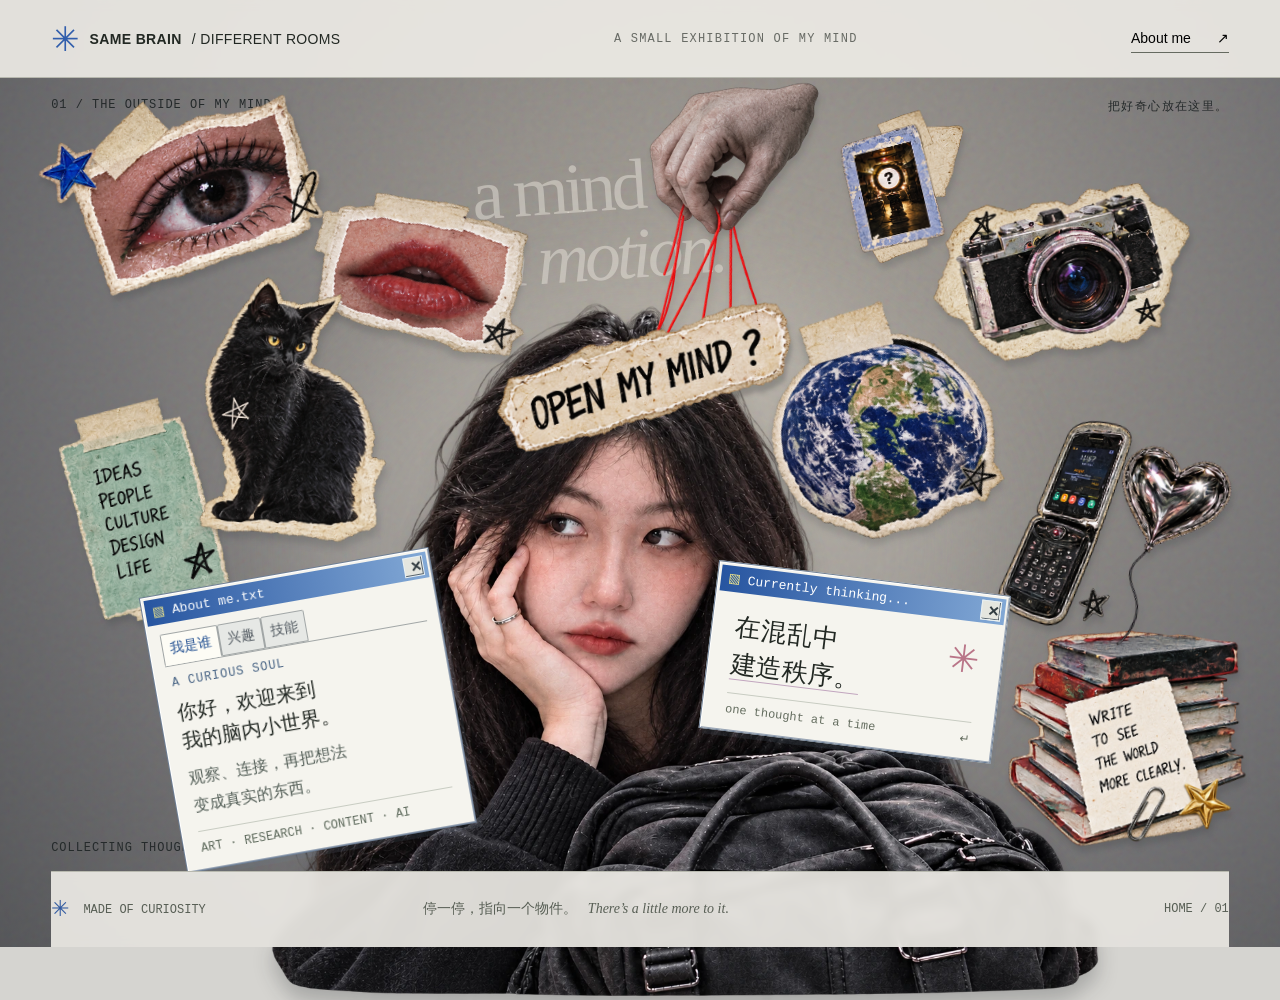
<file: index.html>
<!doctype html><html lang="en"><head><meta charset="UTF-8"/><meta name="viewport" content="width=device-width,initial-scale=1.0"/><meta name="description" content="Welcome to my brain. Explore IN STEP inside the Brain Building."/><link rel="icon" href="/favicon.svg"/><title>Brain Building — My Mind</title>  <script type="module" crossorigin src="/assets/index-tyO3PVcC.js"></script>
  <link rel="stylesheet" crossorigin href="/assets/index-DevWLBZy.css">
</head><body><div id="root"></div></body></html>
</file>
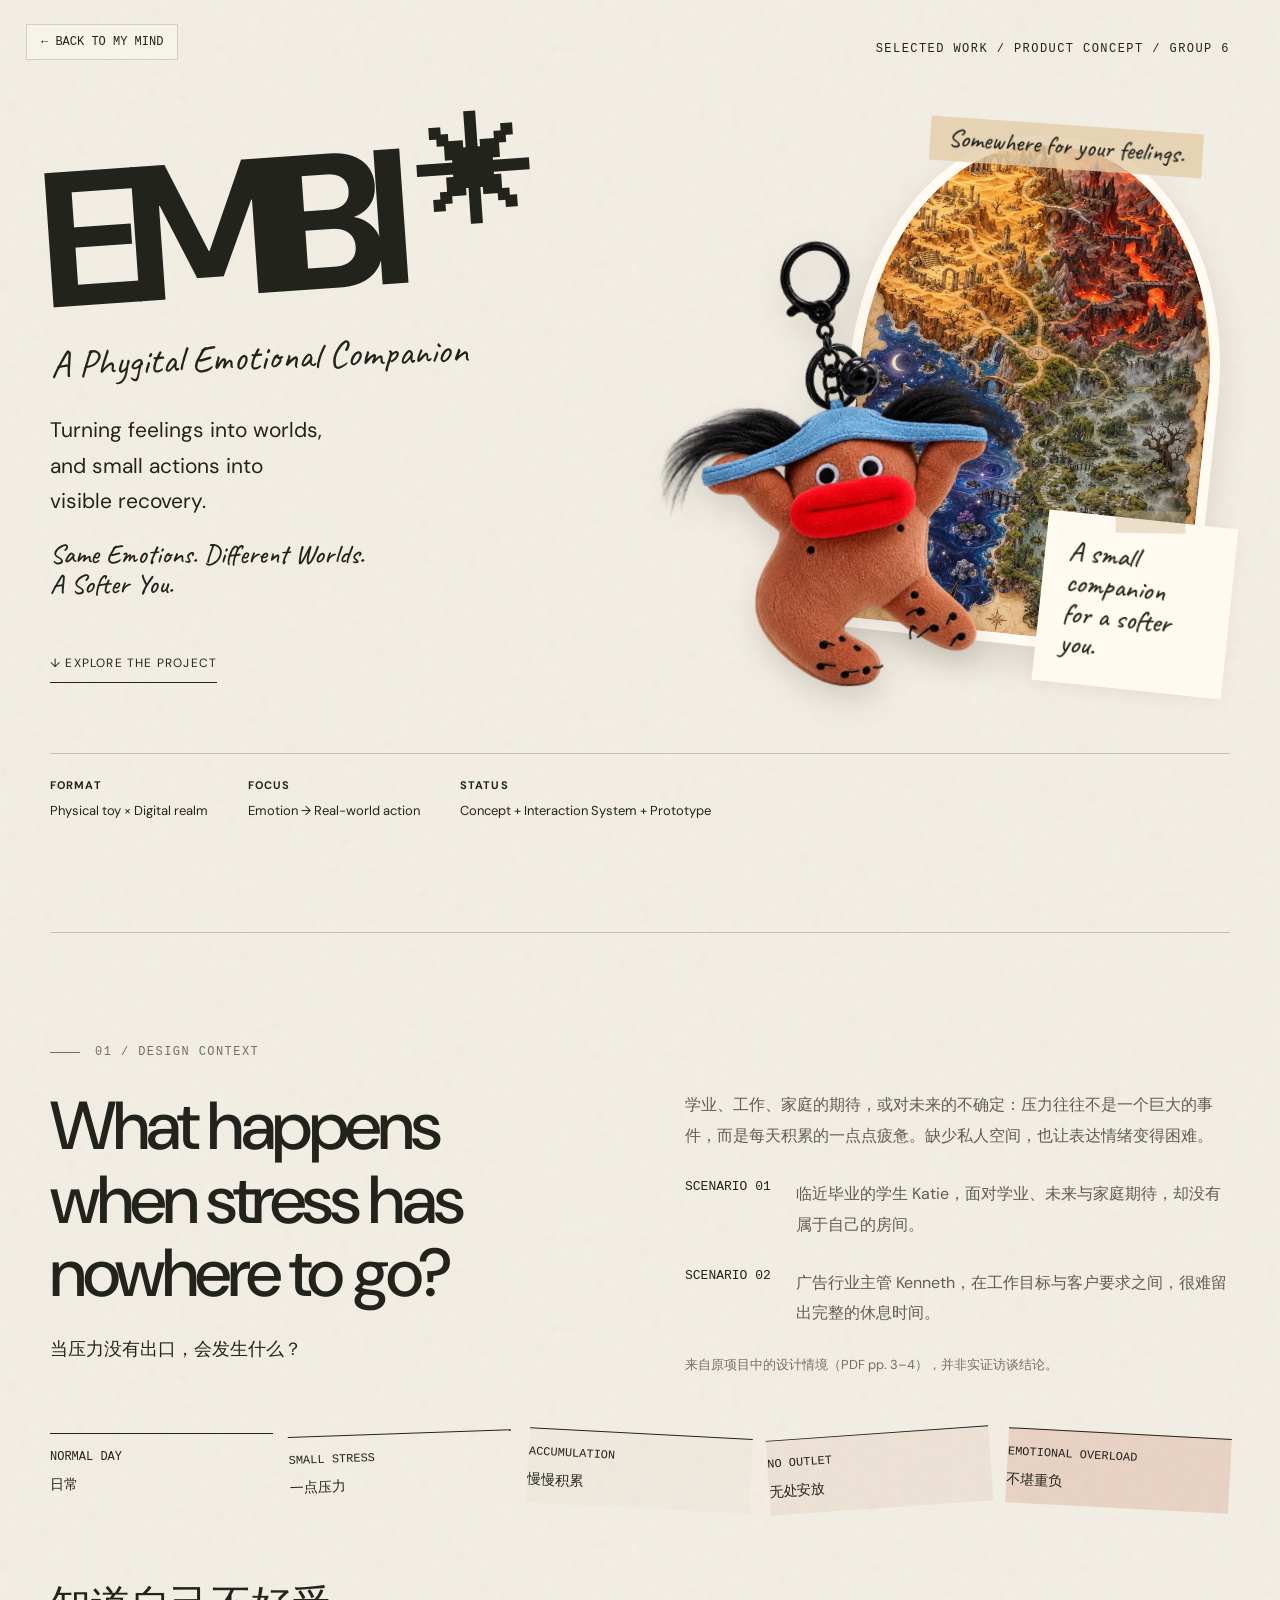
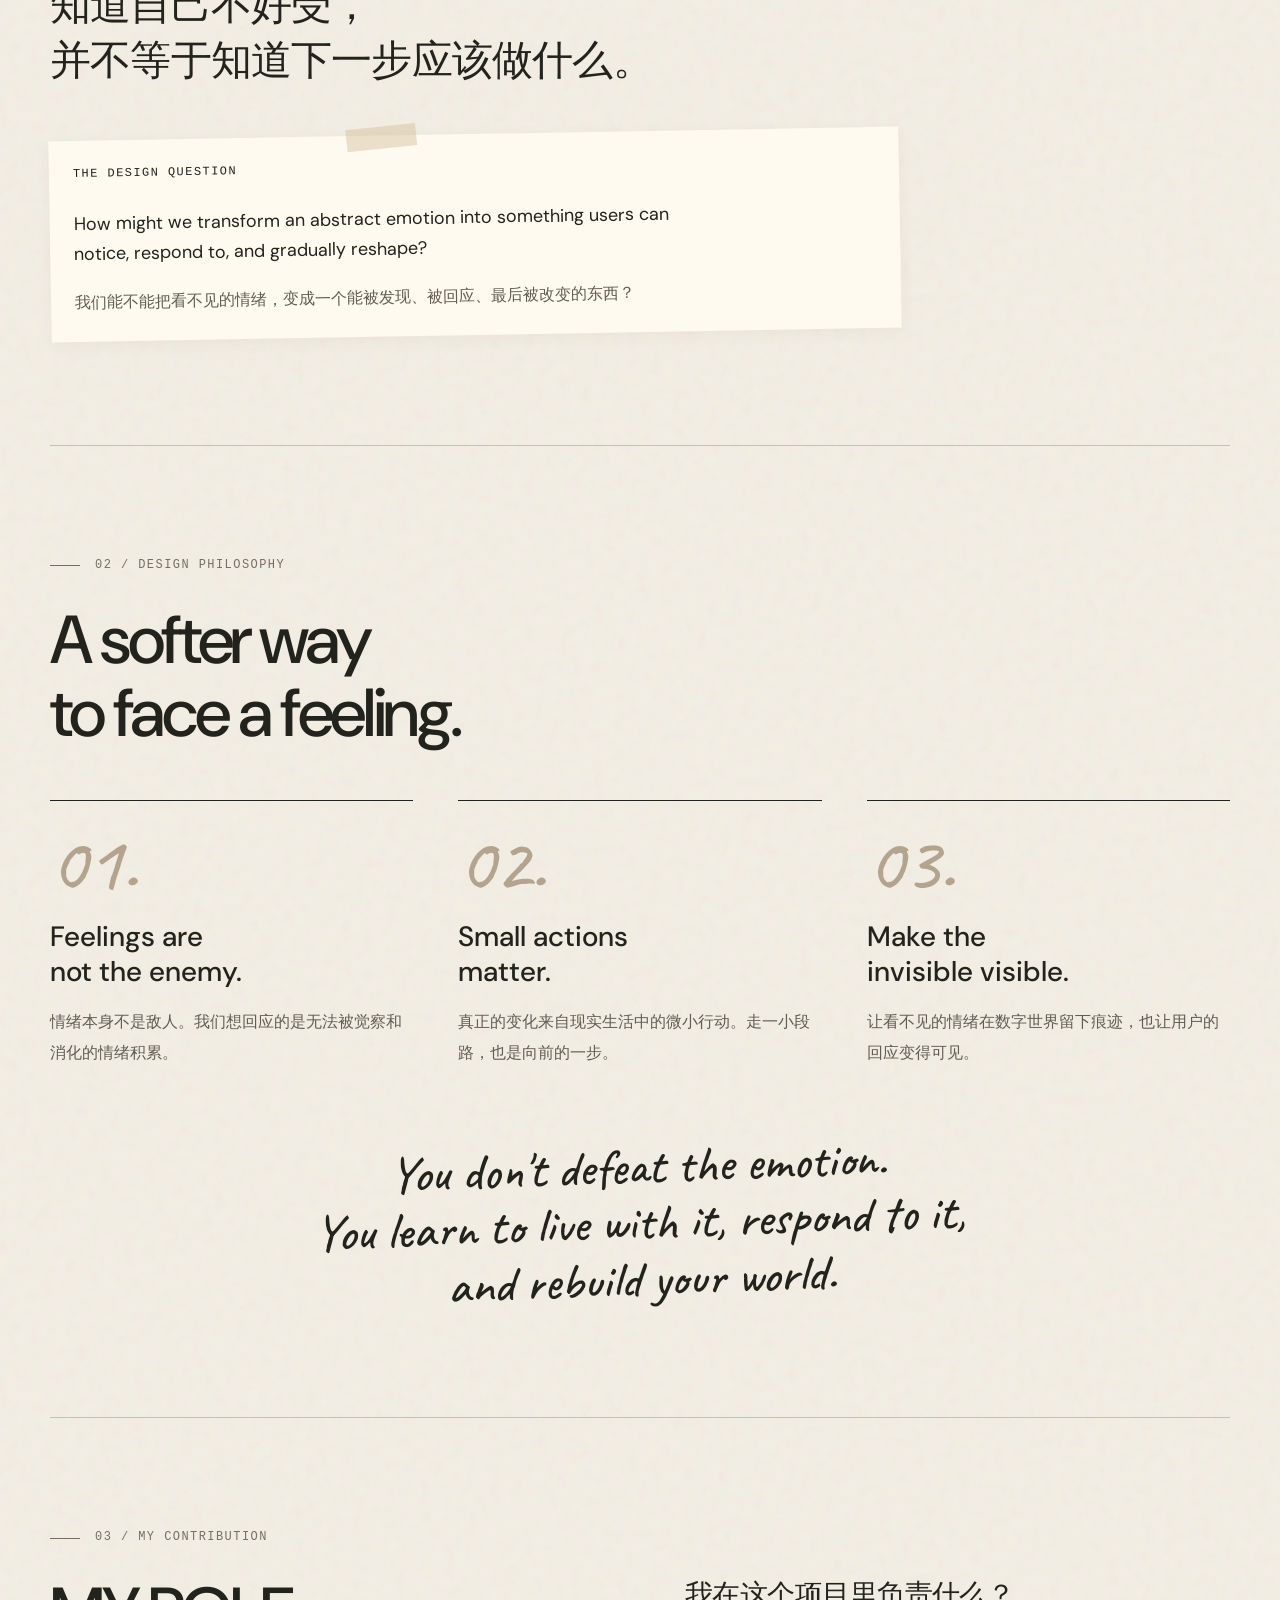
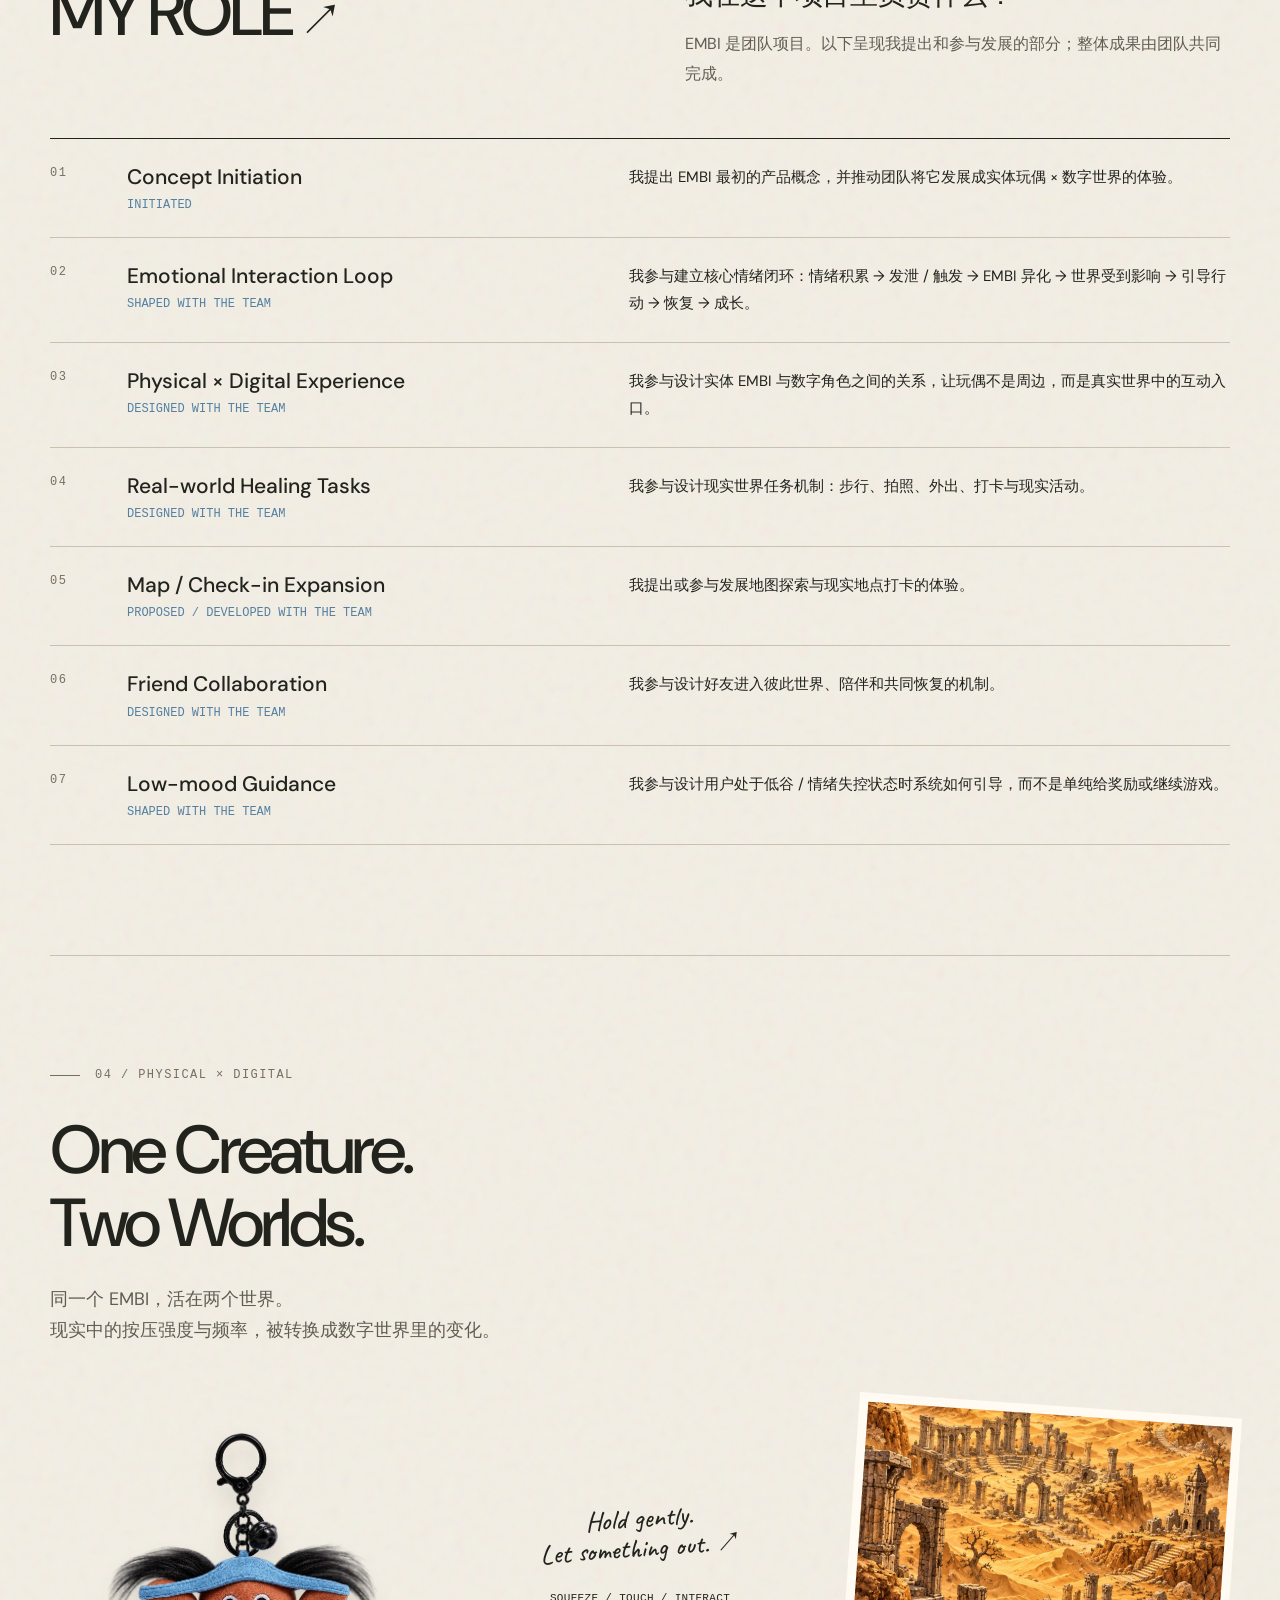
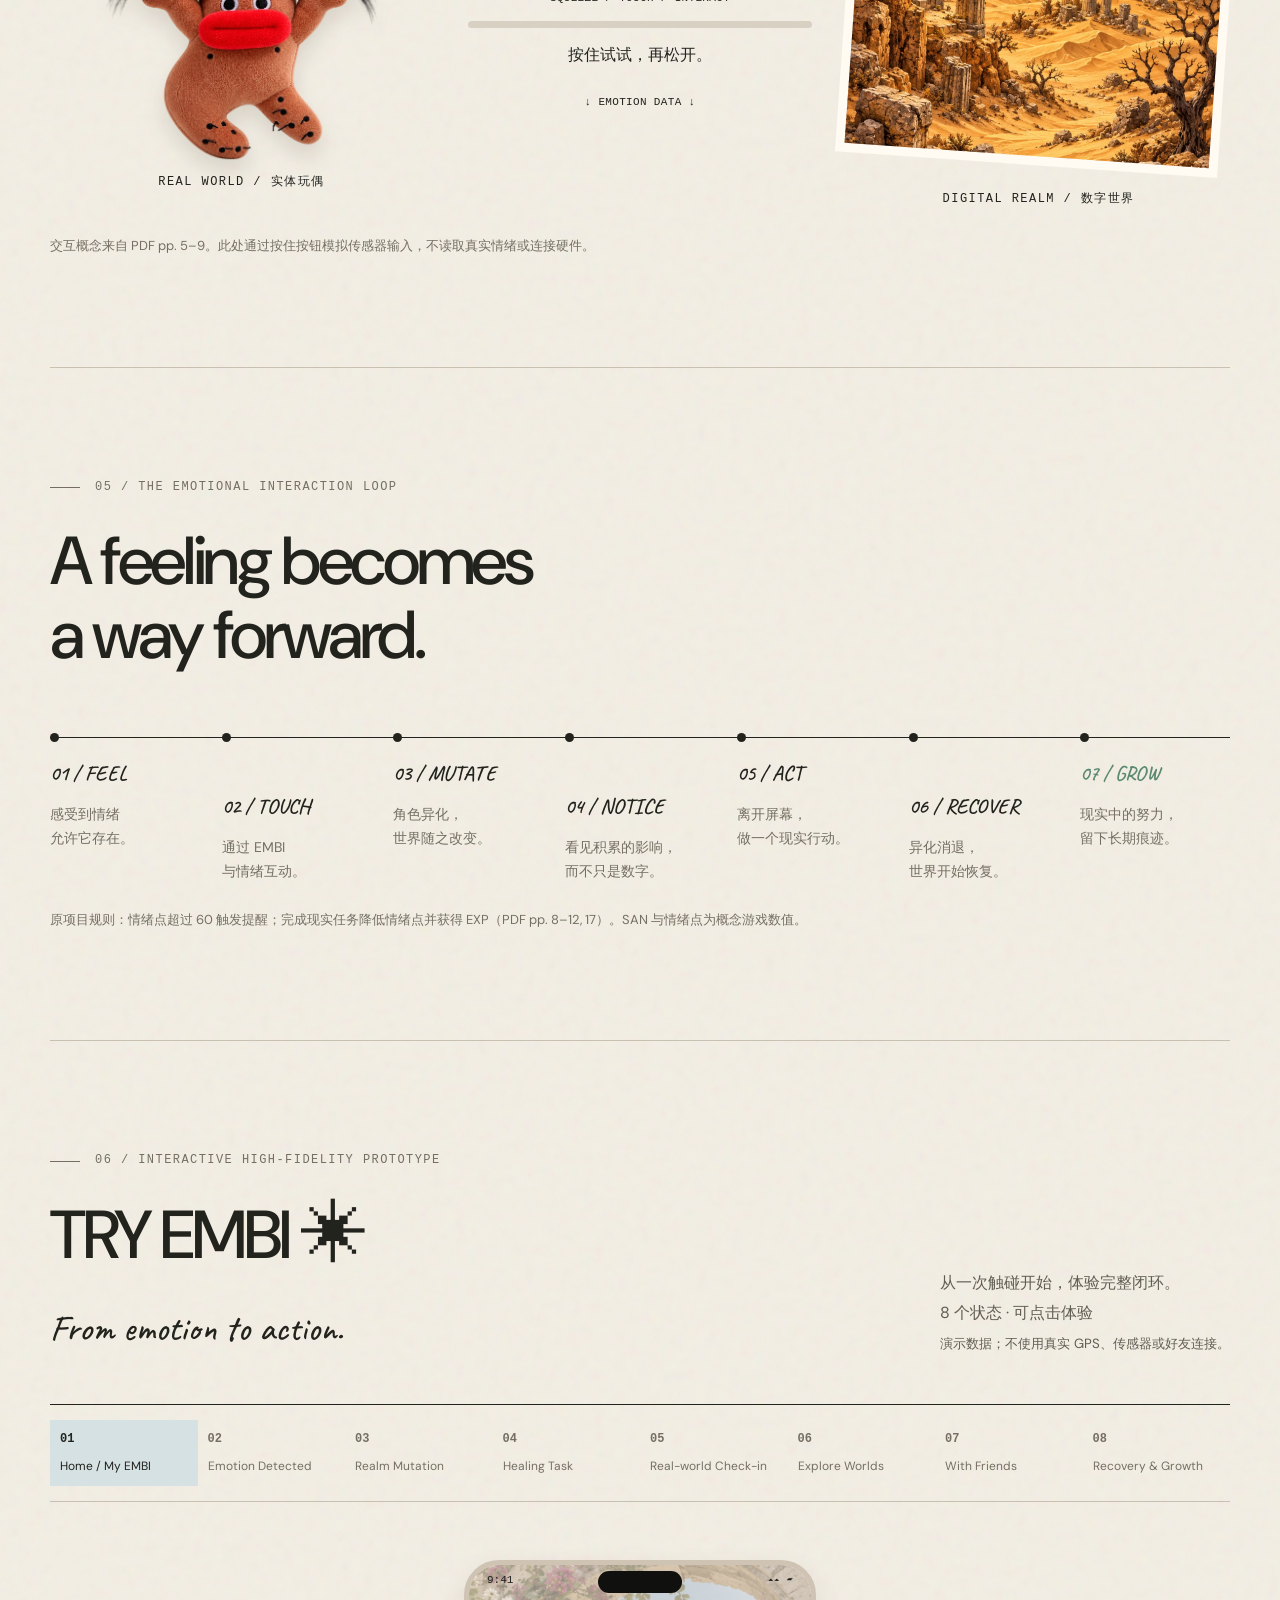
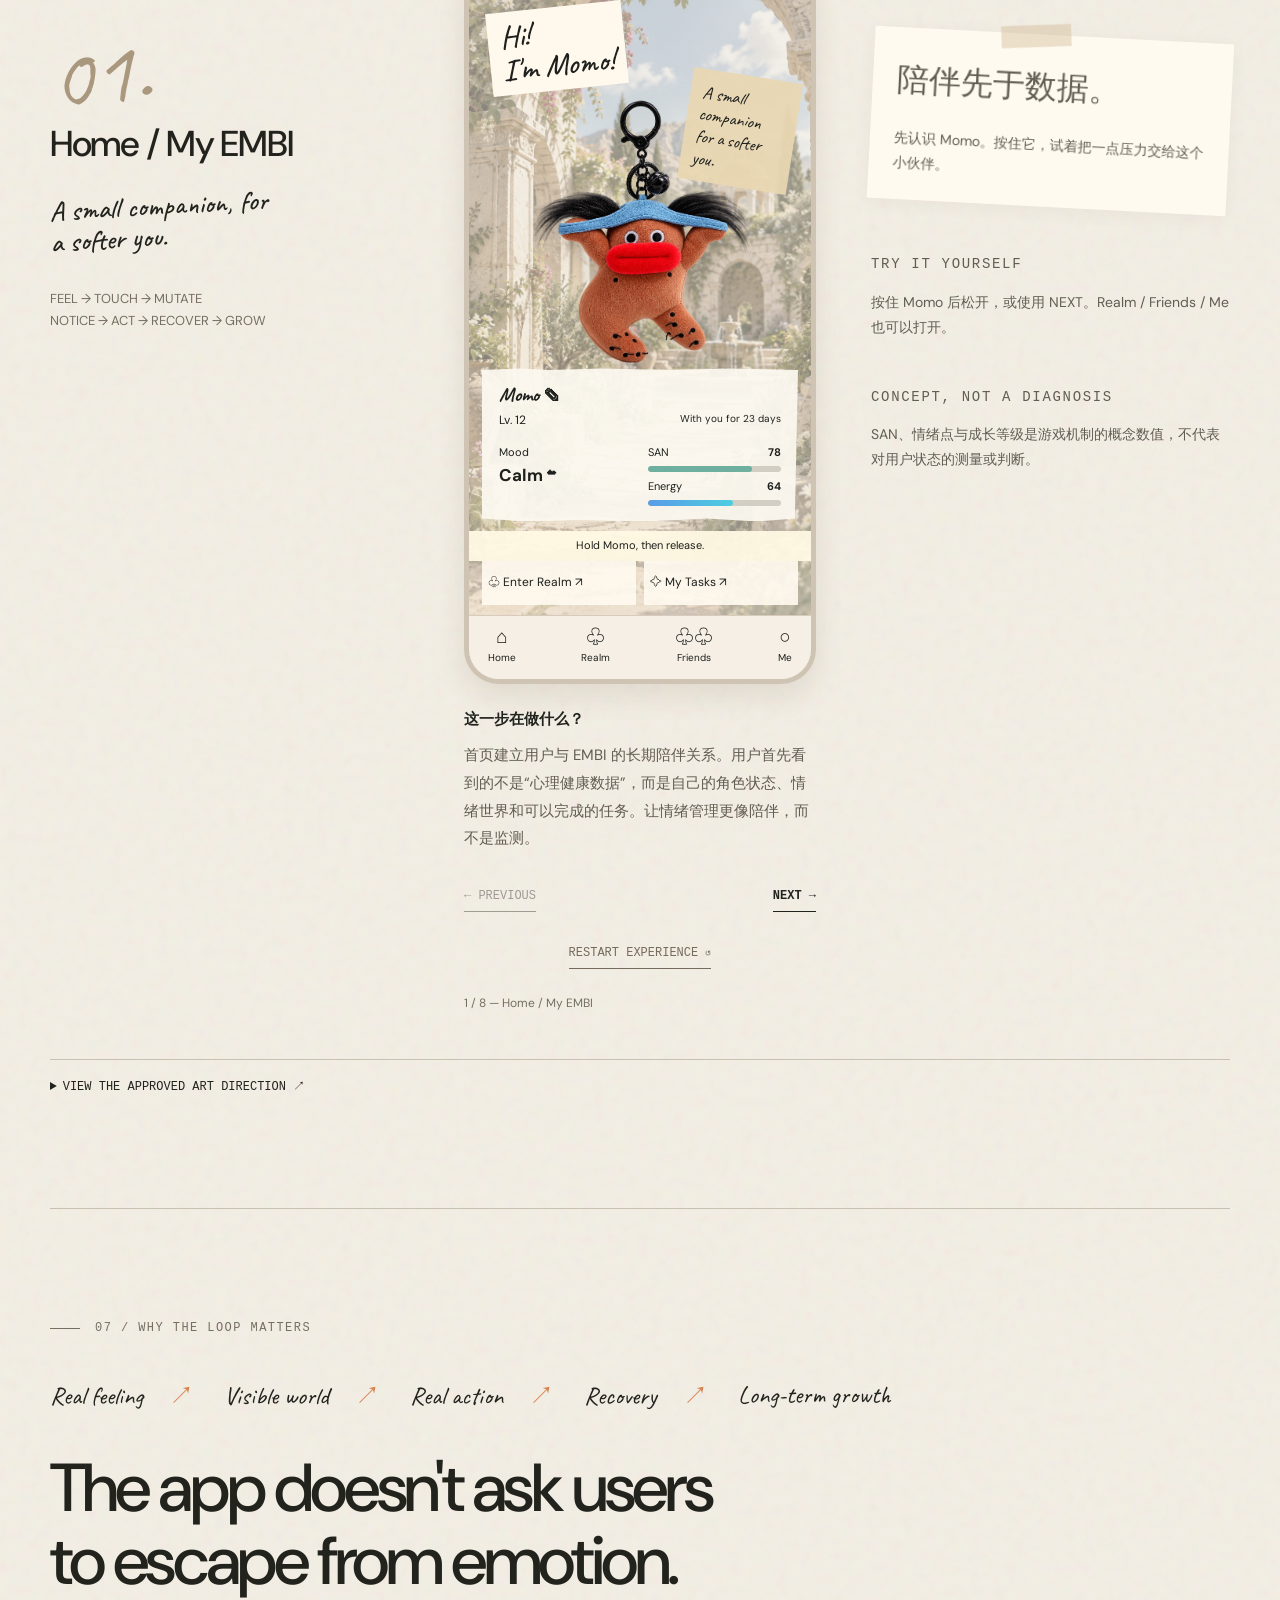
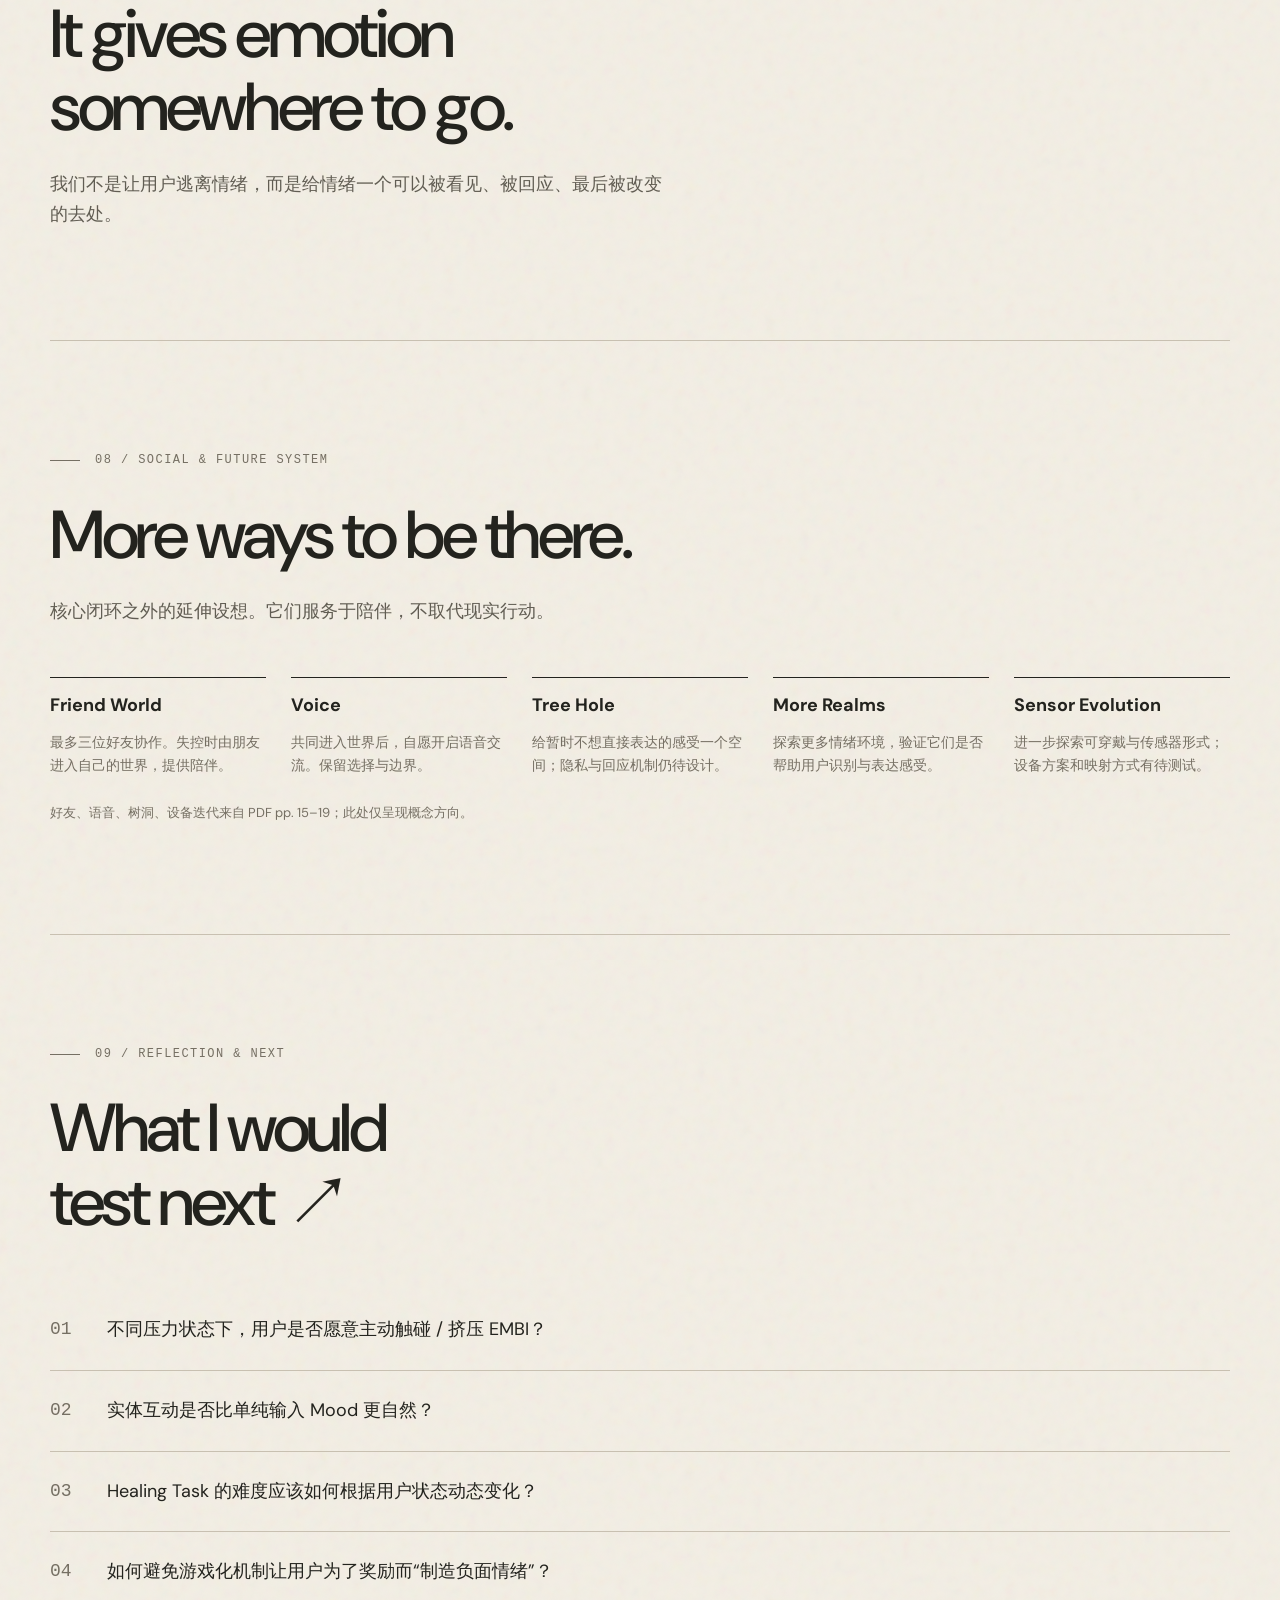
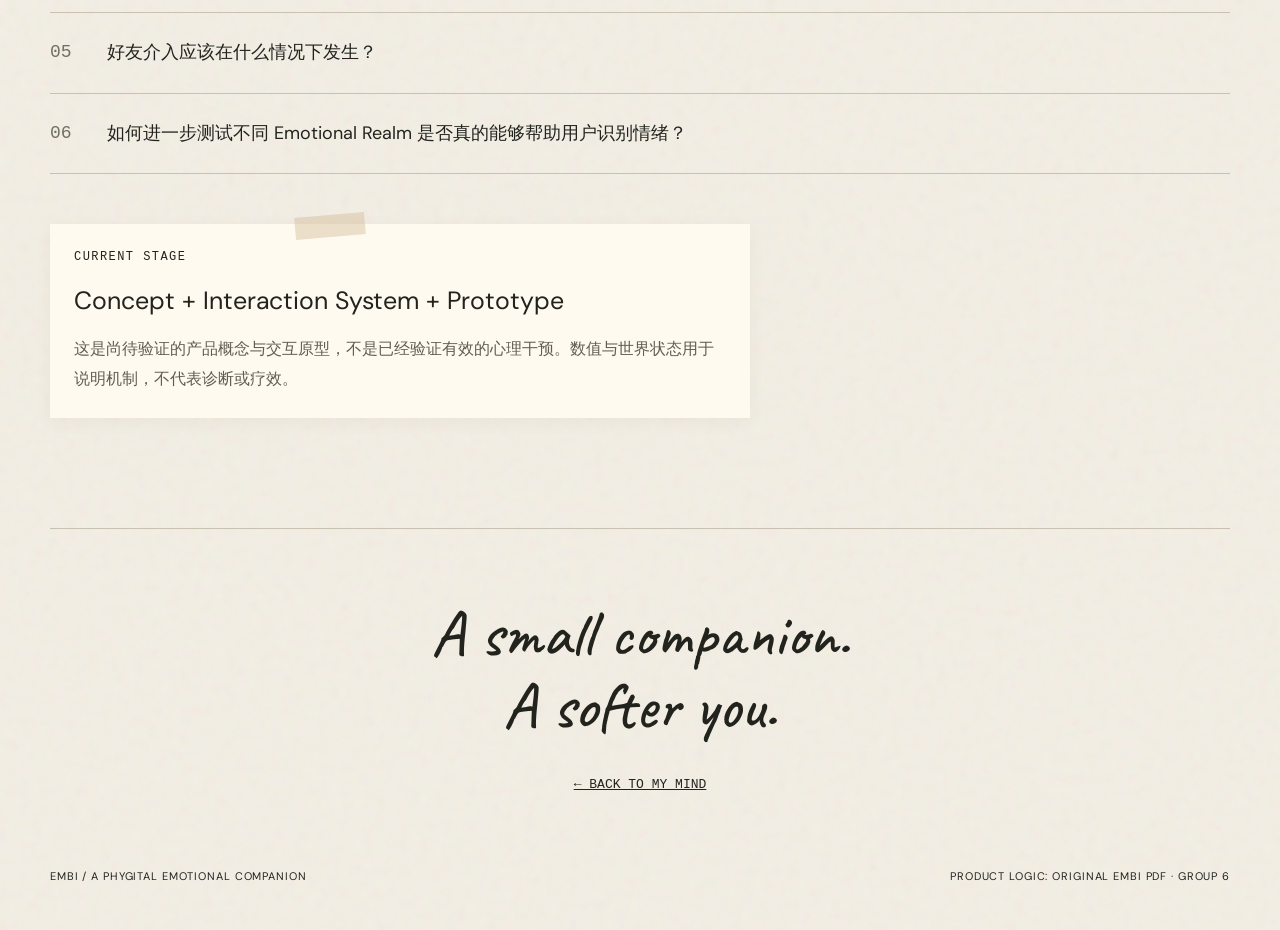
<file: projects/embi/index.html>
<!doctype html>
<html lang="zh-CN">
<head>
<meta charset="utf-8"><meta name="viewport" content="width=device-width,initial-scale=1">
<title>EMBI — A Phygital Emotional Companion</title>
<meta name="description" content="EMBI: turning feelings into worlds, and small actions into visible recovery. A concept, interaction system and interactive prototype.">
<link rel="icon" href="../../favicon.svg">
<link href="https://fonts.googleapis.com/css2?family=Caveat:wght@400;600;700&family=DM+Sans:wght@400;500;600;700&display=swap" rel="stylesheet">
<style>
:root{--paper:#f3eee4;--ink:#23231e;--muted:#756f63;--blue:#5480a2;--orange:#d78350;--line:#c8c0b1;--green:#5c8971}*{box-sizing:border-box}html{scroll-behavior:smooth;scroll-padding-top:80px}body{margin:0;background:var(--paper);color:var(--ink);font-family:'DM Sans',Arial,'PingFang SC',sans-serif;line-height:1.65;background-image:url("data:image/svg+xml,%3Csvg viewBox='0 0 160 160' xmlns='http://www.w3.org/2000/svg'%3E%3Cfilter id='n'%3E%3CfeTurbulence type='fractalNoise' baseFrequency='.7' numOctaves='3' stitchTiles='stitch'/%3E%3C/filter%3E%3Cpath fill='%23857965' opacity='.065' filter='url(%23n)' d='M0 0h160v160H0z'/%3E%3C/svg%3E")}a{color:inherit}button{font:inherit;color:inherit;cursor:pointer}button:disabled{cursor:default;opacity:.4}button,a{-webkit-tap-highlight-color:transparent}button:focus-visible,a:focus-visible,summary:focus-visible{outline:2px dashed var(--blue);outline-offset:5px}img{max-width:100%;display:block}figure{margin:0}h1,h2,h3,p{margin:0}h2{font-size:clamp(36px,5.3vw,76px);font-weight:500;line-height:1.08;letter-spacing:-.05em}h3{line-height:1.25}section{padding:110px 0;position:relative;border-bottom:1px solid var(--line)}.wrap{width:min(1280px,calc(100% - 100px));margin:auto}.mono,.eyebrow{font-family:monospace;font-size:12px;letter-spacing:.12em;text-transform:uppercase}.eyebrow{display:flex;align-items:center;gap:15px;margin-bottom:28px;color:var(--muted)}.eyebrow:before{content:'';width:30px;height:1px;background:currentColor}.hand{font-family:'Caveat','Bradley Hand',cursive;font-weight:500;line-height:1.1}.cn{line-height:1.9;font-size:16px;color:#615d53}.subtitle{font-size:18px;line-height:1.7;margin-top:24px;max-width:620px}.note{background:#fffaf0;padding:24px;box-shadow:0 4px 16px #5548320c;position:relative}.note:before{content:'';position:absolute;background:#d1bc9670;top:-9px;left:35%;width:70px;height:22px;transform:rotate(-5deg)}.torn{clip-path:polygon(0 1%,12% 0,21% 1%,38% 0,60% 1%,79% 0,100% 1%,99% 98%,87% 100%,71% 98%,52% 100%,30% 99%,14% 100%,0 98%)}.back{position:fixed;top:24px;left:26px;z-index:30;text-decoration:none;font:12px monospace;padding:10px 14px;background:#f7f3e9e8;border:1px solid #d6cdbf;backdrop-filter:blur(8px)}.reading{position:fixed;top:0;left:0;height:3px;background:var(--blue);width:0;z-index:40}.project-tag{position:absolute;right:0;top:40px}.hero{padding-top:125px;min-height:850px}.hero h1{font-size:clamp(110px,15vw,210px);font-weight:700;line-height:.9;letter-spacing:-.09em;transform:rotate(-4deg);margin-left:-10px}.hero h1 span{font-family:'Caveat',cursive;font-size:.6em;vertical-align:top;margin-left:25px}.hero-sub{font:clamp(24px,3vw,40px)/1.2 'Caveat',cursive;transform:rotate(-2deg);margin-top:22px}.hero-grid{display:grid;grid-template-columns:1.04fr 1fr;align-items:center;gap:6%}.hero-copy{position:relative;z-index:2}.hero-copy .subtitle{max-width:440px;font-size:21px;margin:35px 0 20px}.hero-copy .hand{font-size:27px;max-width:340px}.explore{display:inline-block;margin-top:55px;text-decoration:none;border-bottom:1px solid;padding-bottom:8px;font-size:12px;letter-spacing:.1em}.hero-visual{position:relative;min-height:570px}.hero-reference{width:100%;margin-top:40px;border:9px solid #fffaf2;box-shadow:0 10px 30px #41302122;transform:rotate(3deg)}.hero-bottom{margin-top:58px;display:flex;gap:40px;border-top:1px solid var(--line);padding-top:22px}.hero-bottom span{display:block;font-size:13px}.hero-bottom b{display:block;font-size:11px;letter-spacing:.1em;margin-bottom:6px}.section-grid{display:grid;grid-template-columns:1fr 1fr;gap:90px}.quote{font-size:clamp(26px,3.2vw,43px);line-height:1.35;letter-spacing:-.02em;max-width:1000px}.pressure{display:flex;align-items:center;justify-content:space-between;margin:58px 0 70px;gap:16px}.pressure div{border-top:1px solid var(--ink);padding-top:16px;flex:1;font:12px monospace;min-height:75px}.pressure div:nth-child(2){transform:rotate(-2deg)}.pressure div:nth-child(3){transform:rotate(3deg);background:#ded5c430}.pressure div:nth-child(4){transform:rotate(-4deg);background:#d9bdad40}.pressure div:last-child{transform:rotate(3deg);background:#c6806340}.pressure small{display:block;margin-top:12px;font-family:Arial;font-size:14px}.framing{display:flex;gap:25px;align-items:flex-start;margin-top:28px}.framing b{font:13px monospace;white-space:nowrap}.philosophy{display:grid;grid-template-columns:repeat(3,1fr);gap:45px;margin-top:50px}.principle{border-top:1px solid;padding-top:18px}.principle .hand{font-size:80px;color:#b4a48d}.principle h3{font-size:28px;font-weight:500;margin:12px 0 18px}.manifesto{margin:70px auto 0;text-align:center;font-size:clamp(29px,4vw,55px);max-width:1000px;transform:rotate(-2deg)}.roles{margin-top:48px;border-top:1px solid}.role{display:grid;grid-template-columns:55px 1fr 1.25fr;gap:22px;padding:25px 0;border-bottom:1px solid var(--line);align-items:start}.role .mono{color:var(--muted)}.role h3{font-size:21px;font-weight:500}.role em{display:block;font:12px monospace;color:var(--blue);font-style:normal;margin-top:8px}.role p{font-size:15px;line-height:1.8}.source-note{margin-top:25px;font-size:13px;color:var(--muted)}.bond{display:grid;grid-template-columns:1fr .9fr 1fr;align-items:center;gap:35px;margin-top:60px}.bond-stage{min-height:350px;display:grid;place-items:center;position:relative}.squeeze{border:0;background:transparent;padding:0;touch-action:none;user-select:none;cursor:grab;position:relative}.squeeze img{width:280px;height:340px;object-fit:contain;transition:transform .16s;pointer-events:none;filter:drop-shadow(0 12px 10px #44332123)}.squeeze.holding img{transform:scale(.91,.86) rotate(-3deg)}.bond-center{text-align:center}.bond-center .hand{font-size:27px;transform:rotate(-4deg);margin-bottom:25px}.bond-center .mono{font-size:11px;letter-spacing:.03em}.meter{height:7px;background:#d7d0c3;border-radius:10px;overflow:hidden;margin:14px 0}.meter span{display:block;height:100%;width:0;background:var(--orange);transition:width .12s}.world-preview{height:360px;width:100%;object-fit:cover;border:9px solid #fffaf2;transform:rotate(4deg);transition:filter .4s}.bond-hint{font-size:14px;color:var(--muted);text-align:center}.loop{display:grid;grid-template-columns:repeat(7,1fr);margin:65px 0 25px;border-top:1px solid var(--ink);gap:22px}.loop article{padding-top:22px;position:relative}.loop article:before{content:'';position:absolute;top:-5px;width:9px;height:9px;border-radius:50%;background:var(--ink)}.loop article b{font:600 21px 'Caveat',cursive}.loop article p{font-size:14px;margin-top:15px;color:var(--muted);line-height:1.7}.loop article:nth-child(even){padding-top:55px}.loop article:last-child{color:var(--green)}.prototype-intro{display:flex;justify-content:space-between;gap:50px;align-items:end}.prototype-intro p{max-width:330px}.prototype-states{display:flex;gap:0;overflow:auto;margin:45px 0 0;border-top:1px solid var(--ink);border-bottom:1px solid var(--line);padding:15px 0}.state-tab{border:0;background:none;min-width:120px;flex:1;text-align:left;padding:10px;color:var(--muted);font-size:12px}.state-tab b{display:block;font-family:monospace;margin-bottom:7px}.state-tab[aria-selected=true]{background:#d6e1e3;color:var(--ink)}.prototype-preview{margin-top:40px}.prototype-preview img{border:1px solid var(--line)}.why{display:flex;gap:30px;flex-wrap:wrap;font:25px 'Caveat',cursive;margin:40px 0}.why span:not(:last-child):after{content:' ↗';padding-left:20px;color:var(--orange)}.secondary{margin-top:50px;display:grid;grid-template-columns:repeat(5,1fr);gap:25px}.secondary article{border-top:1px solid;padding-top:16px}.secondary h3{font-size:18px;margin-bottom:15px}.secondary p{font-size:14px;color:var(--muted)}.questions{list-style:none;counter-reset:q;padding:0;margin:50px 0}.questions li{counter-increment:q;display:flex;gap:35px;padding:25px 0;border-bottom:1px solid var(--line);font-size:18px}.questions li:before{content:'0' counter(q);font-family:monospace;color:var(--muted)}.outro{text-align:center;padding:70px 0 45px}.outro .hand{font-size:65px}.outro a{display:inline-block;margin-top:35px;font:13px monospace}.footer-line{display:flex;justify-content:space-between;gap:20px;margin-top:70px;font-size:11px;letter-spacing:.08em}.reveal{opacity:1}.js-motion .reveal{opacity:0;transform:translateY(18px);transition:opacity .7s,transform .7s}.js-motion .reveal.visible{opacity:1;transform:none}@media(max-width:900px){.wrap{width:calc(100% - 44px)}section{padding:75px 0}.hero-grid,.section-grid{gap:35px}.hero-visual{min-height:400px}.hero{min-height:auto}.philosophy{gap:22px}.bond{gap:15px}.loop{grid-template-columns:repeat(4,1fr);gap:35px}.loop article:nth-child(even){padding-top:22px}.secondary{grid-template-columns:repeat(3,1fr)}.role{grid-template-columns:30px 1fr 1.3fr}.prototype-intro{align-items:start}}@media(max-width:600px){.back{top:15px;left:15px;font-size:11px}.project-tag{font-size:10px;top:72px}.hero{padding-top:130px}.hero-grid,.section-grid{grid-template-columns:1fr}.hero h1{font-size:110px}.hero-visual{min-height:350px}.hero-bottom{gap:20px;flex-wrap:wrap}.pressure{gap:12px;flex-direction:column;align-items:stretch;margin:35px 0}.pressure div{min-height:50px;display:flex;justify-content:space-between}.pressure small{margin:0}.philosophy{grid-template-columns:1fr;gap:35px}.principle .hand{font-size:45px}.role{grid-template-columns:25px 1fr}.role p{grid-column:2}.bond{grid-template-columns:1fr}.bond-stage{min-height:280px}.bond-stage img{height:300px}.bond-center{max-width:300px;margin:auto}.world-preview{max-height:330px}.loop{grid-template-columns:repeat(2,1fr)}.prototype-intro{display:block}.prototype-intro p{margin-top:20px}.secondary{grid-template-columns:1fr 1fr}.questions li{font-size:16px;gap:18px}.footer-line{flex-direction:column}.outro .hand{font-size:45px}}@media(prefers-reduced-motion:reduce){html{scroll-behavior:auto}*,*:before,*:after{animation:none!important;transition:none!important}.js-motion .reveal{opacity:1;transform:none}}
.hero-visual .portal{position:absolute;width:70%;height:510px;right:0;top:10px;border:10px solid #fffaf2;object-fit:cover;transform:rotate(6deg);box-shadow:0 15px 35px #49382924;border-radius:48% 48% 2% 2%}.hero-visual .hero-toy{position:absolute;width:77%;height:460px;object-fit:contain;left:-10%;bottom:0;filter:drop-shadow(0 14px 15px #30201327);transform:rotate(-8deg)}.hero-sticker{position:absolute;bottom:5px;right:0;font-size:28px;width:190px;transform:rotate(6deg);z-index:2}.hero-world-label{position:absolute;right:5%;top:0;font-size:25px;z-index:3;background:#e2cda8c9;padding:8px 18px;transform:rotate(4deg)}.prototype-workbench{display:grid;grid-template-columns:1fr 352px 1fr;gap:55px;align-items:start;padding-top:58px}.state-context{padding-top:60px;position:sticky;top:100px}.state-context .number{font:90px/.9 'Caveat',cursive;color:#a9977e;transform:rotate(-6deg);display:block;margin-bottom:20px}.state-context h3{font-size:36px;letter-spacing:-.035em;font-weight:500;margin-bottom:25px}.state-context .hand{font-size:28px;max-width:220px;transform:rotate(-3deg)}.state-context p:last-child{margin-top:35px;font-size:13px;color:var(--muted);max-width:220px}.prototype-side{padding-top:75px}.prototype-side .note{transform:rotate(3deg);font-size:16px}.prototype-side .note .hand{font-size:32px;margin-bottom:16px}.prototype-side .mono{margin:45px 0 12px}.prototype-side p{font-size:14px;color:#615d53;line-height:1.8}.phone-column{width:352px}.phone{width:352px;height:724px;border:5px solid #cfc3b4;border-radius:35px;background:#e9e1d5;overflow:hidden;position:relative;box-shadow:0 4px 1px #fff7 inset,0 12px 28px #4a35201a;isolation:isolate;font-family:'DM Sans',Arial,sans-serif;color:#1e201d}.phone-status{position:absolute;top:8px;left:18px;right:18px;z-index:9;display:flex;justify-content:space-between;align-items:center;font:11px monospace;pointer-events:none}.phone-status:after{content:'';position:absolute;width:84px;height:22px;left:50%;transform:translateX(-50%);top:-2px;background:#10100e;border-radius:20px}.phone-screen{height:100%;width:100%;position:relative;display:flex;flex-direction:column;overflow:hidden;background:#eee7da;animation:screen-in .45s both}.phone-screen>*{position:relative;z-index:2}.scene-bg{position:absolute!important;inset:0;width:100%;height:100%;object-fit:cover;z-index:0!important;pointer-events:none;transition:filter 1s}.phone-screen:after{content:'';position:absolute;inset:0;background:linear-gradient(#f8f0e518,transparent 55%,#eae0cf55);z-index:0;pointer-events:none}.phone-header{padding:42px 20px 8px;flex:none}.phone-header .hand{font-size:31px;line-height:1.08}.phone-header .mono{font-size:10px;letter-spacing:.06em;margin-bottom:6px}.phone-paper{background:#fcf9f0ed;padding:15px 17px;margin:0 13px 10px;box-shadow:0 3px 8px #48372513}.phone-paper h4{font:700 20px/1.15 'Caveat',cursive;margin:0 0 5px}.phone-paper p{font-size:12px;margin:0}.phone .squeeze{align-self:center;flex:1;min-height:0;z-index:2;width:100%}.phone .squeeze img{width:100%;height:100%;max-height:310px;object-fit:contain}.toy-scene{position:relative;flex:1;min-height:0;display:flex;align-items:center;justify-content:center}.toy-scene .toy{height:100%;width:96%;object-fit:contain;filter:drop-shadow(0 6px 7px #1f170e44);max-height:360px;animation:toy-in .7s both}.phone-bottom{margin-top:auto;position:relative;z-index:3}.phone .cta{border:0;border-radius:35px;background:#20211f;color:#fff;padding:14px 17px;font:13px/1.2 'DM Sans',sans-serif;display:block;width:calc(100% - 26px);margin:9px 13px 13px;text-align:center;min-height:44px}.phone .cta:hover{background:#3d443d}.phone .cta.light{background:#faf6ed;color:#25251f;border:1px solid #b5aa97}.phone .stats{display:grid;grid-template-columns:1fr 1fr;gap:15px;margin-top:12px}.phone .stats p{font-size:11px}.phone .stats strong{display:block;font-size:17px}.phone .bar{height:6px;background:#d3cec4;border-radius:6px;overflow:hidden;margin-top:5px}.phone .bar span{height:100%;display:block;background:#6eafa0;border-radius:6px}.phone .bar.red span{background:linear-gradient(90deg,#e5ae74,#d96051)}.phone .bar.blue span{background:linear-gradient(90deg,#599ce7,#4dcee0)}.phone-actions{display:flex;gap:8px;margin:0 13px 10px}.phone-actions button{flex:1;border:0;background:#fffaf0e8;padding:12px 6px;font-size:12px;text-align:left}.phone-nav{display:flex;justify-content:space-between;padding:9px 13px 13px;background:#f5efe5;border-top:1px solid #d7cbbd}.phone-nav button{border:0;background:none;font-size:10px;text-align:center;padding:0 6px}.phone-nav button span{display:block;font-size:19px;line-height:1.3}.phone-caption{margin:22px 0 0;font-size:15px;line-height:1.85;color:#625c51}.phone-caption h4{font-size:15px;color:#24251f;margin:0 0 8px}.prototype-controls{display:flex;justify-content:space-between;gap:15px;margin-top:28px}.prototype-controls button,.restart{border:0;border-bottom:1px solid;background:none;font:12px monospace;padding:8px 0}.restart{display:block;margin:25px auto;color:#756b5c}.demo-feedback{font-size:11px;padding:6px 14px;min-height:30px;text-align:center;line-height:1.5;background:#fff9e4f0}.status-delta{display:flex;justify-content:space-between;font-size:15px;margin-top:12px}.status-delta strong{font-size:20px}.detected .scene-bg{filter:blur(4px) saturate(.65);transform:scale(1.03)}.detected .hand{font-size:38px}.detected .toy-scene{transform:scale(.98)}.detected .bubble{position:absolute;right:14px;top:15px;font:18px 'Caveat',cursive;padding:9px 15px;background:#fffaed;border:1px solid #524334;border-radius:55% 45% 45% 15%;transform:rotate(12deg)}.mutated .phone-header{background:#f5d5aacf;margin:40px 13px 0;padding:14px}.mutated .phone-header .hand{font-size:26px}.mutated .toy{animation:mutation-in 1s both}.mutated .phone-paper{background:#f7e5cdf2}.mutated .scene-bg{filter:sepia(.2)}.task .phone-header{padding-top:50px;text-align:center}.task .phone-header .hand{font-size:30px;transform:rotate(-5deg);background:#fffaf0;padding:12px}.task-photo{height:170px;width:calc(100% - 26px);object-fit:cover;margin:10px 13px 0;border:7px solid #fffaf0;border-bottom:0}.task-list{list-style:none;margin:12px 0 0;padding:0;font-size:12px;line-height:1.9}.task-list li:before{content:'✓';color:var(--blue);margin-right:8px}.task-meta{display:flex;justify-content:space-between;margin-top:12px;font-size:12px}.alternative-tasks{display:flex;gap:8px;margin:0 13px 10px}.alternative-tasks button{border:1px solid #d6c8b5;background:#fbf6eb;flex:1;font-size:12px;padding:11px 6px}.alternative-tasks button[aria-pressed=true]{border-color:var(--blue);background:#e5edf0}.checkin-map{position:relative;height:345px;flex:none;background:#e4e6d7;overflow:hidden}.checkin-map svg{display:block;width:100%;height:100%}.checkin-map .map-toy{position:absolute;width:65px;height:90px;object-fit:contain;left:45%;top:47%;filter:drop-shadow(0 2px 4px #0004);transition:left .5s,top .5s}.map-speech{position:absolute;top:60px;left:90px;font:20px 'Caveat',cursive;background:#fffaf2;padding:8px 15px;transform:rotate(-5deg)}.map-badge{position:absolute;bottom:10px;left:13px;background:#fff9;font-size:10px;padding:3px 6px}.checkin .phone-paper{margin-top:-10px}.checkin .distance{font-size:26px}.checkin .distance small{font-size:14px}.checkin-photos{display:flex;gap:5px;margin:10px 13px}.checkin-photos img{width:58px;height:62px;object-fit:cover;border:3px solid #fffaf2}.checkin-photos button{border:1px dashed #948878;background:#fcf6e9;width:58px;font-size:24px}.checkin-tools{display:flex;gap:6px;margin:4px 13px}.checkin-tools button{font-size:11px;border:1px solid #bfb4a1;background:#fbf8ef;padding:8px 4px;flex:1}.checkin-tools button[aria-pressed=true]{background:#d3e3d3}.worlds .phone-header{position:absolute;top:0;width:100%;text-align:center;z-index:4}.worlds .phone-header .hand{display:inline-block;background:#fff9ed;padding:8px 20px;transform:rotate(-4deg);font-size:28px;box-shadow:0 2px 10px #0002}.world-map{position:absolute!important;inset:0;z-index:1!important}.realm-choice{position:absolute;width:44%;height:27%;border:0;background:transparent;border-radius:50%;display:flex;align-items:center;justify-content:center;flex-direction:column;gap:5px;transition:background .2s,transform .2s}.realm-choice:hover,.realm-choice[aria-pressed=true]{background:#fff7;transform:scale(1.025);outline:1px dashed #fff8}.realm-choice .realm-title{font:17px/1.05 'Caveat',cursive;padding:6px 10px;border-radius:8px;background:#fbe3ac;box-shadow:0 2px 5px #0002;max-width:132px}.realm-choice img{height:66px;object-fit:contain;filter:drop-shadow(0 3px 3px #0005)}.realm-choice:nth-child(1){left:3%;top:16%}.realm-choice:nth-child(2){right:3%;top:16%}.realm-choice:nth-child(2) .realm-title{background:#ffc3bb}.realm-choice:nth-child(3){left:3%;top:44%}.realm-choice:nth-child(3) .realm-title{background:#c8d8ff}.realm-choice:nth-child(4){right:3%;top:44%}.realm-choice:nth-child(4) .realm-title{background:#dedce7}.realm-choice[data-realm=anger] img{filter:sepia(.8) saturate(2)}.realm-choice[data-realm=loneliness] img{filter:grayscale(.3) hue-rotate(170deg)}.realm-choice[data-realm=sadness] img{filter:grayscale(.85)}.worlds .phone-bottom{width:100%;background:linear-gradient(transparent,#eee4d3);padding-top:30px}.realm-detail h4{font-size:23px}.realm-detail .realm-description{margin-top:6px;font-size:12px}.friends-photo{height:240px;width:100%;object-fit:cover;margin-top:0}.friends .phone-header{padding-bottom:14px}.friends .phone-header .hand{font-size:33px}.friend-status{display:flex;justify-content:space-between;font-size:11px;padding:9px 14px;background:#fff8}.friend-tabs{display:flex;gap:6px;padding:8px 13px}.friend-tabs button{background:transparent;border:0;border-bottom:1px solid transparent;padding:5px;flex:1;font-size:12px}.friend-tabs button[aria-selected=true]{border-bottom-color:#28281f;font-weight:700}.friend-panel{padding:0 14px;min-height:163px}.friend-panel p{font-size:12px}.moment-meta{font-size:11px;color:#6a6254;margin:3px 0 7px}.moments-grid{display:flex;gap:5px;margin-top:8px}.moments-grid img{width:calc(33.333% - 4px);height:74px;object-fit:cover;border:3px solid #fffaf1}.message-bubble{background:#fffaf0;border-radius:10px 10px 10px 0;padding:12px;font-size:12px;margin:6px 0}.message-button{border:1px solid #9baf99;background:#e0ebdc;border-radius:15px;padding:6px 13px;font-size:11px}.recovery .phone-header{padding-top:47px;transform:rotate(-5deg);text-align:center}.recovery .phone-header .hand{font-size:37px}.recovery .toy{animation:recover-in 1.2s both}.recovery .scene-bg{animation:world-recover 1.5s both}.growth{display:flex;justify-content:space-around;text-align:center;background:#fffaf1d9;margin:0 13px;font-size:11px;padding:6px}.growth img{height:64px;width:64px;object-fit:contain}.growth>div:first-child img{filter:saturate(.7);transform:scale(.8)}.growth>div:last-child{position:relative}.growth .mark{position:absolute;right:8px;top:0;font-size:20px;color:#ce9050}.world-notice{font-size:11px!important;line-height:1.55!important;margin-top:7px!important}.me-sheet{position:absolute;inset:45px 12px 14px;z-index:12;background:#fff9ef;padding:22px;box-shadow:0 8px 25px #0003;border-radius:15px}.me-sheet h3{font:32px 'Caveat',cursive}.me-sheet img{height:240px;margin:auto;object-fit:contain}.me-sheet p{font-size:13px;margin:15px 0}.me-sheet button{margin:20px 0!important;width:100%!important}.home-sticker{position:absolute;right:16px;top:110px;width:110px;font:18px 'Caveat',cursive;background:#ead8b2ed;padding:12px;transform:rotate(9deg);z-index:4}.home .scene-bg{opacity:.45;filter:saturate(.65)}.home .phone-header .hand{display:inline-block;background:#fff9ed;padding:8px 12px;transform:rotate(-6deg)}.phone .pulse{animation:pulse .5s}.phone .mutant-ghost{position:absolute;width:96%;height:100%;object-fit:contain;animation:ghost-out .8s both;pointer-events:none}.phone .growth-caption{font-size:10px;padding:5px 15px;background:#fffaf1cc}.prototype-announcement{font-size:12px;color:var(--muted);margin-top:10px}.prototype-controls .next{font-weight:bold}.reference-details{margin-top:45px;border-top:1px solid var(--line);padding-top:18px}.reference-details summary{font-size:12px;font-family:monospace;cursor:pointer}.reference-details img{margin-top:20px}.reference-details p{font-size:13px;color:var(--muted);margin-top:12px}@keyframes screen-in{from{opacity:0;transform:translateY(8px)}to{opacity:1;transform:none}}@keyframes toy-in{from{opacity:0;transform:scale(.96)}to{opacity:1;transform:none}}@keyframes mutation-in{from{opacity:0;transform:scale(.86)}to{opacity:1;transform:scale(1)}}@keyframes ghost-out{from{opacity:1}to{opacity:0;transform:scale(1.08)}}@keyframes recover-in{from{filter:grayscale(1);transform:scale(.96)}to{filter:grayscale(0);transform:scale(1)}}@keyframes world-recover{from{filter:grayscale(1) brightness(.65)}to{filter:grayscale(0) brightness(1)}}@keyframes pulse{50%{transform:scale(.96)}}@media(max-width:1100px){.prototype-workbench{gap:28px;grid-template-columns:1fr 352px}.prototype-side{display:none}.state-context h3{font-size:30px}}@media(max-width:700px){.prototype-workbench{grid-template-columns:1fr;justify-items:center;gap:25px;padding-top:30px}.state-context{position:static;padding:0;display:flex;align-items:center;gap:20px;width:min(352px,100%)}.state-context .number{font-size:55px;margin:0}.state-context h3{font-size:25px;margin:0}.state-context .hand,.state-context p:last-child{display:none}.phone-column{max-width:100%}.phone{max-width:100%;width:352px}.hero-visual .portal{height:340px;width:72%}.hero-visual .hero-toy{height:310px}.hero-sticker{font-size:23px;width:155px}.hero-world-label{font-size:20px}.phone-caption{font-size:14px}.hero-visual{min-height:390px}}@media(max-width:380px){.wrap{width:calc(100% - 28px)}.phone{width:324px;height:710px}.phone-column{width:324px}.phone-header .hand{font-size:29px}}

.checkin-map{height:310px}.friends-photo{height:220px;flex-shrink:0;object-fit:contain;background:#e3dccd}.phone-screen section.me-sheet{border:0}

.worlds>.scene-bg{top:45px;height:515px;object-fit:cover}.worlds .realm-choice:nth-child(3),.worlds .realm-choice:nth-child(4){top:45%}
@media(max-width:700px){.prototype-workbench{grid-template-columns:minmax(0,1fr)}.phone-column{min-width:0;width:min(352px,100%)}.phone{width:100%}.state-context{min-width:0}.state-context h3{overflow-wrap:anywhere}}
body{overflow-x:clip}.hero-visual .portal{right:12px;width:68%}@media(max-width:600px){.hero-visual .hero-toy{left:0}.hero h1{font-size:clamp(90px,28vw,110px);margin-left:0}}
</style>
</head>
<body>
<div class="reading" aria-hidden="true"></div><a class="back" href="/mind">← BACK TO MY MIND</a>
<main class="wrap">
<section class="hero" id="top"><span class="project-tag mono">Selected work / Product concept / Group 6</span><div class="hero-grid"><div class="hero-copy"><h1>EMBI<span>✳</span></h1><p class="hero-sub">A Phygital Emotional Companion</p><p class="subtitle">Turning feelings into worlds,<br>and small actions into<br>visible recovery.</p><p class="hand">Same Emotions. Different Worlds.<br>A Softer You.</p><a class="explore" href="#background">↓ EXPLORE THE PROJECT</a></div><div class="hero-visual" id="heroVisual"><img class="hero-reference" src="../../assets/embi/embi-hifi-reference.webp" alt="已确认的 EMBI 拼贴视觉方向：实体陪伴、情绪世界与现实行动"></div></div><div class="hero-bottom"><div><b>FORMAT</b><span>Physical toy × Digital realm</span></div><div><b>FOCUS</b><span>Emotion → Real-world action</span></div><div><b>STATUS</b><span>Concept + Interaction System + Prototype</span></div></div></section>
<section id="background"><p class="eyebrow">01 / Design context</p><div class="section-grid"><div><h2>What happens<br>when stress has<br>nowhere to go?</h2><p class="hand subtitle">当压力没有出口，会发生什么？</p></div><div><p class="cn">学业、工作、家庭的期待，或对未来的不确定：压力往往不是一个巨大的事件，而是每天积累的一点点疲惫。缺少私人空间，也让表达情绪变得困难。</p><div class="framing"><b>SCENARIO 01</b><p class="cn">临近毕业的学生 Katie，面对学业、未来与家庭期待，却没有属于自己的房间。</p></div><div class="framing"><b>SCENARIO 02</b><p class="cn">广告行业主管 Kenneth，在工作目标与客户要求之间，很难留出完整的休息时间。</p></div><p class="source-note">来自原项目中的设计情境（PDF pp. 3–4），并非实证访谈结论。</p></div></div><div class="pressure"><div>NORMAL DAY<small>日常</small></div><div>SMALL STRESS<small>一点压力</small></div><div>ACCUMULATION<small>慢慢积累</small></div><div>NO OUTLET<small>无处安放</small></div><div>EMOTIONAL OVERLOAD<small>不堪重负</small></div></div><p class="quote">知道自己不好受，<br>并不等于知道下一步应该做什么。</p><div class="note" style="margin-top:45px;max-width:850px;transform:rotate(-1deg)"><p class="mono">The design question</p><p class="subtitle">How might we transform an abstract emotion into something users can notice, respond to, and gradually reshape?</p><p class="cn" style="margin-top:18px">我们能不能把看不见的情绪，变成一个能被发现、被回应、最后被改变的东西？</p></div></section>
<section id="philosophy"><p class="eyebrow">02 / Design philosophy</p><h2>A softer way<br>to face a feeling.</h2><div class="philosophy"><article class="principle"><span class="hand">01.</span><h3>Feelings are<br>not the enemy.</h3><p class="cn">情绪本身不是敌人。我们想回应的是无法被觉察和消化的情绪积累。</p></article><article class="principle"><span class="hand">02.</span><h3>Small actions<br>matter.</h3><p class="cn">真正的变化来自现实生活中的微小行动。走一小段路，也是向前的一步。</p></article><article class="principle"><span class="hand">03.</span><h3>Make the<br>invisible visible.</h3><p class="cn">让看不见的情绪在数字世界留下痕迹，也让用户的回应变得可见。</p></article></div><p class="manifesto hand">You don't defeat the emotion.<br>You learn to live with it, respond to it,<br>and rebuild your world.</p></section>
<section id="role"><p class="eyebrow">03 / My contribution</p><div class="section-grid"><h2>MY ROLE<span class="hand" style="font-size:.65em"> ↗</span></h2><div><p class="quote" style="font-size:28px">我在这个项目里负责什么？</p><p class="cn" style="margin-top:15px">EMBI 是团队项目。以下呈现我提出和参与发展的部分；整体成果由团队共同完成。</p></div></div><div class="roles">
<article class="role"><span class="mono">01</span><h3>Concept Initiation<em>INITIATED</em></h3><p>我提出 EMBI 最初的产品概念，并推动团队将它发展成实体玩偶 × 数字世界的体验。</p></article>
<article class="role"><span class="mono">02</span><h3>Emotional Interaction Loop<em>SHAPED WITH THE TEAM</em></h3><p>我参与建立核心情绪闭环：情绪积累 → 发泄 / 触发 → EMBI 异化 → 世界受到影响 → 引导行动 → 恢复 → 成长。</p></article>
<article class="role"><span class="mono">03</span><h3>Physical × Digital Experience<em>DESIGNED WITH THE TEAM</em></h3><p>我参与设计实体 EMBI 与数字角色之间的关系，让玩偶不是周边，而是真实世界中的互动入口。</p></article>
<article class="role"><span class="mono">04</span><h3>Real-world Healing Tasks<em>DESIGNED WITH THE TEAM</em></h3><p>我参与设计现实世界任务机制：步行、拍照、外出、打卡与现实活动。</p></article>
<article class="role"><span class="mono">05</span><h3>Map / Check-in Expansion<em>PROPOSED / DEVELOPED WITH THE TEAM</em></h3><p>我提出或参与发展地图探索与现实地点打卡的体验。</p></article>
<article class="role"><span class="mono">06</span><h3>Friend Collaboration<em>DESIGNED WITH THE TEAM</em></h3><p>我参与设计好友进入彼此世界、陪伴和共同恢复的机制。</p></article>
<article class="role"><span class="mono">07</span><h3>Low-mood Guidance<em>SHAPED WITH THE TEAM</em></h3><p>我参与设计用户处于低谷 / 情绪失控状态时系统如何引导，而不是单纯给奖励或继续游戏。</p></article></div></section>
<section id="two-worlds"><p class="eyebrow">04 / Physical × digital</p><h2>One Creature.<br>Two Worlds.</h2><p class="subtitle cn">同一个 EMBI，活在两个世界。<br>现实中的按压强度与频率，被转换成数字世界里的变化。</p><div class="bond"><div><div class="bond-stage"><button class="squeeze" id="bondSqueeze" aria-label="按住 EMBI，体验挤压互动"><img src="../../assets/embi/embi-character-reference.webp" alt="EMBI 实体玩偶参考" id="bondToy"></button></div><p class="mono" style="text-align:center">REAL WORLD / 实体玩偶</p></div><div class="bond-center"><p class="hand">Hold gently.<br>Let something out. ↗</p><p class="mono">SQUEEZE / TOUCH / INTERACT</p><div class="meter"><span id="bondMeter"></span></div><p id="bondStatus" aria-live="polite">按住试试，再松开。</p><p class="mono" style="margin-top:25px">↓ EMOTION DATA ↓</p></div><div><img class="world-preview" id="bondWorld" src="../../assets/embi/embi-hifi-reference.webp" alt="EMBI 数字情绪世界"><p class="mono" style="text-align:center;margin-top:25px">DIGITAL REALM / 数字世界</p></div></div><p class="source-note">交互概念来自 PDF pp. 5–9。此处通过按住按钮模拟传感器输入，不读取真实情绪或连接硬件。</p></section>
<section id="core-loop"><p class="eyebrow">05 / The emotional interaction loop</p><h2>A feeling becomes<br>a way forward.</h2><div class="loop"><article class="reveal"><b>01 / FEEL</b><p>感受到情绪<br>允许它存在。</p></article><article class="reveal"><b>02 / TOUCH</b><p>通过 EMBI<br>与情绪互动。</p></article><article class="reveal"><b>03 / MUTATE</b><p>角色异化，<br>世界随之改变。</p></article><article class="reveal"><b>04 / NOTICE</b><p>看见积累的影响，<br>而不只是数字。</p></article><article class="reveal"><b>05 / ACT</b><p>离开屏幕，<br>做一个现实行动。</p></article><article class="reveal"><b>06 / RECOVER</b><p>异化消退，<br>世界开始恢复。</p></article><article class="reveal"><b>07 / GROW</b><p>现实中的努力，<br>留下长期痕迹。</p></article></div><p class="source-note">原项目规则：情绪点超过 60 触发提醒；完成现实任务降低情绪点并获得 EXP（PDF pp. 8–12, 17）。SAN 与情绪点为概念游戏数值。</p></section>
<section id="try-embi"><p class="eyebrow">06 / Interactive high-fidelity prototype</p><div class="prototype-intro"><div><h2>TRY EMBI<span class="hand"> ✳</span></h2><p class="hand subtitle" style="font-size:36px">From emotion to action.</p></div><p class="cn">从一次触碰开始，体验完整闭环。<br>8 个状态 · 可点击体验<br><small>演示数据；不使用真实 GPS、传感器或好友连接。</small></p></div><div id="prototype"><div class="prototype-preview"><img src="../../assets/embi/embi-hifi-reference.webp" alt="EMBI 已确认视觉参考"></div></div></section>
<section id="why"><p class="eyebrow">07 / Why the loop matters</p><div class="why"><span>Real feeling</span><span>Visible world</span><span>Real action</span><span>Recovery</span><span>Long-term growth</span></div><h2 style="max-width:1000px">The app doesn't ask users<br>to escape from emotion.<br>It gives emotion<br>somewhere to go.</h2><p class="subtitle cn">我们不是让用户逃离情绪，而是给情绪一个可以被看见、被回应、最后被改变的去处。</p></section>
<section id="future"><p class="eyebrow">08 / Social & future system</p><h2>More ways to be there.</h2><p class="subtitle cn">核心闭环之外的延伸设想。它们服务于陪伴，不取代现实行动。</p><div class="secondary"><article><h3>Friend World</h3><p>最多三位好友协作。失控时由朋友进入自己的世界，提供陪伴。</p></article><article><h3>Voice</h3><p>共同进入世界后，自愿开启语音交流。保留选择与边界。</p></article><article><h3>Tree Hole</h3><p>给暂时不想直接表达的感受一个空间；隐私与回应机制仍待设计。</p></article><article><h3>More Realms</h3><p>探索更多情绪环境，验证它们是否帮助用户识别与表达感受。</p></article><article><h3>Sensor Evolution</h3><p>进一步探索可穿戴与传感器形式；设备方案和映射方式有待测试。</p></article></div><p class="source-note">好友、语音、树洞、设备迭代来自 PDF pp. 15–19；此处仅呈现概念方向。</p></section>
<section id="reflection"><p class="eyebrow">09 / Reflection & next</p><h2>What I would<br>test next<span class="hand"> ↗</span></h2><ol class="questions"><li>不同压力状态下，用户是否愿意主动触碰 / 挤压 EMBI？</li><li>实体互动是否比单纯输入 Mood 更自然？</li><li>Healing Task 的难度应该如何根据用户状态动态变化？</li><li>如何避免游戏化机制让用户为了奖励而“制造负面情绪”？</li><li>好友介入应该在什么情况下发生？</li><li>如何进一步测试不同 Emotional Realm 是否真的能够帮助用户识别情绪？</li></ol><div class="note" style="max-width:700px"><p class="mono">Current stage</p><p style="font-size:25px;margin:12px 0">Concept + Interaction System + Prototype</p><p class="cn">这是尚待验证的产品概念与交互原型，不是已经验证有效的心理干预。数值与世界状态用于说明机制，不代表诊断或疗效。</p></div></section>
<footer class="outro"><p class="hand">A small companion.<br>A softer you.</p><a href="/mind">← BACK TO MY MIND</a><div class="footer-line"><span>EMBI / A PHYGITAL EMOTIONAL COMPANION</span><span>PRODUCT LOGIC: ORIGINAL EMBI PDF · GROUP 6</span></div></footer>
</main>
<script>
const embiStates = ['home','detected','mutated','task','checkin','worlds','friends','recovery'];
const A='../../assets/embi/';
const stateInfo=[
 ['Home / My EMBI','A small companion, for a softer you.','陪伴先于数据。','首页建立用户与 EMBI 的长期陪伴关系。用户首先看到的不是“心理健康数据”，而是自己的角色状态、情绪世界和可以完成的任务。让情绪管理更像陪伴，而不是监测。'],
 ['Emotion Detected','Something changed.','先看见，再回应。','用户在现实中通过按压或挤压 EMBI 表达压力。系统不会马上告诉用户“你应该冷静”，而是先把变化反馈给用户。抽象情绪第一次变成可以看见的状态。'],
 ['Realm Mutation','The world is feeling heavy.','同一只 EMBI，明显不同的状态。','情绪不会只变成一个数字，它会改变 EMBI 和它所在的世界。通过角色异化和环境变化，用户可以直观看见情绪积累产生的影响。异化是表达情绪的比喻，而不是惩罚。'],
 ['Healing Task','Go back to real life.','让下一个行动足够小。','EMBI 不希望用户一直留在 App 里。系统会在情绪积累后主动把用户重新送回现实，通过低门槛行动改变状态，而不是继续刷屏。步行、拍照与接触自然提供了不同的起点。'],
 ['Real-world Check-in','Small steps matter.','把“去放松”变成可以做的事。','现实任务不是抽象的“去放松”，而是可以执行和完成的具体行为。地图、距离和照片记录让用户看到自己真的在行动。本原型用模拟进度演示流程，不读取真实位置或拍摄照片。'],
 ['Explore Worlds','Different emotions. Different realms.','看见自己的情绪版图。','不同情绪并不是同一种“负面数值”，它们会生成不同的环境、颜色和行为方式。世界地图让用户逐渐探索自己的情绪版图。四个区域是本次原型对原项目世界观的视觉展开。'],
 ['With Friends',"You're not alone.",'共同出现，而不是互相比较。','好友系统不是传统排行榜。朋友可以进入彼此的世界，在用户状态低落时陪伴、互动或一起完成现实任务。这里强调的是共同出现，而不是竞争。'],
 ['Recovery & Growth','You showed up.','让现实努力留下痕迹。','用户在现实中完成的行动最终会重新塑造 EMBI 和它的世界。成长不是一次性的积分奖励，而是让现实努力留下可以持续看见的痕迹。阶段形态是成长示意，单次任务不会直接升至 Lv.20。']
];
const realms={anxiety:{name:'Anxiety Desert',emotion:'Anxiety / 焦虑',description:'风沙、干裂的大地与倾斜的遗迹，让不断积累的担忧变得可见。',state:'紧绷、尖刺、灰暗的身体'},anger:{name:'Anger Volcano',emotion:'Anger / 愤怒',description:'翻涌的岩浆与火山裂隙，映射难以安放的强烈能量。',state:'炽热色调、绷紧的姿态'},loneliness:{name:'Loneliness Starry Sea',emotion:'Loneliness / 孤独',description:'深蓝星海中的孤岛，等待一盏愿意靠近的灯。',state:'冷蓝色调、安静的身影'},sadness:{name:'Sadness Bog',emotion:'Sadness / 悲伤',description:'低垂的雾、潮湿的土地与缓慢的水流，让沉重有了形状。',state:'低饱和色调、沉静的状态'}};
const tasks={walk:{title:'Take a Walk with EMBI',steps:['Walk 500m with EMBI.','Notice your surroundings.','Take your time.'],time:'8 min',reward:'+25 SAN'},photos:{title:'Take 5 Photos',steps:['Find 5 little things around you.','Notice a texture, a flower, a light.','No perfect photos needed.'],time:'At your pace',reward:'+25 SAN'},nature:{title:'Enjoy Nature',steps:['Step outside with EMBI.','Find a quiet patch of green.','Pause and notice one small thing.'],time:'5 min',reward:'+25 SAN'}};
let current=0,task='walk',distance=328,photos=2,seconds=332,paused=false,checked=false,selectedRealm='anxiety',friendTab='moments',friendJoined=false,recovered=false,pressTimer=null;
const prototype=document.querySelector('#prototype');
prototype.innerHTML=`<div class="prototype-states" role="tablist" aria-label="EMBI 原型状态">${stateInfo.map((s,i)=>`<button class="state-tab" id="state-${i}" role="tab" data-state="${i}" aria-controls="prototypePanel" aria-selected="${i===0}" tabindex="${i===0?0:-1}"><b>0${i+1}</b>${s[0]}</button>`).join('')}</div><div class="prototype-workbench" id="prototypePanel" role="tabpanel" aria-labelledby="state-0"><aside class="state-context"><span class="number" id="stateNumber">01.</span><h3 id="stateTitle"></h3><p class="hand" id="stateHand"></p><p>FEEL → TOUCH → MUTATE<br>NOTICE → ACT → RECOVER → GROW</p></aside><div class="phone-column"><div class="phone"><div class="phone-status" aria-hidden="true"><span>9:41</span><span>▴▴ ▰</span></div><div id="phoneScreen" class="phone-screen"></div></div><div class="phone-caption"><h4>这一步在做什么？</h4><p id="stateNote"></p></div><div class="prototype-controls"><button id="previous">← PREVIOUS</button><button id="next" class="next">NEXT →</button></div><button class="restart" id="restart">RESTART EXPERIENCE ↺</button><p class="prototype-announcement" id="stateAnnouncement" role="status"></p></div><aside class="prototype-side"><div class="note"><p class="hand" id="sideHand"></p><p id="sideCopy"></p></div><p class="mono">Try it yourself</p><p id="sideInstruction"></p><p class="mono">Concept, not a diagnosis</p><p>SAN、情绪点与成长等级是游戏机制的概念数值，不代表对用户状态的测量或判断。</p></aside></div><details class="reference-details"><summary>VIEW THE APPROVED ART DIRECTION ↗</summary><img src="${A}embi-hifi-reference.webp" loading="lazy" alt="用户确认的原始高保真参考图"><p>高保真参考用于布局与视觉方向；当前可点击原型将地图探索和好友陪伴展开为两个独立状态。</p></details>`;
const screen=document.querySelector('#phoneScreen');
const img=(file,cls,alt)=>`<img class="${cls}" src="${A}${file}" alt="${alt}">`;
const toy=(mutated=false)=>img(mutated?'embi-mutated.webp':'embi-original.webp','toy',mutated?'同一只 EMBI 的异化状态：蓝帽、红嘴、黑色尖刺和膨胀的灰暗身体':'棕色身体、蓝帽、黑发与红色大嘴的 EMBI');
const bg=(file)=>img(file,'scene-bg','');
const cta=(text,action='next',extra='')=>`<button class="cta ${extra}" data-action="${action}">${text}</button>`;
const bar=(value,type='')=>`<div class="bar ${type}"><span style="width:${value}%"></span></div>`;
const nav=()=>`<nav class="phone-nav" aria-label="EMBI app"><button data-go="0"><span>⌂</span>Home</button><button data-go="5"><span>♧</span>Realm</button><button data-go="6"><span>♧♧</span>Friends</button><button data-action="me"><span>○</span>Me</button></nav>`;
const mapSvg=`<svg viewBox="0 0 342 345" role="img" aria-label="示意步行路线，从街区通往河边公园"><rect width="342" height="345" fill="#e2e5d8"/><path d="M279-20Q216 71 300 155T256 360" stroke="#acd0dc" stroke-width="53" fill="none"/><path d="M0 30L235 250M0 140L217 345M36 0L316 257M156 0L0 271M243 0L36 345M310 16L96 345M0 85L342 110M0 255L342 282" stroke="#fffaf0" stroke-width="9" fill="none"/><path d="M30 345L89 0M0 176L292 223" stroke="#c0c2b6" stroke-width="3"/><g fill="#b7c9a6"><circle cx="51" cy="121" r="18"/><circle cx="105" cy="260" r="27"/><circle cx="229" cy="58" r="21"/><circle cx="45" cy="291" r="16"/><circle cx="235" cy="303" r="28"/></g><path id="walk-route" d="M65 267L107 208L160 225L210 157L247 175" stroke="#568ae5" stroke-width="5" stroke-linejoin="round" fill="none"/><circle cx="65" cy="267" r="7" fill="#fff" stroke="#568ae5" stroke-width="4"/><circle cx="247" cy="175" r="10" fill="#568ae5" stroke="#fff" stroke-width="3"/><text x="24" y="46" fill="#6a7560" font-size="10">NEIGHBOURHOOD PARK</text></svg>`;
function render(){
 clearInterval(pressTimer);pressTimer=null;
 const id=embiStates[current], info=stateInfo[current];screen.className='phone-screen '+id;
 document.querySelector('#stateNumber').textContent=`0${current+1}.`;
 document.querySelector('#stateTitle').textContent=info[0];document.querySelector('#stateHand').textContent=info[1];document.querySelector('#stateNote').textContent=info[3];document.querySelector('#sideHand').textContent=info[2];
 document.querySelector('#sideCopy').textContent=['先认识 Momo。按住它，试着把一点压力交给这个小伙伴。','不急着评价感受，让用户先注意到变化。','蓝帽、红嘴和黑发保持身份连续；尖刺与身体变化让影响清晰可见。','允许选择任务，让行动与此刻能做到的事匹配。','你可以模拟前进、添加一张照片，再完成地点打卡。','选择一片区域，看不同情绪如何塑造同一张地图。','处于失控状态时，朋友可以进入你的世界陪伴；不用独自完成一切。','每次行动都会获得 EXP。原项目设定每 20 级产生一次阶段演化。'][current];
 document.querySelector('#sideInstruction').textContent=['按住 Momo 后松开，或使用 NEXT。Realm / Friends / Me 也可以打开。','点击 See what\'s happening，进入异化后的世界。','点击 Help EMBI recover，选择现实任务。','选择步行、拍照或自然任务，再点击 Start Task。','点击 +86m / Take photo / Check in。Pause 可暂停模拟记录。','点选四片区域，再点击 Enter This Realm。','切换 Moments / Messages，或邀请朋友同行。','点击 Back to My World 回到已恢复首页，或重启完整体验。'][current];
 document.querySelectorAll('.state-tab').forEach((t,i)=>{t.setAttribute('aria-selected',i===current);t.tabIndex=i===current?0:-1});document.querySelector('#prototypePanel').setAttribute('aria-labelledby',`state-${current}`);
 document.querySelector('#previous').disabled=current===0;document.querySelector('#next').textContent=current===7?'BACK TO MY WORLD ↗':'NEXT →';document.querySelector('#stateAnnouncement').textContent=`${current+1} / 8 — ${info[0]}`;
 if(id==='home')screen.innerHTML=bg('recovery-world.webp')+`<header class="phone-header"><p class="hand">Hi!<br>I'm Momo!</p></header><span class="home-sticker">A small companion<br>for a softer you.</span><button class="squeeze" id="phoneSqueeze" aria-label="按住 Momo 后松开，模拟挤压"><img src="${A}embi-original.webp" alt="按住 Momo"></button><div class="phone-bottom"><div class="phone-paper torn"><h4>Momo <small>✎</small></h4><p>Lv. 12 <span style="float:right;font-size:10px">With you for 23 days</span></p><div class="stats"><div><p>Mood</p><strong>${recovered?'Restored':'Calm'} ☁</strong></div><div><p>SAN <b style="float:right">${recovered?73:78}</b></p>${bar(recovered?73:78)}<p style="margin-top:5px">Energy <b style="float:right">64</b></p>${bar(64,'blue')}</div></div></div><div class="demo-feedback" id="squeezeFeedback">${recovered?'A new little mark. A familiar friend.':'Hold Momo, then release.'}</div><div class="phone-actions"><button data-go="5">♧ Enter Realm ↗</button><button data-go="3">✧ My Tasks ↗</button></div>${nav()}</div>`;
 if(id==='detected')screen.innerHTML=bg('recovery-world.webp')+`<header class="phone-header"><p class="hand">Something changed.</p><p style="font-size:12px;margin-top:8px">Your EMBI seems overwhelmed…</p></header><div class="toy-scene">${toy()}<span class="bubble">I feel you…</span></div><div class="phone-bottom"><div class="phone-paper torn"><p>Your squeeze left a trace.</p><div class="status-delta"><span>SAN</span><strong>78 → <span style="color:#ce5547">46</span></strong></div>${bar(46,'red')}<div class="status-delta"><span>Negative Emotion</span><strong>12 → 68</strong></div>${bar(68,'red')}<p style="margin-top:10px;font-size:10px">Emotion points passed 60. Let's notice together.</p></div>${cta("See what's happening →")}<p class="hand" style="font-size:23px;text-align:center;margin:0 0 16px">It's okay to feel it.</p></div>`;
 if(id==='mutated')screen.innerHTML=bg('anxiety-desert.webp')+`<header class="phone-header torn"><p class="hand">Anxiety State</p><p style="font-size:12px;margin-top:7px">The world is feeling heavy.</p></header><div class="toy-scene">${img('embi-original.webp','mutant-ghost','')}${toy(true)}</div><div class="phone-bottom"><div class="phone-paper torn"><p>Emotional Load</p><strong style="font-size:23px">67 / 100</strong>${bar(67,'red')}<p class="hand" style="font-size:21px;margin-top:12px">The more you feel,<br>the more the world changes.</p></div>${cta('Help EMBI recover →')}</div>`;
 if(id==='task'){const t=tasks[task];screen.innerHTML=`<header class="phone-header"><p class="hand torn">Put your phone down<br>for a moment.</p></header>${img(task==='walk'?'walking-photo.webp':'recovery-world.webp','task-photo',task==='walk'?'自然步行场景与随身 EMBI':'走出门，观察周围自然')}<div class="phone-paper"><h4 style="font-size:25px">${t.title}</h4><ul class="task-list">${t.steps.map(s=>`<li>${s}</li>`).join('')}</ul><div class="task-meta"><span>◷ ${t.time}</span><span>✳ ${t.reward}</span></div></div><div class="phone-bottom">${cta('Start Task →','start-task')}<p style="text-align:center;font-size:11px;margin-bottom:6px">Choose another task</p><div class="alternative-tasks">${Object.entries(tasks).map(([k,t])=>`<button data-task="${k}" aria-pressed="${task===k}">${k==='walk'?'Walk 500m':t.title}</button>`).join('')}</div></div>`;}
 if(id==='checkin')screen.innerHTML=`<div class="checkin-map">${mapSvg}<span class="map-speech">You're doing great!</span>${img('embi-original.webp','map-toy','Momo 在示意步行路线上')}<span class="map-badge">SIMULATED ROUTE · NO LIVE GPS</span></div><div class="phone-paper"><p style="font-size:11px;margin-bottom:4px">${tasks[task].title}</p><div class="distance"><b id="distance">${distance}</b><small> / 500 m</small></div><div class="bar blue"><span id="distanceBar" style="width:${distance/5}%"></span></div><div class="stats"><div><p>Time</p><strong id="timeValue">${timeLabel()}</strong></div><div><p>Photos</p><strong id="photoValue">${photos} / 5</strong></div></div></div><div class="checkin-photos">${img('friends-walk.webp','','玩偶同行示意照片')}${img('recovery-world.webp','','自然观察示意照片')}<button data-action="photo" aria-label="添加模拟照片">+</button></div><div class="checkin-tools"><button data-action="advance">+86m · Walk</button><button data-action="checkin" id="checkButton" aria-pressed="${checked}">${checked?'✓ Checked in':'◎ Check in'}</button><button data-action="pause" id="pauseButton">${paused?'▶ Resume':'Ⅱ Pause'}</button></div><div class="demo-feedback" id="checkFeedback" role="status">${paused?'Recording paused.':'Demo controls · small steps count.'}</div><div class="phone-bottom">${cta('Finish demo & explore →','finish-task')}</div>`;
 if(id==='worlds')screen.innerHTML=bg('emotional-map.webp')+`<header class="phone-header"><p class="hand">EMBI ✳<br>REALMS</p></header><div class="world-map" role="group" aria-label="选择情绪世界">${Object.entries(realms).map(([k,r])=>`<button class="realm-choice" data-realm="${k}" aria-pressed="${k===selectedRealm}"><span class="realm-title">${r.name}</span>${img('embi-mutated.webp','',r.state)}</button>`).join('')}</div><div class="phone-bottom"><div class="phone-paper realm-detail torn" aria-live="polite"><h4 id="realmName">${realms[selectedRealm].name}</h4><p id="realmEmotion">${realms[selectedRealm].emotion}</p><p class="realm-description" id="realmDescription">${realms[selectedRealm].description}</p></div>${cta('Enter This Realm →')}</div>`;
 if(id==='friends')screen.innerHTML=`<header class="phone-header"><p class="hand">You're not alone.</p><p style="font-size:10px;margin-top:5px">${realms[selectedRealm].name} · Friend World</p></header>${img('friends-walk.webp','friends-photo','棕蓝帽、白绿、橙绿和绿色四只完整 EMBI 在公园合照')}<div class="friend-status"><span>● 3 / 3 friends online</span><span>My world + 3 friends</span></div><div class="friend-tabs" role="tablist" aria-label="好友内容"><button data-friendtab="moments" role="tab" aria-selected="${friendTab==='moments'}">Moments</button><button data-friendtab="messages" role="tab" aria-selected="${friendTab==='messages'}">Messages</button></div><div class="friend-panel" id="friendPanel">${friendContent()}</div><div class="phone-bottom">${cta(friendJoined?'Together, see what changed →':'Invite friends & recover →','recover')}</div>`;
 if(id==='recovery')screen.innerHTML=bg('recovery-world.webp')+`<header class="phone-header"><p class="hand">You showed up.</p><p class="hand" style="font-size:22px;margin-top:12px">Look how much brighter<br>it feels now.</p></header><div class="toy-scene">${toy()}</div><div class="phone-bottom"><div class="phone-paper torn"><div class="status-delta" style="margin:0"><span>SAN</span><strong>41 → 73</strong></div>${bar(73,'blue')}<p style="margin-top:10px">✳ A new mark has appeared on EMBI.</p></div><div class="growth"><div>${img('embi-original.webp','','早期 EMBI 形态')}Lv. 5</div><div>${img('embi-original.webp','','当前 EMBI 形态')}Lv. 12</div><div>${img('embi-original.webp','','成长 EMBI 形态')}<span class="mark">✳</span>Lv. 20</div></div><p class="growth-caption">Growth milestones · not levels gained in one task.</p>${cta('Back to My World →','home-recovered')}</div>`;
 if(current===0)bindSqueeze(document.querySelector('#phoneSqueeze'),true);
}
function timeLabel(){return `${String(Math.floor(seconds/60)).padStart(2,'0')}:${String(seconds%60).padStart(2,'0')}`;}
function friendContent(){return friendTab==='moments'?`<p><b>Jiajia</b> <span class="moment-meta">· 2h ago</span></p><p>A walk with the EMBI crew!</p><div class="moments-grid">${img('friends-walk.webp','','EMBI 玩偶合照')}${img('park-flowers.webp','','公园花朵与真实街景')}${img('walking-photo.webp','','现实步行打卡场景')}</div>`:`<div class="message-bubble"><b>Jiajia</b><br>We can come to your world. No rush.</div><button class="message-button" data-action="join">${friendJoined?'✓ Walking together':'Walk with me ↗'}</button><p style="font-size:10px;margin-top:9px">During a rage state, friends can enter your world to help.</p>`;}
function go(i,focus=false){current=Math.max(0,Math.min(7,i));render();if(focus)document.querySelector(`#state-${current}`).focus({preventScroll:true});}
function next(){current===7?(recovered=true,go(0)):go(current+1);}
function feedback(s){const e=document.querySelector('#checkFeedback');if(e)e.textContent=s;}
function syncCheck(){document.querySelector('#distance').textContent=distance;document.querySelector('#distanceBar').style.width=distance/5+'%';document.querySelector('#photoValue').textContent=photos+' / 5';document.querySelector('#timeValue').textContent=timeLabel();const marker=screen.querySelector('.map-toy');marker.style.left=(25+distance/500*38)+'%';marker.style.top=(63-distance/500*22)+'%';}
prototype.addEventListener('click',e=>{
 const b=e.target.closest('button');if(!b)return;
 if(b.dataset.state!==undefined){go(+b.dataset.state);return;}
 if(b.dataset.go!==undefined){go(+b.dataset.go);return;}
 if(b.dataset.task){task=b.dataset.task;render();return;}
 if(b.dataset.realm){selectedRealm=b.dataset.realm;const r=realms[selectedRealm];document.querySelector('#realmName').textContent=r.name;document.querySelector('#realmEmotion').textContent=r.emotion;document.querySelector('#realmDescription').textContent=r.description;screen.querySelectorAll('[data-realm]').forEach(x=>x.setAttribute('aria-pressed',x.dataset.realm===selectedRealm));return;}
 if(b.dataset.friendtab){friendTab=b.dataset.friendtab;render();return;}
 switch(b.dataset.action){
 case 'next':next();break;
 case 'start-task':paused=false;go(4);break;
 case 'advance':if(paused){feedback('先点击 Resume 继续。');break;}distance=Math.min(500,distance+86);seconds+=86;syncCheck();feedback(distance===500?'500m reached. You showed up.':'One little stretch at a time.');break;
 case 'photo':if(paused){feedback('先点击 Resume 继续。');break;}photos=Math.min(5,photos+1);syncCheck();feedback(photos===5?'5 / 5 little things noticed.':'A little moment saved.');break;
 case 'checkin':if(paused){feedback('先点击 Resume 继续。');break;}checked=true;b.textContent='✓ Checked in';b.setAttribute('aria-pressed','true');feedback('Park check-in saved · simulated.');break;
 case 'pause':paused=!paused;b.textContent=paused?'▶ Resume':'Ⅱ Pause';feedback(paused?'Recording paused. Take your time.':'Recording resumed.');break;
 case 'finish-task':if(paused){feedback('先点击 Resume 继续。');break;}if(task==='walk'&&distance<500){feedback('再走一小段：点击 +86m，达到 500m。');break;}if(task==='photos'&&photos<5){feedback('再观察一下：添加模拟照片，达到 5 / 5。');break;}if(task==='nature'&&!checked){feedback('点击 Check in，记录这次自然停留。');break;}go(5);break;
 case 'join':friendJoined=true;b.textContent='✓ Walking together';break;
 case 'recover':friendJoined=true;recovered=true;go(7);break;
 case 'home-recovered':recovered=true;go(0);break;
 case 'me':screen.insertAdjacentHTML('beforeend',`<section class="me-sheet" aria-label="Momo profile"><h3>Me & Momo</h3>${toy()}<p>23 days together · Lv.12</p><p>Little actions leave lasting marks.<br>Your next chapter is still growing.</p>${cta('Back to Momo →','close-me')}</section>`);break;
 case 'close-me':screen.querySelector('.me-sheet')?.remove();break;
 }
});
document.querySelector('#previous').onclick=()=>go(current-1);document.querySelector('#next').onclick=next;
document.querySelector('#restart').onclick=()=>{task='walk';distance=328;photos=2;seconds=332;paused=false;checked=false;selectedRealm='anxiety';friendTab='moments';friendJoined=false;recovered=false;go(0);};
document.querySelector('.prototype-states').addEventListener('keydown',e=>{if(['ArrowLeft','ArrowRight','Home','End'].includes(e.key)){e.preventDefault();go(e.key==='Home'?0:e.key==='End'?7:(current+(e.key==='ArrowRight'?1:7))%8,true);}});
function bindSqueeze(button,phone=false){let holding=false,amount=0,timer;const begin=e=>{if(e?.type==='keydown'&&![' ','Enter'].includes(e.key))return;if(holding)return;if(e?.type==='keydown')e.preventDefault();holding=true;amount=0;button.classList.add('holding');if(e?.pointerId!==undefined)button.setPointerCapture(e.pointerId);timer=setInterval(()=>{amount=Math.min(100,amount+6);if(phone){const f=document.querySelector('#squeezeFeedback');if(f)f.textContent=`Pressure expressed · ${amount}%`;}else{document.querySelector('#bondMeter').style.width=amount+'%';document.querySelector('#bondWorld').style.filter=`saturate(${1-amount*.006}) sepia(${amount/120}) brightness(${1-amount*.003})`;}},70);if(phone)pressTimer=timer;};const release=e=>{if(e?.type==='keyup'&&![' ','Enter'].includes(e.key))return;if(!holding)return;holding=false;clearInterval(timer);button.classList.remove('holding');if(phone)go(1);else document.querySelector('#bondStatus').textContent='Something changed.';};button.addEventListener('pointerdown',begin);button.addEventListener('pointerup',release);button.addEventListener('pointercancel',()=>{holding=false;clearInterval(timer);button.classList.remove('holding');});button.addEventListener('keydown',begin);button.addEventListener('keyup',release);button.addEventListener('blur',()=>{if(holding){clearInterval(timer);holding=false;button.classList.remove('holding');}});}
document.querySelector('#heroVisual').innerHTML=`${img('emotional-map.webp','portal','情绪数字世界中的沙漠、火山、星海与沼泽')}<span class="hero-world-label hand">Somewhere for your feelings.</span>${img('embi-original.webp','hero-toy','棕色蓝帽的 EMBI 实体陪伴玩偶')}<p class="hero-sticker hand note">A small companion<br>for a softer you.</p>`;
document.querySelector('#bondToy').src=A+'embi-original.webp';document.querySelector('#bondWorld').src=A+'anxiety-desert.webp';bindSqueeze(document.querySelector('#bondSqueeze'));
render();
const reduced=matchMedia('(prefers-reduced-motion: reduce)').matches;
if(!reduced){document.body.classList.add('js-motion');const observer=new IntersectionObserver(entries=>entries.forEach(e=>{if(e.isIntersecting){e.target.classList.add('visible');observer.unobserve(e.target)}}),{threshold:.2});document.querySelectorAll('.reveal').forEach(e=>observer.observe(e));}
addEventListener('scroll',()=>{const range=document.documentElement.scrollHeight-innerHeight;document.querySelector('.reading').style.width=(range>0?scrollY/range*100:0)+'%';},{passive:true});

</script>
</body></html>
</file>
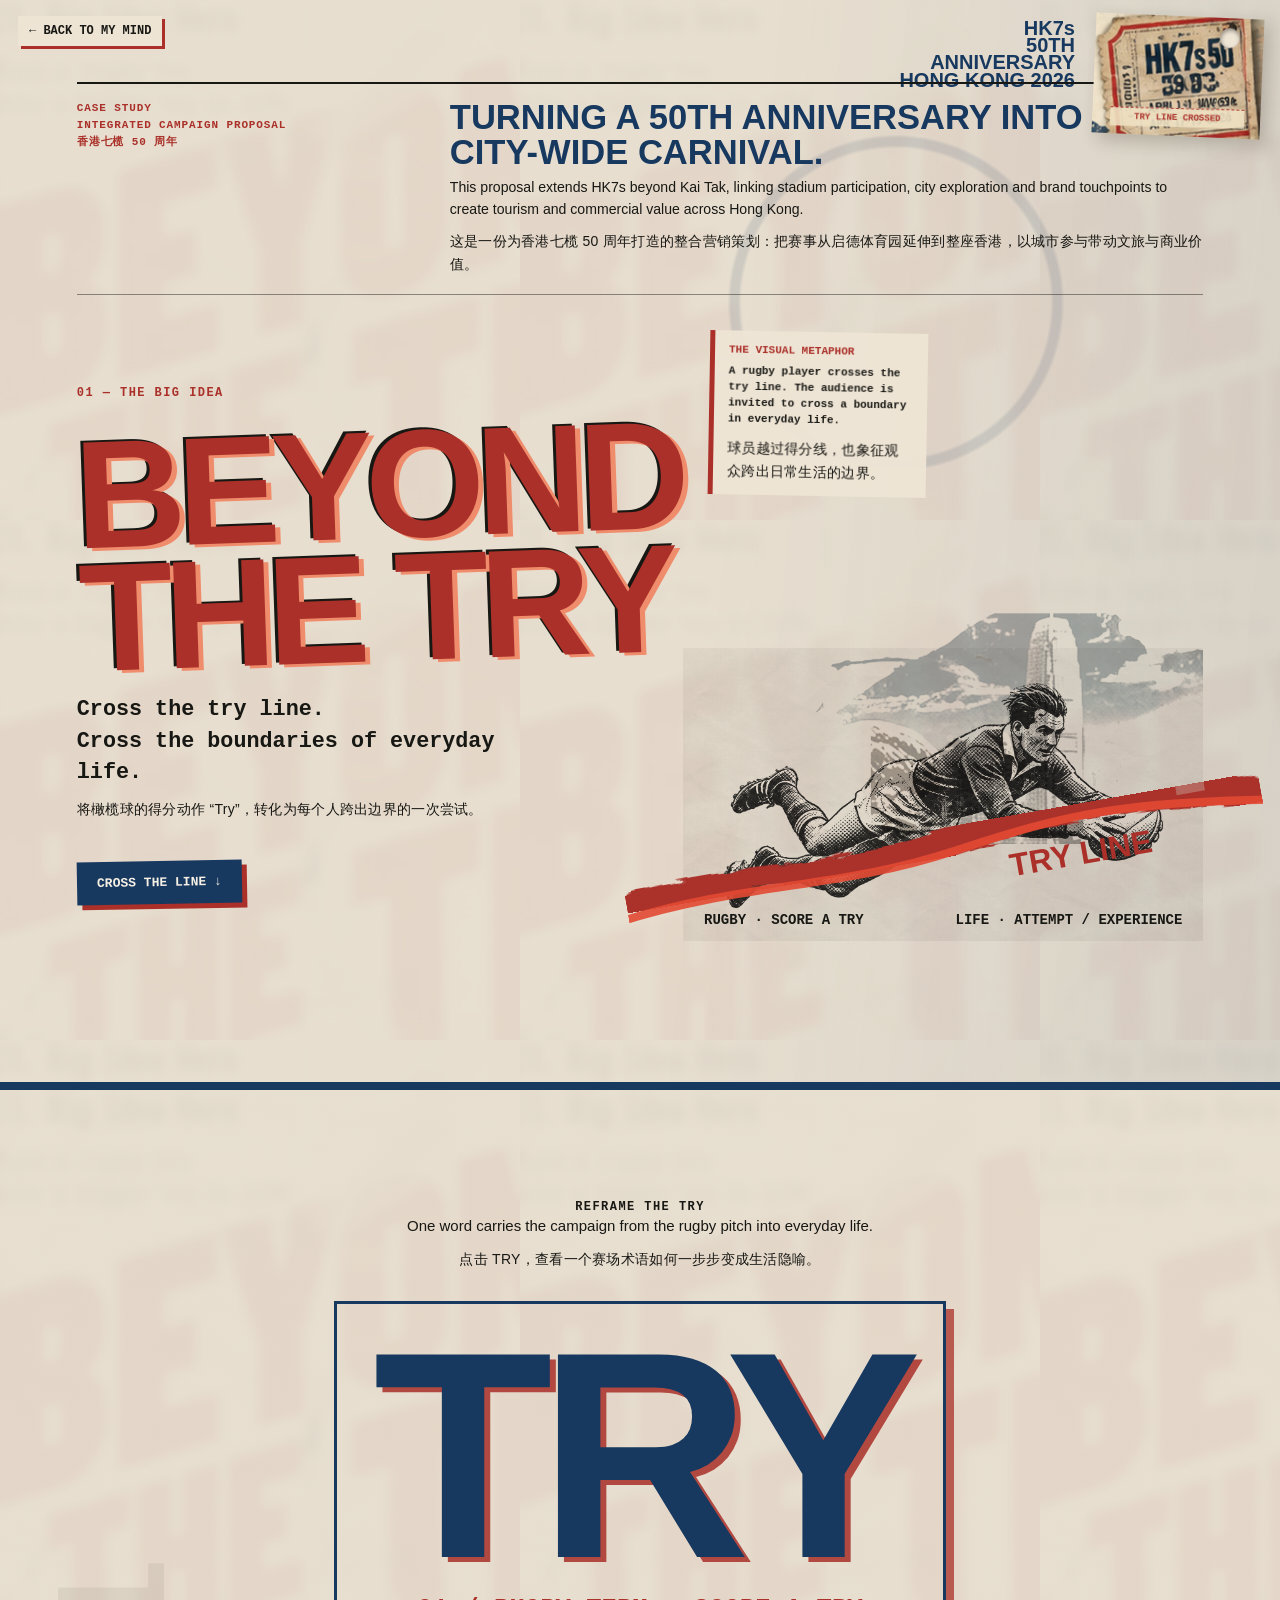
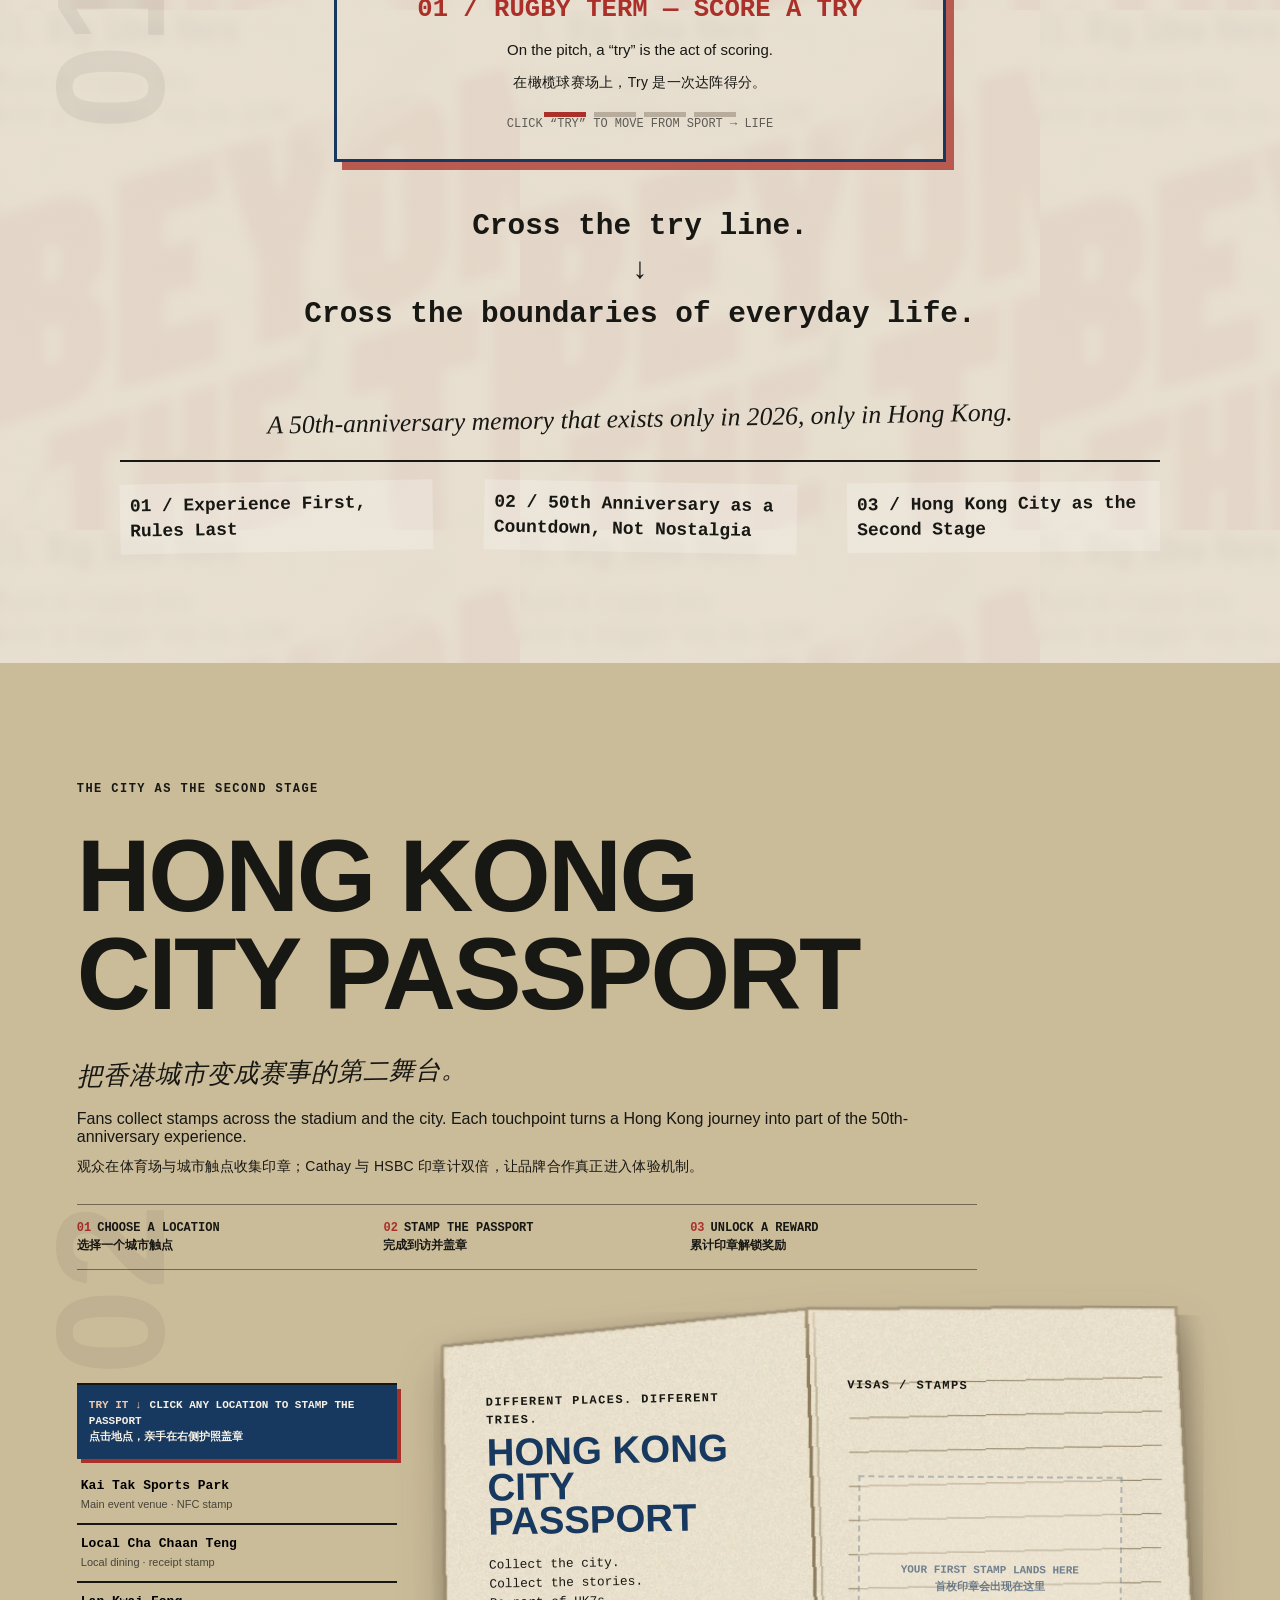
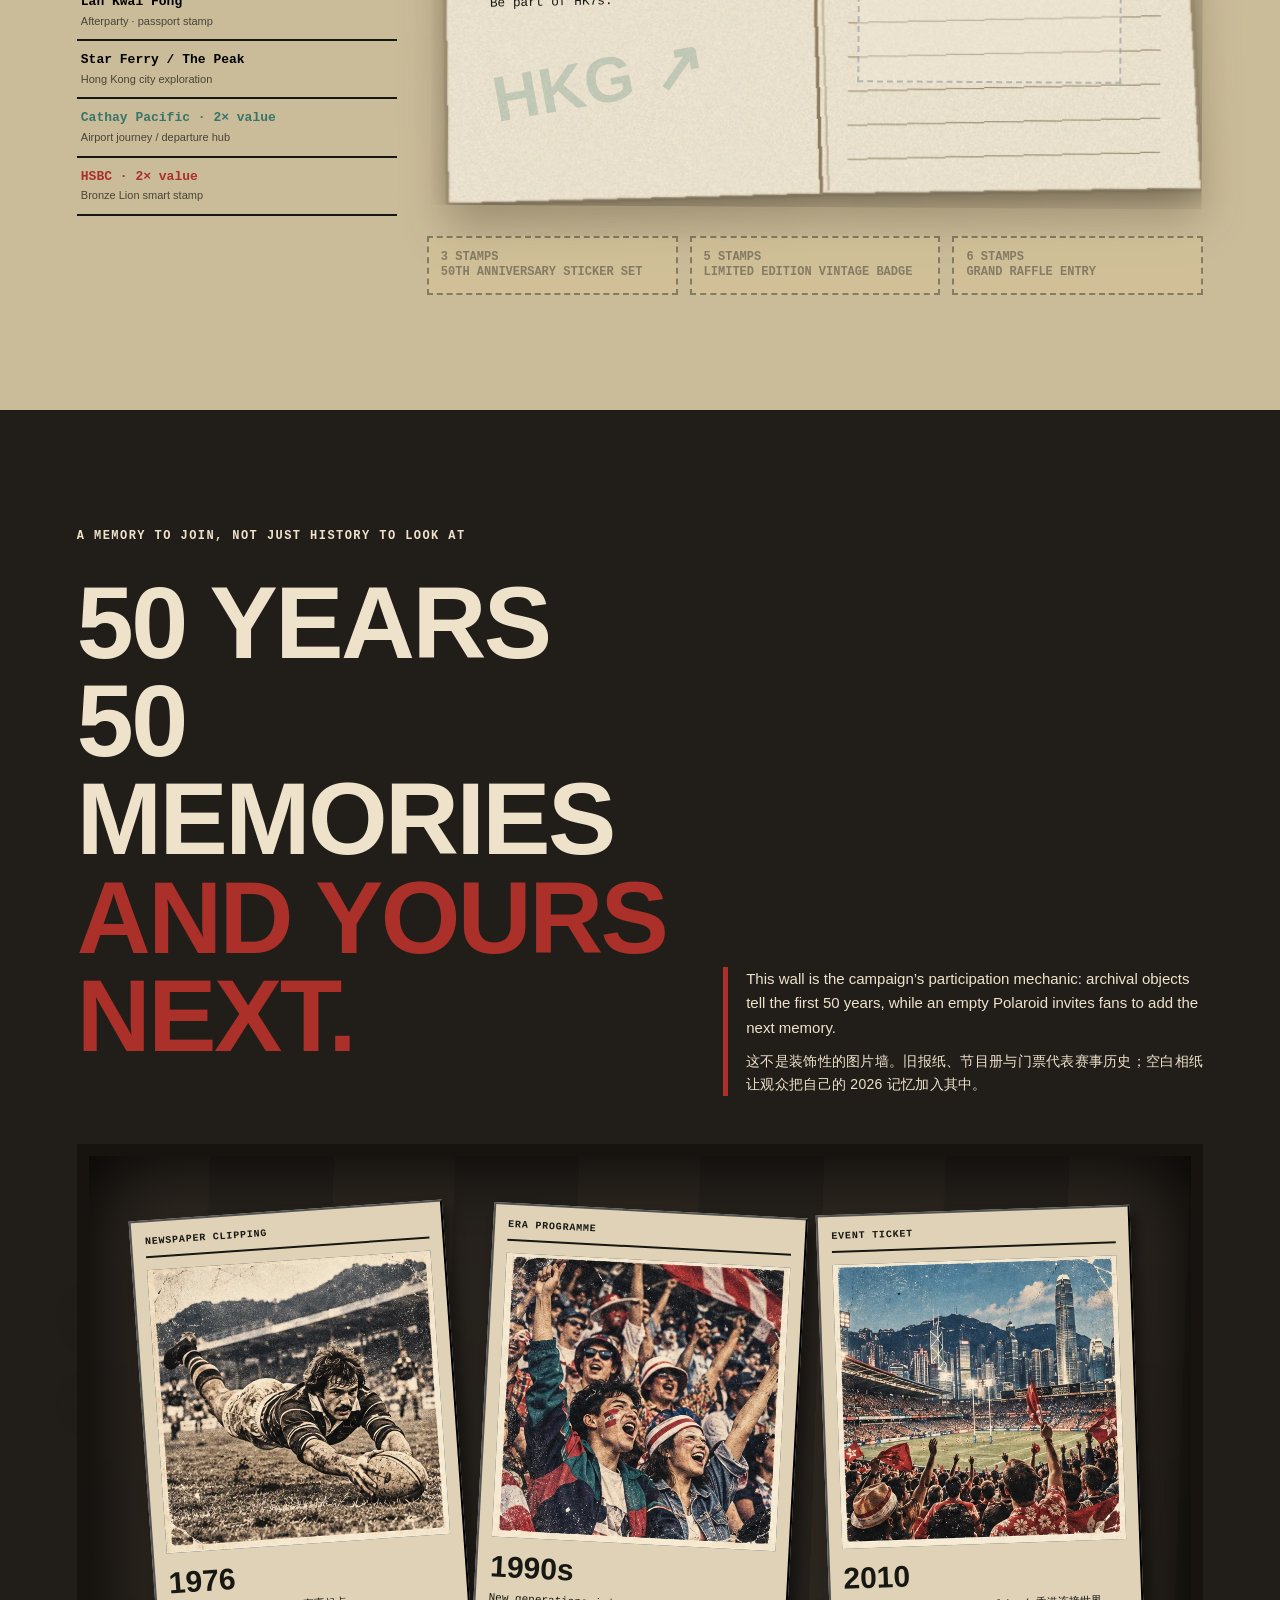
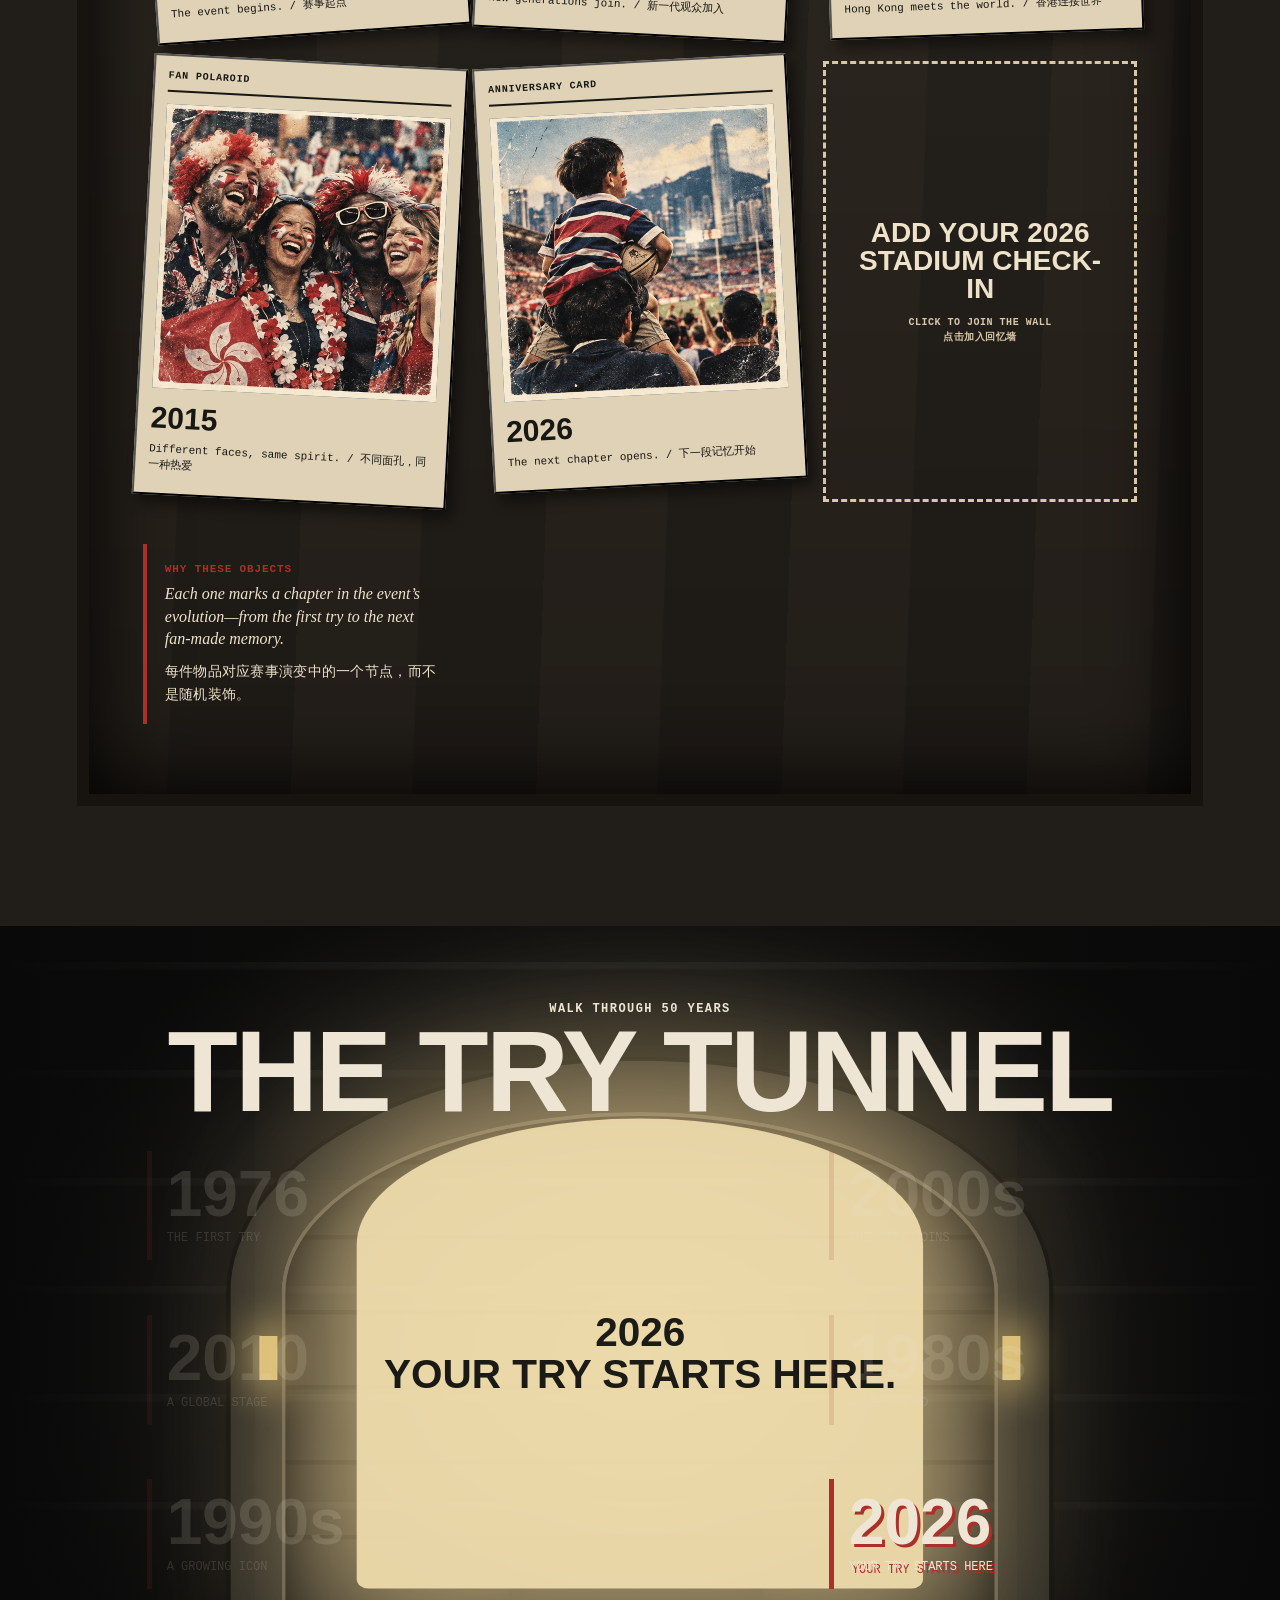
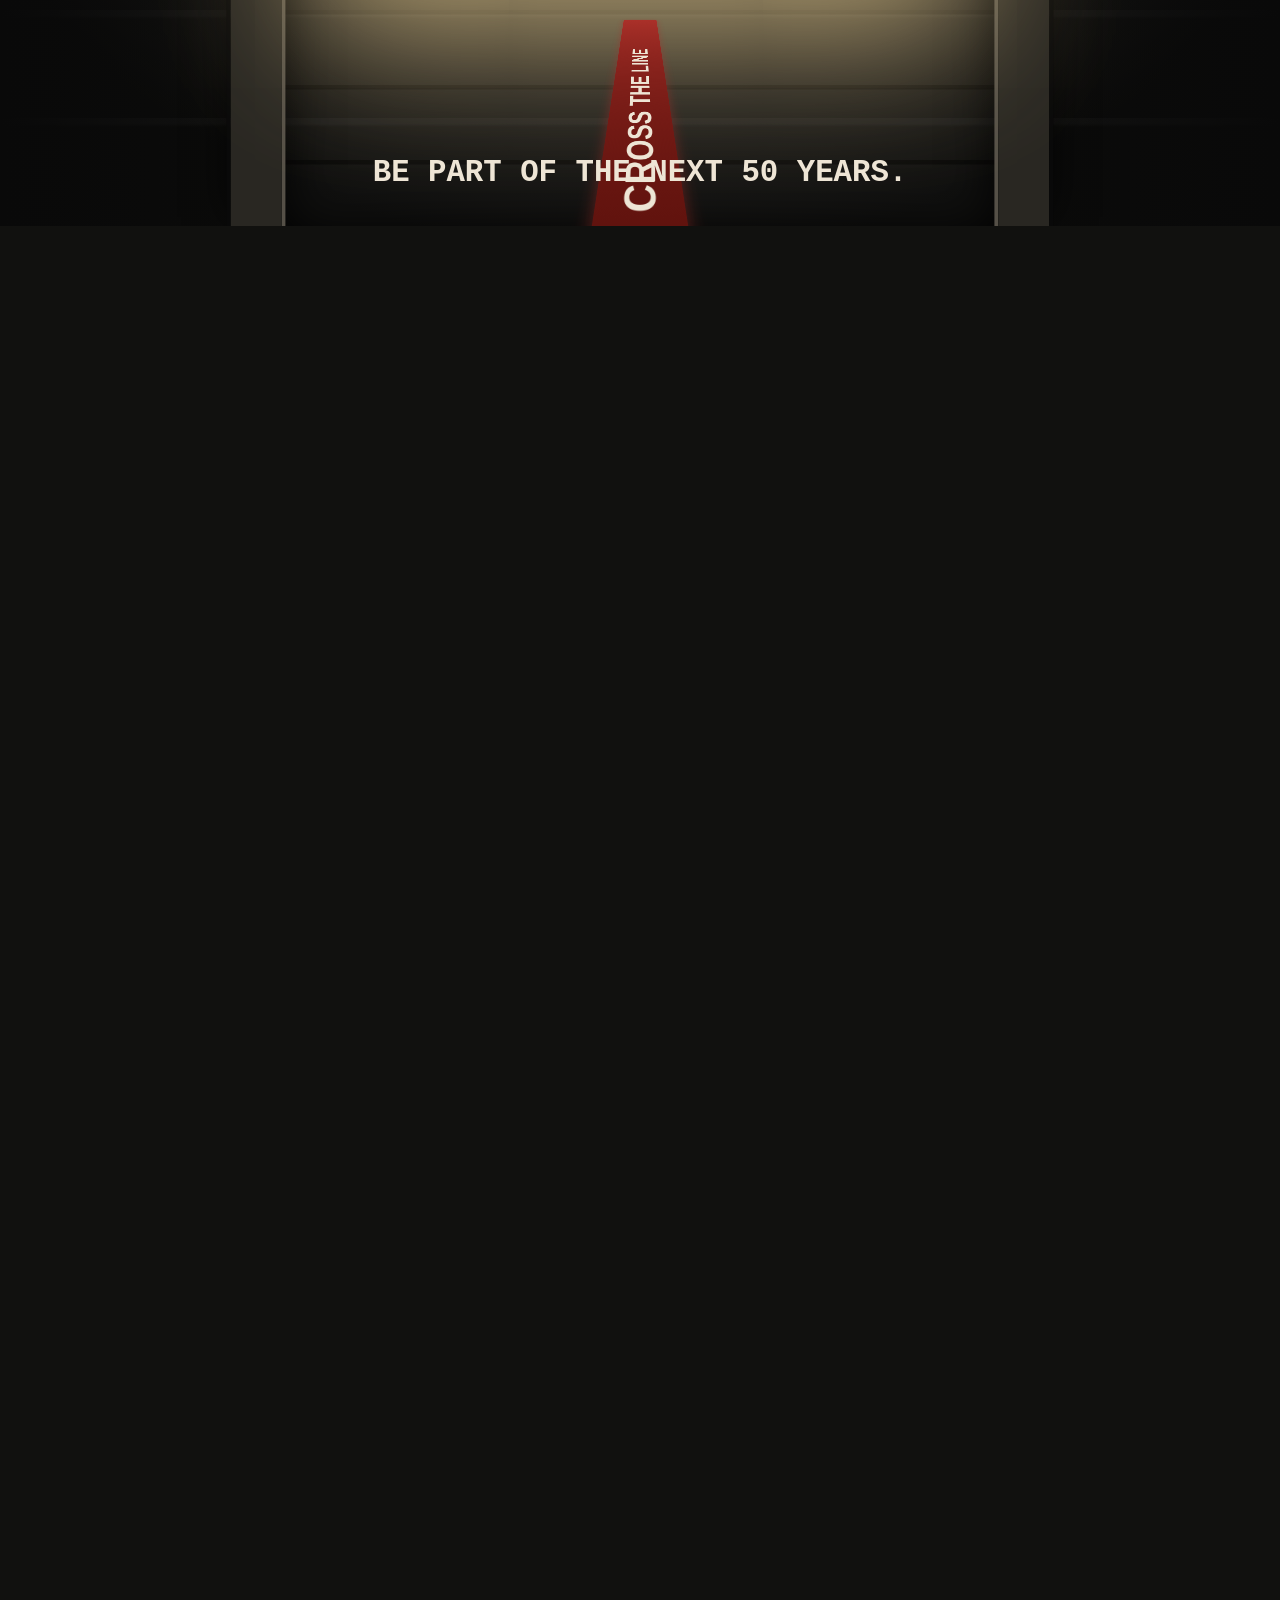
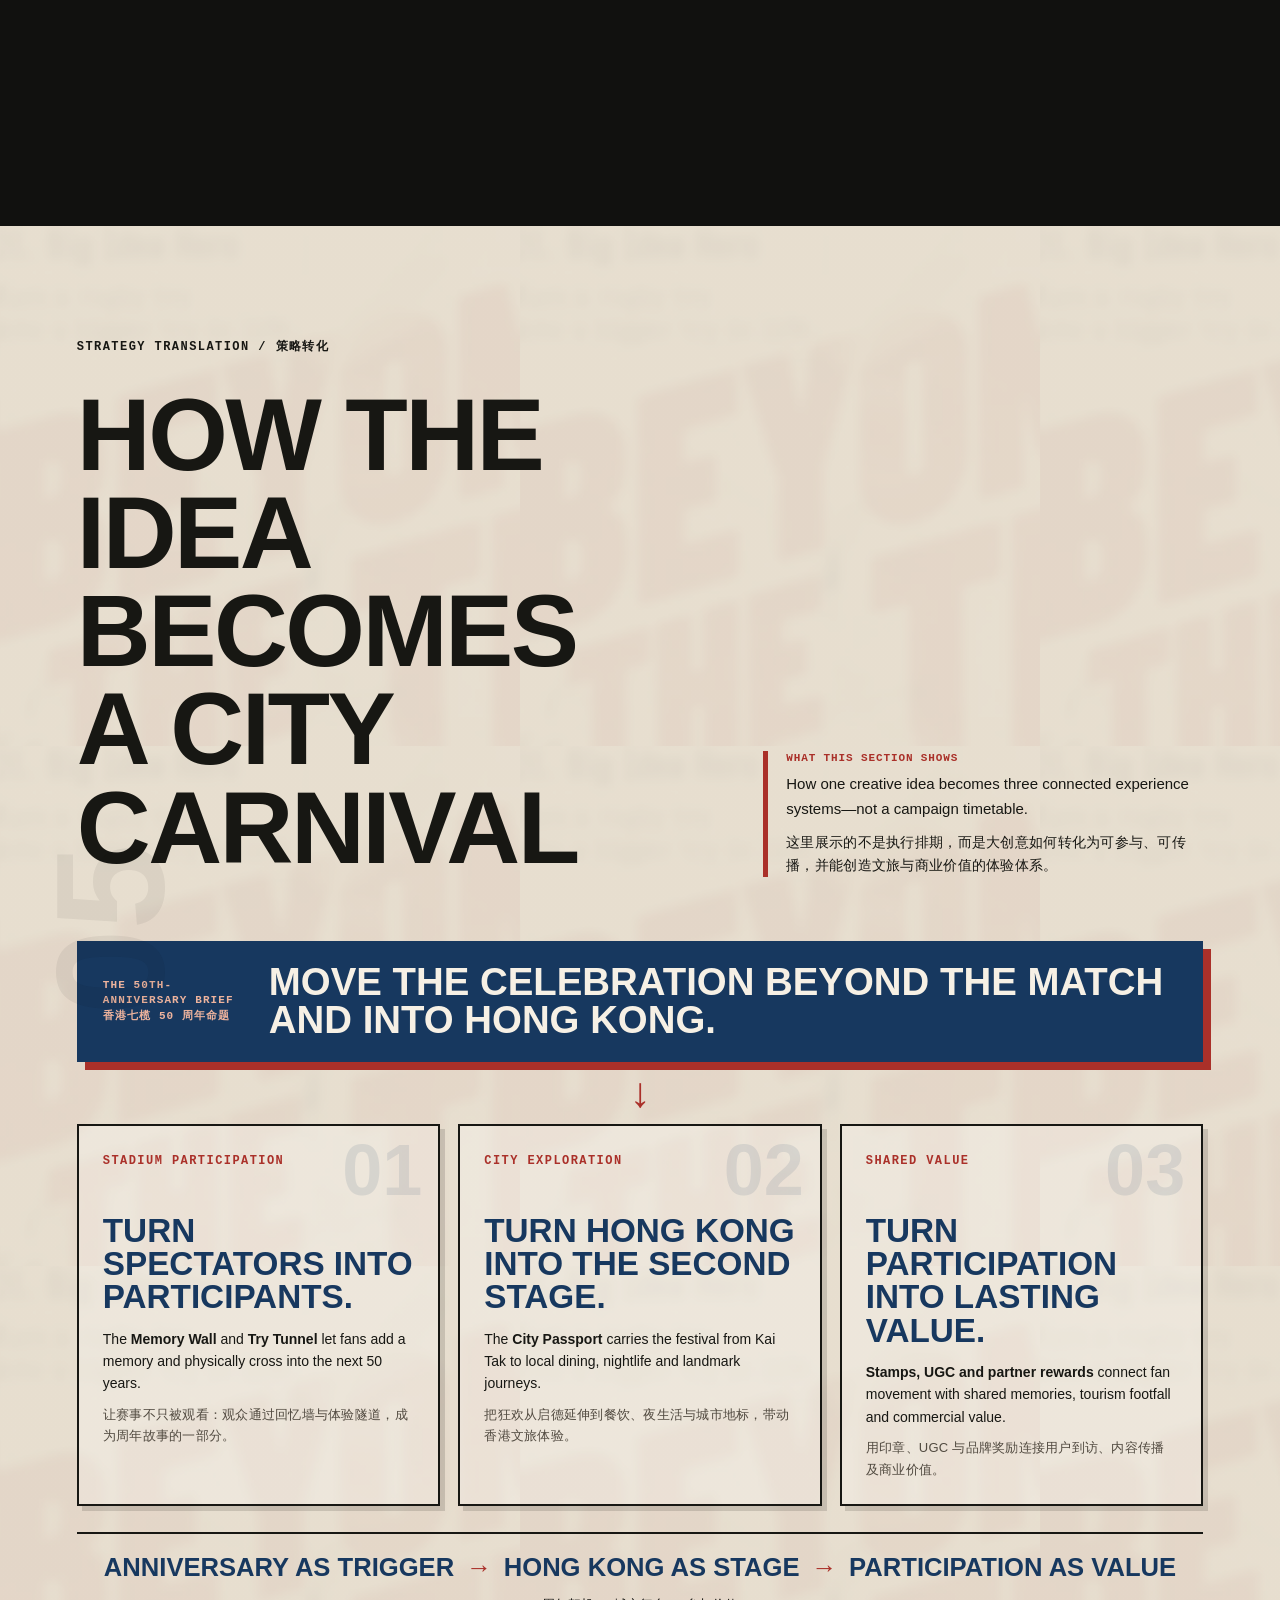
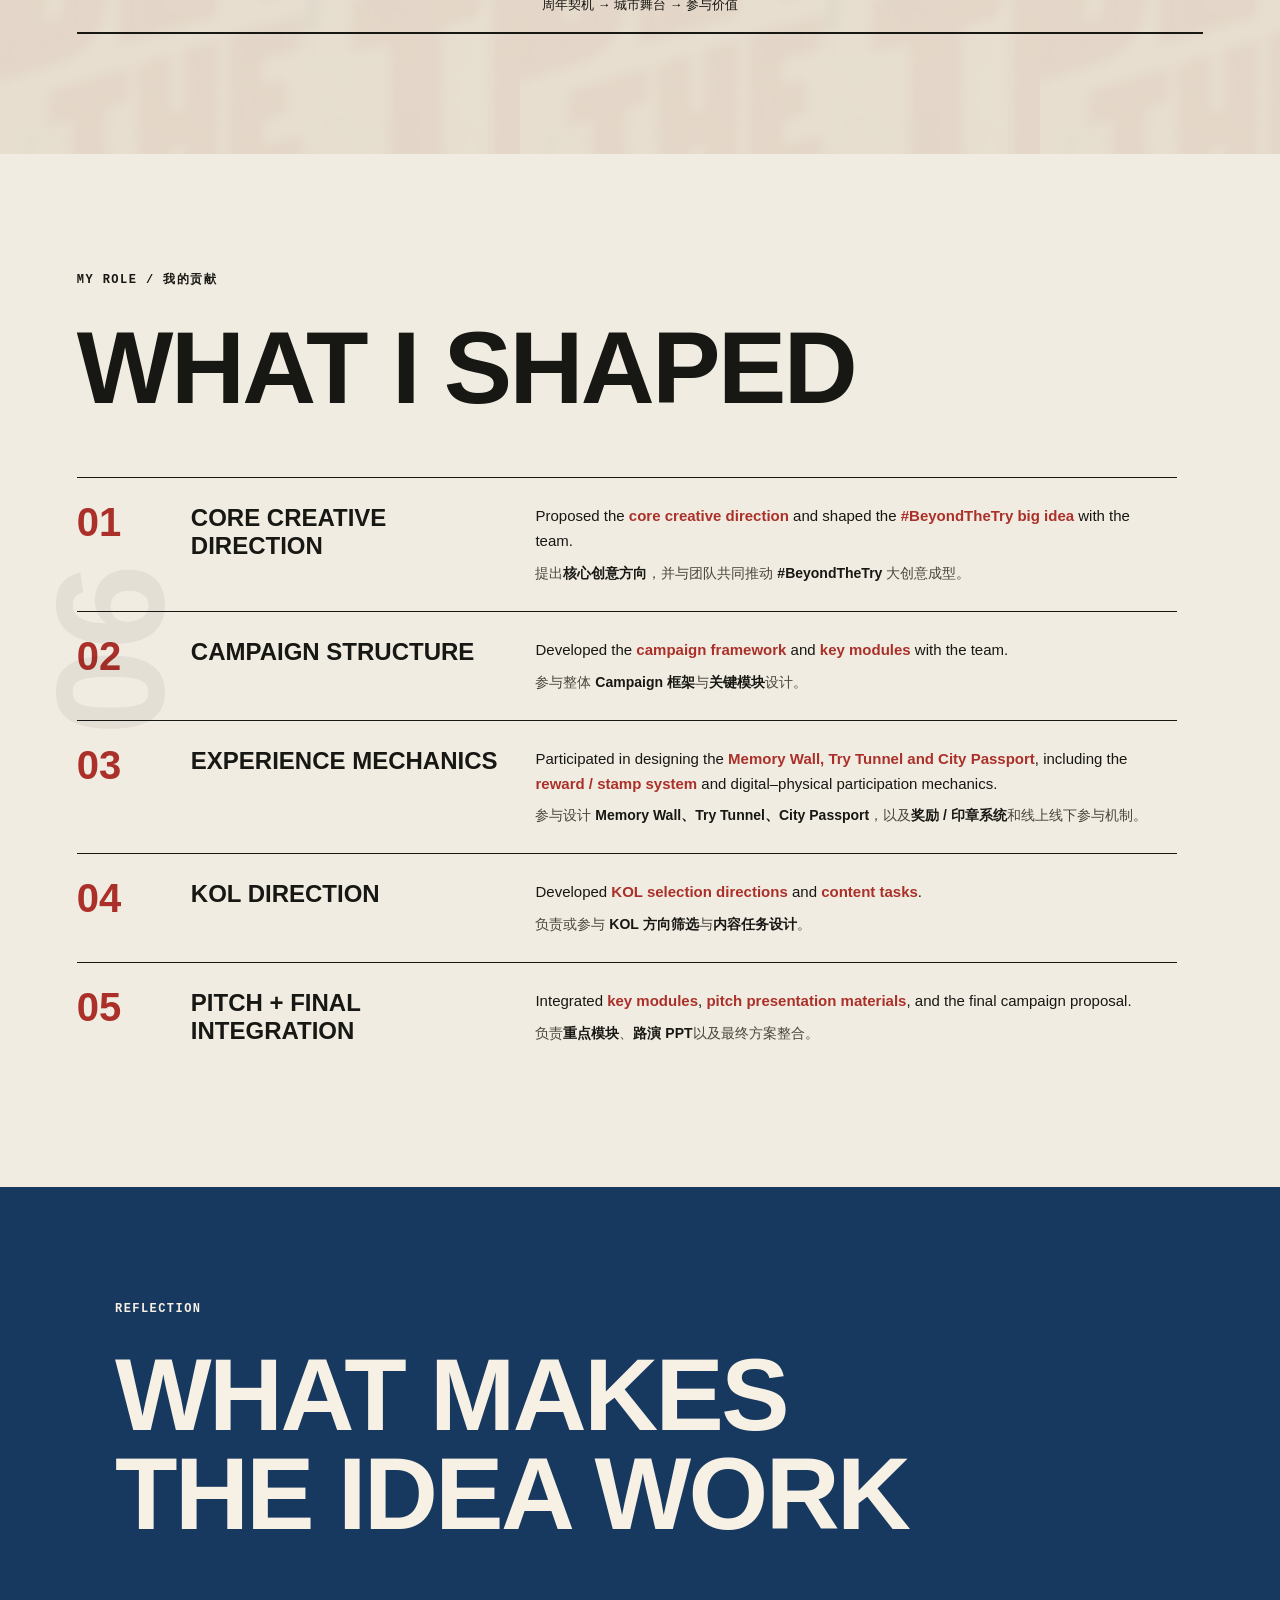
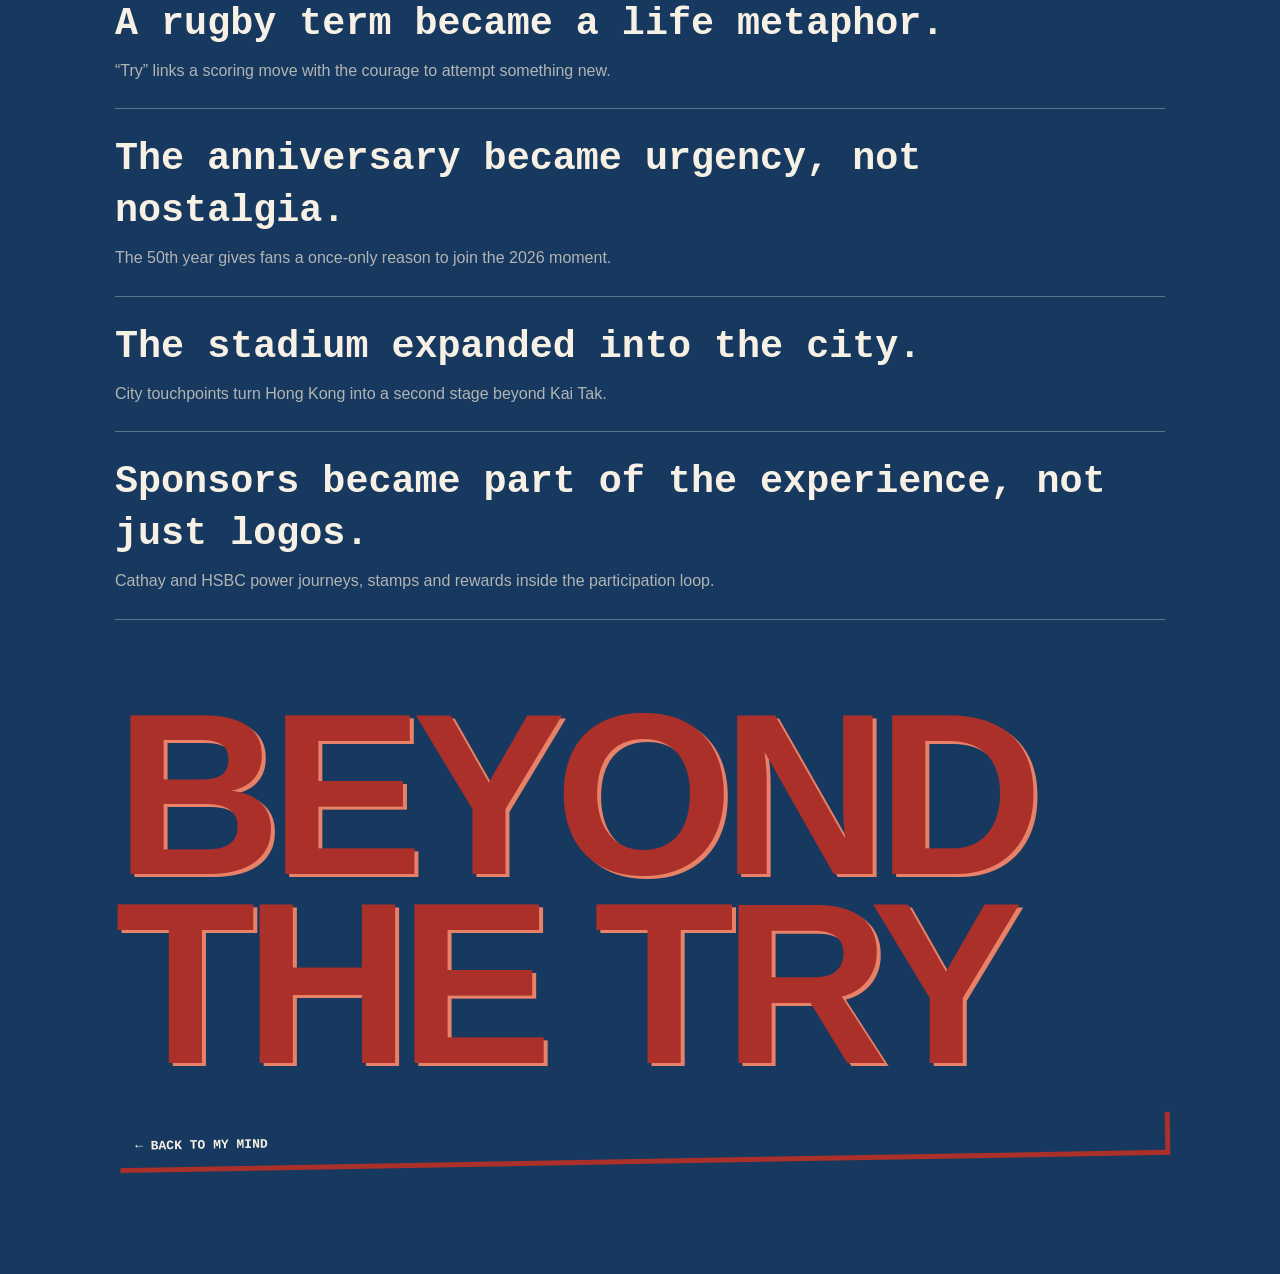
<file: projects/hk7s/index.html>
<!doctype html>
<html lang="en">
<head>
  <meta charset="UTF-8" />
  <meta name="viewport" content="width=device-width, initial-scale=1.0" />
  <title>Beyond the Try — HK7s 50th Anniversary</title>
  <link rel="preload" href="/assets/hk7s/hero/rugby-player.webp" as="image" />
  <link rel="preload" href="/assets/hk7s/hero/hongkong-skyline-halftone.webp" as="image" />
  <link rel="preload" href="/assets/hk7s/hero/hk7s-ticket.webp" as="image" />
  <style>
    :root{--paper:#eee5d5;--paper2:#d9c6a7;--red:#aa3029;--navy:#17385f;--jade:#39756a;--ink:#171713;--cream:#f6f0e5;--mono:"Courier New",monospace;--sans:Arial,Helvetica,sans-serif;--display:Impact,"Arial Narrow",sans-serif}
    *{box-sizing:border-box}html{scroll-behavior:smooth}body{margin:0;background:var(--paper);color:var(--ink);font-family:var(--sans);overflow-x:hidden}button,a{font:inherit}.paper{background-color:var(--paper);background-image:url("data:image/svg+xml,%3Csvg xmlns='http://www.w3.org/2000/svg' width='140' height='140'%3E%3Cfilter id='n'%3E%3CfeTurbulence baseFrequency='.75' numOctaves='3' stitchTiles='stitch'/%3E%3C/filter%3E%3Crect width='100%25' height='100%25' filter='url(%23n)' opacity='.12'/%3E%3C/svg%3E")}.back{position:fixed;z-index:50;left:18px;top:16px;color:var(--ink);background:rgba(238,229,213,.88);padding:8px 11px;text-decoration:none;font:700 12px var(--mono);box-shadow:3px 3px 0 var(--red);backdrop-filter:blur(6px)}.ticket{position:fixed;z-index:40;right:18px;top:16px;width:150px;padding:10px 12px;border:2px solid var(--navy);background:#ddcfae;color:var(--navy);transform:rotate(2deg);font:700 11px/1.15 var(--mono);text-align:center;box-shadow:4px 4px 0 rgba(0,0,0,.16);transition:.3s}.ticket strong{display:block;font:25px/1 var(--display);letter-spacing:1px}.ticket::after{content:"";position:absolute;left:-6px;right:-6px;top:50%;border-top:1px dashed currentColor}.ticket-state{display:block;margin-top:13px;color:var(--red);min-height:12px}.section{position:relative;min-height:100vh;padding:clamp(76px,9vw,138px) clamp(24px,6vw,100px)}.kicker{font:700 12px var(--mono);letter-spacing:.12em;text-transform:uppercase}.section-no{position:absolute;left:2vw;top:42%;font:900 clamp(60px,12vw,180px)/.8 var(--display);color:rgba(21,21,17,.06);transform:rotate(-90deg)}h2{font:900 clamp(48px,8vw,112px)/.86 var(--display);text-transform:uppercase;letter-spacing:-.025em;margin:.2em 0}.note{font:italic clamp(18px,2vw,30px)/1.2 Georgia,serif;transform:rotate(-1deg)}.hero{min-height:100svh;display:grid;grid-template-columns:1.15fr .85fr;align-items:center;overflow:hidden;padding-top:72px;border-bottom:8px solid var(--navy)}.hero::before{content:"";position:absolute;inset:0;background:linear-gradient(96deg,transparent 55%,rgba(23,56,95,.08)),radial-gradient(circle at 70% 28%,transparent 0 13%,rgba(23,56,95,.12) 13.3% 13.9%,transparent 14.2%);pointer-events:none}.hero-title{position:relative;z-index:2;font:900 clamp(86px,15vw,230px)/.72 var(--display);letter-spacing:-.055em;color:var(--red);text-transform:uppercase;text-shadow:5px 3px 0 #ef8c6b,-3px -2px 0 var(--ink);transform:rotate(-2deg);margin:35px 0 20px}.hero-title span{display:block}.hero-copy{max-width:680px;position:relative;z-index:3}.hero-copy p{max-width:480px;font:700 clamp(16px,1.7vw,25px)/1.25 var(--mono)}.event-lockup{position:absolute;top:68px;right:5vw;text-align:right;color:var(--navy);font:900 clamp(18px,2.3vw,36px)/.9 var(--display)}.hero-art{height:72vh;min-height:520px;position:relative;align-self:end;margin-right:-5vw}.hero-art .city{position:absolute;inset:0;background:url('/assets/hk7s/ppt-big-idea.webp') 67% 31%/185% auto no-repeat;filter:grayscale(.25) contrast(1.18) sepia(.22);mix-blend-mode:multiply;clip-path:polygon(12% 8%,100% 0,100% 100%,0 92%)}.hero-art .player{position:absolute;left:-34%;right:8%;top:14%;bottom:-3%;background:url('/assets/hk7s/ppt-big-idea.webp') 18% 59%/210% auto no-repeat;filter:grayscale(1) contrast(1.55);mix-blend-mode:multiply;clip-path:polygon(0 20%,52% 8%,100% 47%,88% 98%,8% 88%)}.try-line{position:absolute;z-index:3;height:12px;width:125%;background:var(--red);bottom:16%;left:-20%;transform:rotate(-10deg);box-shadow:0 3px 0 #e24b33}.try-line b{position:absolute;right:19%;top:16px;font:900 32px var(--display);color:var(--red)}.duality{position:absolute;z-index:5;left:4%;right:4%;bottom:6%;display:flex;justify-content:space-between;font:700 14px var(--mono)}.cross{display:inline-block;margin-top:18px;background:var(--navy);color:var(--cream);padding:14px 20px;text-decoration:none;font:700 13px var(--mono);transform:rotate(-1deg);box-shadow:5px 5px 0 var(--red)}.reframe{text-align:center;display:grid;place-content:center}.try-word{font:900 clamp(150px,31vw,470px)/.72 var(--display);color:var(--navy);letter-spacing:-.05em;cursor:pointer;user-select:none;text-shadow:6px 5px 0 rgba(170,48,41,.85);transition:transform .15s}.try-word:active{transform:scale(.98)}.try-definition{font:700 clamp(18px,2vw,28px) var(--mono);color:var(--red);min-height:1.3em}.try-instruction{font:12px var(--mono);opacity:.65}.reframe-lines{font:700 clamp(19px,2.3vw,34px)/1.5 var(--mono);margin:42px auto;max-width:780px}.pillars{display:flex;gap:4vw;max-width:1040px;margin:auto;text-align:left;border-top:2px solid var(--ink);padding-top:20px}.pillar{flex:1;font:700 clamp(14px,1.4vw,19px)/1.4 var(--mono);transform:rotate(var(--r));padding:10px;background:rgba(255,255,255,.22)}.passport-section{background:#cabb99;overflow:hidden}.passport-intro{max-width:770px}.passport-layout{display:grid;grid-template-columns:260px minmax(0,920px);gap:4vw;align-items:center;justify-content:center;margin-top:50px}.locations{display:grid;gap:9px}.location{border:0;border-bottom:2px solid var(--ink);background:transparent;text-align:left;padding:12px 4px;cursor:pointer;font:700 14px var(--mono);transition:.2s}.location:hover,.location:focus-visible{color:var(--red);padding-left:10px}.location[data-brand="cathay"]{color:var(--jade)}.location[data-brand="hsbc"]{color:var(--red)}.location[disabled]{opacity:.48;text-decoration:line-through}.passport{position:relative;display:grid;grid-template-columns:1fr 1fr;min-height:560px;background:#e9dfc8;border-radius:18px 28px 25px 14px;box-shadow:0 22px 40px rgba(34,25,14,.3),inset 0 0 45px rgba(90,59,29,.16);transform:rotate(.5deg);border:1px solid #9f8c69}.passport::after{content:"";position:absolute;top:0;bottom:0;left:50%;width:3px;background:linear-gradient(90deg,#9a8665,#f1e7cf,#aa9673)}.passport-page{padding:40px;position:relative;overflow:hidden}.passport-page h3{font:900 clamp(32px,4vw,58px)/.9 var(--display);color:var(--navy);margin:0 0 20px}.passport-page p{font:14px/1.5 var(--mono)}.passport-map{opacity:.22;font:900 80px/1 var(--display);color:var(--jade);transform:rotate(-9deg);margin-top:80px}.stamp-board{position:relative;min-height:440px}.stamp{position:absolute;width:128px;height:102px;border:6px double currentColor;border-radius:50%;display:grid;place-content:center;text-align:center;font:900 12px/1.05 var(--mono);color:var(--navy);text-transform:uppercase;opacity:.8;animation:stampIn .34s cubic-bezier(.15,1.6,.4,1) both;mix-blend-mode:multiply}.stamp.cathay{color:var(--jade);border-radius:14px}.stamp.hsbc{color:var(--red);border-radius:4px}.stamp small{display:block;font-size:9px;margin-top:5px}@keyframes stampIn{0%{transform:var(--rotate) scale(2.4);opacity:0}70%{transform:var(--rotate) scale(.9)}100%{transform:var(--rotate) scale(1);opacity:var(--opacity)}}.rewards{display:flex;gap:12px;margin-top:28px;flex-wrap:wrap}.reward{flex:1;min-width:190px;background:#dbc895;border:2px dashed var(--ink);padding:12px;font:700 12px/1.3 var(--mono);opacity:.38}.reward.unlocked{opacity:1;color:var(--red);transform:rotate(-1deg);box-shadow:3px 3px 0 rgba(0,0,0,.16)}.memory{background:#211e1a;color:#eee2cb;min-height:125vh;overflow:hidden}.memory h2{max-width:800px}.wall{position:relative;min-height:760px;margin-top:20px;background:linear-gradient(rgba(0,0,0,.1),rgba(0,0,0,.35)),repeating-linear-gradient(92deg,#342d25 0 120px,#2c2721 122px 245px);border:12px solid #17130f;box-shadow:inset 0 0 90px #000}.memory-item{position:absolute;width:clamp(135px,18vw,260px);padding:11px 11px 35px;background:#dfd2b6;color:#171713;box-shadow:7px 9px 13px rgba(0,0,0,.45);cursor:pointer;transition:.2s;transform:rotate(var(--r));z-index:1}.memory-item:hover,.memory-item:focus-visible{transform:rotate(var(--r)) translateY(-9px) scale(1.03);z-index:5}.memory-item::before{content:"";display:block;height:clamp(100px,13vw,190px);background:var(--img);filter:sepia(.55) contrast(1.3);background-size:cover;background-position:center}.memory-item b{display:block;margin-top:8px;font:900 25px var(--display)}.memory-caption{position:absolute;left:10px;right:10px;bottom:8px;font:11px var(--mono);opacity:0;transition:.2s}.memory-item.is-open .memory-caption{opacity:1}.m1{left:5%;top:9%;--r:-6deg;--img:url('/assets/hk7s/ppt-on-site-zones.webp')}.m2{left:35%;top:4%;--r:4deg;--img:url('/assets/hk7s/art-direction-master.webp')}.m3{right:8%;top:12%;--r:-2deg;--img:url('/assets/hk7s/ppt-big-idea.webp')}.m4{left:18%;bottom:7%;--r:3deg;--img:url('/assets/hk7s/ppt-passport-rewards.webp')}.m5{right:29%;bottom:5%;--r:-5deg;--img:url('/assets/hk7s/art-direction-master.webp')}.your-memory{position:absolute;right:4%;bottom:9%;width:210px;min-height:220px;border:3px dashed #d9c8a8;background:transparent;color:#eee2cb;cursor:pointer;padding:20px;font:900 28px/1 var(--display);transform:rotate(3deg)}.your-memory.inserted{background:#e7ddc8;color:var(--red);border:0;box-shadow:8px 8px 15px #000;padding-top:125px}.your-memory.inserted::before{content:"";position:absolute;left:12px;right:12px;top:12px;height:100px;background:url('/assets/hk7s/art-direction-master.webp') 45% 48%/220% auto;filter:sepia(.3)}.memory-message{position:absolute;right:5%;bottom:1%;font:italic 17px/1.3 Georgia;opacity:0;max-width:430px}.memory-message.show{opacity:1}.tunnel{height:2500px;background:#11110f;color:#eee5d5;padding:0;position:relative}.tunnel-stage{position:sticky;top:0;height:100vh;overflow:hidden;perspective:800px;background:radial-gradient(ellipse at 50% 35%,#403a31 0,#1d1c19 40%,#080808 78%)}.tunnel-wall{position:absolute;inset:0;background:linear-gradient(90deg,rgba(0,0,0,.75),transparent 33% 67%,rgba(0,0,0,.75)),repeating-linear-gradient(0deg,transparent 0 14%,rgba(255,255,255,.03) 14.5% 15%);clip-path:polygon(0 0,100% 0,83% 100%,17% 100%)}.tunnel-title{position:absolute;top:8%;left:50%;transform:translateX(-50%);white-space:nowrap;text-align:center}.tunnel-title h2{font-size:clamp(55px,9vw,135px);margin:0}.tunnel-years{position:absolute;inset:20% 7% 17%;transform-style:preserve-3d}.year{position:absolute;width:27%;padding:15px;border-left:5px solid var(--red);font:900 clamp(32px,5vw,72px)/.9 var(--display);opacity:.14;transition:.3s}.year small{display:block;font:12px var(--mono);margin-top:8px}.year.active{opacity:1;text-shadow:3px 3px 0 var(--red)}.red-floor{position:absolute;bottom:-2%;left:46%;width:8%;height:75%;background:linear-gradient(var(--red),#5f120d);transform:perspective(400px) rotateX(57deg);transform-origin:bottom;box-shadow:0 0 18px rgba(170,48,41,.5)}.red-floor span{position:absolute;bottom:5%;left:50%;transform:translateX(-50%) rotate(180deg);writing-mode:vertical-rl;font:900 clamp(24px,4vw,60px) var(--display);white-space:nowrap}.exit{position:absolute;left:40%;right:40%;top:37%;height:18%;background:#f6e3b1;box-shadow:0 0 70px 22px #ecd092;display:grid;place-content:center;text-align:center;color:var(--ink);font:900 clamp(18px,2vw,31px)/1 var(--display);transform:scale(var(--exit-scale,.2));opacity:var(--exit-opacity,.1)}.tunnel-end{position:absolute;left:50%;bottom:4%;transform:translateX(-50%);font:700 clamp(18px,2.4vw,34px) var(--mono);white-space:nowrap;opacity:0}.campaign{min-height:auto}.flow{display:flex;align-items:center;justify-content:center;flex-wrap:wrap;gap:12px;margin:70px 0}.flow span{padding:16px 18px;border:2px solid var(--ink);font:700 13px var(--mono);background:rgba(255,255,255,.22);transform:rotate(var(--r))}.flow i{font-style:normal;color:var(--red);font-size:28px}.phase-grid{display:grid;grid-template-columns:repeat(3,1fr);border-top:3px solid var(--navy)}.phase{padding:28px;border-right:1px solid var(--ink)}.phase:last-child{border-right:0}.phase h3{font:900 32px var(--display);color:var(--navy);margin:0 0 10px}.phase p,.phase li{font:14px/1.55 var(--mono)}.role{background:#f1ece2;min-height:auto}.role-list{max-width:1100px;margin-top:60px}.role-row{display:grid;grid-template-columns:90px 1fr 2fr;gap:24px;border-top:1px solid var(--ink);padding:22px 0;align-items:start}.role-row .num{font:900 40px var(--display);color:var(--red)}.role-row h3{font:900 24px var(--display);margin:4px 0}.role-row p{font:15px/1.5 var(--sans);margin:4px 0;max-width:630px}.reflection{background:var(--navy);color:var(--cream);min-height:100vh;display:grid;place-content:center}.reflection-list{font:700 clamp(21px,3vw,43px)/1.35 var(--mono);max-width:1050px}.reflection-list p{border-bottom:1px solid rgba(255,255,255,.3);padding-bottom:16px}.final-mark{font:900 clamp(90px,18vw,270px)/.75 var(--display);color:var(--red);letter-spacing:-.05em;margin:80px 0 20px;text-shadow:4px 3px 0 #e78168}.asset-note{font:700 10px var(--mono);color:var(--red);background:#f5eacb;display:inline-block;padding:5px 7px;border:1px dashed var(--red)}
    @media(max-width:800px){.ticket{display:none}.back{top:10px;left:10px}.section{padding:76px 22px}.section-no{display:none}.hero{grid-template-columns:1fr;padding-top:90px}.hero-art{height:50vh;min-height:390px;margin:0 -40px}.hero-title{font-size:clamp(78px,26vw,150px)}.event-lockup{top:60px}.pillars{flex-direction:column}.passport-layout{grid-template-columns:1fr}.locations{grid-template-columns:repeat(2,1fr)}.passport{min-height:520px}.passport-page{padding:22px}.stamp{width:100px;height:82px;font-size:10px}.wall{min-height:920px}.m1{left:3%}.m2{left:48%;top:8%}.m3{right:5%;top:39%}.m4{left:4%;bottom:25%}.m5{right:7%;bottom:22%}.your-memory{right:18%;bottom:2%}.memory-message{display:none}.phase-grid{grid-template-columns:1fr}.phase{border-right:0;border-bottom:1px solid var(--ink)}.role-row{grid-template-columns:58px 1fr}.role-row p{grid-column:2}.year{width:42%}.tunnel-end{white-space:normal;text-align:center;width:90%}}
    @media(prefers-reduced-motion:reduce){html{scroll-behavior:auto}*{animation-duration:.001ms!important;transition-duration:.001ms!important}}
  </style>
  <style>
    h2{line-height:.96;margin:.3em 0}.hero-title{line-height:.8;margin:44px 0 30px}.final-mark{line-height:.82}.hero-copy p{line-height:1.45}.hero{grid-template-columns:.92fr 1.08fr}.hero-art{height:78vh;min-height:610px;margin-right:-2vw;overflow:visible}.hero-art .city{display:none}.hero-art .player{left:-4%;right:-4%;top:8%;bottom:2%;background-position:0 74%;background-size:190% auto;clip-path:polygon(0 2%,78% 0,100% 65%,95% 100%,0 94%)}.hero-explain{position:absolute;z-index:6;right:1%;top:7%;width:min(260px,42%);padding:12px 14px;background:rgba(238,229,213,.9);border-left:5px solid var(--red);font:700 11px/1.45 var(--mono);transform:rotate(1deg)}.hero-explain b{display:block;color:var(--red);margin-bottom:5px}.cn-helper{display:block;margin-top:9px;font:500 14px/1.65 var(--sans);letter-spacing:.02em}.reframe{padding-top:110px;padding-bottom:110px}.reframe-intro{max-width:640px;margin:0 auto 30px;font:15px/1.65 var(--sans)}.try-panel{max-width:1050px;margin:auto;border:3px solid var(--navy);padding:32px 30px 28px;box-shadow:8px 8px 0 rgba(170,48,41,.75)}.try-word{font-size:clamp(130px,23vw,350px);line-height:.8;border:0;background:transparent}.try-definition{margin-top:20px;line-height:1.35}.try-explanation{min-height:3.2em;max-width:620px;margin:10px auto 0;font:15px/1.6 var(--sans)}.meaning-progress{display:flex;justify-content:center;gap:8px;margin-top:18px}.meaning-progress i{width:42px;height:5px;background:#b8ad9c}.meaning-progress i.active{background:var(--red)}.passport-intro{max-width:900px}.how-it-works{display:flex;gap:20px;margin:26px 0 34px;padding:14px 0;border-block:1px solid rgba(23,23,19,.5);font:700 12px/1.5 var(--mono)}.how-it-works span{flex:1}.how-it-works b{color:var(--red);margin-right:6px}.passport-layout{grid-template-columns:320px minmax(0,780px);gap:30px;margin-top:28px}.locations{gap:0;border-top:2px solid var(--ink)}.location{padding:11px 4px;font-size:13px;line-height:1.25}.location small{display:block;margin-top:3px;font:500 11px/1.35 var(--sans);opacity:.72;color:var(--ink)}.passport{min-height:430px}.passport-page{padding:30px}.passport-map{margin-top:35px;font-size:65px}.stamp-board{min-height:350px}.stamp{width:112px;height:88px;font-size:10px}.memory{min-height:auto;padding-bottom:120px}.memory-intro{display:grid;grid-template-columns:1fr minmax(280px,480px);gap:50px;align-items:end}.memory-explainer{border-left:5px solid var(--red);padding-left:18px;font:15px/1.65 var(--sans)}.wall{min-height:690px;max-width:1180px;margin:48px auto 0}.memory-item{width:clamp(165px,18vw,225px);min-height:245px;padding:16px 15px 22px;text-align:left}.memory-item::before{display:none}.archive-type{display:block;border-bottom:2px solid currentColor;padding-bottom:8px;margin-bottom:22px;font:700 10px/1.3 var(--mono);letter-spacing:.08em}.archive-visual{display:grid;place-content:center;height:80px;margin-bottom:16px;background:var(--navy);color:var(--cream);font:900 21px/1 var(--display);text-align:center}.memory-item b{font-size:34px}.memory-caption{position:static;display:block;margin-top:7px;font:12px/1.45 var(--mono);opacity:1}.memory-item.is-open{outline:5px solid var(--red);outline-offset:5px}.m1{left:6%;top:12%;--r:-4deg}.m2{left:27%;top:6%;--r:3deg}.m3{left:49%;top:13%;--r:-2deg}.m4{right:8%;top:7%;--r:3deg}.m5{left:27%;bottom:8%;--r:-3deg}.your-memory{right:22%;bottom:8%;width:220px;min-height:235px}.memory-message{right:3%;bottom:2%;max-width:300px}.archive-note{position:absolute;left:5%;bottom:10%;width:190px;font:italic 18px/1.4 Georgia}.asset-note{margin-top:12px}
    @media(max-width:800px){.hero{grid-template-columns:1fr}.hero-art{height:58vh;min-height:470px;margin:0 -22px}.hero-art .player{left:0;right:-10%;background-size:190% auto;background-position:0 72%}.hero-explain{right:5%;top:2%;width:52%}.try-panel{padding:24px 12px}.try-word{font-size:clamp(100px,34vw,180px)}.how-it-works{flex-direction:column;gap:8px}.passport-layout{grid-template-columns:1fr}.passport{min-height:470px}.memory-intro{grid-template-columns:1fr}.wall{min-height:1180px}.memory-item{width:44%}.m1{left:3%;top:4%}.m2{left:52%;top:5%}.m3{left:4%;top:29%}.m4{right:3%;top:31%}.m5{left:4%;bottom:23%}.your-memory{right:4%;bottom:3%;width:44%}.archive-note{left:4%;bottom:5%;width:42%}.memory-message{display:none}}
  </style>
  <style>
    .hero-art .player{z-index:1;clip-path:polygon(0 48%,38% 38%,53% 25%,68% 28%,75% 40%,80% 56%,100% 58%,100% 72%,70% 70%,44% 88%,10% 91%)}
    .hero-explain{right:2%;top:12%;width:min(255px,40%);background:rgba(238,229,213,.94)}
    .hero-art::after{display:none}
    .hero-explain,.try-line,.duality{z-index:6}
    @media(max-width:800px){.hero{padding-top:140px}.event-lockup{top:58px;right:20px;font-size:15px;line-height:.95}}
  </style>
  <style>
    .stamp-hint{margin-bottom:8px;padding:13px 12px;background:var(--navy);color:var(--cream);font:700 11px/1.45 var(--mono);box-shadow:4px 4px 0 var(--red)}.stamp-hint strong{display:inline-block;margin-right:8px;color:#f0c8ae}.stamp-empty{position:absolute;inset:28% 12%;display:grid;place-content:center;text-align:center;border:2px dashed rgba(23,56,95,.35);color:rgba(23,56,95,.58);font:700 11px/1.55 var(--mono)}
    .wall{display:grid;grid-template-columns:repeat(3,minmax(0,1fr));gap:26px;padding:54px;align-items:start;min-height:auto}.memory-item,.your-memory{position:relative;inset:auto;width:100%;min-height:0;transform:rotate(var(--r));}.memory-item{padding:13px 13px 19px}.archive-visual{width:100%;height:auto;aspect-ratio:1/1;margin-bottom:13px;background-image:url('/assets/hk7s/memory-moments-v1.webp');background-repeat:no-repeat;background-size:300% 200%;color:transparent;text-indent:-9999px;overflow:hidden}.memory-item:nth-of-type(1) .archive-visual{background-position:0 0}.memory-item:nth-of-type(2) .archive-visual{background-position:50% 0}.memory-item:nth-of-type(3) .archive-visual{background-position:100% 0}.memory-item:nth-of-type(4) .archive-visual{background-position:0 100%}.memory-item:nth-of-type(5) .archive-visual{background-position:50% 100%}.archive-type{margin-bottom:12px}.memory-item b{font-size:30px}.memory-caption{font-size:11px}.your-memory{display:grid;place-content:center;min-height:100%;right:auto;bottom:auto}.archive-note{position:relative;inset:auto;width:auto;align-self:center;padding:18px;border-left:4px solid var(--red);font-size:16px}.memory-message{position:relative;inset:auto;align-self:center;opacity:0}.memory-message.show{opacity:1}.your-memory.inserted{display:block;min-height:0;padding:calc(100% + 34px) 16px 28px;text-align:center}.your-memory.inserted::before{left:14px;right:14px;top:14px;height:auto;aspect-ratio:1/1;background-image:url('/assets/hk7s/memory-moments-v1.webp');background-size:300% 200%;background-position:50% 100%;filter:none}
    .tunnel-stage{isolation:isolate;background:radial-gradient(ellipse at 50% 48%,#6b6252 0,#282622 35%,#0b0b0a 75%)}.tunnel-wall{z-index:0;clip-path:none;background:linear-gradient(90deg,#090909 0,transparent 24% 76%,#090909 100%),repeating-linear-gradient(0deg,transparent 0 11%,rgba(255,255,255,.035) 11.4% 12%)}.tunnel-arch{position:absolute;z-index:1;left:50%;top:15%;width:min(64vw,880px);height:86%;transform:translateX(-50%);border:clamp(28px,4vw,62px) solid #292722;border-bottom:0;border-radius:50% 50% 0 0 / 30% 30% 0 0;box-shadow:inset 0 0 0 4px #555047,inset 0 0 55px #000,0 0 0 4px #090909,0 -18px 45px rgba(0,0,0,.75);background:repeating-linear-gradient(0deg,rgba(255,255,255,.02) 0 70px,rgba(0,0,0,.25) 71px 75px)}.tunnel-arch::before,.tunnel-arch::after{content:"";position:absolute;top:31%;width:18px;height:44px;background:#d8bd74;box-shadow:0 0 35px 13px rgba(238,201,118,.45)}.tunnel-arch::before{left:-22px}.tunnel-arch::after{right:-22px}.tunnel-title{z-index:6}.tunnel-years{z-index:3;inset:25% 9% 18%}.year{width:24%}.exit{z-index:2;left:36%;right:36%;top:31%;height:33%;border-radius:50% 50% 2% 2% / 27% 27% 2% 2%;box-shadow:0 0 90px 35px rgba(236,208,146,.72)}.red-floor{z-index:5}.tunnel-end{z-index:6}
    .role-row p{line-height:1.65}.role-row strong{font-weight:800;color:var(--red)}.role-cn{display:block;margin-top:8px;font-size:14px;line-height:1.65;color:#4b453c}.role-cn strong{color:var(--ink)}
    .reflection-list p{margin:0;padding:25px 0}.reflection-list strong{display:block;font:700 clamp(21px,3vw,43px)/1.35 var(--mono)}.reflection-list span{display:block;max-width:820px;margin-top:8px;color:rgba(238,229,213,.72);font:400 clamp(14px,1.25vw,18px)/1.55 var(--sans)}
    @media(max-width:800px){.wall{grid-template-columns:repeat(2,minmax(0,1fr));gap:16px;padding:24px}.memory-item,.your-memory,.archive-note{inset:auto!important;width:100%}.your-memory{min-height:250px}.archive-note{font-size:14px}.tunnel-arch{width:82vw;border-width:24px}.exit{left:28%;right:28%}.year{width:38%}.role-row p{font-size:14px}.role-cn{font-size:13px}}
  </style>
  <style>
    .hero{grid-template-rows:auto 1fr;min-height:110vh;padding-top:82px}.hero-context{position:relative;z-index:8;grid-column:1/-1;display:grid;grid-template-columns:minmax(220px,.45fr) 1fr;gap:34px;align-items:start;margin:0 0 24px;padding:16px 0 18px;border-top:2px solid var(--ink);border-bottom:1px solid rgba(23,23,19,.45)}.hero-context-label{font:700 11px/1.55 var(--mono);letter-spacing:.08em;color:var(--red)}.hero-context-copy strong{display:block;margin-bottom:8px;font:900 clamp(23px,2.7vw,43px)/1 var(--display);text-transform:uppercase;color:var(--navy)}.hero-context-copy p{max-width:940px;margin:0;font:500 clamp(13px,1.1vw,17px)/1.55 var(--sans)}.hero-copy{grid-column:1;grid-row:2}.hero-title{font-size:clamp(78px,12vw,185px);margin:24px 0 24px}.hero-art{grid-column:2;grid-row:2;height:min(72vh,820px);min-height:620px;margin-right:0;overflow:visible}.hero-art .player{left:0;right:0;top:5%;bottom:3%;background-image:url('/assets/hk7s/hero-rugby-player-complete.webp');background-size:contain;background-position:center bottom;background-repeat:no-repeat;clip-path:none;filter:grayscale(1) contrast(1.15);mix-blend-mode:multiply}.hero-explain{left:5%;right:auto;top:2%;width:min(270px,42%)}.event-lockup{top:18px}.hero-copy>.kicker{color:var(--red)}
    .your-memory{order:6;position:relative;align-content:center}.archive-note{order:7}.memory-message{order:8}.your-memory .memory-cta-sub{display:block;margin-top:12px;font:700 10px/1.5 var(--mono);letter-spacing:.05em;color:#d9c8a8}.your-memory.inserted{order:6}.your-memory.inserted::before{background-image:url('/assets/hk7s/stadium-checkin-memory.webp');background-size:cover;background-position:center}.your-memory.inserted .memory-cta-sub{display:none}.archive-note strong{display:block;margin-bottom:6px;color:var(--red);font:700 11px/1.4 var(--mono);letter-spacing:.08em}
    .campaign{padding-top:110px;padding-bottom:120px}.campaign-heading{display:grid;grid-template-columns:minmax(0,1fr) minmax(280px,440px);gap:50px;align-items:end}.campaign-heading h2{margin-bottom:0}.campaign-lead{border-left:5px solid var(--red);padding-left:18px;font:500 15px/1.65 var(--sans)}.campaign-lead b{display:block;margin-bottom:6px;color:var(--red);font:700 11px/1.4 var(--mono);letter-spacing:.08em}.campaign-system{max-width:1220px;margin:64px auto 0}.system-brief{display:grid;grid-template-columns:140px 1fr;gap:26px;align-items:center;padding:22px 26px;background:var(--navy);color:var(--cream);box-shadow:8px 8px 0 var(--red)}.system-brief span{font:700 11px/1.45 var(--mono);letter-spacing:.1em;color:#edb39d}.system-brief strong{font:900 clamp(25px,3vw,43px)/1 var(--display);text-transform:uppercase}.system-arrow{text-align:center;color:var(--red);font:900 42px/1 var(--display);padding:10px}.system-grid{display:grid;grid-template-columns:repeat(3,minmax(0,1fr));gap:18px}.system-card{position:relative;min-height:280px;padding:24px;border:2px solid var(--ink);background:rgba(255,255,255,.24);box-shadow:5px 5px 0 rgba(23,23,19,.15)}.system-card::before{content:attr(data-step);position:absolute;right:16px;top:8px;font:900 72px/1 var(--display);color:rgba(23,56,95,.1)}.system-card .kicker{color:var(--red)}.system-card h3{position:relative;margin:46px 0 14px;font:900 clamp(27px,2.6vw,39px)/1 var(--display);color:var(--navy);text-transform:uppercase}.system-card p{position:relative;margin:0;font:500 14px/1.6 var(--sans)}.system-card p strong{font-weight:800}.system-card .cn-helper{font-size:13px;color:#514a40}.system-outcome{display:flex;align-items:center;justify-content:center;gap:12px;flex-wrap:wrap;margin-top:26px;padding:18px;border-top:2px solid var(--ink);border-bottom:2px solid var(--ink);font:900 clamp(17px,2vw,28px)/1.2 var(--display);color:var(--navy)}.system-outcome i{font-style:normal;color:var(--red)}.system-outcome small{flex-basis:100%;text-align:center;font:500 13px/1.5 var(--sans);color:var(--ink)}
    .memory .asset-note{display:none}
    @media(max-width:800px){.hero{display:block;min-height:auto;padding-top:112px}.hero-context{grid-template-columns:1fr;gap:10px;margin-bottom:28px}.hero-copy{position:relative}.hero-title{font-size:clamp(76px,25vw,132px)}.hero-art{height:62vh;min-height:500px;margin:0 -22px}.hero-art .player{left:0;right:0;top:5%;bottom:3%;background-size:contain;background-position:center bottom;clip-path:none}.hero-explain{left:7%;top:1%;width:52%}.event-lockup{top:54px}.campaign-heading{grid-template-columns:1fr;gap:22px}.system-brief{grid-template-columns:1fr;gap:6px}.system-grid{grid-template-columns:1fr}.system-card{min-height:0}.your-memory{order:6}.archive-note{order:7}}
  </style>
  <style>
    .paper{background-color:var(--paper);background-image:linear-gradient(rgba(238,229,213,.88),rgba(238,229,213,.88)),url('/assets/hk7s/texture/paper-texture.webp');background-size:auto,520px 520px}
    .ticket{width:168px;aspect-ratio:468/333;padding:0;border:0;background:transparent;box-shadow:7px 8px 16px rgba(39,27,14,.2);transform:rotate(2.5deg);overflow:visible}.ticket::after{content:none}.ticket img{display:block;width:100%;height:100%;object-fit:cover}.ticket-state{position:absolute;left:11%;right:9%;bottom:7%;margin:0;padding:4px 3px;background:rgba(239,226,195,.9);border-top:1px dashed var(--red);color:var(--red);font:700 9px/1.15 var(--mono);transform:rotate(-1deg)}.ticket::before{content:"";position:absolute;z-index:2;left:12%;top:13%;width:48%;height:20%;border:3px double var(--red);opacity:0;transform:rotate(-11deg);transition:opacity .25s}.ticket--stamped::before{content:"STAMPED";display:grid;place-content:center;opacity:.85;color:var(--red);font:900 12px var(--mono)}.ticket-punch{position:absolute;z-index:3;right:14%;top:8%;width:20px;height:20px;border-radius:50%;background:var(--paper);box-shadow:inset 1px 2px 4px rgba(0,0,0,.4);opacity:0;transition:opacity .25s}.ticket--completed .ticket-punch{opacity:1}.event-lockup{top:20px;right:205px;width:190px;font-size:20px;line-height:.86}
    .hero-art .city{display:block;position:absolute;z-index:0;inset:auto 0 19% 10%;background:none;clip-path:none;filter:none;mix-blend-mode:multiply}.hero-skyline{display:block;width:100%;height:100%;object-fit:contain;object-position:center bottom;opacity:.34}.hero-art .player{display:block;position:absolute;z-index:2;inset:8% 0 4%;width:100%;height:88%;object-fit:contain;object-position:center bottom;background:none;clip-path:none;filter:grayscale(1) contrast(1.08);mix-blend-mode:multiply}.try-line{height:84px;bottom:12%;left:-12%;width:124%;background:none;box-shadow:none}.try-line img{display:block;width:100%;height:100%;object-fit:fill}.try-line b{right:18%;top:54px}.hero-explain{z-index:7}
    .passport{display:block;min-height:0;aspect-ratio:705/457;background:transparent;border:0;border-radius:0;box-shadow:none;transform:rotate(.35deg);isolation:isolate}.passport::after{content:none}.passport-object{position:absolute;z-index:0;inset:0;width:100%;height:100%;object-fit:contain;filter:drop-shadow(0 24px 22px rgba(54,39,20,.3))}.passport-page{position:absolute;z-index:2;padding:0;overflow:visible}.passport-page--cover{left:8%;top:17%;width:36%;height:68%;transform:rotate(-1.5deg)}.passport-page--stamps{left:54%;top:14%;width:37%;height:71%}.passport-page h3{font-size:clamp(24px,3vw,45px);margin:8px 0 16px}.passport-page p{font-size:clamp(10px,1vw,13px)}.passport-map{margin-top:12%;font-size:clamp(38px,5vw,66px)}.stamp-board{min-height:0}.stamp-empty{inset:28% 4% 14%;border-color:rgba(23,56,95,.26);background:rgba(238,229,213,.38)}.stamp-layer{position:absolute;z-index:4;inset:0;pointer-events:none}.stamp{position:absolute;left:calc(var(--x) * 1%);top:calc(var(--y) * 1%);width:calc(var(--w) * 1%);height:auto;border:0;border-radius:0;display:block;opacity:var(--opacity,.92);transform:translate(-50%,-50%) rotate(var(--rotation)) scale(1);transform-origin:center;mix-blend-mode:multiply;filter:contrast(1.08);animation:stampAssetIn .36s cubic-bezier(.15,1.45,.4,1) both}.stamp.cathay,.stamp.hsbc{border-radius:0}@keyframes stampAssetIn{0%{opacity:0;transform:translate(-50%,-50%) rotate(var(--rotation)) scale(1.3)}70%{opacity:1;transform:translate(-50%,-50%) rotate(var(--rotation)) scale(.94)}100%{opacity:var(--opacity,.92);transform:translate(-50%,-50%) rotate(var(--rotation)) scale(1)}}
    @media(max-width:800px){.event-lockup{right:20px}.hero-art .city{inset:auto 2% 18% 14%}.hero-art .player{inset:14% 0 4%;width:100%;height:82%}.try-line{height:60px;bottom:12%}.try-line b{top:40px;font-size:24px}.passport-page--cover{left:9%;top:18%;width:35%}.passport-page--stamps{left:54%;top:14%;width:37%}.passport-page h3{font-size:clamp(19px,5vw,32px)}.passport-page p{font-size:9px}.passport-map{font-size:36px}.stamp-empty{font-size:8px}.rewards{margin-top:18px}}
  </style>
</head>
<body>
  <a class="back" href="/mind">← BACK TO MY MIND</a>
  <aside class="ticket ticket--initial" aria-label="Persistent HK7s 50th Anniversary event ticket"><img src="/assets/hk7s/hero/hk7s-ticket.webp" alt="HK7s 50th Anniversary event ticket" decoding="async" /><span class="ticket-state">HONG KONG 2026</span><span class="ticket-punch" aria-hidden="true"></span></aside>
  <main>
    <section class="section paper hero" id="top">
      <div class="event-lockup">HK7s<br>50TH ANNIVERSARY<br>HONG KONG 2026</div>
      <div class="hero-context"><div class="hero-context-label">CASE STUDY<br>INTEGRATED CAMPAIGN PROPOSAL<br>香港七榄 50 周年</div><div class="hero-context-copy"><strong>Turning a 50th anniversary into a city-wide carnival.</strong><p>This proposal extends HK7s beyond Kai Tak, linking stadium participation, city exploration and brand touchpoints to create tourism and commercial value across Hong Kong.<span class="cn-helper">这是一份为香港七榄 50 周年打造的整合营销策划：把赛事从启德体育园延伸到整座香港，以城市参与带动文旅与商业价值。</span></p></div></div>
      <div class="hero-copy"><span class="kicker">01 — The Big Idea</span><h1 class="hero-title"><span>Beyond</span><span>The Try</span></h1><p>Cross the try line.<br>Cross the boundaries of everyday life.<span class="cn-helper">将橄榄球的得分动作 “Try”，转化为每个人跨出边界的一次尝试。</span></p><a class="cross" href="#reframe">CROSS THE LINE ↓</a></div>
      <div class="hero-art"><div class="city"><img class="hero-skyline" src="/assets/hk7s/hero/hongkong-skyline-halftone.webp" alt="Halftone Hong Kong skyline" decoding="async" /></div><img class="player" src="/assets/hk7s/hero/rugby-player.webp" alt="Rugby player diving across the try line with the complete ball and both feet visible" fetchpriority="high" decoding="async" /><div class="hero-explain"><b>THE VISUAL METAPHOR</b>A rugby player crosses the try line. The audience is invited to cross a boundary in everyday life.<span class="cn-helper">球员越过得分线，也象征观众跨出日常生活的边界。</span></div><div class="try-line"><img src="/assets/hk7s/hero/try-line-texture.svg" alt="" decoding="async" /><b>TRY LINE</b></div><div class="duality"><span>RUGBY · SCORE A TRY</span><span>LIFE · ATTEMPT / EXPERIENCE</span></div></div>
    </section>

    <section class="section paper reframe" id="reframe"><span class="section-no">01</span><span class="kicker">Reframe the try</span><p class="reframe-intro">One word carries the campaign from the rugby pitch into everyday life.<span class="cn-helper">点击 TRY，查看一个赛场术语如何一步步变成生活隐喻。</span></p><div class="try-panel"><button class="try-word" aria-label="Change the meaning of try">TRY</button><div class="try-definition">01 / RUGBY TERM — SCORE A TRY</div><div class="try-explanation">On the pitch, a “try” is the act of scoring.<span class="cn-helper">在橄榄球赛场上，Try 是一次达阵得分。</span></div><div class="meaning-progress"><i class="active"></i><i></i><i></i><i></i></div><div class="try-instruction">CLICK “TRY” TO MOVE FROM SPORT → LIFE</div></div><div class="reframe-lines">Cross the try line.<br>↓<br>Cross the boundaries of everyday life.</div><p class="note">A 50th-anniversary memory that exists only in 2026, only in Hong Kong.</p><div class="pillars"><div class="pillar" style="--r:-1deg">01 / Experience First, Rules Last</div><div class="pillar" style="--r:1deg">02 / 50th Anniversary as a Countdown, Not Nostalgia</div><div class="pillar" style="--r:-.5deg">03 / Hong Kong City as the Second Stage</div></div></section>

    <section class="section passport-section" id="passport"><span class="section-no">02</span><div class="passport-intro"><span class="kicker">The City as the Second Stage</span><h2>Hong Kong<br>City Passport</h2><p class="note">把香港城市变成赛事的第二舞台。</p><p>Fans collect stamps across the stadium and the city. Each touchpoint turns a Hong Kong journey into part of the 50th-anniversary experience.<span class="cn-helper">观众在体育场与城市触点收集印章；Cathay 与 HSBC 印章计双倍，让品牌合作真正进入体验机制。</span></p><div class="how-it-works"><span><b>01</b>CHOOSE A LOCATION<br>选择一个城市触点</span><span><b>02</b>STAMP THE PASSPORT<br>完成到访并盖章</span><span><b>03</b>UNLOCK A REWARD<br>累计印章解锁奖励</span></div></div><div class="passport-layout"><div class="locations"><div class="stamp-hint"><strong>TRY IT ↓</strong>CLICK ANY LOCATION TO STAMP THE PASSPORT<br>点击地点，亲手在右侧护照盖章</div><button class="location" data-stamp="kaitak" data-place="Kai Tak Sports Park">Kai Tak Sports Park<small>Main event venue · NFC stamp</small></button><button class="location" data-stamp="chachanteng" data-place="Local Cha Chaan Teng">Local Cha Chaan Teng<small>Local dining · receipt stamp</small></button><button class="location" data-stamp="lkf" data-place="Lan Kwai Fong">Lan Kwai Fong<small>Afterparty · passport stamp</small></button><button class="location" data-stamp="starferry" data-place="Star Ferry / The Peak">Star Ferry / The Peak<small>Hong Kong city exploration</small></button><button class="location" data-stamp="cathay" data-place="Cathay Pacific" data-brand="cathay">Cathay Pacific · 2× value<small>Airport journey / departure hub</small></button><button class="location" data-stamp="hsbc" data-place="HSBC" data-brand="hsbc">HSBC · 2× value<small>Bronze Lion smart stamp</small></button></div><div><div class="passport"><img class="passport-object" src="/assets/hk7s/passport/passport-open.webp" alt="Open empty HK7s City Passport" /><div class="passport-page passport-page--cover"><span class="kicker">Different places. Different tries.</span><h3>HONG KONG<br>CITY PASSPORT</h3><p>Collect the city.<br>Collect the stories.<br>Be part of HK7s.</p><div class="passport-map">HKG ↗</div></div><div class="passport-page passport-page--stamps stamp-board"><span class="kicker">VISAS / STAMPS</span><div class="stamp-empty">YOUR FIRST STAMP LANDS HERE<br>首枚印章会出现在这里</div></div><div class="stamp-layer" aria-live="polite"></div></div><div class="rewards"><div class="reward" data-at="3">3 STAMPS<br>50TH ANNIVERSARY STICKER SET</div><div class="reward" data-at="5">5 STAMPS<br>LIMITED EDITION VINTAGE BADGE</div><div class="reward" data-at="6">6 STAMPS<br>GRAND RAFFLE ENTRY</div></div></div></div>
    </section>

    <section class="section memory" id="memory"><span class="section-no">03</span><div class="memory-intro"><div><span class="kicker">A memory to join, not just history to look at</span><h2>50 Years<br>50 Memories<br><span style="color:var(--red)">And Yours Next.</span></h2></div><div class="memory-explainer">This wall is the campaign’s participation mechanic: archival objects tell the first 50 years, while an empty Polaroid invites fans to add the next memory.<span class="cn-helper">这不是装饰性的图片墙。旧报纸、节目册与门票代表赛事历史；空白相纸让观众把自己的 2026 记忆加入其中。</span><span class="asset-note">ASSET NEEDED · approved archival photos, tickets and programmes</span></div></div><div class="wall"><button class="memory-item m1" style="--r:-4deg"><span class="archive-type">NEWSPAPER CLIPPING</span><span class="archive-visual">THE FIRST<br>TRY</span><b>1976</b><span class="memory-caption">The event begins. / 赛事起点</span></button><button class="memory-item m2" style="--r:3deg"><span class="archive-type">ERA PROGRAMME</span><span class="archive-visual">A GROWING<br>CROWD</span><b>1990s</b><span class="memory-caption">New generations join. / 新一代观众加入</span></button><button class="memory-item m3" style="--r:-2deg"><span class="archive-type">EVENT TICKET</span><span class="archive-visual">GLOBAL<br>STAGE</span><b>2010</b><span class="memory-caption">Hong Kong meets the world. / 香港连接世界</span></button><button class="memory-item m4" style="--r:3deg"><span class="archive-type">FAN POLAROID</span><span class="archive-visual">SAME<br>SPIRIT</span><b>2015</b><span class="memory-caption">Different faces, same spirit. / 不同面孔，同一种热爱</span></button><button class="memory-item m5" style="--r:-3deg"><span class="archive-type">ANNIVERSARY CARD</span><span class="archive-visual">NEXT<br>MEMORY</span><b>2026</b><span class="memory-caption">The next chapter opens. / 下一段记忆开始</span></button><p class="archive-note"><strong>WHY THESE OBJECTS</strong>Each one marks a chapter in the event’s evolution—from the first try to the next fan-made memory.<span class="cn-helper">每件物品对应赛事演变中的一个节点，而不是随机装饰。</span></p><button class="your-memory">ADD YOUR 2026<br>STADIUM CHECK-IN<span class="memory-cta-sub">CLICK TO JOIN THE WALL<br>点击加入回忆墙</span></button><div class="memory-message">You are no longer looking at 50 years of history.<br>You are now part of it.</div></div></section>

    <section class="tunnel" id="tunnel"><div class="tunnel-stage"><div class="tunnel-wall"></div><div class="tunnel-arch" aria-hidden="true"></div><div class="tunnel-title"><span class="kicker">Walk through 50 years</span><h2>The Try Tunnel</h2></div><div class="exit">2026<br>YOUR TRY STARTS HERE.</div><div class="tunnel-years"></div><div class="red-floor"><span>CROSS THE LINE</span></div><div class="tunnel-end">BE PART OF THE NEXT 50 YEARS.</div></div></section>

    <section class="section paper campaign" id="system"><span class="section-no">05</span><div class="campaign-heading"><div><span class="kicker">Strategy Translation / 策略转化</span><h2>How the Idea Becomes<br>a City Carnival</h2></div><div class="campaign-lead"><b>WHAT THIS SECTION SHOWS</b>How one creative idea becomes three connected experience systems—not a campaign timetable.<span class="cn-helper">这里展示的不是执行排期，而是大创意如何转化为可参与、可传播，并能创造文旅与商业价值的体验体系。</span></div></div><div class="campaign-system"><div class="system-brief"><span>THE 50TH-ANNIVERSARY BRIEF<br>香港七榄 50 周年命题</span><strong>Move the celebration beyond the match and into Hong Kong.</strong></div><div class="system-arrow">↓</div><div class="system-grid"><article class="system-card" data-step="01"><span class="kicker">Stadium Participation</span><h3>Turn spectators into participants.</h3><p>The <strong>Memory Wall</strong> and <strong>Try Tunnel</strong> let fans add a memory and physically cross into the next 50 years.<span class="cn-helper">让赛事不只被观看：观众通过回忆墙与体验隧道，成为周年故事的一部分。</span></p></article><article class="system-card" data-step="02"><span class="kicker">City Exploration</span><h3>Turn Hong Kong into the second stage.</h3><p>The <strong>City Passport</strong> carries the festival from Kai Tak to local dining, nightlife and landmark journeys.<span class="cn-helper">把狂欢从启德延伸到餐饮、夜生活与城市地标，带动香港文旅体验。</span></p></article><article class="system-card" data-step="03"><span class="kicker">Shared Value</span><h3>Turn participation into lasting value.</h3><p><strong>Stamps, UGC and partner rewards</strong> connect fan movement with shared memories, tourism footfall and commercial value.<span class="cn-helper">用印章、UGC 与品牌奖励连接用户到访、内容传播及商业价值。</span></p></article></div><div class="system-outcome"><span>ANNIVERSARY AS TRIGGER</span><i>→</i><span>HONG KONG AS STAGE</span><i>→</i><span>PARTICIPATION AS VALUE</span><small>周年契机 → 城市舞台 → 参与价值</small></div></div></section>

    <section class="section role" id="role"><span class="section-no">06</span><span class="kicker">My Role / 我的贡献</span><h2>What I Shaped</h2><div class="role-list"><div class="role-row"><span class="num">01</span><h3>CORE CREATIVE DIRECTION</h3><p>Proposed the <strong>core creative direction</strong> and shaped the <strong>#BeyondTheTry big idea</strong> with the team.<span class="role-cn">提出<strong>核心创意方向</strong>，并与团队共同推动 <strong>#BeyondTheTry</strong> 大创意成型。</span></p></div><div class="role-row"><span class="num">02</span><h3>CAMPAIGN STRUCTURE</h3><p>Developed the <strong>campaign framework</strong> and <strong>key modules</strong> with the team.<span class="role-cn">参与整体 <strong>Campaign 框架</strong>与<strong>关键模块</strong>设计。</span></p></div><div class="role-row"><span class="num">03</span><h3>EXPERIENCE MECHANICS</h3><p>Participated in designing the <strong>Memory Wall, Try Tunnel and City Passport</strong>, including the <strong>reward / stamp system</strong> and digital–physical participation mechanics.<span class="role-cn">参与设计 <strong>Memory Wall、Try Tunnel、City Passport</strong>，以及<strong>奖励 / 印章系统</strong>和线上线下参与机制。</span></p></div><div class="role-row"><span class="num">04</span><h3>KOL DIRECTION</h3><p>Developed <strong>KOL selection directions</strong> and <strong>content tasks</strong>.<span class="role-cn">负责或参与 <strong>KOL 方向筛选</strong>与<strong>内容任务设计</strong>。</span></p></div><div class="role-row"><span class="num">05</span><h3>PITCH + FINAL INTEGRATION</h3><p>Integrated <strong>key modules</strong>, <strong>pitch presentation materials</strong>, and the final campaign proposal.<span class="role-cn">负责<strong>重点模块</strong>、<strong>路演 PPT</strong>以及最终方案整合。</span></p></div></div></section>

    <section class="section reflection" id="reflection"><span class="kicker">Reflection</span><h2>What Makes<br>The Idea Work</h2><div class="reflection-list"><p><strong>A rugby term became a life metaphor.</strong><span>“Try” links a scoring move with the courage to attempt something new.</span></p><p><strong>The anniversary became urgency, not nostalgia.</strong><span>The 50th year gives fans a once-only reason to join the 2026 moment.</span></p><p><strong>The stadium expanded into the city.</strong><span>City touchpoints turn Hong Kong into a second stage beyond Kai Tak.</span></p><p><strong>Sponsors became part of the experience, not just logos.</strong><span>Cathay and HSBC power journeys, stamps and rewards inside the participation loop.</span></p></div><div class="final-mark">BEYOND<br>THE TRY</div><a class="cross" href="/mind">← BACK TO MY MIND</a></section>
  </main>
  <script>
    const meanings=[{title:'01 / RUGBY TERM — SCORE A TRY',en:'On the pitch, a “try” is the act of scoring.',cn:'在橄榄球赛场上，Try 是一次达阵得分。'},{title:'02 / LIFE — ATTEMPT',en:'Away from the pitch, “try” becomes the courage to begin.',cn:'离开赛场，Try 代表迈出第一步的勇气。'},{title:'03 / LIFE — EXPERIENCE',en:'Every attempt becomes an experience worth remembering.',cn:'每一次尝试，都成为值得记住的体验。'},{title:'04 / THE REFRAME — BEYOND THE TRY',en:'The match becomes an invitation to cross the boundaries of everyday life.',cn:'赛事最终成为邀请：跨越日常边界，参与只属于 2026 香港的周年记忆。'}];let meaning=0;
    document.querySelector('.try-word').addEventListener('click',()=>{meaning=(meaning+1)%meanings.length;const value=meanings[meaning];document.querySelector('.try-definition').textContent=value.title;document.querySelector('.try-explanation').innerHTML=`${value.en}<span class="cn-helper">${value.cn}</span>`;document.querySelectorAll('.meaning-progress i').forEach((dot,i)=>dot.classList.toggle('active',i===meaning))});
    const stampConfig={kaitak:{x:62,y:31,width:18,rotation:'-6deg',asset:'/assets/hk7s/stamps/stamp-kaitak.webp'},chachanteng:{x:81,y:29,width:19,rotation:'5deg',asset:'/assets/hk7s/stamps/stamp-chachanteng.webp'},lkf:{x:62,y:55,width:18,rotation:'-4deg',asset:'/assets/hk7s/stamps/stamp-lkf.webp'},starferry:{x:82,y:54,width:19,rotation:'4deg',asset:'/assets/hk7s/stamps/stamp-starferry.webp'},cathay:{x:62,y:79,width:19,rotation:'2deg',asset:'/assets/hk7s/stamps/stamp-cathay.webp'},hsbc:{x:82,y:79,width:19,rotation:'-3deg',asset:'/assets/hk7s/stamps/stamp-hsbc.webp'}};
    const board=document.querySelector('.stamp-layer'),passport=document.querySelector('.passport'),locations=[...document.querySelectorAll('.location')],ticket=document.querySelector('.ticket');let stampValue=0;
    locations.forEach(button=>button.addEventListener('click',()=>{if(button.disabled)return;button.disabled=true;passport.querySelector('.stamp-empty')?.remove();const value=button.dataset.brand?2:1;stampValue+=value;const config=stampConfig[button.dataset.stamp];const stamp=document.createElement('img');stamp.className=`stamp ${button.dataset.brand||''}`;stamp.src=config.asset;stamp.alt=`${button.dataset.place} passport stamp`;stamp.style.setProperty('--x',config.x);stamp.style.setProperty('--y',config.y);stamp.style.setProperty('--w',config.width);stamp.style.setProperty('--rotation',config.rotation);stamp.style.setProperty('--opacity','.94');board.appendChild(stamp);document.querySelectorAll('.reward').forEach(r=>r.classList.toggle('unlocked',stampValue>=+r.dataset.at));ticket.classList.add('ticket--stamped');document.querySelector('.ticket-state').textContent=`${Math.min(stampValue,6)} STAMPS COLLECTED`;document.body.animate([{transform:'translate(0)'},{transform:'translate(2px,1px)'},{transform:'translate(0)'}],{duration:120})}));
    document.querySelectorAll('.memory-item').forEach(item=>item.addEventListener('click',()=>item.classList.toggle('is-open')));
    document.querySelector('.your-memory').addEventListener('click',e=>{e.currentTarget.classList.add('inserted');e.currentTarget.innerHTML='2026<br>YOU WERE HERE.<span class="memory-cta-sub">STADIUM CHECK-IN ADDED</span>';document.querySelector('.memory-message').classList.add('show');ticket.classList.add('ticket--stamped');document.querySelector('.ticket-state').textContent='I WAS HERE'});
    const years=[['1976','THE FIRST TRY'],['1980s','A NEW CROWD'],['1990s','A GROWING ICON'],['2000s','THE CITY JOINS'],['2010','A GLOBAL STAGE'],['2026','YOUR TRY STARTS HERE']];const yearBox=document.querySelector('.tunnel-years');
    years.forEach((y,i)=>{const el=document.createElement('div');el.className='year';el.style.left=i%2?'68%':'3%';el.style.top=`${(i%3)*32}%`;el.innerHTML=`${y[0]}<small>${y[1]}</small>`;yearBox.appendChild(el)});
    const tunnel=document.querySelector('.tunnel'),yearEls=[...document.querySelectorAll('.year')];
    addEventListener('scroll',()=>{const rect=tunnel.getBoundingClientRect();const p=Math.max(0,Math.min(1,-rect.top/(tunnel.offsetHeight-innerHeight)));if(p>0&&p<1){const active=Math.min(yearEls.length-1,Math.floor(p*yearEls.length));yearEls.forEach((el,i)=>el.classList.toggle('active',i===active));document.documentElement.style.setProperty('--exit-scale',String(.2+p*1.5));document.documentElement.style.setProperty('--exit-opacity',String(.1+p*.9));document.querySelector('.tunnel-end').style.opacity=p>.88?1:0;ticket.classList.toggle('ticket--completed',p>.65);if(p>.65)document.querySelector('.ticket-state').textContent='TRY LINE CROSSED'}} ,{passive:true});
  </script>
</body>
</html>
</file>
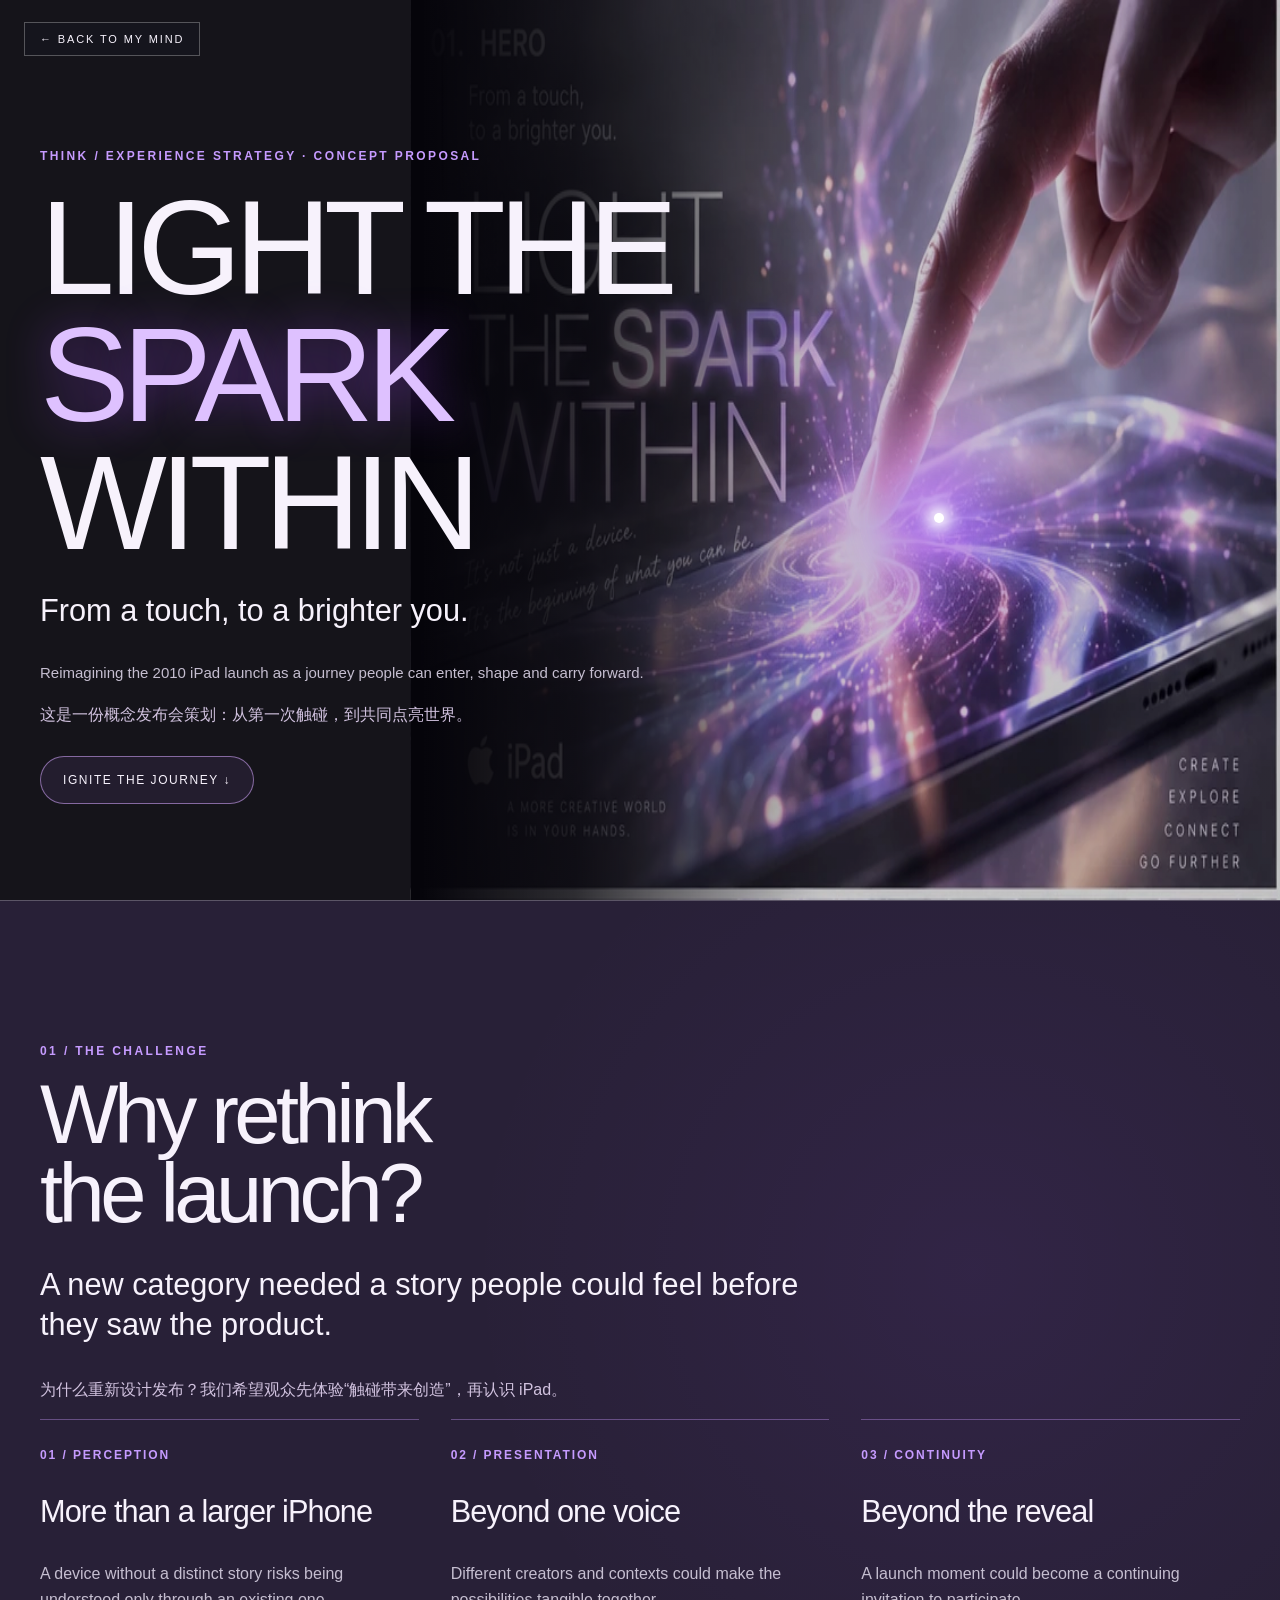
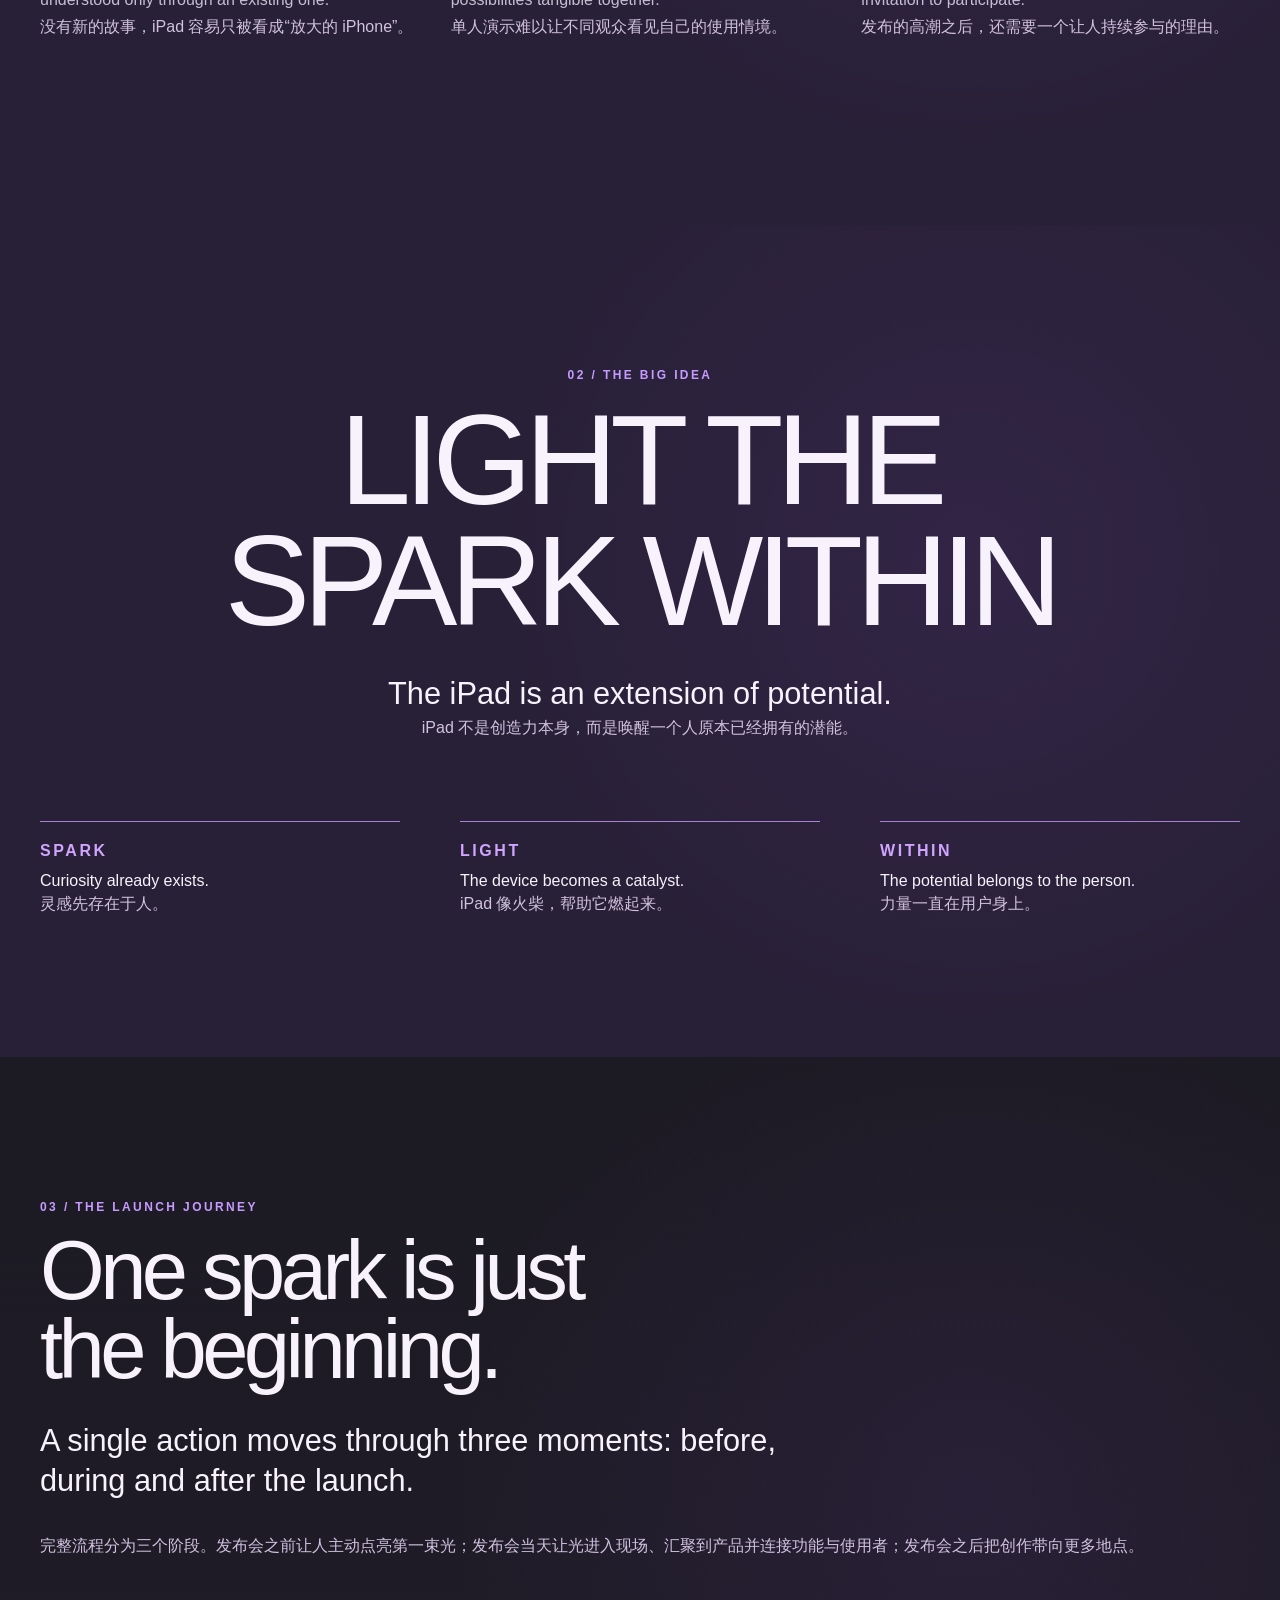
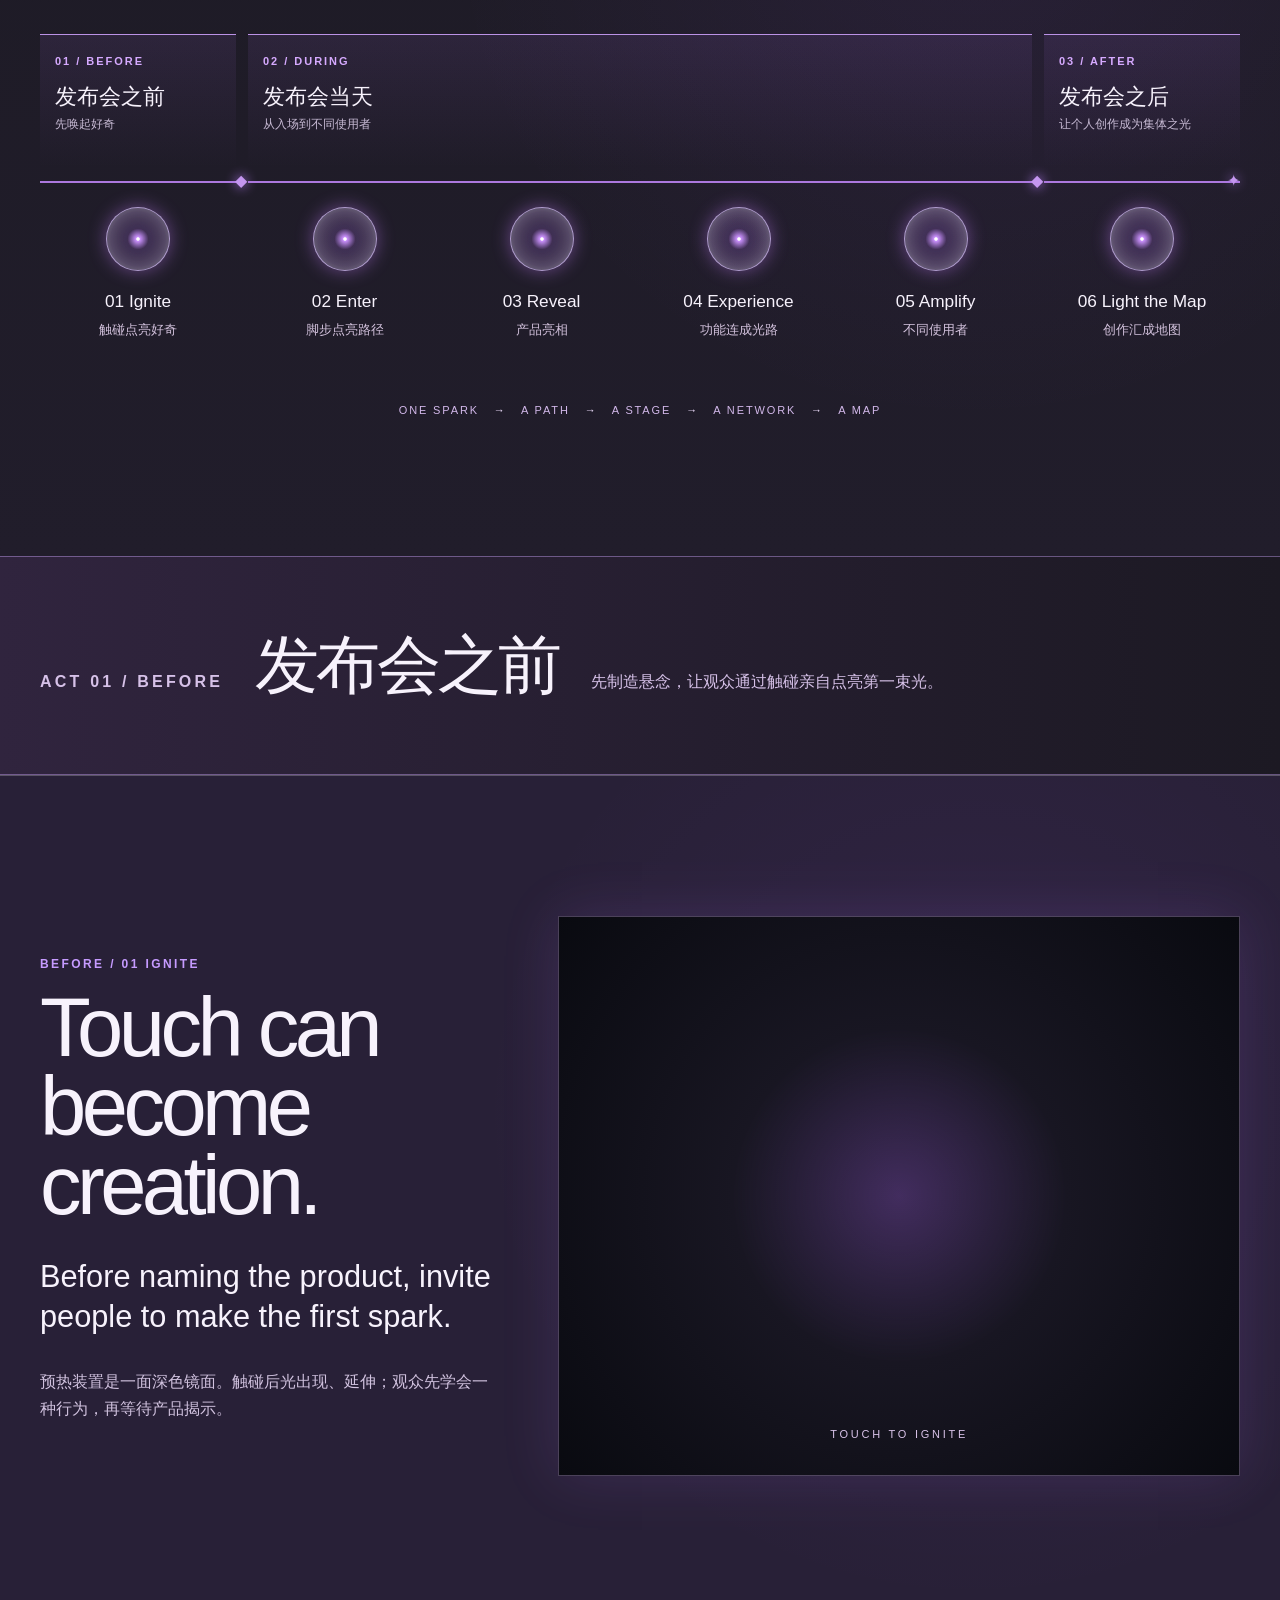
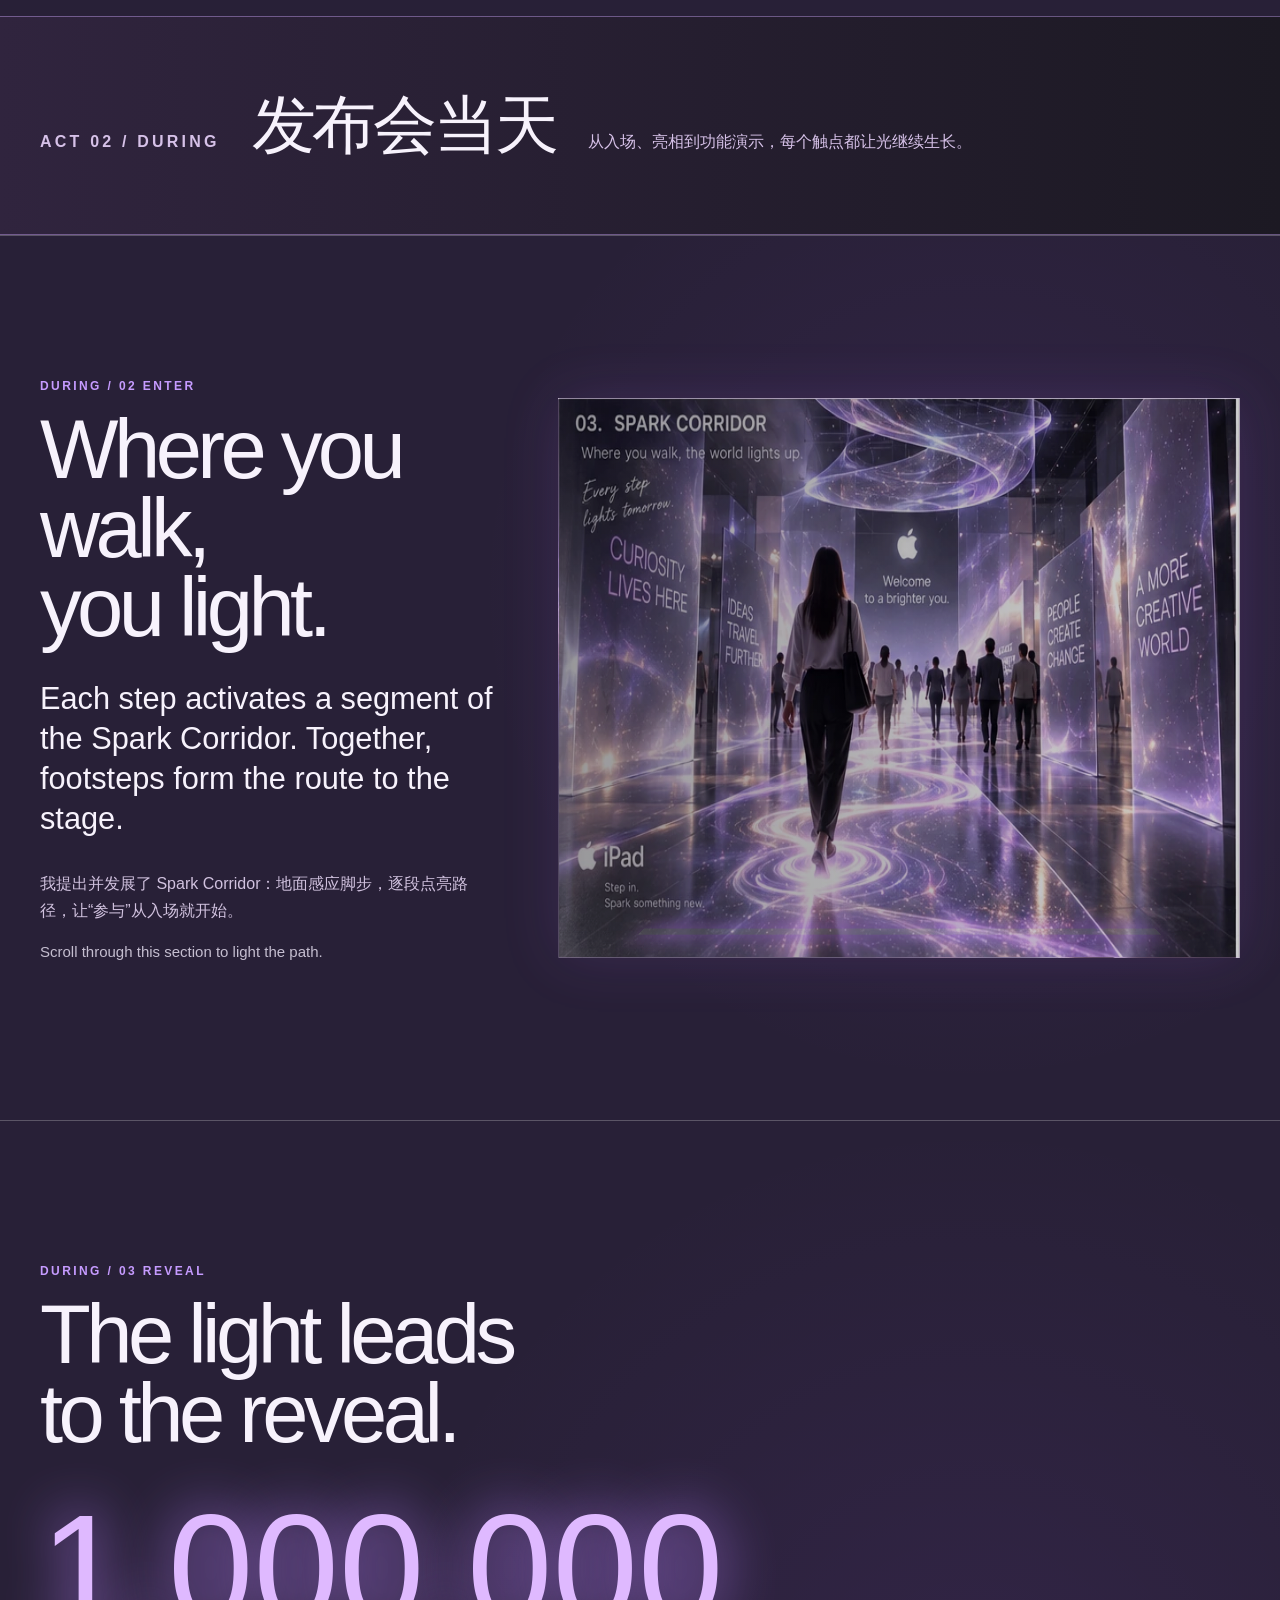
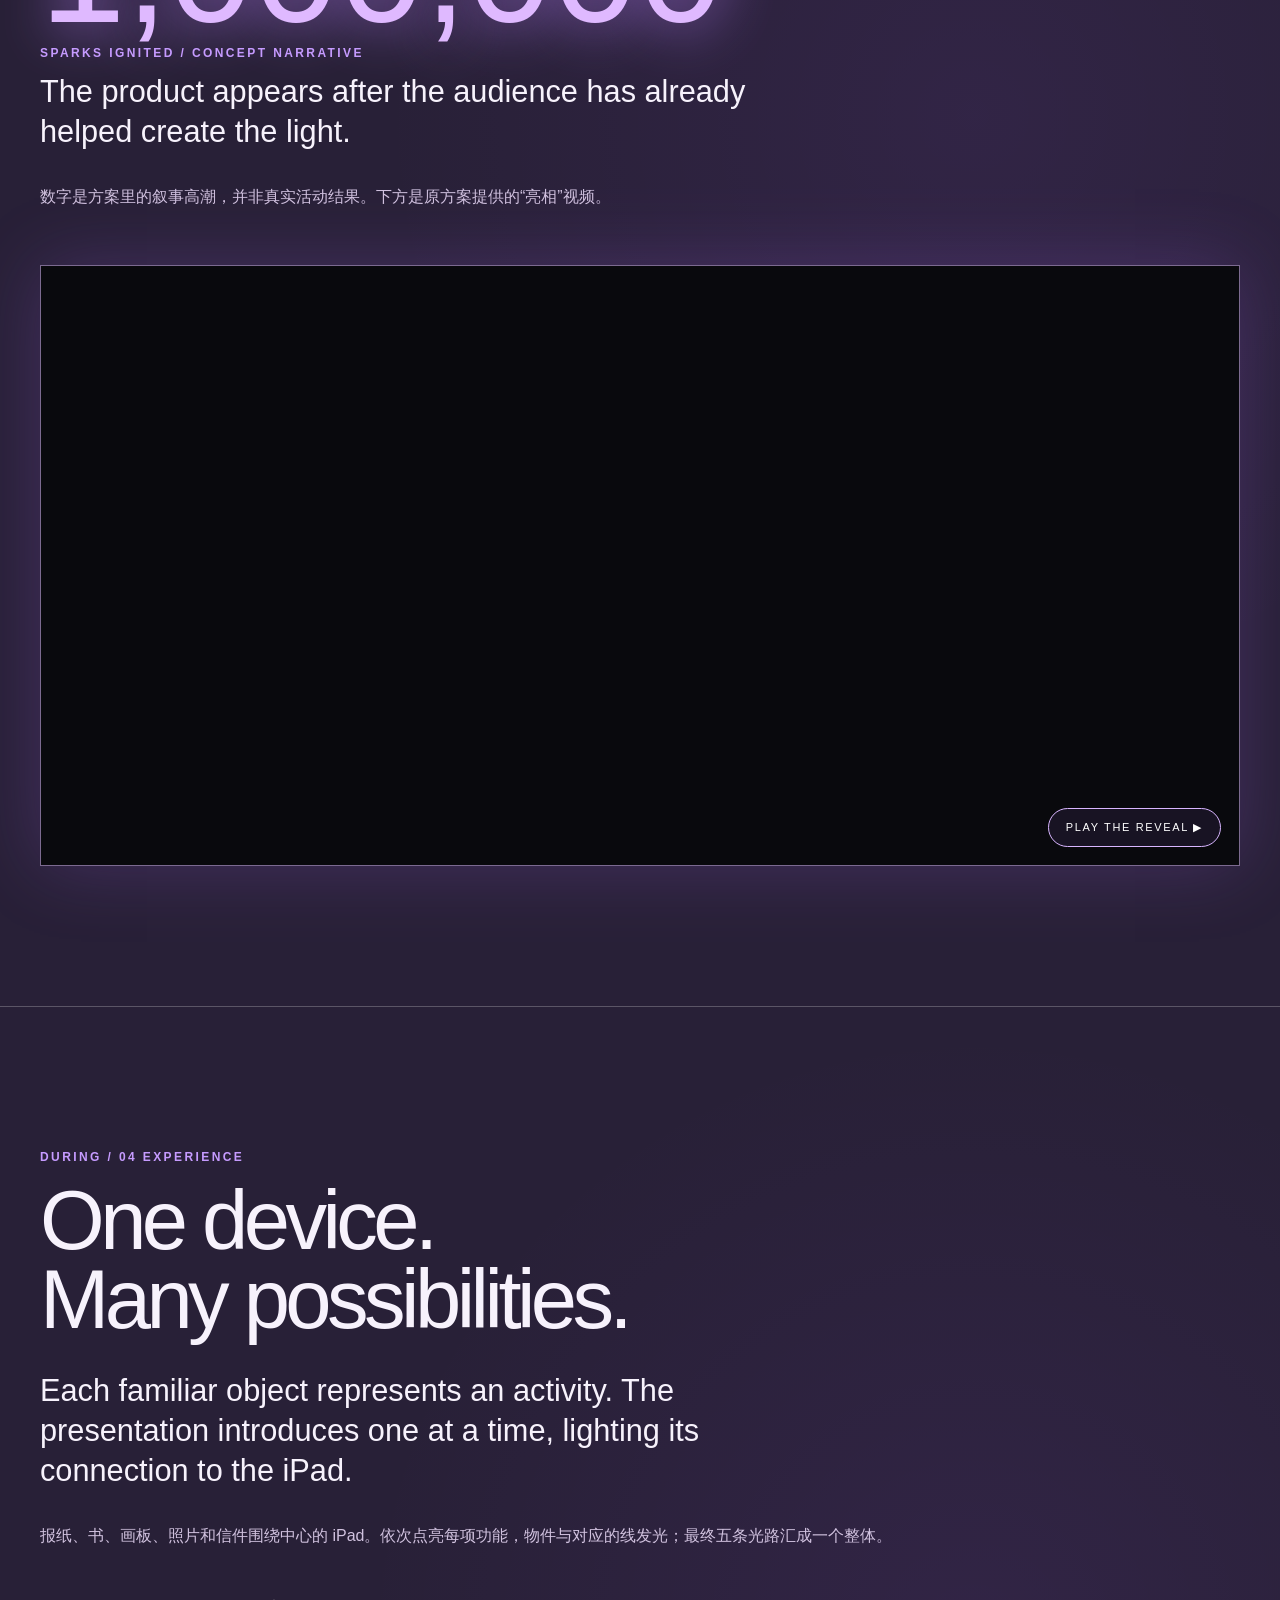
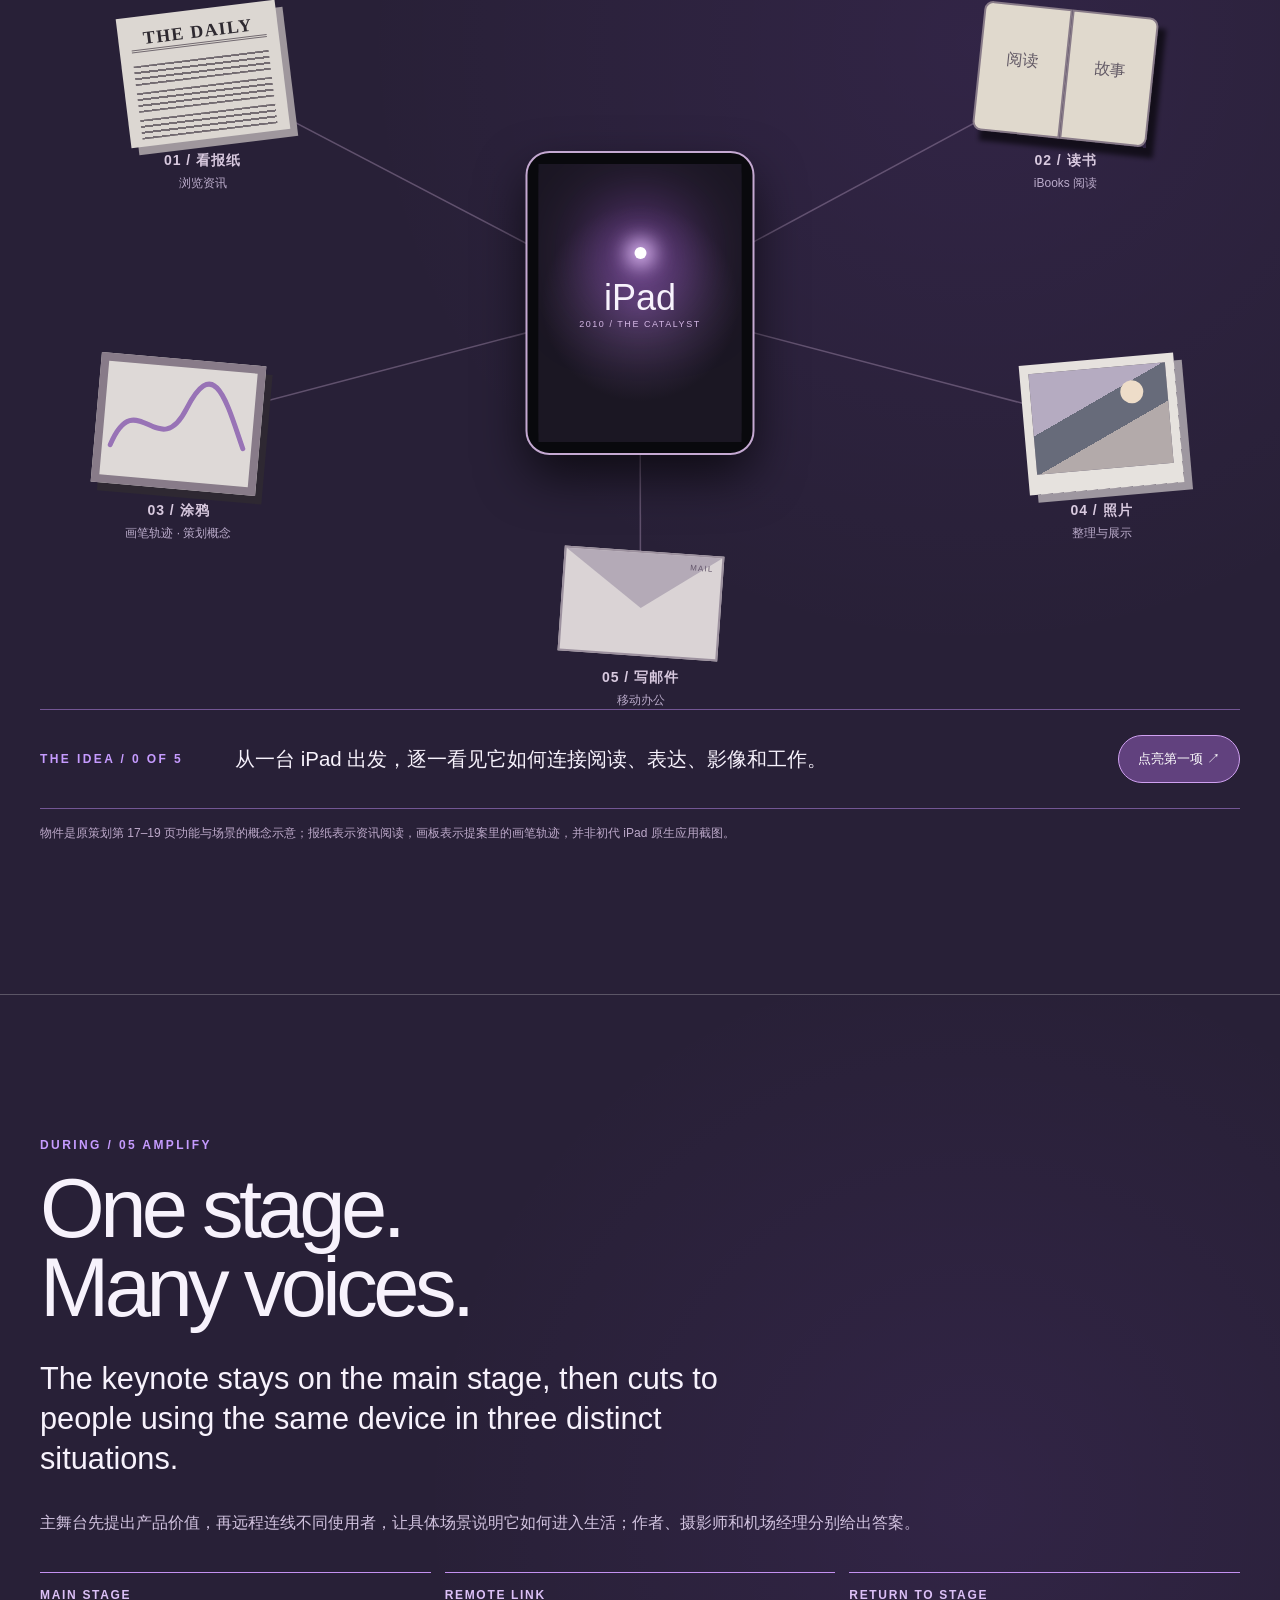
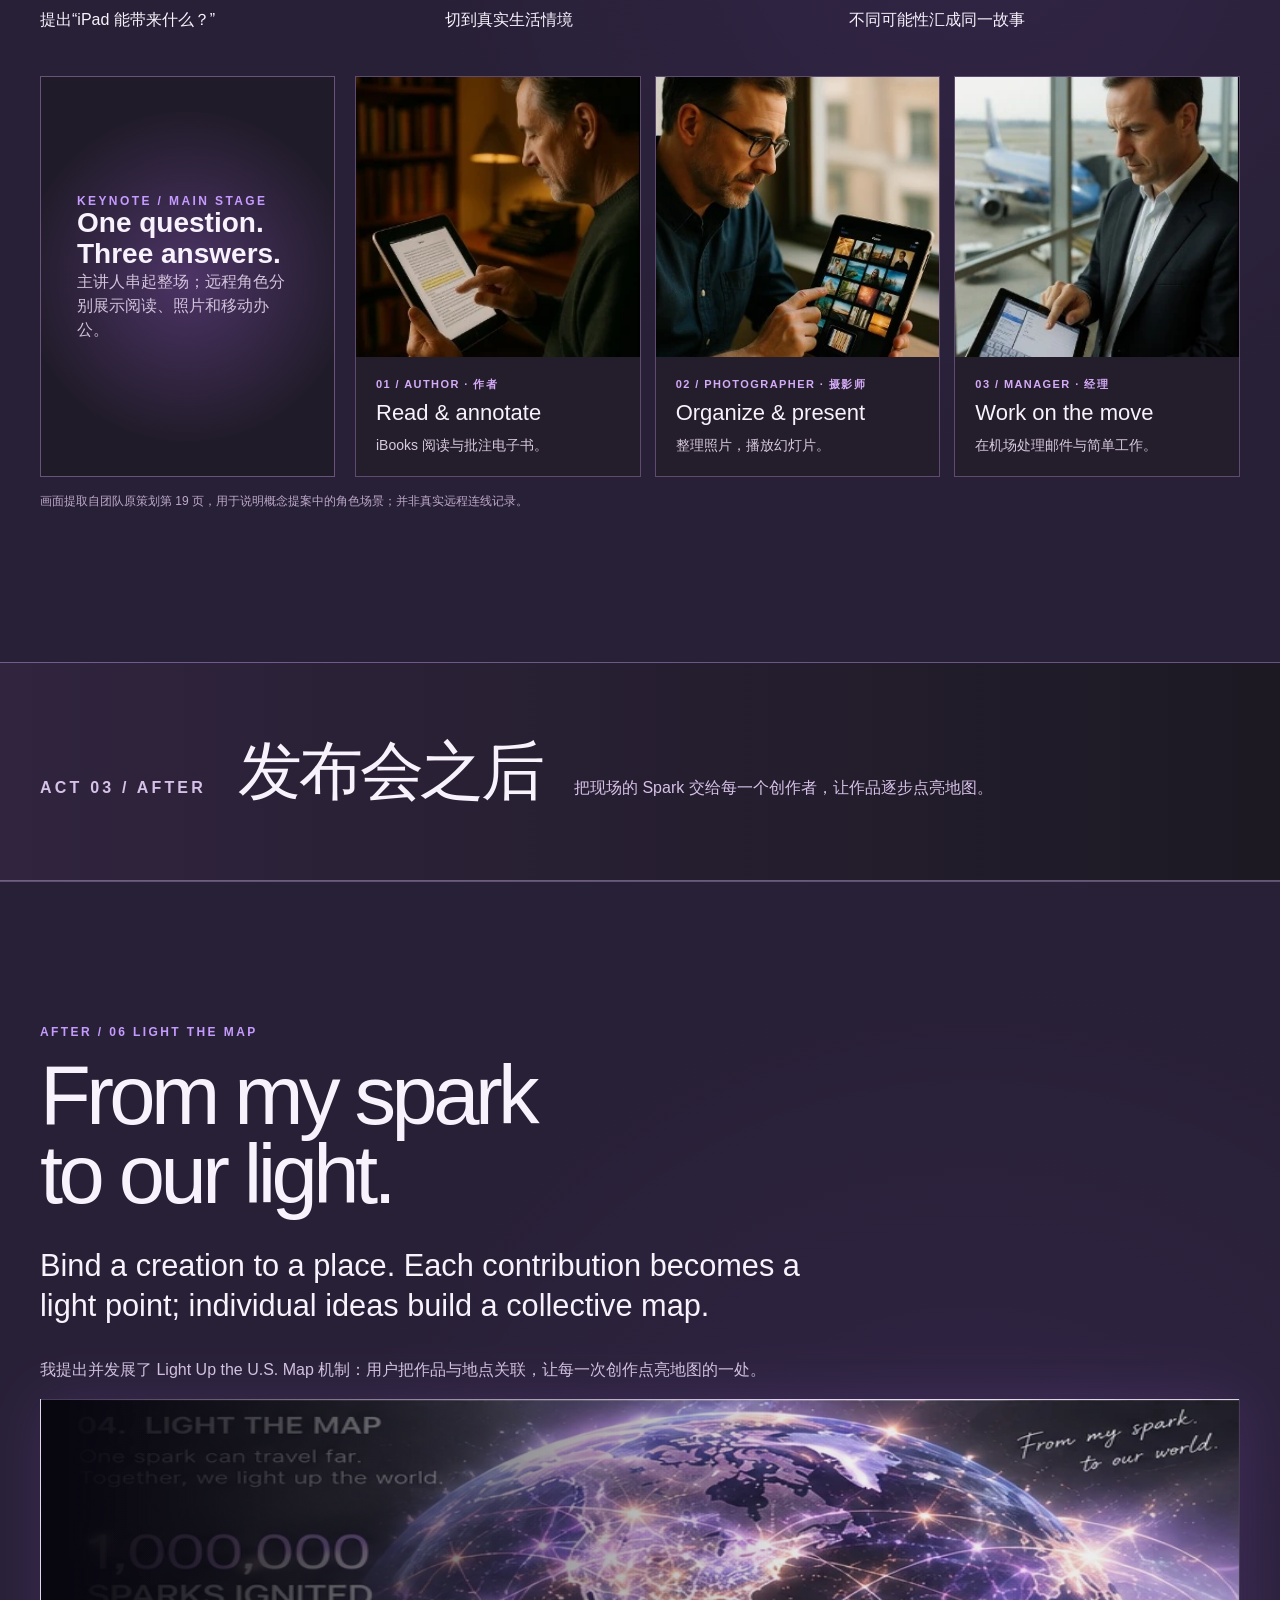
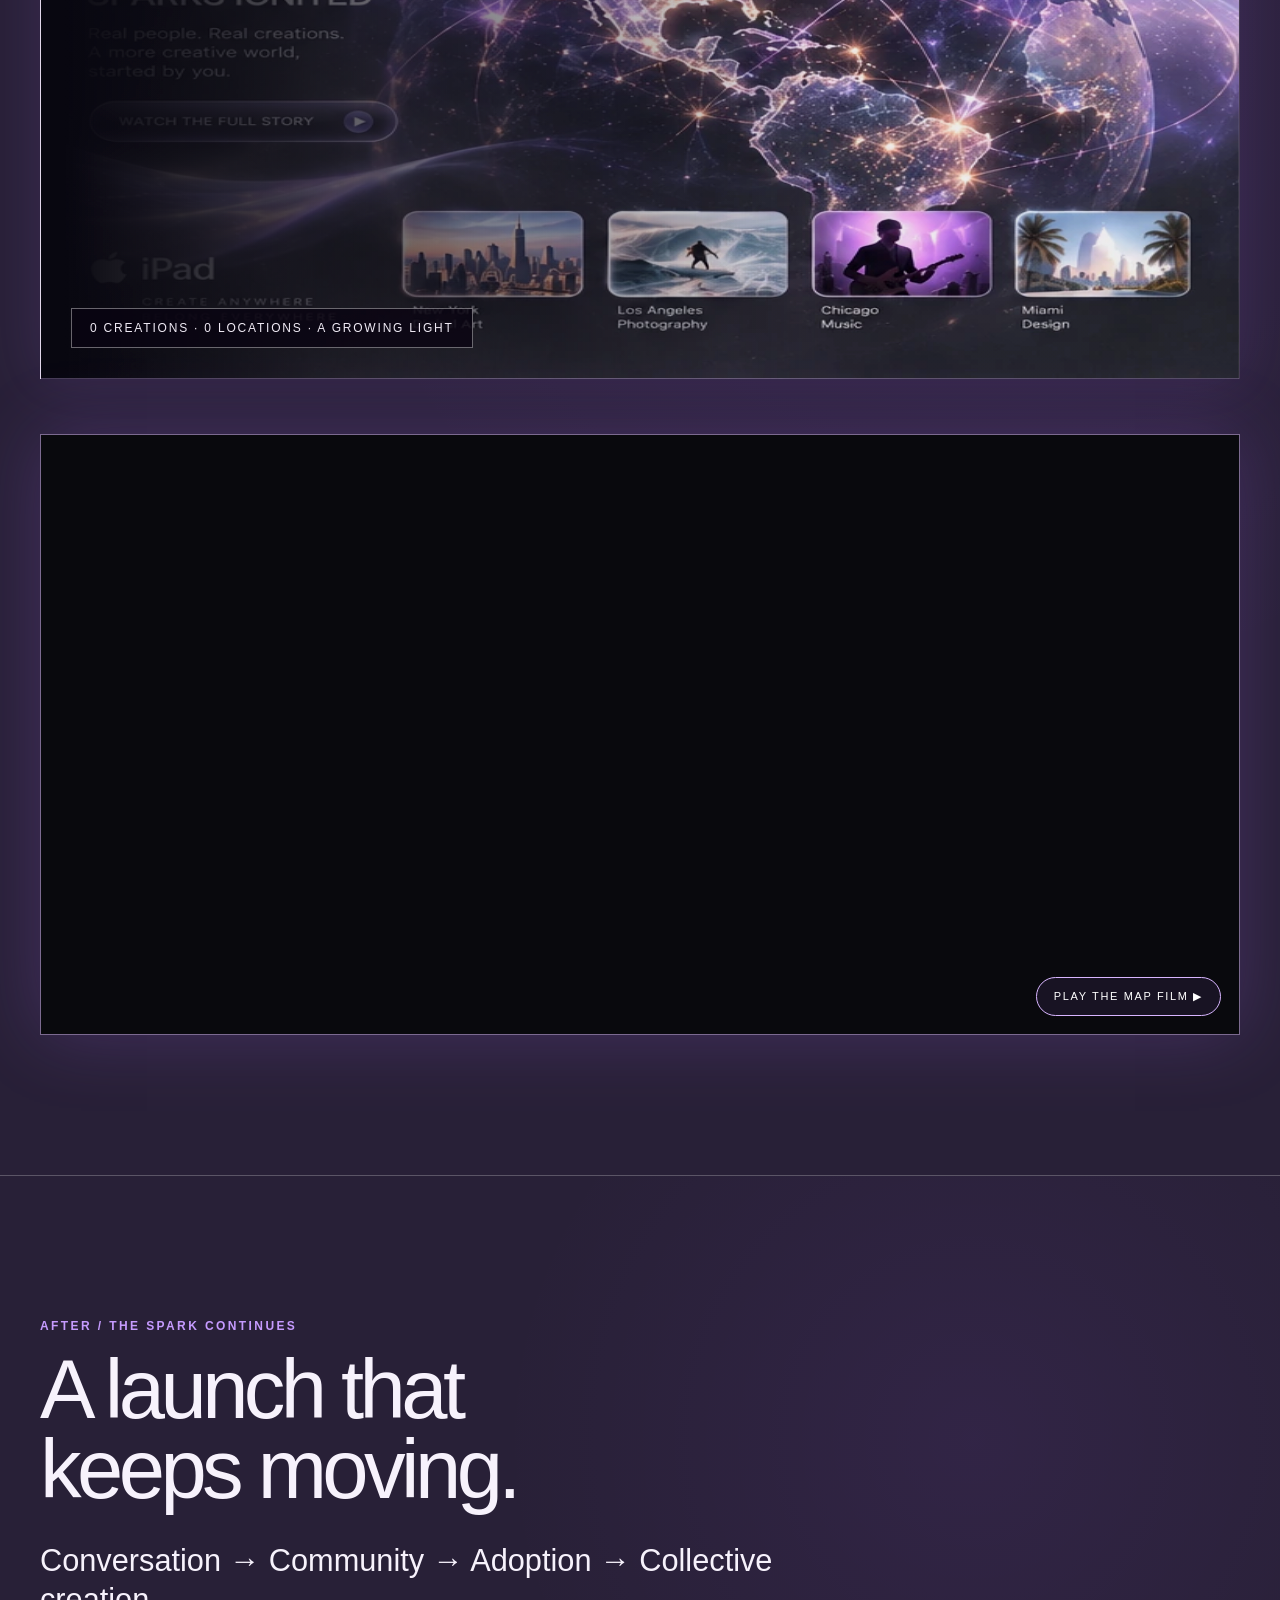
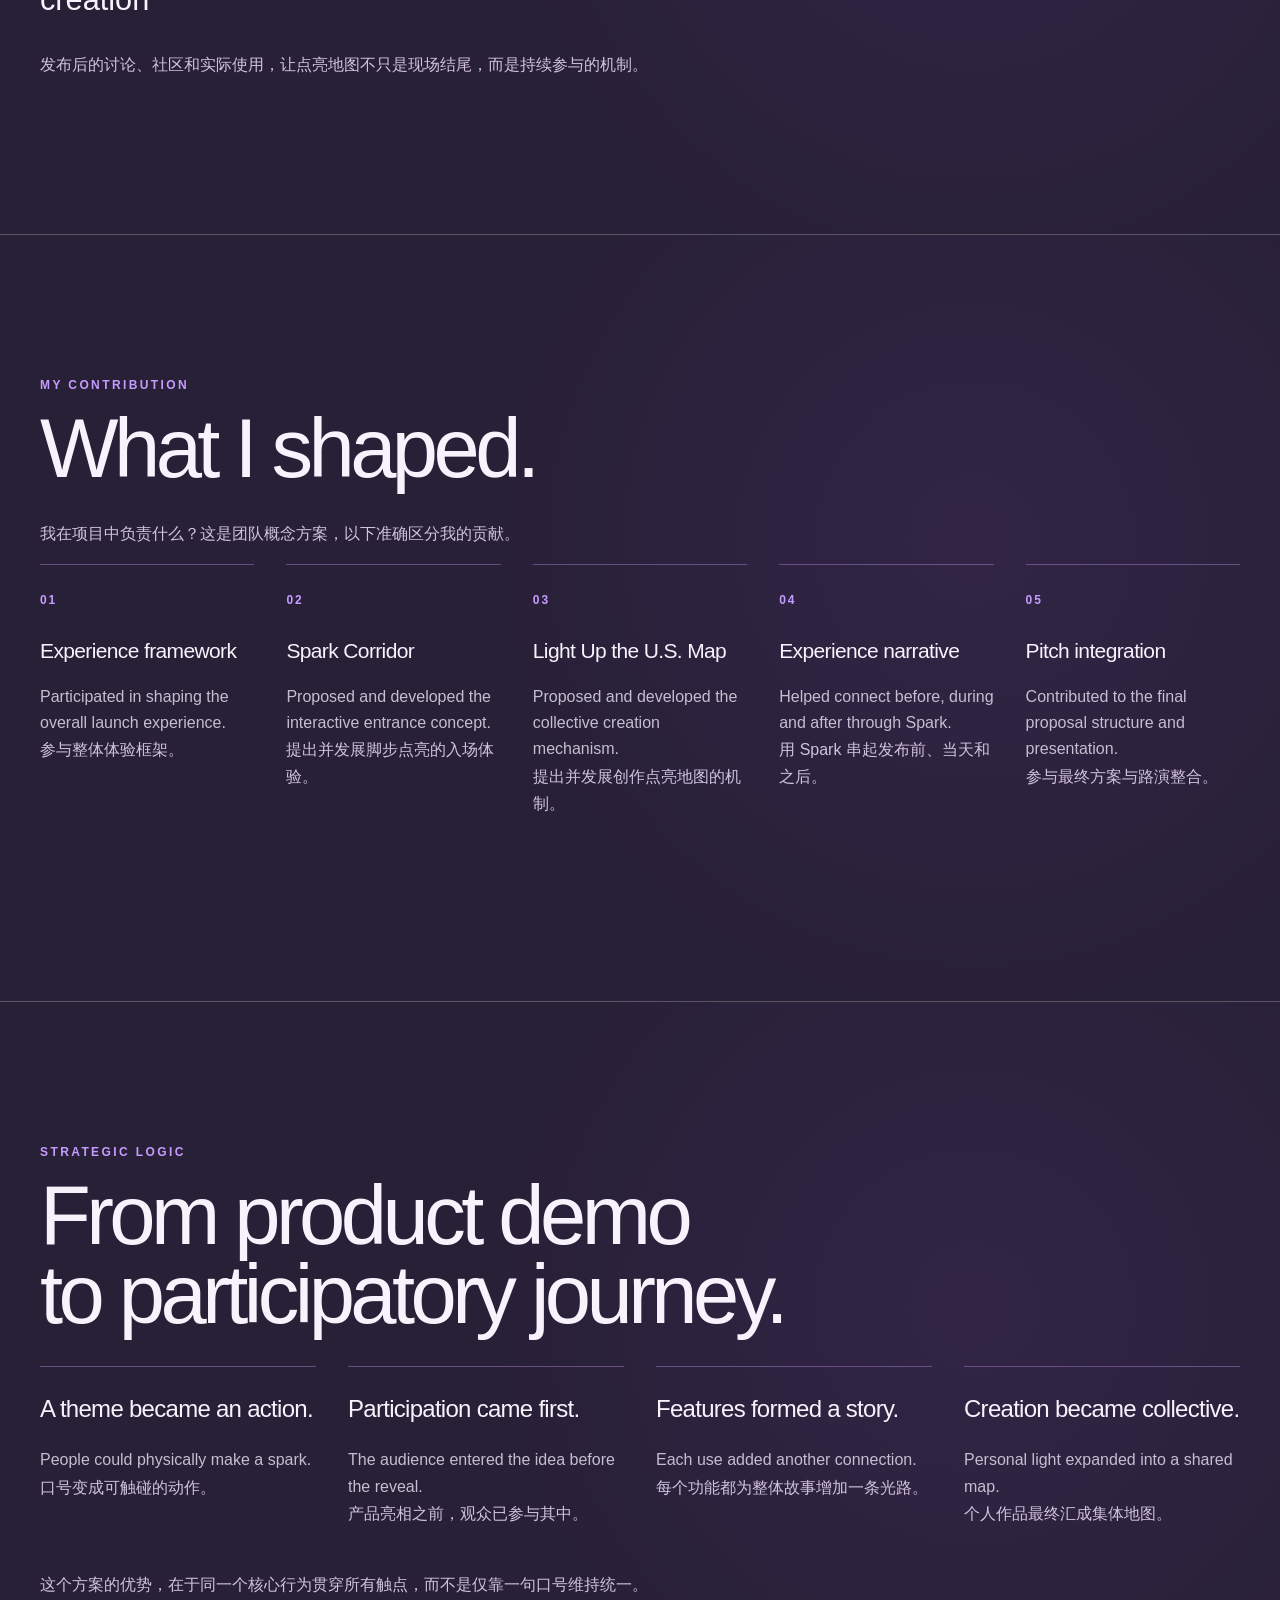
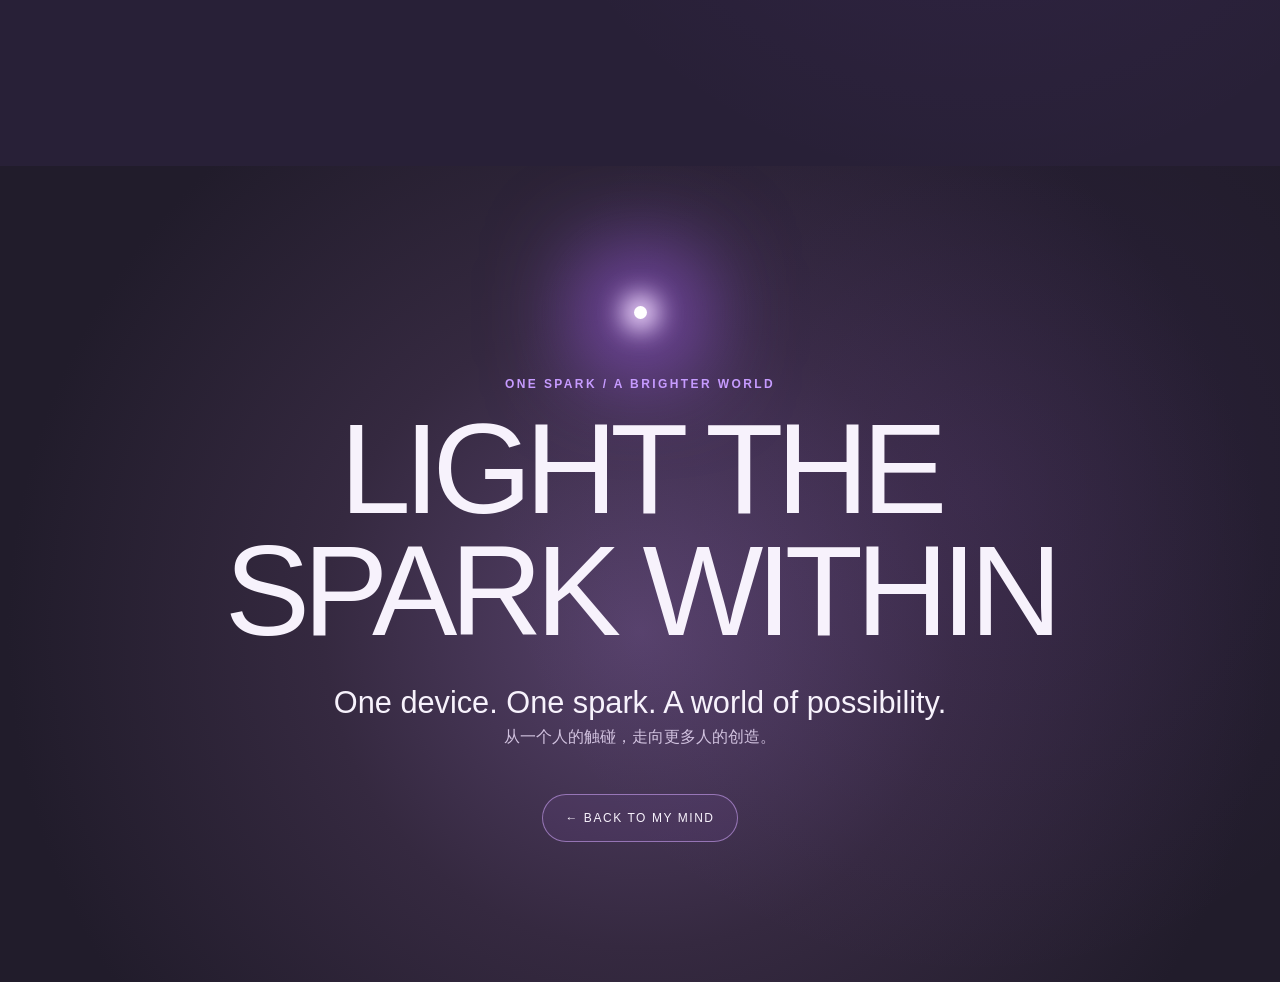
<file: projects/ipad-2010/index.html>
<!doctype html><html lang="en"><head><meta charset="utf-8"><meta name="viewport" content="width=device-width,initial-scale=1"><meta name="theme-color" content="#17161e"><title>Light the Spark Within — iPad 2010</title><style>
:root{--bg:#17161e;--ink:#f7f2fc;--muted:#c5bed0;--violet:#c69bff;--gold:#f6d6b2;--content:min(1360px,calc(100% - 80px));font-family:Arial,Helvetica,sans-serif}*{box-sizing:border-box}html{scroll-behavior:smooth}body{margin:0;background:var(--bg);color:var(--ink);overflow-x:hidden}button,a{font:inherit}a{color:inherit}button{cursor:pointer}.back{position:fixed;z-index:20;top:22px;left:24px;padding:10px 15px;text-decoration:none;font-size:11px;letter-spacing:.17em;background:#17161ee8;border:1px solid #ffffff45;backdrop-filter:blur(16px)}.back:hover,.back:focus-visible{border-color:var(--violet)}.eyebrow{font-size:12px;font-weight:700;letter-spacing:.2em;text-transform:uppercase;color:var(--violet)}h1,h2,h3,p{margin-top:0}h1,h2{font-weight:300;letter-spacing:-.055em;line-height:.95}h1{font-size:clamp(72px,10.5vw,184px);max-width:1100px;margin:20px 0 24px}h2{font-size:clamp(52px,6.5vw,108px);margin:16px 0 32px}.cn{display:block;color:#d1c2df;font-size:clamp(14px,1.25vw,18px);line-height:1.7;letter-spacing:0}.lead{font-size:clamp(20px,2.4vw,34px);line-height:1.3;max-width:760px}.small{font-size:15px;line-height:1.65;color:var(--muted)}.wrap{width:var(--content);margin:auto}.section{position:relative;min-height:85vh;padding:140px 0;overflow:hidden;scroll-margin-top:80px}.section::before{content:"";position:absolute;inset:0;pointer-events:none;background:radial-gradient(circle at 76% 40%,#aa5cff13,transparent 45%)}.section>*{position:relative}.line{border-top:1px solid #ffffff3c}.hero{min-height:100vh;display:flex;align-items:center;padding:120px 0 70px;background:#15141a}.hero-art{position:absolute;right:0;top:0;width:68%;height:100%;background-image:linear-gradient(90deg,#15141a 1%,#15141ad0 19%,#15141a25 47%),url('/assets/ipad-2010/visual-reference.webp');background-size:auto,200% 200%;background-position:center,0 0;filter:brightness(.87) contrast(1.12)}.hero-copy{position:relative;z-index:1;width:var(--content);margin:auto}.hero h1 span{display:block;color:#dec1ff;text-shadow:0 0 45px #a84cff75}.hero .lead{max-width:520px}.cta,.text-link{display:inline-flex;gap:20px;align-items:center;margin-top:28px;padding:16px 22px;border:1px solid #d6aaff8c;border-radius:100px;text-decoration:none;background:#7b54a326;font-size:12px;letter-spacing:.13em;text-transform:uppercase;transition:.25s}.cta:hover,.text-link:hover{background:#ae71ed5c;box-shadow:0 0 28px #ab76e251}.spark{position:absolute;left:73%;top:57%;width:10px;height:10px;border-radius:50%;background:white;box-shadow:0 0 16px 8px #fff,0 0 70px 30px #b271ff,0 0 130px 65px #ba65ff90;pointer-events:none;transition:transform .25s}.hero:hover .spark{transform:scale(1.3)}.intro-grid,.role-grid,.why-grid{display:grid;grid-template-columns:repeat(3,1fr);gap:32px}.thin-item{padding:28px 0;border-top:1px solid #b98de96b}.thin-item b{display:block;color:var(--violet);font-size:12px;letter-spacing:.16em;margin-bottom:32px}.thin-item h3{font-size:clamp(23px,2.4vw,37px);font-weight:400;letter-spacing:-.03em}.thin-item p{color:var(--muted);line-height:1.65}.statement{display:flex;align-items:center;min-height:80vh;text-align:center}.statement h2{font-size:clamp(65px,10vw,160px)}.statement .parts{display:flex;justify-content:space-between;gap:24px;margin-top:80px;text-align:left}.parts div{width:30%;border-top:1px solid #aa80d0;padding-top:20px}.parts b{display:block;color:#d0a4ff;letter-spacing:.16em;margin-bottom:12px}.ribbon{position:relative;height:180px;margin:50px 0 15px;border-radius:50%;background:radial-gradient(ellipse at 50% 50%,#f5e8ffb8 0%,#be77ff75 8%,#54328022 30%,transparent 66%);filter:blur(3px);transform:rotate(-3deg)}.journey{background:linear-gradient(#1c1a23,#211d2b)}.journey-row{display:grid;grid-template-columns:repeat(6,1fr);gap:10px;margin-top:-115px;position:relative}.journey-node{border:0;background:none;color:white;text-align:center;padding:0 5px;text-decoration:none}.orb{display:block;width:clamp(54px,8vw,130px);aspect-ratio:1;margin:0 auto 23px;border:1px solid #dac0ffbd;border-radius:50%;background:radial-gradient(circle,#fff 0%,#ca99ff 6%,#8661bb50 22%,#b893fa15 45%,#ffffff16 70%);box-shadow:0 0 18px #a86ae17a,inset 0 0 22px #d8b8ff7a;transition:.35s}.journey-node:hover .orb,.journey-node.active .orb{box-shadow:0 0 35px #d3a9ff,inset 0 0 30px #fff}.journey-node b{display:block;font-weight:400;font-size:clamp(13px,1.4vw,20px)}.journey-node small{display:block;margin-top:8px;color:#d6c9e1}.phase{display:flex;justify-content:space-between;letter-spacing:.2em;font-size:12px;color:#d4b9ec;margin-top:65px}.sticky-nav{position:fixed;z-index:18;left:50%;bottom:18px;transform:translateX(-50%);display:flex;gap:3px;padding:6px;border:1px solid #d1abff55;border-radius:100px;background:#1a1823da;backdrop-filter:blur(18px);max-width:calc(100% - 24px);overflow:auto}.sticky-nav a{flex:none;padding:10px 13px;border-radius:100px;text-decoration:none;color:#c8bed5;font-size:10px;letter-spacing:.1em;white-space:nowrap}.sticky-nav a.active{background:#c995ff;color:#21142d}.scene{display:grid;grid-template-columns:.8fr 1.2fr;gap:5vw;align-items:center}.scene-art{min-height:560px;position:relative;overflow:hidden;border:1px solid #e1c0ff4d;box-shadow:0 0 55px #b97aff24}.ignite-surface{background:radial-gradient(circle at 50% 50%,#7144a449,#181622 38%,#090a10 100%);touch-action:none;cursor:crosshair}.ignite-surface::after{content:"TOUCH TO IGNITE";position:absolute;inset:auto 0 35px;text-align:center;font-size:11px;letter-spacing:.25em;color:#d8c2e8}.trail{position:absolute;width:9px;height:9px;border-radius:50%;background:#fff;pointer-events:none;box-shadow:0 0 15px 6px #eee2ff,0 0 40px 18px #b163ff;animation:fade 1.2s forwards}@keyframes fade{to{opacity:0;transform:scale(2.3)}}.corridor-art{background-image:linear-gradient(90deg,#15131b58,#17141b16),url('/assets/ipad-2010/visual-reference.webp');background-size:auto,200% 200%;background-position:center,0 100%;filter:brightness(.86) contrast(1.12)}.corridor-path{position:absolute;left:12%;right:12%;bottom:4%;height:7px;background:linear-gradient(90deg,#e5c6ff var(--path,0%),#ffffff22 var(--path,0%));transform:perspective(150px) rotateX(30deg);box-shadow:0 0 22px #c782ff;transition:background .3s}.video-shell{position:relative;width:100%;margin:55px auto 0;border:1px solid #debcff8a;background:#09090d;box-shadow:0 0 70px #9f64e33b;overflow:hidden}.video-shell video{display:block;width:100%;max-height:78vh;object-fit:contain}.video-control{position:absolute;bottom:18px;right:18px;border:1px solid #d8b5ff;background:#1c1627d9;color:#fff;padding:12px 17px;border-radius:30px;font-size:11px;letter-spacing:.15em}.count{font-size:clamp(70px,12vw,190px);line-height:1;color:#dfb9ff;text-shadow:0 0 55px #b781f9;margin-top:40px}.network{position:relative;min-height:570px;margin-top:65px;display:grid;place-items:center}.network svg{position:absolute;inset:0;width:100%;height:100%;overflow:visible}.network line{stroke:#846699;stroke-width:1.5;transition:.4s}.network line.on{stroke:#eee0ff;stroke-width:3;filter:drop-shadow(0 0 10px #cd80ff)}.device{z-index:1;width:200px;height:270px;display:grid;place-items:center;border:10px solid #090a10;border-radius:18px;background:radial-gradient(circle,#9d73d35c,#171520 65%);box-shadow:0 0 0 2px #9e8ca5,0 30px 50px #000a;color:white}.feature{position:absolute;z-index:2;border:1px solid #bfa0de;background:#221c2d;color:white;border-radius:50%;width:100px;height:100px;font-size:12px;letter-spacing:.1em}.feature.on{background:#ae74e9;box-shadow:0 0 35px #c888ff}.feature:nth-of-type(2){left:12%;top:5%}.feature:nth-of-type(3){right:12%;top:5%}.feature:nth-of-type(4){left:4%;top:43%}.feature:nth-of-type(5){right:4%;top:43%}.feature:nth-of-type(6){left:calc(50% - 50px);bottom:0}.voices{display:flex;flex-wrap:wrap;justify-content:center;gap:18px;margin-top:55px}.voice{min-width:190px;min-height:140px;display:grid;place-items:center;border:1px solid #b58ed466;background:radial-gradient(circle,#a875d83b,#ffffff0b 70%);color:#e8d5fa;letter-spacing:.16em;font-size:12px}.voice.main{flex-basis:100%;min-height:210px;font-size:19px}.map-art{min-height:580px;background-image:linear-gradient(90deg,#17161e 2%,#17161e90 30%,#17161e0a 65%),url('/assets/ipad-2010/visual-reference.webp');background-size:auto,200% 200%;background-position:center,100% 100%;filter:brightness(.92) contrast(1.12);cursor:crosshair}.map-dot{position:absolute;width:11px;height:11px;border-radius:50%;background:#fff5ce;box-shadow:0 0 18px 7px #f6d9b9,0 0 45px 22px #c27bff;pointer-events:none}.map-caption{position:absolute;left:30px;bottom:30px;padding:12px 18px;background:#18131fc9;border:1px solid #ffffff66;font-size:12px;letter-spacing:.15em}.after{min-height:55vh}.role-grid{grid-template-columns:repeat(5,1fr)}.role-grid .thin-item h3{font-size:21px}.why-grid{grid-template-columns:repeat(4,1fr)}.why-grid h3{font-size:24px}.finale{text-align:center;min-height:90vh;display:flex;align-items:center;background:radial-gradient(circle at 50% 57%,#82619b83,#352940 40%,#211c2b 80%)}.finale .wrap{position:relative}.final-spark{width:13px;height:13px;margin:0 auto 55px;border-radius:50%;background:white;box-shadow:0 0 25px 12px #f0d8ff,0 0 90px 55px #a960f59c}.finale h2{font-size:clamp(70px,10vw,160px)}.asset-note{font-size:11px;letter-spacing:.14em;color:#dac6e9;border:1px dashed #cba2ed7a;padding:10px 14px;display:inline-block;margin-top:18px}body[data-progress="1"]{--bg:#201b2a}body[data-progress="2"]{--bg:#282037}@media(max-width:800px){:root{--content:calc(100% - 40px)}.section{padding:100px 0;min-height:auto}.hero{min-height:100vh}.hero-art{width:100%;opacity:.55}.hero h1{font-size:clamp(55px,13vw,95px)}.intro-grid,.role-grid,.why-grid,.scene{grid-template-columns:1fr}.statement .parts{display:block}.parts div{width:100%;margin-bottom:20px}.scene-art{min-height:430px}.journey-row{grid-template-columns:repeat(3,1fr);gap:35px 8px;margin-top:-110px}.phase{margin-top:35px}.sticky-nav{width:calc(100% - 24px)}.role-grid{grid-template-columns:repeat(2,1fr)}.why-grid{grid-template-columns:1fr 1fr}.corridor-art,.map-art{min-height:430px}.back{top:10px;left:10px}.count{font-size:18vw}}@media(max-width:500px){.journey-row{grid-template-columns:repeat(2,1fr)}.why-grid,.role-grid{grid-template-columns:1fr}.network{min-height:430px}.device{width:120px;height:175px}.feature{width:70px;height:70px;font-size:9px}.feature:nth-of-type(6){left:calc(50% - 35px)}.voice{min-width:42%}.sticky-nav a{padding:9px}.hero .lead{font-size:20px}}@media(prefers-reduced-motion:reduce){html{scroll-behavior:auto}*,*::before,*::after{animation:none!important;transition:none!important}}

.phase-banner{padding:65px 0;background:linear-gradient(90deg,#30243e,#1c1923);border-top:1px solid #d0a8ff6a;border-bottom:1px solid #d0a8ff6a}.phase-banner .wrap{display:flex;align-items:baseline;gap:32px}.phase-banner b{font-size:clamp(35px,5vw,78px);font-weight:300;letter-spacing:-.05em}.phase-banner span{color:#d6c1e8;font-size:16px;line-height:1.6}.feature-evidence{display:grid;grid-template-columns:1.12fr .88fr;gap:36px;align-items:center;margin-top:30px;padding:28px;border:1px solid #bc94dc71;background:linear-gradient(135deg,#3b2a4b,#1b1922)}.feature-evidence[hidden]{display:none}.feature-evidence figure{margin:0;min-height:330px;display:grid;place-items:center;background:#100f17;overflow:hidden}.feature-evidence img,.feature-evidence video{display:block;width:100%;height:400px;object-fit:cover}.feature-evidence img{object-position:center 30%}.feature-evidence h3{font-size:clamp(32px,3vw,50px);font-weight:400;letter-spacing:-.045em;margin:0 0 15px}.feature-evidence p{font-size:18px;line-height:1.55;color:#e5d8ee}.feature-evidence small{display:block;color:#bda7cf;line-height:1.5}.feature-evidence .cn{margin-bottom:18px}.drawing-demo{position:relative;width:100%;height:400px;background:radial-gradient(circle at center,#9d5ede4d,#17141f 55%);display:grid;place-items:center}.drawing-demo svg{width:85%;height:80%}.drawing-demo path{fill:none;stroke:#d9b2ff;stroke-width:7;stroke-linecap:round;filter:drop-shadow(0 0 12px #b877ff)}.phase-pills{display:grid;grid-template-columns:repeat(3,1fr);gap:14px;margin:35px 0}.phase-pills div{border-top:1px solid #c491f1;padding-top:15px}.phase-pills b{display:block;color:#dcc0f7;font-size:12px;letter-spacing:.14em}.phase-pills span{display:block;margin-top:8px;font-size:16px}.amplify-flow{display:grid;grid-template-columns:1fr 3fr;gap:20px;align-items:stretch;margin-top:45px}.stage-lead{border:1px solid #c49ce270;background:radial-gradient(circle at center,#8553ae65,#201b29 68%);padding:36px;display:flex;flex-direction:column;justify-content:center}.stage-lead strong{font-size:28px;line-height:1.1}.stage-lead p{color:#d3c3dc;line-height:1.5}.role-scenes{display:grid;grid-template-columns:repeat(3,1fr);gap:14px}.role-scene{border:1px solid #b288d06b;background:#241d2b;overflow:hidden}.role-scene img{display:block;width:100%;height:280px;object-fit:cover;object-position:center 35%}.role-scene div{padding:20px}.role-scene b{display:block;color:#d4abf8;font-size:11px;letter-spacing:.13em;margin-bottom:8px}.role-scene h3{font-size:22px;font-weight:400;margin-bottom:9px}.role-scene p{font-size:14px;color:#d7cadf;line-height:1.5;margin:0}.source-caption{font-size:12px;color:#bda9ca;line-height:1.5;margin-top:15px}@media(max-width:800px){.phase-banner .wrap{display:block}.feature-evidence,.amplify-flow{grid-template-columns:1fr}.role-scenes{grid-template-columns:repeat(3,1fr)}.role-scene img{height:220px}}@media(max-width:600px){.role-scenes,.phase-pills{grid-template-columns:1fr}.role-scene{display:grid;grid-template-columns:130px 1fr}.role-scene img{height:100%}.role-scene div{padding:14px}.feature-evidence img,.feature-evidence video,.drawing-demo{height:280px}}
.journey-node{cursor:default}.journey-node:hover .orb{box-shadow:0 0 18px #a86ae17a,inset 0 0 22px #d8b8ff7a}.feature-stage{position:relative;height:700px;margin:60px auto 0;isolation:isolate}.connection-svg{position:absolute;inset:0;width:100%;height:100%;z-index:0;overflow:visible}.connection-svg line{stroke:#947e9f;stroke-width:1.5;opacity:.52;transition:stroke .6s,stroke-width .6s,filter .6s}.connection-svg line.lit{stroke:#f1ddff;stroke-width:4;filter:drop-shadow(0 0 9px #c37aff)}.feature-device{position:absolute;z-index:2;left:50%;top:42%;transform:translate(-50%,-50%);width:225px;height:300px;border:11px solid #09090d;border-radius:22px;background:#17151e;box-shadow:0 0 0 2px #c5a9d2,0 22px 50px #000a;display:grid;place-items:center}.feature-screen{width:100%;height:100%;display:flex;flex-direction:column;align-items:center;justify-content:center;position:relative;overflow:hidden;background:radial-gradient(circle at center,#b27cda57,#1b1723 57%)}.feature-screen em{position:absolute;top:30%;width:12px;height:12px;border-radius:50%;background:#fff;box-shadow:0 0 20px 8px #e9c5ff,0 0 75px 35px #b663ef9e}.feature-screen strong{font-size:36px;font-weight:400;z-index:1}.feature-screen small{font-size:9px;letter-spacing:.17em;color:#d4b7e5;z-index:1}.feature-device.complete{box-shadow:0 0 0 2px #eed8ff,0 0 80px #b36af7}.analogue{position:absolute;z-index:2;width:205px;text-align:center;color:#d8c9df;transition:transform .5s,filter .5s}.analogue b{display:block;font-size:14px;letter-spacing:.07em;margin-top:13px}.analogue small{display:block;font-size:12px;color:#baabca;margin-top:5px}.analogue.lit{filter:drop-shadow(0 0 19px #b678f4);transform:translateY(-5px)}.analogue-news{left:5%;top:0}.analogue-book{right:6%;top:0}.analogue-draw{left:3%;top:50%}.analogue-photos{right:3%;top:50%}.analogue-mail{left:calc(50% - 102px);bottom:0}.prop{position:relative;margin:auto;height:130px;filter:saturate(.6);transition:filter .5s}.lit .prop{filter:saturate(1.3)}.newspaper{width:160px;padding:12px;background:#dfd7ce;color:#302833;transform:rotate(-7deg);box-shadow:7px 8px 0 #a296a0}.newspaper b{font:700 18px Georgia,serif;margin:0 0 13px;border-bottom:3px double #766873}.newspaper i{display:block;height:20px;margin:7px 0;background:repeating-linear-gradient(#786b75 0 2px,transparent 2px 6px)}.book{width:175px;display:flex;transform:rotate(6deg);box-shadow:8px 10px 5px #0009}.book span{width:50%;padding:44px 4px;background:#e5d8c5;color:#66586b;border:2px solid #8e788f;font-size:16px}.book span:first-child{border-radius:9px 0 0 9px}.book span:last-child{border-radius:0 9px 9px 0}.pad{width:165px;background:#e0d9d5;border:8px solid #8e798f;transform:rotate(5deg);box-shadow:7px 8px 0 #302738}.pad svg{width:100%;height:100%;fill:none;stroke:#a86ada;stroke-width:6;stroke-linecap:round}.photo{width:155px;background:linear-gradient(155deg,#b9a9cd 0 38%,#646b84 38% 62%,#b8a9a9 62%);border:9px solid #e9e1db;border-bottom-width:20px;transform:rotate(-5deg);box-shadow:8px 8px 0 #a196a4}.photo i{position:absolute;top:15px;right:24px;width:23px;height:23px;background:#f7dcba;border-radius:50%}.envelope{width:160px;height:105px;margin-top:20px;background:#ddd2d5;border:2px solid #a18ea5;transform:rotate(4deg)}.envelope:after{content:"";position:absolute;inset:0;border-left:78px solid transparent;border-right:78px solid transparent;border-top:55px solid #b8a8be}.envelope span{position:absolute;z-index:1;right:8px;top:7px;color:#6a5376;font-size:8px;letter-spacing:.15em}.network-story{display:flex;align-items:center;gap:25px;padding:25px 0;border-top:1px solid #c995ff77;border-bottom:1px solid #c995ff77}.network-story .eyebrow{flex:none;min-width:170px}.network-story p{margin:0;flex:1;font-size:clamp(16px,1.6vw,22px);line-height:1.5}.network-story button{flex:none;border:1px solid #d0a1f1;color:#fff;border-radius:30px;background:#61417e;padding:14px 19px;font-size:13px}.network-story button:hover,.network-story button:focus-visible{background:#9561bc}@media(max-width:800px){.feature-stage{height:670px}.analogue{width:140px}.analogue-news,.analogue-draw{left:0}.analogue-book,.analogue-photos{right:0}.analogue-mail{left:calc(50% - 70px)}.prop{zoom:.75}.feature-device{width:170px;height:230px}.network-story{flex-wrap:wrap}.network-story p{flex-basis:55%}}@media(max-width:500px){.feature-stage{height:600px}.feature-device{width:120px;height:165px;border-width:7px}.feature-screen strong{font-size:25px}.feature-screen small{font-size:6px}.analogue{width:105px}.prop{zoom:.58}.analogue b{font-size:11px}.analogue small{font-size:10px}.analogue-mail{left:calc(50% - 52px)}.network-story{display:block}.network-story p{margin:15px 0}.network-story button{width:100%}}

.timeline{display:grid;grid-template-columns:minmax(140px,1fr) minmax(560px,4fr) minmax(140px,1fr);gap:12px;margin-top:75px}.timeline-phase{min-width:0;position:relative}.timeline-phase-head{min-height:134px;padding:16px 15px 14px;border-top:1px solid #bb92e6;background:linear-gradient(180deg,#a36cdd1c,transparent)}.timeline-phase-head span{font-size:11px;font-weight:700;letter-spacing:.18em;color:#d6aaff}.timeline-phase-head h3{font-size:clamp(18px,1.7vw,25px);font-weight:400;margin:13px 0 5px}.timeline-phase-head p{font-size:12px;line-height:1.45;color:#c7bad4;margin:0}.timeline-steps{position:relative;display:grid;grid-template-columns:repeat(var(--step-count),1fr);gap:4px;border-top:2px solid #ac78de;margin-top:13px;padding-top:24px}.timeline-before{--step-count:1}.timeline-during{--step-count:4}.timeline-after{--step-count:1}.timeline-steps:after{content:'◆';position:absolute;right:-11px;top:-12px;font-size:16px;color:#c496ef;text-shadow:0 0 12px #bc80ff}.timeline-after .timeline-steps:after{content:'✦';right:0}.timeline-node{text-align:center;min-width:0}.timeline-node .orb{display:block;width:clamp(46px,5vw,82px);height:auto;aspect-ratio:1;margin:0 auto 19px;background:radial-gradient(circle,#fff 0 3%,#c990fb 5%,#8054af4d 24%,#c8a1e922 62%,#ffffff20 72%);box-shadow:0 0 18px #b976ec78,inset 0 0 22px #dec1ff72}.timeline-node b{display:block;font-size:clamp(13px,1.35vw,18px);font-weight:500;line-height:1.3}.timeline-node small{display:block;color:#d3c2dd;font-size:clamp(11px,1vw,15px);margin-top:9px;line-height:1.4}.timeline-note{margin:65px 0 0;text-align:center;color:#d2b8ea;font-size:11px;letter-spacing:.17em}.timeline-note span{color:#f0dfff;margin:0 10px}@media(max-width:1100px){.timeline{grid-template-columns:1fr;gap:0;margin-top:55px;border-left:2px solid #9865c8;padding-left:22px}.timeline-phase{padding-bottom:22px}.timeline-phase-head{min-height:0;border-top:0;padding:7px 12px 17px;background:none}.timeline-phase-head h3{font-size:24px;margin:8px 0 4px}.timeline-phase-head p{font-size:14px}.timeline-steps{border-top:0;border-left:1px solid #8f67ae;margin:0 0 0 12px;padding:8px 0 10px 18px;display:grid;grid-template-columns:repeat(var(--step-count),minmax(0,1fr));gap:8px}.timeline-steps:after{display:none}.timeline-node{text-align:left}.timeline-node .orb{width:36px;margin:0 0 10px}.timeline-node b{font-size:14px}.timeline-node small{font-size:12px}.timeline-note{line-height:2}}@media(max-width:560px){.timeline-steps{display:block}.timeline-node{position:relative;display:grid;grid-template-columns:45px 1fr;column-gap:10px;padding:6px 0 22px}.timeline-node .orb{grid-row:span 2;margin:0}.timeline-node small{margin-top:0}.timeline-during .timeline-node{margin-bottom:2px}}
</style></head><body><a class="back" href="/mind">← BACK TO MY MIND</a>
<main><section class="hero" id="top"><div class="hero-art" aria-hidden="true"></div><div class="spark" aria-hidden="true"></div><div class="hero-copy"><span class="eyebrow">THINK / Experience strategy · Concept proposal</span><h1>LIGHT THE <span>SPARK</span> WITHIN</h1><p class="lead">From a touch, to a brighter you.</p><p class="small">Reimagining the 2010 iPad launch as a journey people can enter, shape and carry forward.</p><span class="cn">这是一份概念发布会策划：从第一次触碰，到共同点亮世界。</span><a class="cta" href="#challenge">IGNITE THE JOURNEY ↓</a></div></section>
<section class="section line" id="challenge"><div class="wrap"><span class="eyebrow">01 / The challenge</span><h2>Why rethink<br>the launch?</h2><p class="lead">A new category needed a story people could feel before they saw the product.</p><p class="cn">为什么重新设计发布？我们希望观众先体验“触碰带来创造”，再认识 iPad。</p><div class="intro-grid"><div class="thin-item"><b>01 / PERCEPTION</b><h3>More than a larger iPhone</h3><p>A device without a distinct story risks being understood only through an existing one.<span class="cn">没有新的故事，iPad 容易只被看成“放大的 iPhone”。</span></p></div><div class="thin-item"><b>02 / PRESENTATION</b><h3>Beyond one voice</h3><p>Different creators and contexts could make the possibilities tangible together.<span class="cn">单人演示难以让不同观众看见自己的使用情境。</span></p></div><div class="thin-item"><b>03 / CONTINUITY</b><h3>Beyond the reveal</h3><p>A launch moment could become a continuing invitation to participate.<span class="cn">发布的高潮之后，还需要一个让人持续参与的理由。</span></p></div></div></div></section>
<section class="section statement" id="idea"><div class="wrap"><span class="eyebrow">02 / The big idea</span><h2>LIGHT THE<br>SPARK WITHIN</h2><p class="lead" style="margin:auto">The iPad is an extension of potential.</p><p class="cn">iPad 不是创造力本身，而是唤醒一个人原本已经拥有的潜能。</p><div class="parts"><div><b>SPARK</b>Curiosity already exists.<span class="cn">灵感先存在于人。</span></div><div><b>LIGHT</b>The device becomes a catalyst.<span class="cn">iPad 像火柴，帮助它燃起来。</span></div><div><b>WITHIN</b>The potential belongs to the person.<span class="cn">力量一直在用户身上。</span></div></div></div></section>
<section class="section journey" id="journey"><div class="wrap"><span class="eyebrow">03 / The launch journey</span><h2>One spark is just<br>the beginning.</h2><p class="lead">A single action moves through three moments: before, during and after the launch.</p><p class="cn">完整流程分为三个阶段。发布会之前让人主动点亮第一束光；发布会当天让光进入现场、汇聚到产品并连接功能与使用者；发布会之后把创作带向更多地点。</p><div class="timeline" aria-label="Launch timeline from before to during to after"><div class="timeline-phase timeline-before"><div class="timeline-phase-head"><span>01 / BEFORE</span><h3>发布会之前</h3><p>先唤起好奇</p></div><div class="timeline-steps"><div class="timeline-node"><span class="orb" aria-hidden="true"></span><b>01 Ignite</b><small>触碰点亮好奇</small></div></div></div><div class="timeline-phase timeline-during"><div class="timeline-phase-head"><span>02 / DURING</span><h3>发布会当天</h3><p>从入场到不同使用者</p></div><div class="timeline-steps"><div class="timeline-node"><span class="orb" aria-hidden="true"></span><b>02 Enter</b><small>脚步点亮路径</small></div><div class="timeline-node"><span class="orb" aria-hidden="true"></span><b>03 Reveal</b><small>产品亮相</small></div><div class="timeline-node"><span class="orb" aria-hidden="true"></span><b>04 Experience</b><small>功能连成光路</small></div><div class="timeline-node"><span class="orb" aria-hidden="true"></span><b>05 Amplify</b><small>不同使用者</small></div></div></div><div class="timeline-phase timeline-after"><div class="timeline-phase-head"><span>03 / AFTER</span><h3>发布会之后</h3><p>让个人创作成为集体之光</p></div><div class="timeline-steps"><div class="timeline-node"><span class="orb" aria-hidden="true"></span><b>06 Light the Map</b><small>创作汇成地图</small></div></div></div></div><p class="timeline-note">ONE SPARK <span>→</span> A PATH <span>→</span> A STAGE <span>→</span> A NETWORK <span>→</span> A MAP</p></div></section>
<div class="phase-banner" aria-label="Before the launch"><div class="wrap"><span class="eyebrow">ACT 01 / BEFORE</span><b>发布会之前</b><span>先制造悬念，让观众通过触碰亲自点亮第一束光。</span></div></div><section class="section line" id="ignite"><div class="wrap scene"><div><span class="eyebrow">Before / 01 Ignite</span><h2>Touch can<br>become creation.</h2><p class="lead">Before naming the product, invite people to make the first spark.</p><p class="cn">预热装置是一面深色镜面。触碰后光出现、延伸；观众先学会一种行为，再等待产品揭示。</p></div><div class="scene-art ignite-surface" id="touch" role="button" tabindex="0" aria-label="Touch or drag to ignite a spark"></div></div></section>
<div class="phase-banner" aria-label="Launch day"><div class="wrap"><span class="eyebrow">ACT 02 / DURING</span><b>发布会当天</b><span>从入场、亮相到功能演示，每个触点都让光继续生长。</span></div></div><section class="section line" id="enter"><div class="wrap scene"><div><span class="eyebrow">During / 02 Enter</span><h2>Where you walk,<br>you light.</h2><p class="lead">Each step activates a segment of the Spark Corridor. Together, footsteps form the route to the stage.</p><p class="cn">我提出并发展了 Spark Corridor：地面感应脚步，逐段点亮路径，让“参与”从入场就开始。</p><p class="small">Scroll through this section to light the path.</p></div><div class="scene-art corridor-art" aria-label="Spark Corridor visual based on the supplied reference"><div class="corridor-path" id="corridorPath"></div></div></div></section>
<section class="section line" id="reveal"><div class="wrap"><span class="eyebrow">During / 03 Reveal</span><h2>The light leads<br>to the reveal.</h2><div class="count" id="count">1</div><p class="eyebrow">SPARKS IGNITED / concept narrative</p><p class="lead">The product appears after the audience has already helped create the light.</p><p class="cn">数字是方案里的叙事高潮，并非真实活动结果。下方是原方案提供的“亮相”视频。</p><div class="video-shell"><video id="revealVideo" src="/assets/ipad-2010/reveal.mp4" playsinline preload="metadata" aria-label="Original project reveal video"></video><button class="video-control" id="videoControl" type="button">PLAY THE REVEAL ▶</button></div></div></section>
<section class="section line" id="experience"><div class="wrap"><span class="eyebrow">During / 04 Experience</span><h2>One device.<br>Many possibilities.</h2><p class="lead">Each familiar object represents an activity. The presentation introduces one at a time, lighting its connection to the iPad.</p><p class="cn">报纸、书、画板、照片和信件围绕中心的 iPad。依次点亮每项功能，物件与对应的线发光；最终五条光路汇成一个整体。</p><div class="feature-stage" id="featureStage"><svg class="connection-svg" aria-hidden="true"><g id="connections"></g></svg><div class="feature-device" id="featureDevice"><div class="feature-screen"><em></em><strong>iPad</strong><small>2010 / THE CATALYST</small></div></div><div class="analogue analogue-news"><div class="prop newspaper"><b>THE DAILY</b><i></i><i></i><i></i></div><b>01 / 看报纸</b><small>浏览资讯</small></div><div class="analogue analogue-book"><div class="prop book"><span>阅读</span><span>故事</span></div><b>02 / 读书</b><small>iBooks 阅读</small></div><div class="analogue analogue-draw"><div class="prop pad"><svg viewBox="0 0 180 120"><path d="M10 92 C35 15 70 110 98 41 S145 27 170 83"/></svg></div><b>03 / 涂鸦</b><small>画笔轨迹 · 策划概念</small></div><div class="analogue analogue-photos"><div class="prop photo"><i></i></div><b>04 / 照片</b><small>整理与展示</small></div><div class="analogue analogue-mail"><div class="prop envelope"><span>MAIL</span></div><b>05 / 写邮件</b><small>移动办公</small></div></div><div class="network-story"><span class="eyebrow" id="featureStep">THE IDEA / 0 OF 5</span><p id="featureNarration" aria-live="polite">从一台 iPad 出发，逐一看见它如何连接阅读、表达、影像和工作。</p><button type="button" id="featureAdvance">点亮第一项 ↗</button></div><p class="source-caption">物件是原策划第 17–19 页功能与场景的概念示意；报纸表示资讯阅读，画板表示提案里的画笔轨迹，并非初代 iPad 原生应用截图。</p></div></section>
<section class="section line" id="amplify"><div class="wrap"><span class="eyebrow">During / 05 Amplify</span><h2>One stage.<br>Many voices.</h2><p class="lead">The keynote stays on the main stage, then cuts to people using the same device in three distinct situations.</p><p class="cn">主舞台先提出产品价值，再远程连线不同使用者，让具体场景说明它如何进入生活；作者、摄影师和机场经理分别给出答案。</p><div class="phase-pills"><div><b>MAIN STAGE</b><span>提出“iPad 能带来什么？”</span></div><div><b>REMOTE LINK</b><span>切到真实生活情境</span></div><div><b>RETURN TO STAGE</b><span>不同可能性汇成同一故事</span></div></div><div class="amplify-flow"><div class="stage-lead"><span class="eyebrow">KEYNOTE / MAIN STAGE</span><strong>One question.<br>Three answers.</strong><p>主讲人串起整场；远程角色分别展示阅读、照片和移动办公。</p></div><div class="role-scenes"><article class="role-scene"><img src="/assets/ipad-2010/author-reading.webp" alt="Original proposal image: author reading and annotating on an iPad" loading="lazy"><div><b>01 / AUTHOR · 作者</b><h3>Read & annotate</h3><p>iBooks 阅读与批注电子书。</p></div></article><article class="role-scene"><img src="/assets/ipad-2010/photographer-photos.webp" alt="Original proposal image: photographer presenting a photo collection on an iPad" loading="lazy"><div><b>02 / PHOTOGRAPHER · 摄影师</b><h3>Organize & present</h3><p>整理照片，播放幻灯片。</p></div></article><article class="role-scene"><img src="/assets/ipad-2010/manager-mail.webp" alt="Original proposal image: manager using an iPad for work at an airport" loading="lazy"><div><b>03 / MANAGER · 经理</b><h3>Work on the move</h3><p>在机场处理邮件与简单工作。</p></div></article></div></div><p class="source-caption">画面提取自团队原策划第 19 页，用于说明概念提案中的角色场景；并非真实远程连线记录。</p></div></section>
<div class="phase-banner" aria-label="After the launch"><div class="wrap"><span class="eyebrow">ACT 03 / AFTER</span><b>发布会之后</b><span>把现场的 Spark 交给每一个创作者，让作品逐步点亮地图。</span></div></div><section class="section line" id="map"><div class="wrap"><span class="eyebrow">After / 06 Light the Map</span><h2>From my spark<br>to our light.</h2><p class="lead">Bind a creation to a place. Each contribution becomes a light point; individual ideas build a collective map.</p><p class="cn">我提出并发展了 Light Up the U.S. Map 机制：用户把作品与地点关联，让每一次创作点亮地图的一处。</p><div class="scene-art map-art" id="mapArt" role="button" tabindex="0" aria-label="Click to place sparks on the map"><div class="map-caption"><span id="sparkTotal">0</span> CREATIONS · <span id="locationTotal">0</span> LOCATIONS · A GROWING LIGHT</div></div><div class="video-shell"><video id="mapVideo" src="/assets/ipad-2010/light-map.mp4" playsinline preload="metadata" aria-label="Original Light Up the U.S. Map project video"></video><button class="video-control" id="mapVideoControl" type="button">PLAY THE MAP FILM ▶</button></div></div></section>
<section class="section after line" id="continues"><div class="wrap"><span class="eyebrow">After / The spark continues</span><h2>A launch that<br>keeps moving.</h2><p class="lead">Conversation → Community → Adoption → Collective creation</p><p class="cn">发布后的讨论、社区和实际使用，让点亮地图不只是现场结尾，而是持续参与的机制。</p></div></section>
<section class="section line" id="role"><div class="wrap"><span class="eyebrow">My contribution</span><h2>What I shaped.</h2><p class="cn">我在项目中负责什么？这是团队概念方案，以下准确区分我的贡献。</p><div class="role-grid"><div class="thin-item"><b>01</b><h3>Experience framework</h3><p>Participated in shaping the overall launch experience.<span class="cn">参与整体体验框架。</span></p></div><div class="thin-item"><b>02</b><h3>Spark Corridor</h3><p>Proposed and developed the interactive entrance concept.<span class="cn">提出并发展脚步点亮的入场体验。</span></p></div><div class="thin-item"><b>03</b><h3>Light Up the U.S. Map</h3><p>Proposed and developed the collective creation mechanism.<span class="cn">提出并发展创作点亮地图的机制。</span></p></div><div class="thin-item"><b>04</b><h3>Experience narrative</h3><p>Helped connect before, during and after through Spark.<span class="cn">用 Spark 串起发布前、当天和之后。</span></p></div><div class="thin-item"><b>05</b><h3>Pitch integration</h3><p>Contributed to the final proposal structure and presentation.<span class="cn">参与最终方案与路演整合。</span></p></div></div></div></section>
<section class="section line" id="why"><div class="wrap"><span class="eyebrow">Strategic logic</span><h2>From product demo<br>to participatory journey.</h2><div class="why-grid"><div class="thin-item"><h3>A theme became an action.</h3><p>People could physically make a spark.<span class="cn">口号变成可触碰的动作。</span></p></div><div class="thin-item"><h3>Participation came first.</h3><p>The audience entered the idea before the reveal.<span class="cn">产品亮相之前，观众已参与其中。</span></p></div><div class="thin-item"><h3>Features formed a story.</h3><p>Each use added another connection.<span class="cn">每个功能都为整体故事增加一条光路。</span></p></div><div class="thin-item"><h3>Creation became collective.</h3><p>Personal light expanded into a shared map.<span class="cn">个人作品最终汇成集体地图。</span></p></div></div><p class="cn">这个方案的优势，在于同一个核心行为贯穿所有触点，而不是仅靠一句口号维持统一。</p></div></section>
<section class="section finale" id="final"><div class="wrap"><div class="final-spark"></div><span class="eyebrow">One spark / A brighter world</span><h2>LIGHT THE<br>SPARK WITHIN</h2><p class="lead" style="margin:auto">One device. One spark. A world of possibility.</p><p class="cn">从一个人的触碰，走向更多人的创造。</p><a class="cta" href="/mind">← BACK TO MY MIND</a></div></section></main>
<script>
const sections=['ignite','enter','reveal','experience','amplify','map'].map(id=>document.getElementById(id));const observer=new IntersectionObserver(entries=>{entries.forEach(e=>{if(!e.isIntersecting){if(e.target.id==='reveal')document.getElementById('revealVideo').pause();if(e.target.id==='map')document.getElementById('mapVideo').pause();return}let i=sections.indexOf(e.target);document.body.dataset.progress=i<2?'0':i<4?'1':'2';if(i===2)startCount()})},{rootMargin:'-30% 0px -50% 0px'});sections.forEach(s=>observer.observe(s));
const touch=document.getElementById('touch');function sparkAt(x,y,parent){const r=parent.getBoundingClientRect(),s=document.createElement('i');s.className='trail';s.style.left=(x-r.left)+'px';s.style.top=(y-r.top)+'px';parent.append(s);setTimeout(()=>s.remove(),1250)}touch.addEventListener('pointerdown',e=>{touch.setPointerCapture(e.pointerId);sparkAt(e.clientX,e.clientY,touch)});touch.addEventListener('pointermove',e=>{if(e.buttons)sparkAt(e.clientX,e.clientY,touch)});touch.addEventListener('keydown',e=>{if(e.key==='Enter'||e.key===' '){e.preventDefault();const r=touch.getBoundingClientRect();sparkAt(r.left+r.width/2,r.top+r.height/2,touch)}});
const corridor=document.getElementById('enter'),path=document.getElementById('corridorPath');function updatePath(){const r=corridor.getBoundingClientRect(),p=Math.max(0,Math.min(100,((innerHeight-r.top)/(innerHeight+r.height))*150));path.style.setProperty('--path',p+'%')}addEventListener('scroll',updatePath,{passive:true});updatePath();
let counted=false;function startCount(){if(counted)return;counted=true;const el=document.getElementById('count'),values=['1','10','100','1,000','10,000','100,000','1,000,000'];if(matchMedia('(prefers-reduced-motion: reduce)').matches){el.textContent=values.at(-1);return}let i=0;const timer=setInterval(()=>{el.textContent=values[i++];if(i===values.length){clearInterval(timer);const film=document.getElementById('revealVideo');if(film.getBoundingClientRect().top<innerHeight&&film.getBoundingClientRect().bottom>0){film.muted=true;film.play().catch(()=>{});}}},240)}const video=document.getElementById('revealVideo'),control=document.getElementById('videoControl');control.onclick=()=>{if(video.muted){video.muted=false;video.play();return}if(video.ended)video.currentTime=0;if(video.paused)video.play();else video.pause()};video.onplay=()=>control.textContent=video.muted?'TURN SOUND ON ♫':'PAUSE II';video.onpause=()=>control.textContent=video.ended?'REPLAY THE REVEAL ↺':'PLAY THE REVEAL ▶';video.onended=()=>control.textContent='REPLAY THE REVEAL ↺';
const stage=document.getElementById('featureStage'),device=document.getElementById('featureDevice'),objects=[...stage.querySelectorAll('.analogue')],group=document.getElementById('connections'),step=document.getElementById('featureStep'),narration=document.getElementById('featureNarration'),advance=document.getElementById('featureAdvance');let lit=0;const stories=['看报纸：资讯从纸面来到可直接触摸的屏幕。','读书：iBooks 让电子书阅读进入这条光路。','涂鸦：画笔轨迹点亮舞台，表达触碰与创意的联系。','照片：整理照片、播放幻灯片，让作品随身展示。','写邮件：在移动途中处理邮件与简单工作。'];objects.forEach(()=>group.append(document.createElementNS('http://www.w3.org/2000/svg','line')));function positionLines(){let r=stage.getBoundingClientRect(),d=device.getBoundingClientRect(),svg=stage.querySelector('svg');svg.setAttribute('viewBox',`0 0 ${r.width} ${r.height}`);[...group.children].forEach((line,i)=>{let o=objects[i].querySelector('.prop').getBoundingClientRect();line.setAttribute('x1',d.left+d.width/2-r.left);line.setAttribute('y1',d.top+d.height/2-r.top);line.setAttribute('x2',o.left+o.width/2-r.left);line.setAttribute('y2',o.top+o.height/2-r.top)})}advance.addEventListener('click',()=>{lit=lit===5?0:lit+1;objects.forEach((o,i)=>o.classList.toggle('lit',i<lit));[...group.children].forEach((line,i)=>line.classList.toggle('lit',i<lit));step.textContent=lit?`LIGHT ${String(lit).padStart(2,'0')} / 05`:'THE IDEA / 0 OF 5';narration.textContent=lit?stories[lit-1]:'从一台 iPad 出发，逐一看见它如何连接阅读、表达、影像和工作。';advance.textContent=lit===5?'重新点亮 ↺':lit?'点亮下一项 ↗':'点亮第一项 ↗';device.classList.toggle('complete',lit===5)});addEventListener('resize',positionLines);positionLines();const map=document.getElementById('mapArt');let dots=0;function addDot(x,y){const r=map.getBoundingClientRect(),d=document.createElement('i');d.className='map-dot';d.style.left=(x-r.left)+'px';d.style.top=(y-r.top)+'px';map.append(d);dots++;document.getElementById('sparkTotal').textContent=dots;document.getElementById('locationTotal').textContent=dots}map.addEventListener('click',e=>addDot(e.clientX,e.clientY));map.addEventListener('keydown',e=>{if(e.key==='Enter'||e.key===' '){e.preventDefault();const r=map.getBoundingClientRect();addDot(r.left+r.width*(.25+Math.random()*.65),r.top+r.height*(.15+Math.random()*.7))}});const mapVideo=document.getElementById('mapVideo'),mapVideoControl=document.getElementById('mapVideoControl');mapVideoControl.onclick=()=>{if(mapVideo.ended)mapVideo.currentTime=0;if(mapVideo.paused)mapVideo.play();else mapVideo.pause()};mapVideo.onplay=()=>mapVideoControl.textContent='PAUSE II';mapVideo.onpause=()=>mapVideoControl.textContent=mapVideo.ended?'REPLAY THE MAP ↺':'PLAY THE MAP FILM ▶';mapVideo.onended=()=>mapVideoControl.textContent='REPLAY THE MAP ↺';
</script></body></html>
</file>
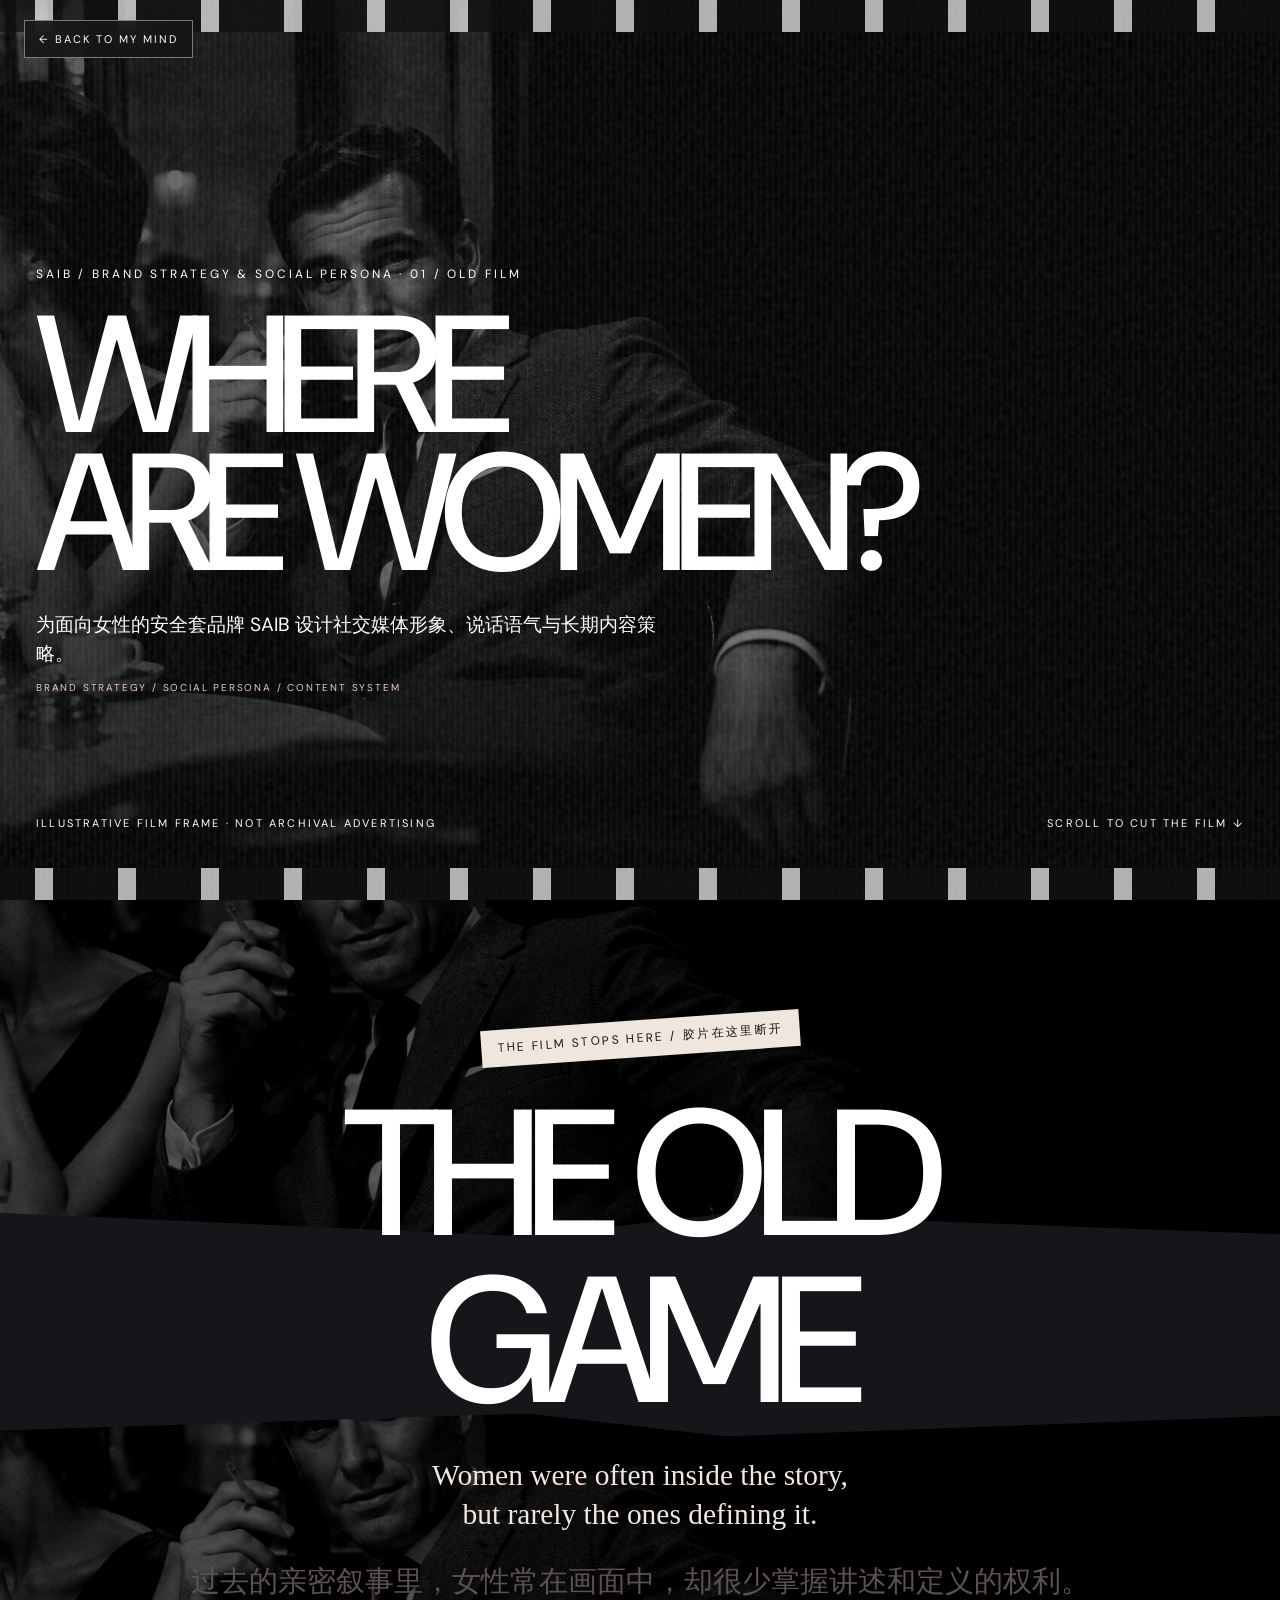
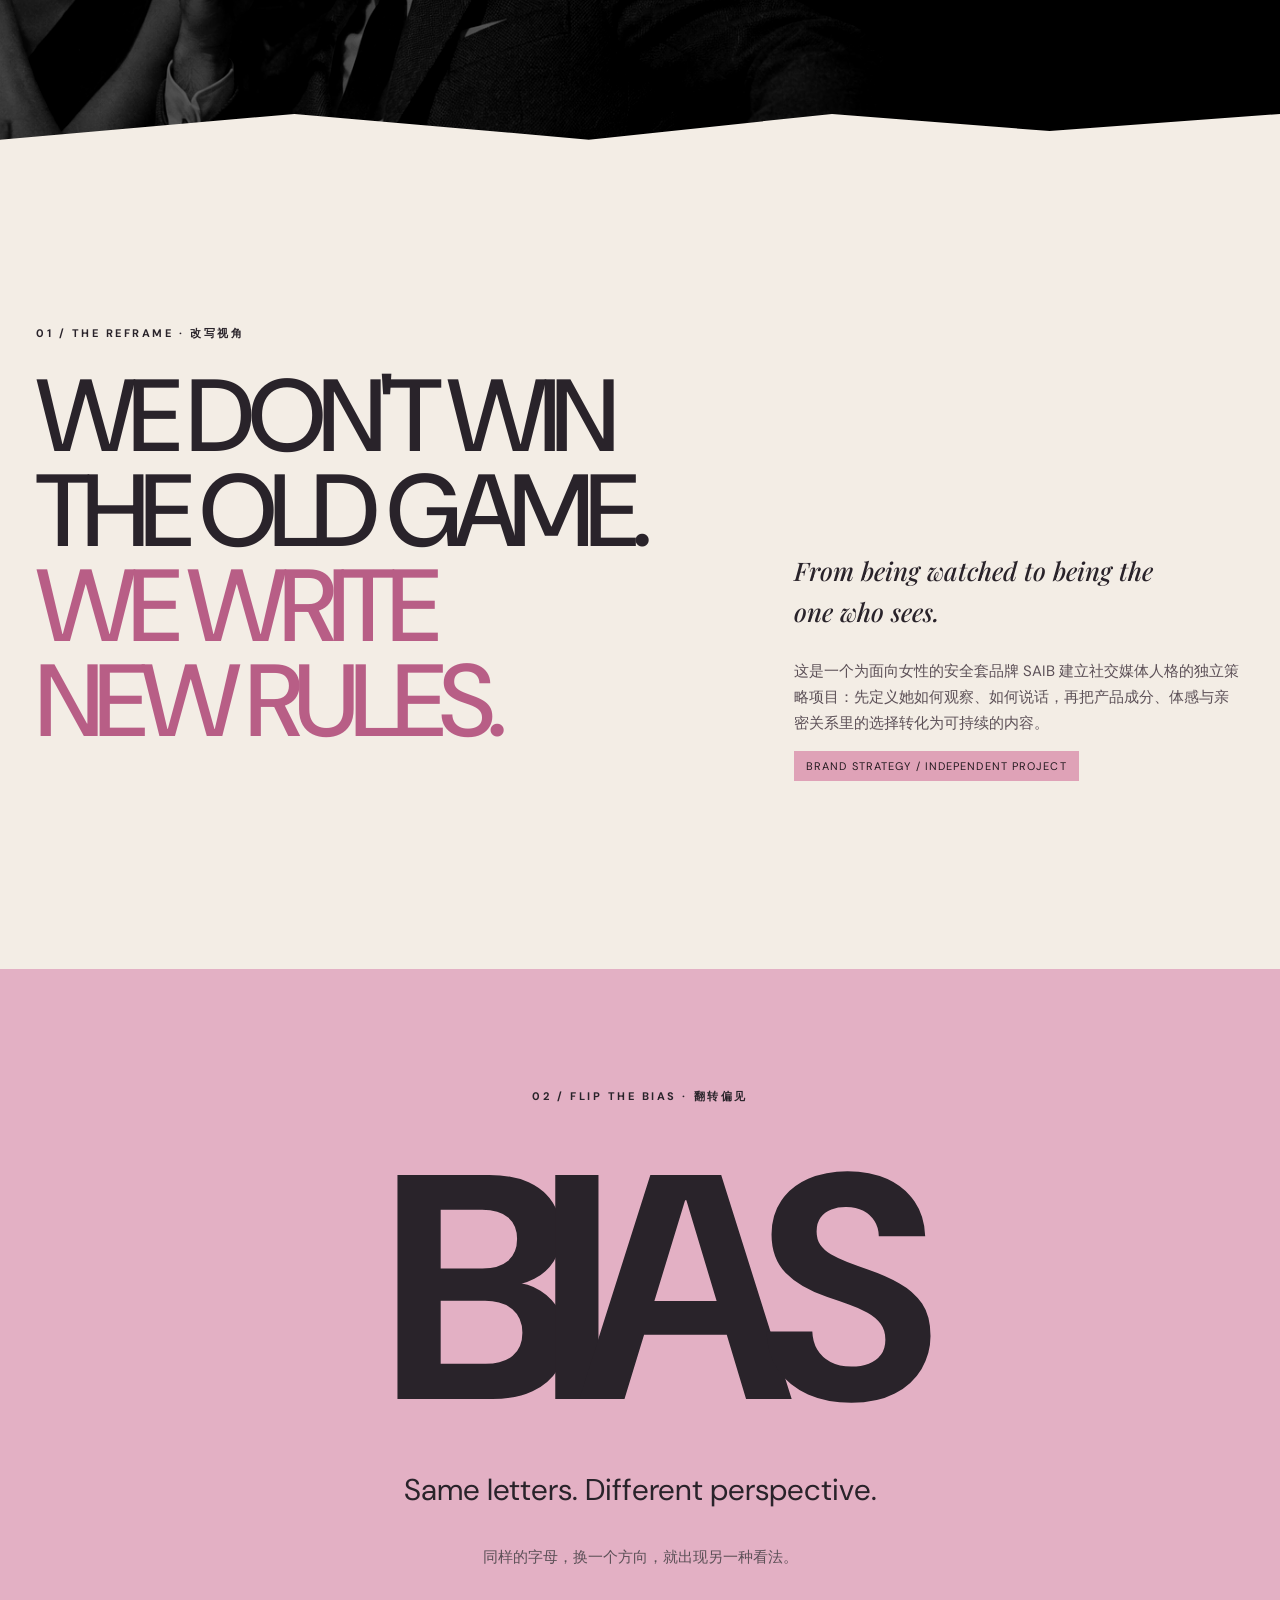
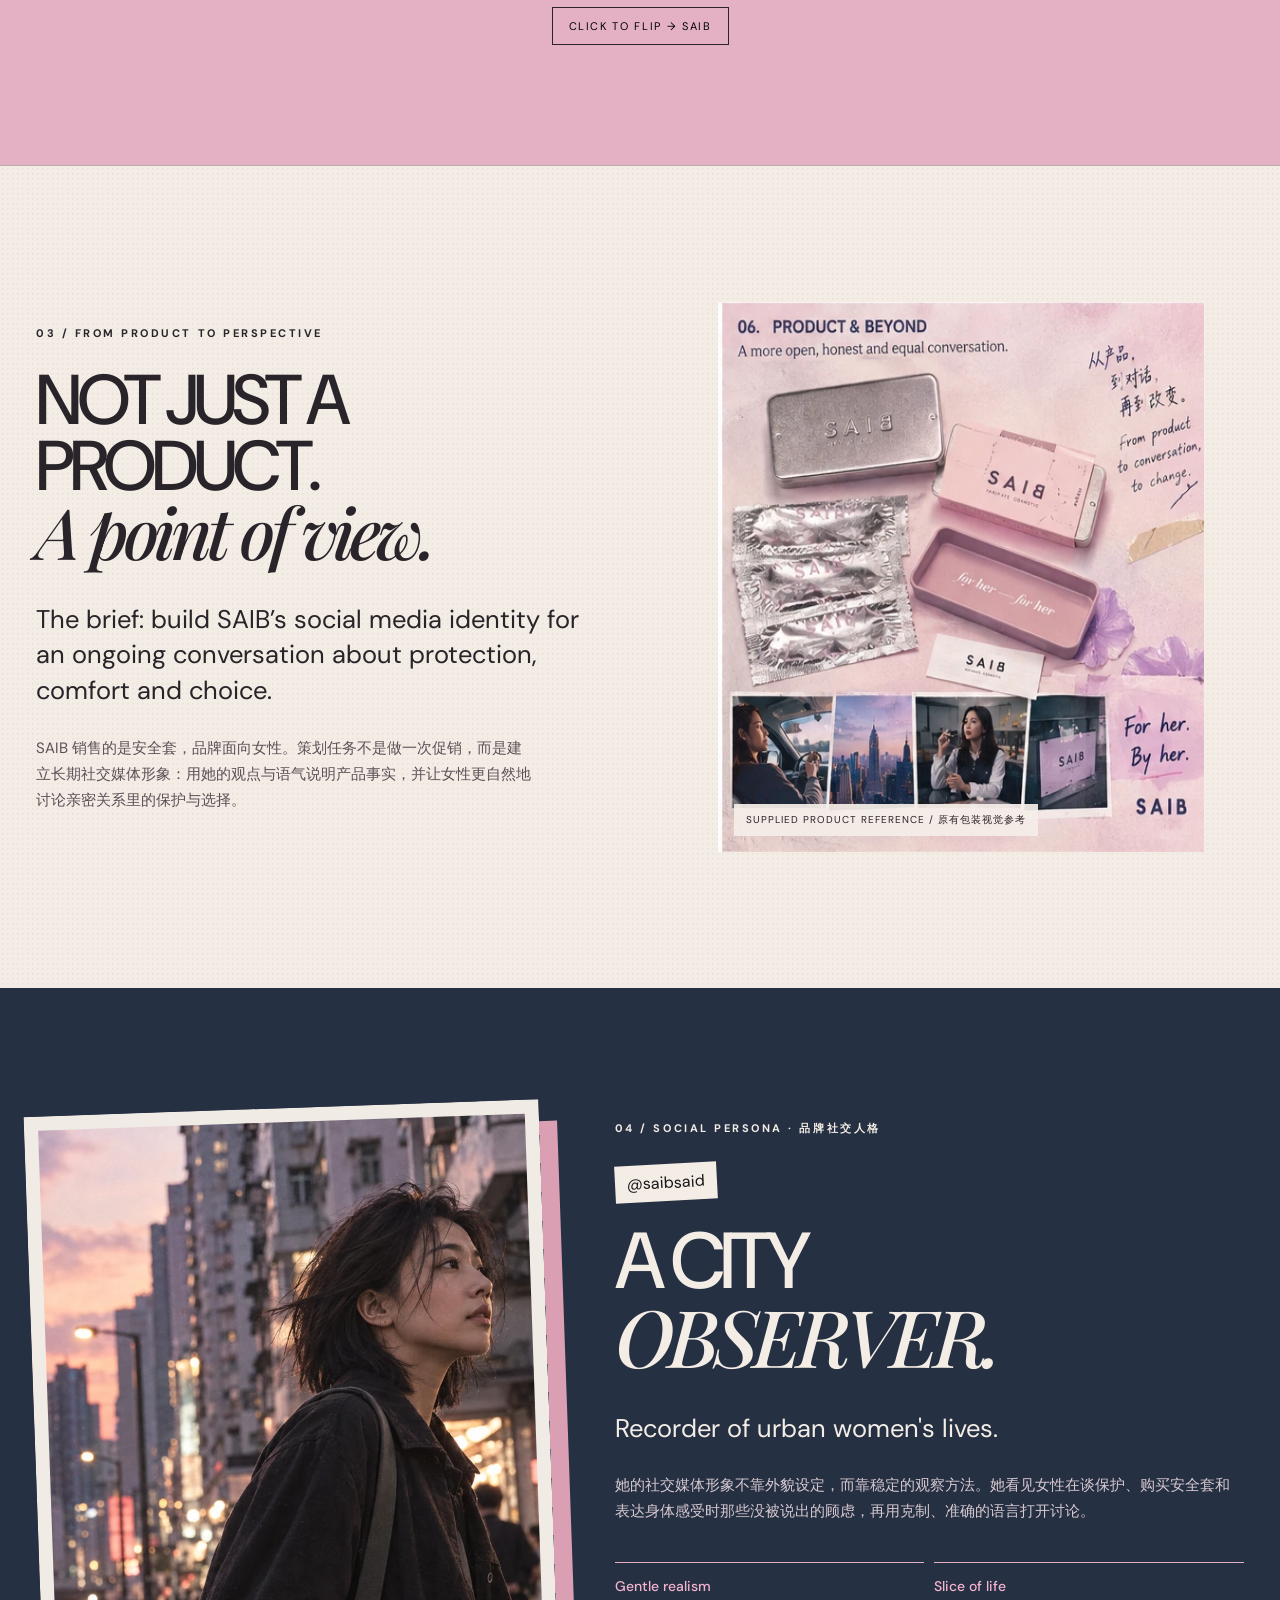
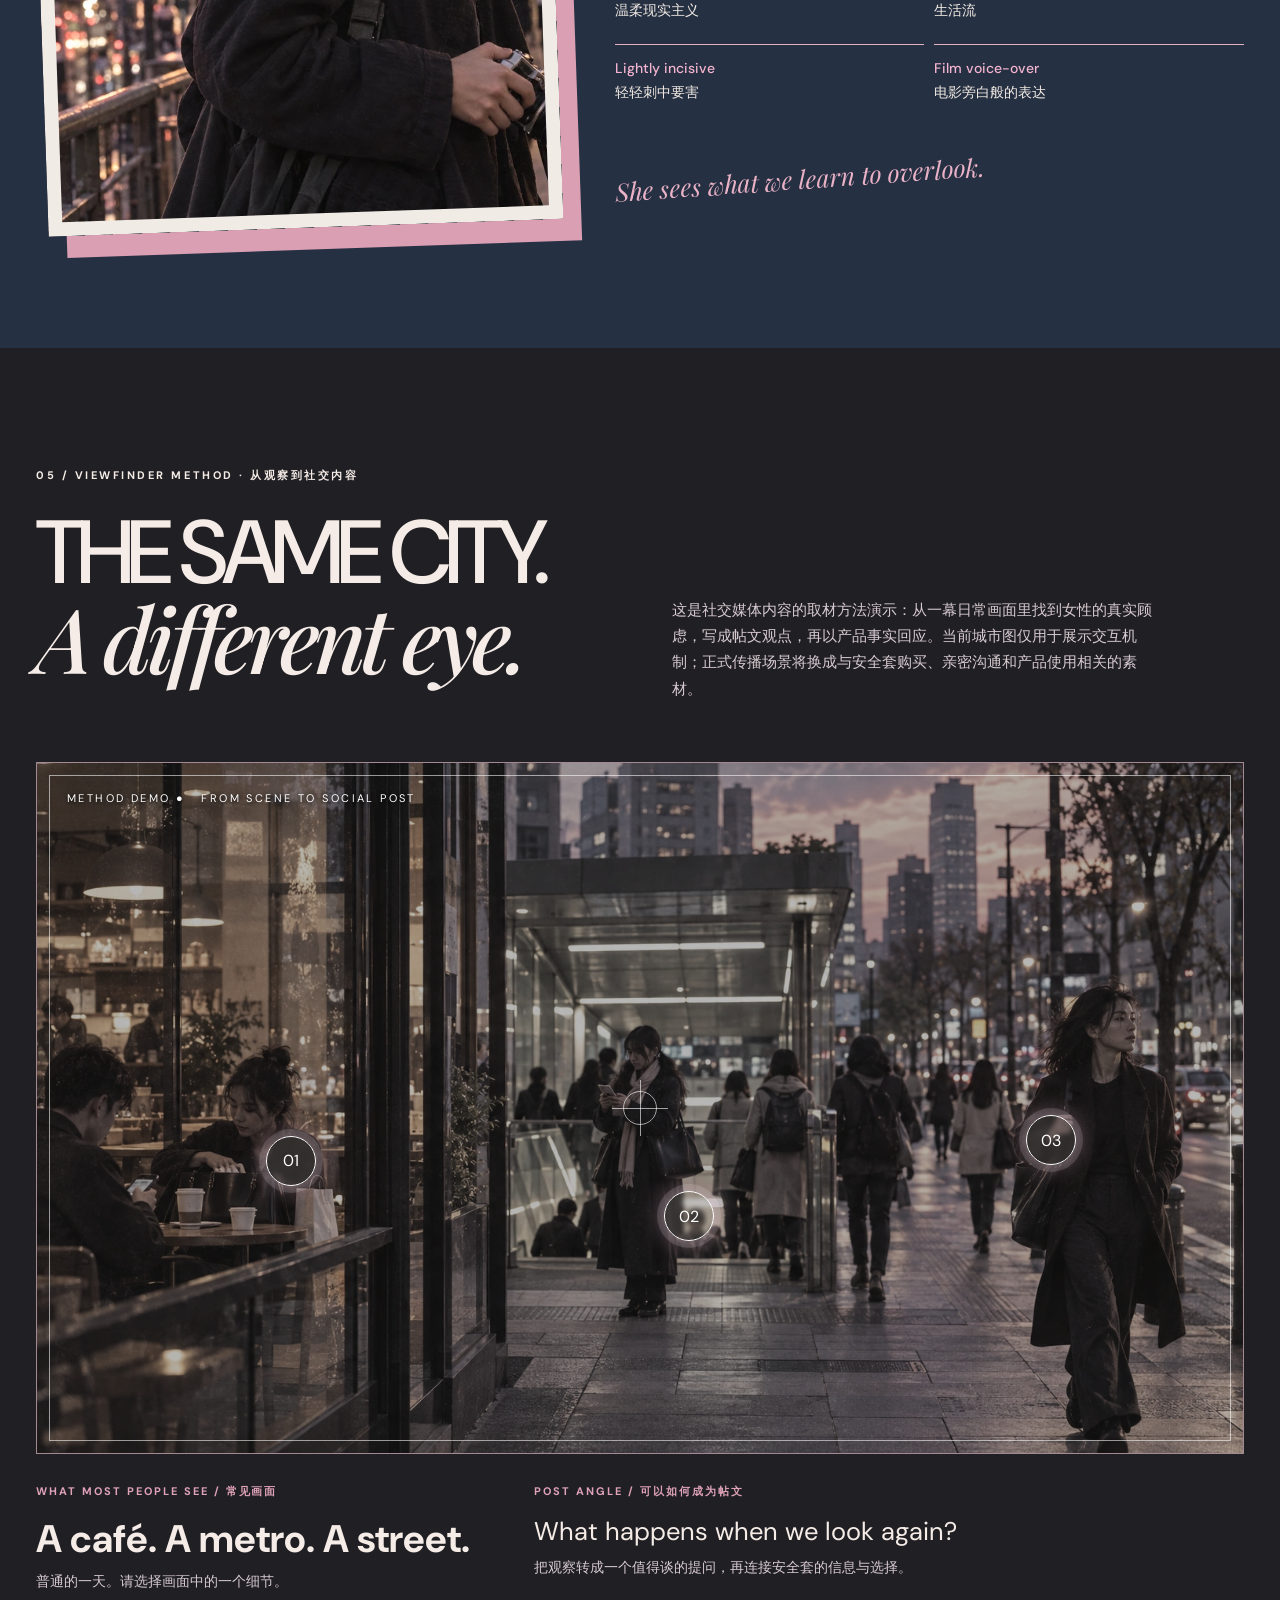
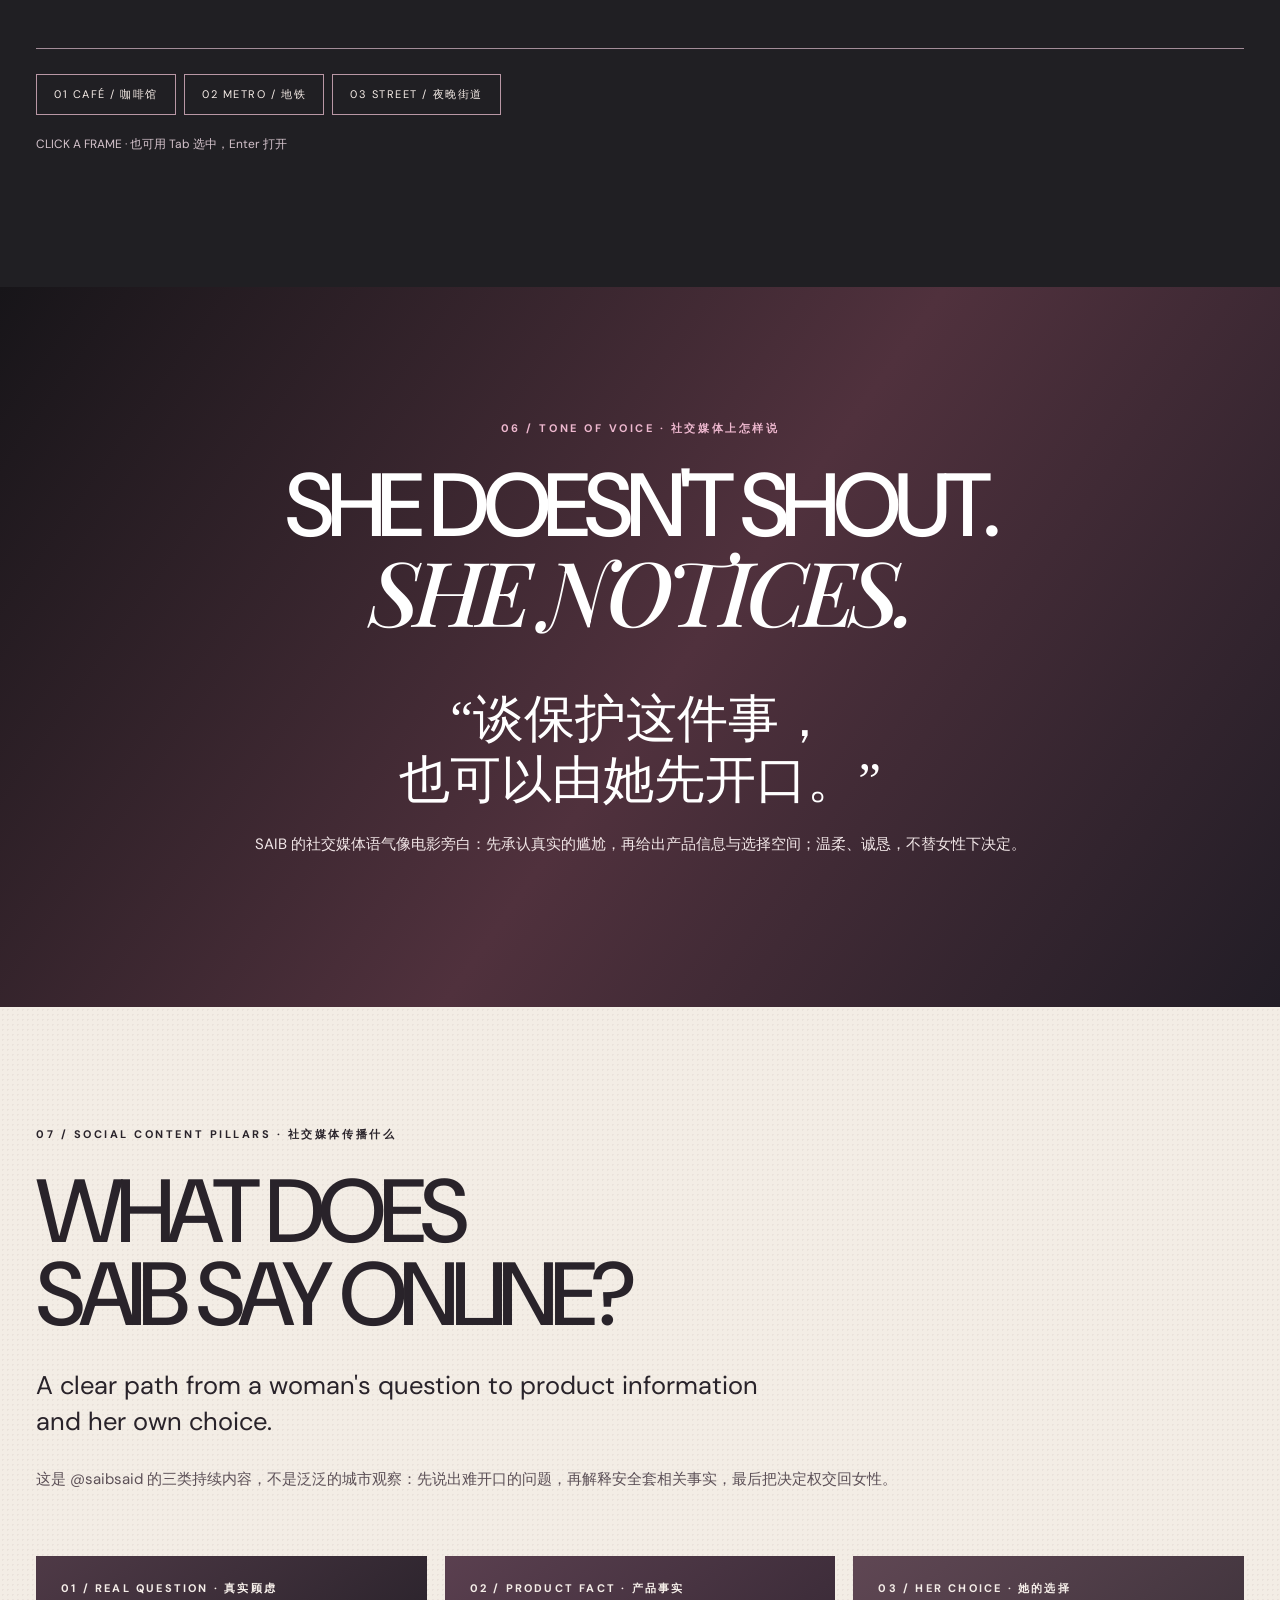
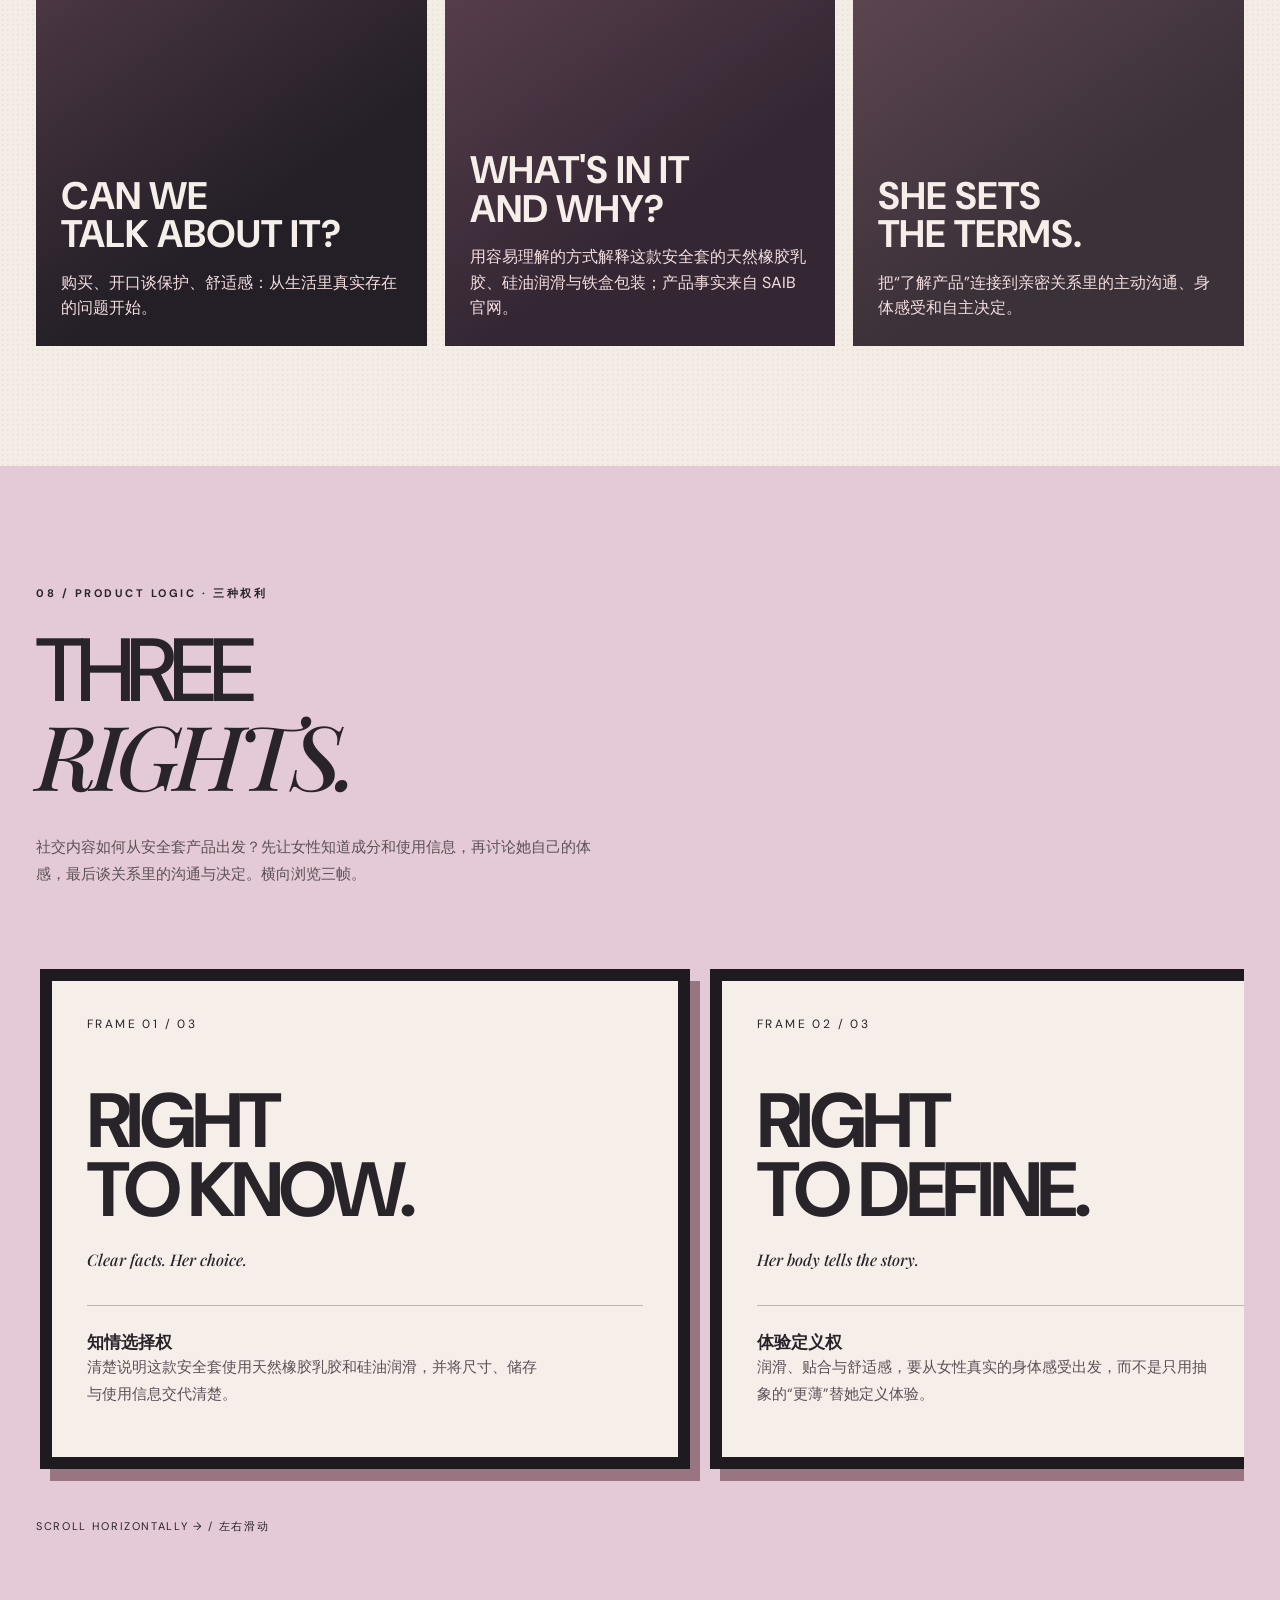
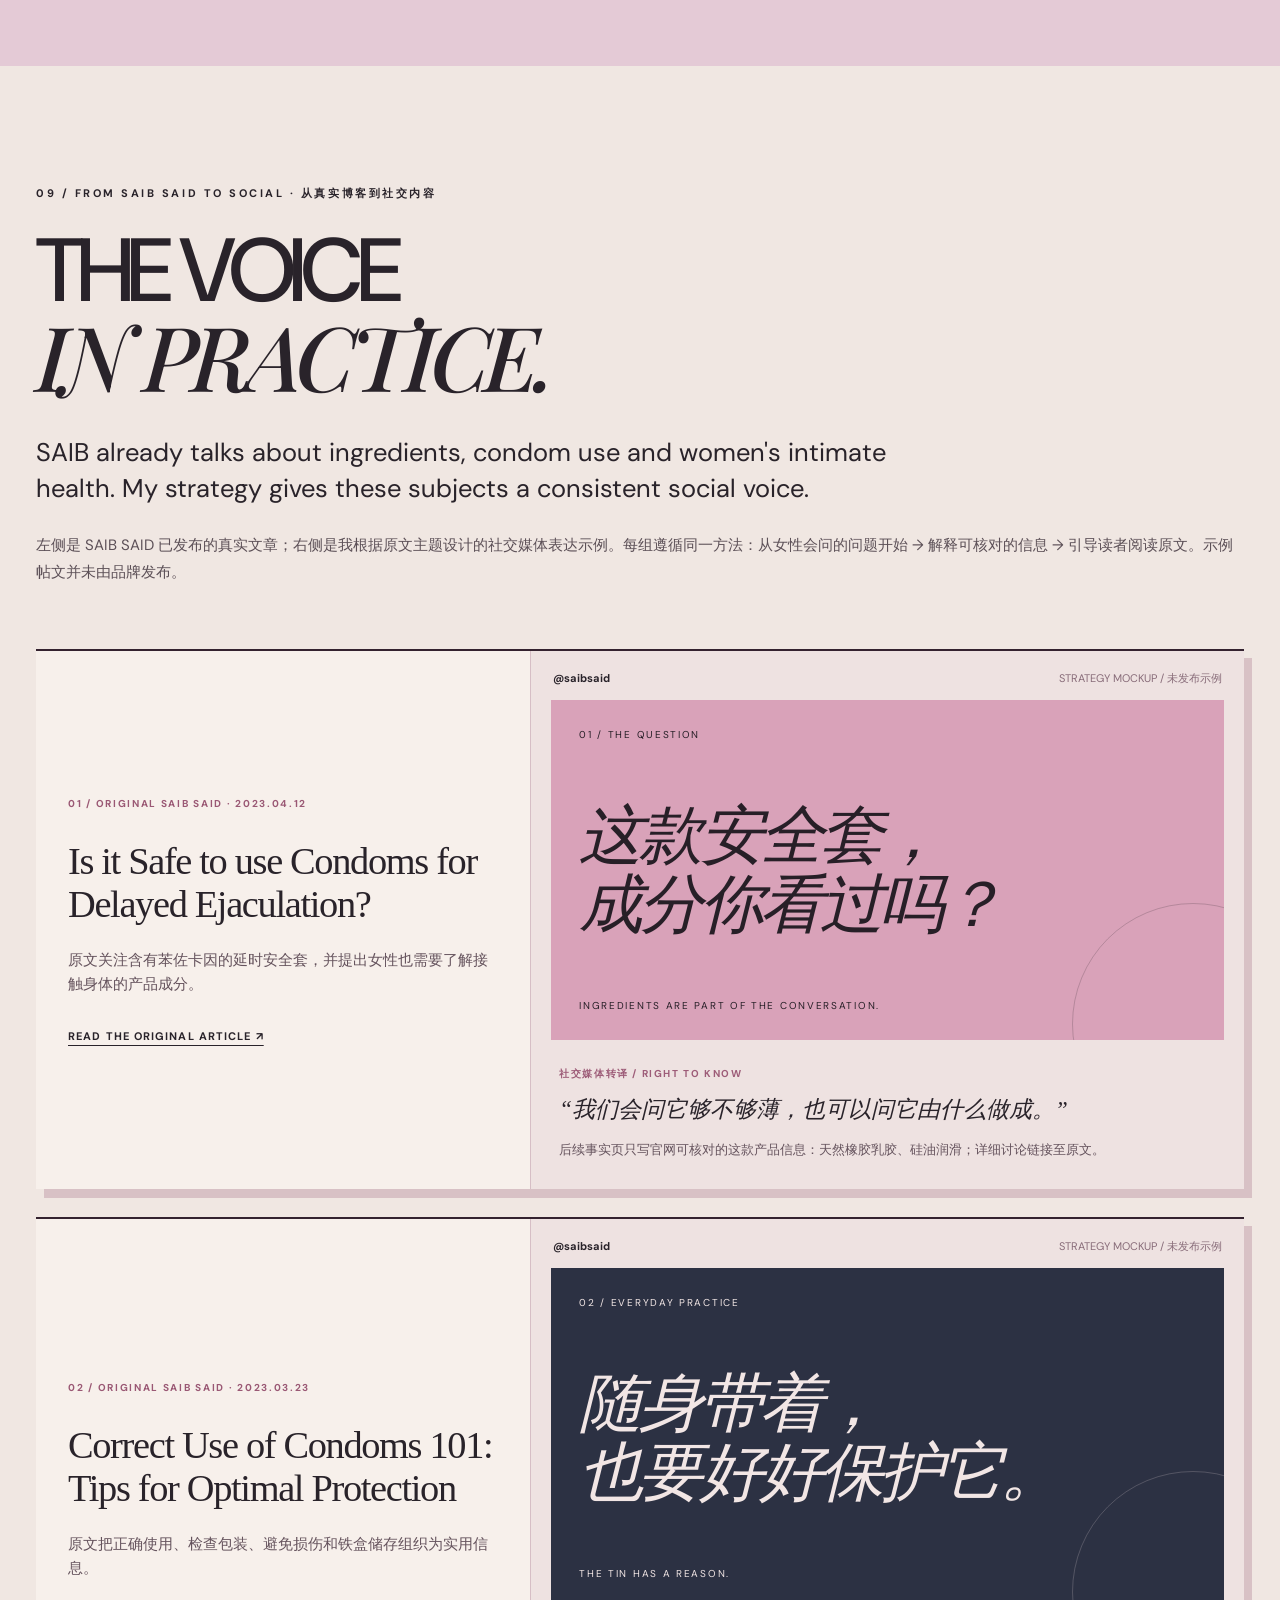
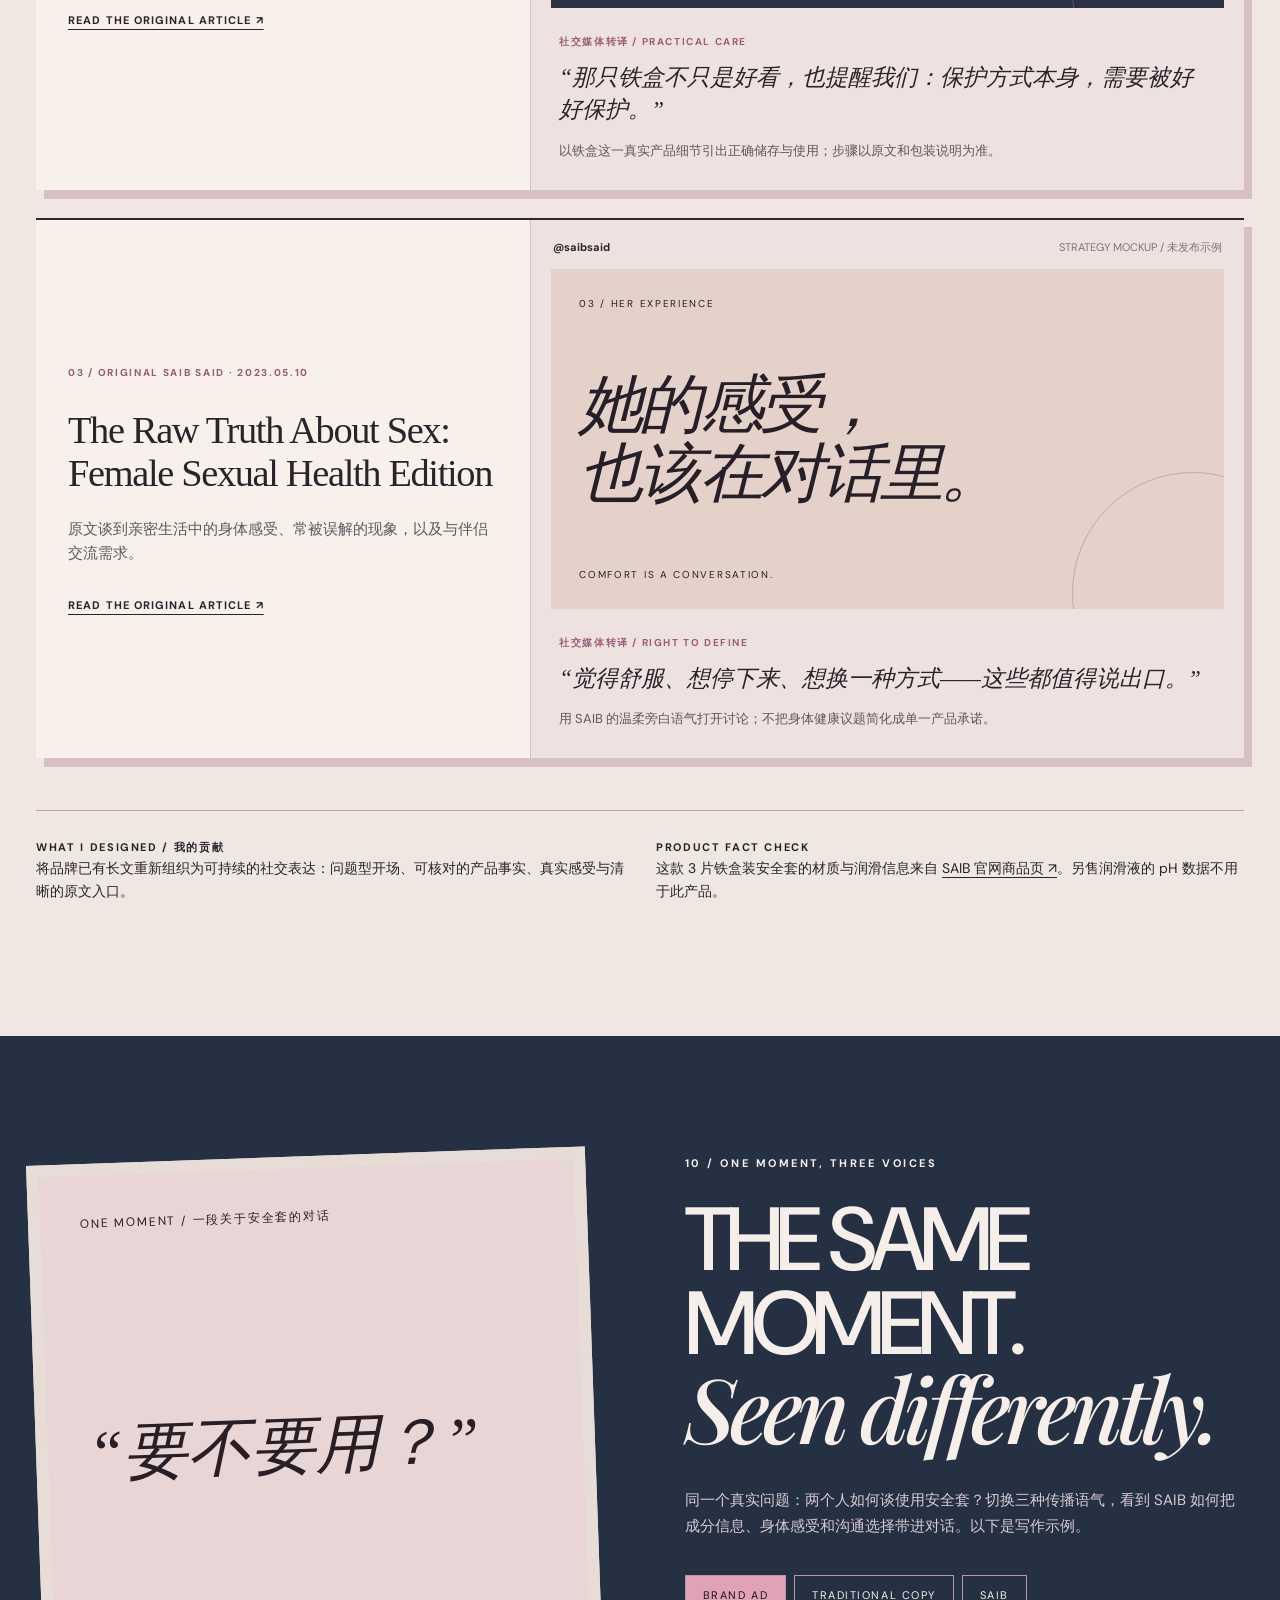
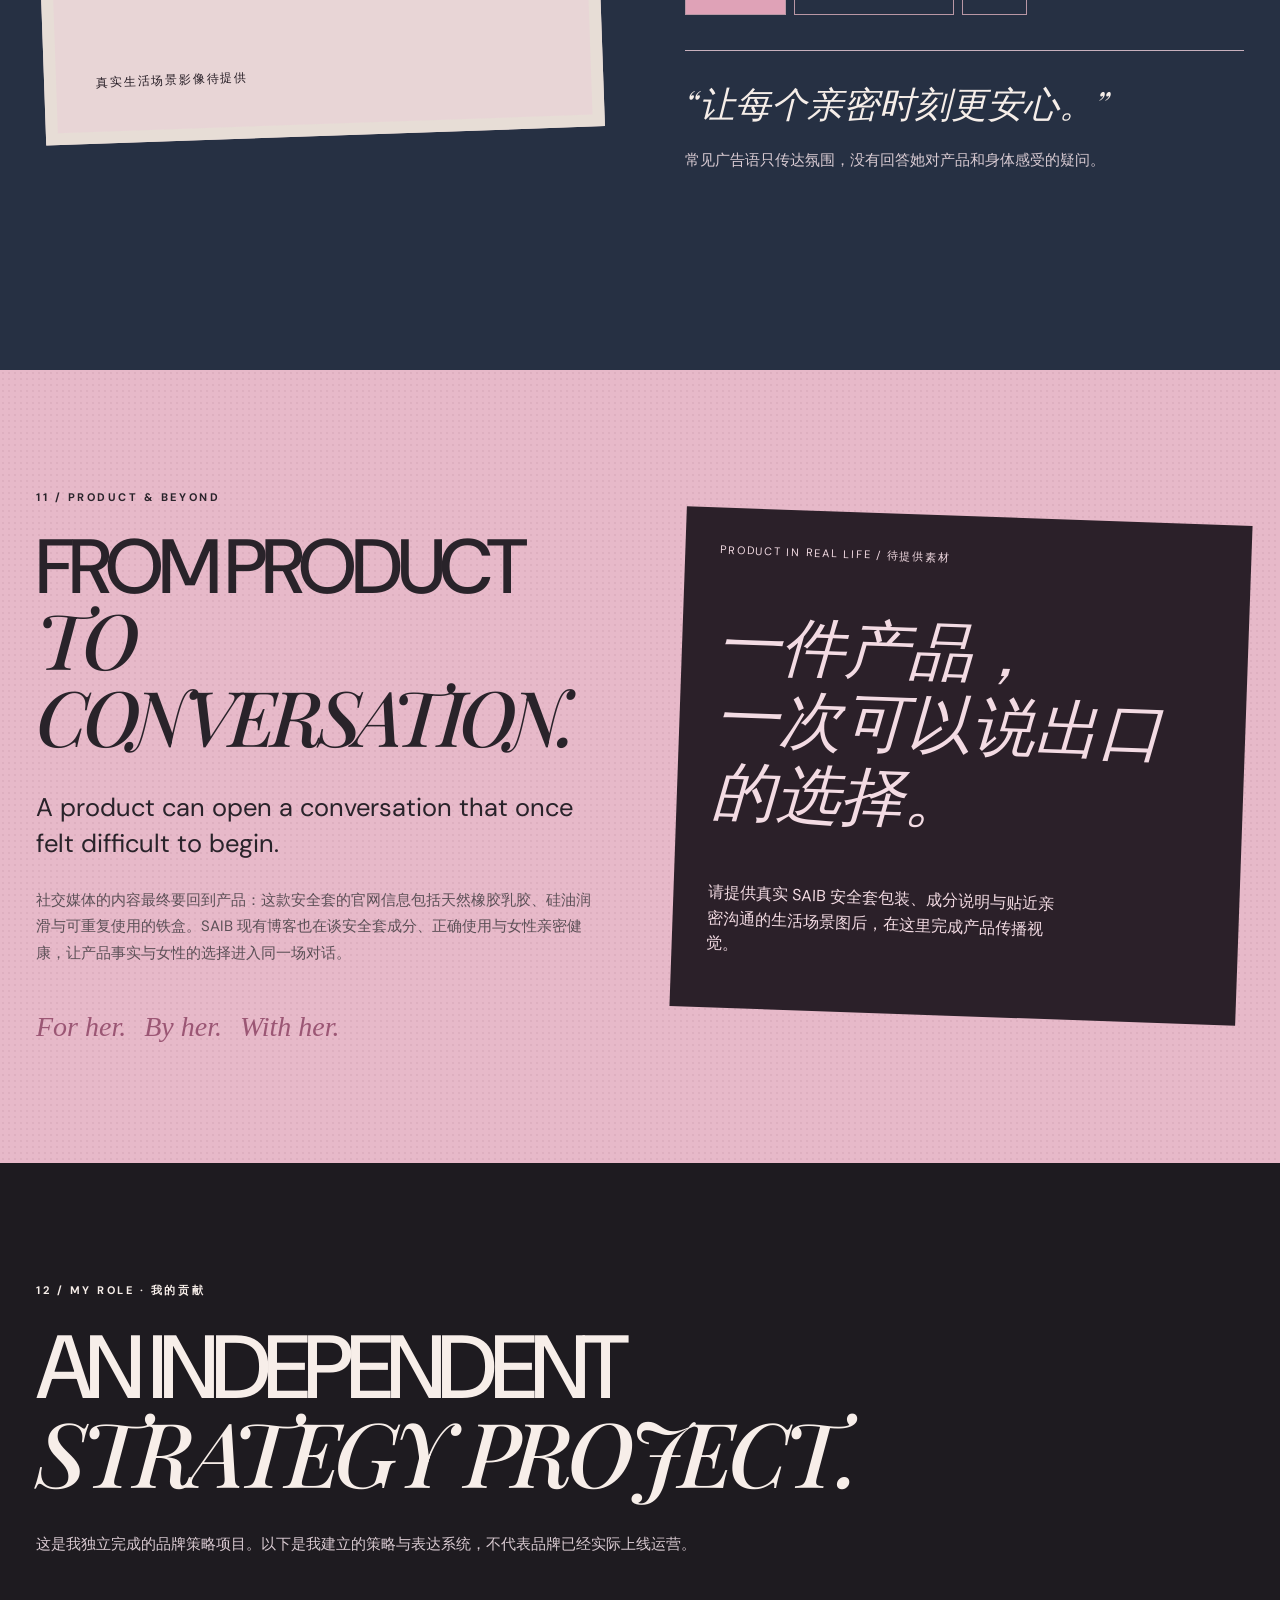
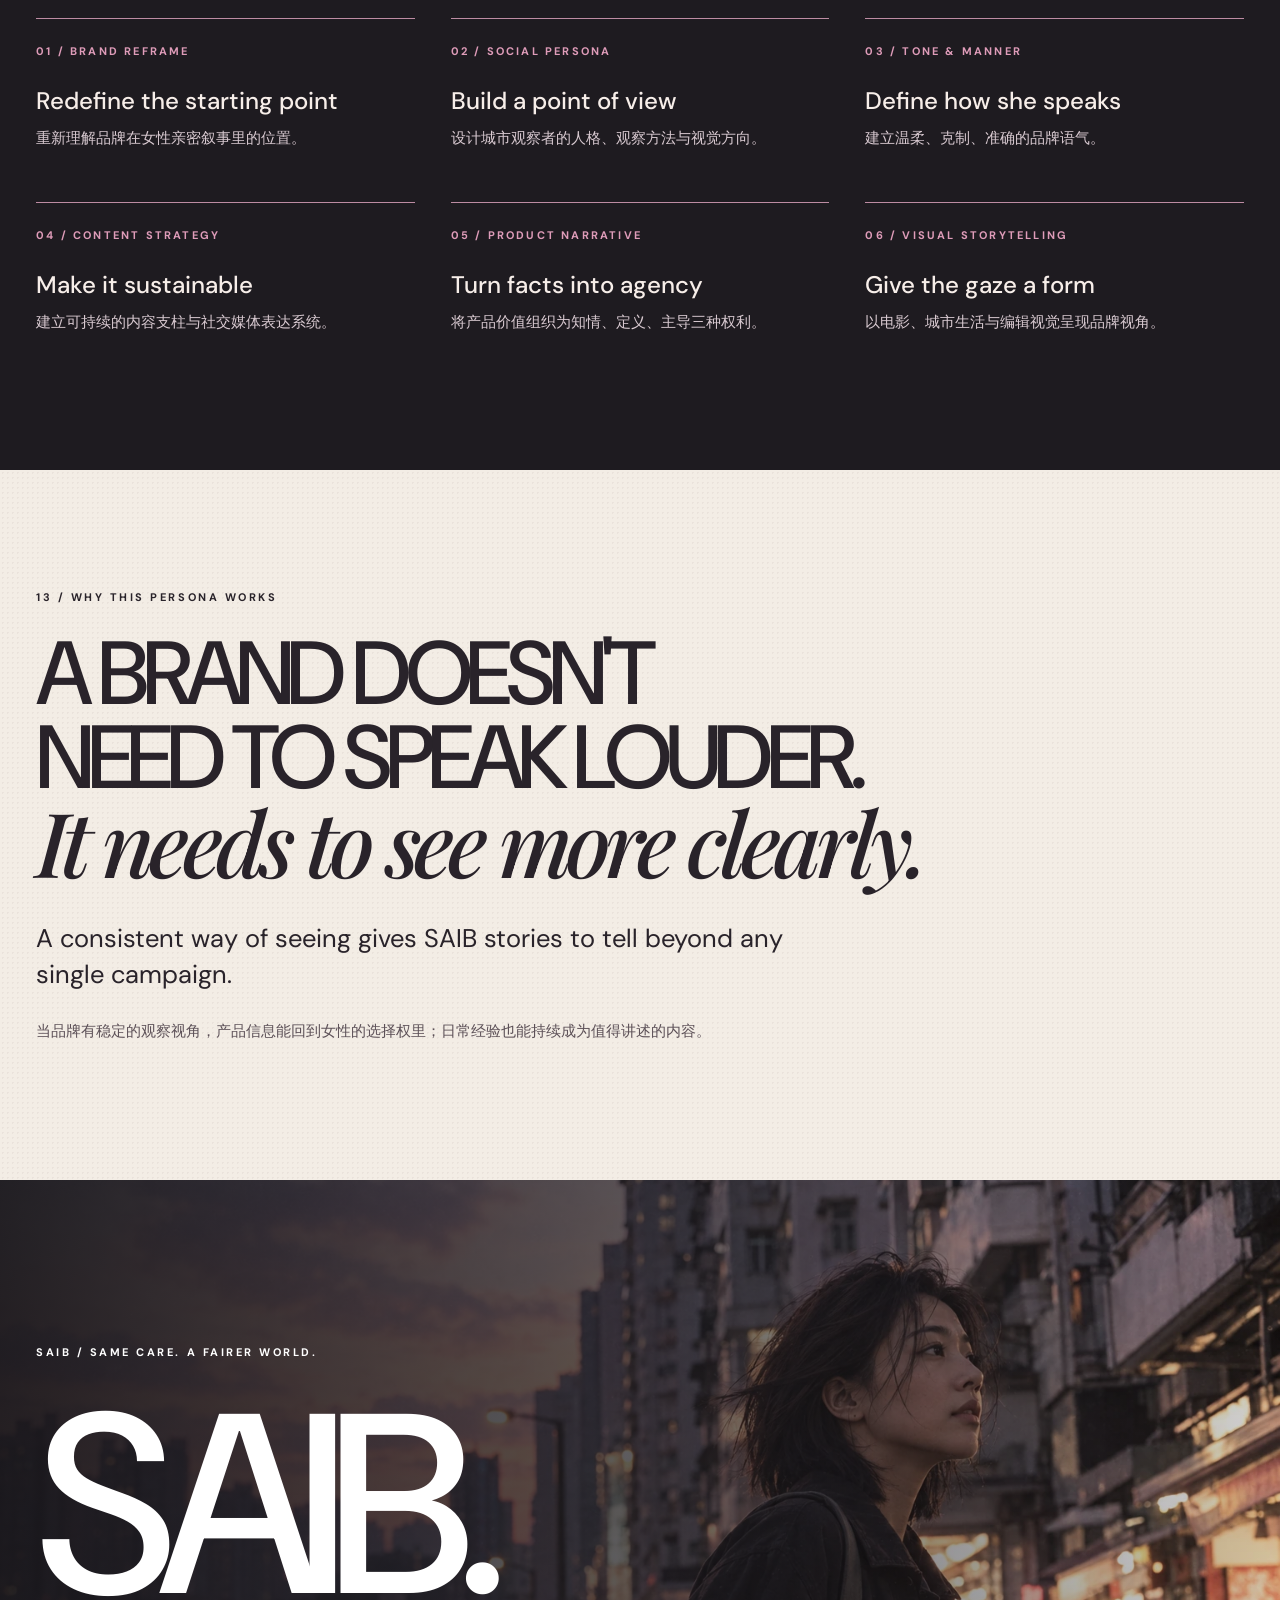
<file: projects/saib/index.html>
<!doctype html>
<html lang="en">
<head>
<meta charset="utf-8"><meta name="viewport" content="width=device-width,initial-scale=1"><meta name="theme-color" content="#171519">
<title>SAIB — A City Observer | Brand Strategy Case Study</title>
<meta name="description" content="A brand strategy and social persona for SAIB: from being seen to seeing more clearly.">
<style>
@import url('https://fonts.googleapis.com/css2?family=DM+Sans:wght@400;500;600;700&family=Playfair+Display:ital,wght@0,500;0,600;1,500&display=swap');
:root{--black:#171519;--ink:#29232a;--cream:#f3ede5;--paper:#ede3dc;--pink:#dfa2b7;--rose:#b85e86;--navy:#263043;--line:#bbaab0;--w:min(1320px,calc(100% - 72px));font-family:"DM Sans",Arial,sans-serif}
*{box-sizing:border-box}html{scroll-behavior:smooth}body{margin:0;background:var(--cream);color:var(--ink);overflow-x:hidden}button{font:inherit;cursor:pointer}a{color:inherit}h1,h2,h3,p{margin-top:0}p{line-height:1.6}.back{position:fixed;z-index:50;left:24px;top:20px;text-decoration:none;padding:11px 14px;background:#171519e8;color:#fff;border:1px solid #ffffff6c;font-size:11px;letter-spacing:.18em;backdrop-filter:blur(12px)}.back:hover,.back:focus-visible{background:#45333d}.wrap{width:var(--w);margin:auto}.eyebrow{display:block;font-size:11px;letter-spacing:.23em;font-weight:700;text-transform:uppercase;margin-bottom:28px}.eyebrow span{color:var(--rose)}.section{position:relative;padding:120px 0;overflow:hidden}.section h2{font-size:clamp(54px,7vw,116px);line-height:.93;letter-spacing:-.07em;font-weight:500;margin:0 0 32px}.section .intro{max-width:770px;font-size:clamp(18px,2vw,26px);line-height:1.4}.cn{font-size:15px;line-height:1.75;color:#5c5057}.rule{border-top:1px solid var(--line)}.serif{font-family:"Playfair Display",Georgia,serif;font-style:italic;font-weight:500}.hand{font-family:"Playfair Display",Georgia,serif;font-style:italic;transform:rotate(-4deg);color:var(--rose)}.tag{display:inline-block;padding:8px 12px;background:var(--pink);color:#241b20;font-size:11px;letter-spacing:.1em;text-transform:uppercase}.paper{background:var(--cream);background-image:radial-gradient(#775c5b12 1px,transparent 1px);background-size:5px 5px}.pink-paper{background:#e7b9c9;background-image:radial-gradient(#64344412 1px,transparent 1px);background-size:6px 6px}.dark{background:var(--black);color:var(--cream)}.dark .cn{color:#d8c9d1}
/* An illustrative film frame, deliberately separated from the original brand materials. */
.old-film{height:100svh;min-height:650px;background:#0d0c0e;display:grid;place-items:center;overflow:hidden;color:#fff;isolation:isolate}.old-film img{position:absolute;inset:0;width:100%;height:100%;object-fit:cover;filter:grayscale(1) contrast(1.18) brightness(.64)}.old-film:before{content:"";position:absolute;inset:0;z-index:1;background:repeating-linear-gradient(90deg,transparent 0 4px,#ffffff08 5px 6px),linear-gradient(90deg,#0008,transparent 55%),linear-gradient(0deg,#000b,transparent 50%)}.old-film:after{content:"";position:absolute;inset:0;z-index:1;background-image:url("data:image/svg+xml,%3Csvg viewBox='0 0 180 180' xmlns='http://www.w3.org/2000/svg'%3E%3Cfilter id='n'%3E%3CfeTurbulence type='fractalNoise' baseFrequency='.8' numOctaves='3' stitchTiles='stitch'/%3E%3C/filter%3E%3Crect width='100%25' height='100%25' filter='url(%23n)' opacity='.3'/%3E%3C/svg%3E");opacity:.3;mix-blend-mode:screen;pointer-events:none}.film-edge{position:absolute;z-index:3;left:0;right:0;height:32px;background:repeating-linear-gradient(90deg,#101012 0 35px,#e9e9e9 35px 53px,#101012 53px 83px);opacity:.75}.film-edge.top{top:0}.film-edge.bottom{bottom:0}.old-film .hero-content{position:relative;z-index:4;width:var(--w);padding-top:80px}.old-film h1{font-weight:500;font-size:clamp(72px,13vw,220px);letter-spacing:-.08em;line-height:.83;max-width:1100px;margin:0}.old-film .caption{font-size:12px;letter-spacing:.24em;margin-bottom:25px}.film-bottom{position:absolute;z-index:4;bottom:70px;width:var(--w);display:flex;justify-content:space-between;font-size:11px;letter-spacing:.2em}.old-game{min-height:92vh;display:grid;align-items:center;background:#171519;color:#f1e7e0}.old-game:before,.old-game:after{content:"";position:absolute;left:-5%;width:110%;height:45%;background-image:url('/assets/saib/old-film-scene.webp');background-size:cover;background-position:center;filter:grayscale(1) contrast(1.3) brightness(.35);transition:transform 1s ease}.old-game:before{top:0;clip-path:polygon(0 0,100% 0,100% 100%,56% 94%,42% 100%,0 93%)}.old-game:after{bottom:0;clip-path:polygon(0 5%,42% 0,56% 6%,100% 0,100% 100%,0 100%)}.old-game.is-visible:before{transform:translateY(-12%)}.old-game.is-visible:after{transform:translateY(12%)}.old-game .wrap{position:relative;z-index:2;text-align:center}.old-game h2{font-size:clamp(80px,14vw,220px);color:#fff}.old-game p{font-family:Georgia,serif;font-size:clamp(21px,2.3vw,33px);line-height:1.3}.cut-label{display:inline-block;background:#efe6dd;color:#191619;padding:10px 16px;transform:rotate(-4deg);font-size:12px;letter-spacing:.2em;margin-bottom:34px}.new-rules{min-height:95vh;display:grid;align-items:center;background:var(--cream);clip-path:polygon(0 3%,23% 0,46% 3%,65% 0,82% 2%,100% 0,100% 100%,0 100%);margin-top:-4vh;padding-top:16vh}.new-rules .wrap{display:grid;grid-template-columns:1fr .7fr;gap:9vw;align-items:end}.new-rules h2{font-size:clamp(64px,8vw,150px)}.new-rules h2 em{font-style:normal;color:var(--rose)}.new-rules .side-note{font-size:clamp(21px,2vw,34px);max-width:360px}
.flip{background:#e3b0c4;min-height:88vh;display:grid;align-items:center;text-align:center}.flip .eyebrow{margin-bottom:50px}.flip-word{font-size:clamp(120px,25vw,380px);line-height:.85;letter-spacing:-.13em;font-weight:700;display:flex;justify-content:center;gap:.02em;perspective:600px}.flip-word span{display:inline-block;transition:transform .8s cubic-bezier(.2,.7,.2,1),order .8s}.flip.is-flipped .flip-word span:nth-child(1){order:4}.flip.is-flipped .flip-word span:nth-child(2){order:3}.flip.is-flipped .flip-word span:nth-child(3){order:2}.flip.is-flipped .flip-word span:nth-child(4){order:1}.flip.is-flipped .flip-word span{animation:flipletter .9s ease both}@keyframes flipletter{50%{transform:rotateY(90deg)}}.flip .under{font-size:clamp(18px,2.5vw,30px);margin-top:40px}.flip button{border:1px solid var(--ink);background:transparent;padding:11px 16px;margin-top:22px;font-size:11px;letter-spacing:.15em}.flip button:hover{background:var(--ink);color:#fff}
.product-intro .layout{display:grid;grid-template-columns:1fr 1fr;gap:6vw;align-items:center}.product-ref{position:relative;min-height:550px;overflow:hidden;background:#dec6d1}.product-ref img{position:absolute;width:300%;height:200%;max-width:none;left:-200%;top:-100%;object-fit:fill}.product-ref figcaption{position:absolute;left:16px;bottom:16px;background:#f6eee9ec;padding:9px 12px;font-size:10px;letter-spacing:.1em}.product-intro h2{font-size:clamp(48px,5.5vw,90px)}.product-intro .cn{max-width:500px}
.persona{background:var(--navy);color:var(--cream)}.persona .layout{display:grid;grid-template-columns:.9fr 1.1fr;gap:5vw;align-items:center}.persona-image{height:min(75vw,720px);min-height:500px;overflow:hidden;position:relative;transform:rotate(-2deg);box-shadow:18px 22px 0 #db9fb4}.persona-image img{height:100%;width:100%;object-fit:cover;object-position:65%}.persona-image:after{content:"";position:absolute;inset:0;border:14px solid #f1ebe6;pointer-events:none}.persona h2{font-size:clamp(55px,6.2vw,105px)}.persona .handle{display:inline-block;background:var(--cream);color:var(--black);padding:8px 12px;transform:rotate(-3deg);margin-bottom:24px}.persona .cn{color:#d7c9d0}.persona .traits{display:grid;grid-template-columns:1fr 1fr;gap:10px;margin-top:38px}.trait{border-top:1px solid #e3b1c2;padding:14px 0;font-size:14px}.trait b{display:block;color:#f4b4cf;font-weight:500;margin-bottom:6px}.persona .hand{color:#e9b2c6;font-size:25px;margin-top:34px}
.viewfinder{background:#201f23;color:#f5ece7}.viewfinder .lead{display:grid;grid-template-columns:1fr 1fr;gap:5vw;align-items:end}.viewfinder .lead p{max-width:480px}.viewfinder .cn{color:#d7cbd0}.view-stage{position:relative;margin-top:45px;aspect-ratio:3/1.72;overflow:hidden;background:#27242a;border:1px solid #a38992}.view-stage img{width:100%;height:100%;object-fit:cover;display:block;filter:saturate(.55) brightness(.72);transition:filter .5s}.view-stage.has-selection img{filter:saturate(.85) brightness(.87)}.view-stage:after{content:"";position:absolute;inset:12px;border:1px solid #ffffff90;pointer-events:none}.view-stage .crosshair{position:absolute;z-index:2;left:50%;top:50%;width:34px;height:34px;transform:translate(-50%,-50%);border:1px solid #fff9;border-radius:50%;pointer-events:none}.view-stage .crosshair:before,.view-stage .crosshair:after{content:"";position:absolute;background:#fff9}.view-stage .crosshair:before{left:-12px;right:-12px;top:16px;height:1px}.view-stage .crosshair:after{top:-12px;bottom:-12px;left:16px;width:1px}.hotspot{position:absolute;z-index:3;width:50px;height:50px;border:1px solid #fff;background:#f3e5e020;border-radius:50%;color:white;display:grid;place-items:center;backdrop-filter:blur(2px);box-shadow:0 0 0 7px #fff2,0 0 25px #eeb3ca96;transition:.25s}.hotspot:hover,.hotspot:focus-visible,.hotspot.active{background:#e5a0bd;color:#1d1720;box-shadow:0 0 0 12px #ecadca55,0 0 50px #eab2ca}.hotspot:nth-of-type(1){left:19%;top:54%}.hotspot:nth-of-type(2){left:52%;top:62%}.hotspot:nth-of-type(3){left:82%;top:51%}.view-status{position:absolute;z-index:4;top:28px;left:30px;color:#fff;font-size:11px;letter-spacing:.22em;text-shadow:0 1px 4px #000}.view-readout{display:grid;grid-template-columns:1fr 1.5fr;gap:25px;min-height:195px;padding:30px 0;border-bottom:1px solid #a38c98}.view-readout b{display:block;color:#dfa2b7;font-size:11px;letter-spacing:.18em;margin-bottom:15px}.view-readout h3{font-size:clamp(24px,3vw,42px);margin-bottom:8px}.view-readout p{font-size:clamp(18px,2vw,26px);line-height:1.4;margin-bottom:8px}.view-readout .cn{font-size:14px}.view-options{display:flex;flex-wrap:wrap;gap:8px;margin-top:25px}.view-options button,.voices button{background:transparent;border:1px solid #b997a5;color:inherit;padding:12px 17px;font-size:11px;letter-spacing:.14em}.view-options button.active,.view-options button:hover{background:#e4a5be;color:#1f1b20}.view-hint{font-size:12px;color:#d4c3cc;margin-top:20px}
.subtitles{min-height:80vh;display:grid;place-items:center;text-align:center;background:linear-gradient(125deg,#171519,#50313d 53%,#221d26);color:white}.subtitles blockquote{font-family:Georgia,serif;font-size:clamp(27px,4vw,62px);line-height:1.2;max-width:900px;margin:50px auto 20px}.subtitles .cn{color:#f2e7e8}.subtitles .eyebrow{color:#eeb8cf}
.lenses .grid{display:grid;grid-template-columns:repeat(3,1fr);gap:18px;margin-top:64px}.lens{padding:25px;background:#241f27;color:#f5eee9;min-height:390px;display:flex;flex-direction:column;justify-content:space-between;position:relative;overflow:hidden}.lens:before{content:"";position:absolute;inset:0;background:linear-gradient(145deg,#c4839d44,transparent 62%);opacity:1}.lens:nth-child(2){background:#342733}.lens:nth-child(3){background:#3b3139}.lens>*{position:relative}.lens b{font-size:11px;letter-spacing:.2em}.lens h3{font-size:clamp(27px,3vw,47px);line-height:1;margin:0}.lens p{margin:16px 0 0;color:#f4dedf}
.rights{background:#e4cad6}.rights-track{display:flex;overflow-x:auto;gap:20px;scroll-snap-type:x mandatory;padding:22px 4px 35px;margin-top:60px}.right{flex:0 0 min(76vw,650px);scroll-snap-align:center;background:#f5eee9;border:12px solid #1e1a20;min-height:500px;display:grid;grid-template-rows:auto 1fr auto;padding:35px;box-shadow:10px 12px 0 #997581}.right .num{letter-spacing:.2em;font-size:12px}.right h3{font-size:clamp(50px,6vw,85px);line-height:.9;letter-spacing:-.06em;margin:55px 0 22px}.right .bottom{border-top:1px solid #c9afb9;padding-top:25px}.right .bottom b{font-size:17px}.right .bottom p{max-width:450px}.rights .cn{max-width:580px}.track-hint{font-size:11px;letter-spacing:.15em;margin-top:14px}
.feed{background:#f0e7e2}.feed-head{display:flex;align-items:end;justify-content:space-between;gap:30px}.feed-grid{display:grid;grid-template-columns:repeat(3,1fr);gap:22px;margin-top:55px}.post{background:#fff9f4;border:1px solid #c9b6b9;box-shadow:7px 9px 0 #d8c1c5}.post .top{padding:12px 16px;display:flex;justify-content:space-between;font-size:12px;border-bottom:1px solid #d8c9c9}.post img{width:100%;aspect-ratio:1/1.02;object-fit:cover;display:block}.post:nth-child(1) img{object-position:0%}.post:nth-child(2) img{object-position:75%}.post .content{padding:20px}.post .content b{font-size:10px;letter-spacing:.16em;color:var(--rose)}.post .content p{font-family:Georgia,serif;font-size:20px;line-height:1.35;margin:12px 0}.post .more{border:0;background:transparent;padding:0;color:#85576c;text-decoration:underline;font-size:12px}.post .detail{display:none;font-size:13px;color:#5b4a52;border-top:1px solid #ded0d0;padding-top:12px;margin-top:14px}.post.expanded .detail{display:block}.facts-art{aspect-ratio:1/1.02;background:#e1b5c5;padding:24px;display:flex;flex-direction:column;justify-content:space-between}.facts-art span{font-size:11px;letter-spacing:.15em}.facts-art strong{font:italic clamp(30px,4vw,60px)/1 "Playfair Display",Georgia,serif;letter-spacing:-.04em}.facts-art small{line-height:1.5}
.voices{background:var(--navy);color:#f6eee9}.voices .layout{display:grid;grid-template-columns:1fr 1fr;gap:7vw}.voice-photo{height:580px;background:#e8d5d6;color:#271e26;border:12px solid #e7ddd6;transform:rotate(-2deg);padding:40px;display:flex;flex-direction:column;justify-content:space-between}.voice-photo span,.voice-photo small{font-size:12px;letter-spacing:.15em}.voice-photo strong{font:italic clamp(34px,5vw,78px)/1.1 Georgia,serif}.voices .buttons{display:flex;flex-wrap:wrap;gap:8px;margin:35px 0}.voices button.active,.voices button:hover{background:var(--pink);color:var(--black)}.voice-result{border-top:1px solid #c8b0bd;padding-top:28px;min-height:200px}.voice-result blockquote{font:italic clamp(26px,2.8vw,42px)/1.3 "Playfair Display",Georgia,serif;margin:0 0 22px}.voices .cn{color:#d9cbd3}
.beyond .layout{display:grid;grid-template-columns:1fr 1fr;gap:6vw;align-items:center}.beyond h2{font-size:clamp(54px,6vw,100px)}.beyond .product-ref{min-height:610px}.beyond .line-words{display:flex;gap:18px;flex-wrap:wrap;margin-top:45px;font:italic 28px Georgia,serif;color:#9b5674}.role{background:#1e1b20;color:#f7eee9}.role .grid{display:grid;grid-template-columns:repeat(3,1fr);gap:36px;margin-top:60px}.role article{border-top:1px solid #bd8ca3;padding-top:20px}.role article b{font-size:11px;color:#df9cb9;letter-spacing:.2em}.role article h3{font-size:24px;font-weight:500;margin:25px 0 9px}.role .cn{color:#d9cad1}.final{min-height:90vh;display:grid;align-items:end;background:linear-gradient(90deg,#171519ef 0%,#171519b0 50%,#1715192e),url('/assets/saib/city-observer.webp') 62% center/cover;color:white;padding-bottom:80px}.final h2{font-size:clamp(100px,20vw,300px);margin-bottom:12px}.final .wrap{position:relative}.final .serif{font-size:clamp(22px,3vw,42px)}.final a{display:inline-block;border:1px solid #fff;padding:15px 19px;text-decoration:none;font-size:11px;letter-spacing:.18em;margin-top:40px}.final a:hover{background:#fff;color:#171519}
@media(max-width:850px){:root{--w:calc(100% - 36px)}.section{padding:90px 0}.new-rules .wrap,.product-intro .layout,.persona .layout,.viewfinder .lead,.voices .layout,.beyond .layout{grid-template-columns:1fr}.new-rules .side-note{margin-top:25px}.persona-image{height:520px;min-height:0}.view-stage{aspect-ratio:3/2}.view-stage img{object-position:center}.view-readout{grid-template-columns:1fr}.lenses .grid,.feed-grid{grid-template-columns:1fr}.lens{min-height:300px}.post img,.facts-art{aspect-ratio:1.4}.rights-track{margin-right:-18px}.right{flex-basis:86vw}.role .grid{grid-template-columns:1fr 1fr}.voice-photo{height:360px}.old-film h1{font-size:clamp(62px,14vw,130px)}}@media(max-width:550px){.old-film{min-height:600px}.old-film img{object-position:58%}.film-bottom{bottom:56px;gap:20px}.back{top:10px;left:10px}.section h2{font-size:clamp(50px,13vw,72px)}.new-rules h2{font-size:15vw}.flip-word{font-size:25vw}.persona-image{height:430px}.product-ref,.beyond .product-ref{min-height:370px}.view-stage{aspect-ratio:3/2}.hotspot{width:40px;height:40px}.view-readout{min-height:240px}.role .grid{grid-template-columns:1fr}.feed-head{display:block}.final{background-position:67% center}.final h2{font-size:24vw}}@media(prefers-reduced-motion:reduce){html{scroll-behavior:auto}*,*:before,*:after{animation:none!important;transition:none!important}.old-game:before{transform:translateY(-12%)}.old-game:after{transform:translateY(12%)}}
.hero-brief{max-width:620px;margin-top:28px;font-size:clamp(16px,1.5vw,22px);line-height:1.5;color:#fff}.hero-brief span{display:block;margin-top:12px;font-size:10px;letter-spacing:.18em;color:#ecc7d5}.post-placeholder{aspect-ratio:1/1.02;background:#d7b3c2;color:#342531;padding:24px;display:flex;align-items:end;font:italic 28px Georgia,serif}.beyond-placeholder{min-height:500px;background:#2b2029;color:#f3dbe3;padding:35px;display:flex;flex-direction:column;justify-content:space-between;transform:rotate(2deg)}.beyond-placeholder span{font-size:11px;letter-spacing:.16em}.beyond-placeholder strong{font:italic clamp(38px,5vw,72px)/1.15 Georgia,serif}.beyond-placeholder p{max-width:360px}.lenses .grid .lens:before{pointer-events:none}@media(max-width:550px){.hero-brief{font-size:15px}.beyond-placeholder{min-height:370px}}
.feed .intro{max-width:920px}.blog-system{margin-top:64px;display:grid;gap:28px}.blog-pair{display:grid;grid-template-columns:.82fr 1.18fr;border-top:2px solid #34222f;background:#f7f0eb;box-shadow:8px 9px 0 #d8c1c5}.blog-source{padding:32px;display:flex;flex-direction:column;align-items:flex-start;justify-content:center;border-right:1px solid #d6bec5}.source-label{font-size:10px;letter-spacing:.17em;color:#9a5874;font-weight:700}.blog-source h3{font:500 clamp(26px,3vw,43px)/1.12 Georgia,serif;letter-spacing:-.035em;margin:30px 0 22px}.blog-source p{color:#65535d;font-size:15px}.blog-source a{display:inline-block;margin-top:18px;font-size:11px;letter-spacing:.1em;font-weight:700;text-underline-offset:5px}.blog-source a:hover{color:#aa517a}.social-draft{padding:20px;background:#eee2e1}.social-head{display:flex;justify-content:space-between;gap:15px;font-size:11px;padding:0 2px 14px}.social-head span{color:#886c79}.social-art{min-height:340px;padding:28px;display:flex;flex-direction:column;justify-content:space-between;color:#271f27;position:relative;overflow:hidden}.social-art:after{content:'';position:absolute;width:240px;height:240px;border:1px solid currentColor;border-radius:50%;right:-90px;bottom:-105px;opacity:.2}.social-art small,.social-art span{font-size:10px;letter-spacing:.17em;position:relative;z-index:1}.social-art strong{font:italic clamp(37px,5vw,74px)/1.08 Georgia,serif;letter-spacing:-.06em;position:relative;z-index:1}.art-ingredients{background:#d9a2b9}.art-use{background:#2c3143;color:#f2e6e5}.art-body{background:#e3d1ca}.social-copy{padding:21px 8px 9px}.social-copy b{font-size:10px;letter-spacing:.16em;color:#9d5c78}.social-copy p{font:italic 23px/1.4 Georgia,serif;margin:12px 0}.social-copy span{font-size:13px;color:#65535d;line-height:1.55}.source-foot{display:grid;grid-template-columns:1fr 1fr;gap:32px;margin-top:52px;border-top:1px solid #bb9fab;padding-top:24px}.source-foot p{font-size:14px}.source-foot b{font-size:11px;letter-spacing:.15em}.source-foot a{text-underline-offset:4px}@media(max-width:850px){.blog-pair,.source-foot{grid-template-columns:1fr}.blog-source{border-right:0;border-bottom:1px solid #d6bec5}.social-art{min-height:300px}}@media(max-width:550px){.blog-source{padding:25px}.social-draft{padding:12px}.social-art{min-height:260px}.social-art strong{font-size:clamp(36px,9vw,54px)}}
</style>
</head>
<body>
<a class="back" href="/mind">← BACK TO MY MIND</a>
<main>
<section class="old-film" aria-labelledby="film-title"><img src="/assets/saib/old-film-scene.webp" alt="Illustrative black-and-white film frame showing a conventional couple composition, with the woman at the edge"><div class="film-edge top"></div><div class="hero-content"><div class="caption">SAIB / BRAND STRATEGY & SOCIAL PERSONA · 01 / OLD FILM</div><h1 id="film-title">WHERE<br>ARE WOMEN?</h1><p class="hero-brief">为面向女性的安全套品牌 SAIB 设计社交媒体形象、说话语气与长期内容策略。<br><span>BRAND STRATEGY / SOCIAL PERSONA / CONTENT SYSTEM</span></p></div><div class="film-bottom"><span>ILLUSTRATIVE FILM FRAME · NOT ARCHIVAL ADVERTISING</span><span>SCROLL TO CUT THE FILM ↓</span></div><div class="film-edge bottom"></div></section>
<section class="section old-game observe" aria-labelledby="old-title"><div class="wrap"><span class="cut-label">THE FILM STOPS HERE / 胶片在这里断开</span><h2 id="old-title">THE OLD<br>GAME</h2><p>Women were often inside the story,<br>but rarely the ones defining it.</p><p class="cn">过去的亲密叙事里，女性常在画面中，却很少掌握讲述和定义的权利。</p></div></section>
<section class="section new-rules paper"><div class="wrap"><div><span class="eyebrow">01 / THE REFRAME · 改写视角</span><h2>WE DON'T WIN<br>THE OLD GAME.<br><em>WE WRITE<br>NEW RULES.</em></h2></div><div><p class="side-note serif">From being watched to being the one who sees.</p><p class="cn">这是一个为面向女性的安全套品牌 SAIB 建立社交媒体人格的独立策略项目：先定义她如何观察、如何说话，再把产品成分、体感与亲密关系里的选择转化为可持续的内容。</p><span class="tag">Brand Strategy / Independent Project</span></div></div></section>
<section class="section flip" id="flip"><div class="wrap"><span class="eyebrow">02 / FLIP THE BIAS · 翻转偏见</span><div class="flip-word" id="flipWord" aria-label="BIAS"><span>B</span><span>I</span><span>A</span><span>S</span></div><p class="under">Same letters. Different perspective.</p><p class="cn">同样的字母，换一个方向，就出现另一种看法。</p><button id="replay" type="button" aria-pressed="false">CLICK TO FLIP → SAIB</button></div></section>
<section class="section product-intro paper rule"><div class="wrap layout"><div><span class="eyebrow">03 / FROM PRODUCT TO PERSPECTIVE</span><h2>NOT JUST A<br>PRODUCT.<br><span class="serif">A point of view.</span></h2><p class="intro">The brief: build SAIB’s social media identity for an ongoing conversation about protection, comfort and choice.</p><p class="cn">SAIB 销售的是安全套，品牌面向女性。策划任务不是做一次促销，而是建立长期社交媒体形象：用她的观点与语气说明产品事实，并让女性更自然地讨论亲密关系里的保护与选择。</p></div><figure class="product-ref"><img src="/assets/saib/visual-reference.webp" alt="SAIB product packaging as shown in the supplied visual direction board"><figcaption>SUPPLIED PRODUCT REFERENCE / 原有包装视觉参考</figcaption></figure></div></section>
<section class="section persona"><div class="wrap layout"><div class="persona-image"><img src="/assets/saib/city-observer.webp" alt="Illustrative city observer holding a camera at dusk"></div><div><span class="eyebrow">04 / SOCIAL PERSONA · 品牌社交人格</span><span class="handle">@saibsaid</span><h2>A CITY<br><span class="serif">OBSERVER.</span></h2><p class="intro">Recorder of urban women's lives.</p><p class="cn">她的社交媒体形象不靠外貌设定，而靠稳定的观察方法。她看见女性在谈保护、购买安全套和表达身体感受时那些没被说出的顾虑，再用克制、准确的语言打开讨论。</p><div class="traits"><div class="trait"><b>Gentle realism</b>温柔现实主义</div><div class="trait"><b>Slice of life</b>生活流</div><div class="trait"><b>Lightly incisive</b>轻轻刺中要害</div><div class="trait"><b>Film voice-over</b>电影旁白般的表达</div></div><p class="hand">She sees what we learn to overlook.</p></div></div></section>
<section class="section viewfinder" id="viewfinder"><div class="wrap"><div class="lead"><div><span class="eyebrow">05 / VIEWFINDER METHOD · 从观察到社交内容</span><h2>THE SAME CITY.<br><span class="serif">A different eye.</span></h2></div><p class="cn">这是社交媒体内容的取材方法演示：从一幕日常画面里找到女性的真实顾虑，写成帖文观点，再以产品事实回应。当前城市图仅用于展示交互机制；正式传播场景将换成与安全套购买、亲密沟通和产品使用相关的素材。</p></div><div class="view-stage" id="viewStage"><img src="/assets/saib/city-viewfinder.webp" alt="One continuous everyday city scene: a café couple, metro entrance and woman walking along the street"><span class="view-status">METHOD DEMO ● &nbsp; FROM SCENE TO SOCIAL POST</span><span class="crosshair"></span><button class="hotspot" data-scene="cafe" type="button" aria-label="Observe the café scene">01</button><button class="hotspot" data-scene="metro" type="button" aria-label="Observe the metro scene">02</button><button class="hotspot" data-scene="street" type="button" aria-label="Observe the street scene">03</button></div><div class="view-readout" aria-live="polite"><div><b>WHAT MOST PEOPLE SEE / 常见画面</b><h3 id="ordinary">A café. A metro. A street.</h3><p class="cn" id="ordinaryCn">普通的一天。请选择画面中的一个细节。</p></div><div><b>POST ANGLE / 可以如何成为帖文</b><p id="noticed">What happens when we look again?</p><p class="cn" id="noticedCn">把观察转成一个值得谈的提问，再连接安全套的信息与选择。</p></div></div><div class="view-options"><button data-scene="cafe" type="button">01 CAFÉ / 咖啡馆</button><button data-scene="metro" type="button">02 METRO / 地铁</button><button data-scene="street" type="button">03 STREET / 夜晚街道</button></div><p class="view-hint">CLICK A FRAME · 也可用 Tab 选中，Enter 打开</p></div></section>
<section class="section subtitles"><div class="wrap"><span class="eyebrow">06 / TONE OF VOICE · 社交媒体上怎样说</span><h2>SHE DOESN'T SHOUT.<br><span class="serif">SHE NOTICES.</span></h2><blockquote>“谈保护这件事，<br>也可以由她先开口。”</blockquote><p class="cn">SAIB 的社交媒体语气像电影旁白：先承认真实的尴尬，再给出产品信息与选择空间；温柔、诚恳，不替女性下决定。</p></div></section>
<section class="section lenses paper"><div class="wrap"><span class="eyebrow">07 / SOCIAL CONTENT PILLARS · 社交媒体传播什么</span><h2>WHAT DOES<br>SAIB SAY ONLINE?</h2><p class="intro">A clear path from a woman's question to product information and her own choice.</p><p class="cn">这是 @saibsaid 的三类持续内容，不是泛泛的城市观察：先说出难开口的问题，再解释安全套相关事实，最后把决定权交回女性。</p><div class="grid"><article class="lens" data-index="01"><b>01 / REAL QUESTION · 真实顾虑</b><div><h3>CAN WE<br>TALK ABOUT IT?</h3><p>购买、开口谈保护、舒适感：从生活里真实存在的问题开始。</p></div></article><article class="lens" data-index="02"><b>02 / PRODUCT FACT · 产品事实</b><div><h3>WHAT'S IN IT<br>AND WHY?</h3><p>用容易理解的方式解释这款安全套的天然橡胶乳胶、硅油润滑与铁盒包装；产品事实来自 SAIB 官网。</p></div></article><article class="lens" data-index="03"><b>03 / HER CHOICE · 她的选择</b><div><h3>SHE SETS<br>THE TERMS.</h3><p>把“了解产品”连接到亲密关系里的主动沟通、身体感受和自主决定。</p></div></article></div></div></section>
<section class="section rights" id="rights"><div class="wrap"><span class="eyebrow">08 / PRODUCT LOGIC · 三种权利</span><h2>THREE<br><span class="serif">RIGHTS.</span></h2><p class="cn">社交内容如何从安全套产品出发？先让女性知道成分和使用信息，再讨论她自己的体感，最后谈关系里的沟通与决定。横向浏览三帧。</p><div class="rights-track" tabindex="0" aria-label="Three Rights editorial frames"><article class="right"><span class="num">FRAME 01 / 03</span><div><h3>RIGHT<br>TO KNOW.</h3><p class="serif">Clear facts. Her choice.</p></div><div class="bottom"><b>知情选择权</b><p class="cn">清楚说明这款安全套使用天然橡胶乳胶和硅油润滑，并将尺寸、储存与使用信息交代清楚。</p></div></article><article class="right"><span class="num">FRAME 02 / 03</span><div><h3>RIGHT<br>TO DEFINE.</h3><p class="serif">Her body tells the story.</p></div><div class="bottom"><b>体验定义权</b><p class="cn">润滑、贴合与舒适感，要从女性真实的身体感受出发，而不是只用抽象的“更薄”替她定义体验。</p></div></article><article class="right"><span class="num">FRAME 03 / 03</span><div><h3>RIGHT<br>TO LEAD.</h3><p class="serif">She can set the pace.</p></div><div class="bottom"><b>关系主导权</b><p class="cn">是否使用安全套、如何沟通保护与亲密节奏，女性可以主动提出、改变或暂停。</p></div></article></div><p class="track-hint">SCROLL HORIZONTALLY → / 左右滑动</p></div></section>
<section class="section feed" id="social-system"><div class="wrap"><span class="eyebrow">09 / FROM SAIB SAID TO SOCIAL · 从真实博客到社交内容</span><h2>THE VOICE<br><span class="serif">IN PRACTICE.</span></h2><p class="intro">SAIB already talks about ingredients, condom use and women's intimate health. My strategy gives these subjects a consistent social voice.</p><p class="cn">左侧是 SAIB SAID 已发布的真实文章；右侧是我根据原文主题设计的社交媒体表达示例。每组遵循同一方法：从女性会问的问题开始 → 解释可核对的信息 → 引导读者阅读原文。示例帖文并未由品牌发布。</p><div class="blog-system"><article class="blog-pair"><div class="blog-source"><span class="source-label">01 / ORIGINAL SAIB SAID · 2023.04.12</span><h3>Is it Safe to use Condoms for Delayed Ejaculation?</h3><p>原文关注含有苯佐卡因的延时安全套，并提出女性也需要了解接触身体的产品成分。</p><a href="https://www.saib.co/blogs/saib-said/is-it-safe-to-use-condoms-for-delayed-ejaculation" target="_blank" rel="noopener noreferrer">READ THE ORIGINAL ARTICLE ↗</a></div><div class="social-draft"><div class="social-head"><b>@saibsaid</b><span>STRATEGY MOCKUP / 未发布示例</span></div><div class="social-art art-ingredients"><small>01 / THE QUESTION</small><strong>这款安全套，<br>成分你看过吗？</strong><span>INGREDIENTS ARE PART OF THE CONVERSATION.</span></div><div class="social-copy"><b>社交媒体转译 / RIGHT TO KNOW</b><p>“我们会问它够不够薄，也可以问它由什么做成。”</p><span>后续事实页只写官网可核对的这款产品信息：天然橡胶乳胶、硅油润滑；详细讨论链接至原文。</span></div></div></article><article class="blog-pair"><div class="blog-source"><span class="source-label">02 / ORIGINAL SAIB SAID · 2023.03.23</span><h3>Correct Use of Condoms 101: Tips for Optimal Protection</h3><p>原文把正确使用、检查包装、避免损伤和铁盒储存组织为实用信息。</p><a href="https://www.saib.co/blogs/saib-said/correct-use-of-condoms-101-tips-for-optimal-protection" target="_blank" rel="noopener noreferrer">READ THE ORIGINAL ARTICLE ↗</a></div><div class="social-draft"><div class="social-head"><b>@saibsaid</b><span>STRATEGY MOCKUP / 未发布示例</span></div><div class="social-art art-use"><small>02 / EVERYDAY PRACTICE</small><strong>随身带着，<br>也要好好保护它。</strong><span>THE TIN HAS A REASON.</span></div><div class="social-copy"><b>社交媒体转译 / PRACTICAL CARE</b><p>“那只铁盒不只是好看，也提醒我们：保护方式本身，需要被好好保护。”</p><span>以铁盒这一真实产品细节引出正确储存与使用；步骤以原文和包装说明为准。</span></div></div></article><article class="blog-pair"><div class="blog-source"><span class="source-label">03 / ORIGINAL SAIB SAID · 2023.05.10</span><h3>The Raw Truth About Sex: Female Sexual Health Edition</h3><p>原文谈到亲密生活中的身体感受、常被误解的现象，以及与伴侣交流需求。</p><a href="https://www.saib.co/blogs/saib-said/the-raw-truth-about-sex-female-sexual-health-edition" target="_blank" rel="noopener noreferrer">READ THE ORIGINAL ARTICLE ↗</a></div><div class="social-draft"><div class="social-head"><b>@saibsaid</b><span>STRATEGY MOCKUP / 未发布示例</span></div><div class="social-art art-body"><small>03 / HER EXPERIENCE</small><strong>她的感受，<br>也该在对话里。</strong><span>COMFORT IS A CONVERSATION.</span></div><div class="social-copy"><b>社交媒体转译 / RIGHT TO DEFINE</b><p>“觉得舒服、想停下来、想换一种方式——这些都值得说出口。”</p><span>用 SAIB 的温柔旁白语气打开讨论；不把身体健康议题简化成单一产品承诺。</span></div></div></article></div><div class="source-foot"><p><b>WHAT I DESIGNED / 我的贡献</b><br>将品牌已有长文重新组织为可持续的社交表达：问题型开场、可核对的产品事实、真实感受与清晰的原文入口。</p><p><b>PRODUCT FACT CHECK</b><br>这款 3 片铁盒装安全套的材质与润滑信息来自 <a href="https://www.saib.co/products/saib-premium-condom-3p" target="_blank" rel="noopener noreferrer">SAIB 官网商品页 ↗</a>。另售润滑液的 pH 数据不用于此产品。</p></div></div></section>
<section class="section voices"><div class="wrap layout"><div class="voice-photo" role="img" aria-label="A typographic placeholder for a real-life conversation about condom use"><span>ONE MOMENT / 一段关于安全套的对话</span><strong>“要不要用？”</strong><small>真实生活场景影像待提供</small></div><div><span class="eyebrow">10 / ONE MOMENT, THREE VOICES</span><h2>THE SAME<br>MOMENT.<br><span class="serif">Seen differently.</span></h2><p class="cn">同一个真实问题：两个人如何谈使用安全套？切换三种传播语气，看到 SAIB 如何把成分信息、身体感受和沟通选择带进对话。以下是写作示例。</p><div class="buttons"><button class="active" data-voice="ad" type="button">BRAND AD</button><button data-voice="traditional" type="button">TRADITIONAL COPY</button><button data-voice="saib" type="button">SAIB</button></div><div class="voice-result" aria-live="polite"><blockquote id="voiceText">“让每个亲密时刻更安心。”</blockquote><p class="cn" id="voiceExplanation">常见广告语只传达氛围，没有回答她对产品和身体感受的疑问。</p></div></div></div></section>
<section class="section beyond pink-paper"><div class="wrap layout"><div><span class="eyebrow">11 / PRODUCT & BEYOND</span><h2>FROM PRODUCT<br><span class="serif">TO CONVERSATION.</span></h2><p class="intro">A product can open a conversation that once felt difficult to begin.</p><p class="cn">社交媒体的内容最终要回到产品：这款安全套的官网信息包括天然橡胶乳胶、硅油润滑与可重复使用的铁盒。SAIB 现有博客也在谈安全套成分、正确使用与女性亲密健康，让产品事实与女性的选择进入同一场对话。</p><div class="line-words"><span>For her.</span><span>By her.</span><span>With her.</span></div></div><div class="beyond-placeholder"><span>PRODUCT IN REAL LIFE / 待提供素材</span><strong>一件产品，<br>一次可以说出口的选择。</strong><p>请提供真实 SAIB 安全套包装、成分说明与贴近亲密沟通的生活场景图后，在这里完成产品传播视觉。</p></div></div></section>
<section class="section role"><div class="wrap"><span class="eyebrow">12 / MY ROLE · 我的贡献</span><h2>AN INDEPENDENT<br><span class="serif">STRATEGY PROJECT.</span></h2><p class="cn">这是我独立完成的品牌策略项目。以下是我建立的策略与表达系统，不代表品牌已经实际上线运营。</p><div class="grid"><article><b>01 / BRAND REFRAME</b><h3>Redefine the starting point</h3><p class="cn">重新理解品牌在女性亲密叙事里的位置。</p></article><article><b>02 / SOCIAL PERSONA</b><h3>Build a point of view</h3><p class="cn">设计城市观察者的人格、观察方法与视觉方向。</p></article><article><b>03 / TONE & MANNER</b><h3>Define how she speaks</h3><p class="cn">建立温柔、克制、准确的品牌语气。</p></article><article><b>04 / CONTENT STRATEGY</b><h3>Make it sustainable</h3><p class="cn">建立可持续的内容支柱与社交媒体表达系统。</p></article><article><b>05 / PRODUCT NARRATIVE</b><h3>Turn facts into agency</h3><p class="cn">将产品价值组织为知情、定义、主导三种权利。</p></article><article><b>06 / VISUAL STORYTELLING</b><h3>Give the gaze a form</h3><p class="cn">以电影、城市生活与编辑视觉呈现品牌视角。</p></article></div></div></section>
<section class="section paper"><div class="wrap"><span class="eyebrow">13 / WHY THIS PERSONA WORKS</span><h2>A BRAND DOESN'T<br>NEED TO SPEAK LOUDER.<br><span class="serif">It needs to see more clearly.</span></h2><p class="intro">A consistent way of seeing gives SAIB stories to tell beyond any single campaign.</p><p class="cn">当品牌有稳定的观察视角，产品信息能回到女性的选择权里；日常经验也能持续成为值得讲述的内容。</p></div></section>
<footer class="section final"><div class="wrap"><span class="eyebrow">SAIB / SAME CARE. A FAIRER WORLD.</span><h2>SAIB.</h2><p class="serif">She sees. She decides. She tells the story.</p><p class="cn">让女性从画面边缘，走到自己的叙事中央。</p><a href="/mind">← BACK TO MY MIND</a></div></footer>
</main>
<script>
const io=new IntersectionObserver(entries=>entries.forEach(entry=>{if(entry.isIntersecting)entry.target.classList.add('is-visible')}),{threshold:.24});document.querySelectorAll('.observe').forEach(el=>io.observe(el));
const flip=document.getElementById('flip'),flipButton=document.getElementById('replay'),flipWord=document.getElementById('flipWord');flipButton.addEventListener('click',()=>{const flipped=flip.classList.toggle('is-flipped');flipButton.textContent=flipped?'FLIP BACK → BIAS':'CLICK TO FLIP → SAIB';flipButton.setAttribute('aria-pressed',String(flipped));flipWord.setAttribute('aria-label',flipped?'SAIB':'BIAS')});
const scenes={cafe:{ordinary:'A couple at a café.',ordinaryCn:'一对人坐在咖啡馆。',noticed:'Who keeps the moment running smoothly?',noticedCn:'帖文提问：在亲密关系里，谁先开口谈保护？随后用一篇产品事实帖回应安全套的材质与润滑问题。'},metro:{ordinary:'Someone checks the route.',ordinaryCn:'有人在地铁口查看路线。',noticed:'Whose destination gets to decide the route?',noticedCn:'帖文观点：她可以主动规划自己的下一步，也可以主动了解安全套的成分与使用信息。正式版本需要更贴近产品的场景图。'},street:{ordinary:'A woman walks home.',ordinaryCn:'夜色里，一位女性走在街上。',noticed:'What rules does she carry into the night?',noticedCn:'帖文观点：安全感不该只是一句抽象承诺。谈保护时需要清楚的信息和可以说“不”的空间；正式版本需要更贴近产品的场景图。'}};
function setScene(key){const s=scenes[key];document.getElementById('ordinary').textContent=s.ordinary;document.getElementById('ordinaryCn').textContent=s.ordinaryCn;document.getElementById('noticed').textContent=s.noticed;document.getElementById('noticedCn').textContent=s.noticedCn;document.getElementById('viewStage').classList.add('has-selection');document.querySelectorAll('[data-scene]').forEach(el=>{const active=el.dataset.scene===key;el.classList.toggle('active',active);el.setAttribute('aria-pressed',String(active))})}document.querySelectorAll('[data-scene]').forEach(el=>el.addEventListener('click',()=>setScene(el.dataset.scene)));
document.querySelectorAll('.post .more').forEach(button=>button.addEventListener('click',()=>{const expanded=button.closest('.post').classList.toggle('expanded');button.setAttribute('aria-expanded',String(expanded));button.textContent=expanded?'CLOSE THE NOTE ↑':button.textContent.replace('CLOSE THE NOTE ↑','READ THE NOTE ↗')}));
const voices={ad:['“让每个亲密时刻更安心。”','常见广告语只传达氛围，没有回答她对产品和身体感受的疑问。'],traditional:['“使用前了解产品成分与使用说明。”','常规提示提供信息，却没有回应为什么开口谈安全套会难。'],saib:['“想用安全套这句话，她也可以先说。”','SAIB 先看见真实沟通的难处，再清楚呈现成分和体感信息，把选择留给她。']};document.querySelectorAll('[data-voice]').forEach(button=>button.addEventListener('click',()=>{document.querySelectorAll('[data-voice]').forEach(el=>el.classList.toggle('active',el===button));document.getElementById('voiceText').textContent=voices[button.dataset.voice][0];document.getElementById('voiceExplanation').textContent=voices[button.dataset.voice][1]}));
</script>
</body></html>
</file>
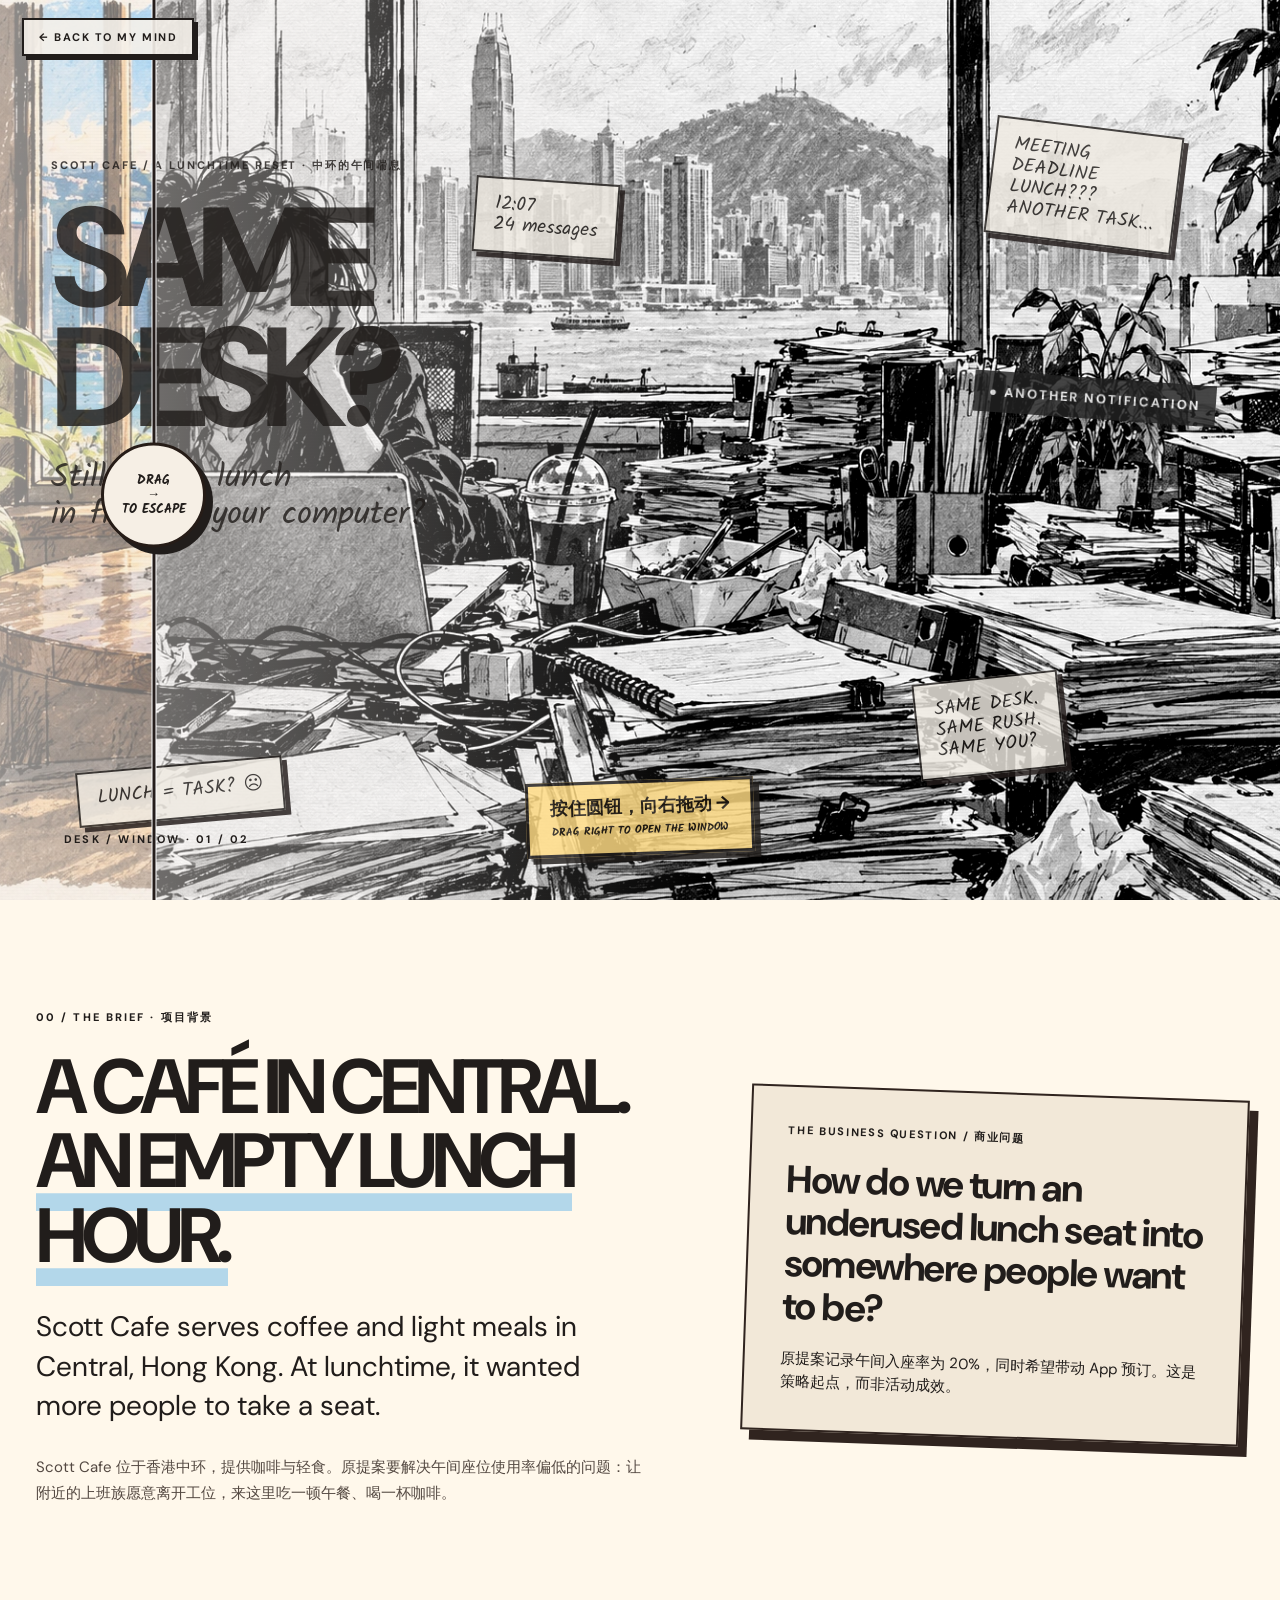
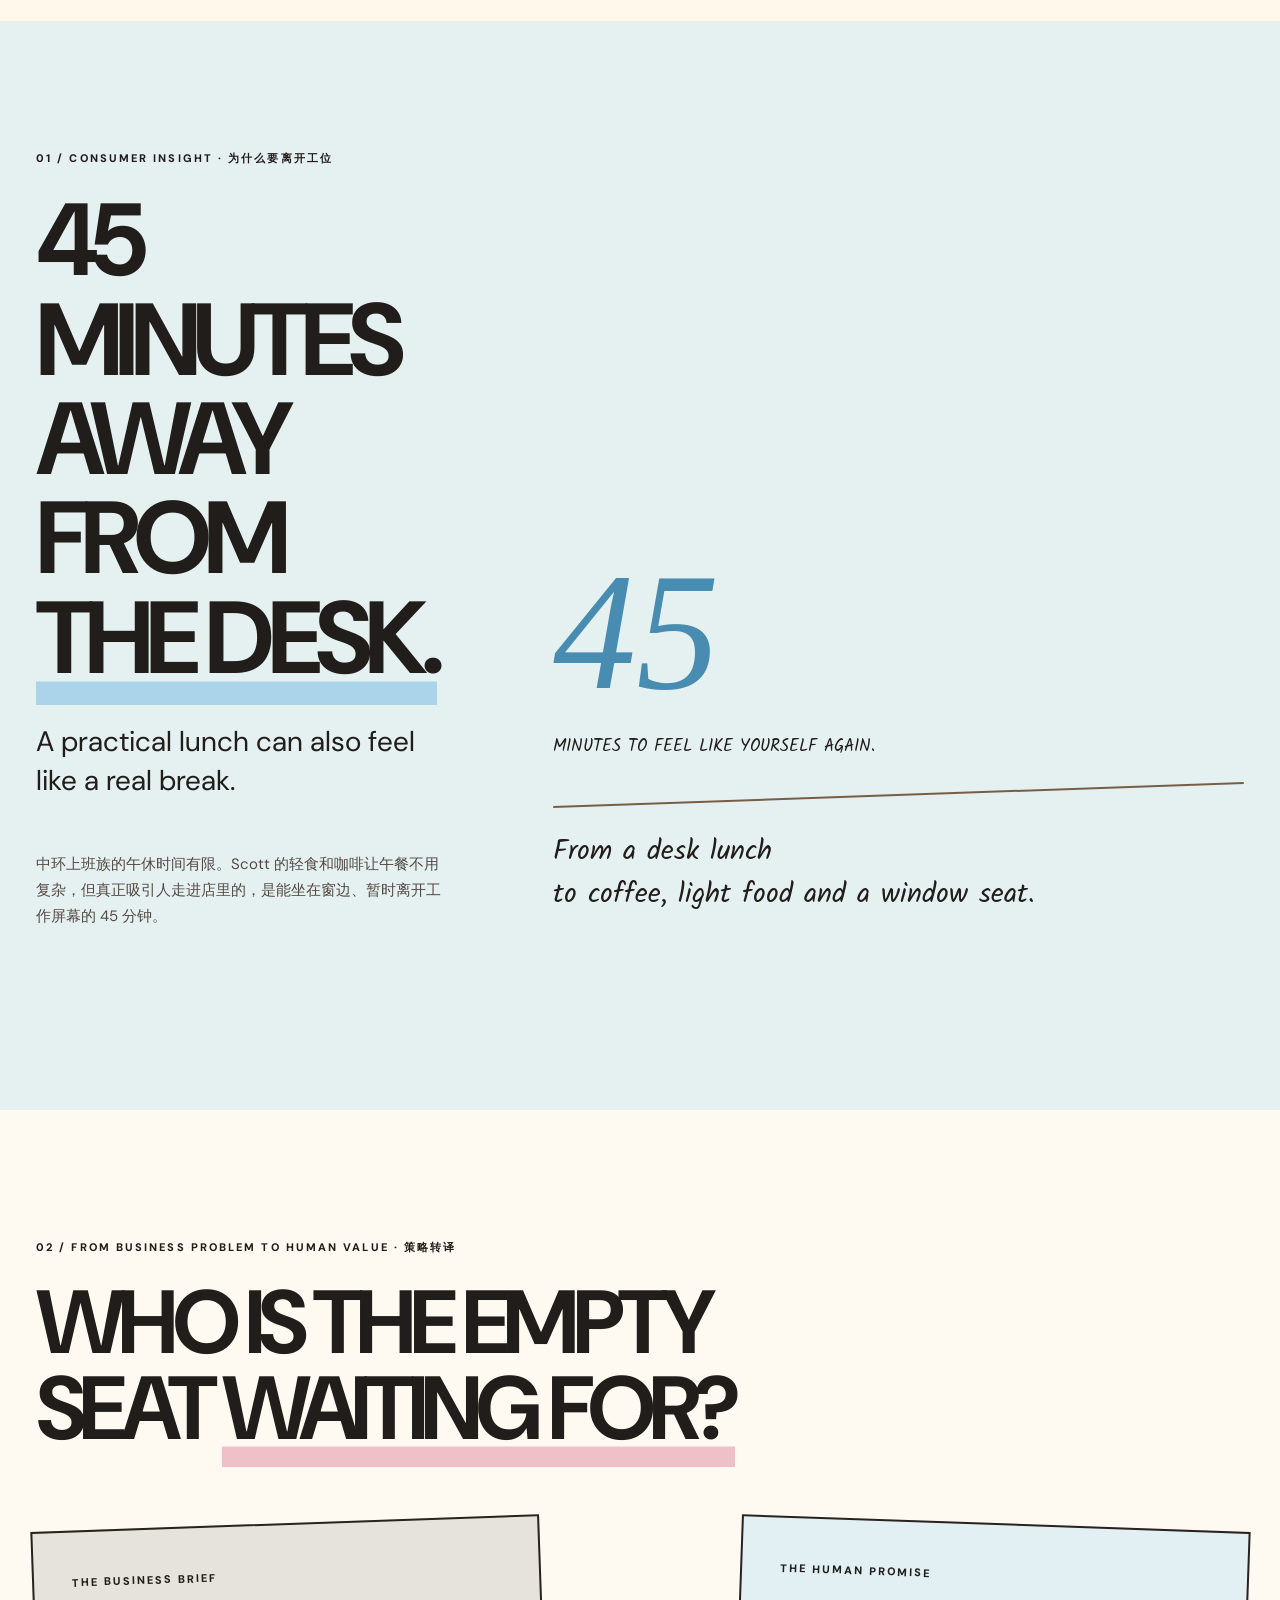
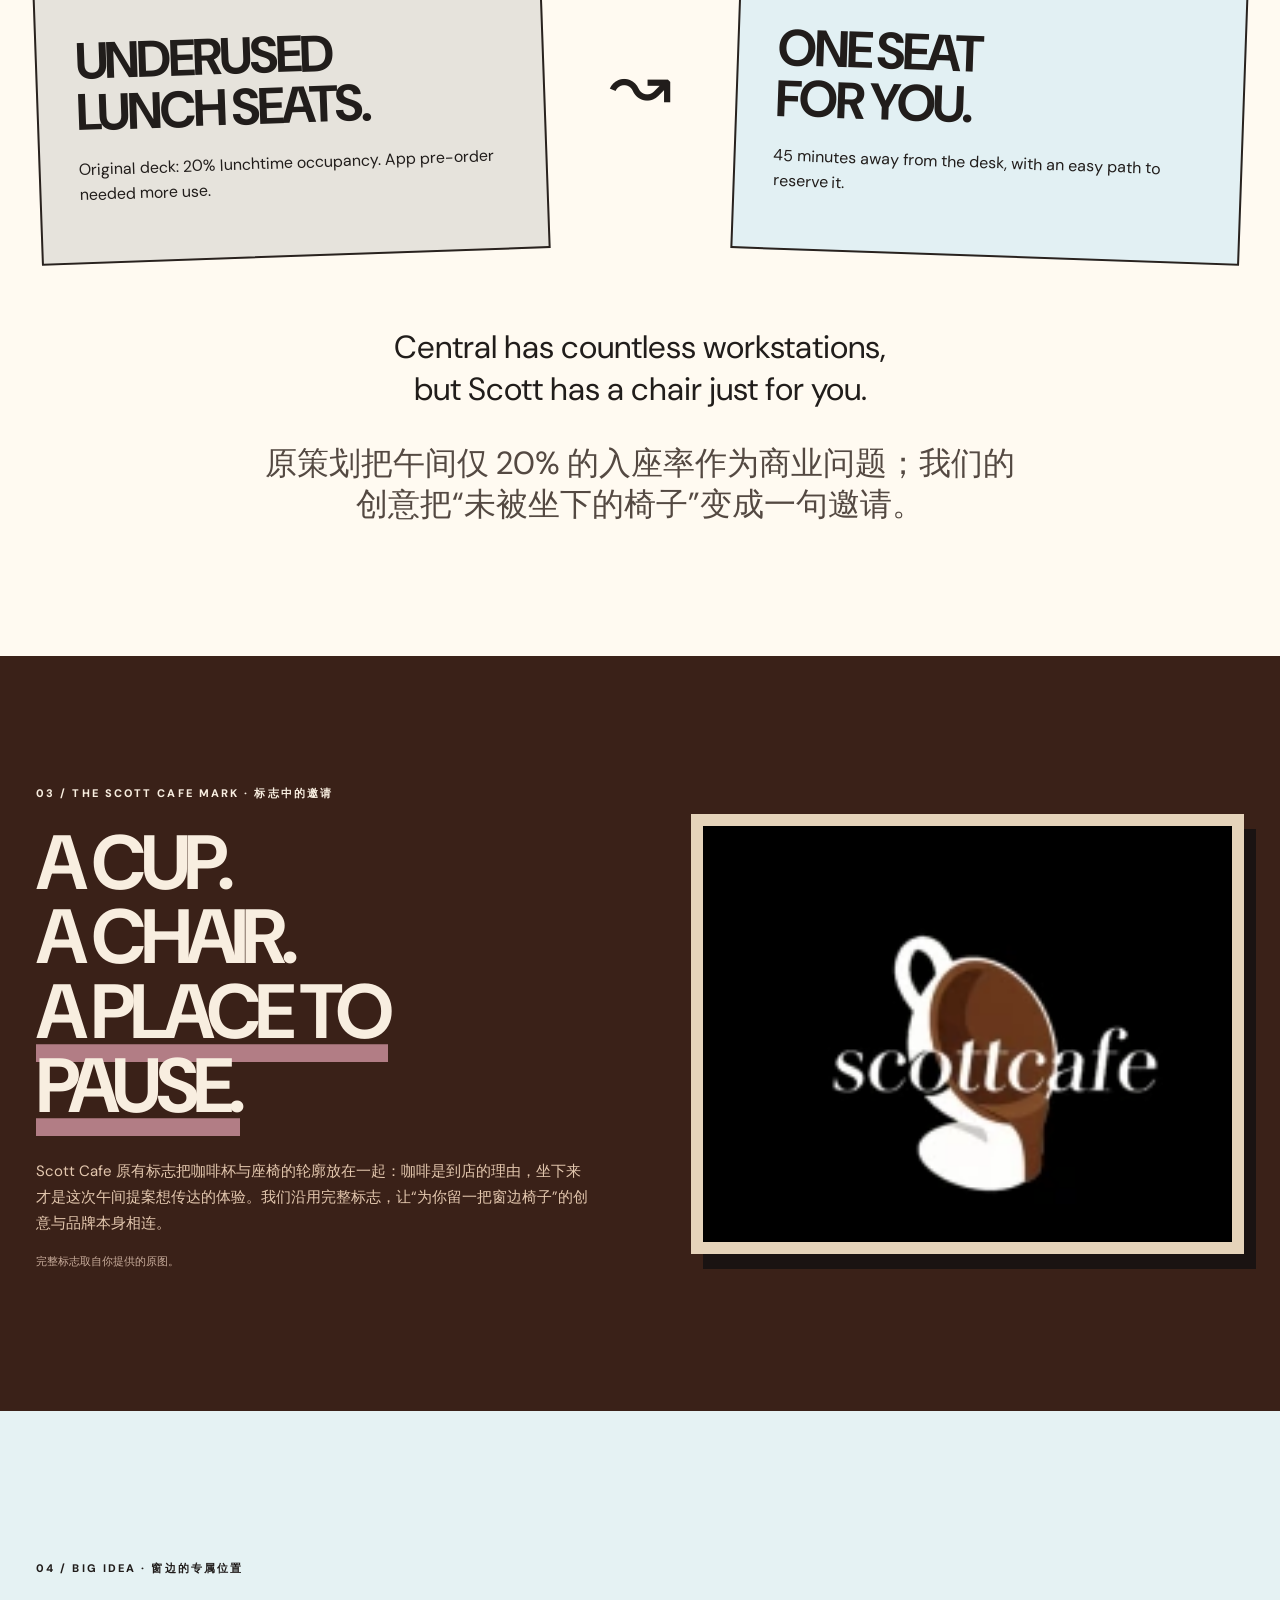
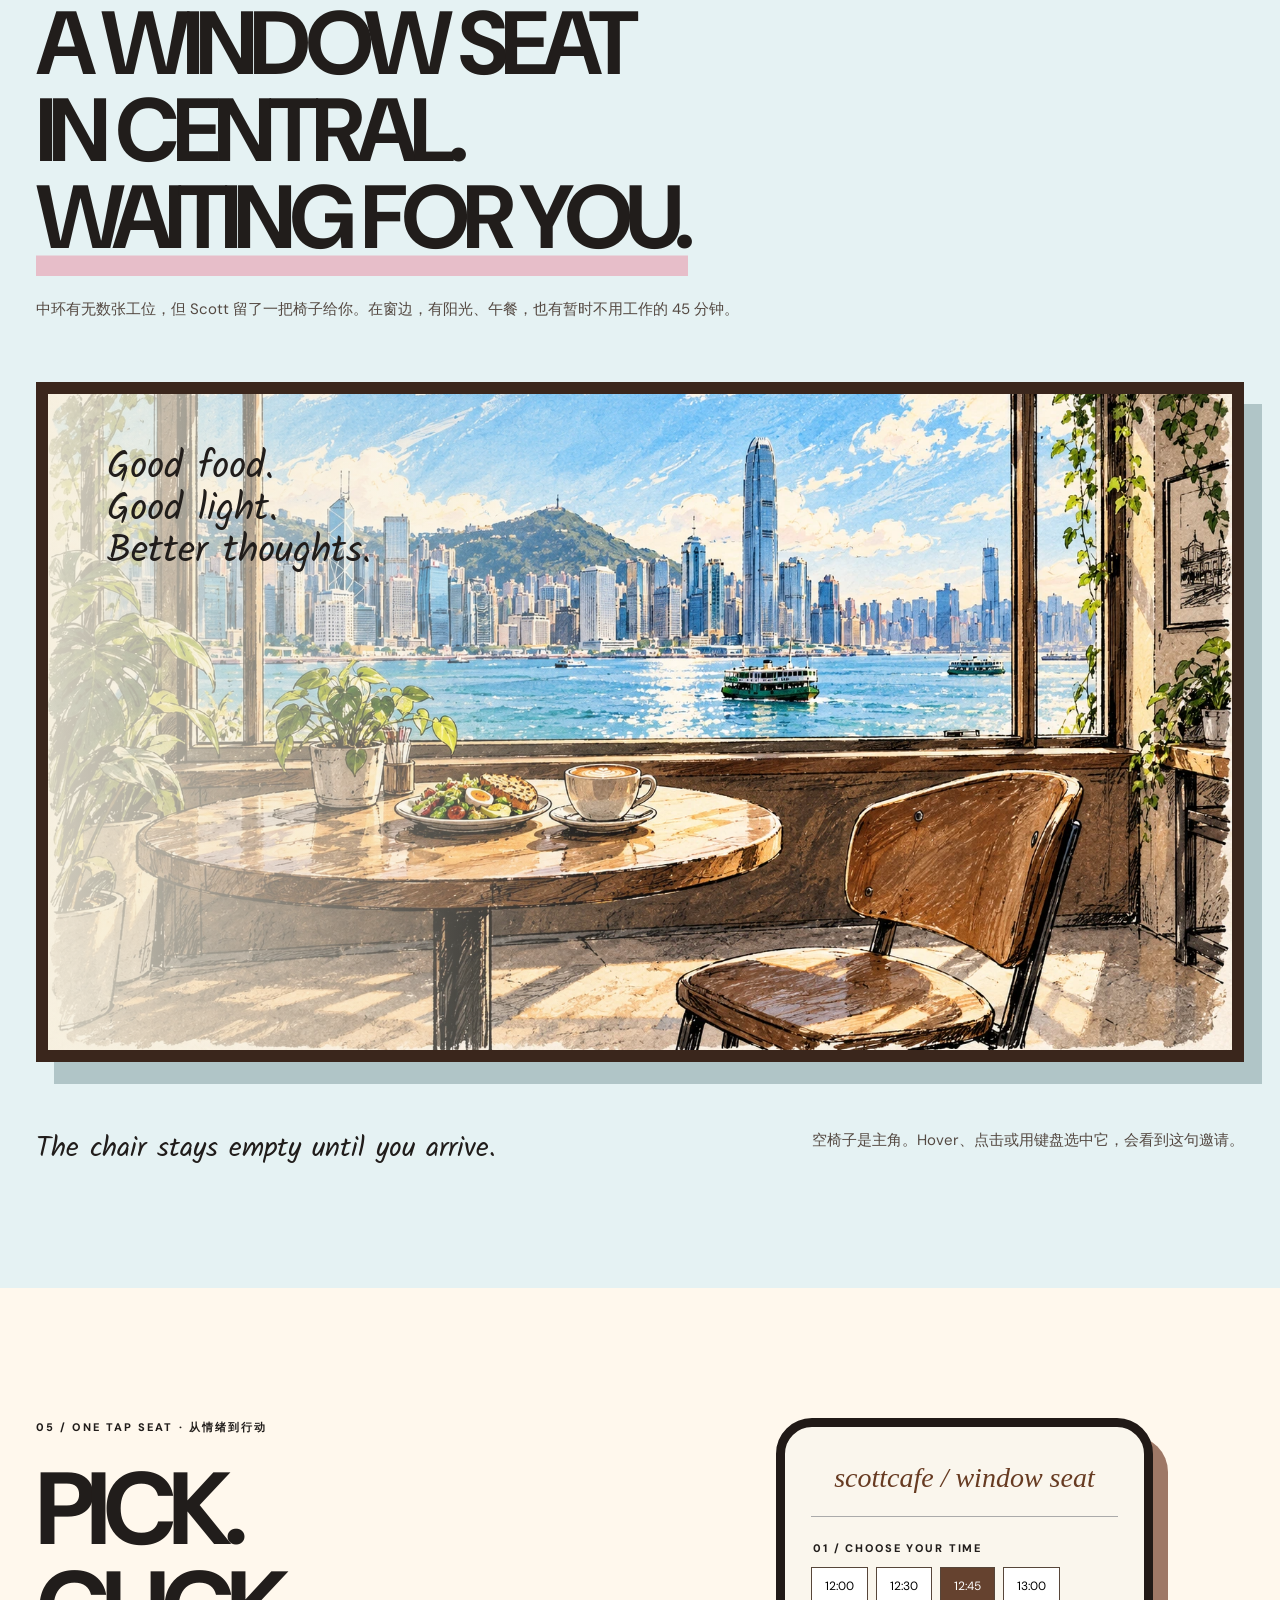
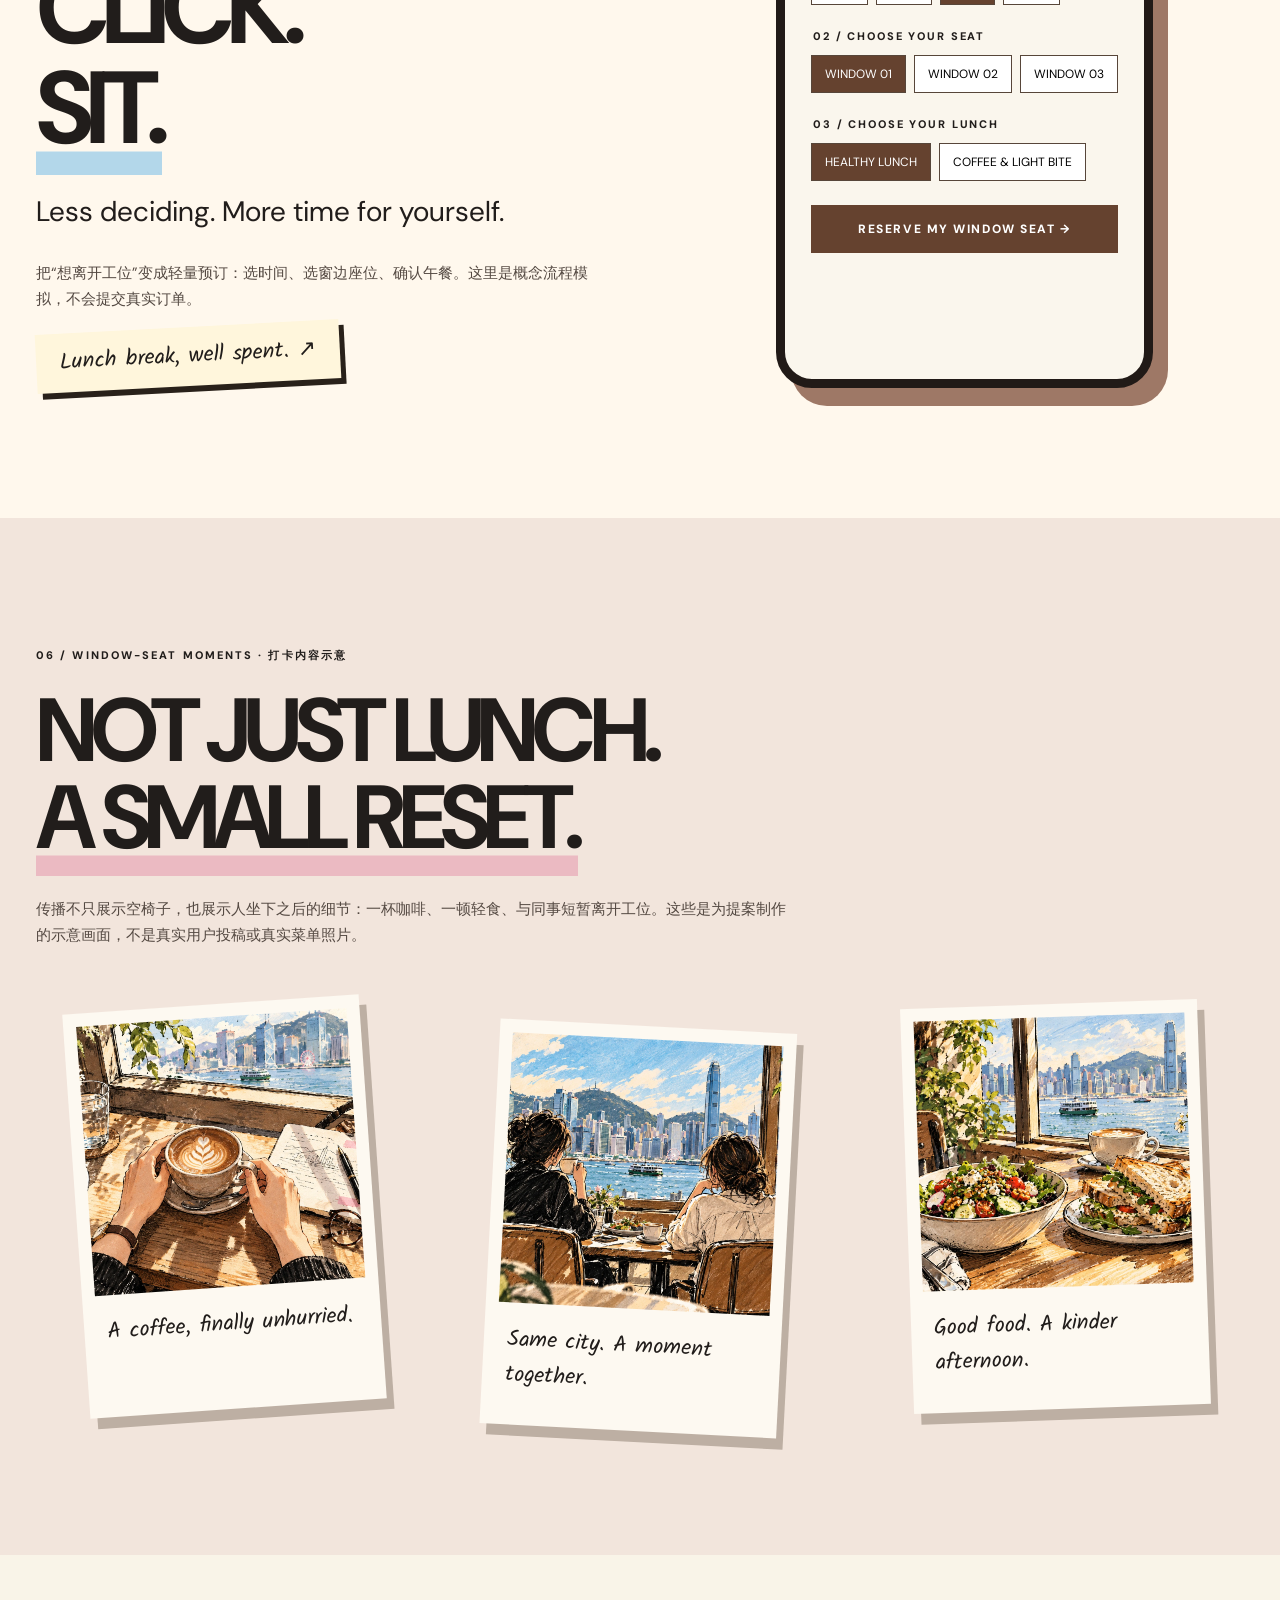
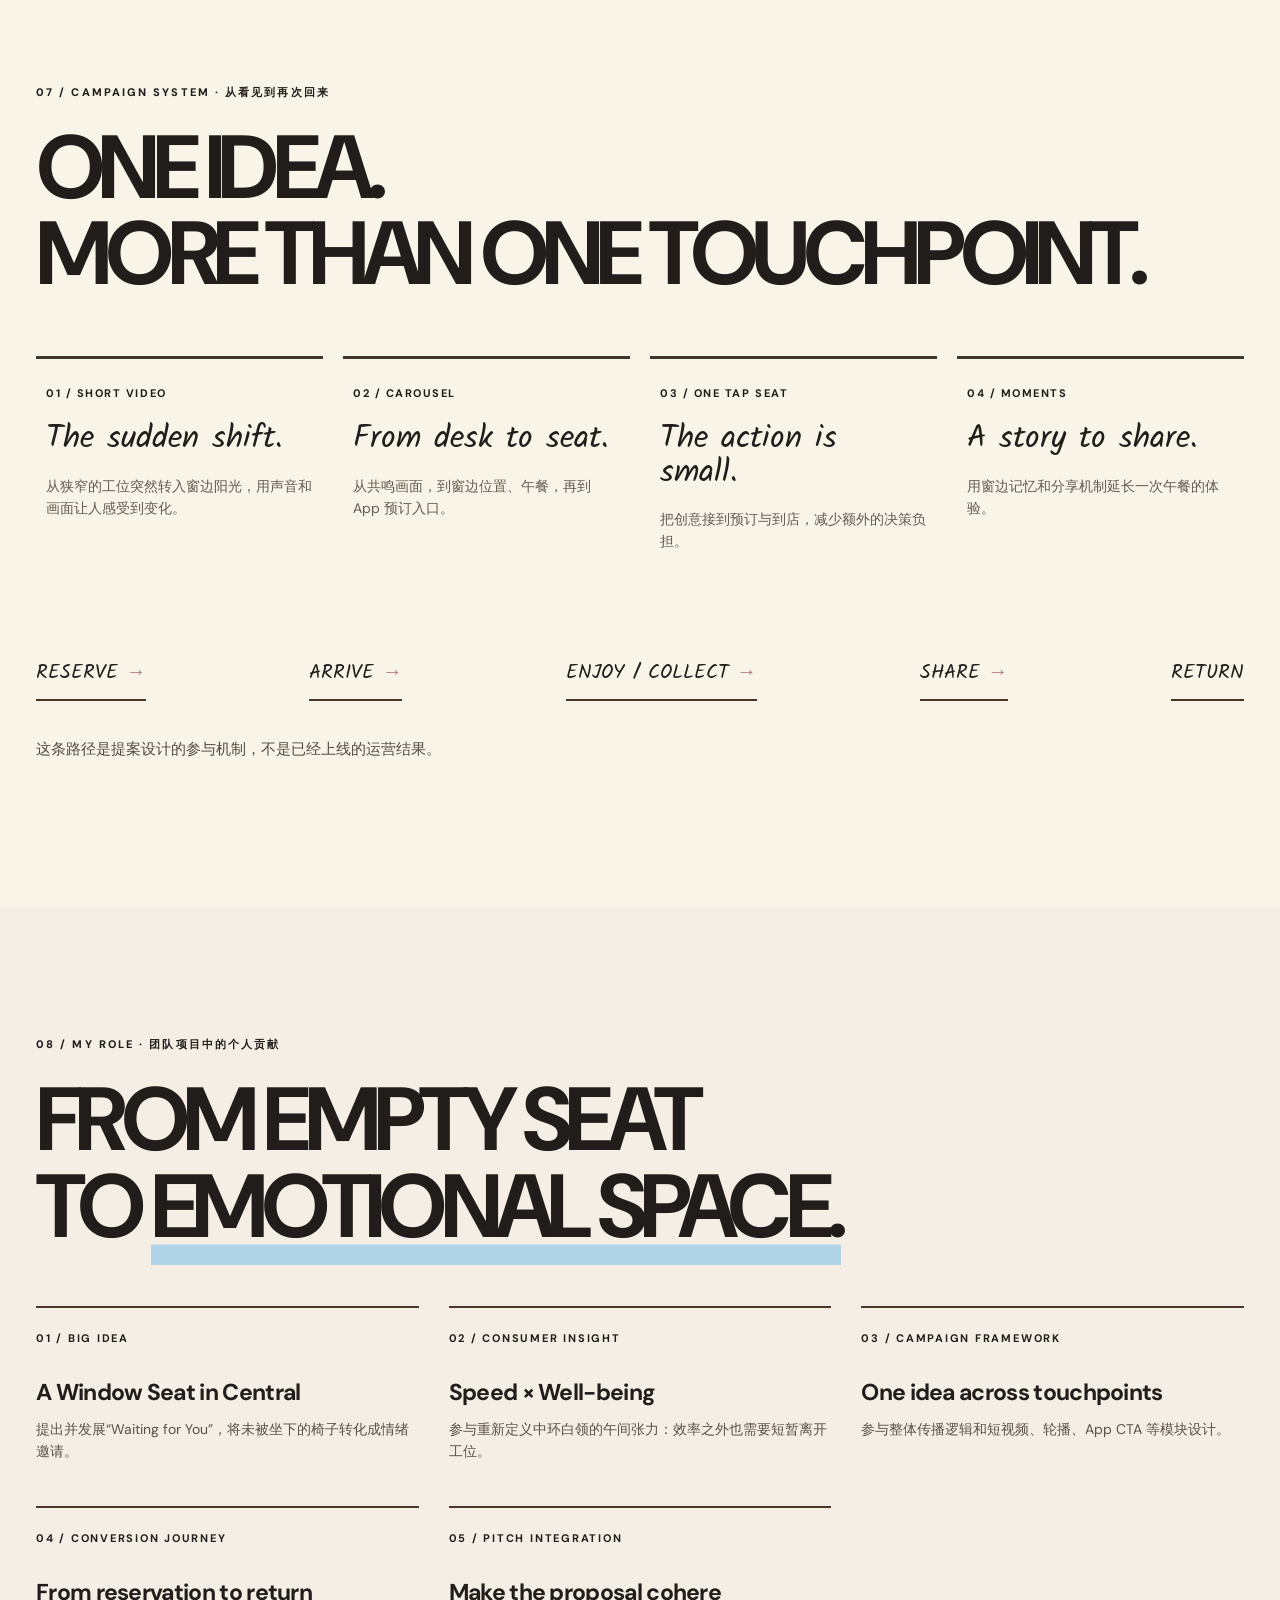
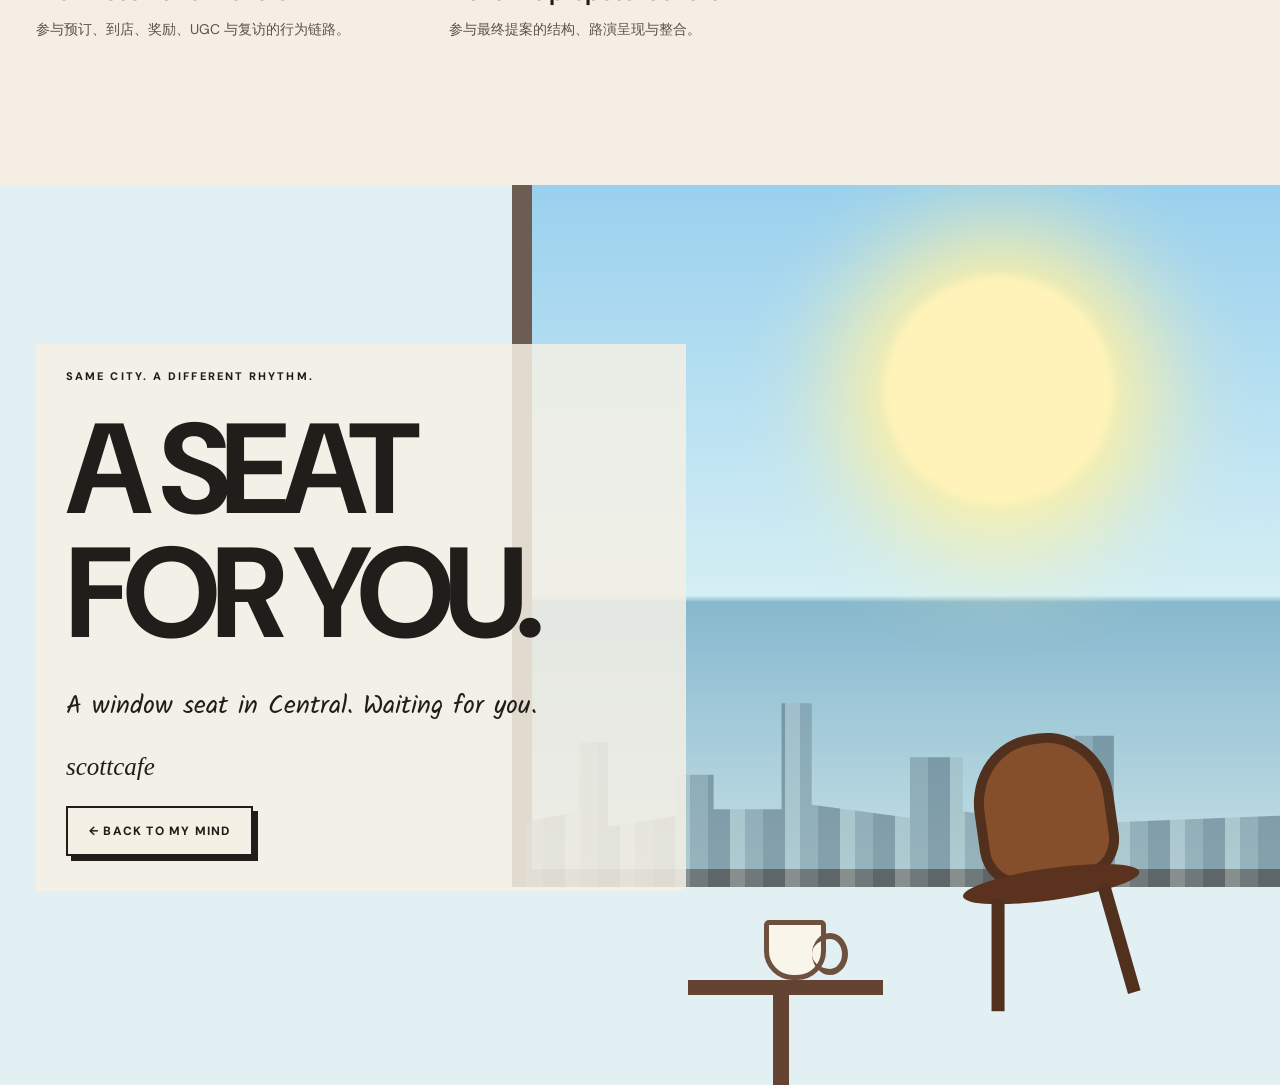
<file: projects/scott-cafe/index.html>
<!doctype html>
<html lang="en">
<head>
<meta charset="utf-8">
<meta name="viewport" content="width=device-width,initial-scale=1">
<meta name="theme-color" content="#f5f0e6">
<title>Scott Cafe — A Window Seat in Central, Waiting for You</title>
<meta name="description" content="A Scott Cafe campaign that turns an empty lunch seat into a 45-minute pause for Central office workers.">
<style>
@import url('https://fonts.googleapis.com/css2?family=DM+Sans:wght@400;500;600;700;800&family=Kalam:wght@400;700&display=swap');
:root{--ink:#211d1b;--paper:#f5f0e6;--brown:#673b22;--sky:#85c5e9;--pink:#e8a7b7;--sun:#f5cb7a;--w:min(1360px,calc(100% - 72px));font-family:"DM Sans",Arial,sans-serif}
*{box-sizing:border-box}html{scroll-behavior:smooth}body{margin:0;background:var(--paper);color:var(--ink);overflow-x:hidden}button,input{font:inherit}button{cursor:pointer}a{color:inherit}h1,h2,h3,p,figure,blockquote{margin-top:0}p{line-height:1.55}.wrap{width:var(--w);margin:auto}.back{position:fixed;z-index:60;left:22px;top:18px;background:#f5f0e9e8;border:2px solid #211d1b;color:#211d1b;padding:10px 15px;font:700 11px "DM Sans",sans-serif;text-decoration:none;letter-spacing:.14em;box-shadow:4px 4px 0 #211d1b}.back:hover,.back:focus-visible{background:#f5cb7a}.eyebrow{display:block;font-size:11px;font-weight:800;letter-spacing:.19em;text-transform:uppercase;margin-bottom:25px}.scribble{font-family:"Kalam","Comic Sans MS",cursive}.section{position:relative;padding:130px 0}.section h2{font-size:clamp(48px,7vw,110px);line-height:.97;letter-spacing:-.075em;margin:0 0 34px;font-weight:700}.intro{font-size:clamp(20px,2.2vw,31px);line-height:1.4;max-width:750px}.cn{font-size:15px;color:#544942;line-height:1.75;max-width:760px}.paper{background:#f7f2e9;background-image:radial-gradient(#5c4f4015 .8px,transparent .8px);background-size:5px 5px}.pink-stroke{box-shadow:inset 0 -.23em 0 #e8a7b7b0}.blue-stroke{box-shadow:inset 0 -.23em 0 #92c8eab0}.note{display:inline-block;background:#fff6dc;padding:17px 24px;box-shadow:5px 6px 0 #29211a;transform:rotate(-3deg);font:22px/1.15 "Kalam",cursive}.button{display:inline-flex;align-items:center;justify-content:center;text-decoration:none;padding:15px 21px;border:2px solid var(--ink);background:var(--paper);color:var(--ink);box-shadow:5px 5px 0 var(--ink);font-size:12px;font-weight:800;letter-spacing:.1em}.button:hover,.button:focus-visible{background:var(--sun);transform:translate(-2px,-2px);box-shadow:7px 7px 0 var(--ink)}
/* Dragging opens a full independent scene; notes and copy are HTML layers. */
.escape{--open:12%;--tension:.83;position:relative;height:100svh;min-height:630px;overflow:hidden;background:#ece9e4;isolation:isolate}.escape-scene{position:absolute;inset:0;background-size:cover;background-position:center}.desk-world{background-image:url('/assets/scott-cafe/desk-world.webp');filter:grayscale(1) contrast(1.1)}.window-world{background-image:url('/assets/scott-cafe/window-world.webp');clip-path:inset(0 calc(100% - var(--open)) 0 0)}.window-world:after{content:"";position:absolute;inset:0;background:radial-gradient(circle at 67% 18%,#fff9c884,transparent 26%);pointer-events:none}.desk-vignette{position:absolute;inset:0;background:linear-gradient(90deg,#f3eeeab5,#f3eee900 55%),repeating-linear-gradient(0deg,#1b1b1b0a 0 1px,transparent 1px 3px);pointer-events:none;opacity:var(--tension)}.desk-chaos{position:absolute;inset:0;z-index:2;pointer-events:none;opacity:var(--tension);transition:opacity .18s}.desk-chaos .memo{position:absolute;background:#eeeae1;border:2px solid #24201e;padding:15px 18px;box-shadow:5px 5px 0 #221b1a;font:19px/1.1 "Kalam",cursive}.memo.one{right:8%;top:14%;transform:rotate(7deg)}.memo.two{right:17%;bottom:14%;transform:rotate(-6deg)}.memo.three{left:37%;top:20%;transform:rotate(4deg)}.memo.four{left:6%;bottom:9%;transform:rotate(-5deg)}.desk-chaos .ping{position:absolute;right:5%;top:42%;font-size:13px;font-weight:800;letter-spacing:.15em;background:#222;color:#fff;padding:12px 15px;transform:rotate(4deg)}.desk-head{position:absolute;z-index:4;left:max(4%,calc((100% - 1360px)/2));top:17%;pointer-events:none;opacity:var(--tension)}.desk-head .small{font-size:11px;font-weight:800;letter-spacing:.17em}.desk-head h1{font-size:clamp(65px,11vw,170px);line-height:.85;letter-spacing:-.095em;margin:25px 0 23px;max-width:800px}.desk-head p{font:clamp(21px,2.6vw,40px)/1.1 "Kalam",cursive;max-width:500px}.open-copy{position:absolute;z-index:5;left:5%;top:14%;max-width:630px;background:#f5f0e6ef;padding:25px 30px;box-shadow:9px 10px 0 #372618;opacity:0;pointer-events:none;transform:translateY(25px);transition:opacity .25s,transform .25s}.open-copy h2{font-size:clamp(46px,6.8vw,99px);line-height:.9;letter-spacing:-.07em;margin:10px 0}.open-copy p{font:clamp(18px,2vw,28px) "Kalam",cursive;margin-bottom:0}.open-copy .cn{font:14px/1.5 "DM Sans",sans-serif}.divider{position:absolute;z-index:8;left:min(var(--open),calc(100% - 55px));top:0;bottom:0;width:3px;background:#251d1b;transform:translateX(-50%);pointer-events:none;box-shadow:0 0 0 1px #fff}.divider-handle{position:absolute;left:50%;top:55%;transform:translate(-50%,-50%);width:105px;height:105px;border:3px solid #261c17;border-radius:50%;background:#f6efe5;display:grid;place-items:center;box-shadow:7px 7px 0 #211d1b;font:700 13px "Kalam",cursive;text-align:center;line-height:1.1}.escape-range{position:absolute;z-index:10;inset:0;width:100%;height:100%;appearance:none;background:transparent;cursor:ew-resize;outline:none}.escape-range::-webkit-slider-runnable-track{height:100%;background:transparent}.escape-range::-webkit-slider-thumb{appearance:none;width:2px;height:100%;background:transparent}.escape-range:focus-visible~.divider .divider-handle{outline:4px solid #f4bc50;outline-offset:6px}.escape-hint{position:absolute;z-index:9;left:50%;bottom:5%;width:max-content;max-width:calc(100% - 24px);font:800 18px/1.2 "DM Sans",sans-serif;background:#ffdb83;color:#201910;border:3px solid #211d1b;padding:13px 21px;box-shadow:6px 6px 0 #211d1b;transform:translateX(-50%) rotate(-2deg);text-align:center;pointer-events:none;opacity:var(--tension);animation:nudge 1.8s ease-in-out infinite}.escape-hint small{display:block;font:700 11px "Kalam",cursive;margin-top:3px}@keyframes nudge{50%{translate:7px 0}}.escape-footer{position:absolute;z-index:6;left:5%;bottom:6%;font-size:11px;font-weight:700;letter-spacing:.2em;pointer-events:none}
.brief{background:#fff8eb;padding:110px 0 100px}.brief .wrap{display:grid;grid-template-columns:1.1fr .9fr;gap:8vw;align-items:center}.brief h2{font-size:clamp(50px,6vw,90px)}.brief .facts{background:#f2e8d8;border:2px solid #30241f;padding:36px;box-shadow:9px 10px 0 #30241f;transform:rotate(2deg)}.brief .facts b{display:block;font-size:11px;letter-spacing:.15em;margin-bottom:20px}.brief .facts strong{display:block;font-size:clamp(25px,3vw,42px);line-height:1.1;letter-spacing:-.04em}.brief .facts p{font-size:15px;margin:20px 0 0}.release{background:#e5f1f1;padding:130px 0 165px;overflow:hidden}.release .wrap{display:grid;grid-template-columns:.75fr 1.25fr;gap:8vw;align-items:end}.release h2{font-size:clamp(57px,8vw,126px)}.release .time{font:italic clamp(85px,13vw,190px) Georgia,serif;line-height:1;color:#488cb2}.release .time small{display:block;font:17px "Kalam",cursive;color:var(--ink);margin-top:17px}.release .cn{margin-top:50px}.release .line-art{height:2px;background:#795e47;transform:rotate(-2deg);margin:34px 0}
.reframe{background:#fffaf1}.reframe .columns{display:grid;grid-template-columns:1fr auto 1fr;align-items:center;gap:5vw;margin:70px 0}.reframe .paper-block{border:2px solid #29221e;padding:38px;min-height:280px;background:#e6e3dc;transform:rotate(-2deg)}.reframe .paper-block:last-child{background:#e2f0f3;transform:rotate(2deg)}.reframe .paper-block span{font-size:11px;letter-spacing:.18em;font-weight:800}.reframe .paper-block strong{display:block;font-size:clamp(37px,4vw,66px);line-height:1;margin:45px 0 20px;letter-spacing:-.06em}.reframe .arrow{font:75px "Kalam",cursive}.reframe .caption{max-width:850px;margin:auto;text-align:center}.reframe .caption p{font-size:clamp(20px,2.5vw,34px);line-height:1.3}
.brand{background:#3a2118;color:#f8eee0}.brand .layout{display:grid;grid-template-columns:1fr 1fr;gap:8vw;align-items:center}.brand h2{font-size:clamp(49px,6vw,92px)}.brand .cn{color:#e3c7ae}.brand .logo-card{height:440px;display:grid;place-items:center;background:#000;border:12px solid #e5d3ba;box-shadow:12px 15px 0 #1a1312;position:relative}.brand .logo-card img{width:min(80%,390px);height:auto;display:block}.brand .source-note{font-size:11px;color:#c9ad9c;margin-top:17px}
.big-idea{padding:150px 0 90px;background:#e5f2f3}.big-idea h2{max-width:1000px}.big-idea .window-stage{position:relative;margin-top:60px;aspect-ratio:16/9;background:url('/assets/scott-cafe/window-world.webp') center/cover;border:12px solid #3a261c;box-shadow:18px 22px 0 #b0c5c7}.window-stage:before{content:"";position:absolute;inset:0;background:linear-gradient(90deg,#f6f0dfd9,transparent 54%)}.window-stage .copy{position:absolute;top:8%;left:5%;width:44%;font:clamp(20px,3vw,46px)/1.1 "Kalam",cursive;z-index:1}.chair-target{position:absolute;right:6%;bottom:0;width:33%;height:54%;z-index:3;border:0;background:transparent;cursor:pointer}.chair-target:focus-visible{outline:4px dashed var(--brown)}.chair-tooltip{position:absolute;right:10%;top:26%;z-index:4;background:#fff8e8;border:2px solid #33241f;padding:16px 21px;box-shadow:5px 5px 0 #33241f;font:clamp(15px,2vw,28px) "Kalam",cursive;transform:rotate(-5deg);opacity:0;pointer-events:none;transition:.25s}.chair-target:hover~.chair-tooltip,.chair-target:focus-visible~.chair-tooltip,.chair-target.active~.chair-tooltip{opacity:1}.big-idea .under{display:flex;justify-content:space-between;gap:35px;align-items:start;margin-top:65px}.big-idea .under .scribble{font-size:28px}
.booking{background:#fff8ed}.booking .layout{display:grid;grid-template-columns:1fr 1fr;gap:7vw;align-items:center}.booking h2{font-size:clamp(60px,8vw,130px)}.booking .steps{display:flex;gap:14px;margin:30px 0;font:24px "Kalam",cursive}.booking .phone{border:9px solid #211a17;border-radius:36px;background:#faf6ed;max-width:420px;margin:auto;min-height:570px;padding:35px 26px;box-shadow:15px 18px 0 #9e7866}.phone .brand-name{font:italic 28px Georgia,serif;color:var(--brown);text-align:center;border-bottom:1px solid #aaa;padding-bottom:22px}.booking fieldset{border:0;padding:0;margin:24px 0}.booking legend{font-size:11px;font-weight:800;letter-spacing:.17em;margin-bottom:12px}.choices{display:flex;flex-wrap:wrap;gap:8px}.choices button{border:1px solid #57463a;background:#fff;padding:10px 13px;font-size:12px}.choices button.selected,.choices button:hover{background:#65422f;color:#fff}.booking .confirm{width:100%;background:#65422f;border:0;color:#fff;padding:16px 10px;letter-spacing:.13em;font-size:12px;font-weight:800}.booking .confirm:hover{background:#995832}.booking .ticket{display:none;text-align:center;padding:45px 20px}.booking .ticket.show{display:block}.ticket strong{font:clamp(35px,4vw,55px)/1 "Kalam",cursive}.ticket .detail{border-block:1px dashed #9d7962;margin:35px 0;padding:20px;font-size:14px;letter-spacing:.15em}.ticket button{border:0;background:none;text-decoration:underline;cursor:pointer}
.moments{background:#f2e5dc}.moments .polaroids{display:grid;grid-template-columns:repeat(3,1fr);gap:3vw;margin-top:55px}.polaroid{background:#fdf9f1;padding:13px 13px 32px;box-shadow:7px 11px 0 #bdafa3;transform:rotate(-4deg)}.polaroid:nth-child(2){transform:rotate(3deg) translateY(22px)}.polaroid:nth-child(3){transform:rotate(-2deg)}.polaroid .photo{height:270px;background-position:center;background-size:cover}.polaroid:nth-child(1) .photo{background-image:url('/assets/scott-cafe/moment-coffee.webp');background-position:57% center}.polaroid:nth-child(2) .photo{background-image:url('/assets/scott-cafe/moment-together.webp');background-position:50% center}.polaroid:nth-child(3) .photo{background-image:url('/assets/scott-cafe/moment-lunch.webp');background-position:52% center}.polaroid p{font:22px "Kalam",cursive;margin:20px 10px 0}
.system{background:#f9f4e8}.system .grid{display:grid;grid-template-columns:repeat(4,1fr);gap:20px;margin-top:58px}.system article{border-top:3px solid #43352b;padding:22px 10px 0}.system article b{font:700 11px "DM Sans",sans-serif;letter-spacing:.14em}.system article h3{font:clamp(27px,2.5vw,43px)/1.05 "Kalam",cursive;margin:20px 0}.system article p{font-size:14px;color:#665a51}.loop{display:flex;justify-content:space-between;gap:10px;margin:80px 0 0;flex-wrap:wrap}.loop span{font:20px "Kalam",cursive;padding:10px 0;border-bottom:2px solid #4a3528}.loop span:not(:last-child):after{content:" →";color:#b47877}
.role{background:#f5eee5}.role .grid{display:grid;grid-template-columns:repeat(3,1fr);gap:30px;margin-top:55px}.role article{border-top:2px solid #4b362b;padding-top:18px}.role article b{font-size:11px;letter-spacing:.16em}.role h3{font-size:23px;letter-spacing:-.03em;margin:30px 0 12px}.role article p{color:#5a5149;font-size:14px}.role .cn{margin-top:34px}
.final{min-height:100svh;display:grid;align-items:end;padding:70px 0;background:#e3f0f3;overflow:hidden}.final .wrap{position:relative;z-index:2}.final h2{font-size:clamp(67px,10vw,154px);max-width:1100px;margin-bottom:30px}.final .window{position:absolute;inset:0 0 22% 40%;border-left:20px solid #533c2e;border-bottom:18px solid #533c2e;background:linear-gradient(180deg,#8acaee 0%,#d1eff5 60%,#74adc7 61%,#bedce1 100%);opacity:.82}.final .sun{position:absolute;width:230px;height:230px;right:13%;top:10%;border-radius:50%;background:#fff3b9;filter:blur(4px);box-shadow:0 0 100px 45px #fff1a3}.final .skyline{position:absolute;bottom:22%;right:0;left:41%;height:24%;background:repeating-linear-gradient(90deg,#728f9c 0 18px,#526e7d 18px 40px,#9eb9c0 40px 55px);clip-path:polygon(0 70%,7% 65%,7% 33%,11% 33%,11% 72%,20% 67%,20% 48%,25% 48%,25% 64%,34% 64%,34% 15%,38% 15%,38% 62%,51% 68%,51% 40%,58% 40%,58% 65%,72% 72%,72% 30%,78% 30%,78% 70%,100% 67%,100% 100%,0 100%);opacity:.55}.final .chair{position:absolute;right:11%;bottom:9%;width:190px;height:270px;z-index:1;transform:rotate(-8deg)}.chair .backrest{position:absolute;left:34px;top:0;width:140px;height:150px;background:#854f2c;border:10px solid #51301e;border-radius:47% 47% 27% 27%}.chair .seat{position:absolute;left:11px;top:135px;width:178px;height:32px;background:#5a321e;border-radius:50%}.chair .leg{position:absolute;top:158px;width:13px;height:112px;background:#51301e}.chair .leg.a{left:31px;transform:rotate(8deg)}.chair .leg.b{right:24px;transform:rotate(-8deg)}.final .table{position:absolute;right:31%;bottom:10%;width:195px;height:15px;background:#654332;z-index:1}.final .table:after{content:"";position:absolute;top:14px;left:85px;width:16px;height:145px;background:#654332}.final .cup{position:absolute;bottom:calc(10% + 15px);right:calc(31% + 57px);width:62px;height:60px;background:#faf5ea;border:5px solid #6d503e;border-radius:5px 5px 29px 29px;z-index:2}.final .cup:after{content:"";position:absolute;right:-27px;top:8px;width:30px;height:30px;border:6px solid #6d503e;border-left:0;border-radius:50%}.final .copy-panel{max-width:650px;background:#f5f0e6d9;padding:25px 30px 35px;margin-bottom:35px}.final .copy-panel p{font:clamp(20px,2vw,32px) "Kalam",cursive}.final .brand-name{font:italic 25px Georgia,serif}.final .button{margin-top:25px}
@media(max-width:900px){:root{--w:calc(100% - 36px)}.section{padding:90px 0}.escape{min-height:580px}.escape-scene{background-position:center}.desk-head{top:19%;left:5%}.desk-head h1{font-size:12vw}.memo.two,.memo.three{display:none}.open-copy{left:5%;top:14%;max-width:75%;padding:16px}.open-copy h2{font-size:6.5vw}.brief .wrap,.release .wrap,.brand .layout,.booking .layout{grid-template-columns:1fr}.release .time{font-size:100px}.reframe .columns{gap:15px}.reframe .paper-block{padding:20px;min-height:220px}.big-idea .window-stage{aspect-ratio:4/3}.window-stage .copy{width:65%;font-size:3vw}.system .grid,.role .grid{grid-template-columns:repeat(2,1fr)}.final .chair{right:4%;transform:scale(.8) rotate(-8deg);transform-origin:bottom right}.final .table{right:28%}.final .cup{right:calc(28% + 57px)}}@media(max-width:600px){.escape{height:90svh;min-height:550px}.escape-scene{background-position:45% center}.desk-head{top:25%}.desk-head h1{font-size:17vw}.desk-head p{font-size:24px}.memo.one{right:5%;top:7%;font-size:14px;max-width:125px}.memo.four{left:5%;bottom:12%;font-size:14px}.desk-chaos .ping{top:61%;font-size:10px}.open-copy{top:12%;max-width:87%}.open-copy h2{font-size:11vw}.open-copy p{font-size:17px}.divider-handle{width:75px;height:75px;font-size:10px}.escape-hint{font-size:13px;bottom:6%;padding:9px 12px}.escape-hint small{font-size:9px}.brief .facts{padding:24px}.release .time{font-size:85px}.reframe .columns{grid-template-columns:1fr}.reframe .arrow{text-align:center;font-size:50px}.reframe .paper-block{min-height:190px}.big-idea .window-stage{aspect-ratio:3/4;background-position:64% center}.window-stage .copy{top:5%;font-size:25px;width:80%;background:#fff9e2d1;padding:8px}.big-idea .under{display:block}.big-idea .under .scribble{font-size:24px}.booking .phone{min-height:0}.moments .polaroids{grid-template-columns:1fr;gap:34px}.polaroid .photo{height:240px}.system .grid,.role .grid{grid-template-columns:1fr}.final{min-height:800px}.final .window{inset:0 0 32% 13%}.final .skyline{left:14%;bottom:32%}.final .chair{right:2%;bottom:24%;transform:scale(.68) rotate(-8deg)}.final .table{right:38%;bottom:24%;transform:scale(.8)}.final .cup{right:calc(38% + 57px);bottom:calc(24% + 15px);transform:scale(.8)}.final .copy-panel{margin-top:370px}.final h2{font-size:15vw}}@media(prefers-reduced-motion:reduce){html{scroll-behavior:auto}*,*:before,*:after{transition:none!important;animation:none!important}}
</style>
</head>
<body>
<a class="back" href="/mind">← BACK TO MY MIND</a>
<main>
<section class="escape" id="escape" aria-label="Drag from a crowded desk to a sunny Scott Cafe window seat">
 <div class="escape-scene desk-world" role="img" aria-label="Hand drawn crowded grayscale desk in a Central office"></div>
 <div class="escape-scene window-world" role="img" aria-label="Hand drawn Scott Cafe window seat with Victoria Harbour, sunshine, coffee, lunch and an empty chair"></div>
 <div class="desk-vignette"></div>
 <div class="desk-chaos" aria-hidden="true"><span class="memo one">MEETING<br>DEADLINE<br>LUNCH???<br>ANOTHER TASK...</span><span class="memo two">SAME DESK.<br>SAME RUSH.<br>SAME YOU?</span><span class="memo three">12:07<br>24 messages</span><span class="memo four">LUNCH = TASK? ☹</span><span class="ping">● ANOTHER NOTIFICATION</span></div>
 <div class="desk-head"><span class="small">SCOTT CAFE / A LUNCHTIME RESET · 中环的午间喘息</span><h1>SAME<br>DESK?</h1><p>Still eating lunch<br>in front of your computer?</p></div>
 <div class="open-copy" id="openCopy"><span class="eyebrow">SAME CITY. DIFFERENT MOOD.</span><h2>A WINDOW SEAT<br>IN CENTRAL.<br><span class="pink-stroke">WAITING FOR YOU.</span></h2><p>Same 45 minutes. A different you.</p><p class="cn">同样的 45 分钟，换一个位置，也换一种状态。</p></div>
 <input class="escape-range" id="escapeRange" type="range" min="0" max="100" value="12" aria-label="Drag right to escape the desk and reveal the window seat">
 <div class="divider" aria-hidden="true"><span class="divider-handle">DRAG<br>→<br>TO ESCAPE</span></div>
 <span class="escape-hint">按住圆钮，向右拖动 →<small>DRAG RIGHT TO OPEN THE WINDOW</small></span><span class="escape-footer">DESK / WINDOW · 01 / 02</span>
</section>
<section class="section brief" id="brief"><div class="wrap"><div><span class="eyebrow">00 / THE BRIEF · 项目背景</span><h2>A CAFÉ IN CENTRAL.<br><span class="blue-stroke">AN EMPTY LUNCH HOUR.</span></h2><p class="intro">Scott Cafe serves coffee and light meals in Central, Hong Kong. At lunchtime, it wanted more people to take a seat.</p><p class="cn">Scott Cafe 位于香港中环，提供咖啡与轻食。原提案要解决午间座位使用率偏低的问题：让附近的上班族愿意离开工位，来这里吃一顿午餐、喝一杯咖啡。</p></div><div class="facts"><b>THE BUSINESS QUESTION / 商业问题</b><strong>How do we turn an underused lunch seat into somewhere people want to be?</strong><p>原提案记录午间入座率为 20%，同时希望带动 App 预订。这是策略起点，而非活动成效。</p></div></div></section>
<section class="section release" id="insight"><div class="wrap"><div><span class="eyebrow">01 / CONSUMER INSIGHT · 为什么要离开工位</span><h2>45 MINUTES<br>AWAY FROM<br><span class="blue-stroke">THE DESK.</span></h2><p class="intro">A practical lunch can also feel like a real break.</p><p class="cn">中环上班族的午休时间有限。Scott 的轻食和咖啡让午餐不用复杂，但真正吸引人走进店里的，是能坐在窗边、暂时离开工作屏幕的 45 分钟。</p></div><div><div class="time">45<small>MINUTES TO FEEL LIKE YOURSELF AGAIN.</small></div><div class="line-art"></div><p class="scribble" style="font-size:28px">From a desk lunch<br>to coffee, light food and a window seat.</p></div></div></section>
<section class="section reframe paper" id="reframe"><div class="wrap"><span class="eyebrow">02 / FROM BUSINESS PROBLEM TO HUMAN VALUE · 策略转译</span><h2>WHO IS THE EMPTY<br>SEAT <span class="pink-stroke">WAITING FOR?</span></h2><div class="columns"><div class="paper-block"><span>THE BUSINESS BRIEF</span><strong>UNDERUSED<br>LUNCH SEATS.</strong><p>Original deck: 20% lunchtime occupancy. App pre-order needed more use.</p></div><span class="arrow" aria-hidden="true">↝</span><div class="paper-block"><span>THE HUMAN PROMISE</span><strong>ONE SEAT<br>FOR YOU.</strong><p>45 minutes away from the desk, with an easy path to reserve it.</p></div></div><div class="caption"><p>Central has countless workstations,<br>but Scott has a chair just for you.</p><p class="cn" style="margin:auto">原策划把午间仅 20% 的入座率作为商业问题；我们的创意把“未被坐下的椅子”变成一句邀请。</p></div></div></section>
<section class="section brand" id="brand"><div class="wrap layout"><div><span class="eyebrow">03 / THE SCOTT CAFE MARK · 标志中的邀请</span><h2>A CUP.<br>A CHAIR.<br><span class="pink-stroke">A PLACE TO PAUSE.</span></h2><p class="cn">Scott Cafe 原有标志把咖啡杯与座椅的轮廓放在一起：咖啡是到店的理由，坐下来才是这次午间提案想传达的体验。我们沿用完整标志，让“为你留一把窗边椅子”的创意与品牌本身相连。</p><p class="source-note">完整标志取自你提供的原图。</p></div><div class="logo-card"><img src="/assets/scott-cafe/scott-logo-original.webp" alt="Scott Cafe original logo: a coffee cup and chair silhouette above the scottcafe wordmark"></div></div></section>
<section class="section big-idea" id="big-idea"><div class="wrap"><span class="eyebrow">04 / BIG IDEA · 窗边的专属位置</span><h2>A WINDOW SEAT<br>IN CENTRAL.<br><span class="pink-stroke">WAITING FOR YOU.</span></h2><p class="cn">中环有无数张工位，但 Scott 留了一把椅子给你。在窗边，有阳光、午餐，也有暂时不用工作的 45 分钟。</p><div class="window-stage"><p class="copy">Good food.<br>Good light.<br>Better thoughts.</p><button class="chair-target" type="button" aria-label="Reveal who the empty chair is waiting for"></button><span class="chair-tooltip">THIS ONE IS YOURS. ♡</span></div><div class="under"><p class="scribble">The chair stays empty until you arrive.</p><p class="cn">空椅子是主角。Hover、点击或用键盘选中它，会看到这句邀请。</p></div></div></section>
<section class="section booking" id="reserve"><div class="wrap layout"><div><span class="eyebrow">05 / ONE TAP SEAT · 从情绪到行动</span><h2>PICK.<br>CLICK.<br><span class="blue-stroke">SIT.</span></h2><p class="intro">Less deciding. More time for yourself.</p><p class="cn">把“想离开工位”变成轻量预订：选时间、选窗边座位、确认午餐。这里是概念流程模拟，不会提交真实订单。</p><span class="note">Lunch break, well spent. ↗</span></div><div class="phone"><div class="brand-name">scottcafe / window seat</div><form id="bookingForm"><fieldset><legend>01 / CHOOSE YOUR TIME</legend><div class="choices" data-group="time"><button type="button" data-value="12:00">12:00</button><button type="button" data-value="12:30">12:30</button><button class="selected" type="button" data-value="12:45">12:45</button><button type="button" data-value="13:00">13:00</button></div></fieldset><fieldset><legend>02 / CHOOSE YOUR SEAT</legend><div class="choices" data-group="seat"><button class="selected" type="button" data-value="WINDOW 01">WINDOW 01</button><button type="button" data-value="WINDOW 02">WINDOW 02</button><button type="button" data-value="WINDOW 03">WINDOW 03</button></div></fieldset><fieldset><legend>03 / CHOOSE YOUR LUNCH</legend><div class="choices" data-group="lunch"><button class="selected" type="button" data-value="HEALTHY LUNCH">HEALTHY LUNCH</button><button type="button" data-value="COFFEE & LIGHT BITE">COFFEE & LIGHT BITE</button></div></fieldset><button class="confirm" type="submit">RESERVE MY WINDOW SEAT →</button></form><div class="ticket" id="ticket" aria-live="polite"><strong>YOUR CHAIR<br>IS WAITING.</strong><div class="detail" id="ticketDetail">12:45 / WINDOW 01<br>SCOTT CAFE CENTRAL</div><p class="scribble">See you by the window. ☀</p><button type="button" id="resetBooking">PLAN ANOTHER MOMENT ↺</button></div></div></div></section>
<section class="section moments" id="moments"><div class="wrap"><span class="eyebrow">06 / WINDOW-SEAT MOMENTS · 打卡内容示意</span><h2>NOT JUST LUNCH.<br><span class="pink-stroke">A SMALL RESET.</span></h2><p class="cn">传播不只展示空椅子，也展示人坐下之后的细节：一杯咖啡、一顿轻食、与同事短暂离开工位。这些是为提案制作的示意画面，不是真实用户投稿或真实菜单照片。</p><div class="polaroids"><figure class="polaroid"><div class="photo" role="img" aria-label="Illustrated hands with a coffee by the window"></div><p>A coffee, finally unhurried.</p></figure><figure class="polaroid"><div class="photo" role="img" aria-label="Illustrated colleagues sharing a window seat"></div><p>Same city. A moment together.</p></figure><figure class="polaroid"><div class="photo" role="img" aria-label="Illustrated light lunch beside the harbour"></div><p>Good food. A kinder afternoon.</p></figure></div></div></section>
<section class="section system" id="system"><div class="wrap"><span class="eyebrow">07 / CAMPAIGN SYSTEM · 从看见到再次回来</span><h2>ONE IDEA.<br>MORE THAN ONE TOUCHPOINT.</h2><div class="grid"><article><b>01 / SHORT VIDEO</b><h3>The sudden shift.</h3><p>从狭窄的工位突然转入窗边阳光，用声音和画面让人感受到变化。</p></article><article><b>02 / CAROUSEL</b><h3>From desk to seat.</h3><p>从共鸣画面，到窗边位置、午餐，再到 App 预订入口。</p></article><article><b>03 / ONE TAP SEAT</b><h3>The action is small.</h3><p>把创意接到预订与到店，减少额外的决策负担。</p></article><article><b>04 / MOMENTS</b><h3>A story to share.</h3><p>用窗边记忆和分享机制延长一次午餐的体验。</p></article></div><div class="loop" aria-label="Conceptual conversion journey"><span>RESERVE</span><span>ARRIVE</span><span>ENJOY / COLLECT</span><span>SHARE</span><span>RETURN</span></div><p class="cn" style="margin-top:35px">这条路径是提案设计的参与机制，不是已经上线的运营结果。</p></div></section>
<section class="section role" id="role"><div class="wrap"><span class="eyebrow">08 / MY ROLE · 团队项目中的个人贡献</span><h2>FROM EMPTY SEAT<br>TO <span class="blue-stroke">EMOTIONAL SPACE.</span></h2><div class="grid"><article><b>01 / BIG IDEA</b><h3>A Window Seat in Central</h3><p>提出并发展“Waiting for You”，将未被坐下的椅子转化成情绪邀请。</p></article><article><b>02 / CONSUMER INSIGHT</b><h3>Speed × Well-being</h3><p>参与重新定义中环白领的午间张力：效率之外也需要短暂离开工位。</p></article><article><b>03 / CAMPAIGN FRAMEWORK</b><h3>One idea across touchpoints</h3><p>参与整体传播逻辑和短视频、轮播、App CTA 等模块设计。</p></article><article><b>04 / CONVERSION JOURNEY</b><h3>From reservation to return</h3><p>参与预订、到店、奖励、UGC 与复访的行为链路。</p></article><article><b>05 / PITCH INTEGRATION</b><h3>Make the proposal cohere</h3><p>参与最终提案的结构、路演呈现与整合。</p></article></div></div></section>
<footer class="section final" id="final"><div class="window"></div><div class="sun"></div><div class="skyline"></div><div class="table"></div><div class="cup"></div><div class="chair" aria-hidden="true"><i class="backrest"></i><i class="seat"></i><i class="leg a"></i><i class="leg b"></i></div><div class="wrap"><div class="copy-panel"><span class="eyebrow">SAME CITY. A DIFFERENT RHYTHM.</span><h2>A SEAT<br>FOR YOU.</h2><p>A window seat in Central. Waiting for you.</p><span class="brand-name">scottcafe</span><br><a class="button" href="/mind">← BACK TO MY MIND</a></div></div></footer>
</main>
<script>
const escapeStage=document.getElementById('escape'),range=document.getElementById('escapeRange');
function setOpen(){const n=Number(range.value);escapeStage.style.setProperty('--open',n+'%');escapeStage.style.setProperty('--tension',Math.max(0,1-n/70).toFixed(3));escapeStage.classList.toggle('released',n>=70);const copy=document.getElementById('openCopy');copy.style.opacity=Math.max(0,Math.min(1,(n-38)/40));copy.style.transform='translateY('+Math.max(0,25-(n-38)*.6)+'px)';range.setAttribute('aria-valuetext',n>=70?'Window seat revealed':'Desk '+(100-n)+' percent; window '+n+' percent')}
range.addEventListener('input',setOpen);function updateFromPointer(e){const r=escapeStage.getBoundingClientRect();range.value=Math.max(0,Math.min(100,Math.round((e.clientX-r.left)/r.width*100)));setOpen()}range.addEventListener('pointerdown',e=>{range.setPointerCapture(e.pointerId);updateFromPointer(e)});range.addEventListener('pointermove',e=>{if(e.buttons)updateFromPointer(e)});setOpen();
const chair=document.querySelector('.chair-target');chair.addEventListener('click',()=>chair.classList.toggle('active'));
document.querySelectorAll('.choices').forEach(group=>group.addEventListener('click',e=>{if(!e.target.matches('button'))return;group.querySelectorAll('button').forEach(b=>b.classList.toggle('selected',b===e.target))}));
const form=document.getElementById('bookingForm'),ticket=document.getElementById('ticket');form.addEventListener('submit',e=>{e.preventDefault();const selected=key=>document.querySelector('[data-group="'+key+'"] .selected').dataset.value;document.getElementById('ticketDetail').innerHTML=selected('time')+' / '+selected('seat')+'<br>'+selected('lunch')+'<br>SCOTT CAFE CENTRAL';form.style.display='none';ticket.classList.add('show')});document.getElementById('resetBooking').addEventListener('click',()=>{ticket.classList.remove('show');form.style.display='block'});
</script>
</body>
</html>
</file>
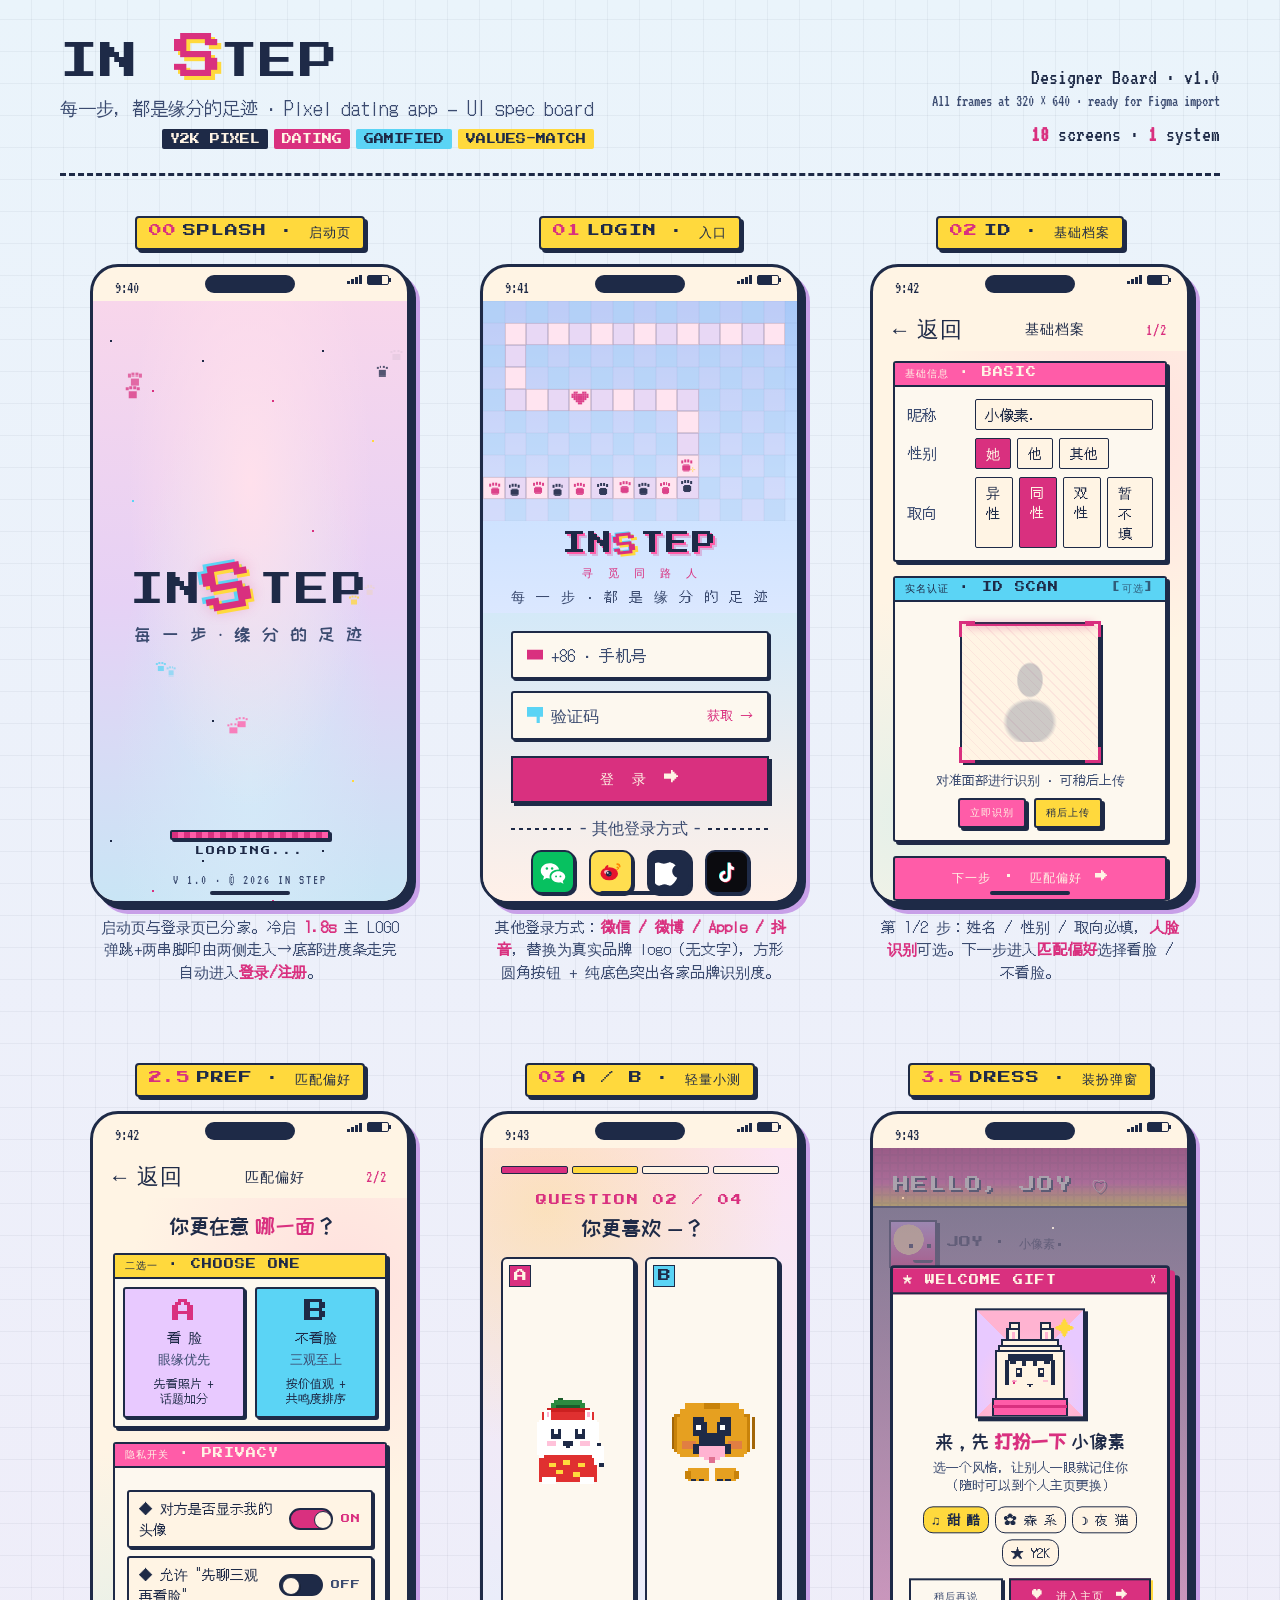
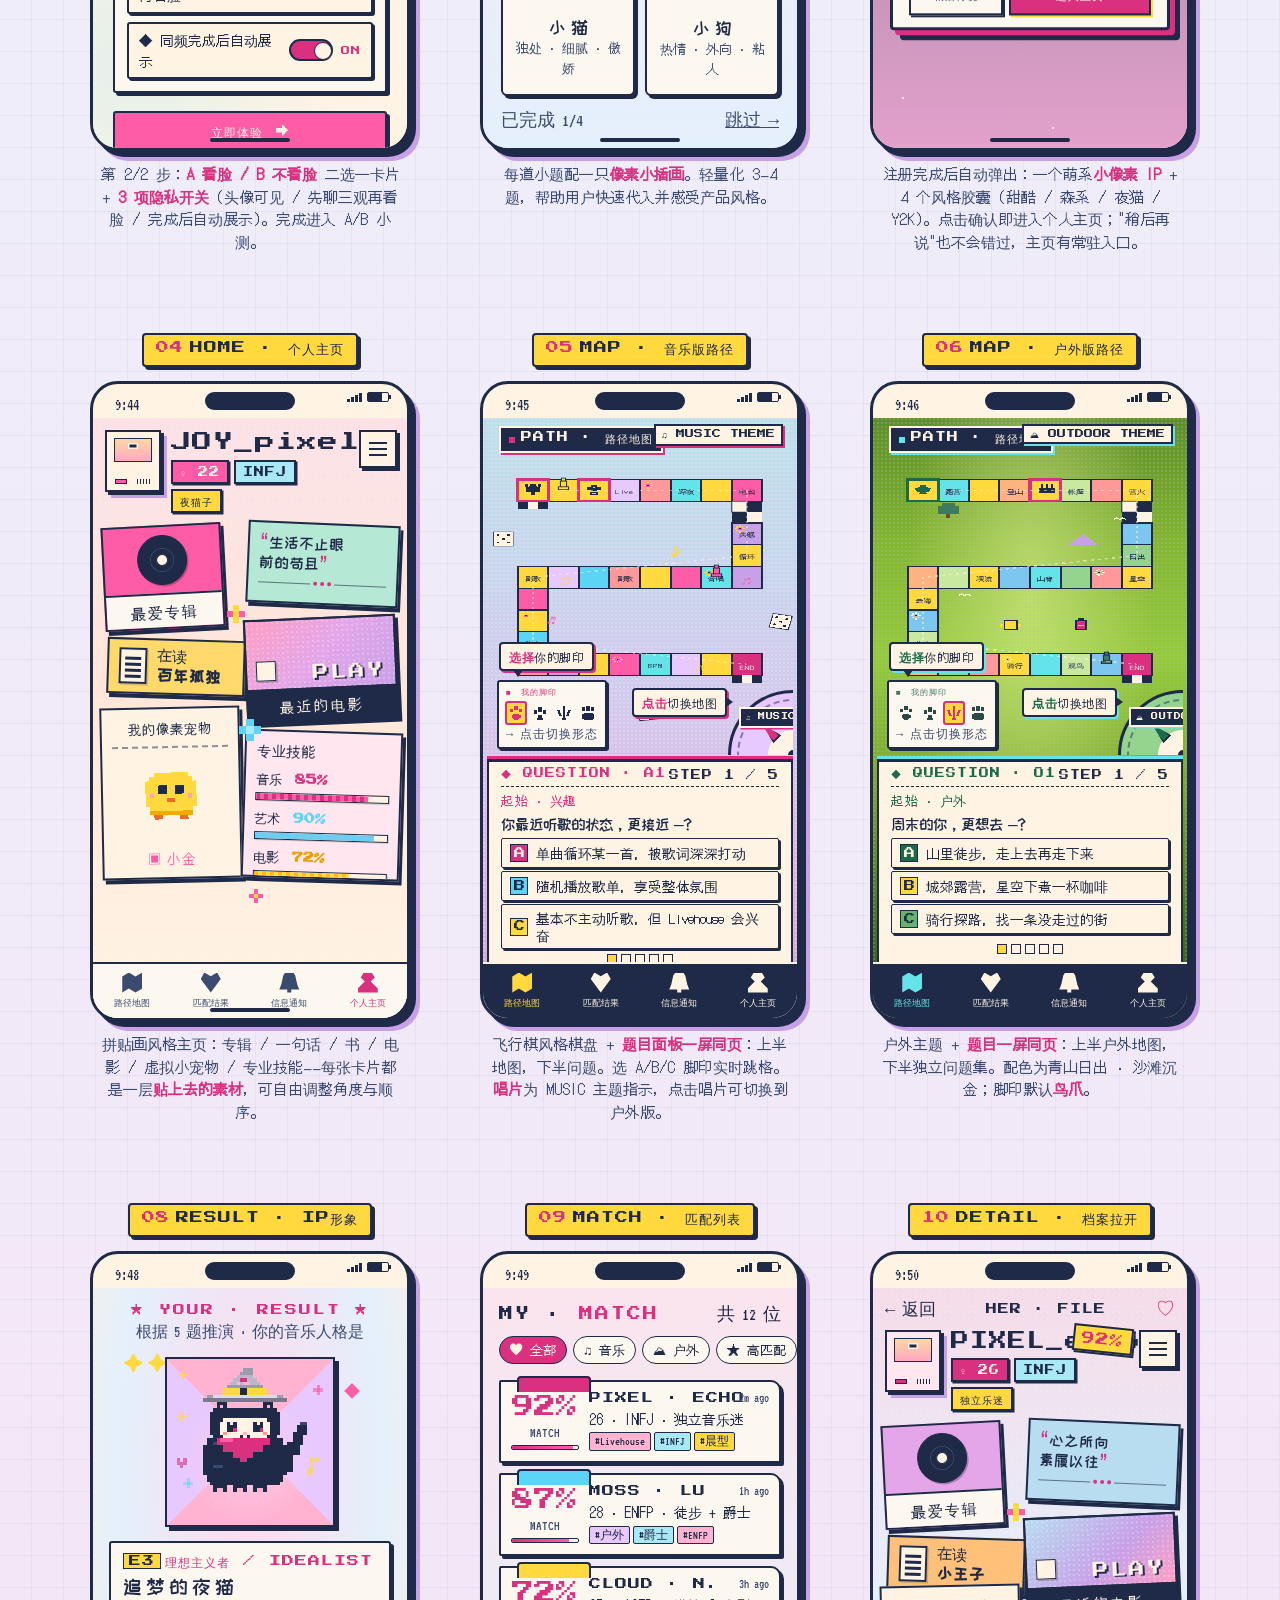
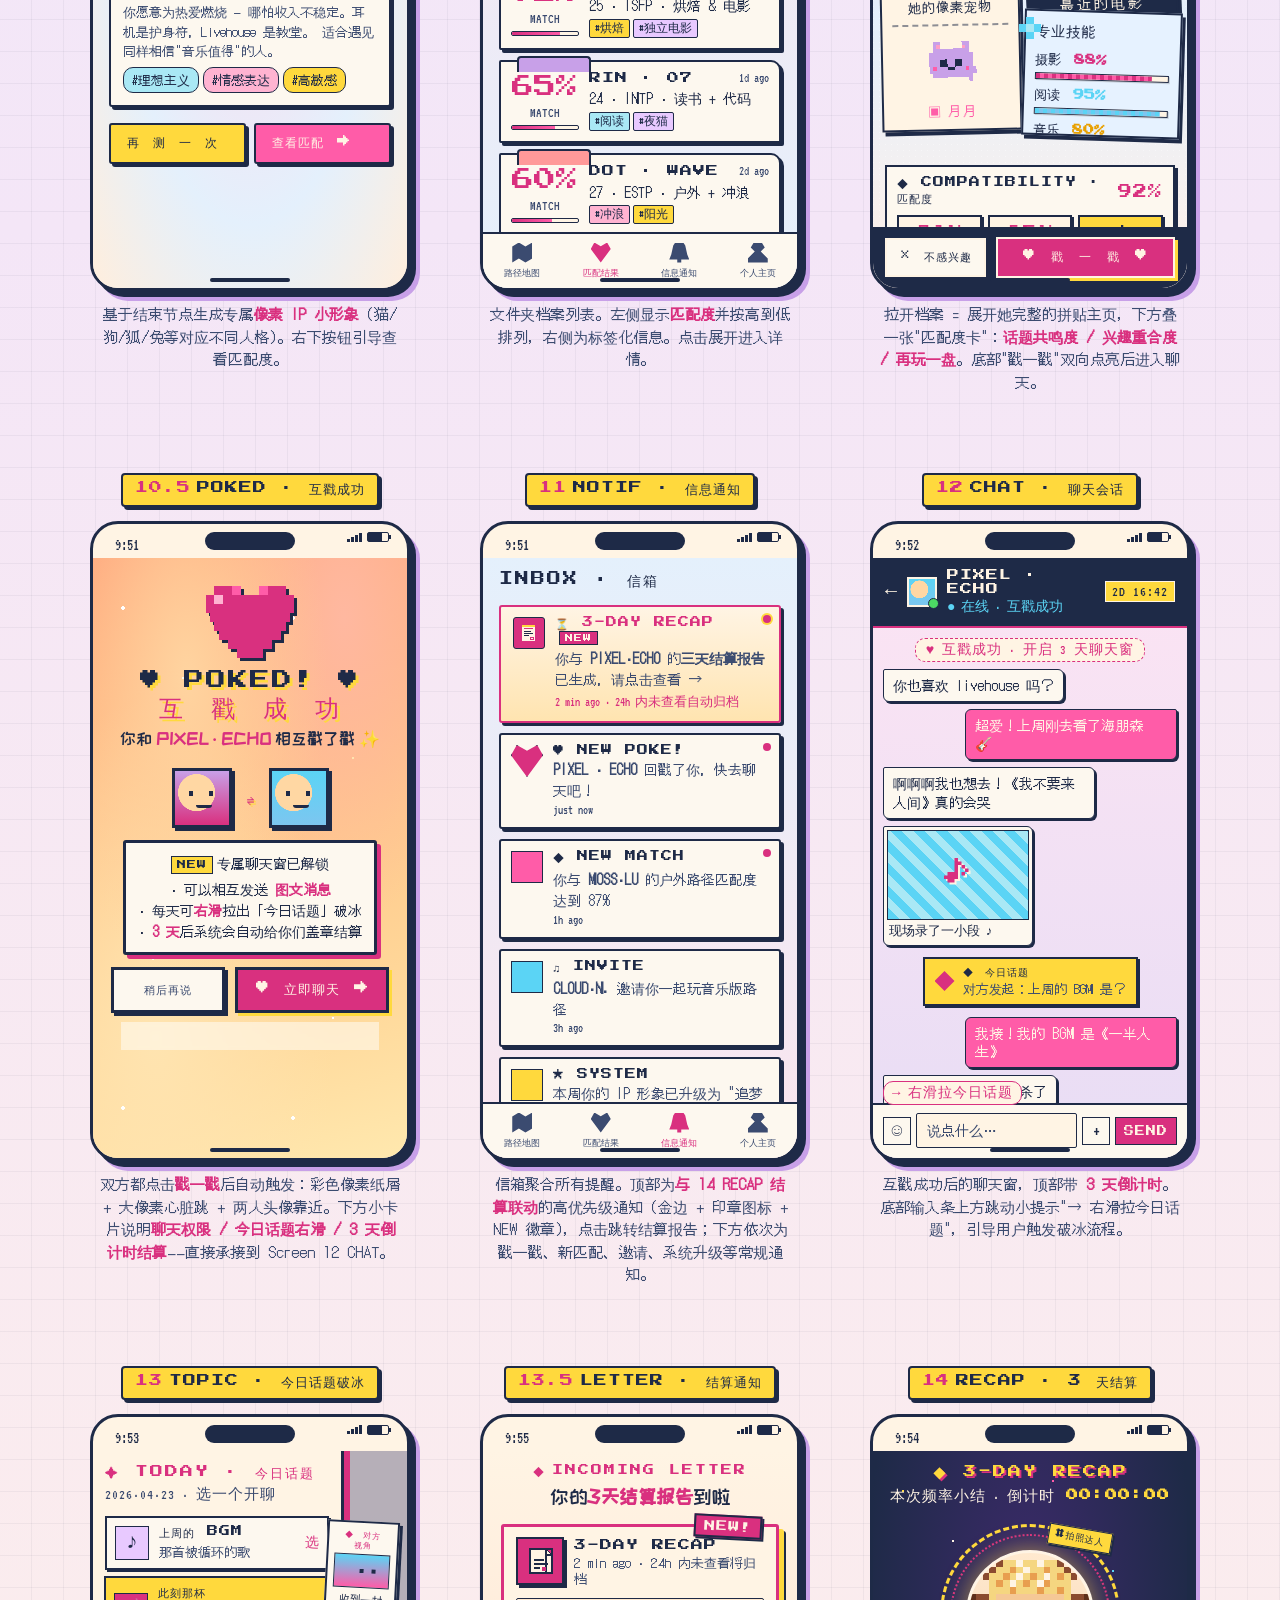
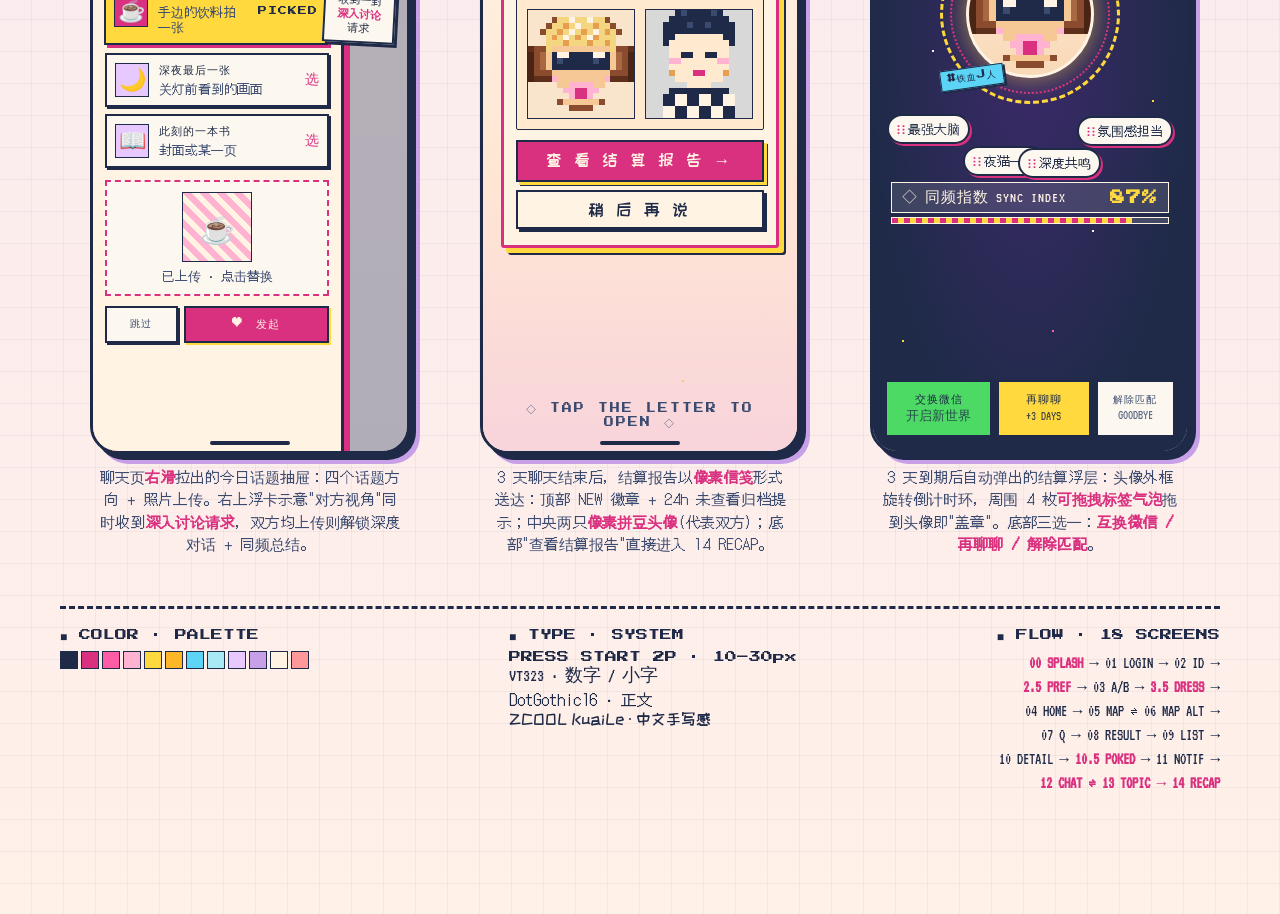
<file: projects/instep.html>
<!DOCTYPE html>
<html lang="zh-CN">
<head>
<meta charset="UTF-8">
<meta name="viewport" content="width=device-width, initial-scale=1.0">
<title>IN STEP — Pixel Dating App UI</title>
<link rel="preconnect" href="https://fonts.googleapis.com">
<link rel="preconnect" href="https://fonts.gstatic.com" crossorigin>
<link href="https://fonts.googleapis.com/css2?family=Press+Start+2P&family=VT323&family=DotGothic16&family=Silkscreen:wght@400;700&family=ZCOOL+KuaiLe&family=Noto+Sans+SC:wght@400;500;700&display=swap" rel="stylesheet">
<style>
  :root {
    --ink: #1E2A47;
    --ink-soft: #3b4b70;
    --magenta: #D9307F;
    --pink: #FF5CA8;
    --pink-soft: #FFB3D1;
    --lavender: #E8C9FF;
    --lavender-deep: #C8A0E8;
    --cyan: #5BD4F5;
    --cyan-soft: #A9E8F5;
    --mint: #64E3E8;
    --sky: #7CC6F0;
    --gold: #FFB627;
    --yellow: #FFD93D;
    --coral: #FF9999;
    --cream: #FFF4E4;
    --paper: #FDF8EF;
    --sky-bg: #D9EDF8;

    --screen-w: 320px;
    --screen-h: 640px;

    --stroke: 2px solid var(--ink);
    --stroke-thin: 1.5px solid var(--ink);
  }

  * { box-sizing: border-box; margin: 0; padding: 0; }
  html, body { overflow-x: auto; }

  body {
    font-family: 'Noto Sans SC', sans-serif;
    background:
      repeating-linear-gradient(0deg, transparent 0 31px, rgba(30,42,71,.05) 31px 32px),
      repeating-linear-gradient(90deg, transparent 0 31px, rgba(30,42,71,.05) 31px 32px),
      linear-gradient(180deg, #EAF4FB 0%, #F4E6F7 60%, #FFF0E8 100%);
    color: var(--ink);
    min-height: 100vh;
    padding: 40px 60px 120px;
    image-rendering: pixelated;
  }

  /* ---- Board header ---- */
  .board-header {
    max-width: 1400px;
    margin: 0 auto 40px;
    display: flex;
    align-items: flex-end;
    justify-content: space-between;
    flex-wrap: wrap;
    gap: 20px;
    border-bottom: 3px dashed var(--ink);
    padding-bottom: 24px;
  }
  .board-title {
    font-family: 'Press Start 2P', monospace;
    font-size: 38px;
    line-height: 1.2;
    letter-spacing: 2px;
    color: var(--ink);
  }
  .board-title .s-wave {
    display: inline-block;
    color: var(--magenta);
    transform: translateY(-4px) scale(1.3);
    text-shadow: 3px 3px 0 var(--yellow);
  }
  .board-subtitle {
    font-family: 'DotGothic16', monospace;
    font-size: 18px;
    color: var(--ink-soft);
    margin-top: 8px;
  }
  .board-meta {
    font-family: 'VT323', monospace;
    font-size: 22px;
    color: var(--ink);
    text-align: right;
    line-height: 1.3;
  }
  .board-meta b { color: var(--magenta); }
  .chip-row { display:flex; gap:6px; margin-top: 8px; justify-content:flex-end; flex-wrap: wrap;}
  .chip {
    font-family:'Press Start 2P', monospace;
    font-size: 10px;
    padding: 5px 8px;
    background: var(--ink);
    color: var(--cream);
    border-radius: 2px;
  }
  .chip.alt { background: var(--magenta); }
  .chip.alt2 { background: var(--cyan); color: var(--ink); }
  .chip.alt3 { background: var(--yellow); color: var(--ink); }

  /* ---- Canvas board layout ---- */
  .canvas {
    max-width: 1400px;
    margin: 0 auto;
    display: grid;
    grid-template-columns: repeat(3, auto);
    justify-content: center;
    gap: 80px 70px;
    position: relative;
  }

  .screen-wrap {
    position: relative;
    display: flex;
    flex-direction: column;
    align-items: center;
  }
  .screen-label {
    font-family: 'Press Start 2P', monospace;
    font-size: 13px;
    color: var(--ink);
    background: var(--yellow);
    padding: 6px 12px;
    border: var(--stroke);
    border-radius: 4px;
    margin-bottom: 14px;
    box-shadow: 3px 3px 0 var(--ink);
    letter-spacing: 1px;
  }
  .screen-label .num {
    color: var(--magenta);
    margin-right: 6px;
  }
  .screen-note {
    font-family: 'DotGothic16', monospace;
    font-size: 15px;
    color: var(--ink-soft);
    margin-top: 12px;
    text-align: center;
    max-width: 300px;
    line-height: 1.5;
  }
  .screen-note b { color: var(--magenta); }

  /* ---- Phone frame ---- */
  .phone {
    width: var(--screen-w);
    height: var(--screen-h);
    border: 3px solid var(--ink);
    border-radius: 28px;
    background: var(--cream);
    position: relative;
    overflow: hidden;
    box-shadow:
      6px 6px 0 var(--ink),
      10px 10px 0 var(--lavender-deep);
  }
  .phone::before {
    content: '';
    position: absolute;
    top: 8px; left: 50%;
    transform: translateX(-50%);
    width: 90px; height: 18px;
    background: var(--ink);
    border-radius: 12px;
    z-index: 50;
  }
  .phone::after {
    content: '';
    position: absolute;
    bottom: 6px; left: 50%;
    transform: translateX(-50%);
    width: 80px; height: 4px;
    background: var(--ink);
    border-radius: 4px;
    z-index: 50;
  }

  .status-bar {
    height: 34px;
    display: flex;
    justify-content: space-between;
    align-items: center;
    padding: 0 24px 0 24px;
    font-family: 'VT323', monospace;
    font-size: 16px;
    color: var(--ink);
    padding-top: 8px;
    padding-left: 22px;
    padding-right: 110px;
    background: transparent;
    position: relative;
    z-index: 3;
  }
  .status-bar .right {
    position: absolute;
    right: 18px;
    top: 8px;
    display: flex;
    gap: 5px;
    align-items: center;
  }
  .pxbatt {
    width: 22px; height: 10px;
    border: 1.5px solid var(--ink);
    border-radius: 2px;
    position: relative;
    background:
      linear-gradient(90deg, var(--ink) 70%, transparent 70%);
  }
  .pxbatt::after {
    content:'';
    position:absolute; right:-3px; top:2px;
    width:2px; height:4px;
    background: var(--ink);
  }
  .pxsignal {
    display:inline-flex;
    gap:1px;
    align-items:flex-end;
  }
  .pxsignal i { display:block; width:3px; background: var(--ink); }
  .pxsignal i:nth-child(1){ height:3px;}
  .pxsignal i:nth-child(2){ height:5px;}
  .pxsignal i:nth-child(3){ height:7px;}
  .pxsignal i:nth-child(4){ height:9px;}

  .screen-body {
    position: absolute;
    top: 34px; left: 0; right: 0; bottom: 0;
    overflow: hidden;
  }

  /* ---- Common pixel utilities ---- */
  .pixel-btn {
    font-family: 'Press Start 2P', monospace;
    font-size: 12px;
    padding: 10px 16px;
    border: var(--stroke);
    background: var(--yellow);
    color: var(--ink);
    border-radius: 3px;
    box-shadow: 3px 3px 0 var(--ink);
    cursor: pointer;
    letter-spacing: 1px;
    transition: all .1s;
    display: inline-flex;
    align-items: center;
    gap: 6px;
  }
  .pixel-btn:hover { transform: translate(2px, 2px); box-shadow: 1px 1px 0 var(--ink); }
  .pixel-btn:active { transform: translate(3px, 3px); box-shadow: 0 0 0 var(--ink); }
  .pixel-btn.pink { background: var(--pink); color: var(--cream); }
  .pixel-btn.cyan { background: var(--cyan); }
  .pixel-btn.ink { background: var(--ink); color: var(--cream); }
  .pixel-btn.small { font-size: 10px; padding: 6px 10px; }

  .win-card {
    background: var(--paper);
    border: var(--stroke);
    border-radius: 3px;
    box-shadow: 3px 3px 0 var(--ink);
    position: relative;
  }
  .win-header {
    display: flex;
    justify-content: space-between;
    align-items: center;
    padding: 4px 8px;
    background: var(--magenta);
    color: var(--cream);
    font-family: 'Press Start 2P', monospace;
    font-size: 9px;
    letter-spacing: 1px;
    border-bottom: var(--stroke);
  }
  .win-header .dots { display: flex; gap: 3px; }
  .win-header .dots i { width: 8px; height: 8px; background: var(--cream); border-radius: 50%; display:block;}

  /* =========================================================
     SCREEN 0 — SPLASH (启动页)
     ========================================================= */
  .splash-screen {
    height: 100%;
    position: relative;
    background:
      radial-gradient(ellipse at 50% 30%, #FFE0EC 0%, transparent 55%),
      radial-gradient(ellipse at 50% 80%, #D4E9F8 0%, transparent 60%),
      linear-gradient(180deg, #F8D6EB 0%, #E6D1F5 50%, #C9E5F5 100%);
    overflow: hidden;
    display: flex;
    flex-direction: column;
    align-items: center;
    justify-content: center;
  }
  .splash-stars {
    position: absolute; inset: 0;
    background:
      radial-gradient(1.5px 1.5px at 18px 40px, var(--ink) 100%, transparent),
      radial-gradient(1px 1px at 60px 90px, var(--magenta) 100%, transparent),
      radial-gradient(1.5px 1.5px at 110px 60px, var(--ink) 100%, transparent),
      radial-gradient(1px 1px at 180px 100px, var(--magenta) 100%, transparent),
      radial-gradient(1.5px 1.5px at 230px 50px, var(--ink) 100%, transparent),
      radial-gradient(1px 1px at 280px 140px, var(--yellow) 100%, transparent),
      radial-gradient(1px 1px at 40px 200px, var(--cyan) 100%, transparent),
      radial-gradient(1.5px 1.5px at 220px 230px, var(--magenta) 100%, transparent),
      radial-gradient(1px 1px at 120px 420px, var(--ink) 100%, transparent),
      radial-gradient(1px 1px at 260px 480px, var(--yellow) 100%, transparent);
    background-size: 320px 500px;
    animation: twinkle 2.2s ease-in-out infinite;
    pointer-events: none;
  }
  .splash-logo {
    position: relative;
    z-index: 3;
    font-family: 'Press Start 2P', monospace;
    font-size: 34px;
    letter-spacing: 3px;
    color: var(--ink);
    text-align: center;
    animation: splashPop .9s cubic-bezier(.3,1.4,.5,1) both;
  }
  @keyframes splashPop {
    0% { transform: scale(.4) rotate(-8deg); opacity: 0; }
    60% { transform: scale(1.1) rotate(2deg); opacity: 1; }
    100% { transform: scale(1) rotate(0); opacity: 1;}
  }
  .splash-logo .s-xl {
    display: inline-block;
    color: var(--magenta);
    font-size: 52px;
    transform: translateY(8px) rotate(-10deg);
    text-shadow:
      3px 3px 0 var(--yellow),
      -3px -3px 0 var(--cyan),
      0 0 14px rgba(217,48,127,.35);
    animation: splashWiggle 1.8s ease-in-out infinite .9s;
  }
  @keyframes splashWiggle {
    0%,100% { transform: translateY(8px) rotate(-10deg);}
    50% { transform: translateY(4px) rotate(-6deg);}
  }
  .splash-slogan {
    position: relative;
    z-index: 3;
    font-family: 'ZCOOL KuaiLe', cursive;
    font-size: 18px;
    color: var(--ink-soft);
    margin-top: 18px;
    letter-spacing: 3px;
    opacity: 0;
    animation: fadeUp .6s ease .7s forwards;
  }
  @keyframes fadeUp {
    from { opacity: 0; transform: translateY(10px); }
    to { opacity: 1; transform: translateY(0); }
  }

  /* two paws walking in toward center */
  .splash-paws {
    position: absolute;
    left: 0; right: 0;
    bottom: 90px;
    height: 40px;
    z-index: 2;
  }
  .splash-loading {
    position: absolute;
    bottom: 46px;
    left: 50%;
    transform: translateX(-50%);
    width: 160px;
    text-align: center;
    z-index: 3;
  }
  .splash-loading .lbar {
    width: 100%;
    height: 10px;
    background: var(--cream);
    border: 2px solid var(--ink);
    border-radius: 2px;
    box-shadow: 2px 2px 0 var(--ink);
    overflow: hidden;
    position: relative;
  }
  .splash-loading .lbar i {
    display: block;
    height: 100%;
    width: 0;
    background:
      repeating-linear-gradient(90deg, var(--magenta) 0 6px, var(--pink) 6px 12px);
    animation: loadFill 2.4s ease-out forwards .3s;
  }
  @keyframes loadFill {
    to { width: 100%; }
  }
  .splash-loading .ltxt {
    font-family: 'Press Start 2P', monospace;
    font-size: 9px;
    color: var(--ink);
    margin-top: 6px;
    letter-spacing: 2px;
  }
  .splash-loading .ltxt::after {
    content: '...';
    animation: dots 1s steps(4) infinite;
  }
  @keyframes dots {
    0% { content: ''; }
    25% { content: '.'; }
    50% { content: '..'; }
    75%, 100% { content: '...'; }
  }
  .splash-version {
    position: absolute;
    bottom: 14px;
    left: 50%;
    transform: translateX(-50%);
    font-family: 'VT323', monospace;
    font-size: 13px;
    color: var(--ink-soft);
    letter-spacing: 2px;
    z-index: 3;
  }

  /* =========================================================
     LOGIN — SVG 脚印动画（交汇）
     ========================================================= */
  .paws-svg {
    position: absolute;
    top: 0; left: 0;
    width: 100%;
    height: 100%;
    pointer-events: none;
    z-index: 3;
  }
  /* individual paw reveal animation */
  .paw-l, .paw-r {
    opacity: 0;
    transform-box: fill-box;
    transform-origin: center;
  }
  @keyframes pawAppear {
    0% { opacity: 0; transform: scale(.4); }
    20% { opacity: 1; transform: scale(1.1); }
    50% { opacity: 1; transform: scale(1);}
    90% { opacity: .85; }
    100% { opacity: 0; transform: scale(.95); }
  }
  .paw-l-1 { animation: pawAppear 4s infinite 0s; }
  .paw-l-2 { animation: pawAppear 4s infinite .35s; }
  .paw-l-3 { animation: pawAppear 4s infinite .7s; }
  .paw-l-4 { animation: pawAppear 4s infinite 1.05s; }
  .paw-l-5 { animation: pawAppear 4s infinite 1.4s; }
  .paw-r-1 { animation: pawAppear 4s infinite .1s; }
  .paw-r-2 { animation: pawAppear 4s infinite .45s; }
  .paw-r-3 { animation: pawAppear 4s infinite .8s; }
  .paw-r-4 { animation: pawAppear 4s infinite 1.15s; }
  .paw-r-5 { animation: pawAppear 4s infinite 1.5s; }
  /* meeting heart pops when paws meet */
  @keyframes heartPop {
    0%, 60% { transform: scale(0); opacity: 0;}
    75% { transform: scale(1.3); opacity: 1;}
    85% { transform: scale(.95); }
    100% { transform: scale(1); opacity: 1;}
  }
  .meet-heart {
    transform-box: fill-box;
    transform-origin: center;
    animation: heartPop 4s infinite;
  }
  /* sparkles around heart */
  .sparkle {
    transform-box: fill-box;
    transform-origin: center;
    animation: spark 4s infinite;
    opacity: 0;
  }
  @keyframes spark {
    0%, 70% { opacity: 0; transform: scale(.5);}
    80% { opacity: 1; transform: scale(1.4);}
    95% { opacity: 0; transform: scale(.8) rotate(180deg);}
  }

  /* =========================================================
     PERSONALIZATION · 装扮提示弹窗
     ========================================================= */
  .dress-screen {
    height: 100%;
    position: relative;
    background:
      linear-gradient(180deg, rgba(30,42,71,.6) 0%, rgba(217,48,127,.35) 100%),
      linear-gradient(180deg, #FCE4F3 0%, #E8DDF5 100%);
    overflow: hidden;
  }
  .dress-screen::before {
    content:'';
    position: absolute; inset: 0;
    background:
      radial-gradient(1px 1px at 30px 50px, var(--cream) 100%, transparent),
      radial-gradient(1px 1px at 80px 120px, var(--yellow) 100%, transparent),
      radial-gradient(1px 1px at 180px 80px, var(--cream) 100%, transparent),
      radial-gradient(1px 1px at 260px 200px, var(--magenta) 100%, transparent),
      radial-gradient(1.5px 1.5px at 140px 340px, var(--yellow) 100%, transparent);
    background-size: 320px 500px;
    opacity: .8;
    pointer-events: none;
  }
  .dress-modal {
    position: absolute;
    left: 50%; top: 50%;
    transform: translate(-50%,-50%);
    width: 280px;
    background: var(--paper);
    border: 3px solid var(--ink);
    border-radius: 4px;
    box-shadow: 5px 5px 0 var(--magenta), 10px 10px 0 var(--ink);
    animation: modalPop .35s cubic-bezier(.2,1.4,.4,1);
  }
  @keyframes modalPop {
    from { transform: translate(-50%,-50%) scale(.7); opacity: 0;}
    to { transform: translate(-50%,-50%) scale(1); opacity: 1;}
  }
  .dress-modal .dm-bar {
    background: var(--magenta);
    color: var(--cream);
    padding: 4px 10px;
    font-family:'Press Start 2P', monospace;
    font-size: 10px;
    letter-spacing: 1px;
    border-bottom: 2px solid var(--ink);
    display: flex;
    justify-content: space-between;
    align-items: center;
  }
  .dress-modal .dm-bar .close {
    font-family:'VT323',monospace;
    font-size: 16px;
    cursor: pointer;
  }
  .dress-modal .dm-body {
    padding: 14px 16px 12px;
    text-align: center;
  }
  .dress-modal .dm-title {
    font-family:'ZCOOL KuaiLe', cursive;
    font-size: 20px;
    color: var(--ink);
    line-height: 1.3;
  }
  .dress-modal .dm-title b { color: var(--magenta); }
  .dress-modal .dm-sub {
    font-family:'DotGothic16', monospace;
    font-size: 13px;
    color: var(--ink-soft);
    margin: 4px 0 12px;
    line-height: 1.4;
  }
  .dress-preview {
    width: 110px; height: 110px;
    margin: 0 auto 10px;
    position: relative;
    background:
      radial-gradient(circle at 50% 70%, rgba(255,204,230,.6) 30%, transparent 60%),
      conic-gradient(from 45deg, var(--lavender) 0 25%, var(--pink-soft) 25% 50%, var(--lavender) 50% 75%, var(--pink-soft) 75% 100%);
    border: 2.5px solid var(--ink);
    box-shadow: 3px 3px 0 var(--ink);
    display: flex;
    align-items: flex-end;
    justify-content: center;
    overflow: hidden;
  }
  .dress-preview .mini-char {
    width: 60px; height: 72px;
    margin-bottom: 8px;
    position: relative;
  }
  .dress-preview .mini-char .h {
    position:absolute; top: 0; left: 50%;
    transform: translateX(-50%);
    width: 40px; height: 34px;
    background: var(--pink-soft);
    border: 2px solid var(--ink);
    border-radius: 50%;
  }
  .dress-preview .mini-char .b {
    position:absolute; bottom: 0; left: 50%;
    transform: translateX(-50%);
    width: 46px; height: 44px;
    background: var(--pink-soft);
    border: 2px solid var(--ink);
    border-radius: 20% 20% 30% 30%;
  }
  .dress-preview .mini-char .e1,
  .dress-preview .mini-char .e2 {
    position: absolute;
    top: 12px;
    width: 3px; height: 6px;
    background: var(--ink);
  }
  .dress-preview .mini-char .e1 { left: 38%; }
  .dress-preview .mini-char .e2 { right: 38%; }
  .dress-preview .mini-char .hat {
    position:absolute; top: -8px; left: 50%;
    transform: translateX(-50%);
    width: 22px; height: 12px;
    background: var(--magenta);
    border: 2px solid var(--ink);
    clip-path: polygon(50% 0, 100% 100%, 0 100%);
  }
  .dress-preview .twinkle-s {
    position: absolute;
    top: 8px; right: 8px;
    font-family:'VT323', monospace;
    font-size: 20px;
    color: var(--yellow);
    animation: twinkle 1.2s infinite;
  }

  .dress-chips {
    display: flex;
    gap: 6px;
    justify-content: center;
    flex-wrap: wrap;
    margin-bottom: 12px;
  }
  .dress-chip {
    font-family:'DotGothic16', monospace;
    font-size: 13px;
    padding: 3px 8px;
    background: var(--cream);
    border: 1.5px solid var(--ink);
    border-radius: 10px;
    cursor: pointer;
    transition: all .1s;
  }
  .dress-chip.on { background: var(--yellow); font-weight: bold; }
  .dress-chip:hover { transform: translateY(-1px); }

  .dress-cta {
    display: grid;
    grid-template-columns: 1fr 1.5fr;
    gap: 6px;
  }
  .dress-cta button {
    border: 2px solid var(--ink);
    font-family:'Press Start 2P', monospace;
    padding: 9px 4px;
    cursor: pointer;
    box-shadow: 2px 2px 0 var(--ink);
    letter-spacing: 1px;
  }
  .dress-cta .later {
    background: var(--paper);
    color: var(--ink-soft);
    font-size: 10px;
  }
  .dress-cta .go {
    background: var(--magenta);
    color: var(--cream);
    font-size: 11px;
    box-shadow: 2px 2px 0 var(--yellow);
  }

  /* =========================================================
     TUTORIAL · 棋盘新手教程 (高亮遮罩)
     ========================================================= */
  .tutorial-screen {
    height: 100%;
    position: relative;
    background: linear-gradient(180deg, #2B1E4A 0%, #6B2E6F 40%, #FF5CA8 80%, #FFD93D 100%);
    overflow: hidden;
  }
  /* dim overlay with cut-out highlight */
  .tut-overlay {
    position: absolute;
    inset: 0;
    background: rgba(30,42,71,.82);
    -webkit-mask:
      radial-gradient(circle 62px at 50% 36%, transparent 58px, #000 59px),
      linear-gradient(#000,#000);
    -webkit-mask-composite: source-out;
    mask:
      radial-gradient(circle 62px at 50% 36%, transparent 58px, #000 59px),
      linear-gradient(#000,#000);
    mask-composite: exclude;
    z-index: 4;
    pointer-events: none;
  }
  /* pulsing ring around highlight */
  .tut-ring {
    position: absolute;
    left: 50%; top: 36%;
    width: 130px; height: 130px;
    transform: translate(-50%, -50%);
    border: 3px solid var(--yellow);
    border-radius: 50%;
    box-shadow: 0 0 0 3px var(--ink), 0 0 16px rgba(255,214,61,.7);
    animation: tutRing 1.6s ease-in-out infinite;
    z-index: 5;
    pointer-events: none;
  }
  @keyframes tutRing {
    0%,100% { transform: translate(-50%,-50%) scale(1); box-shadow: 0 0 0 3px var(--ink), 0 0 14px rgba(255,214,61,.6);}
    50% { transform: translate(-50%,-50%) scale(1.1); box-shadow: 0 0 0 3px var(--ink), 0 0 28px rgba(255,214,61,1);}
  }
  /* index cards explaining */
  .tut-card {
    position: absolute;
    background: var(--cream);
    border: 3px solid var(--ink);
    border-radius: 3px;
    box-shadow: 4px 4px 0 var(--magenta);
    padding: 10px 12px;
    z-index: 6;
    font-family: 'DotGothic16', monospace;
    font-size: 14px;
    color: var(--ink);
    line-height: 1.4;
    max-width: 200px;
  }
  .tut-card .tut-step {
    font-family:'Press Start 2P', monospace;
    font-size: 10px;
    color: var(--magenta);
    letter-spacing: 1px;
    margin-bottom: 4px;
    display: block;
  }
  .tut-card b { color: var(--magenta); }
  .tut-card::after {
    content:'';
    position: absolute;
    width: 0; height: 0;
  }
  .tut-card.top {
    top: 70px; left: 50%;
    transform: translateX(-50%);
    text-align: center;
  }
  .tut-card.top::after {
    bottom: -10px; left: 50%;
    transform: translateX(-50%);
    border-left: 8px solid transparent;
    border-right: 8px solid transparent;
    border-top: 10px solid var(--ink);
  }
  .tut-card.bottom {
    bottom: 120px; left: 18px;
    right: 18px;
    max-width: none;
  }

  .tut-tap-hand {
    position: absolute;
    left: 50%; top: 36%;
    transform: translate(10px, 30px);
    font-size: 24px;
    z-index: 7;
    filter: drop-shadow(1px 1px 0 var(--ink));
    animation: tapHand 1.2s ease-in-out infinite;
    pointer-events: none;
  }
  @keyframes tapHand {
    0%,100% { transform: translate(10px, 30px) scale(1);}
    50% { transform: translate(10px, 36px) scale(.9);}
  }

  .tut-bottom-cta {
    position: absolute;
    left: 0; right: 0;
    bottom: 26px;
    display: flex;
    justify-content: center;
    gap: 10px;
    z-index: 8;
  }
  .tut-btn {
    font-family:'Press Start 2P', monospace;
    font-size: 11px;
    padding: 9px 14px;
    border: 2px solid var(--ink);
    cursor: pointer;
    box-shadow: 3px 3px 0 var(--ink);
    letter-spacing: 1px;
  }
  .tut-btn.skip { background: var(--paper); color: var(--ink-soft);}
  .tut-btn.next { background: var(--magenta); color: var(--cream); box-shadow: 3px 3px 0 var(--yellow);}

  .tut-dots {
    position: absolute;
    left: 50%;
    bottom: 74px;
    transform: translateX(-50%);
    display: flex;
    gap: 5px;
    z-index: 8;
  }
  .tut-dots i {
    width: 8px; height: 8px;
    background: rgba(253,248,239,.3);
    border: 1.5px solid var(--cream);
  }
  .tut-dots i.on {
    background: var(--yellow);
    border-color: var(--ink);
    box-shadow: 1px 1px 0 var(--ink);
  }

  /* =========================================================
     COMPASS · 罗盘 (可旋转)
     ========================================================= */
  .compass-dial {
    position: absolute;
    right: 14px;
    bottom: 70px;
    width: 96px;
    height: 96px;
    z-index: 10;
    cursor: pointer;
    user-select: none;
    filter: drop-shadow(3px 3px 0 var(--ink));
  }
  .compass-dial .ring-outer {
    position: absolute;
    inset: 0;
    border: 3px solid var(--ink);
    border-radius: 50%;
    background:
      radial-gradient(circle at 50% 50%, var(--cream) 0 35%, transparent 36%),
      conic-gradient(from 0deg,
        var(--pink) 0 25%,
        var(--cyan) 25% 50%,
        var(--yellow) 50% 75%,
        var(--lavender) 75% 100%);
  }
  .compass-dial .ring-outer::before {
    content:'';
    position: absolute;
    inset: 6px;
    border: 2px dashed var(--ink);
    border-radius: 50%;
    opacity: .55;
  }
  .compass-dial .ring-rotate {
    position: absolute;
    inset: 0;
    transition: transform .55s cubic-bezier(.3,1.3,.5,1);
  }
  .compass-dial .cardinal { display: none; }
  .compass-dial .pointer {
    position: absolute;
    left: 50%; top: 50%;
    width: 6px; height: 40px;
    transform: translate(-50%, -100%) rotate(0deg);
    transform-origin: 50% 100%;
    transition: transform .55s cubic-bezier(.3,1.3,.5,1);
  }
  .compass-dial .pointer .tip-n {
    position: absolute;
    top: 0; left: -3px;
    width: 12px; height: 22px;
    background: var(--magenta);
    border: 2px solid var(--ink);
    clip-path: polygon(50% 0, 100% 100%, 0 100%);
  }
  .compass-dial .pointer .tip-s {
    position: absolute;
    bottom: -18px; left: -3px;
    width: 12px; height: 22px;
    background: var(--cream);
    border: 2px solid var(--ink);
    clip-path: polygon(50% 100%, 0 0, 100% 0);
  }
  .compass-dial .pivot {
    position: absolute;
    left: 50%; top: 50%;
    transform: translate(-50%, -50%);
    width: 14px; height: 14px;
    background: var(--ink);
    border: 2px solid var(--cream);
    border-radius: 50%;
    box-shadow: inset -2px -2px 0 rgba(255,255,255,.25);
    z-index: 3;
  }
  .compass-dial .theme-label {
    position: absolute;
    left: 50%;
    top: -22px;
    transform: translateX(-50%);
    background: var(--cream);
    border: 2px solid var(--ink);
    font-family: 'Press Start 2P', monospace;
    font-size: 9px;
    color: var(--ink);
    padding: 3px 8px;
    letter-spacing: 1px;
    box-shadow: 2px 2px 0 var(--magenta);
    white-space: nowrap;
    z-index: 4;
  }
  .compass-dial.spinning .pointer { transform: translate(-50%,-100%) rotate(720deg);}
  .compass-dial.spinning .ring-rotate { transform: rotate(-360deg);}

  /* foot picker — with hover & selected animations */
  .foot-picker.interactive span {
    cursor: pointer;
    transition: transform .15s;
  }
  .foot-picker.interactive span:hover {
    transform: scale(1.18);
  }
  .foot-picker.interactive span.sel {
    animation: footGlow 1.4s ease-in-out infinite;
  }
  @keyframes footGlow {
    0%, 100% { outline-color: var(--yellow); filter: drop-shadow(0 0 0 var(--yellow));}
    50% { outline-color: var(--pink); filter: drop-shadow(0 0 3px var(--yellow));}
  }

  /* face preference toggle - interactive switch */
  .face-toggle {
    display: flex;
    align-items: center;
    gap: 8px;
    margin-top: 10px;
    padding: 6px 10px;
    background: var(--cream);
    border: 2px solid var(--ink);
    box-shadow: 2px 2px 0 var(--ink);
    border-radius: 3px;
  }
  .face-toggle .ft-label {
    font-family:'DotGothic16', monospace;
    font-size: 14px;
    color: var(--ink);
    flex: 1;
  }
  .face-switch {
    width: 44px; height: 22px;
    background: var(--ink);
    border: 2px solid var(--ink);
    border-radius: 12px;
    position: relative;
    cursor: pointer;
    transition: background .2s;
  }
  .face-switch::after {
    content:'';
    position: absolute;
    top: 1px; left: 1px;
    width: 16px; height: 16px;
    background: var(--cream);
    border: 1.5px solid var(--ink);
    border-radius: 50%;
    transition: left .2s cubic-bezier(.4,1.6,.4,1);
    box-shadow: 1px 1px 0 rgba(0,0,0,.2);
  }
  .face-switch.on { background: var(--magenta); }
  .face-switch.on::after { left: 23px; }
  .face-toggle .ft-state {
    font-family:'Press Start 2P', monospace;
    font-size: 9px;
    color: var(--magenta);
    letter-spacing: 1px;
    min-width: 18px;
    text-align: right;
  }

  /* =========================================================
     SCREEN 9.5 — CARDS · 抽拉式卡片浏览
     ========================================================= */
  .cards-screen {
    height: 100%;
    background:
      radial-gradient(ellipse at 10% 8%, rgba(255,179,209,.45) 0%, transparent 45%),
      radial-gradient(ellipse at 95% 85%, rgba(169,232,245,.45) 0%, transparent 50%),
      linear-gradient(180deg, #FCE4F3 0%, #E4F0FC 60%, #FFF4E4 100%);
    padding: 10px 14px 66px;
    position: relative;
    overflow: hidden;
  }
  .cards-top {
    display: flex; justify-content: space-between; align-items: center;
    margin-bottom: 8px;
  }
  .cards-top .back {
    font-family:'VT323', monospace;
    font-size: 20px; cursor: pointer;
  }
  .cards-top .ttl {
    font-family: 'Press Start 2P', monospace;
    font-size: 12px; letter-spacing: 1.5px;
  }
  .cards-top .ttl b { color: var(--magenta); }
  .cards-top .sort {
    font-family:'VT323', monospace; font-size: 15px;
    color: var(--ink-soft);
    background: var(--cream);
    padding: 2px 8px;
    border: 1.5px solid var(--ink);
    border-radius: 10px;
  }
  .cards-top .sort b { color: var(--magenta); }

  .deck {
    position: relative;
    width: 100%;
    height: 400px;
    margin-top: 4px;
  }
  .match-card {
    position: absolute;
    inset: 0;
    background: var(--paper);
    border: 3px solid var(--ink);
    border-radius: 6px;
    box-shadow: 4px 4px 0 var(--ink);
    padding: 10px;
    display: flex; flex-direction: column; gap: 8px;
    overflow: hidden;
  }
  .match-card.c1 { transform: translate(0,0) rotate(0); z-index: 4; }
  .match-card.c2 { transform: translate(8px,10px) rotate(2.5deg); z-index: 3; opacity: .92;}
  .match-card.c3 { transform: translate(16px,20px) rotate(5deg);  z-index: 2; opacity: .75;}
  .match-card.c4 { transform: translate(24px,30px) rotate(7.5deg);z-index: 1; opacity: .55;}
  .match-card.c1::before {
    content:'↑ PULL';
    position: absolute;
    top: -14px; left: 50%;
    transform: translateX(-50%);
    font-family: 'Press Start 2P', monospace;
    font-size: 9px;
    color: var(--magenta);
    background: var(--cream);
    padding: 2px 6px;
    border: 1.5px solid var(--magenta);
    border-radius: 8px;
    animation: pullHint 1.4s ease-in-out infinite;
    letter-spacing: 1px;
    z-index: 5;
  }
  @keyframes pullHint {
    0%,100% { transform: translateX(-50%) translateY(0);}
    50% { transform: translateX(-50%) translateY(-4px);}
  }

  .mc-cover {
    height: 140px;
    background: repeating-linear-gradient(45deg, var(--pink-soft) 0 6px, var(--cream) 6px 12px);
    border: 2px solid var(--ink);
    position: relative;
    flex-shrink: 0;
  }
  .mc-cover.b { background: repeating-linear-gradient(0deg, var(--cyan-soft) 0 4px, var(--cyan) 4px 8px);}
  .mc-cover.c { background: repeating-linear-gradient(-45deg, var(--lavender) 0 6px, var(--yellow) 6px 12px);}
  .mc-cover .mc-av {
    position: absolute;
    left: 10px; bottom: 10px;
    width: 48px; height: 48px;
    background: radial-gradient(circle at 40% 40%, #FFD7A3 40%, transparent 41%),
                linear-gradient(180deg, var(--lavender-deep), var(--magenta));
    border: 2.5px solid var(--ink);
    box-shadow: 2px 2px 0 var(--ink);
  }
  .mc-cover .mc-av::after {
    content:''; position:absolute;
    left: 14px; top: 16px;
    width: 3px; height: 3px;
    background: var(--ink);
    box-shadow: 14px 0 0 var(--ink);
  }
  .mc-cover .mc-pct {
    position: absolute;
    top: -14px; right: -6px;
    background: var(--yellow);
    border: 2.5px solid var(--ink);
    font-family: 'Press Start 2P', monospace;
    font-size: 15px;
    color: var(--magenta);
    padding: 4px 6px;
    box-shadow: 2px 2px 0 var(--ink);
    transform: rotate(6deg);
    letter-spacing: 1px;
  }
  .mc-cover .mc-badge {
    position: absolute;
    bottom: 8px; right: 8px;
    background: var(--ink);
    color: var(--yellow);
    font-family:'Press Start 2P', monospace;
    font-size: 9px;
    padding: 3px 6px;
    letter-spacing: 1px;
  }
  .mc-name {
    font-family:'Press Start 2P', monospace;
    font-size: 14px;
    letter-spacing: 1.5px;
    color: var(--ink);
  }
  .mc-meta {
    font-family: 'DotGothic16', monospace;
    font-size: 14px;
    color: var(--ink-soft);
    margin-top: 3px;
  }
  .mc-tags { display:flex; flex-wrap:wrap; gap: 4px; margin-top: 4px;}
  .mc-bars {
    margin-top: 4px;
    padding: 6px 8px;
    background: var(--cream);
    border: 1.5px solid var(--ink);
    border-radius: 2px;
  }
  .mc-bars .b-row {
    display: grid;
    grid-template-columns: 56px 1fr 28px;
    gap: 5px;
    align-items: center;
    font-family: 'DotGothic16', monospace;
    font-size: 12px;
    margin-bottom: 3px;
  }
  .mc-bars .b-row:last-child { margin-bottom: 0; }
  .mc-bars .b-row .bar {
    height: 6px;
    background: var(--paper);
    border: 1.5px solid var(--ink);
    overflow: hidden;
  }
  .mc-bars .b-row .bar i {
    display:block; height:100%;
    background: repeating-linear-gradient(90deg, var(--magenta) 0 4px, var(--pink) 4px 8px);
  }
  .mc-bars .b-row .v {
    font-family:'Press Start 2P', monospace;
    font-size: 10px; color: var(--magenta); text-align: right;
  }

  .cards-actions {
    position: absolute;
    bottom: 66px;
    left: 0; right: 0;
    padding: 0 24px;
    display: flex;
    justify-content: space-around;
    align-items: center;
    z-index: 10;
  }
  .cards-actions .ac-col { display:flex; flex-direction:column; align-items:center; gap: 3px;}
  .cards-actions .ac-btn {
    width: 48px; height: 48px;
    border: 3px solid var(--ink);
    border-radius: 50%;
    background: var(--paper);
    font-family: 'Press Start 2P', monospace;
    font-size: 14px;
    cursor: pointer;
    box-shadow: 3px 3px 0 var(--ink);
    display: flex; align-items: center; justify-content: center;
    color: var(--ink);
    transition: transform .15s;
  }
  .cards-actions .ac-btn:hover { transform: scale(1.08);}
  .cards-actions .ac-btn.pass { background: var(--cream); color: var(--ink-soft);}
  .cards-actions .ac-btn.poke {
    width: 68px; height: 68px;
    background: var(--magenta);
    color: var(--cream);
    box-shadow: 4px 4px 0 var(--yellow);
    font-size: 22px;
  }
  .cards-actions .ac-btn.note { background: var(--cyan); color: var(--ink); font-size: 18px;}
  .cards-actions .ac-label {
    font-family:'Press Start 2P', monospace;
    font-size: 8px;
    color: var(--ink-soft);
    letter-spacing: 1px;
  }

  /* =========================================================
     SCREEN 10.5 — POKED · 互戳成功
     ========================================================= */
  .poked-screen {
    height: 100%;
    position: relative;
    background:
      radial-gradient(ellipse at 30% 20%, #FFD4A0 0%, transparent 45%),
      radial-gradient(ellipse at 80% 10%, #FFB8A0 0%, transparent 40%),
      radial-gradient(ellipse at 20% 80%, #FFE4B0 0%, transparent 50%),
      linear-gradient(165deg, #FFA37A 0%, #FFB680 25%, #FFC98C 50%, #FFD89A 75%, #FFE8AE 100%);
    overflow: hidden;
    display: flex;
    flex-direction: column;
    align-items: center;
    justify-content: flex-start;
    padding: 24px 18px 16px;
    text-align: center;
  }
  .poked-screen::before {
    content:''; position: absolute; inset: 0;
    background:
      radial-gradient(2px 2px at 30px 50px, #FFFFFF 100%, transparent),
      radial-gradient(1.5px 1.5px at 90px 120px, #FFF8E8 100%, transparent),
      radial-gradient(2px 2px at 200px 60px, #FFFFFF 100%, transparent),
      radial-gradient(1.5px 1.5px at 260px 200px, #FFE4B0 100%, transparent),
      radial-gradient(1.5px 1.5px at 150px 300px, #FFFFFF 100%, transparent),
      radial-gradient(2px 2px at 60px 400px, #FFF8E8 100%, transparent),
      radial-gradient(1.5px 1.5px at 240px 460px, #FFFFFF 100%, transparent);
    background-size: 320px 500px;
    animation: twinkle 2s ease-in-out infinite;
    pointer-events: none;
  }

  .confetti {
    position: absolute; top: -20px;
    width: 4px; height: 6px;
    animation: confettiFall 3s linear infinite;
    z-index: 2;
  }
  @keyframes confettiFall {
    0% { transform: translateY(0) rotate(0); opacity: 1;}
    100% { transform: translateY(620px) rotate(720deg); opacity: 0;}
  }

  .poke-title {
    font-family:'Press Start 2P', monospace;
    font-size: 20px;
    color: var(--ink);
    text-shadow: 3px 3px 0 var(--yellow);
    letter-spacing: 2px;
    margin-bottom: 4px;
    z-index: 3; position: relative;
  }
  .poke-title .hl { color: var(--magenta); display: block; margin-top: 3px; font-size: 24px;}
  .poke-sub {
    font-family:'ZCOOL KuaiLe', cursive;
    font-size: 17px;
    color: var(--ink);
    margin-bottom: 8px;
    z-index: 3; position: relative;
  }
  .poke-sub b { color: var(--magenta); }

  .poke-avatars {
    display: flex;
    justify-content: center;
    align-items: center;
    gap: 14px;
    margin: 10px 0 12px;
    z-index: 3; position: relative;
  }
  .poke-avatars .pa {
    width: 60px; height: 60px;
    border: 3px solid var(--ink);
    box-shadow: 3px 3px 0 var(--ink);
    position: relative;
    animation: pokePulse 1.4s ease-in-out infinite;
  }
  .poke-avatars .pa.me {
    background: radial-gradient(circle at 40% 40%, #FFD7A3 40%, transparent 41%),
                linear-gradient(180deg, var(--lavender-deep), var(--magenta));
  }
  .poke-avatars .pa.them {
    background: radial-gradient(circle at 40% 40%, #FFD7A3 40%, transparent 41%),
                linear-gradient(180deg, var(--cyan), var(--sky));
    animation-delay: .7s;
  }
  .poke-avatars .pa::after {
    content:''; position:absolute;
    left: 14px; top: 20px;
    width: 4px; height: 5px;
    background: var(--ink);
    box-shadow: 20px 0 0 var(--ink);
  }
  .poke-avatars .pa::before {
    content:''; position:absolute;
    left: 21px; top: 34px;
    width: 16px; height: 3px;
    background: var(--ink);
    border-radius: 0 0 4px 4px;
  }
  .poke-avatars .link {
    font-family:'Press Start 2P',monospace;
    font-size: 18px;
    color: var(--magenta);
    text-shadow: 2px 2px 0 var(--yellow);
  }
  @keyframes pokePulse {
    0%, 100% { transform: scale(1); filter: drop-shadow(0 0 0 rgba(255,214,61,.6));}
    50% { transform: scale(1.1); filter: drop-shadow(0 0 6px rgba(255,214,61,.95));}
  }

  .big-heart-svg {
    width: 90px; height: 80px;
    margin: 0 auto 8px;
    display: block;
    animation: heartbeat 1s ease-in-out infinite;
    filter: drop-shadow(3px 3px 0 var(--ink));
    z-index: 3; position: relative;
  }

  .poke-card {
    background: var(--paper);
    border: 3px solid var(--ink);
    box-shadow: 4px 4px 0 var(--magenta);
    padding: 10px 12px;
    font-family: 'DotGothic16', monospace;
    font-size: 14px;
    color: var(--ink);
    line-height: 1.5;
    margin-bottom: 12px;
    z-index: 3; position: relative;
    border-radius: 3px;
  }
  .poke-card b { color: var(--magenta); }
  .poke-card .ic {
    display:inline-block;
    background: var(--yellow);
    padding: 1px 5px;
    border: 1.5px solid var(--ink);
    font-family:'Press Start 2P', monospace;
    font-size: 9px;
    margin-right: 4px;
    letter-spacing: 1px;
  }

  .poke-cta {
    display: flex; gap: 10px;
    z-index: 3; position: relative;
    width: 100%;
  }
  .poke-cta button {
    font-family:'Press Start 2P', monospace;
    padding: 11px 8px;
    border: 3px solid var(--ink);
    cursor: pointer;
    letter-spacing: 1px;
    box-shadow: 3px 3px 0 var(--ink);
    flex: 1;
  }
  .poke-cta .later {
    background: var(--paper);
    color: var(--ink-soft);
    font-size: 11px;
    flex: .7;
  }
  .poke-cta .chat {
    background: var(--magenta);
    color: var(--cream);
    font-size: 13px;
    box-shadow: 3px 3px 0 var(--yellow);
  }
  .poke-countdown {
    margin-top: 10px;
    font-family: 'VT323', monospace;
    font-size: 15px;
    color: var(--ink);
    letter-spacing: 2px;
    z-index: 3; position: relative;
    background: rgba(255,255,255,.5);
    padding: 3px 12px;
    border: 1.5px solid var(--ink);
    border-radius: 10px;
    backdrop-filter: blur(2px);
  }
  .poke-countdown b { color: var(--magenta); }

  /* =========================================================
     SCREEN 1 — LOGIN / LANDING
     ========================================================= */
  .login-top {
    position: relative;
    height: 318px;
    background: linear-gradient(180deg, #a8c8f8 0%, #c8e0ff 55%, #dce8ff 100%);
    overflow: hidden;
  }
  /* Canvas-based animated board */
  .login-board-canvas {
    display: block;
    width: 100%;
    height: 220px;
    image-rendering: pixelated;
  }
  /* New logo area below canvas */
  .login-logo-area {
    text-align: center;
    padding: 10px 0 4px;
    position: relative;
    z-index: 10;
  }
  .login-logo-title {
    font-family: 'Press Start 2P', monospace;
    font-size: 24px;
    color: var(--ink);
    text-shadow:
      2px 2px 0 var(--pink),
      4px 4px 0 rgba(217,48,127,.25);
    letter-spacing: 2px;
    display: inline-block;
  }
  .login-logo-title .s {
    color: var(--magenta);
    display: inline-block;
    transform: translateY(2px) rotate(-6deg);
    text-shadow:
      2px 2px 0 var(--yellow),
      -1px -1px 0 var(--cyan);
  }
  .login-logo-sub {
    font-family: 'Press Start 2P', monospace;
    font-size: 11px;
    color: var(--magenta);
    margin-top: 6px;
    letter-spacing: 2px;
  }
  .login-tagline {
    font-family: 'DotGothic16', monospace;
    font-size: 14px;
    color: var(--ink-soft);
    margin-top: 5px;
    letter-spacing: 2px;
  }

  /* Login bottom */
  .login-bottom {
    position: absolute;
    bottom: 0; left: 0; right: 0;
    padding: 18px 28px 24px;
    background: linear-gradient(180deg, #D4E9F8 0%, #FFF0E8 100%);
    height: 288px;
  }
  .input-field {
    background: var(--paper);
    border: var(--stroke);
    border-radius: 3px;
    padding: 10px 14px;
    font-family: 'DotGothic16', monospace;
    font-size: 16px;
    color: var(--ink-soft);
    margin-bottom: 12px;
    box-shadow: 2px 2px 0 var(--ink);
    display: flex;
    align-items: center;
    gap: 8px;
  }
  .input-field .ico {
    width: 16px; height: 16px;
    background: var(--magenta);
    display: inline-block;
    flex-shrink: 0;
  }
  .login-btn {
    width: 100%;
    margin-top: 4px;
    padding: 12px;
    font-family: 'Press Start 2P', monospace;
    font-size: 14px;
    background: var(--magenta);
    color: var(--cream);
    border: var(--stroke);
    box-shadow: 3px 3px 0 var(--ink);
    cursor: pointer;
    letter-spacing: 2px;
  }
  .login-btn:hover { background: var(--pink); }
  .or-divider {
    display: flex;
    align-items: center;
    gap: 8px;
    margin: 16px 0 10px;
    font-family: 'VT323', monospace;
    font-size: 16px;
    color: var(--ink-soft);
  }
  .or-divider::before, .or-divider::after {
    content:'';
    height: 2px;
    flex: 1;
    background: repeating-linear-gradient(90deg, var(--ink) 0 4px, transparent 4px 8px);
  }
  .social-row {
    display: flex;
    justify-content: center;
    gap: 14px;
  }
  .social-btn {
    width: 44px; height: 44px;
    border: var(--stroke);
    border-radius: 10px;
    background: var(--paper);
    display: flex;
    align-items: center;
    justify-content: center;
    box-shadow: 2px 2px 0 var(--ink);
    cursor: pointer;
    transition: transform .12s, box-shadow .12s;
    padding: 0;
    overflow: hidden;
  }
  .social-btn:hover {
    transform: translate(-1px,-1px);
    box-shadow: 3px 3px 0 var(--ink);
  }
  .social-btn svg {
    display: block;
    width: 28px;
    height: 28px;
  }
  .social-btn.wx   { background: #07C160; }
  .social-btn.wb   { background: #FFDE4F; }
  .social-btn.apple{ background: #1E2A47; }
  .social-btn.dy   { background: #0B0B0F; }

  /* =========================================================
     SCREEN 2 — IDENTITY VERIFICATION
     ========================================================= */
  .page-title {
    font-family: 'Press Start 2P', monospace;
    font-size: 14px;
    padding: 14px 20px 6px;
    display: flex;
    align-items: center;
    justify-content: space-between;
    letter-spacing: 1px;
  }
  .page-title .back {
    font-family: 'VT323', monospace;
    font-size: 22px;
    cursor: pointer;
  }

  .id-body {
    padding: 10px 20px 20px;
    height: calc(100% - 50px);
    overflow-y: auto;
    background:
      radial-gradient(circle at 80% 15%, rgba(255,179,209,.3), transparent 40%),
      radial-gradient(circle at 10% 85%, rgba(169,232,245,.3), transparent 40%),
      var(--cream);
  }

  .id-section {
    background: var(--paper);
    border: var(--stroke);
    border-radius: 3px;
    box-shadow: 3px 3px 0 var(--ink);
    margin-bottom: 14px;
    overflow: hidden;
  }
  .id-section-title {
    background: var(--cyan);
    padding: 4px 10px;
    font-family: 'Press Start 2P', monospace;
    font-size: 10px;
    letter-spacing: 1px;
    border-bottom: var(--stroke);
    display: flex;
    justify-content: space-between;
    align-items: center;
  }
  .id-section-title.pink { background: var(--pink); color: var(--cream); }
  .id-section-title.yellow { background: var(--yellow); }
  .id-section-body { padding: 12px; }

  .id-row {
    display: grid;
    grid-template-columns: 60px 1fr;
    gap: 8px;
    align-items: center;
    margin-bottom: 8px;
    font-family: 'DotGothic16', monospace;
    font-size: 15px;
  }
  .id-row:last-child { margin-bottom: 0; }
  .id-row label { color: var(--ink-soft); }
  .id-row .val {
    border: var(--stroke-thin);
    padding: 4px 8px;
    background: var(--cream);
    border-radius: 2px;
  }

  .gender-row { display: flex; gap: 6px; }
  .gender-pill {
    padding: 4px 10px;
    border: var(--stroke-thin);
    font-family: 'DotGothic16', monospace;
    font-size: 14px;
    background: var(--cream);
    border-radius: 2px;
    cursor: pointer;
  }
  .gender-pill.on { background: var(--magenta); color: var(--cream); }

  .face-box {
    position: relative;
    width: 140px;
    height: 140px;
    margin: 8px auto;
    background:
      repeating-linear-gradient(45deg, transparent 0 6px, rgba(217,48,127,.08) 6px 7px),
      var(--cream);
    border: var(--stroke);
    box-shadow: 3px 3px 0 var(--ink);
  }
  .face-corners span {
    position: absolute;
    width: 16px;
    height: 16px;
    border: 3px solid var(--magenta);
  }
  .face-corners .c1 { top:-3px; left:-3px; border-right:none; border-bottom:none;}
  .face-corners .c2 { top:-3px; right:-3px; border-left:none; border-bottom:none;}
  .face-corners .c3 { bottom:-3px; left:-3px; border-right:none; border-top:none;}
  .face-corners .c4 { bottom:-3px; right:-3px; border-left:none; border-top:none;}
  .face-silhouette {
    position:absolute;
    inset: 18px;
    background:
      radial-gradient(ellipse 30% 40% at 50% 38%, var(--ink-soft) 40%, transparent 45%),
      radial-gradient(ellipse 45% 40% at 50% 80%, var(--ink-soft) 50%, transparent 60%);
    opacity: .25;
  }
  .face-scan {
    position: absolute;
    left: 4px; right: 4px;
    height: 2px;
    background: var(--magenta);
    box-shadow: 0 0 8px var(--magenta);
    animation: scan 2s linear infinite;
  }
  @keyframes scan {
    0% { top: 4px; }
    50% { top: calc(100% - 8px);}
    100% { top: 4px; }
  }

  .preference-cards {
    display: grid;
    grid-template-columns: 1fr 1fr;
    gap: 10px;
    padding: 8px;
  }
  .pref-card {
    border: var(--stroke);
    padding: 10px;
    background: var(--lavender);
    text-align: center;
    border-radius: 3px;
    box-shadow: 2px 2px 0 var(--ink);
    cursor: pointer;
    transition: all .15s;
  }
  .pref-card.b { background: var(--cyan); }
  .pref-card:hover { transform: translate(-1px,-1px); box-shadow: 3px 3px 0 var(--ink);}
  .pref-card .big {
    font-family: 'Press Start 2P', monospace;
    font-size: 24px;
    color: var(--magenta);
  }
  .pref-card.b .big { color: var(--ink); }
  .pref-card .tag {
    font-family: 'DotGothic16', monospace;
    font-size: 14px;
    margin-top: 4px;
    color: var(--ink);
  }

  /* =========================================================
     SCREEN 3 — A OR B TEST
     ========================================================= */
  .ab-screen {
    padding: 18px 18px 0;
    height: 100%;
    background:
      radial-gradient(circle at 20% 10%, rgba(255,214,61,.3), transparent 40%),
      linear-gradient(180deg, #FCE4F3 0%, #E4F0FC 100%);
    display: flex;
    flex-direction: column;
  }
  .ab-progress {
    display: flex; gap: 4px; margin-bottom: 10px;
  }
  .ab-progress i {
    flex:1; height:8px; background:var(--cream);
    border: var(--stroke-thin);
    border-radius: 2px;
  }
  .ab-progress i.done { background: var(--magenta); }
  .ab-progress i.current { background: var(--yellow); }

  .ab-question {
    font-family: 'ZCOOL KuaiLe', cursive;
    font-size: 22px;
    color: var(--ink);
    text-align: center;
    margin: 10px 0 14px;
    line-height: 1.3;
  }
  .ab-question small {
    display:block;
    font-family:'Press Start 2P',monospace;
    font-size: 11px;
    color: var(--magenta);
    margin-bottom: 6px;
    letter-spacing: 2px;
  }
  .ab-choices {
    flex: 1;
    display: grid;
    grid-template-columns: 1fr 1fr;
    gap: 10px;
  }
  .ab-card {
    border: var(--stroke);
    border-radius: 6px;
    padding: 10px;
    display: flex;
    flex-direction: column;
    align-items: center;
    justify-content: center;
    text-align: center;
    cursor: pointer;
    background: var(--paper);
    box-shadow: 3px 3px 0 var(--ink);
    transition: transform .15s;
    position: relative;
  }
  .ab-card:hover { transform: translate(-2px,-2px); box-shadow: 5px 5px 0 var(--ink); }
  .ab-card .letter {
    position:absolute;
    top: 6px; left: 6px;
    width: 22px; height: 22px;
    background: var(--magenta);
    color: var(--cream);
    font-family: 'Press Start 2P', monospace;
    font-size: 13px;
    display: flex;
    align-items:center;
    justify-content:center;
    border: var(--stroke-thin);
  }
  .ab-card.b .letter { background: var(--cyan); color: var(--ink); }
  .ab-card .pixel-art {
    width: 86px;
    height: 86px;
    margin: auto;
    display: block;
  }
  .ab-card .label {
    font-family:'ZCOOL KuaiLe', cursive;
    font-size: 18px;
    color: var(--ink);
    margin: 6px 0 2px;
  }
  .ab-card .hint {
    font-family:'DotGothic16',monospace;
    font-size: 13px;
    color: var(--ink-soft);
    margin-bottom: 6px;
  }
  .ab-bottom {
    padding: 12px 0 16px;
    display:flex;
    justify-content:space-between;
    align-items:center;
    font-family:'VT323',monospace;
    font-size: 18px;
    color: var(--ink-soft);
  }
  .ab-bottom .skip { text-decoration: underline; cursor: pointer; }

  /* =========================================================
     SCREEN 4 — USER HOMEPAGE (scrapbook)
     ========================================================= */
  .home-screen {
    height: 100%;
    background:
      linear-gradient(180deg, #FAE4EE 0%, #E4F0FC 50%, #FFF4E4 100%);
    padding-bottom: 60px;
    overflow-y: auto;
    position: relative;
  }
  /* grid paper */
  .home-screen::before {
    content:'';
    position:absolute;
    inset:0;
    background:
      linear-gradient(rgba(30,42,71,.06) 1px, transparent 1px),
      linear-gradient(90deg, rgba(30,42,71,.06) 1px, transparent 1px);
    background-size: 16px 16px;
    pointer-events:none;
  }

  .home-banner {
    position: relative;
    height: 80px;
    background:
      linear-gradient(180deg, #D9307F 0%, #FF5CA8 60%, #FFD93D 100%);
    border-bottom: var(--stroke);
    overflow: hidden;
  }
  .home-banner::before {
    content:'';
    position:absolute;
    inset:0;
    background:
      linear-gradient(0deg, var(--ink) 2px, transparent 2px),
      linear-gradient(90deg, var(--ink) 2px, transparent 2px);
    background-size: 8px 8px;
    background-position: 0 0;
    opacity: .08;
  }
  .home-banner-text {
    position:absolute;
    left: 20px; bottom: 8px;
    font-family:'Press Start 2P', monospace;
    font-size: 16px;
    color: var(--cream);
    text-shadow: 2px 2px 0 var(--ink);
    letter-spacing: 2px;
  }

  .home-profile {
    padding: 12px 16px;
    display: flex;
    gap: 12px;
    align-items: center;
    position: relative;
  }
  .pixel-avatar {
    width: 64px; height: 64px;
    background:
      radial-gradient(circle at 40% 40%, #FFD7A3 40%, transparent 41%),
      linear-gradient(180deg, var(--lavender-deep), var(--magenta));
    border: var(--stroke);
    box-shadow: 3px 3px 0 var(--ink);
    position: relative;
    flex-shrink:0;
  }
  .pixel-avatar::after {
    content:'';
    position:absolute;
    left: 18px; top: 22px;
    width: 4px; height: 4px;
    background: var(--ink);
    box-shadow: 18px 0 0 var(--ink);
  }
  .pixel-avatar::before {
    content:'';
    position:absolute;
    left: 22px; top: 38px;
    width: 20px; height: 3px;
    background: var(--ink);
    border-radius: 0 0 4px 4px;
  }
  .profile-info {
    font-family:'DotGothic16',monospace;
    line-height: 1.4;
  }
  .profile-info .name {
    font-family: 'Press Start 2P', monospace;
    font-size: 13px;
    color: var(--ink);
    margin-bottom: 4px;
    letter-spacing: 1px;
  }
  .profile-info .sub {
    font-size: 14px;
    color: var(--ink-soft);
  }
  .profile-info .badges {
    display: flex;
    gap: 4px;
    margin-top: 4px;
    flex-wrap: wrap;
  }
  .badge {
    font-family:'VT323',monospace;
    font-size: 13px;
    padding: 1px 6px;
    background: var(--yellow);
    border: var(--stroke-thin);
    border-radius: 2px;
  }
  .badge.c { background: var(--cyan); }
  .badge.p { background: var(--pink); color: var(--cream); border-color: var(--ink);}

  /* Scrapbook area */
  .scrapbook {
    padding: 6px 14px 20px;
    position: relative;
  }
  .sticker-tape {
    position: absolute;
    background: rgba(255, 217, 61, .7);
    width: 50px; height: 14px;
    top: -6px; left: 20%;
    transform: rotate(-5deg);
    box-shadow: 0 2px 3px rgba(0,0,0,.1);
  }
  .scrap-row {
    display: grid;
    grid-template-columns: 1fr 1fr;
    gap: 8px;
    margin-bottom: 10px;
  }
  .scrap-card {
    border: var(--stroke);
    background: var(--paper);
    padding: 6px;
    font-family: 'DotGothic16', monospace;
    font-size: 13px;
    box-shadow: 2px 2px 0 var(--ink);
    position: relative;
    border-radius: 2px;
  }
  .scrap-card.stamp { transform: rotate(-2deg);}
  .scrap-card.ticket { transform: rotate(1deg); background: var(--cream); }
  .scrap-card .ttl {
    font-family:'Press Start 2P',monospace;
    font-size: 9px;
    color: var(--magenta);
    margin-bottom: 4px;
    letter-spacing: 1px;
  }
  .scrap-card .cover {
    width: 100%; height: 60px;
    background:
      repeating-linear-gradient(0deg, var(--lavender) 0 3px, var(--pink-soft) 3px 6px);
    border: var(--stroke-thin);
    display:flex;
    align-items:center;
    justify-content: center;
    font-family:'VT323',monospace;
    font-size: 16px;
    color: var(--ink);
  }
  .scrap-card.ticket .cover {
    background:
      repeating-linear-gradient(90deg, var(--cyan) 0 4px, var(--mint) 4px 8px);
  }

  .quote-card {
    border: var(--stroke);
    background: var(--yellow);
    padding: 8px 12px;
    font-family:'ZCOOL KuaiLe', cursive;
    font-size: 15px;
    color: var(--ink);
    box-shadow: 2px 2px 0 var(--ink);
    margin-bottom: 10px;
    transform: rotate(-1deg);
    position: relative;
  }
  .quote-card::before {
    content:'"';
    position:absolute;
    left: 4px; top: -4px;
    font-size: 24px;
    color: var(--magenta);
    font-family: 'VT323', monospace;
  }

  .tags-card {
    border: var(--stroke);
    background: var(--paper);
    padding: 8px 10px;
    box-shadow: 2px 2px 0 var(--ink);
    margin-bottom: 10px;
  }
  .tags-card .ttl {
    font-family:'Press Start 2P',monospace;
    font-size: 10px;
    color: var(--magenta);
    margin-bottom: 6px;
    letter-spacing: 1px;
  }
  .tag-chip-row { display:flex; gap: 4px; flex-wrap: wrap; }
  .tag-chip {
    font-family:'DotGothic16',monospace;
    font-size: 13px;
    padding: 2px 8px;
    background: var(--lavender);
    border: var(--stroke-thin);
    border-radius: 10px;
  }
  .tag-chip.a { background: var(--cyan-soft); }
  .tag-chip.b { background: var(--pink-soft); }
  .tag-chip.c { background: var(--yellow); }

  /* pixel pet */
  .pixel-pet {
    position: absolute;
    right: 14px; top: 120px;
    width: 44px; height: 44px;
    background:
      radial-gradient(circle at 30% 35%, var(--ink) 10%, transparent 11%),
      radial-gradient(circle at 65% 35%, var(--ink) 10%, transparent 11%),
      radial-gradient(circle at 50% 55%, var(--magenta) 8%, transparent 9%),
      var(--pink-soft);
    border: var(--stroke);
    border-radius: 50% 50% 50% 50%;
    box-shadow: 2px 2px 0 var(--ink);
    animation: bob 2s ease-in-out infinite;
  }
  .pixel-pet::before {
    content:'';
    position:absolute;
    top: -7px; left: 6px;
    width: 8px; height: 10px;
    background: var(--pink-soft);
    border: var(--stroke-thin);
    clip-path: polygon(0 100%, 50% 0, 100% 100%);
  }
  .pixel-pet::after {
    content:'';
    position:absolute;
    top: -7px; right: 6px;
    width: 8px; height: 10px;
    background: var(--pink-soft);
    border: var(--stroke-thin);
    clip-path: polygon(0 100%, 50% 0, 100% 100%);
  }
  @keyframes bob {
    0%, 100% { transform: translateY(0); }
    50% { transform: translateY(-4px); }
  }

  /* bottom nav */
  .nav-bar {
    position: absolute;
    bottom: 0; left: 0; right: 0;
    height: 56px;
    background: var(--paper);
    border-top: var(--stroke);
    display: grid;
    grid-template-columns: repeat(4,1fr);
    align-items: center;
    z-index: 10;
  }
  .nav-item {
    text-align:center;
    cursor: pointer;
    font-family:'Press Start 2P', monospace;
    font-size: 9px;
    color: var(--ink-soft);
    padding: 4px;
  }
  .nav-item .nav-ico {
    display: block;
    width: 20px; height: 20px;
    margin: 0 auto 4px;
    background: var(--ink-soft);
  }
  .nav-item.active { color: var(--magenta); }
  .nav-item.active .nav-ico { background: var(--magenta); }
  /* icon shapes via clip-path */
  .nav-ico.map { clip-path: polygon(0 20%, 33% 0, 66% 20%, 100% 0, 100% 80%, 66% 100%, 33% 80%, 0 100%);}
  .nav-ico.heart { clip-path: polygon(50% 18%, 18% 0, 0 32%, 50% 100%, 100% 32%, 82% 0);}
  .nav-ico.bell { clip-path: polygon(30% 0, 70% 0, 80% 15%, 90% 60%, 100% 85%, 60% 85%, 60% 100%, 40% 100%, 40% 85%, 0 85%, 10% 60%, 20% 15%);}
  .nav-ico.user { clip-path: polygon(30% 0, 70% 0, 85% 25%, 65% 45%, 100% 80%, 100% 100%, 0 100%, 0 80%, 35% 45%, 15% 25%);}

  /* =========================================================
     SCREEN 5 & 6 — PATH MAP (MUSIC / OUTDOOR)
     ========================================================= */
  .map-screen {
    height: 100%;
    overflow: hidden;
    position: relative;
    /* MUSIC theme — neon purple / electric pink / synthwave */
    background:
      radial-gradient(ellipse at 50% 18%, rgba(91,212,245,.25) 0%, transparent 45%),
      radial-gradient(ellipse at 20% 80%, rgba(255,92,168,.35) 0%, transparent 50%),
      linear-gradient(180deg, #1A1036 0%, #4A1E6B 30%, #B22D80 65%, #FF5CA8 90%, #FFD93D 100%);
    padding-bottom: 56px;
  }
  .map-top {
    padding: 8px 16px;
    display:flex;
    justify-content:space-between;
    align-items:center;
    color: var(--cream);
    font-family:'Press Start 2P',monospace;
    font-size: 11px;
    letter-spacing: 1px;
    position: relative;
    z-index: 5;
  }
  .map-top .map-title-box {
    background: var(--ink);
    border: 2px solid var(--cream);
    padding: 4px 8px;
    display: flex;
    gap: 6px;
    align-items: center;
    box-shadow: 2px 2px 0 var(--magenta);
  }
  .map-top .map-title-box .dot {
    width: 6px; height: 6px;
    background: var(--magenta);
    animation: blink 1s infinite;
  }
  @keyframes blink { 50% { opacity:0;} }

  /* chess board path */
  .map-board {
    position: relative;
    height: 400px;
    margin: 10px 4px;
  }

  .board-grid-svg {
    width: 100%;
    height: 100%;
    position: absolute;
    inset: 0;
  }

  .explore-btn {
    position:absolute;
    left: 50%; top: 38%;
    transform: translate(-50%, -50%);
    width: 80px; height: 80px;
    background: radial-gradient(circle, var(--yellow) 0%, var(--gold) 60%, var(--magenta) 100%);
    border: var(--stroke);
    border-radius: 50%;
    font-family: 'Press Start 2P', monospace;
    font-size: 10px;
    color: var(--ink);
    display: flex;
    align-items: center;
    justify-content: center;
    text-align: center;
    box-shadow:
      0 0 0 4px var(--cream),
      4px 4px 0 var(--ink),
      0 0 30px rgba(255, 214, 61, .6);
    cursor: pointer;
    z-index: 4;
    animation: pulse 2s ease-in-out infinite;
    line-height: 1.2;
    letter-spacing: 1px;
  }
  @keyframes pulse {
    0%,100% { box-shadow: 0 0 0 4px var(--cream), 4px 4px 0 var(--ink), 0 0 20px rgba(255, 214, 61, .5);}
    50% { box-shadow: 0 0 0 4px var(--cream), 4px 4px 0 var(--ink), 0 0 40px rgba(255, 214, 61, .9);}
  }

  .user-avatar-circle {
    position: absolute;
    top: 18%;
    left: 10px;
    z-index: 5;
    text-align: center;
  }
  .user-avatar-circle .av {
    width: 44px; height: 44px;
    border-radius: 50%;
    background:
      radial-gradient(circle at 40% 40%, #FFD7A3 40%, transparent 41%),
      linear-gradient(180deg, var(--lavender-deep), var(--magenta));
    border: 3px solid var(--cream);
    box-shadow: 2px 2px 0 var(--ink);
  }
  .user-avatar-circle .nm {
    font-family:'Press Start 2P', monospace;
    font-size: 9px;
    color: var(--cream);
    margin-top: 4px;
    text-shadow: 1px 1px 0 var(--ink);
  }

  /* foot picker */
  .foot-picker {
    position:absolute;
    bottom: 70px;
    left: 14px;
    background: var(--paper);
    border: var(--stroke);
    padding: 5px 7px 4px;
    border-radius: 3px;
    box-shadow: 2px 2px 0 var(--ink);
    z-index: 10;
    color: var(--ink);
  }
  .foot-picker .fp-title {
    font-family:'Press Start 2P',monospace;
    font-size: 8px;
    color: var(--magenta);
    margin-bottom: 4px;
    letter-spacing: 1px;
  }
  .foot-picker .fp-row { display:flex; gap: 4px;}
  .foot-picker .fp-row span {
    width: 20px; height: 22px;
    background: transparent;
    display: block;
    border: 1.5px solid transparent;
    border-radius: 2px;
    padding: 1px;
    transition: all .15s;
  }
  .foot-picker .fp-row span svg { display: block; color: inherit; }
  .foot-picker .fp-row span.sel {
    background: var(--yellow);
    border-color: var(--magenta);
    outline: 2px solid var(--magenta);
    outline-offset: -1px;
    color: var(--magenta);
  }
  .foot-picker .fp-hint {
    font-family: 'VT323', monospace;
    font-size: 12px;
    color: var(--ink-soft);
    margin-top: 2px;
    letter-spacing: 1px;
    text-align: center;
  }

  /* themed decorations */
  .deco {
    position: absolute;
    font-family: 'Press Start 2P', monospace;
    font-size: 16px;
    z-index: 2;
  }

  /* Theme dial */
  .theme-dial {
    position: absolute;
    right: -30px;
    bottom: 56px;
    width: 110px;
    height: 110px;
    border-radius: 50%;
    background:
      conic-gradient(from 180deg, var(--pink) 0 90deg, var(--cyan) 90deg 180deg, var(--yellow) 180deg 270deg, var(--lavender) 270deg 360deg);
    border: 3px solid var(--ink);
    box-shadow: -3px -3px 0 var(--ink);
    clip-path: polygon(0 0, 70% 0, 70% 70%, 0 70%);
    z-index: 10;
  }
  .theme-dial .dial-center {
    position: absolute;
    left: 0; top: 0;
    width: 30px; height: 30px;
    background: var(--ink);
    border: 2px solid var(--cream);
    border-radius: 50%;
  }
  .theme-dial .dial-label {
    position: absolute;
    left: 6px; top: 36px;
    font-family:'Press Start 2P',monospace;
    font-size: 9px;
    color: var(--ink);
    line-height: 1.3;
    letter-spacing: 1px;
  }
  .theme-dial .dial-arrow {
    position: absolute;
    left: 34px; top: 10px;
    font-family:'VT323',monospace;
    font-size: 16px;
    color: var(--cream);
  }

  .theme-tag {
    position:absolute;
    top: 6px;
    right: 14px;
    background: var(--cream);
    border: var(--stroke);
    font-family: 'Press Start 2P', monospace;
    font-size: 9px;
    padding: 3px 6px;
    color: var(--ink);
    box-shadow: 2px 2px 0 var(--magenta);
    z-index: 5;
  }

  /* =========================================================
     SCREEN 7 — QUESTION MODAL
     ========================================================= */
  .question-screen {
    height: 100%;
    background:
      linear-gradient(180deg, rgba(30,42,71,.75) 0%, rgba(217,48,127,.4) 100%),
      linear-gradient(180deg, #2B1E4A 0%, #6B2E6F 100%);
    padding: 20px 16px;
    display: flex;
    flex-direction: column;
    position: relative;
    overflow: hidden;
  }
  .question-screen::before {
    content:'';
    position:absolute; inset:0;
    background:
      radial-gradient(1px 1px at 20px 30px, var(--cream) 100%, transparent),
      radial-gradient(1px 1px at 80px 70px, var(--cream) 100%, transparent),
      radial-gradient(1px 1px at 150px 120px, var(--yellow) 100%, transparent),
      radial-gradient(1px 1px at 220px 200px, var(--cream) 100%, transparent),
      radial-gradient(1px 1px at 60px 250px, var(--magenta) 100%, transparent),
      radial-gradient(1px 1px at 250px 350px, var(--cream) 100%, transparent),
      radial-gradient(1px 1px at 100px 450px, var(--yellow) 100%, transparent);
    background-size: 320px 500px;
    opacity: .6;
    pointer-events:none;
  }
  .q-header {
    position: relative; z-index: 2;
    display: flex;
    justify-content: space-between;
    align-items: center;
    color: var(--cream);
    font-family:'Press Start 2P',monospace;
    font-size: 10px;
    letter-spacing: 1px;
    margin-bottom: 12px;
  }
  .q-tag {
    background: var(--magenta);
    color: var(--cream);
    padding: 4px 8px;
    border: 2px solid var(--cream);
  }
  .q-step {
    background: var(--yellow);
    color: var(--ink);
    padding: 4px 8px;
    border: 2px solid var(--ink);
  }

  .q-card {
    position: relative; z-index: 2;
    flex: 1;
    background: var(--paper);
    border: 3px solid var(--cream);
    border-radius: 4px;
    padding: 14px;
    box-shadow: 4px 4px 0 var(--magenta), 8px 8px 0 var(--ink);
    display: flex;
    flex-direction: column;
  }
  .q-card-header {
    background: var(--ink);
    color: var(--cream);
    margin: -14px -14px 12px;
    padding: 4px 10px;
    font-family: 'Press Start 2P', monospace;
    font-size: 10px;
    display: flex;
    justify-content: space-between;
    align-items: center;
    border-bottom: 2px solid var(--cream);
  }
  .q-title {
    font-family:'ZCOOL KuaiLe', cursive;
    font-size: 19px;
    color: var(--ink);
    line-height: 1.4;
    margin-bottom: 14px;
  }
  .q-title small {
    display:block;
    font-family:'Press Start 2P',monospace;
    font-size: 10px;
    color: var(--magenta);
    margin-bottom: 6px;
  }
  .q-options { display: flex; flex-direction: column; gap: 8px; }
  .q-opt {
    border: var(--stroke);
    padding: 10px 12px;
    background: var(--cream);
    font-family:'DotGothic16', monospace;
    font-size: 15px;
    cursor: pointer;
    box-shadow: 2px 2px 0 var(--ink);
    display: flex;
    align-items: center;
    gap: 10px;
    transition: all .15s;
    border-radius: 2px;
  }
  .q-opt:hover { background: var(--yellow); transform: translate(-1px,-1px); box-shadow: 3px 3px 0 var(--ink);}
  .q-opt .letter {
    width: 22px; height: 22px;
    background: var(--magenta);
    color: var(--cream);
    font-family:'Press Start 2P', monospace;
    font-size: 13px;
    display: flex;
    align-items: center;
    justify-content: center;
    flex-shrink: 0;
    border: 2px solid var(--ink);
  }
  .q-opt:nth-child(2) .letter { background: var(--cyan); color: var(--ink);}
  .q-opt:nth-child(3) .letter { background: var(--yellow); color: var(--ink);}

  .q-mini-map {
    margin-top: 12px;
    padding: 6px 8px;
    background: var(--ink);
    border: 2px solid var(--cream);
    display: flex;
    gap: 4px;
    align-items: center;
    justify-content: center;
  }
  .q-mini-map i {
    width: 10px; height: 10px;
    background: var(--ink-soft);
    border: 1px solid var(--cream);
  }
  .q-mini-map i.done { background: var(--magenta); }
  .q-mini-map i.now { background: var(--yellow); outline: 2px solid var(--magenta);}

  /* =========================================================
     SCREEN 8 — RESULT (IP CHARACTER)
     ========================================================= */
  .result-screen {
    height: 100%;
    background: radial-gradient(ellipse at 50% 30%, #FFD9EC 0%, #E4F0FC 60%, #FFEEDD 100%);
    padding: 16px;
    display: flex;
    flex-direction: column;
    position: relative;
    overflow: hidden;
  }
  .result-screen::before {
    content:'✦ ✦';
    position:absolute;
    top: 10%;
    left: 10%;
    font-size: 20px;
    color: var(--yellow);
    animation: twinkle 1.5s infinite;
  }
  .result-screen::after {
    content:'◆';
    position:absolute;
    top: 15%;
    right: 15%;
    font-size: 16px;
    color: var(--pink);
    animation: twinkle 2s infinite reverse;
  }
  @keyframes twinkle { 50% { opacity: .3; } }

  .r-header {
    text-align:center;
    font-family:'Press Start 2P',monospace;
    font-size: 12px;
    color: var(--magenta);
    letter-spacing: 2px;
    margin-bottom: 6px;
  }
  .r-sub {
    text-align:center;
    font-family:'VT323',monospace;
    font-size: 16px;
    color: var(--ink-soft);
    margin-bottom: 14px;
  }

  .ip-stage {
    position: relative;
    width: 170px;
    height: 170px;
    margin: 0 auto 14px;
    background:
      radial-gradient(circle at 50% 60%, rgba(255,204,230,.6) 20%, transparent 50%),
      conic-gradient(from 45deg, var(--lavender) 0 25%, var(--pink-soft) 25% 50%, var(--lavender) 50% 75%, var(--pink-soft) 75% 100%);
    border: var(--stroke);
    box-shadow: 4px 4px 0 var(--ink);
    display: flex;
    align-items: flex-end;
    justify-content: center;
  }
  .ip-stage::before {
    content:'';
    position: absolute;
    top: 10px; left: 10px;
    width: 12px; height: 12px;
    background: var(--yellow);
    clip-path: polygon(50% 0, 60% 40%, 100% 50%, 60% 60%, 50% 100%, 40% 60%, 0 50%, 40% 40%);
    animation: spin 4s linear infinite;
  }
  @keyframes spin { to { transform: rotate(360deg); } }

  /* IP character (pixel cat) */
  .ip-char {
    width: 120px; height: 140px;
    position: relative;
    animation: bob 2.5s ease-in-out infinite;
  }
  .ip-char .body {
    position: absolute;
    bottom: 0; left: 50%;
    transform: translateX(-50%);
    width: 80px; height: 90px;
    background: var(--pink-soft);
    border: 3px solid var(--ink);
    border-radius: 30% 30% 45% 45%;
    box-shadow: inset -6px -6px 0 rgba(217,48,127,.15);
  }
  .ip-char .head {
    position: absolute;
    top: 0; left: 50%;
    transform: translateX(-50%);
    width: 70px; height: 60px;
    background: var(--pink-soft);
    border: 3px solid var(--ink);
    border-radius: 45%;
    z-index: 2;
  }
  .ip-char .ear-l, .ip-char .ear-r {
    position: absolute;
    top: -10px;
    width: 18px; height: 22px;
    background: var(--pink-soft);
    border: 3px solid var(--ink);
    border-bottom: none;
    clip-path: polygon(0 100%, 50% 0, 100% 100%);
    z-index: 2;
  }
  .ip-char .ear-l { left: 18%; transform: rotate(-8deg); }
  .ip-char .ear-r { right: 18%; transform: rotate(8deg); }
  .ip-char .eye-l, .ip-char .eye-r {
    position: absolute;
    top: 22px;
    width: 6px; height: 10px;
    background: var(--ink);
    z-index: 3;
  }
  .ip-char .eye-l { left: 28%; }
  .ip-char .eye-r { right: 28%; }
  .ip-char .blush-l, .ip-char .blush-r {
    position: absolute;
    top: 35px;
    width: 10px; height: 4px;
    background: var(--magenta);
    border-radius: 50%;
    z-index: 3;
    opacity: .6;
  }
  .ip-char .blush-l { left: 20%; }
  .ip-char .blush-r { right: 20%; }
  .ip-char .mouth {
    position: absolute;
    top: 38px; left: 50%;
    transform: translateX(-50%);
    width: 10px; height: 6px;
    background: var(--ink);
    clip-path: polygon(0 0, 50% 100%, 100% 0);
    z-index: 3;
  }
  .ip-char .heart {
    position: absolute;
    top: -22px; right: 0;
    width: 14px; height: 14px;
    background: var(--magenta);
    clip-path: polygon(50% 18%, 18% 0, 0 32%, 50% 100%, 100% 32%, 82% 0);
    animation: heartbeat 1s ease-in-out infinite;
    z-index: 4;
  }
  @keyframes heartbeat {
    0%, 100% { transform: scale(1); }
    50% { transform: scale(1.3); }
  }

  .result-card {
    background: var(--paper);
    border: var(--stroke);
    box-shadow: 3px 3px 0 var(--ink);
    padding: 12px;
    border-radius: 3px;
    margin-bottom: 10px;
  }
  .result-type {
    font-family:'Press Start 2P',monospace;
    font-size: 12px;
    color: var(--magenta);
    margin-bottom: 4px;
    letter-spacing: 1px;
  }
  .result-type .code {
    background: var(--yellow);
    color: var(--ink);
    padding: 1px 5px;
    margin-right: 4px;
    border: 1.5px solid var(--ink);
  }
  .result-name {
    font-family:'ZCOOL KuaiLe', cursive;
    font-size: 20px;
    color: var(--ink);
    margin-bottom: 6px;
  }
  .result-desc {
    font-family:'DotGothic16',monospace;
    font-size: 13px;
    color: var(--ink-soft);
    line-height: 1.5;
  }
  .result-tags {
    display: flex;
    gap: 4px;
    margin-top: 6px;
    flex-wrap: wrap;
  }

  .cta-row {
    display: grid;
    grid-template-columns: 1fr 1fr;
    gap: 8px;
    margin-top: 6px;
  }

  /* =========================================================
     SCREEN 9 — MATCH RESULTS LIST
     ========================================================= */
  .match-screen {
    height: 100%;
    background:
      linear-gradient(180deg, #FAE4EE 0%, #E4F0FC 100%);
    padding-bottom: 56px;
    overflow-y: auto;
  }
  .match-header {
    padding: 14px 16px 6px;
    display:flex;
    justify-content:space-between;
    align-items:center;
    position: sticky;
    top: 0;
    background:linear-gradient(180deg, #FAE4EE 0%, transparent 100%);
    z-index: 10;
  }
  .match-header .title {
    font-family:'Press Start 2P',monospace;
    font-size: 14px;
    color: var(--ink);
    letter-spacing: 2px;
  }
  .match-header .title .hl { color: var(--magenta); }
  .filter-row {
    padding: 4px 16px 10px;
    display: flex;
    gap: 6px;
    overflow-x: auto;
  }
  .filter-chip {
    font-family:'DotGothic16',monospace;
    font-size: 13px;
    padding: 3px 10px;
    border: var(--stroke-thin);
    background: var(--paper);
    border-radius: 14px;
    white-space: nowrap;
    cursor: pointer;
  }
  .filter-chip.on { background: var(--magenta); color: var(--cream); border-color: var(--ink);}

  .folder-list {
    padding: 6px 16px 14px;
    display: flex;
    flex-direction: column;
    gap: 10px;
  }
  .folder {
    position: relative;
    background: var(--paper);
    border: var(--stroke);
    border-radius: 2px 10px 2px 2px;
    box-shadow: 3px 3px 0 var(--ink);
    padding: 8px 10px 10px 88px;
    min-height: 76px;
    cursor: pointer;
    transition: all .15s;
  }
  .folder::before {
    content:'';
    position:absolute;
    top: -6px; left: 16px;
    width: 70px; height: 14px;
    background: var(--magenta);
    border: var(--stroke);
    border-bottom: none;
    border-radius: 4px 4px 0 0;
  }
  .folder:nth-child(2)::before { background: var(--cyan); }
  .folder:nth-child(3)::before { background: var(--yellow); }
  .folder:nth-child(4)::before { background: var(--lavender-deep); }
  .folder:nth-child(5)::before { background: var(--coral); }

  .folder:hover { transform: translate(-2px,-2px); box-shadow: 5px 5px 0 var(--ink);}

  .folder .pct {
    position: absolute;
    left: 10px;
    top: 14px;
    width: 68px;
    text-align: center;
  }
  .folder .pct-val {
    font-family:'Press Start 2P', monospace;
    font-size: 22px;
    color: var(--magenta);
    line-height: 1;
    display: block;
  }
  .folder .pct-lbl {
    font-family:'VT323', monospace;
    font-size: 14px;
    color: var(--ink-soft);
    margin-top: 2px;
  }
  .folder .pct-bar {
    height: 5px;
    background: var(--cream);
    border: 1.5px solid var(--ink);
    margin-top: 3px;
    overflow: hidden;
    border-radius: 2px;
  }
  .folder .pct-bar span {
    display: block;
    height: 100%;
    background: linear-gradient(90deg, var(--magenta), var(--pink));
  }

  .folder .info {
    font-family: 'DotGothic16', monospace;
    font-size: 14px;
    color: var(--ink);
    line-height: 1.4;
  }
  .folder .info .nm {
    font-family:'Press Start 2P', monospace;
    font-size: 12px;
    margin-bottom: 3px;
    letter-spacing: 1px;
  }
  .folder .info .tagset {
    display:flex; gap: 3px; flex-wrap: wrap;
    margin-top: 3px;
  }
  .folder .info .tg {
    font-family:'VT323', monospace;
    font-size: 12px;
    padding: 0 5px;
    background: var(--lavender);
    border: 1.5px solid var(--ink);
    border-radius: 2px;
  }
  .folder .info .tg.p { background: var(--pink-soft); }
  .folder .info .tg.c { background: var(--cyan-soft); }
  .folder .info .tg.y { background: var(--yellow); }
  .folder .ago {
    position: absolute;
    top: 10px; right: 10px;
    font-family:'VT323',monospace;
    font-size: 13px;
    color: var(--ink-soft);
  }

  /* =========================================================
     SCREEN 10 — MATCH DETAIL (folder open)
     ========================================================= */
  .detail-screen {
    height: 100%;
    background: linear-gradient(180deg, #FCE4F3 0%, #E4F0FC 100%);
    overflow-y: auto;
    padding-bottom: 70px;
    position: relative;
  }
  .detail-header {
    padding: 14px 16px 8px;
    display:flex; justify-content:space-between; align-items:center;
  }
  .detail-header .back {
    font-family:'VT323',monospace;
    font-size: 22px;
    cursor: pointer;
  }
  .detail-title {
    font-family:'Press Start 2P',monospace;
    font-size: 12px;
    letter-spacing: 1px;
  }
  .detail-top-card {
    margin: 4px 16px 14px;
    border: var(--stroke);
    background: var(--paper);
    box-shadow: 3px 3px 0 var(--ink);
    padding: 12px;
    display: flex;
    gap: 12px;
    align-items: center;
    position: relative;
  }
  .detail-top-card .av {
    width: 60px; height: 60px;
    background:
      radial-gradient(circle at 40% 40%, #FFD7A3 40%, transparent 41%),
      linear-gradient(180deg, var(--cyan), var(--sky));
    border: var(--stroke);
    position: relative;
    flex-shrink: 0;
  }
  .detail-top-card .av::after {
    content:'';
    position:absolute;
    left: 16px; top: 20px;
    width: 4px; height: 4px;
    background: var(--ink);
    box-shadow: 18px 0 0 var(--ink);
  }
  .detail-top-card .av::before {
    content:'';
    position:absolute;
    left: 22px; top: 34px;
    width: 16px; height: 2px;
    background: var(--ink);
  }
  .detail-top-card .nm-block .nm {
    font-family:'Press Start 2P',monospace;
    font-size: 14px;
    letter-spacing: 1px;
  }
  .detail-top-card .nm-block .meta {
    font-family:'DotGothic16',monospace;
    font-size: 14px;
    color: var(--ink-soft);
    margin-top: 3px;
  }
  .detail-top-card .big-pct {
    position: absolute;
    top: -10px; right: -6px;
    background: var(--yellow);
    border: var(--stroke);
    padding: 4px 8px;
    font-family:'Press Start 2P',monospace;
    font-size: 14px;
    color: var(--ink);
    box-shadow: 2px 2px 0 var(--ink);
    transform: rotate(6deg);
  }

  /* mini scrap preview */
  .mini-scrap {
    margin: 4px 16px 14px;
    padding: 10px;
    border: var(--stroke);
    background: var(--cream);
    box-shadow: 3px 3px 0 var(--ink);
  }
  .mini-scrap .ttl {
    font-family:'Press Start 2P',monospace;
    font-size: 11px;
    color: var(--magenta);
    letter-spacing: 1px;
    margin-bottom: 6px;
  }
  .mini-row { display: grid; grid-template-columns: 1fr 1fr 1fr; gap: 5px; }
  .mini-row div {
    height: 48px;
    border: var(--stroke-thin);
    background: var(--lavender);
    position: relative;
    box-shadow: 1.5px 1.5px 0 var(--ink);
  }
  .mini-row div:nth-child(1) { background: repeating-linear-gradient(45deg, var(--pink-soft) 0 5px, var(--cream) 5px 10px);}
  .mini-row div:nth-child(2) { background: linear-gradient(180deg, var(--cyan-soft), var(--cyan)); }
  .mini-row div:nth-child(3) { background: repeating-linear-gradient(0deg, var(--yellow) 0 4px, var(--gold) 4px 8px); }
  .mini-row div::after {
    content:'♪';
    position: absolute;
    bottom: 3px; right: 4px;
    font-size: 12px;
    color: var(--ink);
  }
  .mini-row div:nth-child(2)::after { content: '✿'; }
  .mini-row div:nth-child(3)::after { content: '★'; }

  /* three metric cards */
  .metrics-row {
    margin: 4px 16px 12px;
    display: grid;
    grid-template-columns: repeat(3,1fr);
    gap: 6px;
  }
  .metric-card {
    border: var(--stroke);
    background: var(--paper);
    box-shadow: 2px 2px 0 var(--ink);
    padding: 8px 4px;
    text-align: center;
  }
  .metric-card .m-val {
    font-family:'Press Start 2P',monospace;
    font-size: 16px;
    color: var(--magenta);
    display: block;
    margin: 2px 0;
  }
  .metric-card.invite .m-val {
    font-size: 20px;
    color: var(--ink);
  }
  .metric-card .m-lbl {
    font-family:'DotGothic16',monospace;
    font-size: 12px;
    color: var(--ink-soft);
    line-height: 1.2;
  }
  .metric-card.invite {
    background: var(--yellow);
    cursor: pointer;
  }

  /* chat resonance bar */
  .resonance {
    margin: 4px 16px 12px;
    padding: 10px;
    border: var(--stroke);
    background: var(--paper);
    box-shadow: 3px 3px 0 var(--ink);
  }
  .resonance .ttl {
    font-family:'Press Start 2P',monospace;
    font-size: 11px;
    color: var(--ink);
    letter-spacing: 1px;
    margin-bottom: 8px;
    display: flex;
    justify-content: space-between;
  }
  .resonance .ttl b { color: var(--magenta); }
  .res-row {
    display:flex;
    align-items:center;
    gap: 6px;
    margin-bottom: 5px;
    font-family:'DotGothic16',monospace;
    font-size: 13px;
  }
  .res-row .lbl { width: 60px; color: var(--ink-soft); }
  .res-row .bar {
    flex: 1;
    height: 10px;
    background: var(--cream);
    border: 1.5px solid var(--ink);
    overflow: hidden;
    position: relative;
  }
  .res-row .bar i {
    display:block;
    height:100%;
    background:
      repeating-linear-gradient(90deg, var(--magenta) 0 6px, var(--pink) 6px 12px);
  }
  .res-row .val { font-family: 'Press Start 2P', monospace; font-size: 11px; }

  /* action bar at bottom */
  .detail-actions {
    position: absolute;
    bottom: 0; left: 0; right: 0;
    background: var(--ink);
    padding: 10px 16px;
    display: flex;
    gap: 10px;
    align-items: center;
  }
  .detail-actions .dislike {
    flex: 1;
    background: var(--paper);
    border: 2px solid var(--cream);
    color: var(--ink);
    padding: 10px;
    font-family:'Press Start 2P',monospace;
    font-size: 11px;
    cursor: pointer;
    letter-spacing: 1px;
  }
  .detail-actions .poke {
    flex: 2;
    background: var(--magenta);
    color: var(--cream);
    border: 2px solid var(--cream);
    padding: 10px;
    font-family:'Press Start 2P',monospace;
    font-size: 12px;
    cursor: pointer;
    letter-spacing: 2px;
    box-shadow: 3px 3px 0 var(--yellow);
    display: flex; align-items:center; justify-content:center; gap: 6px;
  }

  /* =========================================================
     SCREEN 11 — NOTIFICATIONS (bonus)
     ========================================================= */
  .notif-screen {
    height: 100%;
    background: linear-gradient(180deg, #E4F0FC 0%, #FAE4EE 100%);
    padding: 14px 16px 70px;
    overflow-y: auto;
  }
  .notif-screen .title {
    font-family:'Press Start 2P',monospace;
    font-size: 14px;
    letter-spacing: 2px;
    margin-bottom: 14px;
  }
  .notif-item {
    background: var(--paper);
    border: var(--stroke);
    border-radius: 3px;
    box-shadow: 3px 3px 0 var(--ink);
    padding: 10px;
    margin-bottom: 10px;
    display: flex;
    gap: 10px;
    position: relative;
  }
  .notif-ico {
    width: 32px; height: 32px;
    background: var(--magenta);
    flex-shrink:0;
    border: var(--stroke-thin);
  }
  .notif-ico.p { background: var(--pink); }
  .notif-ico.c { background: var(--cyan); }
  .notif-ico.y { background: var(--yellow); }
  .notif-body { flex: 1; font-family:'DotGothic16', monospace; font-size: 14px; }
  .notif-body .n-ttl {
    font-family:'Press Start 2P',monospace;
    font-size: 11px;
    color: var(--ink);
    letter-spacing: 1px;
    margin-bottom: 3px;
  }
  .notif-body .n-sub { color: var(--ink-soft); }
  .notif-body .n-time {
    font-family:'VT323',monospace;
    font-size: 13px;
    color: var(--ink-soft);
    margin-top: 3px;
  }
  .notif-item .dot-red {
    position:absolute;
    top: 8px; right: 8px;
    width: 8px; height: 8px;
    background: var(--magenta);
    border-radius: 50%;
  }

  /* =========================================================
     SCREEN 12 — CHAT SESSION
     ========================================================= */
  .chat-screen {
    height: 100%;
    background: linear-gradient(180deg, #FCE4F3 0%, #E8DDF5 100%);
    display: flex;
    flex-direction: column;
    position: relative;
    overflow: hidden;
  }
  .chat-topbar {
    padding: 10px 12px;
    background: var(--ink);
    color: var(--cream);
    display: flex;
    align-items: center;
    gap: 10px;
    border-bottom: 2px solid var(--magenta);
    flex-shrink: 0;
  }
  .chat-topbar .back {
    font-family:'VT323',monospace;
    font-size: 20px;
    cursor: pointer;
  }
  .chat-topbar .av-mini {
    width: 30px; height: 30px;
    border: 2px solid var(--cream);
    background:
      radial-gradient(circle at 40% 40%, #FFD7A3 40%, transparent 41%),
      linear-gradient(180deg, var(--cyan), var(--sky));
    position: relative;
    flex-shrink: 0;
  }
  .chat-topbar .av-mini::after {
    content:'';
    position: absolute;
    right: -4px; bottom: -4px;
    width: 9px; height: 9px;
    background: #4CD964;
    border: 1.5px solid var(--ink);
    border-radius: 50%;
  }
  .chat-topbar .who { flex: 1; line-height: 1.2; }
  .chat-topbar .who .nm {
    font-family:'Press Start 2P',monospace;
    font-size: 12px;
    letter-spacing: 1px;
  }
  .chat-topbar .who .sub {
    font-family:'VT323',monospace;
    font-size: 14px;
    color: var(--cyan);
    margin-top: 2px;
  }
  .chat-topbar .countdown {
    background: var(--yellow);
    color: var(--ink);
    font-family:'VT323',monospace;
    font-size: 15px;
    padding: 2px 6px;
    border: 1.5px solid var(--cream);
    letter-spacing: 1px;
  }

  .chat-msgs {
    flex: 1;
    overflow-y: auto;
    padding: 10px 10px 70px;
    display: flex;
    flex-direction: column;
    gap: 7px;
  }
  .chat-sys {
    align-self: center;
    font-family:'VT323',monospace;
    font-size: 14px;
    color: var(--magenta);
    padding: 2px 10px;
    background: var(--cream);
    border: 1.5px dashed var(--magenta);
    border-radius: 10px;
    letter-spacing: 1px;
  }
  .msg {
    max-width: 72%;
    font-family:'DotGothic16',monospace;
    font-size: 14px;
    padding: 6px 9px;
    border: var(--stroke-thin);
    border-radius: 6px;
    box-shadow: 2px 2px 0 var(--ink);
    line-height: 1.35;
    word-break: break-word;
  }
  .msg.them {
    align-self: flex-start;
    background: var(--paper);
    border-top-left-radius: 2px;
  }
  .msg.me {
    align-self: flex-end;
    background: var(--pink);
    color: var(--cream);
    border-top-right-radius: 2px;
  }
  .msg.photo {
    padding: 3px;
    width: 150px;
  }
  .msg.photo .pic {
    width: 100%; height: 90px;
    background:
      repeating-linear-gradient(45deg, var(--cyan) 0 8px, var(--cyan-soft) 8px 16px);
    border: 1.5px solid var(--ink);
    position: relative;
  }
  .msg.photo .pic::before {
    content:'♪';
    position: absolute;
    font-family:'Press Start 2P',monospace;
    font-size: 28px;
    color: var(--magenta);
    left: 50%; top: 50%;
    transform: translate(-50%,-55%);
    text-shadow: 2px 2px 0 var(--cream);
  }
  .msg.photo .cap {
    font-family:'VT323',monospace;
    font-size: 13px;
    margin: 3px 2px 1px;
    color: var(--ink);
  }

  .topic-card {
    align-self: center;
    background: var(--yellow);
    border: var(--stroke);
    box-shadow: 2px 2px 0 var(--ink);
    padding: 6px 10px;
    display: flex;
    align-items: center;
    gap: 8px;
    margin: 4px 0;
    max-width: 85%;
  }
  .topic-card .ico {
    width: 20px; height: 20px;
    background: var(--magenta);
    clip-path: polygon(50% 0, 100% 50%, 50% 100%, 0 50%);
    flex-shrink: 0;
  }
  .topic-card .txt {
    font-family:'Press Start 2P',monospace;
    font-size: 10px;
    letter-spacing: 1px;
    line-height: 1.3;
  }
  .topic-card .txt small {
    display: block;
    font-family:'DotGothic16',monospace;
    font-size: 13px;
    color: var(--ink-soft);
    margin-top: 3px;
    letter-spacing: 0;
  }

  .chat-input {
    position: absolute;
    left: 0; right: 0; bottom: 0;
    padding: 8px 10px 10px;
    background: var(--paper);
    border-top: var(--stroke);
    display: flex;
    align-items: center;
    gap: 5px;
  }
  .chat-input .hint-swipe {
    position: absolute;
    top: -24px;
    left: 10px;
    font-family:'VT323',monospace;
    font-size: 14px;
    color: var(--magenta);
    background: var(--cream);
    padding: 2px 8px;
    border: 1.5px solid var(--magenta);
    border-radius: 10px;
    animation: swipeNudge 1.4s ease-in-out infinite;
    letter-spacing: 1px;
  }
  @keyframes swipeNudge {
    0%,100% { transform: translateX(0); opacity: .85;}
    50% { transform: translateX(6px); opacity: 1;}
  }
  .chat-input .inp {
    flex: 1;
    background: var(--cream);
    border: var(--stroke-thin);
    padding: 6px 10px;
    font-family:'DotGothic16',monospace;
    font-size: 14px;
    color: var(--ink-soft);
    border-radius: 2px;
  }
  .chat-input .icon-btn {
    width: 28px; height: 28px;
    border: var(--stroke-thin);
    background: var(--paper);
    font-family:'VT323',monospace;
    font-size: 18px;
    cursor: pointer;
    padding: 0;
    color: var(--ink);
  }
  .chat-input .send {
    background: var(--magenta);
    color: var(--cream);
    font-family:'Press Start 2P',monospace;
    font-size: 10px;
    padding: 0 8px;
    height: 28px;
    border: var(--stroke-thin);
    cursor: pointer;
    letter-spacing: 1px;
  }

  /* =========================================================
     SCREEN 13 — TOPIC DRAWER (ice-break)
     ========================================================= */
  .topic-screen {
    height: 100%;
    position: relative;
    background: rgba(30,42,71,.45);
    overflow: hidden;
  }
  .topic-screen .behind {
    position: absolute;
    inset: 0;
    background: linear-gradient(180deg, #FCE4F3 0%, #E8DDF5 100%);
    opacity: .3;
  }
  .topic-screen .behind .ghost {
    position: absolute;
    background: var(--paper);
    border: 1.5px solid var(--ink);
    height: 18px;
    border-radius: 4px;
    opacity: .6;
  }
  .topic-screen .behind .ghost.a { top: 60px; left: 20px; width: 140px;}
  .topic-screen .behind .ghost.b { top: 92px; right: 20px; width: 110px; background: var(--pink); opacity: .7;}
  .topic-screen .behind .ghost.c { top: 124px; left: 20px; width: 90px;}

  .topic-drawer {
    position: absolute;
    left: 0; top: 0; bottom: 0;
    width: 80%;
    background: var(--cream);
    border-right: 3px solid var(--ink);
    box-shadow: 6px 0 0 var(--magenta);
    padding: 14px 12px 14px;
    overflow-y: auto;
    animation: slideIn .35s cubic-bezier(.2,.8,.4,1);
  }
  @keyframes slideIn {
    from { transform: translateX(-100%); }
    to { transform: translateX(0); }
  }
  .topic-drawer .t-title {
    font-family:'Press Start 2P',monospace;
    font-size: 13px;
    color: var(--magenta);
    letter-spacing: 2px;
  }
  .topic-drawer .t-date {
    font-family:'VT323',monospace;
    font-size: 15px;
    color: var(--ink-soft);
    margin: 2px 0 12px;
    letter-spacing: 1px;
  }

  .topic-list {
    display: flex;
    flex-direction: column;
    gap: 7px;
  }
  .topic-item {
    border: var(--stroke);
    background: var(--paper);
    box-shadow: 2px 2px 0 var(--ink);
    padding: 8px;
    cursor: pointer;
    position: relative;
    display: flex;
    gap: 10px;
    align-items: center;
    transition: all .15s;
  }
  .topic-item:hover { transform: translate(-1px,-1px); box-shadow: 3px 3px 0 var(--ink);}
  .topic-item.sel {
    background: var(--yellow);
    transform: translate(-1px,-1px);
    box-shadow: 3px 3px 0 var(--magenta);
  }
  .topic-item .ico-big {
    width: 34px; height: 34px;
    background: var(--lavender);
    border: var(--stroke-thin);
    display: flex;
    align-items: center;
    justify-content: center;
    font-family:'VT323',monospace;
    font-size: 22px;
    flex-shrink: 0;
  }
  .topic-item.sel .ico-big { background: var(--magenta); color: var(--cream);}
  .topic-item .meta { flex: 1; }
  .topic-item .nm {
    font-family:'Press Start 2P',monospace;
    font-size: 11px;
    letter-spacing: 1px;
    margin-bottom: 3px;
  }
  .topic-item .hint {
    font-family:'DotGothic16',monospace;
    font-size: 13px;
    color: var(--ink-soft);
    line-height: 1.2;
  }
  .topic-item .pick-tip {
    font-family:'VT323',monospace;
    font-size: 14px;
    color: var(--magenta);
    flex-shrink: 0;
  }
  .topic-item.sel .pick-tip {
    font-family:'Press Start 2P',monospace;
    font-size: 9px;
    color: var(--ink);
    letter-spacing: 1px;
  }

  .upload-box {
    margin-top: 12px;
    border: 2px dashed var(--magenta);
    background: var(--paper);
    padding: 8px;
    text-align: center;
    position: relative;
  }
  .upload-box .preview {
    width: 70px; height: 70px;
    margin: 2px auto 4px;
    background:
      repeating-linear-gradient(45deg, var(--pink-soft) 0 6px, var(--cream) 6px 12px);
    border: 1.5px solid var(--ink);
    position: relative;
  }
  .upload-box .preview::after {
    content:'☕';
    position: absolute;
    left: 50%; top: 50%;
    transform: translate(-50%,-50%);
    font-size: 28px;
  }
  .upload-box .u-hint {
    font-family:'DotGothic16',monospace;
    font-size: 13px;
    color: var(--ink-soft);
  }

  .topic-send {
    margin-top: 10px;
    display: grid;
    grid-template-columns: 1fr 2fr;
    gap: 6px;
  }
  .topic-send .skip-btn {
    background: var(--paper);
    border: var(--stroke);
    font-family:'Press Start 2P',monospace;
    font-size: 10px;
    padding: 9px 4px;
    box-shadow: 2px 2px 0 var(--ink);
    cursor: pointer;
    letter-spacing: 1px;
    color: var(--ink-soft);
  }
  .topic-send .send-btn {
    background: var(--magenta);
    color: var(--cream);
    border: var(--stroke);
    font-family:'Press Start 2P',monospace;
    font-size: 11px;
    padding: 9px 4px;
    box-shadow: 2px 2px 0 var(--yellow);
    cursor: pointer;
    letter-spacing: 1px;
  }

  .peek-card {
    position: absolute;
    right: 10px;
    top: 70px;
    width: 72px;
    background: var(--paper);
    border: var(--stroke);
    box-shadow: 3px 3px 0 var(--ink);
    padding: 6px;
    z-index: 20;
    transform: rotate(3deg);
    animation: wobble 3.5s ease-in-out infinite;
  }
  @keyframes wobble {
    0%,100% { transform: rotate(3deg);}
    50% { transform: rotate(-2deg);}
  }
  .peek-card .ptl {
    font-family:'Press Start 2P',monospace;
    font-size: 8px;
    color: var(--magenta);
    letter-spacing: 1px;
    margin-bottom: 4px;
    line-height: 1.3;
    text-align: center;
  }
  .peek-card .pav {
    width: 100%; height: 34px;
    background: linear-gradient(180deg, var(--cyan), var(--pink));
    border: 1.5px solid var(--ink);
    margin-bottom: 4px;
    position: relative;
  }
  .peek-card .pav::after {
    content:'';
    position: absolute;
    left: 50%; top: 45%;
    transform: translateX(-50%);
    width: 4px; height: 4px;
    background: var(--ink);
    box-shadow: 12px 0 0 var(--ink);
  }
  .peek-card .ptext {
    font-family:'DotGothic16',monospace;
    font-size: 11px;
    color: var(--ink);
    line-height: 1.3;
    text-align: center;
  }
  .peek-card .ptext b { color: var(--magenta); }

  /* =========================================================
     SCREEN 14 — 3-DAY RECAP (settlement modal)
     ========================================================= */
  .recap-screen {
    height: 100%;
    position: relative;
    background:
      radial-gradient(ellipse at 50% 30%, #3D2A6B 0%, #1E2A47 75%);
    overflow: hidden;
  }
  .recap-screen::before {
    content:'';
    position: absolute;
    inset: 0;
    background:
      radial-gradient(1.5px 1.5px at 30px 40px, var(--yellow) 100%, transparent),
      radial-gradient(1px 1px at 80px 90px, var(--cream) 100%, transparent),
      radial-gradient(1.5px 1.5px at 180px 30px, var(--pink) 100%, transparent),
      radial-gradient(1px 1px at 240px 120px, var(--cyan) 100%, transparent),
      radial-gradient(1px 1px at 60px 200px, var(--cream) 100%, transparent),
      radial-gradient(1.5px 1.5px at 280px 250px, var(--yellow) 100%, transparent),
      radial-gradient(1px 1px at 120px 310px, var(--pink) 100%, transparent),
      radial-gradient(1px 1px at 220px 380px, var(--cream) 100%, transparent);
    background-size: 320px 450px;
    animation: twinkle 3s ease-in-out infinite;
    pointer-events: none;
  }

  .recap-top {
    padding: 14px 16px 4px;
    text-align: center;
    position: relative;
    z-index: 3;
  }
  .recap-top .tt {
    font-family:'Press Start 2P',monospace;
    font-size: 13px;
    color: var(--yellow);
    letter-spacing: 2px;
    text-shadow: 2px 2px 0 var(--magenta);
    margin-bottom: 4px;
  }
  .recap-top .tm {
    font-family:'VT323',monospace;
    font-size: 15px;
    color: var(--cream);
    letter-spacing: 1px;
  }
  .recap-top .tm b { color: var(--yellow); font-family:'Press Start 2P',monospace; font-size: 12px; margin-left: 4px;}

  .recap-stage {
    position: relative;
    margin: 14px auto 0;
    width: 180px;
    height: 180px;
    z-index: 3;
  }
  .recap-stage .ring {
    position: absolute;
    inset: 0;
    border: 3px dashed var(--yellow);
    border-radius: 50%;
    animation: spin 14s linear infinite;
  }
  .recap-stage .ring2 {
    position: absolute;
    inset: 10px;
    border: 2px dotted var(--magenta);
    border-radius: 50%;
    animation: spin 20s linear infinite reverse;
  }
  .recap-stage .core {
    position: absolute;
    inset: 26px;
    border-radius: 50%;
    background:
      radial-gradient(circle at 40% 38%, #FFD7A3 40%, transparent 41%),
      linear-gradient(180deg, var(--cyan), var(--sky));
    border: 3px solid var(--cream);
    box-shadow: 0 0 24px rgba(255, 214, 61, .55);
    overflow: hidden;
  }
  .recap-stage .core::before {
    content:'';
    position: absolute;
    left: 34px; top: 52px;
    width: 7px; height: 10px;
    background: var(--ink);
    box-shadow: 38px 0 0 var(--ink);
  }
  .recap-stage .core::after {
    content:'';
    position: absolute;
    left: 40px; top: 82px;
    width: 40px; height: 6px;
    background: var(--ink);
    border-radius: 0 0 8px 8px;
  }
  .stuck-tag {
    position: absolute;
    background: var(--magenta);
    color: var(--cream);
    font-family:'Press Start 2P',monospace;
    font-size: 9px;
    padding: 3px 6px;
    border: 1.5px solid var(--ink);
    box-shadow: 2px 2px 0 var(--ink);
    z-index: 5;
    letter-spacing: 1px;
  }
  .stuck-tag.t1 { top: 4px; right: 8px; transform: rotate(10deg); background: var(--yellow); color: var(--ink);}
  .stuck-tag.t2 { bottom: 16px; left: 0; transform: rotate(-8deg); background: var(--cyan); color: var(--ink);}

  .recap-bubbles {
    position: relative;
    height: 64px;
    margin: 8px 14px 0;
    z-index: 3;
  }
  .bubble {
    position: absolute;
    background: var(--paper);
    border: var(--stroke);
    box-shadow: 2px 2px 0 var(--magenta);
    font-family:'DotGothic16',monospace;
    font-size: 13px;
    color: var(--ink);
    padding: 3px 8px 3px 6px;
    border-radius: 20px;
    cursor: grab;
    white-space: nowrap;
    animation: floatup 2.8s ease-in-out infinite;
  }
  .bubble::before {
    content:'⋮⋮';
    color: var(--magenta);
    margin-right: 3px;
    font-family:'VT323',monospace;
    font-size: 14px;
    letter-spacing: -2px;
  }
  .bubble.b1 { top: 2px; left: 0; animation-delay: 0s;}
  .bubble.b2 { top: 34px; left: 76px; animation-delay: .5s;}
  .bubble.b3 { top: 4px; right: 0; animation-delay: 1s;}
  .bubble.b4 { top: 36px; right: 72px; animation-delay: 1.5s;}
  @keyframes floatup {
    0%, 100% { transform: translateY(0);}
    50% { transform: translateY(-5px);}
  }

  .sync-row {
    margin: 6px 18px 4px;
    background: rgba(253,248,239,.12);
    border: 1.5px solid var(--cream);
    padding: 5px 10px;
    font-family:'VT323',monospace;
    font-size: 15px;
    color: var(--cream);
    display: flex;
    justify-content: space-between;
    align-items: center;
    letter-spacing: 1px;
    position: relative;
    z-index: 3;
  }
  .sync-row b {
    font-family:'Press Start 2P',monospace;
    font-size: 15px;
    color: var(--yellow);
  }
  .sync-bar {
    height: 7px;
    background: rgba(253,248,239,.15);
    border: 1px solid var(--cream);
    margin: 0 18px 8px;
    position: relative;
    z-index: 3;
  }
  .sync-bar i {
    display: block;
    width: 87%;
    height: 100%;
    background: repeating-linear-gradient(90deg, var(--magenta) 0 6px, var(--yellow) 6px 12px);
  }

  .recap-actions {
    position: absolute;
    left: 0; right: 0; bottom: 0;
    padding: 10px 12px 14px;
    display: grid;
    grid-template-columns: 1.15fr 1fr .85fr;
    gap: 5px;
    background: linear-gradient(0deg, rgba(30,42,71,.95) 30%, rgba(30,42,71,0) 100%);
    z-index: 5;
  }
  .recap-btn {
    border: var(--stroke);
    font-family:'Press Start 2P',monospace;
    padding: 9px 3px;
    cursor: pointer;
    letter-spacing: 1px;
    text-align: center;
    line-height: 1.3;
    box-shadow: 2px 2px 0 var(--ink);
  }
  .recap-btn.wx {
    background: #4CD964;
    color: var(--ink);
    font-size: 11px;
  }
  .recap-btn.more {
    background: var(--yellow);
    color: var(--ink);
    font-size: 11px;
  }
  .recap-btn.end {
    background: var(--paper);
    color: var(--ink-soft);
    font-size: 10px;
  }
  .recap-btn small {
    display: block;
    font-family:'VT323',monospace;
    font-size: 13px;
    margin-top: 3px;
    letter-spacing: 0;
    opacity: .8;
  }

  /* ---- Flow arrows between screens ---- */
  .flow-arrow {
    position: absolute;
    font-family:'Press Start 2P', monospace;
    font-size: 11px;
    color: var(--magenta);
    letter-spacing: 1px;
    display: flex;
    align-items: center;
    gap: 4px;
    pointer-events: none;
    z-index: 5;
  }
  .flow-arrow::before, .flow-arrow::after {
    content:'';
    display:inline-block;
  }
  .flow-arrow .line {
    width: 40px;
    height: 3px;
    background: repeating-linear-gradient(90deg, var(--magenta) 0 6px, transparent 6px 10px);
  }
  .flow-arrow .tip {
    width: 0; height: 0;
    border-left: 8px solid var(--magenta);
    border-top: 5px solid transparent;
    border-bottom: 5px solid transparent;
  }

  /* ---- footer credits ---- */
  .board-footer {
    max-width: 1400px;
    margin: 50px auto 0;
    padding-top: 20px;
    border-top: 3px dashed var(--ink);
    display:flex; justify-content:space-between;
    flex-wrap: wrap; gap: 16px;
    font-family:'VT323',monospace;
    font-size: 18px;
    color: var(--ink);
  }
  .palette-chips {
    display:flex;
    gap: 3px;
  }
  .palette-chips i {
    width: 18px; height: 18px;
    border: 1.5px solid var(--ink);
    display: block;
  }

  /* Animated walking footprints along the login path */
  .step-dot {
    position: absolute;
    width: 10px;
    height: 10px;
    background: var(--ink);
    border-radius: 2px;
    opacity: 0;
  }
  /* prints come in pairs, styled to look like paw prints */
  .print { position: absolute; width: 12px; height: 14px; opacity: 0; }
  .print::before, .print::after {
    content:'';
    position:absolute;
    background: var(--magenta);
    border-radius: 50%;
  }
  .print::before { width:6px; height: 8px; left: 0; top: 3px; }
  .print::after { width:6px; height: 8px; right: 0; top: 6px; }
  .print.blue::before, .print.blue::after { background: var(--ink); }

  /* =========================================================
     SCREEN 4 & 10 — COLLAGE HOMEPAGE (scrapbook / pixel postcards)
     Reference: playful hand-pasted collage, each card slightly
     rotated with a dark offset shadow. Cards are tightly packed
     with small pixel "plus" accents filling the gaps.
     ========================================================= */
  .collage-screen {
    height: 100%;
    overflow-y: auto;
    overflow-x: hidden;
    position: relative;
    padding-bottom: 56px;
    background:
      radial-gradient(circle at 0 0, rgba(255,255,255,.4) 1px, transparent 1.5px) 0 0 / 6px 6px,
      linear-gradient(180deg, #FCE2E7 0%, #FFE6D8 45%, #FFF4E4 100%);
  }
  .collage-screen.detail {
    /* Flex column: scroll area fills available space, action bar pinned at bottom */
    padding-bottom: 0;
    overflow: hidden;
    display: flex;
    flex-direction: column;
    background:
      radial-gradient(circle at 0 0, rgba(255,255,255,.4) 1px, transparent 1.5px) 0 0 / 6px 6px,
      linear-gradient(180deg, #F6DCE9 0%, #E4F0FC 55%, #FFF0E8 100%);
  }
  /* Scrollable content wrapper inside detail screen */
  .collage-screen.detail .cl-scrollarea {
    flex: 1 1 auto;
    min-height: 0;
    overflow-y: auto;
    overflow-x: hidden;
    padding-bottom: 8px;
  }

  /* ---- HEADER (avatar + name + chips + menu) ---- */
  .cl-header {
    position: relative;
    padding: 12px 10px 8px 12px;
    display: flex;
    gap: 10px;
    align-items: flex-start;
    z-index: 4;
  }
  .cl-header .cl-avatar { flex: 0 0 56px; }
  .cl-header .cl-titleblock { flex: 1 1 auto; min-width: 0; }
  .cl-header .cl-menu { flex: 0 0 38px; }

  /* GameBoy / console style avatar card */
  .cl-avatar {
    width: 56px; height: 62px;
    background: var(--cream);
    border: 2.5px solid var(--ink);
    box-shadow: 3px 3px 0 var(--ink), 6px 6px 0 var(--lavender-deep);
    position: relative;
    flex-shrink: 0;
  }
  .cl-avatar::before {
    /* inner screen */
    content:'';
    position: absolute;
    top: 6px; left: 7px; right: 7px;
    height: 22px;
    background: linear-gradient(180deg, #FFD7A3 0%, #FFA8C0 100%);
    border: 1.5px solid var(--ink);
  }
  .cl-avatar::after {
    /* face dot */
    content:'';
    position: absolute;
    top: 11px; left: 50%;
    transform: translateX(-50%);
    width: 10px; height: 6px;
    background: var(--ink);
    box-shadow: 0 0 0 1.5px var(--cream) inset;
  }
  .cl-avatar i {
    /* control button */
    position: absolute;
    bottom: 6px; left: 8px;
    width: 12px; height: 5px;
    background: var(--pink);
    border: 1.5px solid var(--ink);
  }
  .cl-avatar b {
    /* speaker / secondary */
    position: absolute;
    bottom: 6px; right: 8px;
    width: 14px; height: 5px;
    background: repeating-linear-gradient(90deg, var(--ink) 0 1.5px, transparent 1.5px 3px);
  }

  .cl-titleblock {
    padding-top: 2px;
    min-width: 0;
  }
  .cl-name {
    font-family: 'Press Start 2P', monospace;
    font-size: 20px;
    color: var(--ink);
    letter-spacing: 1px;
    line-height: 1;
    margin-bottom: 8px;
  }
  .cl-chips {
    display: flex;
    gap: 5px;
    flex-wrap: wrap;
  }
  .cl-chip {
    font-family: 'Press Start 2P', monospace;
    font-size: 10px;
    padding: 5px 7px;
    border: 2px solid var(--ink);
    box-shadow: 1.5px 1.5px 0 var(--ink);
    letter-spacing: 1px;
    line-height: 1;
    color: var(--ink);
  }
  .cl-chip.pk { background: var(--pink); color: var(--cream); }
  .cl-chip.cy { background: var(--cyan-soft); }
  .cl-chip.yl { background: var(--yellow); }
  .cl-chip.mg { background: var(--magenta); color: var(--cream); }

  .cl-menu {
    width: 38px; height: 38px;
    border: 2.5px solid var(--ink);
    background: var(--cream);
    box-shadow: 3px 3px 0 var(--ink);
    display: flex;
    flex-direction: column;
    justify-content: center;
    align-items: center;
    gap: 4px;
    cursor: pointer;
  }
  .cl-menu i {
    display: block;
    width: 18px;
    height: 2px;
    background: var(--ink);
  }

  /* big compatibility badge (only on detail page) */
  .cl-compat-badge {
    position: absolute;
    top: 4px; right: 54px;
    background: var(--yellow);
    border: 2.5px solid var(--ink);
    box-shadow: 2px 2px 0 var(--ink);
    padding: 5px 7px;
    font-family: 'Press Start 2P', monospace;
    font-size: 13px;
    color: var(--magenta);
    transform: rotate(6deg);
    z-index: 5;
    letter-spacing: 1px;
  }

  /* ---- COLLAGE BOARD (absolute-positioned cards) ---- */
  .cl-board {
    position: relative;
    width: 100%;
    height: 428px;
    padding: 0 4px;
  }
  .cl-board.detail-sz {
    height: 338px; /* tighter so metrics fit in one viewport */
  }
  .cl-board.detail-sz .cl-pet {
    top: 166px; height: 146px;
  }
  .cl-board.detail-sz .cl-skills {
    top: 192px; height: 126px;
  }
  .cl-board.detail-sz .cl-skills .cl-skill { margin-bottom: 5px; }
  .cl-board.detail-sz .cl-skills .cl-skill .bar { height: 7px; }
  .cl-board.detail-sz .cl-pet .stage { transform: scale(0.85); }

  .cl-card {
    position: absolute;
    border: 2.5px solid var(--ink);
    box-shadow: 3px 4px 0 var(--ink);
    overflow: hidden;
    background: var(--cream);
  }

  /* --- Album card (pink + vinyl) --- */
  .cl-album {
    left: 10px; top: 4px;
    width: 120px; height: 104px;
    transform: rotate(-3deg);
    background: var(--pink);
  }
  .cl-album .art {
    height: 66px;
    display: flex;
    align-items: center;
    justify-content: center;
    position: relative;
  }
  .cl-vinyl {
    width: 50px; height: 50px;
    border-radius: 50%;
    background:
      radial-gradient(circle at center, transparent 5px, rgba(255,255,255,.2) 5.5px, transparent 6.5px),
      radial-gradient(circle at center, transparent 11px, rgba(255,255,255,.15) 11.5px, transparent 12.5px),
      var(--ink);
    position: relative;
    border: 1.5px solid var(--ink);
    box-shadow: 1.5px 1.5px 0 rgba(0,0,0,.25);
  }
  .cl-vinyl::after {
    content:'';
    position: absolute;
    top: 50%; left: 50%; transform: translate(-50%, -50%);
    width: 10px; height: 10px; border-radius: 50%;
    background: var(--cream);
    border: 1.5px solid var(--ink);
  }
  .cl-album .lbl {
    background: var(--paper);
    border-top: 2px solid var(--ink);
    height: 36px;
    display: flex;
    align-items: center;
    justify-content: center;
    font-family: 'DotGothic16', monospace;
    font-size: 15px;
    letter-spacing: 2px;
    color: var(--ink);
  }

  /* --- Quote card (mint) --- */
  .cl-quote {
    right: 8px; top: 2px;
    width: 152px; height: 82px;
    transform: rotate(2.5deg);
    background: #B5E8D5;
    padding: 9px 10px;
    font-family: 'ZCOOL KuaiLe', cursive;
  }
  .cl-quote .q-mark-l,
  .cl-quote .q-mark-r {
    font-family: 'VT323', monospace;
    color: var(--magenta);
    font-size: 20px;
    line-height: 0.6;
  }
  .cl-quote .q-text {
    font-size: 15.5px;
    color: var(--ink);
    line-height: 1.3;
    letter-spacing: 1px;
  }
  .cl-quote .q-line {
    margin-top: 8px;
    display: flex;
    align-items: center;
    gap: 3px;
  }
  .cl-quote .q-line i {
    display: block; height: 1.5px; flex: 1; background: var(--ink);
    opacity: 0.6;
  }
  .cl-quote .q-line b {
    display: block; width: 4px; height: 4px;
    background: var(--magenta); border-radius: 50%;
  }

  /* --- Book card (yellow) --- */
  .cl-book {
    left: 14px; top: 118px;
    width: 138px; height: 56px;
    transform: rotate(1.8deg);
    background: #FFD96B;
    padding: 7px 10px;
    display: flex;
    align-items: center;
    gap: 10px;
  }
  .cl-book-ic {
    width: 28px; height: 36px;
    background: var(--cream);
    border: 2px solid var(--ink);
    position: relative;
    flex-shrink: 0;
    box-shadow: 1.5px 1.5px 0 rgba(0,0,0,.15);
  }
  .cl-book-ic::before {
    content: '';
    position: absolute;
    top: 7px; left: 4px; right: 4px;
    height: 2.5px;
    background: var(--ink);
    box-shadow:
      0 6px 0 var(--ink),
      0 12px 0 var(--ink),
      0 18px 0 var(--ink);
  }
  .cl-book .t {
    font-family: 'DotGothic16', monospace;
    font-size: 15px;
    line-height: 1.35;
    color: var(--ink);
  }
  .cl-book .t b {
    font-family: 'ZCOOL KuaiLe', cursive;
    font-size: 16px;
    letter-spacing: 1px;
  }

  /* --- Movie card (pink→purple gradient + PLAY) --- */
  .cl-movie {
    right: 10px; top: 96px;
    width: 152px; height: 104px;
    transform: rotate(-2.5deg);
    background: var(--ink);
  }
  .cl-movie .preview {
    height: 70px;
    background: linear-gradient(135deg, #FF9FC5 0%, #E4A6E8 50%, #C8A0E8 100%);
    position: relative;
    border-bottom: 2px solid var(--ink);
  }
  .cl-movie .preview::before {
    /* subtle pixel noise */
    content:'';
    position: absolute; inset: 0;
    background:
      radial-gradient(circle at 2px 2px, rgba(255,255,255,.22) 0.8px, transparent 1px) 0 0 / 5px 5px;
    pointer-events: none;
  }
  .cl-movie .sq {
    position: absolute;
    bottom: 8px; left: 9px;
    width: 20px; height: 20px;
    background: var(--cream);
    border: 1.5px solid var(--ink);
    box-shadow: 1.5px 1.5px 0 rgba(0,0,0,.2);
  }
  .cl-movie .play {
    position: absolute;
    bottom: 7px; right: 10px;
    font-family: 'Press Start 2P', monospace;
    font-size: 16px;
    color: var(--cream);
    text-shadow: 1.5px 1.5px 0 var(--ink);
    letter-spacing: 2px;
  }
  .cl-movie .lbl {
    height: 32px;
    display: flex;
    align-items: center;
    justify-content: center;
    font-family: 'DotGothic16', monospace;
    font-size: 14px;
    color: var(--cream);
    letter-spacing: 3px;
  }

  /* --- Pet card (white / polaroid style) --- */
  .cl-pet {
    left: 8px; top: 186px;
    width: 140px; height: 172px;
    transform: rotate(-1.2deg);
    background: var(--cream);
    padding: 10px 8px 8px;
    display: flex;
    flex-direction: column;
  }
  .cl-pet .ttl {
    font-family: 'DotGothic16', monospace;
    font-size: 13px;
    text-align: center;
    color: var(--ink);
    letter-spacing: 1px;
  }
  .cl-pet .dash {
    border-top: 2px dashed rgba(30,42,71,.5);
    margin: 7px 2px 0;
  }
  .cl-pet .stage {
    flex: 1;
    display: flex;
    align-items: center;
    justify-content: center;
    position: relative;
  }
  .cl-pet .name {
    text-align: center;
    font-family: 'DotGothic16', monospace;
    font-size: 13.5px;
    color: var(--pink);
    letter-spacing: 1px;
  }
  .cl-pet .name::before {
    content:'▣';
    color: var(--pink);
    margin-right: 4px;
  }

  /* pixel chick/pet, drawn in SVG (no extra bg needed) */
  .cl-chick {
    width: 68px; height: 68px;
  }

  /* --- Skills card (light pink, 3 progress bars) --- */
  .cl-skills {
    right: 6px; top: 210px;
    width: 158px; height: 148px;
    transform: rotate(1.8deg);
    background: #FFE6EF;
    padding: 9px 10px 8px;
  }
  .cl-skills .sttl {
    font-family: 'DotGothic16', monospace;
    font-size: 14px;
    color: var(--ink);
    margin-bottom: 8px;
    letter-spacing: 1px;
  }
  .cl-skill {
    margin-bottom: 8px;
    position: relative;
    font-family: 'DotGothic16', monospace;
    font-size: 13px;
    color: var(--ink);
  }
  .cl-skill:last-child { margin-bottom: 0; }
  .cl-skill .hd {
    display: flex;
    align-items: baseline;
    gap: 6px;
  }
  .cl-skill .hd b {
    font-family: 'Press Start 2P', monospace;
    font-size: 11px;
  }
  .cl-skill .bar {
    height: 8px;
    margin-top: 3px;
    background: var(--cream);
    border: 1.5px solid var(--ink);
    overflow: hidden;
    box-shadow: 1px 1px 0 rgba(0,0,0,.15);
  }
  .cl-skill .bar i {
    display: block; height: 100%;
  }
  .cl-skill.a .hd b { color: var(--magenta); }
  .cl-skill.a .bar i { background: repeating-linear-gradient(90deg, var(--magenta) 0 4px, var(--pink) 4px 8px); }
  .cl-skill.b .hd b { color: var(--cyan); }
  .cl-skill.b .bar i { background: repeating-linear-gradient(90deg, var(--cyan) 0 4px, var(--sky) 4px 8px); }
  .cl-skill.c .hd b { color: #E8A000; }
  .cl-skill.c .bar i { background: repeating-linear-gradient(90deg, var(--gold) 0 4px, var(--yellow) 4px 8px); }

  /* --- Pixel "plus / flower" decorations --- */
  .cl-deco {
    position: absolute;
    z-index: 3;
    pointer-events: none;
    width: 18px; height: 18px;
  }

  /* --- DETAIL PAGE: bottom metrics row + action bar --- */
  .cl-metrics {
    margin: 8px 12px 10px;
    padding: 10px 10px 6px;
    border: 2.5px solid var(--ink);
    background: var(--paper);
    box-shadow: 3px 3px 0 var(--ink);
    position: relative;
    z-index: 4;
  }
  .cl-metrics .m-ttl {
    font-family: 'Press Start 2P', monospace;
    font-size: 11px;
    color: var(--ink);
    margin-bottom: 8px;
    display: flex;
    align-items: center;
    justify-content: space-between;
    letter-spacing: 1px;
  }
  .cl-metrics .m-ttl .pct {
    color: var(--magenta);
    font-size: 14px;
  }
  .cl-metrics .m-row {
    display: flex;
    gap: 6px;
  }
  .cl-metrics .m-row > * { flex: 1 1 0; min-width: 0; }
  .cl-m-card {
    border: 2px solid var(--ink);
    background: var(--cream);
    padding: 8px 4px 6px;
    text-align: center;
    box-shadow: 2px 2px 0 var(--ink);
    position: relative;
  }
  .cl-m-card .val {
    display: block;
    font-family: 'Press Start 2P', monospace;
    font-size: 15px;
    color: var(--magenta);
    margin-bottom: 4px;
  }
  .cl-m-card .lbl {
    display: block;
    font-family: 'DotGothic16', monospace;
    font-size: 12px;
    color: var(--ink);
    line-height: 1.2;
  }
  .cl-m-card.invite {
    background: var(--yellow);
    cursor: pointer;
  }
  .cl-m-card.invite .val {
    color: var(--ink);
    font-size: 18px;
  }
  .cl-m-card.invite .lbl { color: var(--ink); }

  /* Action bar pinned at bottom via flex (parent is flex column) */
  .cl-actions {
    position: relative;
    flex: 0 0 auto;
    background: var(--ink);
    padding: 10px 12px;
    display: flex;
    gap: 10px;
    align-items: center;
    z-index: 11;
  }
  .cl-actions .dislike,
  .cl-actions .poke {
    font-family: 'Press Start 2P', monospace;
    cursor: pointer;
    letter-spacing: 1px;
  }
  .cl-actions .dislike {
    flex: 1;
    background: var(--paper);
    border: 2px solid var(--cream);
    color: var(--ink);
    padding: 10px;
    font-size: 11px;
  }
  .cl-actions .poke {
    flex: 2;
    background: var(--magenta);
    color: var(--cream);
    border: 2px solid var(--cream);
    padding: 10px;
    font-size: 12px;
    letter-spacing: 2px;
    box-shadow: 3px 3px 0 var(--yellow);
    display: flex; align-items: center; justify-content: center; gap: 6px;
  }

  /* Scrollbar niceties */
  ::-webkit-scrollbar { width: 10px; height: 10px; }
  ::-webkit-scrollbar-track { background: var(--paper); }
  ::-webkit-scrollbar-thumb { background: var(--ink); border: 2px solid var(--paper); }

  @media (max-width: 1100px) {
    .canvas { grid-template-columns: repeat(2, auto); }
  }
  @media (max-width: 760px) {
    body { padding: 24px 16px 60px; }
    .canvas { grid-template-columns: 1fr; gap: 60px 0;}
    .board-title { font-size: 24px; }
  }

  /* =============================================================
     SPLIT LAYOUT — Screen 05/06 (map on top + question panel on bottom)
     ============================================================= */
  .map-screen.split-layout {
    display: flex;
    flex-direction: column;
    overflow: hidden;
  }
  /* Hide the central explore button on split layout — questions always visible */
  .map-screen.split-layout .explore-btn { display: none !important; }
  /* Hide the full compass dial & toggle — replaced by vinyl disc */
  .map-screen.split-layout .compass-dial,
  .map-screen.split-layout .compass-toggle-btn { display: none !important; }

  /* Constrain board to upper area — total map area = 320px (1/2 of 640px screen) */
  .map-screen.split-layout .map-board {
    height: 290px;
    margin: 4px 4px 2px;
    flex-shrink: 0;
    overflow: hidden;
    position: relative;
  }
  /* Hide JOY avatar — replaced by foot-picker as the bottom-left identity / paw selector */
  .map-screen.split-layout .user-avatar-circle { display: none; }
  /* Hide the small vinyl disc — replaced by the corner compass below */
  .map-screen.split-layout .vinyl-disc { display: none !important; }
  /* Pull board svg tighter so pieces aren't too big */
  .map-screen.split-layout .board-grid-svg { height: 100%; }

  /* Reposition avatar so it sits left of the board, not floating over top-row */
  .map-screen.split-layout .user-avatar-circle {
    top: 70px;
    left: 6px;
  }
  .map-screen.split-layout .user-avatar-circle .av {
    width: 38px; height: 38px;
  }
  .map-screen.split-layout .user-avatar-circle .nm { font-size: 8px; }

  /* Foot picker sits just above the question panel, at board bottom-left */
  .map-screen.split-layout .foot-picker {
    bottom: unset;
    top: auto;
    left: 10px;
    transform: none;
    margin-top: 0;
  }
  .map-screen.split-layout .foot-picker {
    /* position relative to the map-board, override absolute from earlier */
    position: absolute;
    bottom: 6px;
    left: 10px;
    top: auto;
  }

  /* Decorative notes repositioned */
  .map-screen.split-layout .deco { font-size: 12px; }

  /* ---- Vinyl disc (replaces compass on split layout) ---- */
  .vinyl-disc {
    position: absolute;
    right: 14px;
    bottom: 10px;
    width: 62px;
    height: 62px;
    border-radius: 50%;
    border: 2.5px solid var(--ink);
    background:
      radial-gradient(circle at 50% 50%,
        var(--yellow) 0 10%,
        var(--ink) 10% 14%,
        var(--cream) 14% 22%,
        var(--pink) 22% 50%,
        #FF8FB8 50% 54%,
        var(--pink) 54% 100%);
    box-shadow: 3px 3px 0 var(--ink);
    z-index: 8;
    cursor: pointer;
  }
  .vinyl-disc::before {
    content: '';
    position: absolute;
    inset: 10px;
    border-radius: 50%;
    border: 1px dashed rgba(255,244,228,.55);
    animation: vinylSpin 6s linear infinite;
  }
  .vinyl-disc .disc-label {
    position: absolute;
    top: -16px;
    right: -6px;
    background: var(--cream);
    border: 2px solid var(--ink);
    font-family: 'Press Start 2P', monospace;
    font-size: 9px;
    padding: 3px 6px;
    color: var(--ink);
    box-shadow: 2px 2px 0 var(--magenta);
    letter-spacing: 1px;
    white-space: nowrap;
    z-index: 2;
  }
  @keyframes vinylSpin {
    to { transform: rotate(360deg); }
  }
  /* Outdoor variant (green) */
  .vinyl-disc.outdoor {
    background:
      radial-gradient(circle at 50% 50%,
        var(--yellow) 0 10%,
        var(--ink) 10% 14%,
        var(--cream) 14% 22%,
        var(--cyan-soft) 22% 50%,
        #CFEEF5 50% 54%,
        var(--cyan-soft) 54% 100%);
  }
  .vinyl-disc.outdoor .disc-label {
    box-shadow: 2px 2px 0 var(--mint);
  }

  /* ---- Corner compass (1/4 visible, click to spin & switch theme) ---- */
  .corner-compass {
    position: absolute;
    right: -65px;
    bottom: -65px;
    width: 130px;
    height: 130px;
    border-radius: 50%;
    border: 3px solid var(--ink);
    background:
      radial-gradient(circle at 50% 50%, var(--cream) 0 28%, transparent 29%),
      conic-gradient(from 0deg,
        var(--pink) 0 25%,
        var(--cyan) 25% 50%,
        var(--yellow) 50% 75%,
        var(--lavender) 75% 100%);
    cursor: pointer;
    z-index: 8;
    transition: transform .55s cubic-bezier(.3,1.3,.5,1);
    padding: 0;
  }
  .corner-compass::before {
    content: '';
    position: absolute;
    inset: 6px;
    border: 2px dashed var(--ink);
    border-radius: 50%;
    opacity: .5;
    pointer-events: none;
  }
  /* Outdoor color scheme */
  .corner-compass.outdoor {
    background:
      radial-gradient(circle at 50% 50%, var(--cream) 0 28%, transparent 29%),
      conic-gradient(from 0deg,
        var(--mint) 0 25%,
        var(--yellow) 25% 50%,
        var(--cyan-soft) 50% 75%,
        #95D48F 75% 100%);
  }
  /* Pivot dot — sits at the corner where the visible quadrant meets hidden */
  .corner-compass .cc-pivot {
    position: absolute;
    left: 50%; top: 50%;
    transform: translate(-50%, -50%);
    width: 14px; height: 14px;
    background: var(--ink);
    border: 2px solid var(--cream);
    border-radius: 50%;
    z-index: 3;
    pointer-events: none;
  }
  /* Pointer needle — points up-left toward the visible quadrant */
  .corner-compass .cc-pointer {
    position: absolute;
    left: 50%; top: 50%;
    width: 5px; height: 44px;
    transform: translate(-50%, -100%) rotate(-45deg);
    transform-origin: 50% 100%;
    transition: transform .55s cubic-bezier(.3,1.3,.5,1);
    z-index: 2;
    pointer-events: none;
  }
  .corner-compass .cc-pointer .tip {
    position: absolute;
    top: 0; left: -3px;
    width: 11px; height: 22px;
    background: var(--magenta);
    border: 2px solid var(--ink);
    clip-path: polygon(50% 0, 100% 100%, 0 100%);
  }
  .corner-compass.outdoor .cc-pointer .tip { background: #1b6b4a; }
  /* Theme label chip — inside the upper-left quadrant; sized to fit */
  .corner-compass .cc-label {
    position: absolute;
    top: 14px;
    left: 8px;
    font-family: 'Press Start 2P', monospace;
    font-size: 7px;
    color: var(--cream);
    background: var(--ink);
    padding: 4px 5px;
    border: 2px solid var(--cream);
    box-shadow: 1.5px 1.5px 0 var(--magenta);
    letter-spacing: 0.5px;
    white-space: nowrap;
    z-index: 4;
    pointer-events: none;
  }
  .corner-compass.outdoor .cc-label {
    box-shadow: 1.5px 1.5px 0 var(--mint);
  }
  /* Spin animation on click */
  .corner-compass.spinning {
    animation: cornerCompassSpin .7s cubic-bezier(.3,1.4,.5,1);
  }
  @keyframes cornerCompassSpin {
    0%   { transform: rotate(0); }
    100% { transform: rotate(360deg); }
  }
  /* Hover effect */
  .corner-compass:hover { transform: scale(1.04); }

  /* ---- Disc/Compass hint bubble (guides user that the compass switches map) ---- */
  .disc-hint {
    position: absolute;
    right: 60px;
    bottom: 38px;
    z-index: 9;
    display: flex;
    align-items: center;
    pointer-events: none;
    animation: hintBob 1.6s ease-in-out infinite;
  }
  .disc-hint .dh-bubble {
    background: var(--cream);
    border: 2px solid var(--ink);
    border-radius: 4px;
    padding: 5px 8px;
    font-family: 'DotGothic16', monospace;
    font-size: 12px;
    color: var(--ink);
    box-shadow: 2px 2px 0 var(--magenta);
    white-space: nowrap;
    letter-spacing: 0.5px;
    line-height: 1.3;
  }
  .disc-hint .dh-bubble b {
    color: var(--magenta);
  }
  .disc-hint .dh-arrow {
    width: 0; height: 0;
    border-top: 5px solid transparent;
    border-bottom: 5px solid transparent;
    border-left: 7px solid var(--ink);
    margin-left: -1px;
  }
  /* Outdoor variant — green/mint accents */
  .disc-hint.outdoor .dh-bubble {
    box-shadow: 2px 2px 0 var(--mint);
  }
  .disc-hint.outdoor .dh-bubble b {
    color: #1b6b4a;
  }
  @keyframes hintBob {
    0%, 100% { transform: translateX(0); }
    50% { transform: translateX(-4px); }
  }

  /* ---- Foot picker hint bubble (guides user to choose paw style) ---- */
  .foot-hint {
    position: absolute;
    left: 12px;
    bottom: 78px;
    z-index: 9;
    display: flex;
    flex-direction: column;
    align-items: flex-start;
    pointer-events: none;
    animation: hintBobUp 1.6s ease-in-out infinite;
  }
  .foot-hint .fh-bubble {
    background: var(--cream);
    border: 2px solid var(--ink);
    border-radius: 4px;
    padding: 5px 8px;
    font-family: 'DotGothic16', monospace;
    font-size: 12px;
    color: var(--ink);
    box-shadow: 2px 2px 0 var(--magenta);
    white-space: nowrap;
    letter-spacing: 0.5px;
    line-height: 1.3;
  }
  .foot-hint .fh-bubble b { color: var(--magenta); }
  .foot-hint .fh-arrow {
    width: 0; height: 0;
    border-left: 5px solid transparent;
    border-right: 5px solid transparent;
    border-top: 7px solid var(--ink);
    margin-top: -1px;
    margin-left: 14px;
  }
  .foot-hint.outdoor .fh-bubble {
    box-shadow: 2px 2px 0 var(--mint);
  }
  .foot-hint.outdoor .fh-bubble b { color: #1b6b4a; }
  @keyframes hintBobUp {
    0%, 100% { transform: translateY(0); }
    50% { transform: translateY(-4px); }
  }

  /* ---- Inline Q Panel (always visible, replaces the sliding panel) ---- */
  .q-panel-inline {
    flex: 1 1 auto;
    background: var(--cream);
    border: 2.5px solid var(--ink);
    border-bottom: none;
    border-top: 3px solid var(--ink);
    box-shadow: 0 -3px 0 var(--magenta);
    padding: 6px 12px 8px;
    display: flex;
    flex-direction: column;
    overflow: hidden;
    position: relative;
    z-index: 5;
    margin: 2px 4px 0;
    min-height: 0;
  }
  .q-panel-inline.outdoor {
    box-shadow: 0 -3px 0 var(--mint);
  }
  .q-panel-head {
    display: flex;
    justify-content: space-between;
    align-items: center;
    padding-bottom: 4px;
    border-bottom: 1.5px dashed var(--ink);
    margin-bottom: 4px;
  }
  .q-panel-head .qh-title {
    font-family: 'Press Start 2P', monospace;
    font-size: 10px;
    color: var(--magenta);
    letter-spacing: 1px;
  }
  .q-panel-inline.outdoor .q-panel-head .qh-title {
    color: #1b6b4a;
  }
  .q-panel-head .qh-step {
    font-family: 'Press Start 2P', monospace;
    font-size: 10px;
    color: var(--ink);
    letter-spacing: 1px;
  }
  .q-panel-breadcrumb {
    font-family: 'DotGothic16', monospace;
    font-size: 13px;
    color: var(--magenta);
    margin-bottom: 4px;
    letter-spacing: 0.5px;
  }
  .q-panel-inline.outdoor .q-panel-breadcrumb {
    color: #1b6b4a;
  }
  .q-panel-text {
    font-family: 'ZCOOL KuaiLe', cursive;
    font-size: 15.5px;
    color: var(--ink);
    line-height: 1.25;
    margin-bottom: 4px;
  }
  .q-panel-opts {
    display: flex;
    flex-direction: column;
    gap: 3px;
    margin-bottom: 3px;
  }
  .q-inline-opt {
    display: flex;
    align-items: center;
    gap: 8px;
    padding: 5px 8px;
    background: var(--cream);
    border: 1.5px solid var(--ink);
    border-radius: 2px;
    box-shadow: 2px 2px 0 var(--ink);
    font-family: 'DotGothic16', monospace;
    font-size: 13.5px;
    color: var(--ink);
    cursor: pointer;
    text-align: left;
    transition: all .15s;
    line-height: 1.2;
    width: 100%;
  }
  .q-inline-opt:hover {
    background: #FFF8E1;
    transform: translate(-1px, -1px);
    box-shadow: 3px 3px 0 var(--ink);
  }
  .q-inline-opt.answered {
    background: var(--yellow);
    transform: translate(1px, 1px);
    box-shadow: 1px 1px 0 var(--ink);
  }
  .q-inline-opt .opt-letter {
    display: inline-flex;
    align-items: center;
    justify-content: center;
    width: 18px;
    height: 18px;
    background: var(--magenta);
    color: var(--cream);
    font-family: 'Press Start 2P', monospace;
    font-size: 11px;
    border: 1.5px solid var(--ink);
    flex-shrink: 0;
  }
  .q-inline-opt:nth-child(2) .opt-letter { background: var(--cyan); color: var(--ink); }
  .q-inline-opt:nth-child(3) .opt-letter { background: var(--yellow); color: var(--ink); }
  .q-panel-inline.outdoor .q-inline-opt:nth-child(1) .opt-letter { background: #1b6b4a; color: var(--cream); }
  .q-panel-inline.outdoor .q-inline-opt:nth-child(2) .opt-letter { background: var(--yellow); color: var(--ink); }
  .q-panel-inline.outdoor .q-inline-opt:nth-child(3) .opt-letter { background: #64B56B; color: var(--ink); }

  /* Progress dots at bottom of question card */
  .q-panel-dots {
    display: flex;
    gap: 4px;
    justify-content: center;
    margin-top: auto;
    padding-top: 2px;
  }
  .q-panel-dots i {
    width: 10px;
    height: 10px;
    border: 1.5px solid var(--ink);
    background: var(--cream);
    display: block;
  }
  .q-panel-dots i.done { background: var(--magenta); }
  .q-panel-dots i.now { background: var(--yellow); }
  .q-panel-inline.outdoor .q-panel-dots i.done { background: #1b6b4a; }
  .q-panel-inline.outdoor .q-panel-dots i.now { background: var(--yellow); }

  /* =============================================================
     SCREEN 13.5 — INCOMING LETTER (recap notification)
     ============================================================= */
  .letter-screen {
    height: 100%;
    background:
      radial-gradient(1px 1px at 30px 80px, rgba(217,48,127,.55) 100%, transparent),
      radial-gradient(1px 1px at 250px 150px, rgba(255,92,168,.55) 100%, transparent),
      radial-gradient(1px 1px at 100px 400px, rgba(217,48,127,.45) 100%, transparent),
      radial-gradient(1px 1px at 200px 530px, rgba(255,182,39,.55) 100%, transparent),
      radial-gradient(1.2px 1.2px at 60px 250px, rgba(255,92,168,.4) 100%, transparent),
      radial-gradient(1px 1px at 270px 360px, rgba(217,48,127,.4) 100%, transparent),
      linear-gradient(180deg, #FFF4E4 0%, #FFE6D4 55%, #F8D4DB 100%);
    padding: 10px 18px 16px;
    position: relative;
    overflow: hidden;
    display: flex;
    flex-direction: column;
  }
  .letter-header {
    text-align: center;
    margin: 4px 0 10px;
  }
  .letter-eyebrow {
    font-family: 'Press Start 2P', monospace;
    font-size: 11px;
    color: var(--magenta);
    letter-spacing: 2px;
    margin-bottom: 6px;
  }
  .letter-eyebrow::before {
    content: '◆';
    margin-right: 6px;
    color: var(--magenta);
  }
  .letter-title {
    font-family: 'ZCOOL KuaiLe', cursive;
    font-size: 20px;
    color: var(--ink);
    letter-spacing: 0.5px;
  }
  .letter-title b {
    color: var(--magenta);
    font-weight: 700;
  }

  .letter-card {
    position: relative;
    background: var(--cream);
    border: 3px solid var(--magenta);
    border-radius: 3px;
    padding: 10px 12px 12px;
    box-shadow: 5px 5px 0 var(--yellow), 7px 7px 0 var(--ink);
    margin-top: 8px;
  }
  .letter-new-badge {
    position: absolute;
    top: -12px; right: 14px;
    background: var(--magenta);
    color: var(--cream);
    font-family: 'Press Start 2P', monospace;
    font-size: 11px;
    padding: 4px 8px;
    letter-spacing: 1px;
    border: 2px solid var(--ink);
    box-shadow: 2px 2px 0 var(--ink);
    transform: rotate(3deg);
    z-index: 3;
  }

  .letter-card-top {
    display: flex;
    gap: 10px;
    align-items: flex-start;
    margin-bottom: 10px;
  }
  .letter-icon {
    width: 48px; height: 48px;
    background: var(--magenta);
    border: 2px solid var(--ink);
    box-shadow: 3px 3px 0 var(--ink);
    padding: 6px;
    flex-shrink: 0;
  }
  .letter-icon svg { width: 100%; height: 100%; display: block; }
  .letter-meta { flex: 1; padding-top: 2px; min-width: 0; }
  .letter-card-title {
    font-family: 'Press Start 2P', monospace;
    font-size: 12px;
    color: var(--ink);
    letter-spacing: 1px;
    margin-bottom: 4px;
  }
  .letter-card-title .hour {
    color: var(--ink-soft);
    margin-right: 3px;
  }
  .letter-card-sub {
    font-family: 'DotGothic16', monospace;
    font-size: 13px;
    color: var(--ink-soft);
    line-height: 1.3;
  }

  .letter-portraits {
    display: flex;
    gap: 10px;
    background: #FFE9CF;
    padding: 10px;
    border: 1.5px solid var(--ink);
    border-radius: 2px;
    margin-bottom: 10px;
    justify-content: center;
  }
  .letter-portrait {
    width: 110px; height: 110px;
    border: 1.5px solid var(--ink);
    background: #F8E5CC;
    display: flex;
    align-items: center;
    justify-content: center;
    overflow: hidden;
    position: relative;
  }
  .letter-portrait.p2 { background: #D8D8D8; }
  .letter-portrait svg {
    width: 100%; height: 100%;
    image-rendering: pixelated;
    display: block;
  }

  .letter-btn {
    display: block;
    width: 100%;
    font-family: 'ZCOOL KuaiLe', cursive;
    font-size: 17px;
    letter-spacing: 4px;
    padding: 9px 10px;
    border: 2px solid var(--ink);
    cursor: pointer;
    margin-bottom: 8px;
    text-align: center;
    transition: all .15s;
  }
  .letter-btn.primary {
    background: var(--magenta);
    color: var(--cream);
    box-shadow: 3px 3px 0 var(--yellow), 4px 4px 0 var(--ink);
  }
  .letter-btn.primary:hover {
    transform: translate(2px, 2px);
    box-shadow: 1px 1px 0 var(--yellow), 2px 2px 0 var(--ink);
  }
  .letter-btn.secondary {
    background: var(--cream);
    color: var(--ink);
    box-shadow: 3px 3px 0 var(--ink);
    margin-bottom: 4px;
  }
  .letter-btn.secondary:hover {
    transform: translate(2px, 2px);
    box-shadow: 1px 1px 0 var(--ink);
  }
  .letter-footer {
    margin-top: auto;
    text-align: center;
    font-family: 'Press Start 2P', monospace;
    font-size: 10px;
    color: var(--ink-soft);
    letter-spacing: 2px;
    padding: 10px 0 4px;
    animation: letterBlink 2s ease-in-out infinite;
  }
  @keyframes letterBlink {
    0%, 100% { opacity: 0.5; }
    50% { opacity: 1; }
  }

  /* ---- Pixel dog avatar (blonde afro + sunglasses) for Screen 14 RECAP ---- */
  .recap-stage .core.dog-avatar {
    background: linear-gradient(180deg, #FFE9CF, #F8D9B8);
    overflow: hidden;
  }
  .recap-stage .core.dog-avatar::before,
  .recap-stage .core.dog-avatar::after {
    display: none;
  }
  .core-dog-svg {
    position: absolute;
    inset: 0;
    width: 100%;
    height: 100%;
    display: block;
    image-rendering: pixelated;
  }
</style>
</head>
<body>

<!-- ============================================================
     HEADER
============================================================ -->
<div class="board-header">
  <div>
    <div class="board-title">IN <span class="s-wave">S</span>TEP</div>
    <div class="board-subtitle">每一步，都是缘分的足迹 · Pixel dating app — UI spec board</div>
    <div class="chip-row">
      <span class="chip">Y2K PIXEL</span>
      <span class="chip alt">DATING</span>
      <span class="chip alt2">GAMIFIED</span>
      <span class="chip alt3">VALUES-MATCH</span>
    </div>
  </div>
  <div class="board-meta">
    <div>Designer Board · v1.0</div>
    <div style="font-size:16px; color: var(--ink-soft);">All frames at 320 × 640 · ready for Figma import</div>
    <div style="margin-top:8px;"><b>18</b> screens · <b>1</b> system</div>
  </div>
</div>

<div class="canvas">

  <!-- =====================================================
       SCREEN 00: SPLASH (启动页)
  ====================================================== -->
  <div class="screen-wrap">
    <div class="screen-label"><span class="num">00</span>SPLASH · 启动页</div>
    <div class="phone">
      <div class="status-bar">
        <span>9:40</span>
        <div class="right">
          <span class="pxsignal"><i></i><i></i><i></i><i></i></span>
          <span class="pxbatt"></span>
        </div>
      </div>
      <div class="screen-body">
        <div class="splash-screen">
          <!-- wandering footprints canvas (Marauder's Map) -->
          <canvas id="splashPawCanvas" style="position:absolute;inset:0;width:100%;height:100%;pointer-events:none;z-index:2;image-rendering:pixelated;"></canvas>

          <div class="splash-stars"></div>

          <div class="splash-logo">IN<span class="s-xl">S</span>TEP</div>
          <div class="splash-slogan">每 一 步 · 缘 分 的 足 迹</div>

          <!-- two paws walking in -->
          <svg class="splash-paws" viewBox="0 0 320 40" preserveAspectRatio="xMidYMid meet" shape-rendering="crispEdges">
            <defs>
              <symbol id="pawS" viewBox="0 0 14 16">
                <rect x="4" y="9" width="6" height="4"/>
                <rect x="3" y="10" width="1" height="2"/>
                <rect x="10" y="10" width="1" height="2"/>
                <rect x="5" y="13" width="4" height="1"/>
                <rect x="2" y="4" width="2" height="3"/>
                <rect x="1" y="5" width="1" height="1"/>
                <rect x="5" y="2" width="2" height="3"/>
                <rect x="7" y="2" width="2" height="3"/>
                <rect x="10" y="4" width="2" height="3"/>
                <rect x="12" y="5" width="1" height="1"/>
              </symbol>
            </defs>
            <use class="paw-l paw-l-1" href="#pawS" x="40" y="14" width="12" height="14" fill="#D9307F"/>
            <use class="paw-l paw-l-2" href="#pawS" x="66" y="10" width="12" height="14" fill="#D9307F"/>
            <use class="paw-l paw-l-3" href="#pawS" x="94" y="14" width="12" height="14" fill="#D9307F"/>
            <use class="paw-l paw-l-4" href="#pawS" x="120" y="10" width="12" height="14" fill="#D9307F"/>
            <use class="paw-l paw-l-5" href="#pawS" x="146" y="14" width="12" height="14" fill="#D9307F"/>

            <use class="paw-r paw-r-1" href="#pawS" x="264" y="14" width="12" height="14" fill="#1E2A47"/>
            <use class="paw-r paw-r-2" href="#pawS" x="238" y="10" width="12" height="14" fill="#1E2A47"/>
            <use class="paw-r paw-r-3" href="#pawS" x="212" y="14" width="12" height="14" fill="#1E2A47"/>
            <use class="paw-r paw-r-4" href="#pawS" x="186" y="10" width="12" height="14" fill="#1E2A47"/>
            <use class="paw-r paw-r-5" href="#pawS" x="162" y="14" width="12" height="14" fill="#1E2A47"/>
          </svg>

          <div class="splash-loading">
            <div class="lbar"><i></i></div>
            <div class="ltxt">LOADING</div>
          </div>

          <div class="splash-version">V 1.0 · ©️ 2026 IN STEP</div>
        </div>
      </div>
    </div>
    <div class="screen-note">启动页与登录页已分家。冷启 <b>1.8s</b> 主 LOGO 弹跳+两串脚印由两侧走入→底部进度条走完自动进入<b>登录/注册</b>。</div>
  </div>

  <!-- =====================================================
       SCREEN 1: LOGIN / LANDING
  ====================================================== -->
  <div class="screen-wrap">
    <div class="screen-label"><span class="num">01</span>LOGIN · 入口</div>
    <div class="phone">
      <div class="status-bar">
        <span>9:41</span>
        <div class="right">
          <span class="pxsignal"><i></i><i></i><i></i><i></i></span>
          <span class="pxbatt"></span>
        </div>
      </div>
      <div class="screen-body">
        <div class="login-top">
          <canvas id="loginBoardCanvas" class="login-board-canvas" width="320" height="220"></canvas>
          <div class="login-logo-area">
            <div class="login-logo-title">IN<span class="s">S</span>TEP</div>
            <div class="login-logo-sub">寻 觅 同 路 人</div>
            <div class="login-tagline">每 一 步 · 都 是 缘 分 的 足 迹</div>
          </div>
        </div>

        <div class="login-bottom">
          <div class="input-field">
            <span class="ico" style="clip-path:polygon(0 20%,100% 20%,100% 80%,0 80%);"></span>
            <span>+86 · 手机号</span>
          </div>
          <div class="input-field">
            <span class="ico" style="background: var(--cyan); clip-path:polygon(0 0,100% 0,100% 60%,80% 60%,80% 100%,60% 100%,60% 60%,0 60%);"></span>
            <span>验证码</span>
            <span style="margin-left:auto; font-size:13px; color: var(--magenta);">获取 →</span>
          </div>
          <button class="login-btn">登 录 →</button>

          <div class="or-divider">— 其他登录方式 —</div>
          <div class="social-row">
            <!-- 微信：双气泡对话 -->
            <div class="social-btn wx" title="微信">
              <svg viewBox="0 0 32 32" xmlns="http://www.w3.org/2000/svg">
                <!-- 大气泡 -->
                <path fill="#FFFFFF" d="M12 6C6.5 6 2 9.8 2 14.5c0 2.6 1.4 5 3.7 6.6L4.6 25l4-2.2c1.1.3 2.2.5 3.4.5h.5c-.3-.7-.4-1.5-.4-2.3 0-4.5 4.4-8 9.9-8h1c-1-3.9-5.5-7-11-7z"/>
                <circle cx="9" cy="12" r="1.4" fill="#07C160"/>
                <circle cx="15" cy="12" r="1.4" fill="#07C160"/>
                <!-- 小气泡 -->
                <path fill="#FFFFFF" d="M30 21.5c0-3.6-3.6-6.5-8-6.5s-8 2.9-8 6.5 3.6 6.5 8 6.5c.9 0 1.8-.1 2.6-.4l3.4 1.9-.9-3.3c1.8-1.2 2.9-3 2.9-4.7z"/>
                <circle cx="19.5" cy="21" r="1.1" fill="#07C160"/>
                <circle cx="24.5" cy="21" r="1.1" fill="#07C160"/>
              </svg>
            </div>

            <!-- 微博：眼睛+信号 -->
            <div class="social-btn wb" title="微博">
              <svg viewBox="0 0 32 32" xmlns="http://www.w3.org/2000/svg">
                <!-- 红色眼睛主体 -->
                <ellipse cx="14" cy="18" rx="10" ry="7.5" fill="#E6162D"/>
                <!-- 火焰状撇笔 -->
                <path fill="#E6162D" d="M9 11c1.5-3 4-4 4-2 0 1-1 2-1 3s1 1 1 2c-2 1-4 0-4-3z"/>
                <!-- 白色高光 -->
                <ellipse cx="11" cy="16" rx="3" ry="2.2" fill="#FFFFFF" opacity=".7"/>
                <!-- 黑色瞳孔 -->
                <circle cx="13.5" cy="18" r="3.2" fill="#1E2A47"/>
                <!-- 白色眼珠反光 -->
                <circle cx="12.3" cy="17" r=".9" fill="#FFFFFF"/>
                <circle cx="14.8" cy="19" r=".4" fill="#FFFFFF"/>
                <!-- 右上信号波 -->
                <path d="M23 7 q3 0 3 3" fill="none" stroke="#FF8A00" stroke-width="1.8" stroke-linecap="round"/>
                <path d="M23 10.5 q1.5 0 1.5 1.5" fill="none" stroke="#FF8A00" stroke-width="1.6" stroke-linecap="round"/>
                <circle cx="23" cy="13.2" r=".9" fill="#FF8A00"/>
              </svg>
            </div>

            <!-- Apple logo -->
            <div class="social-btn apple" title="Apple">
              <svg viewBox="0 0 32 32" xmlns="http://www.w3.org/2000/svg">
                <!-- 叶子 -->
                <path fill="#FFFFFF" d="M18 5c-.5 1.5-1.8 2.4-3.2 2.3.1-1.5 1.5-2.8 3.2-2.3z"/>
                <!-- 苹果主体（带右侧缺口） -->
                <path fill="#FFFFFF" d="M23.4 22.5c-.8 1.8-1.2 2.6-2.3 4.2-1.5 2.2-3.6 4.9-6.2 4.9-2.3 0-2.9-1.5-6-1.5s-3.9 1.5-6 1.5C.3 31.6-2 29-3.5 26.8-7.6 20.6-8 13.4-5.5 9.5-3.7 6.7-1 5 1.6 5c2.7 0 4.4 1.5 6.6 1.5 2.1 0 3.4-1.5 6.6-1.5 2.4 0 5 1.3 6.8 3.6-5.9 3.3-5 11.7 1.8 13.9z" transform="translate(2 0)"/>
              </svg>
            </div>

            <!-- 抖音 TikTok：音符+霓虹偏移 -->
            <div class="social-btn dy" title="抖音">
              <svg viewBox="0 0 32 32" xmlns="http://www.w3.org/2000/svg">
                <!-- 青色偏移 -->
                <path fill="#25F4EE" d="M19.5 5h-3.1v15.7c0 1.7-1.4 3.1-3.2 3.1-1.8 0-3.2-1.4-3.2-3.1 0-1.7 1.4-3.1 3.2-3.1v-3.2c-3.5 0-6.4 2.8-6.4 6.3s2.9 6.3 6.4 6.3 6.4-2.8 6.4-6.3V12c1 .6 2.2 1 3.5 1V9.7c-1.9 0-3.5-1.4-3.6-3.2v-1.5z"/>
                <!-- 洋红偏移 -->
                <path fill="#FE2C55" d="M21 6h-3.1v15.7c0 1.7-1.4 3.1-3.2 3.1-1.8 0-3.2-1.4-3.2-3.1 0-1.7 1.4-3.1 3.2-3.1v-3.2c-3.5 0-6.4 2.8-6.4 6.3s2.9 6.3 6.4 6.3 6.4-2.8 6.4-6.3V13c1 .6 2.2 1 3.5 1V10.7c-1.9 0-3.5-1.4-3.6-3.2v-1.5z"/>
                <!-- 白色主体 -->
                <path fill="#FFFFFF" d="M20.2 5.5h-3.1v15.7c0 1.7-1.4 3.1-3.2 3.1-1.8 0-3.2-1.4-3.2-3.1 0-1.7 1.4-3.1 3.2-3.1v-3.2c-3.5 0-6.4 2.8-6.4 6.3s2.9 6.3 6.4 6.3 6.4-2.8 6.4-6.3V12.5c1 .6 2.2 1 3.5 1V10.2c-1.9 0-3.5-1.4-3.6-3.2v-1.5z"/>
              </svg>
            </div>
          </div>
        </div>
      </div>
    </div>
    <div class="screen-note">其他登录方式：<b>微信 / 微博 / Apple / 抖音</b>，替换为真实品牌 logo（无文字），方形圆角按钮 + 纯底色突出各家品牌识别度。</div>
  </div>

  <!-- =====================================================
       SCREEN 2: ID VERIFICATION
  ====================================================== -->
  <div class="screen-wrap">
    <div class="screen-label"><span class="num">02</span>ID · 基础档案</div>
    <div class="phone">
      <div class="status-bar">
        <span>9:42</span>
        <div class="right">
          <span class="pxsignal"><i></i><i></i><i></i><i></i></span>
          <span class="pxbatt"></span>
        </div>
      </div>
      <div class="screen-body">
        <div class="page-title">
          <span class="back">← 返回</span>
          <span>基础档案</span>
          <span style="font-family:'VT323',monospace; font-size:16px; color: var(--magenta);">1/2</span>
        </div>
        <div class="id-body">

          <div class="id-section">
            <div class="id-section-title pink">基础信息 · BASIC</div>
            <div class="id-section-body">
              <div class="id-row"><label>昵称</label><span class="val">小像素.</span></div>
              <div class="id-row"><label>性别</label>
                <div class="gender-row">
                  <span class="gender-pill on">她</span>
                  <span class="gender-pill">他</span>
                  <span class="gender-pill">其他</span>
                </div>
              </div>
              <div class="id-row"><label>取向</label>
                <div class="gender-row">
                  <span class="gender-pill">异性</span>
                  <span class="gender-pill on">同性</span>
                  <span class="gender-pill">双性</span>
                  <span class="gender-pill">暂不填</span>
                </div>
              </div>
            </div>
          </div>

          <div class="id-section">
            <div class="id-section-title">实名认证 · ID SCAN <span style="opacity:.7;">[可选]</span></div>
            <div class="id-section-body" style="text-align:center;">
              <div class="face-box">
                <div class="face-corners">
                  <span class="c1"></span><span class="c2"></span><span class="c3"></span><span class="c4"></span>
                </div>
                <div class="face-silhouette"></div>
                <div class="face-scan"></div>
              </div>
              <div style="font-family:'DotGothic16',monospace; font-size:13px; color: var(--ink-soft); margin-top:6px;">
                对准面部进行识别 · 可稍后上传
              </div>
              <div style="display:flex; gap:8px; justify-content:center; margin-top:8px;">
                <button class="pixel-btn small pink">立即识别</button>
                <button class="pixel-btn small">稍后上传</button>
              </div>
            </div>
          </div>

          <button class="pixel-btn pink" style="width:100%; justify-content:center; padding: 12px;">下一步 · 匹配偏好 →</button>
        </div>
      </div>
    </div>
    <div class="screen-note">第 1/2 步：姓名 / 性别 / 取向必填，<b>人脸识别</b>可选。下一步进入<b>匹配偏好</b>选择看脸 / 不看脸。</div>
  </div>

  <!-- =====================================================
       SCREEN 2.5: MATCH PREFERENCE · 匹配偏好
  ====================================================== -->
  <div class="screen-wrap">
    <div class="screen-label"><span class="num">2.5</span>PREF · 匹配偏好</div>
    <div class="phone">
      <div class="status-bar">
        <span>9:42</span>
        <div class="right">
          <span class="pxsignal"><i></i><i></i><i></i><i></i></span>
          <span class="pxbatt"></span>
        </div>
      </div>
      <div class="screen-body">
        <div class="page-title">
          <span class="back">← 返回</span>
          <span>匹配偏好</span>
          <span style="font-family:'VT323',monospace; font-size:16px; color: var(--magenta);">2/2</span>
        </div>
        <div class="id-body">

          <div style="text-align:center; margin: 4px 0 12px;">
            <div style="font-family:'ZCOOL KuaiLe', cursive; font-size: 22px; color: var(--ink); line-height: 1.3;">
              你更在意 <span style="color:var(--magenta);">哪一面</span> ?
            </div>
          </div>

          <div class="id-section">
            <div class="id-section-title yellow">二选一 · CHOOSE ONE</div>
            <div class="preference-cards">
              <div class="pref-card">
                <div class="big">A</div>
                <div class="tag">看 脸</div>
                <div style="font-family:'VT323',monospace; font-size:13px; color:var(--ink-soft); margin-top: 3px;">眼缘优先</div>
                <div style="font-family:'DotGothic16', monospace; font-size: 12px; color: var(--ink); margin-top: 6px; line-height: 1.3;">
                  先看照片 +<br>话题加分
                </div>
              </div>
              <div class="pref-card b">
                <div class="big">B</div>
                <div class="tag">不看脸</div>
                <div style="font-family:'VT323',monospace; font-size:13px; color:var(--ink-soft); margin-top: 3px;">三观至上</div>
                <div style="font-family:'DotGothic16', monospace; font-size: 12px; color: var(--ink); margin-top: 6px; line-height: 1.3;">
                  按价值观 +<br>共鸣度排序
                </div>
              </div>
            </div>
          </div>

          <div class="id-section">
            <div class="id-section-title pink">隐私开关 · PRIVACY</div>
            <div class="id-section-body">
              <div class="face-toggle">
                <span class="ft-label">◆ 对方是否显示我的头像</span>
                <span class="face-switch on"></span>
                <span class="ft-state">ON</span>
              </div>
              <div class="face-toggle" style="margin-top: 8px;">
                <span class="ft-label">◆ 允许 "先聊三观再看脸"</span>
                <span class="face-switch"></span>
                <span class="ft-state" style="color: var(--ink-soft);">OFF</span>
              </div>
              <div class="face-toggle" style="margin-top: 8px;">
                <span class="ft-label">◆ 同频完成后自动展示</span>
                <span class="face-switch on"></span>
                <span class="ft-state">ON</span>
              </div>
            </div>
          </div>

          <button class="pixel-btn pink" style="width:100%; justify-content:center; padding: 12px; margin-top: 4px;">立即体验 →</button>
        </div>
      </div>
    </div>
    <div class="screen-note">第 2/2 步：<b>A 看脸 / B 不看脸</b> 二选一卡片 + <b>3 项隐私开关</b>（头像可见 / 先聊三观再看脸 / 完成后自动展示）。完成进入 A/B 小测。</div>
  </div>

  <!-- =====================================================
       SCREEN 3: A OR B QUICK TEST
  ====================================================== -->
  <div class="screen-wrap">
    <div class="screen-label"><span class="num">03</span>A / B · 轻量小测</div>
    <div class="phone">
      <div class="status-bar">
        <span>9:43</span>
        <div class="right">
          <span class="pxsignal"><i></i><i></i><i></i><i></i></span>
          <span class="pxbatt"></span>
        </div>
      </div>
      <div class="screen-body">
        <div class="ab-screen">
          <div class="ab-progress">
            <i class="done"></i>
            <i class="current"></i>
            <i></i>
            <i></i>
          </div>
          <div class="ab-question">
            <small>QUESTION 02 / 04</small>
            你更喜欢 — ?
          </div>

          <div class="ab-choices">
            <div class="ab-card">
              <span class="letter">A</span>
              <!-- pixel strawberry-cat (ref image 3) -->
              <svg class="pixel-art" viewBox="0 0 32 36" shape-rendering="crispEdges">
                <!-- strawberry top leaves -->
                <rect x="12" y="0" width="2" height="1" fill="#1a5c2a"/>
                <rect x="10" y="1" width="12" height="2" fill="#2d8a40"/>
                <rect x="9"  y="2" width="14" height="3" fill="#2d8a40"/>
                <rect x="11" y="3" width="10" height="2" fill="#1a5c2a"/>
                <!-- strawberry hat/hood red -->
                <rect x="7"  y="4"  width="18" height="2"  fill="#cc2020"/>
                <rect x="5"  y="6"  width="22" height="3"  fill="#e03030"/>
                <!-- cat ears poking out -->
                <rect x="6"  y="5"  width="3" height="4" fill="#fff"/>
                <rect x="23" y="5"  width="3" height="4" fill="#fff"/>
                <rect x="7"  y="6"  width="1" height="2" fill="#FFB3D1"/>
                <rect x="24" y="6"  width="1" height="2" fill="#FFB3D1"/>
                <!-- white cat face -->
                <rect x="4"  y="9"  width="24" height="16" fill="#fff"/>
                <rect x="3"  y="10" width="1"  height="14" fill="#fff"/>
                <rect x="28" y="10" width="1"  height="14" fill="#fff"/>
                <!-- eyes -->
                <rect x="9"  y="13" width="4" height="4" fill="#1E2A47"/>
                <rect x="19" y="13" width="4" height="4" fill="#1E2A47"/>
                <!-- eye shine -->
                <rect x="10" y="13" width="2" height="2" fill="#fff"/>
                <rect x="20" y="13" width="2" height="2" fill="#fff"/>
                <!-- nose -->
                <rect x="14" y="18" width="4" height="2" fill="#1E2A47"/>
                <rect x="15" y="20" width="2" height="1" fill="#1E2A47"/>
                <!-- blush -->
                <rect x="7"  y="18" width="4" height="2" fill="#FFB3D1" opacity="0.8"/>
                <rect x="21" y="18" width="4" height="2" fill="#FFB3D1" opacity="0.8"/>
                <!-- red body / strawberry -->
                <rect x="4"  y="25" width="24" height="10" fill="#e03030"/>
                <rect x="6"  y="24" width="20" height="2"  fill="#e03030"/>
                <!-- yellow spots on strawberry body -->
                <rect x="8"  y="27" width="3" height="2" fill="#FFD93D"/>
                <rect x="14" y="26" width="3" height="2" fill="#FFD93D"/>
                <rect x="20" y="27" width="3" height="2" fill="#FFD93D"/>
                <rect x="11" y="30" width="3" height="2" fill="#FFD93D"/>
                <rect x="18" y="31" width="3" height="2" fill="#FFD93D"/>
                <!-- white paws -->
                <rect x="5"  y="33" width="6" height="3" fill="#fff"/>
                <rect x="21" y="33" width="6" height="3" fill="#fff"/>
                <!-- tail -->
                <rect x="27" y="20" width="4" height="8" fill="#fff"/>
                <rect x="28" y="19" width="2" height="1" fill="#1E2A47"/>
                <rect x="29" y="27" width="2" height="2" fill="#1E2A47"/>
              </svg>
              <div class="label">小 猫</div>
              <div class="hint">独处 · 细腻 · 傲娇</div>
            </div>
            <div class="ab-card b">
              <span class="letter">B</span>
              <!-- pixel golden retriever (ref image 2) -->
              <svg class="pixel-art" viewBox="0 0 32 32" shape-rendering="crispEdges">
                <!-- floppy ears (golden) -->
                <rect x="2"  y="6"  width="6" height="14" fill="#c8820a"/>
                <rect x="1"  y="7"  width="1" height="12" fill="#a36608"/>
                <rect x="24" y="6"  width="6" height="14" fill="#c8820a"/>
                <rect x="31" y="7"  width="1" height="12" fill="#a36608"/>
                <!-- top of head -->
                <rect x="6"  y="2"  width="20" height="4" fill="#e6a020"/>
                <rect x="4"  y="4"  width="24" height="2" fill="#e6a020"/>
                <!-- forehead darker tuft -->
                <rect x="13" y="2"  width="6"  height="2" fill="#c8820a"/>
                <!-- face -->
                <rect x="4"  y="6"  width="24" height="16" fill="#e6a020"/>
                <rect x="3"  y="7"  width="1"  height="14" fill="#e6a020"/>
                <rect x="28" y="7"  width="1"  height="14" fill="#e6a020"/>
                <!-- eyebrow marks (dark) -->
                <rect x="9"  y="7"  width="4" height="2" fill="#1E2A47"/>
                <rect x="19" y="7"  width="4" height="2" fill="#1E2A47"/>
                <!-- eyes -->
                <rect x="9"  y="9"  width="5" height="5" fill="#1E2A47"/>
                <rect x="18" y="9"  width="5" height="5" fill="#1E2A47"/>
                <!-- eye shine -->
                <rect x="10" y="10" width="2" height="2" fill="#fff"/>
                <rect x="19" y="10" width="2" height="2" fill="#fff"/>
                <!-- blush -->
                <rect x="5"  y="16" width="5" height="3" fill="#e07050" opacity="0.7"/>
                <rect x="22" y="16" width="5" height="3" fill="#e07050" opacity="0.7"/>
                <!-- nose (big dark snout) -->
                <rect x="11" y="14" width="10" height="3" fill="#1E2A47"/>
                <rect x="13" y="13" width="6"  height="1" fill="#1E2A47"/>
                <!-- mouth open -->
                <rect x="9"  y="17" width="14" height="4" fill="#1E2A47"/>
                <!-- tongue (pink) -->
                <rect x="11" y="18" width="10" height="4" fill="#FFB3D1"/>
                <rect x="13" y="21" width="6"  height="2" fill="#FFB3D1"/>
                <rect x="15" y="22" width="2"  height="2" fill="#e07090"/>
                <!-- paws peeking bottom -->
                <rect x="7"  y="26" width="8" height="5" fill="#e6a020"/>
                <rect x="17" y="26" width="8" height="5" fill="#e6a020"/>
                <rect x="6"  y="27" width="2" height="3" fill="#c8820a"/>
                <rect x="24" y="27" width="2" height="3" fill="#c8820a"/>
                <!-- paw nails -->
                <rect x="8"  y="30" width="2" height="1" fill="#1E2A47"/>
                <rect x="11" y="30" width="2" height="1" fill="#1E2A47"/>
                <rect x="18" y="30" width="2" height="1" fill="#1E2A47"/>
                <rect x="21" y="30" width="2" height="1" fill="#1E2A47"/>
              </svg>
              <div class="label">小 狗</div>
              <div class="hint">热情 · 外向 · 粘人</div>
            </div>
          </div>

          <div class="ab-bottom">
            <span>已完成 1/4</span>
            <span class="skip">跳过 →</span>
          </div>
        </div>
      </div>
    </div>
    <div class="screen-note">每道小题配一只<b>像素小插画</b>。轻量化 3–4 题，帮助用户快速代入并感受产品风格。</div>
  </div>

  <!-- =====================================================
       SCREEN 3.5: DRESS-UP · 个性化装扮提示
  ====================================================== -->
  <div class="screen-wrap">
    <div class="screen-label"><span class="num">3.5</span>DRESS · 装扮弹窗</div>
    <div class="phone">
      <div class="status-bar">
        <span>9:43</span>
        <div class="right">
          <span class="pxsignal"><i></i><i></i><i></i><i></i></span>
          <span class="pxbatt"></span>
        </div>
      </div>
      <div class="screen-body">
        <div class="dress-screen">
          <!-- dimmed underlay suggesting home behind -->
          <div style="position:absolute; inset:0; opacity:.35; filter: blur(.5px);">
            <div class="home-banner" style="height:60px;">
              <div class="home-banner-text">HELLO, JOY ♡</div>
            </div>
            <div style="padding:12px 16px; display:flex; gap:10px; align-items:center;">
              <div class="pixel-avatar" style="width:48px; height:48px;"></div>
              <div style="font-family:'Press Start 2P', monospace; font-size:12px;">JOY · 小像素.</div>
            </div>
          </div>

          <div class="dress-modal">
            <div class="dm-bar">
              <span>★ WELCOME GIFT</span>
              <span class="close">×</span>
            </div>
            <div class="dm-body">
              <div class="dress-preview">
                <span class="twinkle-s">✦</span>
                <!-- Pixel kawaii avatar (ref image 3: bunny-hood girl) -->
                <svg viewBox="0 0 64 68" shape-rendering="crispEdges" style="width:90px; height:96px;">
                  <!-- bunny ears -->
                  <rect x="18" y="2"  width="6"  height="4"  fill="#FFF4E4" stroke="#1E2A47" stroke-width="1.5"/>
                  <rect x="16" y="6"  width="8"  height="10" fill="#FFF4E4" stroke="#1E2A47" stroke-width="1.5"/>
                  <rect x="19" y="8"  width="2"  height="6"  fill="#FFB3D1"/>
                  <rect x="40" y="2"  width="6"  height="4"  fill="#FFF4E4" stroke="#1E2A47" stroke-width="1.5"/>
                  <rect x="40" y="6"  width="8"  height="10" fill="#FFF4E4" stroke="#1E2A47" stroke-width="1.5"/>
                  <rect x="43" y="8"  width="2"  height="6"  fill="#FFB3D1"/>

                  <!-- hood outline -->
                  <rect x="12" y="14" width="40" height="4"  fill="#FFF4E4" stroke="#1E2A47" stroke-width="1.5"/>
                  <rect x="10" y="18" width="44" height="4"  fill="#FFF4E4" stroke="#1E2A47" stroke-width="1.5"/>
                  <rect x="8"  y="22" width="48" height="34" fill="#FFF4E4" stroke="#1E2A47" stroke-width="1.5"/>

                  <!-- face (inside hood) -->
                  <rect x="16" y="24" width="32" height="26" fill="#FFF4E4"/>
                  <!-- bangs -->
                  <rect x="16" y="24" width="32" height="5" fill="#1E2A47"/>
                  <rect x="18" y="29" width="4" height="2" fill="#1E2A47"/>
                  <rect x="26" y="29" width="3" height="3" fill="#1E2A47"/>
                  <rect x="34" y="29" width="3" height="3" fill="#1E2A47"/>
                  <rect x="42" y="29" width="4" height="2" fill="#1E2A47"/>

                  <!-- side hair -->
                  <rect x="14" y="28" width="3" height="18" fill="#1E2A47"/>
                  <rect x="47" y="28" width="3" height="18" fill="#1E2A47"/>

                  <!-- eyes (expressive anime style) -->
                  <rect x="22" y="34" width="4" height="6" fill="#1E2A47"/>
                  <rect x="23" y="35" width="2" height="2" fill="#FFF4E4"/>
                  <rect x="38" y="34" width="4" height="6" fill="#1E2A47"/>
                  <rect x="39" y="35" width="2" height="2" fill="#FFF4E4"/>

                  <!-- star mark on cheek -->
                  <rect x="20" y="42" width="1" height="1" fill="#D9307F"/>
                  <rect x="19" y="43" width="3" height="1" fill="#D9307F"/>
                  <rect x="20" y="44" width="1" height="1" fill="#D9307F"/>

                  <!-- blush -->
                  <rect x="19" y="42" width="4" height="2" fill="#FFB3D1" opacity=".75"/>
                  <rect x="41" y="42" width="4" height="2" fill="#FFB3D1" opacity=".75"/>

                  <!-- mouth (small) -->
                  <rect x="30" y="45" width="4" height="1" fill="#1E2A47"/>
                  <rect x="31" y="46" width="2" height="1" fill="#1E2A47"/>

                  <!-- shoulder / body hint -->
                  <rect x="6"  y="56" width="52" height="12" fill="#FF5CA8" stroke="#1E2A47" stroke-width="1.5"/>
                  <rect x="6"  y="60" width="52" height="2" fill="#D9307F"/>
                </svg>
              </div>

              <div class="dm-title">来，先 <b>打扮一下</b> 小像素</div>
              <div class="dm-sub">选一个风格，让别人一眼就记住你<br>（随时可以到个人主页更换）</div>

              <div class="dress-chips">
                <span class="dress-chip on">♫ 甜 酷</span>
                <span class="dress-chip">✿ 森 系</span>
                <span class="dress-chip">☽ 夜 猫</span>
                <span class="dress-chip">★ Y2K</span>
              </div>

              <div class="dress-cta">
                <button class="later">稍后再说</button>
                <button class="go">♥ 进入主页 →</button>
              </div>
            </div>
          </div>
        </div>
      </div>
    </div>
    <div class="screen-note">注册完成后自动弹出：一个萌系<b>小像素 IP</b> + 4 个风格胶囊（甜酷 / 森系 / 夜猫 / Y2K）。点击确认即进入个人主页；"稍后再说"也不会错过，主页有常驻入口。</div>
  </div>

  <!-- =====================================================
       SCREEN 4: USER HOMEPAGE
  ====================================================== -->
  <div class="screen-wrap">
    <div class="screen-label"><span class="num">04</span>HOME · 个人主页</div>
    <div class="phone">
      <div class="status-bar">
        <span>9:44</span>
        <div class="right">
          <span class="pxsignal"><i></i><i></i><i></i><i></i></span>
          <span class="pxbatt"></span>
        </div>
      </div>
      <div class="screen-body">
        <div class="collage-screen">

          <!-- ============= HEADER ============= -->
          <div class="cl-header">
            <div class="cl-avatar"><i></i><b></b></div>
            <div class="cl-titleblock">
              <div class="cl-name">JOY_pixel</div>
              <div class="cl-chips">
                <span class="cl-chip pk">♀ 22</span>
                <span class="cl-chip cy">INFJ</span>
                <span class="cl-chip yl">夜猫子</span>
              </div>
            </div>
            <div class="cl-menu" title="菜单"><i></i><i></i><i></i></div>
          </div>

          <!-- ============= COLLAGE BOARD ============= -->
          <div class="cl-board">

            <!-- Album (top-left) -->
            <div class="cl-card cl-album">
              <div class="art"><div class="cl-vinyl"></div></div>
              <div class="lbl">最爱专辑</div>
            </div>

            <!-- Quote (top-right, mint) -->
            <div class="cl-card cl-quote">
              <div class="q-text">
                <span class="q-mark-l">“</span>生活不止眼<br>前的苟且<span class="q-mark-r">”</span>
              </div>
              <div class="q-line">
                <i></i><b></b><b></b><b></b><i></i>
              </div>
            </div>

            <!-- Book (middle-left, yellow) -->
            <div class="cl-card cl-book">
              <div class="cl-book-ic"></div>
              <div class="t">在读<br><b>百年孤独</b></div>
            </div>

            <!-- Movie (middle-right, gradient + PLAY) -->
            <div class="cl-card cl-movie">
              <div class="preview">
                <div class="sq"></div>
                <div class="play">PLAY</div>
              </div>
              <div class="lbl">最近的电影</div>
            </div>

            <!-- Pet (bottom-left, polaroid) -->
            <div class="cl-card cl-pet">
              <div class="ttl">我的像素宠物</div>
              <div class="dash"></div>
              <div class="stage">
                <svg class="cl-chick" viewBox="0 0 16 16" shape-rendering="crispEdges">
                  <!-- body -->
                  <rect x="4" y="2" width="8" height="1" fill="#FFD93D"/>
                  <rect x="3" y="3" width="10" height="1" fill="#FFD93D"/>
                  <rect x="2" y="4" width="12" height="2" fill="#FFD93D"/>
                  <rect x="2" y="6" width="12" height="2" fill="#FFD93D"/>
                  <rect x="2" y="8" width="12" height="2" fill="#FFD93D"/>
                  <rect x="3" y="10" width="10" height="1" fill="#FFD93D"/>
                  <rect x="3" y="11" width="10" height="1" fill="#F2A900"/>
                  <!-- eyes -->
                  <rect x="5" y="5" width="2" height="2" fill="#1E2A47"/>
                  <rect x="9" y="5" width="2" height="2" fill="#1E2A47"/>
                  <!-- cheeks -->
                  <rect x="3" y="7" width="1" height="1" fill="#FF9FC5"/>
                  <rect x="12" y="7" width="1" height="1" fill="#FF9FC5"/>
                  <!-- beak -->
                  <rect x="7" y="8" width="2" height="1" fill="#F26A28"/>
                  <!-- feet -->
                  <rect x="4" y="12" width="2" height="1" fill="#F26A28"/>
                  <rect x="10" y="12" width="2" height="1" fill="#F26A28"/>
                </svg>
              </div>
              <div class="name">小金</div>
            </div>

            <!-- Skills (bottom-right) -->
            <div class="cl-card cl-skills">
              <div class="sttl">专业技能</div>
              <div class="cl-skill a">
                <div class="hd">音乐&nbsp;<b>85%</b></div>
                <div class="bar"><i style="width:85%"></i></div>
              </div>
              <div class="cl-skill b">
                <div class="hd">艺术&nbsp;<b>90%</b></div>
                <div class="bar"><i style="width:90%"></i></div>
              </div>
              <div class="cl-skill c">
                <div class="hd">电影&nbsp;<b>72%</b></div>
                <div class="bar"><i style="width:72%"></i></div>
              </div>
            </div>

            <!-- pixel plus decorations (fill the gaps) -->
            <svg class="cl-deco" style="left:134px; top:84px;" viewBox="0 0 9 9" shape-rendering="crispEdges">
              <rect x="3" y="0" width="3" height="3" fill="#FFD93D"/>
              <rect x="0" y="3" width="3" height="3" fill="#FF5CA8"/>
              <rect x="3" y="3" width="3" height="3" fill="#FFD93D"/>
              <rect x="6" y="3" width="3" height="3" fill="#FF5CA8"/>
              <rect x="3" y="6" width="3" height="3" fill="#FFD93D"/>
            </svg>
            <svg class="cl-deco" style="left:146px; top:198px; width:22px; height:22px;" viewBox="0 0 9 9" shape-rendering="crispEdges">
              <rect x="3" y="0" width="3" height="3" fill="#5BD4F5"/>
              <rect x="0" y="3" width="3" height="3" fill="#5BD4F5"/>
              <rect x="3" y="3" width="3" height="3" fill="#A9E8F5"/>
              <rect x="6" y="3" width="3" height="3" fill="#5BD4F5"/>
              <rect x="3" y="6" width="3" height="3" fill="#5BD4F5"/>
            </svg>
            <svg class="cl-deco" style="left:156px; top:368px; width:14px; height:14px;" viewBox="0 0 9 9" shape-rendering="crispEdges">
              <rect x="3" y="0" width="3" height="3" fill="#FF5CA8"/>
              <rect x="0" y="3" width="3" height="3" fill="#FF5CA8"/>
              <rect x="3" y="3" width="3" height="3" fill="#FFD93D"/>
              <rect x="6" y="3" width="3" height="3" fill="#FF5CA8"/>
              <rect x="3" y="6" width="3" height="3" fill="#FF5CA8"/>
            </svg>

          </div>

          <div class="nav-bar">
            <div class="nav-item"><span class="nav-ico map"></span>路径地图</div>
            <div class="nav-item"><span class="nav-ico heart"></span>匹配结果</div>
            <div class="nav-item"><span class="nav-ico bell"></span>信息通知</div>
            <div class="nav-item active"><span class="nav-ico user"></span>个人主页</div>
          </div>
        </div>
      </div>
    </div>
    <div class="screen-note">拼贴画风格主页：专辑 / 一句话 / 书 / 电影 / 虚拟小宠物 / 专业技能——每张卡片都是一层<b>贴上去的素材</b>，可自由调整角度与顺序。</div>
  </div>

  <!-- =====================================================
       SCREEN 5: PATH MAP — MUSIC
  ====================================================== -->
  <div class="screen-wrap" id="screen05wrap">
    <div class="screen-label"><span class="num">05</span>MAP · 音乐版路径</div>
    <div class="phone">
      <div class="status-bar">
        <span>9:45</span>
        <div class="right">
          <span class="pxsignal"><i></i><i></i><i></i><i></i></span>
          <span class="pxbatt"></span>
        </div>
      </div>
      <div class="screen-body">
        <div class="map-screen split-layout" style="background:
          radial-gradient(circle at 1px 1px, rgba(255,255,255,.35) 0.8px, transparent 1.2px) 0 0 / 4px 4px,
          radial-gradient(circle at 3px 3px, rgba(110,62,168,.12) 0.6px, transparent 1px) 2px 2px / 4px 4px,
          linear-gradient(180deg, #BCE0EA 0%, #C8D6ED 25%, #D4C8EC 50%, #DDB8DC 75%, #CDA4C8 100%);
          image-rendering: pixelated;">
          <div class="map-top" style="position:relative; z-index:5;">
            <div class="map-title-box"><span class="dot"></span>PATH · 路径地图</div>
            <div style="color: var(--ink); text-shadow: 1px 1px 0 rgba(255,255,255,.6);">HI, JOY</div>
          </div>
          <div class="theme-tag">♫ MUSIC THEME</div>

          <div class="map-board">
            <!-- flying-chess style winding board (ref: image 1) -->
            <svg class="board-grid-svg" viewBox="0 0 300 400" preserveAspectRatio="none" shape-rendering="crispEdges">
              <defs>
                <!-- reusable flower marker -->
                <symbol id="flw" viewBox="0 0 14 14">
                  <rect x="6" y="1" width="2" height="3" fill="#FFD93D"/>
                  <rect x="1" y="6" width="3" height="2" fill="#FFD93D"/>
                  <rect x="10" y="6" width="3" height="2" fill="#FFD93D"/>
                  <rect x="6" y="10" width="2" height="3" fill="#FFD93D"/>
                  <rect x="3" y="3" width="2" height="2" fill="#FFD93D"/>
                  <rect x="9" y="3" width="2" height="2" fill="#FFD93D"/>
                  <rect x="3" y="9" width="2" height="2" fill="#FFD93D"/>
                  <rect x="9" y="9" width="2" height="2" fill="#FFD93D"/>
                  <rect x="5" y="5" width="4" height="4" fill="#FF5CA8"/>
                  <rect x="6" y="6" width="2" height="2" fill="#1E2A47"/>
                </symbol>
                <!-- die face -->
                <symbol id="die" viewBox="0 0 16 16">
                  <rect x="0" y="0" width="16" height="16" fill="#FFF4E4" stroke="#1E2A47" stroke-width="1.5"/>
                  <rect x="3" y="3" width="2" height="2" fill="#1E2A47"/>
                  <rect x="11" y="3" width="2" height="2" fill="#1E2A47"/>
                  <rect x="7" y="7" width="2" height="2" fill="#1E2A47"/>
                  <rect x="3" y="11" width="2" height="2" fill="#1E2A47"/>
                  <rect x="11" y="11" width="2" height="2" fill="#1E2A47"/>
                </symbol>
              </defs>

              <!-- Top row (S shape: go right) — each cell a different color -->
              <rect x="30"  y="20" width="30" height="30" fill="#5BD4F5" stroke="#1E2A47" stroke-width="2"/>
              <rect x="60"  y="20" width="30" height="30" fill="#FFD93D" stroke="#1E2A47" stroke-width="2"/>
              <rect x="90"  y="20" width="30" height="30" fill="#FF5CA8" stroke="#1E2A47" stroke-width="2"/>
              <rect x="120" y="20" width="30" height="30" fill="#E8C9FF" stroke="#1E2A47" stroke-width="2"/>
              <rect x="150" y="20" width="30" height="30" fill="#FF9999" stroke="#1E2A47" stroke-width="2"/>
              <rect x="180" y="20" width="30" height="30" fill="#64E3E8" stroke="#1E2A47" stroke-width="2"/>
              <rect x="210" y="20" width="30" height="30" fill="#FFD93D" stroke="#1E2A47" stroke-width="2"/>
              <rect x="240" y="20" width="30" height="30" fill="#FF5CA8" stroke="#1E2A47" stroke-width="2"/>

              <!-- checker bend (corner marker) -->
              <g>
                <rect x="240" y="50" width="15" height="15" fill="#FFF4E4" stroke="#1E2A47" stroke-width="1"/>
                <rect x="255" y="50" width="15" height="15" fill="#1E2A47"/>
                <rect x="240" y="65" width="15" height="15" fill="#1E2A47"/>
                <rect x="255" y="65" width="15" height="15" fill="#FFF4E4"/>
              </g>

              <!-- Right-down column -->
              <rect x="240" y="80"  width="30" height="30" fill="#C8A0E8" stroke="#1E2A47" stroke-width="2"/>
              <rect x="240" y="110" width="30" height="30" fill="#FFD93D" stroke="#1E2A47" stroke-width="2"/>

              <!-- Middle row (go left) -->
              <rect x="30"  y="140" width="30" height="30" fill="#FFD93D" stroke="#1E2A47" stroke-width="2"/>
              <rect x="60"  y="140" width="30" height="30" fill="#E8C9FF" stroke="#1E2A47" stroke-width="2"/>
              <rect x="90"  y="140" width="30" height="30" fill="#5BD4F5" stroke="#1E2A47" stroke-width="2"/>
              <rect x="120" y="140" width="30" height="30" fill="#FF9999" stroke="#1E2A47" stroke-width="2"/>
              <rect x="150" y="140" width="30" height="30" fill="#FFD93D" stroke="#1E2A47" stroke-width="2"/>
              <rect x="180" y="140" width="30" height="30" fill="#FF5CA8" stroke="#1E2A47" stroke-width="2"/>
              <rect x="210" y="140" width="30" height="30" fill="#64E3E8" stroke="#1E2A47" stroke-width="2"/>
              <rect x="240" y="140" width="30" height="30" fill="#C8A0E8" stroke="#1E2A47" stroke-width="2"/>

              <!-- Left-down column -->
              <rect x="30" y="170" width="30" height="30" fill="#FF5CA8" stroke="#1E2A47" stroke-width="2"/>
              <rect x="30" y="200" width="30" height="30" fill="#FFD93D" stroke="#1E2A47" stroke-width="2"/>
              <rect x="30" y="230" width="30" height="30" fill="#5BD4F5" stroke="#1E2A47" stroke-width="2"/>

              <!-- Bottom row -->
              <rect x="30"  y="260" width="30" height="30" fill="#FF9999" stroke="#1E2A47" stroke-width="2"/>
              <rect x="60"  y="260" width="30" height="30" fill="#C8A0E8" stroke="#1E2A47" stroke-width="2"/>
              <rect x="90"  y="260" width="30" height="30" fill="#FFD93D" stroke="#1E2A47" stroke-width="2"/>
              <rect x="120" y="260" width="30" height="30" fill="#FF5CA8" stroke="#1E2A47" stroke-width="2"/>
              <rect x="150" y="260" width="30" height="30" fill="#64E3E8" stroke="#1E2A47" stroke-width="2"/>
              <rect x="180" y="260" width="30" height="30" fill="#E8C9FF" stroke="#1E2A47" stroke-width="2"/>
              <rect x="210" y="260" width="30" height="30" fill="#FFD93D" stroke="#1E2A47" stroke-width="2"/>
              <rect x="240" y="260" width="30" height="30" fill="#FF5CA8" stroke="#1E2A47" stroke-width="2"/>

              <!-- Cell labels (like image 1: topic-style) -->
              <g font-family="DotGothic16" font-size="8" fill="#1E2A47" text-anchor="middle">
                <text x="45"  y="40">起点</text>
                <text x="105" y="40">耳机</text>
                <text x="135" y="40">Live</text>
                <text x="195" y="40">深夜</text>
                <text x="255" y="40">电台</text>
                <text x="255" y="100">失眠</text>
                <text x="255" y="130">循环</text>
                <text x="45"  y="160">副歌</text>
                <text x="135" y="160">副歌</text>
                <text x="225" y="160">合唱</text>
                <text x="45"  y="250">独白</text>
                <text x="75"  y="280">串烧</text>
                <text x="165" y="280">BPM</text>
              </g>

              <!-- Start flag (cyan with START label) -->
              <rect x="30" y="20" width="30" height="30" fill="#64E3E8" stroke="#1E2A47" stroke-width="2"/>
              <text x="45" y="39" text-anchor="middle" font-family="Press Start 2P" font-size="8" fill="#1E2A47">START</text>
              <!-- black-white checker pattern on start corner -->
              <g>
                <rect x="30" y="50" width="10" height="10" fill="#1E2A47"/>
                <rect x="40" y="50" width="10" height="10" fill="#FFF4E4"/>
                <rect x="50" y="50" width="10" height="10" fill="#1E2A47"/>
              </g>

              <!-- Finish flag -->
              <rect x="240" y="260" width="30" height="30" fill="#D9307F" stroke="#1E2A47" stroke-width="2"/>
              <text x="255" y="283" text-anchor="middle" font-family="Press Start 2P" font-size="8" fill="#FFF4E4">END</text>
              <!-- checker pattern near END -->
              <g>
                <rect x="240" y="290" width="10" height="10" fill="#1E2A47"/>
                <rect x="250" y="290" width="10" height="10" fill="#FFF4E4"/>
                <rect x="260" y="290" width="10" height="10" fill="#1E2A47"/>
              </g>

              <!-- Flower decorations scattered on board (ref image 1) -->
              <use href="#flw" x="152" y="22" width="12" height="12"/>
              <use href="#flw" x="212" y="142" width="12" height="12"/>
              <use href="#flw" x="32"  y="202" width="12" height="12"/>
              <use href="#flw" x="122" y="262" width="12" height="12"/>
              <use href="#flw" x="242" y="82" width="12" height="12"/>

              <!-- Die decorations -->
              <use href="#die" x="6"   y="92"  width="20" height="20"/>
              <use href="#die" x="278" y="206" width="20" height="20" transform="rotate(12 288 216)"/>
              <use href="#die" x="148" y="332" width="20" height="20" transform="rotate(-8 158 342)"/>

              <!-- Pawn pieces (yellow + cyan) on some cells, like image 1 -->
              <g>
                <!-- yellow pawn -->
                <rect x="70" y="30" width="10" height="4" fill="#FFD93D" stroke="#1E2A47" stroke-width="1"/>
                <rect x="72" y="22" width="6" height="8" fill="#FFD93D" stroke="#1E2A47" stroke-width="1"/>
                <rect x="73" y="18" width="4" height="4" fill="#FFD93D" stroke="#1E2A47" stroke-width="1"/>
              </g>
              <g>
                <!-- pink pawn (other player) -->
                <rect x="220" y="150" width="10" height="4" fill="#FF5CA8" stroke="#1E2A47" stroke-width="1"/>
                <rect x="222" y="142" width="6" height="8" fill="#FF5CA8" stroke="#1E2A47" stroke-width="1"/>
                <rect x="223" y="138" width="4" height="4" fill="#FF5CA8" stroke="#1E2A47" stroke-width="1"/>
              </g>

              <!-- Current-position (yellow glow cell with cat paw) -->
              <rect x="90" y="20" width="30" height="30" fill="#FFD93D" stroke="#D9307F" stroke-width="3"/>
              <g transform="translate(96,26)">
                <rect x="2" y="4" width="4" height="5" fill="#1E2A47"/>
                <rect x="12" y="4" width="4" height="5" fill="#1E2A47"/>
                <rect x="6" y="2" width="6" height="8" fill="#1E2A47"/>
                <rect x="5" y="11" width="8" height="5" fill="#1E2A47"/>
                <rect x="8" y="5" width="2" height="1" fill="#FFB3D1"/>
                <rect x="7" y="13" width="4" height="1" fill="#FFB3D1"/>
              </g>

              <!-- Dashed connecting path line overlay -->
              <path d="M 45,35 L 255,35 L 255,125 L 45,155 L 45,245 L 255,275"
                    stroke="#FFF4E4" stroke-width="2" fill="none"
                    stroke-dasharray="3 4" opacity=".45"/>

              <!-- Music notes scattered -->
              <g fill="#FFD93D" font-family="Press Start 2P" font-size="12">
                <text x="210" y="44">♪</text>
                <text x="72"  y="164">♫</text>
                <text x="202" y="284">♪</text>
              </g>
              <g fill="#FF5CA8" font-family="Press Start 2P" font-size="10">
                <text x="250" y="164">♫</text>
                <text x="50"  y="284">♪</text>
              </g>
            </svg>

            <!-- decorations -->
            <div class="deco" style="left: 60%; top: 28%; color: var(--yellow); transform: rotate(-10deg);">♪</div>
            <div class="deco" style="left: 20%; top: 50%; color: var(--pink); transform: rotate(15deg); font-size: 14px;">♬</div>

            <!-- user avatar -->
            <div class="user-avatar-circle">
              <div class="av"></div>
              <div class="nm">JOY</div>
            </div>

            <!-- foot picker with real animal paws (ref image 6) -->
            <div class="foot-picker interactive" data-paws="true">
              <div class="fp-title">■ 我的脚印</div>
              <div class="fp-row">
                <!-- cat paw (default) -->
                <span class="sel" title="猫">
                  <svg viewBox="0 0 14 16" shape-rendering="crispEdges" width="100%" height="100%">
                    <rect x="4" y="9" width="6" height="4" fill="currentColor"/>
                    <rect x="3" y="10" width="1" height="2" fill="currentColor"/>
                    <rect x="10" y="10" width="1" height="2" fill="currentColor"/>
                    <rect x="5" y="13" width="4" height="1" fill="currentColor"/>
                    <rect x="2" y="4" width="2" height="3" fill="currentColor"/>
                    <rect x="5" y="2" width="2" height="3" fill="currentColor"/>
                    <rect x="7" y="2" width="2" height="3" fill="currentColor"/>
                    <rect x="10" y="4" width="2" height="3" fill="currentColor"/>
                  </svg>
                </span>
                <!-- fox paw -->
                <span title="狐">
                  <svg viewBox="0 0 14 16" shape-rendering="crispEdges" width="100%" height="100%">
                    <rect x="5" y="10" width="4" height="4" fill="currentColor"/>
                    <rect x="4" y="12" width="6" height="2" fill="currentColor"/>
                    <rect x="2" y="5" width="2" height="4" fill="currentColor"/>
                    <rect x="5" y="3" width="2" height="4" fill="currentColor"/>
                    <rect x="7" y="3" width="2" height="4" fill="currentColor"/>
                    <rect x="10" y="5" width="2" height="4" fill="currentColor"/>
                  </svg>
                </span>
                <!-- bird paw -->
                <span title="鸟">
                  <svg viewBox="0 0 14 16" shape-rendering="crispEdges" width="100%" height="100%">
                    <rect x="6" y="2" width="2" height="10" fill="currentColor"/>
                    <rect x="2" y="5" width="2" height="6" fill="currentColor" transform="rotate(-25 3 8)"/>
                    <rect x="10" y="5" width="2" height="6" fill="currentColor" transform="rotate(25 11 8)"/>
                    <rect x="5" y="12" width="4" height="2" fill="currentColor"/>
                  </svg>
                </span>
                <!-- bear paw -->
                <span title="熊">
                  <svg viewBox="0 0 14 16" shape-rendering="crispEdges" width="100%" height="100%">
                    <rect x="3" y="8" width="8" height="6" fill="currentColor"/>
                    <rect x="2" y="9" width="1" height="4" fill="currentColor"/>
                    <rect x="11" y="9" width="1" height="4" fill="currentColor"/>
                    <rect x="2" y="3" width="2" height="3" fill="currentColor"/>
                    <rect x="5" y="2" width="2" height="4" fill="currentColor"/>
                    <rect x="7" y="2" width="2" height="4" fill="currentColor"/>
                    <rect x="10" y="3" width="2" height="3" fill="currentColor"/>
                  </svg>
                </span>
              </div>
              <div class="fp-hint">→ 点击切换形态</div>
            </div>

            <!-- guidance hint above foot picker -->
            <div class="foot-hint" aria-hidden="true">
              <div class="fh-bubble"><b>选择</b>你的脚印</div>
              <div class="fh-arrow"></div>
            </div>

            <!-- corner compass: 1/4 visible at bottom-right, click to spin & switch theme -->
            <button class="corner-compass" id="cornerCompass05"
                    data-next="screen06wrap" data-theme="MUSIC"
                    title="点击切换地图主题" aria-label="切换地图主题">
              <span class="cc-label">♫ MUSIC</span>
              <span class="cc-pointer"><span class="tip"></span></span>
              <span class="cc-pivot"></span>
            </button>

            <!-- guidance hint pointing at the corner compass -->
            <div class="disc-hint" aria-hidden="true">
              <div class="dh-bubble"><b>点击</b>切换地图</div>
              <div class="dh-arrow"></div>
            </div>

            <!-- center explore button (hidden via CSS in split-layout, kept for legacy JS) -->
            <button class="explore-btn" id="exploreBtn05">开 启<br>探 索</button>
          </div>

          <!-- ===== INLINE Q PANEL (always visible below map) ===== -->
          <div id="qPanel05" class="q-panel-inline">
            <div class="q-panel-head">
              <div class="qh-title" id="qTitle05">◆ QUESTION · A1</div>
              <div class="qh-step" id="qStep05">STEP 1 / 5</div>
            </div>
            <div class="q-panel-breadcrumb" id="qCrumb05">起始 · 兴趣</div>
            <div class="q-panel-text" id="qText05">你最近听歌的状态，更接近 —?</div>
            <div class="q-panel-opts" id="qOpts05"></div>
            <div class="q-panel-dots" id="qDots05">
              <i class="done"></i>
              <i class="now"></i>
              <i></i>
              <i></i>
              <i></i>
            </div>
            <!-- hidden: paw position text (kept for JS compatibility) -->
            <span id="pawPos05" style="display:none;">格子 A1</span>
          </div>

          <!-- compass dial (kept for theme-switch JS, hidden via CSS on split layout) -->
          <div class="compass-dial" id="compassDial05" data-theme-idx="0">
            <div class="ring-rotate">
              <div class="ring-outer"></div>
              <span class="cardinal n">N</span>
              <span class="cardinal s">S</span>
              <span class="cardinal w">W</span>
              <span class="cardinal e">E</span>
            </div>
            <div class="pointer">
              <div class="tip-n"></div>
              <div class="tip-s"></div>
            </div>
            <div class="pivot"></div>
            <div class="theme-label">♫ MUSIC</div>
          </div>

          <!-- compass collapse toggle (hidden via CSS on split layout) -->
          <button class="compass-toggle-btn" id="compassToggle05" title="收起/展开罗盘">◎</button>

          <div class="nav-bar" style="background: var(--ink); border-top-color: var(--cream);">
            <div class="nav-item active" style="color: var(--yellow);"><span class="nav-ico map" style="background: var(--yellow);"></span>路径地图</div>
            <div class="nav-item" style="color: var(--cream);"><span class="nav-ico heart" style="background: var(--cream);"></span>匹配结果</div>
            <div class="nav-item" style="color: var(--cream);"><span class="nav-ico bell" style="background: var(--cream);"></span>信息通知</div>
            <div class="nav-item" style="color: var(--cream);"><span class="nav-ico user" style="background: var(--cream);"></span>个人主页</div>
          </div>
        </div>
      </div>
    </div>
    <div class="screen-note">飞行棋风格棋盘 + <b>题目面板一屏同页</b>：上半地图，下半问题。选 A/B/C 脚印实时跳格。<b>唱片</b>为 MUSIC 主题指示，点击唱片可切换到户外版。</div>
  </div>

  <!-- =====================================================
       SCREEN 6: PATH MAP — OUTDOOR
  ====================================================== -->
  <div class="screen-wrap" id="screen06wrap">
    <div class="screen-label"><span class="num">06</span>MAP · 户外版路径</div>
    <div class="phone" id="screen06phone">
      <div class="status-bar">
        <span>9:46</span>
        <div class="right">
          <span class="pxsignal"><i></i><i></i><i></i><i></i></span>
          <span class="pxbatt"></span>
        </div>
      </div>
      <div class="screen-body">
        <div class="map-screen split-layout" style="background:
          radial-gradient(circle at 1px 1px, rgba(255,255,255,.18) 0.8px, transparent 1.2px) 0 0 / 4px 4px,
          radial-gradient(circle at 3px 3px, rgba(30,60,10,.15) 0.6px, transparent 1px) 2px 2px / 4px 4px,
          radial-gradient(ellipse at 50% 30%, rgba(232,245,152,.55) 0%, transparent 55%),
          linear-gradient(180deg, #5E8E28 0%, #82B532 20%, #95CB3C 40%, #78A62E 62%, #4A7820 82%, #2B4F15 100%);
          image-rendering: pixelated;">
          <div class="map-top">
            <div class="map-title-box" style="box-shadow: 2px 2px 0 var(--mint);"><span class="dot" style="background: var(--mint);"></span>PATH · 路径地图</div>
            <div style="color: #2B4A47; text-shadow: 1px 1px 0 #FFF;">HI, JOY</div>
          </div>
          <div class="theme-tag" style="box-shadow: 2px 2px 0 var(--mint);">⛰ OUTDOOR THEME</div>

          <div class="map-board">
            <svg class="board-grid-svg" viewBox="0 0 300 400" preserveAspectRatio="none" shape-rendering="crispEdges">
              <defs>
                <symbol id="flwO" viewBox="0 0 14 14">
                  <rect x="6" y="1" width="2" height="3" fill="#FFF4E4"/>
                  <rect x="1" y="6" width="3" height="2" fill="#FFF4E4"/>
                  <rect x="10" y="6" width="3" height="2" fill="#FFF4E4"/>
                  <rect x="6" y="10" width="2" height="3" fill="#FFF4E4"/>
                  <rect x="3" y="3" width="2" height="2" fill="#FFF4E4"/>
                  <rect x="9" y="3" width="2" height="2" fill="#FFF4E4"/>
                  <rect x="3" y="9" width="2" height="2" fill="#FFF4E4"/>
                  <rect x="9" y="9" width="2" height="2" fill="#FFF4E4"/>
                  <rect x="5" y="5" width="4" height="4" fill="#FFB380"/>
                  <rect x="6" y="6" width="2" height="2" fill="#1E2A47"/>
                </symbol>
              </defs>

              <!-- top row: grass + mint + sky gradient -->
              <rect x="30"  y="20" width="30" height="30" fill="#95D48F" stroke="#1E2A47" stroke-width="2"/>
              <rect x="60"  y="20" width="30" height="30" fill="#64E3E8" stroke="#1E2A47" stroke-width="2"/>
              <rect x="90"  y="20" width="30" height="30" fill="#FFD93D" stroke="#1E2A47" stroke-width="2"/>
              <rect x="120" y="20" width="30" height="30" fill="#FFB380" stroke="#1E2A47" stroke-width="2"/>
              <rect x="150" y="20" width="30" height="30" fill="#7CC6F0" stroke="#1E2A47" stroke-width="2"/>
              <rect x="180" y="20" width="30" height="30" fill="#C9E8A0" stroke="#1E2A47" stroke-width="2"/>
              <rect x="210" y="20" width="30" height="30" fill="#FF9999" stroke="#1E2A47" stroke-width="2"/>
              <rect x="240" y="20" width="30" height="30" fill="#FFD93D" stroke="#1E2A47" stroke-width="2"/>

              <!-- checker corner -->
              <g>
                <rect x="240" y="50" width="15" height="15" fill="#FFF4E4" stroke="#1E2A47" stroke-width="1"/>
                <rect x="255" y="50" width="15" height="15" fill="#1E2A47"/>
                <rect x="240" y="65" width="15" height="15" fill="#1E2A47"/>
                <rect x="255" y="65" width="15" height="15" fill="#FFF4E4"/>
              </g>

              <rect x="240" y="80"  width="30" height="30" fill="#7CC6F0" stroke="#1E2A47" stroke-width="2"/>
              <rect x="240" y="110" width="30" height="30" fill="#95D48F" stroke="#1E2A47" stroke-width="2"/>

              <!-- middle row -->
              <rect x="30"  y="140" width="30" height="30" fill="#FFB380" stroke="#1E2A47" stroke-width="2"/>
              <rect x="60"  y="140" width="30" height="30" fill="#C9E8A0" stroke="#1E2A47" stroke-width="2"/>
              <rect x="90"  y="140" width="30" height="30" fill="#FFD93D" stroke="#1E2A47" stroke-width="2"/>
              <rect x="120" y="140" width="30" height="30" fill="#7CC6F0" stroke="#1E2A47" stroke-width="2"/>
              <rect x="150" y="140" width="30" height="30" fill="#64E3E8" stroke="#1E2A47" stroke-width="2"/>
              <rect x="180" y="140" width="30" height="30" fill="#95D48F" stroke="#1E2A47" stroke-width="2"/>
              <rect x="210" y="140" width="30" height="30" fill="#FF9999" stroke="#1E2A47" stroke-width="2"/>
              <rect x="240" y="140" width="30" height="30" fill="#FFD93D" stroke="#1E2A47" stroke-width="2"/>

              <!-- left column -->
              <rect x="30" y="170" width="30" height="30" fill="#FFD93D" stroke="#1E2A47" stroke-width="2"/>
              <rect x="30" y="200" width="30" height="30" fill="#7CC6F0" stroke="#1E2A47" stroke-width="2"/>
              <rect x="30" y="230" width="30" height="30" fill="#C9E8A0" stroke="#1E2A47" stroke-width="2"/>

              <!-- bottom row -->
              <rect x="30"  y="260" width="30" height="30" fill="#FFB380" stroke="#1E2A47" stroke-width="2"/>
              <rect x="60"  y="260" width="30" height="30" fill="#95D48F" stroke="#1E2A47" stroke-width="2"/>
              <rect x="90"  y="260" width="30" height="30" fill="#FF9999" stroke="#1E2A47" stroke-width="2"/>
              <rect x="120" y="260" width="30" height="30" fill="#FFD93D" stroke="#1E2A47" stroke-width="2"/>
              <rect x="150" y="260" width="30" height="30" fill="#64E3E8" stroke="#1E2A47" stroke-width="2"/>
              <rect x="180" y="260" width="30" height="30" fill="#C9E8A0" stroke="#1E2A47" stroke-width="2"/>
              <rect x="210" y="260" width="30" height="30" fill="#7CC6F0" stroke="#1E2A47" stroke-width="2"/>
              <rect x="240" y="260" width="30" height="30" fill="#D9307F" stroke="#1E2A47" stroke-width="2"/>

              <!-- Cell keywords (outdoor themed) -->
              <g font-family="DotGothic16" font-size="8" fill="#1E2A47" text-anchor="middle">
                <text x="75"  y="40">露营</text>
                <text x="135" y="40">登山</text>
                <text x="195" y="40">帐篷</text>
                <text x="255" y="40">营火</text>
                <text x="255" y="130">日出</text>
                <text x="105" y="160">溪流</text>
                <text x="165" y="160">山脊</text>
                <text x="255" y="160">星空</text>
                <text x="45"  y="190">云海</text>
                <text x="45"  y="250">徒步</text>
                <text x="135" y="280">骑行</text>
                <text x="195" y="280">观鸟</text>
              </g>

              <!-- Start flag -->
              <rect x="30" y="20" width="30" height="30" fill="#FFD93D" stroke="#1E2A47" stroke-width="2"/>
              <text x="45" y="39" text-anchor="middle" font-family="Press Start 2P" font-size="8" fill="#1E2A47">START</text>

              <!-- Finish flag -->
              <rect x="240" y="260" width="30" height="30" fill="#D9307F" stroke="#1E2A47" stroke-width="2"/>
              <text x="255" y="283" text-anchor="middle" font-family="Press Start 2P" font-size="8" fill="#FFF4E4">END</text>
              <g>
                <rect x="240" y="290" width="10" height="10" fill="#1E2A47"/>
                <rect x="250" y="290" width="10" height="10" fill="#FFF4E4"/>
                <rect x="260" y="290" width="10" height="10" fill="#1E2A47"/>
              </g>

              <!-- Flower decorations -->
              <use href="#flwO" x="152" y="22" width="12" height="12"/>
              <use href="#flwO" x="212" y="142" width="12" height="12"/>
              <use href="#flwO" x="32"  y="202" width="12" height="12"/>
              <use href="#flwO" x="122" y="262" width="12" height="12"/>

              <!-- Pawn pieces -->
              <g>
                <rect x="220" y="270" width="10" height="4" fill="#3E7A5E" stroke="#1E2A47" stroke-width="1"/>
                <rect x="222" y="262" width="6" height="8" fill="#3E7A5E" stroke="#1E2A47" stroke-width="1"/>
                <rect x="223" y="258" width="4" height="4" fill="#3E7A5E" stroke="#1E2A47" stroke-width="1"/>
              </g>

              <!-- Current position (highlighted) -->
              <rect x="150" y="20" width="30" height="30" fill="#FFD93D" stroke="#D9307F" stroke-width="3"/>
              <g transform="translate(156,24)">
                <rect x="5" y="2" width="2" height="6" fill="#1E2A47"/>
                <rect x="10" y="2" width="2" height="6" fill="#1E2A47"/>
                <rect x="15" y="2" width="2" height="6" fill="#1E2A47"/>
                <rect x="3" y="8" width="16" height="6" fill="#1E2A47"/>
                <rect x="8" y="10" width="2" height="1" fill="#95D48F"/>
                <rect x="12" y="10" width="2" height="1" fill="#95D48F"/>
              </g>

              <!-- Outdoor decorations: tree, mountains, sun, backpack -->
              <g>
                <rect x="68" y="65" width="4" height="8" fill="#6B4A2E"/>
                <rect x="60" y="56" width="20" height="12" fill="#3E7A5E"/>
                <rect x="64" y="52" width="12" height="4" fill="#3E7A5E"/>
                <!-- mountain silhouette -->
                <rect x="200" y="95" width="4" height="4" fill="#C8A0E8"/>
                <rect x="196" y="99" width="12" height="4" fill="#C8A0E8"/>
                <rect x="192" y="103" width="20" height="4" fill="#C8A0E8"/>
                <rect x="188" y="107" width="28" height="4" fill="#C8A0E8"/>
                <!-- sun -->
                <rect x="125" y="215" width="12" height="12" fill="#FFD93D" stroke="#1E2A47" stroke-width="1.5"/>
                <rect x="121" y="219" width="3" height="4" fill="#FFD93D"/>
                <rect x="138" y="219" width="3" height="4" fill="#FFD93D"/>
                <!-- backpack -->
                <rect x="195" y="215" width="10" height="12" fill="#D9307F" stroke="#1E2A47" stroke-width="1.5"/>
                <rect x="197" y="211" width="6" height="4" fill="#1E2A47"/>
                <rect x="197" y="220" width="6" height="2" fill="#FFD93D"/>
              </g>

              <!-- Dashed path overlay -->
              <path d="M 45,35 L 255,35 L 255,125 L 45,155 L 45,245 L 255,275"
                    stroke="#FFF4E4" stroke-width="2" fill="none"
                    stroke-dasharray="3 4" opacity=".55"/>

              <!-- Bird trail -->
              <g stroke="#FFF4E4" stroke-width="1.5" fill="none">
                <path d="M 232,75 l 3,-2 l 3,2 l 3,-2 l 3,2"/>
                <path d="M 80,180 l 3,-2 l 3,2 l 3,-2 l 3,2"/>
              </g>
            </svg>

            <div class="user-avatar-circle">
              <div class="av" style="background: radial-gradient(circle at 40% 40%, #FFD7A3 40%, transparent 41%), linear-gradient(180deg, var(--mint), var(--sky));"></div>
              <div class="nm">JOY</div>
            </div>

            <!-- foot picker: default = bear for outdoor -->
            <div class="foot-picker interactive" data-paws="true" style="color: #2B4A47;">
              <div class="fp-title" style="color: #3E7A5E;">■ 我的脚印</div>
              <div class="fp-row">
                <span title="猫">
                  <svg viewBox="0 0 14 16" shape-rendering="crispEdges" width="100%" height="100%">
                    <rect x="4" y="9" width="6" height="4" fill="currentColor"/>
                    <rect x="3" y="10" width="1" height="2" fill="currentColor"/>
                    <rect x="10" y="10" width="1" height="2" fill="currentColor"/>
                    <rect x="5" y="13" width="4" height="1" fill="currentColor"/>
                    <rect x="2" y="4" width="2" height="3" fill="currentColor"/>
                    <rect x="5" y="2" width="2" height="3" fill="currentColor"/>
                    <rect x="7" y="2" width="2" height="3" fill="currentColor"/>
                    <rect x="10" y="4" width="2" height="3" fill="currentColor"/>
                  </svg>
                </span>
                <span title="狐">
                  <svg viewBox="0 0 14 16" shape-rendering="crispEdges" width="100%" height="100%">
                    <rect x="5" y="10" width="4" height="4" fill="currentColor"/>
                    <rect x="4" y="12" width="6" height="2" fill="currentColor"/>
                    <rect x="2" y="5" width="2" height="4" fill="currentColor"/>
                    <rect x="5" y="3" width="2" height="4" fill="currentColor"/>
                    <rect x="7" y="3" width="2" height="4" fill="currentColor"/>
                    <rect x="10" y="5" width="2" height="4" fill="currentColor"/>
                  </svg>
                </span>
                <span class="sel" title="鸟">
                  <svg viewBox="0 0 14 16" shape-rendering="crispEdges" width="100%" height="100%">
                    <rect x="6" y="2" width="2" height="10" fill="currentColor"/>
                    <rect x="2" y="5" width="2" height="6" fill="currentColor" transform="rotate(-25 3 8)"/>
                    <rect x="10" y="5" width="2" height="6" fill="currentColor" transform="rotate(25 11 8)"/>
                    <rect x="5" y="12" width="4" height="2" fill="currentColor"/>
                  </svg>
                </span>
                <span title="熊">
                  <svg viewBox="0 0 14 16" shape-rendering="crispEdges" width="100%" height="100%">
                    <rect x="3" y="8" width="8" height="6" fill="currentColor"/>
                    <rect x="2" y="9" width="1" height="4" fill="currentColor"/>
                    <rect x="11" y="9" width="1" height="4" fill="currentColor"/>
                    <rect x="2" y="3" width="2" height="3" fill="currentColor"/>
                    <rect x="5" y="2" width="2" height="4" fill="currentColor"/>
                    <rect x="7" y="2" width="2" height="4" fill="currentColor"/>
                    <rect x="10" y="3" width="2" height="3" fill="currentColor"/>
                  </svg>
                </span>
              </div>
              <div class="fp-hint">→ 点击切换形态</div>
            </div>

            <!-- guidance hint above foot picker (outdoor variant) -->
            <div class="foot-hint outdoor" aria-hidden="true">
              <div class="fh-bubble"><b>选择</b>你的脚印</div>
              <div class="fh-arrow"></div>
            </div>

            <!-- corner compass: 1/4 visible, OUTDOOR theme -->
            <button class="corner-compass outdoor" id="cornerCompass06"
                    data-next="screen05wrap" data-theme="OUTDOOR"
                    title="点击切换地图主题" aria-label="切换地图主题">
              <span class="cc-label">⛰ OUTDOOR</span>
              <span class="cc-pointer"><span class="tip"></span></span>
              <span class="cc-pivot"></span>
            </button>

            <!-- guidance hint pointing at the corner compass (outdoor variant) -->
            <div class="disc-hint outdoor" aria-hidden="true">
              <div class="dh-bubble"><b>点击</b>切换地图</div>
              <div class="dh-arrow"></div>
            </div>

            <button class="explore-btn" style="background: radial-gradient(circle, var(--mint) 0%, var(--sky) 60%, var(--cyan) 100%);">开 启<br>探 索</button>
          </div>

          <!-- ===== INLINE Q PANEL for OUTDOOR ===== -->
          <div id="qPanel06" class="q-panel-inline outdoor">
            <div class="q-panel-head">
              <div class="qh-title" id="qTitle06">◆ QUESTION · A1</div>
              <div class="qh-step" id="qStep06">STEP 1 / 5</div>
            </div>
            <div class="q-panel-breadcrumb" id="qCrumb06">起始 · 户外</div>
            <div class="q-panel-text" id="qText06">周末的你，更想去 —?</div>
            <div class="q-panel-opts" id="qOpts06"></div>
            <div class="q-panel-dots" id="qDots06">
              <i class="done"></i>
              <i class="now"></i>
              <i></i>
              <i></i>
              <i></i>
            </div>
          </div>

          <div class="compass-dial" data-theme-idx="1" style="--compass-accent: var(--mint);">
            <div class="ring-rotate" style="transform: rotate(-90deg);">
              <div class="ring-outer" style="background: radial-gradient(circle at 50% 50%, var(--cream) 0 35%, transparent 36%), conic-gradient(from 0deg, var(--mint) 0 25%, var(--yellow) 25% 50%, var(--pink) 50% 75%, var(--lavender) 75% 100%);"></div>
              <span class="cardinal n">N</span>
              <span class="cardinal s">S</span>
              <span class="cardinal w">W</span>
              <span class="cardinal e">E</span>
            </div>
            <div class="pointer" style="transform: translate(-50%,-100%) rotate(90deg);">
              <div class="tip-n" style="background: var(--mint);"></div>
              <div class="tip-s"></div>
            </div>
            <div class="pivot"></div>
            <div class="theme-label" style="box-shadow: 2px 2px 0 var(--mint);">⛰ OUTDOOR</div>
          </div>

          <div class="nav-bar" style="background: var(--ink); border-top-color: var(--cream);">
            <div class="nav-item active" style="color: var(--mint);"><span class="nav-ico map" style="background: var(--mint);"></span>路径地图</div>
            <div class="nav-item" style="color: var(--cream);"><span class="nav-ico heart" style="background: var(--cream);"></span>匹配结果</div>
            <div class="nav-item" style="color: var(--cream);"><span class="nav-ico bell" style="background: var(--cream);"></span>信息通知</div>
            <div class="nav-item" style="color: var(--cream);"><span class="nav-ico user" style="background: var(--cream);"></span>个人主页</div>
          </div>
        </div>
      </div>
    </div>
    <div class="screen-note">户外主题 + <b>题目一屏同页</b>：上半户外地图，下半独立问题集。配色为青山日出 · 沙滩沉金；脚印默认<b>鸟爪</b>。</div>
  </div>

  <!-- =====================================================
       SCREEN 8: RESULT — IP CHARACTER
  ====================================================== -->
  <div class="screen-wrap">
    <div class="screen-label"><span class="num">08</span>RESULT · IP形象</div>
    <div class="phone">
      <div class="status-bar">
        <span>9:48</span>
        <div class="right">
          <span class="pxsignal"><i></i><i></i><i></i><i></i></span>
          <span class="pxbatt"></span>
        </div>
      </div>
      <div class="screen-body">
        <div class="result-screen">
          <div class="r-header">★ YOUR · RESULT ★</div>
          <div class="r-sub">根据 5 题推演 · 你的音乐人格是</div>

          <div class="ip-stage">
            <!-- Pixel witch-hat sitting night cat (ref image 4) -->
            <svg class="ip-cat-svg" viewBox="0 0 48 48" shape-rendering="crispEdges" style="width:160px; height:160px; animation: bob 2.5s ease-in-out infinite; image-rendering: pixelated;">
              <!-- Hat tip (pointy top) -->
              <rect x="22" y="1"  width="3" height="1" fill="#9B9BAE"/>
              <rect x="21" y="2"  width="4" height="1" fill="#9B9BAE"/>
              <rect x="20" y="3"  width="5" height="1" fill="#B8B8C8"/>
              <rect x="19" y="4"  width="7" height="1" fill="#B8B8C8"/>
              <rect x="18" y="5"  width="9" height="1" fill="#B8B8C8"/>
              <rect x="17" y="6"  width="11" height="1" fill="#9B9BAE"/>

              <!-- Magenta star/accent on hat -->
              <rect x="21" y="4" width="2" height="1" fill="#D9307F"/>
              <rect x="20" y="5" width="1" height="1" fill="#FFB3D1"/>
              <rect x="22" y="5" width="2" height="1" fill="#FFB3D1"/>

              <!-- Yellow buckle band -->
              <rect x="16" y="7" width="13" height="2" fill="#FFD93D"/>
              <rect x="21" y="7" width="2" height="2" fill="#1E2A47"/>

              <!-- Hat brim (wide flat) -->
              <rect x="11" y="9"  width="23" height="2" fill="#9B9BAE"/>
              <rect x="13" y="9"  width="19" height="1" fill="#DCDCE4"/>
              <rect x="10" y="10" width="25" height="1" fill="#7A7A8E"/>

              <!-- Ears peeking under brim -->
              <rect x="14" y="11" width="3" height="2" fill="#1E2A47"/>
              <rect x="28" y="11" width="3" height="2" fill="#1E2A47"/>
              <rect x="15" y="12" width="1" height="1" fill="#FFB3D1"/>
              <rect x="29" y="12" width="1" height="1" fill="#FFB3D1"/>

              <!-- Head (black night cat) -->
              <rect x="13" y="13" width="19" height="9" fill="#1E2A47"/>
              <!-- head shadow / shape smoothing -->
              <rect x="12" y="14" width="1" height="7" fill="#1E2A47"/>
              <rect x="32" y="14" width="1" height="7" fill="#1E2A47"/>

              <!-- Face cream patch -->
              <rect x="16" y="16" width="13" height="6" fill="#FFF4E4"/>
              <rect x="15" y="17" width="1" height="4" fill="#FFF4E4"/>
              <rect x="29" y="17" width="1" height="4" fill="#FFF4E4"/>

              <!-- Big round eyes (black with white shine + pink sparkle) -->
              <rect x="17" y="17" width="3" height="3" fill="#1E2A47"/>
              <rect x="25" y="17" width="3" height="3" fill="#1E2A47"/>
              <rect x="18" y="17" width="1" height="1" fill="#FFF4E4"/>
              <rect x="26" y="17" width="1" height="1" fill="#FFF4E4"/>
              <rect x="19" y="19" width="1" height="1" fill="#D9307F"/>
              <rect x="27" y="19" width="1" height="1" fill="#D9307F"/>

              <!-- Pink blush -->
              <rect x="16" y="20" width="1" height="1" fill="#FF9999"/>
              <rect x="28" y="20" width="1" height="1" fill="#FF9999"/>

              <!-- Pink nose -->
              <rect x="22" y="20" width="1" height="1" fill="#FFB3D1"/>
              <!-- Tiny mouth -->
              <rect x="21" y="21" width="1" height="1" fill="#1E2A47"/>
              <rect x="23" y="21" width="1" height="1" fill="#1E2A47"/>

              <!-- Body (black sitting blob) -->
              <rect x="11" y="22" width="23" height="13" fill="#1E2A47"/>
              <rect x="10" y="24" width="25" height="9" fill="#1E2A47"/>
              <rect x="12" y="33" width="21" height="3" fill="#1E2A47"/>

              <!-- Body subtle highlight -->
              <rect x="13" y="23" width="8" height="1" fill="#3A4A6E"/>
              <rect x="13" y="30" width="3" height="1" fill="#3A4A6E"/>

              <!-- Magenta scarf / bandana triangle -->
              <rect x="14" y="22" width="16" height="2" fill="#D9307F"/>
              <rect x="16" y="24" width="12" height="2" fill="#D9307F"/>
              <rect x="19" y="26" width="6" height="2" fill="#D9307F"/>
              <rect x="21" y="28" width="2" height="1" fill="#D9307F"/>
              <!-- scarf highlight -->
              <rect x="15" y="22" width="4" height="1" fill="#FF5CA8"/>

              <!-- Tail curling up on right -->
              <rect x="34" y="26" width="3" height="6" fill="#1E2A47"/>
              <rect x="35" y="23" width="4" height="4" fill="#1E2A47"/>
              <rect x="37" y="20" width="3" height="4" fill="#1E2A47"/>
              <rect x="38" y="18" width="3" height="3" fill="#1E2A47"/>
              <rect x="39" y="17" width="2" height="1" fill="#3A4A6E"/>

              <!-- Front paws -->
              <rect x="13" y="35" width="4" height="3" fill="#1E2A47"/>
              <rect x="19" y="35" width="4" height="3" fill="#1E2A47"/>
              <rect x="25" y="35" width="4" height="3" fill="#1E2A47"/>
              <rect x="14" y="37" width="2" height="1" fill="#FFB3D1"/>
              <rect x="20" y="37" width="2" height="1" fill="#FFB3D1"/>
              <rect x="26" y="37" width="2" height="1" fill="#FFB3D1"/>

              <!-- Sparkling stars around (animated) -->
              <g fill="#FFD93D">
                <rect x="3" y="14" width="1" height="3">
                  <animate attributeName="opacity" values=".3;1;.3" dur="1.4s" repeatCount="indefinite"/>
                </rect>
                <rect x="2" y="15" width="3" height="1">
                  <animate attributeName="opacity" values=".3;1;.3" dur="1.4s" repeatCount="indefinite"/>
                </rect>
              </g>
              <g fill="#FF5CA8">
                <rect x="44" y="6" width="1" height="3">
                  <animate attributeName="opacity" values=".3;1;.3" dur="1.8s" begin=".4s" repeatCount="indefinite"/>
                </rect>
                <rect x="43" y="7" width="3" height="1">
                  <animate attributeName="opacity" values=".3;1;.3" dur="1.8s" begin=".4s" repeatCount="indefinite"/>
                </rect>
              </g>
              <g fill="#5BD4F5">
                <rect x="5" y="34" width="1" height="3">
                  <animate attributeName="opacity" values=".3;1;.3" dur="1.6s" begin=".8s" repeatCount="indefinite"/>
                </rect>
                <rect x="4" y="35" width="3" height="1">
                  <animate attributeName="opacity" values=".3;1;.3" dur="1.6s" begin=".8s" repeatCount="indefinite"/>
                </rect>
              </g>

              <!-- Floating musical notes -->
              <g fill="#FFD93D">
                <rect x="42" y="28" width="1" height="4">
                  <animate attributeName="opacity" values="0;1;0" dur="2s" repeatCount="indefinite"/>
                </rect>
                <rect x="42" y="28" width="3" height="1">
                  <animate attributeName="opacity" values="0;1;0" dur="2s" repeatCount="indefinite"/>
                </rect>
                <rect x="41" y="31" width="2" height="2">
                  <animate attributeName="opacity" values="0;1;0" dur="2s" repeatCount="indefinite"/>
                </rect>
              </g>

              <!-- tiny heart floating -->
              <g transform="translate(2 28)">
                <rect x="0" y="0" width="1" height="1" fill="#D9307F"/>
                <rect x="2" y="0" width="1" height="1" fill="#D9307F"/>
                <rect x="0" y="1" width="3" height="1" fill="#D9307F"/>
                <rect x="1" y="2" width="1" height="1" fill="#D9307F"/>
                <animate attributeName="opacity" values=".4;1;.4" dur="1.2s" repeatCount="indefinite"/>
              </g>
            </svg>
          </div>

          <div class="result-card">
            <div class="result-type"><span class="code">E3</span>理想主义者 / IDEALIST</div>
            <div class="result-name">追 梦 的 夜 猫</div>
            <div class="result-desc">
              你愿意为热爱燃烧 — 哪怕收入不稳定。耳机是护身符，Livehouse 是教堂。
              适合遇见同样相信"音乐值得"的人。
            </div>
            <div class="result-tags">
              <span class="tag-chip a">#理想主义</span>
              <span class="tag-chip b">#情感表达</span>
              <span class="tag-chip c">#高敏感</span>
            </div>
          </div>

          <div class="cta-row">
            <button class="pixel-btn">再 测 一 次</button>
            <button class="pixel-btn pink">查看匹配 →</button>
          </div>
        </div>
      </div>
    </div>
    <div class="screen-note">基于结束节点生成专属<b>像素 IP 小形象</b>（猫/狗/狐/兔等对应不同人格）。右下按钮引导查看匹配度。</div>
  </div>

  <!-- =====================================================
       SCREEN 9: MATCH RESULTS LIST
  ====================================================== -->
  <div class="screen-wrap">
    <div class="screen-label"><span class="num">09</span>MATCH · 匹配列表</div>
    <div class="phone">
      <div class="status-bar">
        <span>9:49</span>
        <div class="right">
          <span class="pxsignal"><i></i><i></i><i></i><i></i></span>
          <span class="pxbatt"></span>
        </div>
      </div>
      <div class="screen-body">
        <div class="match-screen">
          <div class="match-header">
            <div class="title">MY · <span class="hl">MATCH</span></div>
            <span style="font-family:'VT323',monospace; font-size:18px;">共 12 位</span>
          </div>
          <div class="filter-row">
            <span class="filter-chip on">♥ 全部</span>
            <span class="filter-chip">♫ 音乐</span>
            <span class="filter-chip">⛰ 户外</span>
            <span class="filter-chip">★ 高匹配</span>
          </div>

          <div class="folder-list">

            <div class="folder">
              <div class="pct">
                <span class="pct-val">92%</span>
                <span class="pct-lbl">MATCH</span>
                <div class="pct-bar"><span style="width:92%;"></span></div>
              </div>
              <div class="info">
                <div class="nm">PIXEL · ECHO</div>
                <div>26 · INFJ · 独立音乐迷</div>
                <div class="tagset">
                  <span class="tg p">#Livehouse</span>
                  <span class="tg c">#INFJ</span>
                  <span class="tg y">#晨型</span>
                </div>
              </div>
              <div class="ago">2m ago</div>
            </div>

            <div class="folder">
              <div class="pct">
                <span class="pct-val">87%</span>
                <span class="pct-lbl">MATCH</span>
                <div class="pct-bar"><span style="width:87%;"></span></div>
              </div>
              <div class="info">
                <div class="nm">MOSS · LU</div>
                <div>28 · ENFP · 徒步 + 爵士</div>
                <div class="tagset">
                  <span class="tg">#户外</span>
                  <span class="tg c">#爵士</span>
                  <span class="tg p">#ENFP</span>
                </div>
              </div>
              <div class="ago">1h ago</div>
            </div>

            <div class="folder">
              <div class="pct">
                <span class="pct-val">72%</span>
                <span class="pct-lbl">MATCH</span>
                <div class="pct-bar"><span style="width:72%;"></span></div>
              </div>
              <div class="info">
                <div class="nm">CLOUD · N.</div>
                <div>25 · ISFP · 烘焙 & 电影</div>
                <div class="tagset">
                  <span class="tg y">#烘焙</span>
                  <span class="tg">#独立电影</span>
                </div>
              </div>
              <div class="ago">3h ago</div>
            </div>

            <div class="folder">
              <div class="pct">
                <span class="pct-val">65%</span>
                <span class="pct-lbl">MATCH</span>
                <div class="pct-bar"><span style="width:65%;"></span></div>
              </div>
              <div class="info">
                <div class="nm">RIN · 07</div>
                <div>24 · INTP · 读书 + 代码</div>
                <div class="tagset">
                  <span class="tg c">#阅读</span>
                  <span class="tg">#夜猫</span>
                </div>
              </div>
              <div class="ago">1d ago</div>
            </div>

            <div class="folder">
              <div class="pct">
                <span class="pct-val">60%</span>
                <span class="pct-lbl">MATCH</span>
                <div class="pct-bar"><span style="width:60%;"></span></div>
              </div>
              <div class="info">
                <div class="nm">DOT · WAVE</div>
                <div>27 · ESTP · 户外 + 冲浪</div>
                <div class="tagset">
                  <span class="tg p">#冲浪</span>
                  <span class="tg y">#阳光</span>
                </div>
              </div>
              <div class="ago">2d ago</div>
            </div>

          </div>

          <div class="nav-bar">
            <div class="nav-item"><span class="nav-ico map"></span>路径地图</div>
            <div class="nav-item active"><span class="nav-ico heart"></span>匹配结果</div>
            <div class="nav-item"><span class="nav-ico bell"></span>信息通知</div>
            <div class="nav-item"><span class="nav-ico user"></span>个人主页</div>
          </div>
        </div>
      </div>
    </div>
    <div class="screen-note">文件夹档案列表。左侧显示<b>匹配度</b>并按高到低排列，右侧为标签化信息。点击展开进入详情。</div>
  </div>

  <!-- =====================================================
       SCREEN 10: MATCH DETAIL
  ====================================================== -->
  <div class="screen-wrap">
    <div class="screen-label"><span class="num">10</span>DETAIL · 档案拉开</div>
    <div class="phone">
      <div class="status-bar">
        <span>9:50</span>
        <div class="right">
          <span class="pxsignal"><i></i><i></i><i></i><i></i></span>
          <span class="pxbatt"></span>
        </div>
      </div>
      <div class="screen-body">
        <div class="collage-screen detail">

          <!-- Scrollable content wrapper -->
          <div class="cl-scrollarea">

          <!-- tiny return strip -->
          <div style="padding: 8px 12px 0; display:flex; justify-content:space-between; align-items:center; font-family:'VT323',monospace; font-size:17px; color: var(--ink); position: relative; z-index: 5;">
            <span style="cursor:pointer;">← 返回</span>
            <span style="font-family:'Press Start 2P',monospace; font-size:11px; letter-spacing:1px;">HER · FILE</span>
            <span style="font-size:19px; color: var(--magenta);">♡</span>
          </div>

          <!-- ============= HEADER (her profile) ============= -->
          <div class="cl-header" style="padding-top: 8px;">
            <div class="cl-avatar" style="background: #FFE6EF;">
              <i style="background: var(--magenta);"></i><b></b>
            </div>
            <div class="cl-titleblock">
              <div class="cl-name" style="font-size: 18px;">PIXEL_echo</div>
              <div class="cl-chips">
                <span class="cl-chip mg">♀ 26</span>
                <span class="cl-chip cy">INFJ</span>
                <span class="cl-chip yl">独立乐迷</span>
              </div>
            </div>
            <div class="cl-menu" title="菜单"><i></i><i></i><i></i></div>
            <!-- floating compatibility stamp -->
            <div class="cl-compat-badge">92%</div>
          </div>

          <!-- ============= COLLAGE BOARD (her scrapbook) ============= -->
          <div class="cl-board detail-sz">

            <!-- Album -->
            <div class="cl-card cl-album" style="background: #E4A6E8;">
              <div class="art"><div class="cl-vinyl"></div></div>
              <div class="lbl">最爱专辑</div>
            </div>

            <!-- Quote -->
            <div class="cl-card cl-quote" style="background: #B8DCF0;">
              <div class="q-text">
                <span class="q-mark-l">“</span>心之所向<br>素履以往<span class="q-mark-r">”</span>
              </div>
              <div class="q-line">
                <i></i><b></b><b></b><b></b><i></i>
              </div>
            </div>

            <!-- Book -->
            <div class="cl-card cl-book" style="background: #FFC07A;">
              <div class="cl-book-ic"></div>
              <div class="t">在读<br><b>小王子</b></div>
            </div>

            <!-- Movie -->
            <div class="cl-card cl-movie">
              <div class="preview" style="background: linear-gradient(135deg, #B8DCF0 0%, #C8A0E8 60%, #FF9FC5 100%);">
                <div class="sq"></div>
                <div class="play">PLAY</div>
              </div>
              <div class="lbl">最近的电影</div>
            </div>

            <!-- Pet -->
            <div class="cl-card cl-pet">
              <div class="ttl">她的像素宠物</div>
              <div class="dash"></div>
              <div class="stage">
                <svg class="cl-chick" viewBox="0 0 16 16" shape-rendering="crispEdges">
                  <!-- cat silhouette -->
                  <rect x="3" y="2" width="2" height="2" fill="#C8A0E8"/>
                  <rect x="11" y="2" width="2" height="2" fill="#C8A0E8"/>
                  <rect x="3" y="4" width="10" height="1" fill="#C8A0E8"/>
                  <rect x="2" y="5" width="12" height="6" fill="#C8A0E8"/>
                  <rect x="3" y="11" width="10" height="1" fill="#C8A0E8"/>
                  <!-- ears inside -->
                  <rect x="4" y="3" width="1" height="1" fill="#FF9FC5"/>
                  <rect x="11" y="3" width="1" height="1" fill="#FF9FC5"/>
                  <!-- eyes -->
                  <rect x="5" y="7" width="2" height="2" fill="#1E2A47"/>
                  <rect x="9" y="7" width="2" height="2" fill="#1E2A47"/>
                  <!-- cheeks -->
                  <rect x="3" y="9" width="1" height="1" fill="#FF5CA8"/>
                  <rect x="12" y="9" width="1" height="1" fill="#FF5CA8"/>
                  <!-- mouth -->
                  <rect x="7" y="9" width="2" height="1" fill="#1E2A47"/>
                  <!-- tail -->
                  <rect x="13" y="10" width="1" height="3" fill="#C8A0E8"/>
                  <rect x="14" y="9" width="1" height="2" fill="#C8A0E8"/>
                </svg>
              </div>
              <div class="name">月月</div>
            </div>

            <!-- Skills -->
            <div class="cl-card cl-skills" style="background: #E6F2FF;">
              <div class="sttl">专业技能</div>
              <div class="cl-skill a">
                <div class="hd">摄影&nbsp;<b>88%</b></div>
                <div class="bar"><i style="width:88%"></i></div>
              </div>
              <div class="cl-skill b">
                <div class="hd">阅读&nbsp;<b>95%</b></div>
                <div class="bar"><i style="width:95%"></i></div>
              </div>
              <div class="cl-skill c">
                <div class="hd">音乐&nbsp;<b>80%</b></div>
                <div class="bar"><i style="width:80%"></i></div>
              </div>
            </div>

            <!-- pixel decorations -->
            <svg class="cl-deco" style="left:134px; top:84px;" viewBox="0 0 9 9" shape-rendering="crispEdges">
              <rect x="3" y="0" width="3" height="3" fill="#FFD93D"/>
              <rect x="0" y="3" width="3" height="3" fill="#FF5CA8"/>
              <rect x="3" y="3" width="3" height="3" fill="#FFD93D"/>
              <rect x="6" y="3" width="3" height="3" fill="#FF5CA8"/>
              <rect x="3" y="6" width="3" height="3" fill="#FFD93D"/>
            </svg>
            <svg class="cl-deco" style="left:146px; top:198px; width:22px; height:22px;" viewBox="0 0 9 9" shape-rendering="crispEdges">
              <rect x="3" y="0" width="3" height="3" fill="#5BD4F5"/>
              <rect x="0" y="3" width="3" height="3" fill="#5BD4F5"/>
              <rect x="3" y="3" width="3" height="3" fill="#A9E8F5"/>
              <rect x="6" y="3" width="3" height="3" fill="#5BD4F5"/>
              <rect x="3" y="6" width="3" height="3" fill="#5BD4F5"/>
            </svg>
            <svg class="cl-deco" style="left:156px; top:368px; width:14px; height:14px;" viewBox="0 0 9 9" shape-rendering="crispEdges">
              <rect x="3" y="0" width="3" height="3" fill="#FF5CA8"/>
              <rect x="0" y="3" width="3" height="3" fill="#FF5CA8"/>
              <rect x="3" y="3" width="3" height="3" fill="#FFD93D"/>
              <rect x="6" y="3" width="3" height="3" fill="#FF5CA8"/>
              <rect x="3" y="6" width="3" height="3" fill="#FF5CA8"/>
            </svg>

          </div>

          <!-- ============= COMPATIBILITY METRICS ============= -->
          <div class="cl-metrics">
            <div class="m-ttl">
              <span>◆ COMPATIBILITY · 匹配度</span>
              <span class="pct">92%</span>
            </div>
            <div class="m-row">
              <div class="cl-m-card">
                <span class="val">90%</span>
                <span class="lbl">话题<br>共鸣度</span>
              </div>
              <div class="cl-m-card">
                <span class="val">85%</span>
                <span class="lbl">兴趣<br>重合度</span>
              </div>
              <div class="cl-m-card invite">
                <span class="val">→</span>
                <span class="lbl">再玩一盘<br>话题匹配</span>
              </div>
            </div>
          </div>

          <!-- /.cl-scrollarea -->
          </div>

          <!-- ============= FIXED ACTION BAR (pinned bottom via flex) ============= -->
          <div class="cl-actions">
            <button class="dislike">× 不感兴趣</button>
            <button class="poke">♥ 戳 一 戳 ♥</button>
          </div>

        </div>
      </div>
    </div>
    <div class="screen-note">拉开档案 = 展开她完整的拼贴主页，下方叠一张"匹配度卡"：<b>话题共鸣度 / 兴趣重合度 / 再玩一盘</b>。底部"戳一戳"双向点亮后进入聊天。</div>
  </div>

  <!-- =====================================================
       SCREEN 10.5: POKED · 互戳成功解锁聊天
  ====================================================== -->
  <div class="screen-wrap">
    <div class="screen-label"><span class="num">10.5</span>POKED · 互戳成功</div>
    <div class="phone">
      <div class="status-bar">
        <span>9:51</span>
        <div class="right">
          <span class="pxsignal"><i></i><i></i><i></i><i></i></span>
          <span class="pxbatt"></span>
        </div>
      </div>
      <div class="screen-body">
        <div class="poked-screen">
          <!-- confetti pieces -->
          <i class="confetti" style="left:8%;  background:#FFD93D; animation-delay:0s;"></i>
          <i class="confetti" style="left:18%; background:#D9307F; animation-delay:.3s;"></i>
          <i class="confetti" style="left:28%; background:#5BD4F5; animation-delay:.6s;"></i>
          <i class="confetti" style="left:38%; background:#FFB3D1; animation-delay:.2s;"></i>
          <i class="confetti" style="left:48%; background:#FFD93D; animation-delay:.8s;"></i>
          <i class="confetti" style="left:58%; background:#C8A0E8; animation-delay:.5s;"></i>
          <i class="confetti" style="left:68%; background:#FF5CA8; animation-delay:.1s;"></i>
          <i class="confetti" style="left:78%; background:#64E3E8; animation-delay:.7s;"></i>
          <i class="confetti" style="left:88%; background:#FFD93D; animation-delay:.4s;"></i>

          <!-- big pixel heart -->
          <svg class="big-heart-svg" viewBox="0 0 20 18" shape-rendering="crispEdges">
            <rect x="2"  y="1" width="4" height="2" fill="#D9307F"/>
            <rect x="6"  y="1" width="2" height="2" fill="#FF5CA8"/>
            <rect x="12" y="1" width="2" height="2" fill="#FF5CA8"/>
            <rect x="14" y="1" width="4" height="2" fill="#D9307F"/>
            <rect x="0"  y="3" width="20" height="2" fill="#D9307F"/>
            <rect x="2"  y="3" width="2" height="2" fill="#FFB3D1"/>
            <rect x="0"  y="5" width="20" height="2" fill="#D9307F"/>
            <rect x="1"  y="7" width="18" height="2" fill="#D9307F"/>
            <rect x="2"  y="9" width="16" height="2" fill="#D9307F"/>
            <rect x="3"  y="11" width="14" height="2" fill="#D9307F"/>
            <rect x="5"  y="13" width="10" height="2" fill="#D9307F"/>
            <rect x="7"  y="15" width="6" height="2" fill="#D9307F"/>
          </svg>

          <div class="poke-title">
            ♥ POKED! ♥
            <span class="hl">互 戳 成 功</span>
          </div>
          <div class="poke-sub">你和 <b>PIXEL · ECHO</b> 相互戳了戳 ✨</div>

          <div class="poke-avatars">
            <div class="pa me"></div>
            <span class="link">⇌</span>
            <div class="pa them"></div>
          </div>

          <div class="poke-card">
            <div style="margin-bottom:5px;"><span class="ic">NEW</span>专属聊天窗已解锁</div>
            · 可以相互发送 <b>图文消息</b><br>
            · 每天可<b>右滑</b>拉出「今日话题」破冰<br>
            · <b>3 天</b>后系统会自动给你们盖章结算
          </div>

          <div class="poke-cta">
            <button class="later">稍后再说</button>
            <button class="chat">♥ 立即聊天 →</button>
          </div>

          <div class="poke-countdown">◷ 聊天窗倒计时 · <b>3D 00:00:00</b></div>
        </div>
      </div>
    </div>
    <div class="screen-note">双方都点击<b>戳一戳</b>后自动触发：彩色像素纸屑 + 大像素心脏跳 + 两人头像靠近。下方小卡片说明<b>聊天权限 / 今日话题右滑 / 3 天倒计时结算</b>——直接承接到 Screen 12 CHAT。</div>
  </div>

  <!-- =====================================================
       SCREEN 11: NOTIFICATIONS (bonus)
  ====================================================== -->
  <div class="screen-wrap">
    <div class="screen-label"><span class="num">11</span>NOTIF · 信息通知</div>
    <div class="phone">
      <div class="status-bar">
        <span>9:51</span>
        <div class="right">
          <span class="pxsignal"><i></i><i></i><i></i><i></i></span>
          <span class="pxbatt"></span>
        </div>
      </div>
      <div class="screen-body">
        <div class="notif-screen">
          <div class="title">INBOX · 信箱</div>

          <!-- 联动 14 RECAP · 结算报告通知（最高优先级） -->
          <div class="notif-item" style="background: linear-gradient(180deg, #FFF4E4 0%, #FFE4B0 100%); border: 2px solid var(--magenta); box-shadow: 3px 3px 0 var(--ink); padding: 10px 12px; position: relative;">
            <!-- 自定义印章图标 -->
            <div class="notif-ico" style="background: var(--magenta); position: relative; border-radius: 3px; flex-shrink:0;">
              <svg viewBox="0 0 24 24" style="position:absolute; inset:4px; width: calc(100% - 8px); height: calc(100% - 8px);" shape-rendering="crispEdges">
                <!-- 卷轴文件 -->
                <rect x="4" y="3" width="14" height="18" fill="#FFF4E4"/>
                <rect x="4" y="3" width="14" height="2" fill="#FFD93D"/>
                <rect x="6" y="7" width="10" height="1" fill="#D9307F"/>
                <rect x="6" y="10" width="8"  height="1" fill="#1E2A47"/>
                <rect x="6" y="12" width="10" height="1" fill="#1E2A47"/>
                <rect x="6" y="14" width="6"  height="1" fill="#1E2A47"/>
                <!-- 印章红点 -->
                <rect x="13" y="16" width="4" height="4" fill="#D9307F"/>
                <rect x="14" y="17" width="2" height="2" fill="#FFF4E4"/>
              </svg>
            </div>
            <div class="notif-body">
              <div class="n-ttl" style="color: var(--magenta);">
                ⏳ 3-DAY RECAP
                <span style="display:inline-block; background: var(--magenta); color: var(--cream); font-family:'Press Start 2P', monospace; font-size:8px; padding: 2px 5px; margin-left: 4px; border: 1.5px solid var(--ink); letter-spacing:1px; vertical-align: 1px;">NEW</span>
              </div>
              <div class="n-sub">你与 <b>PIXEL·ECHO</b> 的<b>三天结算报告</b>已生成，请点击查看 →</div>
              <div class="n-time" style="color: var(--magenta);">2 min ago · 24h 内未查看自动归档</div>
            </div>
            <span class="dot-red" style="width: 8px; height: 8px; background: var(--magenta); box-shadow: 0 0 0 2px var(--yellow);"></span>
          </div>

          <div class="notif-item">
            <div class="notif-ico" style="clip-path: polygon(50% 18%, 18% 0, 0 32%, 50% 100%, 100% 32%, 82% 0);"></div>
            <div class="notif-body">
              <div class="n-ttl">♥ NEW POKE!</div>
              <div class="n-sub"><b>PIXEL · ECHO</b> 回戳了你，快去聊天吧！</div>
              <div class="n-time">just now</div>
            </div>
            <span class="dot-red"></span>
          </div>

          <div class="notif-item">
            <div class="notif-ico p"></div>
            <div class="notif-body">
              <div class="n-ttl">◆ NEW MATCH</div>
              <div class="n-sub">你与 <b>MOSS·LU</b> 的户外路径匹配度达到 87%</div>
              <div class="n-time">1h ago</div>
            </div>
            <span class="dot-red"></span>
          </div>

          <div class="notif-item">
            <div class="notif-ico c"></div>
            <div class="notif-body">
              <div class="n-ttl">♫ INVITE</div>
              <div class="n-sub"><b>CLOUD·N.</b> 邀请你一起玩音乐版路径</div>
              <div class="n-time">3h ago</div>
            </div>
          </div>

          <div class="notif-item">
            <div class="notif-ico y"></div>
            <div class="notif-body">
              <div class="n-ttl">★ SYSTEM</div>
              <div class="n-sub">本周你的 IP 形象已升级为 "追梦的夜猫"</div>
              <div class="n-time">yesterday</div>
            </div>
          </div>

          <div class="notif-item">
            <div class="notif-ico"></div>
            <div class="notif-body">
              <div class="n-ttl">✦ DAILY</div>
              <div class="n-sub">新的一天，新的路径已解锁：<b>阅读主题</b></div>
              <div class="n-time">yesterday</div>
            </div>
          </div>

          <div class="nav-bar">
            <div class="nav-item"><span class="nav-ico map"></span>路径地图</div>
            <div class="nav-item"><span class="nav-ico heart"></span>匹配结果</div>
            <div class="nav-item active"><span class="nav-ico bell"></span>信息通知</div>
            <div class="nav-item"><span class="nav-ico user"></span>个人主页</div>
          </div>
        </div>
      </div>
    </div>
    <div class="screen-note">信箱聚合所有提醒。顶部为<b>与 14 RECAP 结算联动</b>的高优先级通知（金边 + 印章图标 + NEW 徽章），点击跳转结算报告；下方依次为戳一戳、新匹配、邀请、系统升级等常规通知。</div>
  </div>

  <!-- =====================================================
       SCREEN 12: CHAT SESSION
  ====================================================== -->
  <div class="screen-wrap">
    <div class="screen-label"><span class="num">12</span>CHAT · 聊天会话</div>
    <div class="phone">
      <div class="status-bar">
        <span>9:52</span>
        <div class="right">
          <span class="pxsignal"><i></i><i></i><i></i><i></i></span>
          <span class="pxbatt"></span>
        </div>
      </div>
      <div class="screen-body">
        <div class="chat-screen">
          <div class="chat-topbar">
            <span class="back">←</span>
            <div class="av-mini"></div>
            <div class="who">
              <div class="nm">PIXEL · ECHO</div>
              <div class="sub">● 在线 · 互戳成功</div>
            </div>
            <span class="countdown">2D 16:42</span>
          </div>

          <div class="chat-msgs">
            <div class="chat-sys">♥ 互戳成功 · 开启 3 天聊天窗</div>
            <div class="msg them">你也喜欢 livehouse 吗？</div>
            <div class="msg me">超爱！上周刚去看了海朋森 🎸</div>
            <div class="msg them">啊啊啊我也想去！《我不要来人间》真的会哭</div>
            <div class="msg photo them">
              <div class="pic"></div>
              <div class="cap">现场录了一小段 ♪</div>
            </div>

            <div class="topic-card">
              <span class="ico"></span>
              <div class="txt">◆ 今日话题
                <small>对方发起：上周的 BGM 是？</small>
              </div>
            </div>

            <div class="msg me">我接！我的 BGM 是《一半人生》</div>
            <div class="msg them">你懂我！那首前奏太杀了</div>
          </div>

          <div class="chat-input">
            <span class="hint-swipe">→ 右滑拉今日话题</span>
            <button class="icon-btn">☺</button>
            <span class="inp">说点什么…</span>
            <button class="icon-btn">+</button>
            <button class="send">SEND</button>
          </div>
        </div>
      </div>
    </div>
    <div class="screen-note">互戳成功后的聊天窗，顶部带 <b>3 天倒计时</b>。底部输入条上方跳动小提示"→ 右滑拉今日话题"，引导用户触发破冰流程。</div>
  </div>

  <!-- =====================================================
       SCREEN 13: TOPIC DRAWER (ice-break)
  ====================================================== -->
  <div class="screen-wrap">
    <div class="screen-label"><span class="num">13</span>TOPIC · 今日话题破冰</div>
    <div class="phone">
      <div class="status-bar">
        <span>9:53</span>
        <div class="right">
          <span class="pxsignal"><i></i><i></i><i></i><i></i></span>
          <span class="pxbatt"></span>
        </div>
      </div>
      <div class="screen-body">
        <div class="topic-screen">
          <div class="behind">
            <div class="ghost a"></div>
            <div class="ghost b"></div>
            <div class="ghost c"></div>
          </div>

          <div class="topic-drawer">
            <div class="t-title">✦ TODAY · 今日话题</div>
            <div class="t-date">2026·04·23 · 选一个开聊</div>

            <div class="topic-list">
              <div class="topic-item">
                <div class="ico-big">♪</div>
                <div class="meta">
                  <div class="nm">上周的 BGM</div>
                  <div class="hint">那首被循环的歌</div>
                </div>
                <span class="pick-tip">选</span>
              </div>
              <div class="topic-item sel">
                <div class="ico-big">☕</div>
                <div class="meta">
                  <div class="nm">此刻那杯</div>
                  <div class="hint">手边的饮料拍一张</div>
                </div>
                <span class="pick-tip">PICKED</span>
              </div>
              <div class="topic-item">
                <div class="ico-big">🌙</div>
                <div class="meta">
                  <div class="nm">深夜最后一张</div>
                  <div class="hint">关灯前看到的画面</div>
                </div>
                <span class="pick-tip">选</span>
              </div>
              <div class="topic-item">
                <div class="ico-big">📖</div>
                <div class="meta">
                  <div class="nm">此刻的一本书</div>
                  <div class="hint">封面或某一页</div>
                </div>
                <span class="pick-tip">选</span>
              </div>
            </div>

            <div class="upload-box">
              <div class="preview"></div>
              <div class="u-hint">已上传 · 点击替换</div>
            </div>

            <div class="topic-send">
              <button class="skip-btn">跳过</button>
              <button class="send-btn">♥ 发起</button>
            </div>
          </div>

          <div class="peek-card">
            <div class="ptl">◆ 对方<br>视角</div>
            <div class="pav"></div>
            <div class="ptext">收到一封<br><b>深入讨论</b><br>请求</div>
          </div>
        </div>
      </div>
    </div>
    <div class="screen-note">聊天页<b>右滑</b>拉出的今日话题抽屉：四个话题方向 + 照片上传。右上浮卡示意"对方视角"同时收到<b>深入讨论请求</b>，双方均上传则解锁深度对话 + 同频总结。</div>
  </div>

  <!-- =====================================================
       SCREEN 13.5: INCOMING LETTER (recap notification)
  ====================================================== -->
  <div class="screen-wrap">
    <div class="screen-label"><span class="num">13.5</span>LETTER · 结算通知</div>
    <div class="phone">
      <div class="status-bar">
        <span>9:55</span>
        <div class="right">
          <span class="pxsignal"><i></i><i></i><i></i><i></i></span>
          <span class="pxbatt"></span>
        </div>
      </div>
      <div class="screen-body">
        <div class="letter-screen">
          <div class="letter-header">
            <div class="letter-eyebrow">INCOMING LETTER</div>
            <div class="letter-title">你的<b>3天结算报告</b>到啦</div>
          </div>

          <div class="letter-card">
            <span class="letter-new-badge">NEW!</span>

            <div class="letter-card-top">
              <div class="letter-icon">
                <svg viewBox="0 0 16 16" shape-rendering="crispEdges">
                  <!-- document with folded corner -->
                  <rect x="3" y="2" width="8" height="12" fill="#FFF4E4" stroke="#1E2A47" stroke-width="0.6"/>
                  <polygon points="11,2 11,5 14,5" fill="#FFF4E4" stroke="#1E2A47" stroke-width="0.6"/>
                  <rect x="11" y="2" width="3" height="3" fill="none" stroke="#1E2A47" stroke-width="0.6"/>
                  <rect x="14" y="5" width="0" height="9" fill="#FFF4E4"/>
                  <rect x="11" y="5" width="3" height="9" fill="#FFF4E4" stroke="#1E2A47" stroke-width="0.6"/>
                  <!-- text lines -->
                  <rect x="5" y="7" width="5" height="1" fill="#1E2A47"/>
                  <rect x="5" y="9" width="7" height="1" fill="#1E2A47"/>
                  <rect x="5" y="11" width="3" height="1" fill="#1E2A47"/>
                  <!-- pink stamp -->
                  <rect x="9" y="11" width="2" height="2" fill="#D9307F"/>
                </svg>
              </div>
              <div class="letter-meta">
                <div class="letter-card-title">3-DAY RECAP</div>
                <div class="letter-card-sub">2 min ago · 24h 内未查看将归档</div>
              </div>
            </div>

            <div class="letter-portraits">
              <div class="letter-portrait p1">
                <!-- ================= DOG PIXEL AVATAR ================= -->
                <svg viewBox="0 0 18 16" shape-rendering="crispEdges" preserveAspectRatio="xMidYMid meet">
                  <!-- ear outline dark -->
                  <rect x="0" y="5" width="1" height="1" fill="#5E2F1A"/>
                  <rect x="0" y="6" width="1" height="4" fill="#4A2414"/>
                  <rect x="0" y="10" width="2" height="1" fill="#4A2414"/>
                  <rect x="17" y="5" width="1" height="1" fill="#5E2F1A"/>
                  <rect x="17" y="6" width="1" height="4" fill="#4A2414"/>
                  <rect x="16" y="10" width="2" height="1" fill="#4A2414"/>
                  <!-- ears main brown -->
                  <rect x="1" y="5" width="3" height="6" fill="#8B4B2F"/>
                  <rect x="14" y="5" width="3" height="6" fill="#8B4B2F"/>
                  <!-- ear highlights -->
                  <rect x="2" y="6" width="1" height="3" fill="#A86842"/>
                  <rect x="15" y="6" width="1" height="3" fill="#A86842"/>
                  <rect x="1" y="10" width="3" height="1" fill="#5E2F1A"/>
                  <rect x="14" y="10" width="3" height="1" fill="#5E2F1A"/>

                  <!-- Blonde afro hair -->
                  <rect x="5" y="0" width="8" height="1" fill="#F5D680"/>
                  <rect x="4" y="1" width="10" height="1" fill="#F5D680"/>
                  <rect x="3" y="2" width="12" height="1" fill="#F5D680"/>
                  <rect x="3" y="3" width="12" height="1" fill="#F5D680"/>
                  <rect x="4" y="4" width="10" height="1" fill="#F5D680"/>
                  <rect x="3" y="4" width="1" height="2" fill="#F5D680"/>
                  <rect x="14" y="4" width="1" height="2" fill="#F5D680"/>

                  <!-- Hair dark outline -->
                  <rect x="4" y="0" width="1" height="1" fill="#8B4B2F"/>
                  <rect x="13" y="0" width="1" height="1" fill="#8B4B2F"/>
                  <rect x="3" y="1" width="1" height="1" fill="#8B4B2F"/>
                  <rect x="14" y="1" width="1" height="1" fill="#8B4B2F"/>
                  <rect x="2" y="2" width="1" height="1" fill="#8B4B2F"/>
                  <rect x="15" y="2" width="1" height="1" fill="#8B4B2F"/>

                  <!-- Orange hair highlights -->
                  <rect x="6" y="1" width="1" height="1" fill="#E89E4F"/>
                  <rect x="11" y="1" width="1" height="1" fill="#E89E4F"/>
                  <rect x="5" y="2" width="1" height="1" fill="#E89E4F"/>
                  <rect x="9" y="2" width="1" height="1" fill="#E89E4F"/>
                  <rect x="13" y="2" width="1" height="1" fill="#E89E4F"/>
                  <rect x="4" y="3" width="1" height="1" fill="#E89E4F"/>
                  <rect x="8" y="3" width="1" height="1" fill="#E89E4F"/>
                  <rect x="11" y="3" width="1" height="1" fill="#E89E4F"/>
                  <rect x="6" y="4" width="1" height="1" fill="#E89E4F"/>
                  <rect x="10" y="4" width="1" height="1" fill="#E89E4F"/>
                  <rect x="13" y="4" width="1" height="1" fill="#E89E4F"/>

                  <!-- Cream highlights in hair -->
                  <rect x="7" y="0" width="1" height="1" fill="#FFF4E4"/>
                  <rect x="10" y="0" width="1" height="1" fill="#FFF4E4"/>
                  <rect x="8" y="1" width="1" height="1" fill="#FFF4E4"/>
                  <rect x="7" y="2" width="1" height="1" fill="#FFF4E4"/>
                  <rect x="11" y="2" width="1" height="1" fill="#FFF4E4"/>
                  <rect x="6" y="3" width="1" height="1" fill="#FFF4E4"/>
                  <rect x="10" y="3" width="1" height="1" fill="#FFF4E4"/>

                  <!-- Face / cheeks cream skin -->
                  <rect x="4" y="5" width="10" height="1" fill="#F5C896"/>
                  <rect x="3" y="6" width="1" height="3" fill="#F5C896"/>
                  <rect x="14" y="6" width="1" height="3" fill="#F5C896"/>

                  <!-- Sunglasses black -->
                  <rect x="4" y="6" width="10" height="3" fill="#1E2A47"/>
                  <!-- sunglass reflection highlights -->
                  <rect x="5" y="6" width="2" height="1" fill="#FFF4E4"/>
                  <rect x="11" y="6" width="2" height="1" fill="#FFF4E4"/>
                  <rect x="5" y="7" width="1" height="1" fill="#3B4B70"/>
                  <rect x="11" y="7" width="1" height="1" fill="#3B4B70"/>

                  <!-- Face lower -->
                  <rect x="4" y="9" width="10" height="1" fill="#F5C896"/>
                  <rect x="5" y="10" width="8" height="1" fill="#F5C896"/>
                  <rect x="5" y="11" width="8" height="1" fill="#F5C896"/>
                  <rect x="6" y="12" width="6" height="1" fill="#F5C896"/>
                  <rect x="7" y="13" width="4" height="1" fill="#F5C896"/>

                  <!-- Pink cheeks -->
                  <rect x="4" y="10" width="1" height="1" fill="#FFB3D1"/>
                  <rect x="13" y="10" width="1" height="1" fill="#FFB3D1"/>

                  <!-- Big pink lips -->
                  <rect x="7" y="11" width="4" height="1" fill="#FFB3D1"/>
                  <rect x="6" y="12" width="6" height="1" fill="#FFB3D1"/>
                  <rect x="8" y="12" width="2" height="1" fill="#D9307F"/>
                  <rect x="7" y="13" width="4" height="1" fill="#FFB3D1"/>
                  <rect x="8" y="13" width="2" height="1" fill="#D9307F"/>

                  <!-- Chin outline -->
                  <rect x="5" y="14" width="1" height="1" fill="#8B4B2F"/>
                  <rect x="12" y="14" width="1" height="1" fill="#8B4B2F"/>
                  <rect x="6" y="14" width="6" height="1" fill="#F5C896"/>
                  <rect x="7" y="15" width="4" height="1" fill="#8B4B2F"/>
                </svg>
              </div>
              <div class="letter-portrait p2">
                <!-- ================= GUY PIXEL AVATAR (B&W checkered shirt) ================= -->
                <svg viewBox="0 0 16 18" shape-rendering="crispEdges" preserveAspectRatio="xMidYMid meet">
                  <!-- Black spiky hair -->
                  <rect x="4" y="0" width="8" height="1" fill="#1E2A47"/>
                  <rect x="3" y="1" width="10" height="1" fill="#1E2A47"/>
                  <rect x="2" y="2" width="12" height="2" fill="#1E2A47"/>
                  <rect x="2" y="4" width="2" height="2" fill="#1E2A47"/>
                  <rect x="12" y="4" width="2" height="2" fill="#1E2A47"/>
                  <!-- small gray spike highlights -->
                  <rect x="5" y="0" width="1" height="1" fill="#3B4B70"/>
                  <rect x="10" y="0" width="1" height="1" fill="#3B4B70"/>
                  <rect x="6" y="2" width="1" height="1" fill="#3B4B70"/>
                  <rect x="9" y="2" width="1" height="1" fill="#3B4B70"/>

                  <!-- Face cream -->
                  <rect x="4" y="4" width="8" height="1" fill="#FFE9CF"/>
                  <rect x="3" y="5" width="10" height="5" fill="#FFE9CF"/>
                  <rect x="4" y="10" width="8" height="2" fill="#FFE9CF"/>
                  <!-- Jaw outline -->
                  <rect x="3" y="10" width="1" height="1" fill="#E89E4F"/>
                  <rect x="12" y="10" width="1" height="1" fill="#E89E4F"/>

                  <!-- Eyes (small closed lines) -->
                  <rect x="5" y="7" width="2" height="1" fill="#1E2A47"/>
                  <rect x="9" y="7" width="2" height="1" fill="#1E2A47"/>

                  <!-- Pink cheeks -->
                  <rect x="4" y="8" width="1" height="1" fill="#FFB3D1"/>
                  <rect x="11" y="8" width="1" height="1" fill="#FFB3D1"/>
                  <rect x="3" y="8" width="1" height="1" fill="#FFB3D1"/>
                  <rect x="12" y="8" width="1" height="1" fill="#FFB3D1"/>

                  <!-- Small mouth -->
                  <rect x="7" y="10" width="2" height="1" fill="#D9307F"/>

                  <!-- Neck -->
                  <rect x="6" y="12" width="4" height="1" fill="#FFE9CF"/>

                  <!-- Checkered shirt collar -->
                  <rect x="3" y="13" width="10" height="1" fill="#1E2A47"/>
                  <!-- checker pattern -->
                  <rect x="2" y="14" width="2" height="2" fill="#1E2A47"/>
                  <rect x="4" y="14" width="2" height="2" fill="#FFF4E4"/>
                  <rect x="6" y="14" width="2" height="2" fill="#1E2A47"/>
                  <rect x="8" y="14" width="2" height="2" fill="#FFF4E4"/>
                  <rect x="10" y="14" width="2" height="2" fill="#1E2A47"/>
                  <rect x="12" y="14" width="2" height="2" fill="#FFF4E4"/>
                  <rect x="2" y="16" width="2" height="2" fill="#FFF4E4"/>
                  <rect x="4" y="16" width="2" height="2" fill="#1E2A47"/>
                  <rect x="6" y="16" width="2" height="2" fill="#FFF4E4"/>
                  <rect x="8" y="16" width="2" height="2" fill="#1E2A47"/>
                  <rect x="10" y="16" width="2" height="2" fill="#FFF4E4"/>
                  <rect x="12" y="16" width="2" height="2" fill="#1E2A47"/>
                </svg>
              </div>
            </div>

            <button class="letter-btn primary">查 看 结 算 报 告 →</button>
            <button class="letter-btn secondary">稍 后 再 说</button>
          </div>

          <div class="letter-footer">◇ TAP THE LETTER TO OPEN ◇</div>
        </div>
      </div>
    </div>
    <div class="screen-note">3 天聊天结束后，结算报告以<b>像素信笺</b>形式送达：顶部 NEW 徽章 + 24h 未查看归档提示；中央两只<b>像素拼豆头像</b>(代表双方)；底部"查看结算报告"直接进入 14 RECAP。</div>
  </div>

  <!-- =====================================================
       SCREEN 14: 3-DAY RECAP (settlement)
  ====================================================== -->
  <div class="screen-wrap">
    <div class="screen-label"><span class="num">14</span>RECAP · 3 天结算</div>
    <div class="phone">
      <div class="status-bar">
        <span>9:54</span>
        <div class="right">
          <span class="pxsignal"><i></i><i></i><i></i><i></i></span>
          <span class="pxbatt"></span>
        </div>
      </div>
      <div class="screen-body">
        <div class="recap-screen">
          <div class="recap-top">
            <div class="tt">◆ 3-DAY RECAP</div>
            <div class="tm">本次频率小结 · 倒计时 <b>00:00:00</b></div>
          </div>

          <div class="recap-stage">
            <div class="ring"></div>
            <div class="ring2"></div>
            <div class="core dog-avatar">
              <!-- dog pixel avatar (same as letter screen) -->
              <svg class="core-dog-svg" viewBox="0 0 18 16" shape-rendering="crispEdges" preserveAspectRatio="xMidYMid meet">
                <rect x="0" y="5" width="1" height="1" fill="#5E2F1A"/>
                <rect x="0" y="6" width="1" height="4" fill="#4A2414"/>
                <rect x="0" y="10" width="2" height="1" fill="#4A2414"/>
                <rect x="17" y="5" width="1" height="1" fill="#5E2F1A"/>
                <rect x="17" y="6" width="1" height="4" fill="#4A2414"/>
                <rect x="16" y="10" width="2" height="1" fill="#4A2414"/>
                <rect x="1" y="5" width="3" height="6" fill="#8B4B2F"/>
                <rect x="14" y="5" width="3" height="6" fill="#8B4B2F"/>
                <rect x="2" y="6" width="1" height="3" fill="#A86842"/>
                <rect x="15" y="6" width="1" height="3" fill="#A86842"/>
                <rect x="1" y="10" width="3" height="1" fill="#5E2F1A"/>
                <rect x="14" y="10" width="3" height="1" fill="#5E2F1A"/>
                <rect x="5" y="0" width="8" height="1" fill="#F5D680"/>
                <rect x="4" y="1" width="10" height="1" fill="#F5D680"/>
                <rect x="3" y="2" width="12" height="1" fill="#F5D680"/>
                <rect x="3" y="3" width="12" height="1" fill="#F5D680"/>
                <rect x="4" y="4" width="10" height="1" fill="#F5D680"/>
                <rect x="3" y="4" width="1" height="2" fill="#F5D680"/>
                <rect x="14" y="4" width="1" height="2" fill="#F5D680"/>
                <rect x="4" y="0" width="1" height="1" fill="#8B4B2F"/>
                <rect x="13" y="0" width="1" height="1" fill="#8B4B2F"/>
                <rect x="3" y="1" width="1" height="1" fill="#8B4B2F"/>
                <rect x="14" y="1" width="1" height="1" fill="#8B4B2F"/>
                <rect x="2" y="2" width="1" height="1" fill="#8B4B2F"/>
                <rect x="15" y="2" width="1" height="1" fill="#8B4B2F"/>
                <rect x="6" y="1" width="1" height="1" fill="#E89E4F"/>
                <rect x="11" y="1" width="1" height="1" fill="#E89E4F"/>
                <rect x="5" y="2" width="1" height="1" fill="#E89E4F"/>
                <rect x="9" y="2" width="1" height="1" fill="#E89E4F"/>
                <rect x="13" y="2" width="1" height="1" fill="#E89E4F"/>
                <rect x="4" y="3" width="1" height="1" fill="#E89E4F"/>
                <rect x="8" y="3" width="1" height="1" fill="#E89E4F"/>
                <rect x="11" y="3" width="1" height="1" fill="#E89E4F"/>
                <rect x="6" y="4" width="1" height="1" fill="#E89E4F"/>
                <rect x="10" y="4" width="1" height="1" fill="#E89E4F"/>
                <rect x="13" y="4" width="1" height="1" fill="#E89E4F"/>
                <rect x="7" y="0" width="1" height="1" fill="#FFF4E4"/>
                <rect x="10" y="0" width="1" height="1" fill="#FFF4E4"/>
                <rect x="8" y="1" width="1" height="1" fill="#FFF4E4"/>
                <rect x="7" y="2" width="1" height="1" fill="#FFF4E4"/>
                <rect x="11" y="2" width="1" height="1" fill="#FFF4E4"/>
                <rect x="6" y="3" width="1" height="1" fill="#FFF4E4"/>
                <rect x="10" y="3" width="1" height="1" fill="#FFF4E4"/>
                <rect x="4" y="5" width="10" height="1" fill="#F5C896"/>
                <rect x="3" y="6" width="1" height="3" fill="#F5C896"/>
                <rect x="14" y="6" width="1" height="3" fill="#F5C896"/>
                <rect x="4" y="6" width="10" height="3" fill="#1E2A47"/>
                <rect x="5" y="6" width="2" height="1" fill="#FFF4E4"/>
                <rect x="11" y="6" width="2" height="1" fill="#FFF4E4"/>
                <rect x="5" y="7" width="1" height="1" fill="#3B4B70"/>
                <rect x="11" y="7" width="1" height="1" fill="#3B4B70"/>
                <rect x="4" y="9" width="10" height="1" fill="#F5C896"/>
                <rect x="5" y="10" width="8" height="1" fill="#F5C896"/>
                <rect x="5" y="11" width="8" height="1" fill="#F5C896"/>
                <rect x="6" y="12" width="6" height="1" fill="#F5C896"/>
                <rect x="7" y="13" width="4" height="1" fill="#F5C896"/>
                <rect x="4" y="10" width="1" height="1" fill="#FFB3D1"/>
                <rect x="13" y="10" width="1" height="1" fill="#FFB3D1"/>
                <rect x="7" y="11" width="4" height="1" fill="#FFB3D1"/>
                <rect x="6" y="12" width="6" height="1" fill="#FFB3D1"/>
                <rect x="8" y="12" width="2" height="1" fill="#D9307F"/>
                <rect x="7" y="13" width="4" height="1" fill="#FFB3D1"/>
                <rect x="8" y="13" width="2" height="1" fill="#D9307F"/>
                <rect x="5" y="14" width="1" height="1" fill="#8B4B2F"/>
                <rect x="12" y="14" width="1" height="1" fill="#8B4B2F"/>
                <rect x="6" y="14" width="6" height="1" fill="#F5C896"/>
                <rect x="7" y="15" width="4" height="1" fill="#8B4B2F"/>
              </svg>
            </div>
            <span class="stuck-tag t1">#拍照达人</span>
            <span class="stuck-tag t2">#铁血J人</span>
          </div>

          <div class="recap-bubbles">
            <span class="bubble b1">最强大脑</span>
            <span class="bubble b2">夜猫一员</span>
            <span class="bubble b3">氛围感担当</span>
            <span class="bubble b4">深度共鸣</span>
          </div>

          <div class="sync-row">
            <span>◇ 同频指数 SYNC INDEX</span>
            <b>87%</b>
          </div>
          <div class="sync-bar"><i></i></div>

          <div class="recap-actions">
            <button class="recap-btn wx">交换微信<small>开启新世界</small></button>
            <button class="recap-btn more">再聊聊<small>+3 DAYS</small></button>
            <button class="recap-btn end">解除匹配<small>GOODBYE</small></button>
          </div>
        </div>
      </div>
    </div>
    <div class="screen-note">3 天到期后自动弹出的结算浮层：头像外框旋转倒计时环，周围 4 枚<b>可拖拽标签气泡</b>拖到头像即"盖章"。底部三选一：<b>互换微信 / 再聊聊 / 解除匹配</b>。</div>
  </div>

</div>

<!-- ============================================================
     FOOTER — design system
============================================================ -->
<div class="board-footer">
  <div>
    <div style="font-family:'Press Start 2P',monospace; font-size: 12px; margin-bottom: 6px;">■ COLOR · PALETTE</div>
    <div class="palette-chips">
      <i style="background:#1E2A47;"></i>
      <i style="background:#D9307F;"></i>
      <i style="background:#FF5CA8;"></i>
      <i style="background:#FFB3D1;"></i>
      <i style="background:#FFD93D;"></i>
      <i style="background:#FFB627;"></i>
      <i style="background:#5BD4F5;"></i>
      <i style="background:#A9E8F5;"></i>
      <i style="background:#E8C9FF;"></i>
      <i style="background:#C8A0E8;"></i>
      <i style="background:#FFF4E4;"></i>
      <i style="background:#FF9999;"></i>
    </div>
  </div>
  <div>
    <div style="font-family:'Press Start 2P',monospace; font-size: 12px; margin-bottom: 6px;">■ TYPE · SYSTEM</div>
    <div style="font-family:'Press Start 2P', monospace; font-size: 12px;">PRESS START 2P · 10–30px</div>
    <div style="font-family:'VT323', monospace; font-size: 18px;">VT323 · 数字 / 小字</div>
    <div style="font-family:'DotGothic16', monospace; font-size: 16px;">DotGothic16 · 正文</div>
    <div style="font-family:'ZCOOL KuaiLe'; font-size: 16px;">ZCOOL KuaiLe · 中文手写感</div>
  </div>
  <div style="text-align:right;">
    <div style="font-family:'Press Start 2P',monospace; font-size: 12px; margin-bottom:6px;">■ FLOW · 18 SCREENS</div>
    <div style="font-family:'VT323',monospace; font-size:16px; line-height:1.5;">
      <b style="color:var(--magenta)">00 SPLASH</b> → 01 LOGIN → 02 ID →<br>
      <b style="color:var(--magenta)">2.5 PREF</b> → 03 A/B → <b style="color:var(--magenta)">3.5 DRESS</b> →<br>
      04 HOME → 05 MAP ⇌ 06 MAP ALT →<br>
      07 Q → 08 RESULT → 09 LIST →<br>
      10 DETAIL → <b style="color:var(--magenta)">10.5 POKED</b> → 11 NOTIF →<br>
      <b style="color:var(--magenta)">12 CHAT ⇌ 13 TOPIC → 14 RECAP</b>
    </div>
  </div>
</div>

<script>
  // Subtle scroll-reveal for phones
  const phones = document.querySelectorAll('.screen-wrap');
  phones.forEach((p, i) => {
    p.style.opacity = 0;
    p.style.transform = 'translateY(20px)';
    p.style.transition = `opacity .6s ${i * .08}s ease, transform .6s ${i * .08}s ease`;
  });
  requestAnimationFrame(() => {
    phones.forEach(p => {
      p.style.opacity = 1;
      p.style.transform = 'translateY(0)';
    });
  });

  // Hover inter-screen pulse (just a delight micro-interaction)
  phones.forEach(p => {
    p.addEventListener('mouseenter', () => {
      p.querySelector('.phone').style.boxShadow = '6px 6px 0 var(--ink), 14px 14px 0 var(--magenta)';
    });
    p.addEventListener('mouseleave', () => {
      p.querySelector('.phone').style.boxShadow = '6px 6px 0 var(--ink), 10px 10px 0 var(--lavender-deep)';
    });
  });

  // Click on A/B options: light select flash
  document.querySelectorAll('.ab-card, .q-opt, .pref-card, .gender-pill, .filter-chip, .folder, .metric-card.invite, .pixel-btn, .login-btn, .social-btn').forEach(el => {
    el.addEventListener('click', () => {
      el.style.animation = 'none';
      el.offsetHeight;
      el.style.animation = 'flash .4s';
    });
  });

  const style = document.createElement('style');
  style.textContent = `
    @keyframes flash {
      0% { filter: brightness(1);}
      50% { filter: brightness(1.3);}
      100% { filter: brightness(1);}
    }
  `;
  document.head.appendChild(style);

  /* ---------- Face switch toggle (Screen 2) ---------- */
  document.querySelectorAll('.face-switch').forEach(sw => {
    sw.addEventListener('click', () => {
      sw.classList.toggle('on');
      const state = sw.parentElement.querySelector('.ft-state');
      if (state) {
        const on = sw.classList.contains('on');
        state.textContent = on ? 'ON' : 'OFF';
        state.style.color = on ? 'var(--magenta)' : 'var(--ink-soft)';
      }
    });
  });

  /* ---------- Foot picker: click to select paw style ---------- */
  document.querySelectorAll('.foot-picker.interactive').forEach(picker => {
    picker.querySelectorAll('.fp-row span').forEach(opt => {
      opt.addEventListener('click', () => {
        picker.querySelectorAll('.fp-row span').forEach(s => s.classList.remove('sel'));
        opt.classList.add('sel');
        // tiny bounce feedback
        opt.style.animation = 'none';
        opt.offsetHeight;
        opt.style.animation = 'flash .4s';
      });
    });
  });

  /* ---------- Compass: click to truly rotate and cycle themes ---------- */
  const THEMES = [
    { key: 'MUSIC',   label: '♫ MUSIC',   accent: 'var(--magenta)' },
    { key: 'OUTDOOR', label: '⛰ OUTDOOR', accent: 'var(--mint)'    },
    { key: 'READING', label: '✎ READING', accent: 'var(--cyan)'    },
    { key: 'MOVIE',   label: '▶ MOVIE',   accent: 'var(--yellow)'  },
  ];
  document.querySelectorAll('.compass-dial').forEach(dial => {
    let idx = parseInt(dial.dataset.themeIdx || '0', 10);
    const ring = dial.querySelector('.ring-rotate');
    const pointer = dial.querySelector('.pointer');
    const label = dial.querySelector('.theme-label');
    dial.addEventListener('click', () => {
      if (dial.classList.contains('busy')) return;
      dial.classList.add('busy');
      // advance theme
      idx = (idx + 1) % THEMES.length;
      dial.dataset.themeIdx = idx;
      // compute rotation: each theme is 90deg apart, +360° for extra spin
      const rot = 360 + idx * 90;
      const ringRot = -360 - idx * 90;
      if (pointer) pointer.style.transform = `translate(-50%,-100%) rotate(${rot}deg)`;
      if (ring) ring.style.transform = `rotate(${ringRot}deg)`;
      setTimeout(() => {
        if (label) label.textContent = THEMES[idx].label;
        dial.classList.remove('busy');
      }, 560);
    });
  });

  /* ---------- Dress-up chip selector ---------- */
  document.querySelectorAll('.dress-chips').forEach(row => {
    row.querySelectorAll('.dress-chip').forEach(chip => {
      chip.addEventListener('click', () => {
        row.querySelectorAll('.dress-chip').forEach(c => c.classList.remove('on'));
        chip.classList.add('on');
      });
    });
  });

  /* ---------- Tutorial next / skip / dots ---------- */
  document.querySelectorAll('.tutorial-screen').forEach(scr => {
    const dots = scr.querySelectorAll('.tut-dots i');
    const next = scr.querySelector('.tut-btn.next');
    const skip = scr.querySelector('.tut-btn.skip');
    const stepLabel = scr.querySelector('.tut-card.top .tut-step');
    let i = 0;
    const steps = [
      '点亮的这一格 = 你当前的脚印<br>每格背后都有一道 <b>小题</b>',
      '答题后按照选项<br><b>自动跳</b>到下一格',
      '完成 <b>2 题</b> 解锁<br><b>「同频用户查看」</b>'
    ];
    const topCard = scr.querySelector('.tut-card.top');
    if (next) next.addEventListener('click', () => {
      i = (i + 1) % dots.length;
      dots.forEach((d,k) => d.classList.toggle('on', k <= i));
      if (topCard && stepLabel) {
        topCard.innerHTML = `<span class="tut-step">STEP 0${i+1} / 03</span>${steps[i]}`;
      }
      if (i === dots.length - 1) next.textContent = '开始玩 ♥';
      else next.textContent = '下一步 →';
    });
    if (skip) skip.addEventListener('click', () => {
      dots.forEach(d => d.classList.remove('on'));
      dots[dots.length-1].classList.add('on');
    });
  });

  /* ---------- Splash → Login demo hint (no auto navigation, it's a board) ---------- */
  // (The board displays all screens side by side; navigation is conceptual.)

  /* ---------- Screen 01: Canvas pixel board + animated footprints ---------- */
  (function initLoginBoard() {
    const canvas = document.getElementById('loginBoardCanvas');
    if (!canvas || !canvas.getContext) return;
    const ctx = canvas.getContext('2d');
    const W = 320, H = 220;
    const TILE = 22;
    const COLS = Math.floor(W / TILE);   // 14
    const ROWS = Math.floor(H / TILE);   // 10

    // S-shaped winding path (col, row) — spans the canvas
    const pathCells = [
      [0,8],[1,8],[2,8],[3,8],[4,8],[5,8],[6,8],[7,8],[8,8],[9,8],
      [9,7],[9,6],[9,5],[9,4],
      [8,4],[7,4],[6,4],[5,4],[4,4],[3,4],[2,4],[1,4],
      [1,3],[1,2],[1,1],
      [2,1],[3,1],[4,1],[5,1],[6,1],[7,1],[8,1],[9,1],[10,1],[11,1],[12,1],[13,1]
    ];
    const pathSet = new Set(pathCells.map(([c,r]) => `${c},${r}`));
    const pathCoords = pathCells.map(([c,r]) => ({
      x: c * TILE + TILE/2,
      y: r * TILE + TILE/2
    }));

    // Palette — aligned with p3 pink/cream/ink tokens
    const C = {
      pathA: '#FFE4F0',   // soft pink
      pathB: '#E8D8F5',   // lavender
      offA:  'rgba(186,214,246,.55)',   // light sky
      offB:  'rgba(220,210,245,.4)',    // misty lavender
      pathStroke: 'rgba(30,42,71,.18)',
      grid: 'rgba(30,42,71,.08)',
      footL: '#D9307F',   // magenta (left/pink trail)
      footR: '#1E2A47',   // ink blue (right trail)
      heart: '#D9307F',
      sparkle: '#FFD93D'
    };

    function drawBoard() {
      for (let r = 0; r < ROWS; r++) {
        for (let c = 0; c < COLS; c++) {
          const x = c * TILE, y = r * TILE;
          const isPath = pathSet.has(`${c},${r}`);
          const checker = (c + r) % 2 === 0;
          ctx.fillStyle = isPath
            ? (checker ? C.pathA : C.pathB)
            : (checker ? C.offA  : C.offB);
          ctx.fillRect(x, y, TILE, TILE);
          if (isPath) {
            ctx.strokeStyle = C.pathStroke;
            ctx.lineWidth = 0.8;
            ctx.strokeRect(x + 0.4, y + 0.4, TILE - 0.8, TILE - 0.8);
          }
        }
      }
      // grid
      ctx.strokeStyle = C.grid;
      ctx.lineWidth = 0.5;
      for (let r = 0; r <= ROWS; r++) {
        ctx.beginPath(); ctx.moveTo(0, r*TILE); ctx.lineTo(W, r*TILE); ctx.stroke();
      }
      for (let c = 0; c <= COLS; c++) {
        ctx.beginPath(); ctx.moveTo(c*TILE, 0); ctx.lineTo(c*TILE, H); ctx.stroke();
      }
    }

    // pixel paw: 5 toes + heel pad
    function drawPaw(x, y, color, alpha, flip) {
      ctx.save();
      ctx.globalAlpha = alpha;
      ctx.translate(x, y);
      ctx.scale(flip ? -1 : 1, 1);
      ctx.fillStyle = color;
      // pad (heel)
      ctx.fillRect(-4, 0, 8, 5);
      ctx.fillRect(-3, -1, 6, 1);
      ctx.fillRect(-3, 5, 6, 1);
      // toes
      ctx.fillRect(-5, -5, 2, 3);
      ctx.fillRect(-2, -6, 2, 3);
      ctx.fillRect(1, -6, 2, 3);
      ctx.fillRect(4, -5, 2, 3);
      ctx.restore();
    }

    function drawHeart(cx, cy, alpha) {
      ctx.save();
      ctx.globalAlpha = alpha;
      ctx.fillStyle = C.heart;
      const p = 2;
      // pixel heart 8x7
      const rows = [
        [0,1,1,0,0,1,1,0],
        [1,1,1,1,1,1,1,1],
        [1,1,1,1,1,1,1,1],
        [0,1,1,1,1,1,1,0],
        [0,0,1,1,1,1,0,0],
        [0,0,0,1,1,0,0,0]
      ];
      for (let ry = 0; ry < rows.length; ry++) {
        for (let rx = 0; rx < rows[ry].length; rx++) {
          if (rows[ry][rx]) ctx.fillRect(cx + (rx-4)*p, cy + (ry-3)*p, p, p);
        }
      }
      // highlight
      ctx.fillStyle = '#FFF4E4';
      ctx.globalAlpha = alpha * 0.7;
      ctx.fillRect(cx-3, cy-5, 1, 1);
      ctx.restore();
    }

    const footprints = [];
    let fpIndex = 0;
    const fpInterval = 22;         // spawn every N frames
    const pawFadeIn  = 18;
    const pawHold    = 160;
    const pawFadeOut = 30;
    const pawMaxAge  = pawFadeIn + pawHold + pawFadeOut;

    const sparkles = [];

    function addFootprint() {
      if (fpIndex >= pathCoords.length) fpIndex = 0;
      const coord = pathCoords[fpIndex];
      // Alternate left/right color trail based on parity
      const useRightTrail = (fpIndex % 2 === 1);
      footprints.push({
        x: coord.x + (Math.random() * 4 - 2),
        y: coord.y + (Math.random() * 4 - 2),
        color: useRightTrail ? C.footR : C.footL,
        flip: (fpIndex % 4 < 2),
        age: 0
      });
      // occasional sparkle near footprint
      if (Math.random() < 0.3) {
        sparkles.push({
          x: coord.x + (Math.random() * 16 - 8),
          y: coord.y + (Math.random() * 16 - 8),
          age: 0, maxAge: 40
        });
      }
      fpIndex++;
    }

    // Pixel heart at path center (approx middle of path)
    const heartIdx = Math.floor(pathCoords.length / 2);
    let heartPulse = 0;

    let frame = 0;
    function animate() {
      requestAnimationFrame(animate);
      frame++;
      ctx.clearRect(0, 0, W, H);
      drawBoard();

      if (frame % fpInterval === 0) addFootprint();

      // draw footprints with fade in/out
      for (let i = footprints.length - 1; i >= 0; i--) {
        const fp = footprints[i];
        fp.age++;
        let a;
        if (fp.age < pawFadeIn) a = fp.age / pawFadeIn * 0.9;
        else if (fp.age > pawFadeIn + pawHold) a = (pawMaxAge - fp.age) / pawFadeOut * 0.9;
        else a = 0.9;
        drawPaw(fp.x, fp.y, fp.color, Math.max(a, 0), fp.flip);
        if (fp.age >= pawMaxAge) footprints.splice(i, 1);
      }

      // sparkles
      for (let i = sparkles.length - 1; i >= 0; i--) {
        const s = sparkles[i];
        s.age++;
        const a = s.age < 10 ? s.age/10 : (s.maxAge - s.age)/(s.maxAge-10);
        ctx.save();
        ctx.globalAlpha = Math.max(a, 0) * 0.9;
        ctx.fillStyle = C.sparkle;
        ctx.fillRect(s.x, s.y-2, 1, 2);
        ctx.fillRect(s.x, s.y+1, 1, 2);
        ctx.fillRect(s.x-2, s.y, 2, 1);
        ctx.fillRect(s.x+1, s.y, 2, 1);
        ctx.restore();
        if (s.age >= s.maxAge) sparkles.splice(i,1);
      }

      // pulsing heart at path center
      heartPulse += 0.08;
      const scale = 1 + Math.sin(heartPulse) * 0.15;
      const heartAlpha = 0.85 + Math.sin(heartPulse) * 0.15;
      const hc = pathCoords[heartIdx];
      ctx.save();
      ctx.translate(hc.x, hc.y - 2);
      ctx.scale(scale, scale);
      drawHeart(0, 0, heartAlpha);
      ctx.restore();

      // random ambient pixel stars (off-path)
      if (frame % 10 === 0) {
        const sx = Math.floor(Math.random() * W);
        const sy = Math.floor(Math.random() * H);
        ctx.save();
        ctx.globalAlpha = 0.5;
        ctx.fillStyle = '#FFFFFF';
        ctx.fillRect(sx, sy, 2, 2);
        ctx.restore();
      }
    }

    // seed a few footprints so there's immediate content
    for (let i = 0; i < 8; i++) addFootprint();
    animate();
  })();

  // ---- 看脸开关 (.face-switch) ----
  document.querySelectorAll('.face-switch').forEach(sw => {
    sw.addEventListener('click', () => {
      sw.classList.toggle('on');
      const state = sw.parentElement.querySelector('.ft-state');
      if (state) {
        const on = sw.classList.contains('on');
        state.textContent = on ? 'ON' : 'OFF';
        state.style.color = on ? 'var(--magenta)' : 'var(--ink-soft)';
      }
    });
  });

  // ---- 脚印切换器 (.foot-picker.interactive span) ----
  document.querySelectorAll('.foot-picker.interactive').forEach(fp => {
    const spans = fp.querySelectorAll('.fp-row span');
    spans.forEach(s => {
      s.addEventListener('click', () => {
        spans.forEach(x => x.classList.remove('sel'));
        s.classList.add('sel');
      });
    });
  });

  // ---- 罗盘 (.compass-dial) 真能转 + 切主题跳转 + 可收起 ----
  document.querySelectorAll('.compass-dial').forEach(dial => {
    let idx = 0;
    let themes = [];
    try { themes = JSON.parse(dial.dataset.themes || '[]'); } catch(e) {}
    const iconMap = { MUSIC:'♫', OUTDOOR:'⛰', READING:'✎', MOVIE:'▶' };
    const label = dial.querySelector('.theme-label');
    const pointer = dial.querySelector('.pointer');
    const ringRot = dial.querySelector('.ring-rotate');

    dial.addEventListener('click', () => {
      if (themes.length > 0) {
        idx = (idx + 1) % themes.length;
        const next = themes[idx];
        const deg = idx * 90;
        if (pointer) pointer.style.transform = `translate(-50%,-100%) rotate(${deg}deg)`;
        if (ringRot) ringRot.style.transform = `rotate(${-deg}deg)`;
        if (label) label.textContent = `${iconMap[next] || '★'} ${next}`;
      }
      // pop animation
      const origT = dial.style.transform;
      dial.style.transform = (origT || '') + ' scale(.88)';
      setTimeout(() => { dial.style.transform = origT || ''; }, 200);

      // If this is the screen-05 compass, scroll to screen-06 after rotation
      if (dial.id === 'compassDial05') {
        setTimeout(() => {
          const target = document.getElementById('screen06wrap');
          if (target) target.scrollIntoView({ behavior: 'smooth', block: 'start' });
        }, 350);
      }
    });
  });

  // ---- Compass collapse toggle buttons ----
  function setupCompassToggle(btnId, dialId) {
    const btn = document.getElementById(btnId);
    const dial = document.getElementById(dialId);
    if (!btn || !dial) return;
    let collapsed = false;
    btn.addEventListener('click', (e) => {
      e.stopPropagation();
      collapsed = !collapsed;
      dial.classList.toggle('collapsed', collapsed);
      btn.textContent = collapsed ? '◉' : '◎';
      btn.title = collapsed ? '展开罗盘' : '收起罗盘';
    });
  }
  setupCompassToggle('compassToggle05', 'compassDial05');
  // Screen 06 toggle (added dynamically via toggle button in nav)
  setupCompassToggle('compassToggle06', 'compassDial06');

  // ---- 装扮弹窗风格胶囊 (.dress-chip) ----
  document.querySelectorAll('.dress-chips').forEach(wrap => {
    const chips = wrap.querySelectorAll('.dress-chip');
    chips.forEach(c => {
      c.addEventListener('click', () => {
        chips.forEach(x => x.classList.remove('on'));
        c.classList.add('on');
      });
    });
  });

  // ====================================================
  // SCREEN 00: Full-screen wandering footprints (Marauder's Map)
  // ====================================================
  (function() {
    const canvas = document.getElementById('splashPawCanvas');
    if (!canvas) return;
    const parent = canvas.parentElement;
    canvas.width  = 320;
    canvas.height = 580;
    const ctx = canvas.getContext('2d');

    // pixel paw draw function
    function drawPaw(x, y, color, alpha, scale) {
      ctx.save();
      ctx.globalAlpha = Math.max(0, Math.min(1, alpha));
      ctx.fillStyle = color;
      const s = scale || 1;
      // pad = 4px pixel paw
      const p = Math.max(1, Math.round(2 * s));
      const g = Math.max(1, Math.round(3 * s));
      // palm
      ctx.fillRect(x - g, y, g*2, g + p);
      // toe beans
      ctx.fillRect(x - g - p, y - p - 1, p, p);
      ctx.fillRect(x - g/2 - p/2, y - p - 2, p, p);
      ctx.fillRect(x + g/2 - p/2, y - p - 2, p, p);
      ctx.fillRect(x + g, y - p - 1, p, p);
      ctx.restore();
    }

    // Define multiple wandering agents (like marauder's map)
    function makeAgent(x, y, color) {
      return {
        x, y, color,
        vx: (Math.random() - 0.5) * 1.2,
        vy: (Math.random() - 0.5) * 1.2,
        trail: [],
        timer: 0,
        stepInterval: 18 + Math.floor(Math.random() * 12),
        scale: 0.8 + Math.random() * 0.6
      };
    }

    const agents = [
      makeAgent(40,  100, '#D9307F'),
      makeAgent(280, 80,  '#1E2A47'),
      makeAgent(160, 400, '#FF5CA8'),
      makeAgent(60,  350, '#5BD4F5'),
      makeAgent(250, 300, '#FFD93D'),
    ];

    const MAX_TRAIL = 20;
    const FADE_IN = 15, HOLD = 120, FADE_OUT = 25;
    const TOTAL = FADE_IN + HOLD + FADE_OUT;

    function tickAgent(a) {
      a.timer++;
      // bounce off walls with slight randomness
      if (a.x < 10 || a.x > 310) { a.vx *= -1; a.vx += (Math.random()-0.5)*0.3; }
      if (a.y < 10 || a.y > 570) { a.vy *= -1; a.vy += (Math.random()-0.5)*0.3; }
      // random drift
      if (a.timer % 40 === 0) {
        a.vx += (Math.random()-0.5)*0.5;
        a.vy += (Math.random()-0.5)*0.5;
      }
      // clamp speed
      const spd = Math.sqrt(a.vx*a.vx + a.vy*a.vy);
      if (spd > 1.8) { a.vx *= 1.8/spd; a.vy *= 1.8/spd; }
      if (spd < 0.3) { a.vx *= 1.5; a.vy *= 1.5; }
      a.x += a.vx;
      a.y += a.vy;
      // deposit a footprint every stepInterval frames
      if (a.timer % a.stepInterval === 0) {
        a.trail.push({ x: a.x, y: a.y, age: 0 });
        if (a.trail.length > MAX_TRAIL) a.trail.shift();
      }
      // age trail
      a.trail.forEach(t => t.age++);
    }

    let rafId;
    function loop() {
      ctx.clearRect(0, 0, 320, 580);
      agents.forEach(a => {
        tickAgent(a);
        a.trail.forEach(t => {
          let alpha;
          if (t.age < FADE_IN) alpha = t.age / FADE_IN * 0.75;
          else if (t.age > FADE_IN + HOLD) alpha = Math.max(0, (TOTAL - t.age) / FADE_OUT * 0.75);
          else alpha = 0.75;
          drawPaw(t.x, t.y, a.color, alpha, a.scale);
        });
      });
      rafId = requestAnimationFrame(loop);
    }
    loop();

    // Stop animation when not visible (performance)
    const obs = new IntersectionObserver(entries => {
      if (entries[0].isIntersecting) { if (!rafId) { rafId = requestAnimationFrame(loop); } }
      else { cancelAnimationFrame(rafId); rafId = null; }
    }, { threshold: 0.1 });
    obs.observe(canvas);
  })();

  // ====================================================
  // SCREEN 05: Inline Q&A Panel + Board Paw Movement
  // (Split layout — panel always visible below map)
  // ====================================================
  (function() {
    const qPanel = document.getElementById('qPanel05');
    const qTitle = document.getElementById('qTitle05');
    const qStep  = document.getElementById('qStep05');
    const qCrumb = document.getElementById('qCrumb05');
    const qText  = document.getElementById('qText05');
    const qOpts  = document.getElementById('qOpts05');
    const qDots  = document.getElementById('qDots05');
    const pawPos = document.getElementById('pawPos05');
    if (!qPanel || !qText) return;

    // Question bank (music theme, A1→A2→... based on answers)
    const questions = {
      'A1': {
        id:'A1', label:'A1 · 起始探索', crumb:'起始 · 兴趣',
        q:'你最近听歌的状态，更接近 —?',
        opts:[
          { letter:'A', text:'单曲循环某一首，被歌词深深打动', next:'A2', cell:3 },
          { letter:'B', text:'随机播放歌单，享受整体氛围', next:'A3', cell:5 },
          { letter:'C', text:'基本不主动听歌，但 Livehouse 会兴奋', next:'A4', cell:8 },
        ]
      },
      'A2': {
        id:'A2', label:'A2 · 自我展示', crumb:'展开 · 歌词',
        q:'那句打动你的歌词，通常关于什么主题？',
        opts:[
          { letter:'A', text:'爱情或遗憾', next:'A5', cell:4 },
          { letter:'B', text:'成长或梦想', next:'A6', cell:6 },
          { letter:'C', text:'孤独或自我和解', next:'A7', cell:9 },
        ]
      },
      'A3': {
        id:'A3', label:'A3 · 价值观取舍', crumb:'展开 · 场景',
        q:'你更偏爱 Livehouse 的现场躁动，还是耳机里的独处时光？',
        opts:[
          { letter:'A', text:'Livehouse，喜欢人群和声浪的共鸣', next:'A8', cell:7 },
          { letter:'B', text:'耳机独处，需要个人空间来沉淀', next:'A9', cell:10 },
        ]
      },
      'A4': {
        id:'A4', label:'A4 · 自我展示', crumb:'展开 · 社交',
        q:'如果朋友送你一张不感兴趣的演唱会门票，你会？',
        opts:[
          { letter:'A', text:'开心接受，尝试去感受', next:'A10', cell:11 },
          { letter:'B', text:'婉拒，并建议 TA 找更合适的人', next:'A11', cell:13 },
        ]
      },
      'A5': {
        id:'A5', label:'A5 · 深入话题', crumb:'深入 · 情感',
        q:'感情结束后，你会如何处理与之相关的歌曲？',
        opts:[
          { letter:'A', text:'彻底删除或回避，不想再听', next:'E1', cell:15 },
          { letter:'B', text:'继续听，但感受会变化', next:'E2', cell:17 },
        ]
      },
      'A6': {
        id:'A6', label:'A6 · 价值观取舍', crumb:'深入 · 价值',
        q:'追求音乐梦想（哪怕收入不稳定）vs 稳定生活但远离舞台？',
        opts:[
          { letter:'A', text:'追梦 → 理想主义者', next:'E3', cell:16 },
          { letter:'B', text:'稳定 → 务实主义者', next:'E4', cell:19 },
        ]
      },
      'A7': {
        id:'A7', label:'A7 · 深入话题', crumb:'深入 · 孤独',
        q:'一个人的深夜你更习惯于？',
        opts:[
          { letter:'A', text:'戴耳机漫步，沉浸在旋律里', next:'E1', cell:15 },
          { letter:'B', text:'写东西或画画，让情绪流动', next:'E2', cell:17 },
        ]
      },
      'A8': {
        id:'A8', label:'A8 · 群体共鸣', crumb:'场景 · 现场',
        q:'Livehouse 最吸引你的是？',
        opts:[
          { letter:'A', text:'乐手和观众的能量交换', next:'E3', cell:16 },
          { letter:'B', text:'和朋友一起尖叫的氛围', next:'E4', cell:19 },
        ]
      },
      'A9': {
        id:'A9', label:'A9 · 独处节奏', crumb:'场景 · 独处',
        q:'耳机里的独处更像？',
        opts:[
          { letter:'A', text:'一场自我对话', next:'E1', cell:15 },
          { letter:'B', text:'充电模式，补能为主', next:'E2', cell:17 },
        ]
      },
      'A10': {
        id:'A10', label:'A10 · 尝试开放度', crumb:'社交 · 开放',
        q:'初次尝试陌生风格的音乐，你会？',
        opts:[
          { letter:'A', text:'提前做功课，带耳朵去听', next:'E3', cell:16 },
          { letter:'B', text:'空脑袋去，随感觉反应', next:'E4', cell:19 },
        ]
      },
      'A11': {
        id:'A11', label:'A11 · 边界感', crumb:'社交 · 边界',
        q:'拒绝不喜欢的活动后，你更在乎？',
        opts:[
          { letter:'A', text:'对方是否理解我', next:'E1', cell:15 },
          { letter:'B', text:'自己心里的踏实感', next:'E2', cell:17 },
        ]
      },
      'E1': { id:'E1', label:'E1 · 结果', crumb:'结束 · 标签揭晓', q:'你是「怀旧敏感型」— 重视情感联结，需要安全感', opts:[], cell:15 },
      'E2': { id:'E2', label:'E2 · 结果', crumb:'结束 · 标签揭晓', q:'你是「情感接纳型」— 情绪成熟，善于处理过去', opts:[], cell:17 },
      'E3': { id:'E3', label:'E3 · 结果', crumb:'结束 · 标签揭晓', q:'你是「理想主义者」— 追求热爱，可能不太稳定', opts:[], cell:16 },
      'E4': { id:'E4', label:'E4 · 结果', crumb:'结束 · 标签揭晓', q:'你是「务实主义者」— 注重现实，偏好稳定关系', opts:[], cell:19 },
    };

    // Board cell coordinates on the 300x400 SVG board
    const cellCoords = [
      {cx:45,cy:35},   // 0 = start
      {cx:75,cy:35},   // 1
      {cx:105,cy:35},  // 2
      {cx:135,cy:35},  // 3
      {cx:165,cy:35},  // 4
      {cx:195,cy:35},  // 5
      {cx:225,cy:35},  // 6
      {cx:255,cy:35},  // 7
      {cx:255,cy:95},  // 8
      {cx:255,cy:125}, // 9
      {cx:225,cy:155}, // 10
      {cx:195,cy:155}, // 11
      {cx:165,cy:155}, // 12
      {cx:135,cy:155}, // 13
      {cx:105,cy:155}, // 14
      {cx:75,cy:155},  // 15
      {cx:45,cy:155},  // 16
      {cx:45,cy:215},  // 17
      {cx:45,cy:245},  // 18
      {cx:45,cy:275},  // 19
    ];

    let currentQ = 'A1';
    let currentCell = 0;
    let stepCounter = 1;
    let animating = false;

    function updateDots(step) {
      if (!qDots) return;
      const dots = qDots.querySelectorAll('i');
      dots.forEach((d, i) => {
        d.classList.remove('done', 'now');
        if (i < step - 1) d.classList.add('done');
        else if (i === step - 1) d.classList.add('now');
      });
    }

    function renderQ(qId) {
      const q = questions[qId];
      if (!q) return;
      if (qTitle) qTitle.textContent = `◆ QUESTION · ${q.id}`;
      if (qCrumb) qCrumb.textContent = q.crumb || '';
      if (qStep)  qStep.textContent  = `STEP ${Math.min(stepCounter, 5)} / 5`;
      qText.textContent = q.q;
      qOpts.innerHTML = '';
      updateDots(Math.min(stepCounter, 5));

      if (q.opts.length === 0) {
        // End node
        const restartBtn = document.createElement('button');
        restartBtn.className = 'q-inline-opt';
        restartBtn.innerHTML = '<span class="opt-letter">↺</span>重新开始探索';
        restartBtn.onclick = () => {
          currentQ = 'A1'; currentCell = 0; stepCounter = 1;
          movePaw(0); renderQ('A1');
        };
        qOpts.appendChild(restartBtn);

        const viewBtn = document.createElement('button');
        viewBtn.className = 'q-inline-opt';
        viewBtn.style.background = 'var(--yellow)';
        viewBtn.innerHTML = '<span class="opt-letter" style="background:var(--ink);color:var(--yellow);">→</span>查看匹配结果';
        qOpts.appendChild(viewBtn);
        return;
      }

      q.opts.forEach(opt => {
        const btn = document.createElement('button');
        btn.className = 'q-inline-opt';
        btn.innerHTML = `<span class="opt-letter">${opt.letter}</span>${opt.text}`;
        btn.onclick = () => {
          if (animating) return;
          animating = true;
          qOpts.querySelectorAll('.q-inline-opt').forEach(b => b.classList.remove('answered'));
          btn.classList.add('answered');
          movePaw(opt.cell);
          setTimeout(() => {
            animating = false;
            currentQ = opt.next;
            currentCell = opt.cell;
            stepCounter = Math.min(stepCounter + 1, 5);
            renderQ(opt.next);
          }, 700);
        };
        qOpts.appendChild(btn);
      });
    }

    function movePaw(cellIdx) {
      const coord = cellCoords[Math.min(cellIdx, cellCoords.length-1)];
      if (!coord) return;
      const boardSvg = qPanel.closest('.map-screen')?.querySelector('.map-board .board-grid-svg');
      if (!boardSvg) return;

      let oldPaw = boardSvg.querySelector('#playerPaw05');
      if (oldPaw) oldPaw.remove();
      let oldHL = boardSvg.querySelector('#cellHighlight05');
      if (oldHL) oldHL.remove();

      const hl = document.createElementNS('http://www.w3.org/2000/svg','rect');
      hl.id = 'cellHighlight05';
      hl.setAttribute('x', coord.cx - 15); hl.setAttribute('y', coord.cy - 15);
      hl.setAttribute('width','30'); hl.setAttribute('height','30');
      hl.setAttribute('fill','#FFD93D');
      hl.setAttribute('stroke','#D9307F'); hl.setAttribute('stroke-width','3');
      hl.style.animation = 'pawCellPop .4s ease';
      boardSvg.appendChild(hl);

      const g = document.createElementNS('http://www.w3.org/2000/svg','g');
      g.id = 'playerPaw05';
      g.setAttribute('transform',`translate(${coord.cx-9},${coord.cy-9})`);
      g.innerHTML = `
        <rect x="2" y="5" width="5" height="6" fill="#1E2A47"/>
        <rect x="11" y="5" width="5" height="6" fill="#1E2A47"/>
        <rect x="5" y="2" width="8" height="10" fill="#1E2A47" rx="2"/>
        <rect x="7" y="12" width="4" height="4" fill="#1E2A47" rx="1"/>
        <rect x="1" y="0" width="3" height="4" fill="#1E2A47" rx="1"/>
        <rect x="14" y="0" width="3" height="4" fill="#1E2A47" rx="1"/>
        <rect x="6" y="0" width="3" height="4" fill="#1E2A47" rx="1"/>
        <rect x="9" y="0" width="3" height="4" fill="#1E2A47" rx="1"/>
      `;
      boardSvg.appendChild(g);

      if (pawPos) pawPos.textContent = `格子 ${questions[currentQ]?.id || ('A'+cellIdx)}`;

      if (!document.getElementById('pawCellStyle')) {
        const st = document.createElement('style');
        st.id = 'pawCellStyle';
        st.textContent = `@keyframes pawCellPop { 0%{opacity:0;transform:scale(.5)} 60%{transform:scale(1.15)} 100%{opacity:1;transform:scale(1)} }`;
        document.head.appendChild(st);
      }
    }

    // Initialize — render the first question immediately (panel is always visible)
    renderQ('A1');
    setTimeout(() => movePaw(0), 400);
  })();

  // ====================================================
  // SCREEN 06: Inline Q&A Panel for OUTDOOR theme
  // (Each option moves the paw to a different cell on the board)
  // ====================================================
  (function() {
    const qPanel = document.getElementById('qPanel06');
    const qTitle = document.getElementById('qTitle06');
    const qStep  = document.getElementById('qStep06');
    const qCrumb = document.getElementById('qCrumb06');
    const qText  = document.getElementById('qText06');
    const qOpts  = document.getElementById('qOpts06');
    const qDots  = document.getElementById('qDots06');
    if (!qPanel || !qText) return;

    const questions = {
      'O1': {
        id:'O1', crumb:'起始 · 户外',
        q:'周末的你，更想去 —?',
        opts:[
          { letter:'A', text:'山里徒步，走上去再走下来', cell: 3 },
          { letter:'B', text:'城郊露营，星空下煮一杯咖啡', cell: 5 },
          { letter:'C', text:'骑行探路，找一条没走过的街', cell: 7 },
        ]
      },
      'O2': {
        id:'O2', crumb:'展开 · 节奏',
        q:'出门前，你通常会—?',
        opts:[
          { letter:'A', text:'列好清单，按计划打包', cell: 9 },
          { letter:'B', text:'带点东西就走，随缘应对', cell: 11 },
          { letter:'C', text:'开车路上再决定去哪儿', cell: 13 },
        ]
      },
      'O3': {
        id:'O3', crumb:'深入 · 同伴',
        q:'你更享受的户外时刻是—?',
        opts:[
          { letter:'A', text:'一个人面对群山，与自己对话', cell: 14 },
          { letter:'B', text:'和一两个朋友慢慢走慢慢聊', cell: 16 },
          { letter:'C', text:'一群人围炉边吃饭聊天到深夜', cell: 17 },
        ]
      },
      'O4': {
        id:'O4', crumb:'深入 · 挑战',
        q:'遇到突发坏天气，你会—?',
        opts:[
          { letter:'A', text:'立即撤退，安全第一', cell: 18 },
          { letter:'B', text:'找个能落脚的地方就地应变', cell: 19 },
          { letter:'C', text:'只要还能继续就不想退', cell: 20 },
        ]
      },
      'O5': {
        id:'O5', crumb:'结束 · 标签揭晓',
        q:'你是「山野独行者」— 向往广阔与安静，节奏稳定',
        opts:[]
      },
    };
    // Cell coords on the 300x400 board (snake path along outdoor map)
    const cellCoords = [
      {cx:45,cy:35},   // 0 = start
      {cx:75,cy:35},   // 1
      {cx:105,cy:35},  // 2
      {cx:135,cy:35},  // 3
      {cx:165,cy:35},  // 4
      {cx:195,cy:35},  // 5
      {cx:225,cy:35},  // 6
      {cx:255,cy:35},  // 7
      {cx:255,cy:95},  // 8
      {cx:255,cy:125}, // 9
      {cx:225,cy:155}, // 10
      {cx:195,cy:155}, // 11
      {cx:165,cy:155}, // 12
      {cx:135,cy:155}, // 13
      {cx:105,cy:155}, // 14
      {cx:75,cy:155},  // 15
      {cx:45,cy:155},  // 16
      {cx:45,cy:215},  // 17
      {cx:45,cy:245},  // 18
      {cx:75,cy:275},  // 19
      {cx:135,cy:275}, // 20
    ];
    // Linear 5-step flow for outdoor
    const flow = ['O1','O2','O3','O4','O5'];
    let step = 0;
    let animating = false;

    function updateDots(s) {
      if (!qDots) return;
      const dots = qDots.querySelectorAll('i');
      dots.forEach((d, i) => {
        d.classList.remove('done','now');
        if (i < s) d.classList.add('done');
        else if (i === s) d.classList.add('now');
      });
    }

    function movePaw(cellIdx) {
      const coord = cellCoords[Math.min(cellIdx, cellCoords.length-1)];
      if (!coord) return;
      const boardSvg = qPanel.closest('.map-screen')?.querySelector('.map-board .board-grid-svg');
      if (!boardSvg) return;

      let oldPaw = boardSvg.querySelector('#playerPaw06');
      if (oldPaw) oldPaw.remove();
      let oldHL = boardSvg.querySelector('#cellHighlight06');
      if (oldHL) oldHL.remove();

      const hl = document.createElementNS('http://www.w3.org/2000/svg','rect');
      hl.id = 'cellHighlight06';
      hl.setAttribute('x', coord.cx - 15); hl.setAttribute('y', coord.cy - 15);
      hl.setAttribute('width','30'); hl.setAttribute('height','30');
      hl.setAttribute('fill','#FFD93D');
      hl.setAttribute('stroke','#1b6b4a'); hl.setAttribute('stroke-width','3');
      hl.style.animation = 'pawCellPop .4s ease';
      boardSvg.appendChild(hl);

      const g = document.createElementNS('http://www.w3.org/2000/svg','g');
      g.id = 'playerPaw06';
      g.setAttribute('transform',`translate(${coord.cx-9},${coord.cy-9})`);
      g.innerHTML = `
        <rect x="6" y="2" width="6" height="10" fill="#1b6b4a"/>
        <rect x="2" y="5" width="6" height="6" fill="#1b6b4a" transform="rotate(-25 5 8)"/>
        <rect x="10" y="5" width="6" height="6" fill="#1b6b4a" transform="rotate(25 13 8)"/>
        <rect x="5" y="12" width="8" height="2" fill="#1b6b4a"/>
      `;
      boardSvg.appendChild(g);

      if (!document.getElementById('pawCellStyle')) {
        const st = document.createElement('style');
        st.id = 'pawCellStyle';
        st.textContent = `@keyframes pawCellPop { 0%{opacity:0;transform:scale(.5)} 60%{transform:scale(1.15)} 100%{opacity:1;transform:scale(1)} }`;
        document.head.appendChild(st);
      }
    }

    function renderQ(idx) {
      const q = questions[flow[idx]];
      if (!q) return;
      if (qTitle) qTitle.textContent = `◆ QUESTION · ${q.id}`;
      if (qCrumb) qCrumb.textContent = q.crumb;
      if (qStep)  qStep.textContent  = `STEP ${Math.min(idx+1,5)} / 5`;
      qText.textContent = q.q;
      qOpts.innerHTML = '';
      updateDots(idx);

      if (q.opts.length === 0) {
        const restartBtn = document.createElement('button');
        restartBtn.className = 'q-inline-opt';
        restartBtn.innerHTML = '<span class="opt-letter">↺</span>重新开始探索';
        restartBtn.onclick = () => { step = 0; movePaw(0); renderQ(0); };
        qOpts.appendChild(restartBtn);
        const viewBtn = document.createElement('button');
        viewBtn.className = 'q-inline-opt';
        viewBtn.style.background = 'var(--yellow)';
        viewBtn.innerHTML = '<span class="opt-letter" style="background:var(--ink);color:var(--yellow);">→</span>查看匹配结果';
        qOpts.appendChild(viewBtn);
        return;
      }

      q.opts.forEach(opt => {
        const btn = document.createElement('button');
        btn.className = 'q-inline-opt';
        btn.innerHTML = `<span class="opt-letter">${opt.letter}</span>${opt.text}`;
        btn.onclick = () => {
          if (animating) return;
          animating = true;
          qOpts.querySelectorAll('.q-inline-opt').forEach(b => b.classList.remove('answered'));
          btn.classList.add('answered');
          movePaw(opt.cell);
          setTimeout(() => {
            animating = false;
            step = Math.min(step + 1, flow.length - 1);
            renderQ(step);
          }, 700);
        };
        qOpts.appendChild(btn);
      });
    }

    renderQ(0);
    setTimeout(() => movePaw(0), 400);
  })();

  // ====================================================
  // Corner compass: click to spin and scroll to opposite theme screen
  // ====================================================
  document.querySelectorAll('.corner-compass').forEach(compass => {
    compass.addEventListener('click', (e) => {
      e.preventDefault();
      if (compass.classList.contains('spinning')) return;
      compass.classList.add('spinning');
      setTimeout(() => {
        compass.classList.remove('spinning');
        const nextId = compass.dataset.next;
        if (nextId) {
          const target = document.getElementById(nextId);
          if (target) target.scrollIntoView({ behavior: 'smooth', block: 'start' });
        }
      }, 700);
    });
  });

  // ---- 棋盘教程进度点 (.tut-dots) ----
  document.querySelectorAll('.tutorial-screen').forEach(tut => {
    const dots = tut.querySelectorAll('.tut-dots i');
    const nextBtn = tut.querySelector('.tut-btn.next');
    if (!dots.length || !nextBtn) return;
    let step = 0;
    nextBtn.addEventListener('click', () => {
      step = (step + 1) % dots.length;
      dots.forEach((d, i) => d.classList.toggle('on', i <= step));
      if (step === dots.length - 1) {
        nextBtn.textContent = '完 成 ✓';
        nextBtn.style.background = 'var(--yellow)';
        nextBtn.style.color = 'var(--ink)';
      } else {
        nextBtn.textContent = '下一步 →';
        nextBtn.style.background = '';
        nextBtn.style.color = '';
      }
    });
  });
</script>

</body>
</html>
</file>
<file: assets/index-DevWLBZy.css>
@import"https://fonts.googleapis.com/css2?family=DM+Sans:wght@400;500;600;700&family=Noto+Sans+SC:wght@400;500;600;700&display=swap";:root{--background:#f3f1e9;--foreground:#222823;--card:#faf9f3;--card-foreground:#222823;--popover:#faf9f3;--popover-foreground:#222823;--primary:#2859ac;--primary-foreground:#fff;--secondary:#e5eafa;--secondary-foreground:#222823;--muted:#e8e7e0;--muted-foreground:#5f645e;--accent:#e7edfa;--accent-foreground:#234c94;--destructive:#bc3434;--border:#babdb7;--input:#b7bbb1;--ring:#2859ac;--radius:0rem;--font-sans:Arial,"PingFang SC","Microsoft YaHei",sans-serif;--font-mono:"Courier New",monospace}body{margin:0;background:var(--background);color:var(--foreground);font-family:Arial,PingFang SC,Microsoft YaHei,sans-serif}button,a,input,textarea{-webkit-tap-highlight-color:transparent}button{cursor:pointer}button:disabled{cursor:default}button:focus-visible,a:focus-visible,input:focus-visible,textarea:focus-visible{outline:3px solid #2862be;outline-offset:5px}button{font:inherit}a{color:inherit;text-decoration:none}.portfolio{min-height:100vh;overflow-x:clip;background-image:url("data:image/svg+xml,%3Csvg viewBox='0 0 180 180' xmlns='http://www.w3.org/2000/svg'%3E%3Cfilter id='n'%3E%3CfeTurbulence type='fractalNoise' baseFrequency='.8' numOctaves='3' stitchTiles='stitch'/%3E%3C/filter%3E%3Crect width='100%25' height='100%25' opacity='.075' filter='url(%23n)'/%3E%3C/svg%3E")}.masthead{height:78px;padding:0 4%;display:flex;align-items:center;justify-content:space-between;border-bottom:1px solid #b7b8ae;gap:24px}.brand{font-size:14px;font-weight:700;letter-spacing:.025em;display:flex;align-items:center;gap:10px;white-space:nowrap}.brand-mark{font-size:34px;color:#315eac;font-weight:400}.brand-suffix{font-weight:400}.header-note{font:12px var(--font-mono);letter-spacing:.1em;color:#686b65}.about-link{background:none;border:0;border-bottom:1px solid #656a60;padding:6px 0;font-size:14px;white-space:nowrap}.about-link span{margin-left:22px}.scene-intro{max-width:1440px;margin:0 auto;padding:20px 4% 0;display:flex;justify-content:space-between;font:12px var(--font-mono);color:#60665e;letter-spacing:.08em}.scene-intro span:last-child{font-family:var(--font-sans);letter-spacing:.12em}.scene{position:relative;max-width:1440px;width:100%;height:auto;aspect-ratio:1440/850;margin:0 auto;isolation:isolate}.scene-watermark{position:absolute;left:32%;top:8%;font-size:clamp(44px,6.1vw,88px);line-height:.96;font-family:Georgia,serif;font-weight:400;letter-spacing:-.06em;color:#e1dfd5;transform:rotate(-4deg);pointer-events:none;z-index:0}.scene-watermark i{font-weight:400}.paper-orbit{position:absolute;width:42%;height:64%;left:30%;top:29%;background:#ddd9cb55;border-radius:50%;filter:blur(45px);z-index:0}.scene-object{position:absolute;transform-origin:center;will-change:auto}.object-motion{transition:transform .21s ease,filter .21s ease}.is-active .object-motion{transform:translateY(-5px) rotate(2deg);filter:drop-shadow(0 10px 10px #202b3412)}.object-portrait.is-active .object-motion{transform:translateY(-2px)}.art-button{display:block;width:100%;border:0;background:none;padding:0;position:relative;text-align:inherit;color:inherit}.image-art img{display:block;width:100%;height:auto;-webkit-user-select:none;user-select:none;filter:drop-shadow(2px 6px 3px #26322518)}.portrait img{filter:drop-shadow(0 9px 7px #24282917)}.object-number{position:absolute;bottom:2%;right:4%;background:#f5f3eb;color:#555e55;border:1px solid #c7c7bc;padding:3px 5px;font:12px var(--font-mono);opacity:0;transition:opacity .18s}.art-button:hover .object-number,.art-button:focus-visible .object-number{opacity:1}.photo-print{background:#fffef6;padding:8px 8px 6px;box-shadow:2px 5px 8px #393c311e}.photo-print img{aspect-ratio:.85;object-fit:cover;filter:saturate(.8);width:100%}.photo-print span{display:block;font:italic 12px Georgia,serif;padding:9px 0 3px;text-align:center}.photo-print:before{content:"";position:absolute;top:-9px;left:27%;width:42%;height:20px;transform:rotate(-7deg);background:#d4d8cba6;mix-blend-mode:multiply}.strings{position:absolute;top:0;right:0;bottom:0;left:0;width:100%;height:100%;pointer-events:none;transform-origin:center;overflow:visible}.strings path{fill:none;stroke:#ba3d37;stroke-width:1.25;transition:stroke-width .2s,filter .2s}.strings.tugging path{stroke-width:2.2;filter:drop-shadow(0 1px 1px #a5222850)}.open-mind{position:relative;background:#eeeacb;padding:12px 15px;box-shadow:1px 4px #99977a44;display:flex;align-items:center;justify-content:space-between;gap:12px;clip-path:polygon(0 4%,97% 0,100% 93%,3% 100%);font-family:Arial Narrow,Impact,sans-serif;font-size:clamp(18px,2.6vw,36px);letter-spacing:.02em;white-space:nowrap;cursor:default}.label-star{color:#32549b;font-family:Arial;font-size:1em}.handwritten{font-family:Bradley Hand,Segoe Print,Comic Sans MS,cursive;font-size:clamp(24px,3.1vw,44px);line-height:1.08;letter-spacing:-.05em}.handwritten span{color:#3158a3}.handwritten svg{width:80%;height:36px;fill:none;stroke:#2a3029;stroke-width:1.6;margin-top:8px}.yellow-note{background:#f1e99a;padding:17px 18px 21px;font-family:Courier New,monospace;font-size:clamp(13px,1.15vw,16px);line-height:1.5;box-shadow:2px 4px 2px #383b2213}.yellow-note span{position:absolute;right:7px;bottom:0;font-size:29px}.yellow-note strong{font-weight:400}.scene-footnote{position:absolute;bottom:2%;left:4%;font:12px var(--font-mono);letter-spacing:.08em;color:#646b61}.retro-window{background:#f5f4ee;border:1px solid #6c7d93;box-shadow:inset 1px 1px #fff,inset -1px -1px #98a4b5,4px 5px #687b8d28;padding:3px;min-width:0;cursor:default}.window-title{display:flex;align-items:center;justify-content:space-between;background:linear-gradient(90deg,#2755a0,#82a8d5);color:#fff;padding:3px 4px 3px 7px;font:13px var(--font-mono);gap:8px;min-height:25px}.window-title>span{overflow:hidden;white-space:nowrap}.tiny-window-icon{color:#f2e789}.window-title button{font:700 18px Arial;background:#e5e6df;color:#323c41;border:1px solid #e9f1f4;box-shadow:inset -1px -1px #56616a;width:20px;height:20px;line-height:16px;flex-shrink:0}.about-tabs{padding:10px 10px 2px;gap:6px}.about-tabs [role=tablist]{width:100%;background:none;border-bottom:1px solid #a1a6a6;height:auto;border-radius:0;padding:0;gap:2px;justify-content:flex-start}.about-tabs [role=tab]{font:13px var(--font-mono);padding:6px 7px;border:1px solid #a1a6a6;border-radius:2px 2px 0 0;color:#545c63;background:#e6e8e5;box-shadow:none;flex:1;height:auto}.about-tabs [role=tab][data-state=active]{background:#fdfcf5;color:#214f91;border-bottom-color:#fdfcf5}.about-tabs [role=tabpanel]{padding:10px 4px 0;min-height:174px}.window-kicker{font:11px var(--font-mono);color:#466283;letter-spacing:.08em;margin:0 0 9px}.about h2{font-family:Georgia,Songti SC,serif;font-size:clamp(17px,1.6vw,22px);font-weight:500;line-height:1.4;margin:0 0 10px}.about [role=tabpanel]>p:not(.window-kicker){font-size:14px;line-height:1.7;color:#535e57;margin:0 0 12px}.window-tags{font:10px var(--font-mono);padding:9px 0 7px;border-top:1px solid #c8ccc2;color:#5d695b;letter-spacing:.01em}.thinking-body{padding:16px 20px 8px}.thinking-body>p{font-family:Georgia,Songti SC,serif;font-size:clamp(19px,2vw,29px);line-height:1.45;margin:0 0 10px}.thinking-body em{font-style:normal;border-bottom:1px solid #c2a6bf}.asterisk{float:right;color:#b97588;font-size:38px;line-height:1.2}.thinking-footer{display:flex;justify-content:space-between;border-top:1px solid #c8ccc2;padding:9px 0 2px;color:#656e60;font:12px var(--font-mono)}.info-card[data-slot=tooltip-content]{z-index:200;background:#fffef7;color:#293228;border:1px solid #8494a2;border-radius:0;padding:16px 18px;max-width:min(280px,calc(100vw - 36px));box-shadow:4px 4px #284e931d;font-family:var(--font-sans);text-align:left;animation:none}.info-card [data-slot=tooltip-arrow],.info-card>svg{display:none}.info-title{font:13px var(--font-mono);letter-spacing:.04em;border-bottom:1px solid #b5c2d0;padding:0 0 10px;margin:0 0 10px;color:#2859ac}.info-text{font-size:16px;line-height:1.7;margin:0 0 12px}.info-tags{display:flex;flex-wrap:wrap;gap:5px}.info-tags span{font-size:12px;background:#eaf0f8;padding:3px 6px;color:#36547d}.footer{min-height:76px;border-top:1px solid #b8b9af;margin:0 4%;display:flex;align-items:center;justify-content:space-between;gap:16px;font:12px var(--font-mono);color:#585f55}.footer>span:first-child{white-space:nowrap}.footer-star{color:#315aa1;font-size:22px;margin-right:7px;vertical-align:middle}.footer p{font:14px var(--font-sans);margin:0}.footer p span{font:italic 14px Georgia,serif;padding-left:7px}.window-dock{display:flex;gap:5px;flex-wrap:wrap}.window-dock button{border:1px solid #8c9eb5;background:#e9edf6;padding:7px;font-size:12px;color:#264c8b}.edition{white-space:nowrap}.editor{position:fixed;right:16px;top:16px;bottom:16px;width:310px;z-index:1000;background:#fbfaf4;border:1px solid #667e9b;padding:16px;box-shadow:0 12px 45px #17274233;overflow:auto;font-size:14px}.editor-heading{display:flex;align-items:center;justify-content:space-between;color:#234f93;font:14px var(--font-mono)}.editor-heading a{font:12px var(--font-sans);text-decoration:underline}.editor-hint{font-size:12px;line-height:1.7;color:#66705f;margin:12px 0}.element-list{display:flex;gap:5px;flex-wrap:wrap;border-block:1px solid #d4d8ce;padding:10px 0;max-height:140px;overflow:auto}.element-list button{border:1px solid #d1d5cd;background:#f0f1e8;padding:4px 7px;font-size:12px}.element-list .chosen{background:#2957a2;color:#fff;border-color:#2957a2}.editor h2{font-size:17px;margin:16px 0 10px}.numeric-grid{display:grid;grid-template-columns:repeat(3,1fr);gap:8px}.numeric-grid label{font-size:12px;color:#56624f}.numeric-grid input,.field input,.field textarea{display:block;width:100%;border:1px solid #b7c1b1;background:#fff;padding:7px;font:14px var(--font-mono);margin-top:4px;color:#24321d}.hide-row{display:flex;align-items:center;gap:8px;margin:12px 0}.hide-row [data-slot=checkbox]{border-color:#667b97}.field{display:block;margin:10px 0;font-size:12px}.field textarea{height:90px;font-family:var(--font-sans);line-height:1.5;resize:vertical}.editor-actions{display:grid;grid-template-columns:1fr 1fr;gap:7px;margin-top:12px}.editor-actions button{padding:8px;border:1px solid #a9b5bd;background:#f0f0e8;font-size:13px}.editor-actions .save{background:#2957a2;color:#fff;border-color:#2957a2}.save-note,.editor-status{font-size:12px;line-height:1.6;color:#65705a}.editor-status{color:#234f93;min-height:20px}.editing .scene-object{touch-action:none;cursor:move;outline:1px dashed #6789b25e}.editing .scene-object>*{pointer-events:none}.editing .scene-object.selected{outline:2px solid #2b68c0}.editing .scene-object .resize-handle{pointer-events:auto;position:absolute;bottom:-7px;right:-7px;width:15px;height:15px;background:#fff;border:2px solid #2b68c0;cursor:nwse-resize;padding:0;touch-action:none}.selection-label{position:absolute;top:-25px;left:0;background:#2b68c0;color:#fff;font:12px var(--font-sans);padding:4px 8px;white-space:nowrap}.storage-notice{padding:8px 4%;font-size:12px;color:#61735c}@media(min-width:901px)and (max-width:1120px){.window-kicker{font-size:10px}.about-tabs{padding:7px}.about-tabs [role=tab]{padding:5px 3px;font-size:12px}.about [role=tabpanel]>p:not(.window-kicker){font-size:13px}.window-tags{font-size:9px}.about-tabs [role=tabpanel]{min-height:160px}.window-title{font-size:11px}.thinking-body{padding:12px}.footer p span,.header-note{display:none}}@media(max-width:900px){.masthead{height:64px;padding:0 5%;gap:12px}.brand{font-size:12px;gap:7px}.brand-mark{font-size:30px}.brand-suffix,.header-note{display:none}.about-link{font-size:14px}.scene-intro{padding:19px 5% 0;font-size:10px;letter-spacing:.02em}.scene-intro span:last-child{font-size:12px}.scene{aspect-ratio:auto;height:1320px;max-width:640px}.scene-watermark{left:25%;top:14%;font-size:68px}.paper-orbit{top:23%;left:10%;width:80%;height:35%}.open-mind{font-size:clamp(22px,5.8vw,34px);padding:11px 12px}.handwritten{font-size:clamp(23px,5.6vw,34px)}.handwritten svg{height:25px}.yellow-note{padding:13px;font-size:12px}.scene-footnote{bottom:0;left:5%;font-size:10px}.window-title{font-size:12px;min-height:28px}.window-title button{width:23px;height:23px}.about-tabs{padding:8px}.about-tabs [role=tab]{font-size:12px;padding:7px 2px}.about h2{font-size:20px}.about [role=tabpanel]>p:not(.window-kicker){font-size:14px}.about-tabs [role=tabpanel]{min-height:189px;padding-top:12px}.window-kicker{font-size:10px}.window-tags{font-size:9px;letter-spacing:-.03em}.thinking-body{padding:14px}.thinking-body>p{font-size:26px}.thinking-footer{font-size:11px}.photo-print{padding:5px}.photo-print span{font-size:10px;line-height:1.2;padding:6px 0 2px}.footer{margin:18px 5% 0;min-height:100px;flex-wrap:wrap;padding:16px 0;gap:12px}.footer>span:first-child{font-size:11px}.footer p{order:3;width:100%;font-size:14px}.footer p span{font-size:13px;display:inline}.edition{font-size:11px;margin-left:auto}.window-dock{order:4;width:100%}.window-dock button{min-height:40px;font-size:13px}.editor{position:relative;inset:auto;width:90%;margin:20px 5%;max-height:none;box-shadow:none}.editing .scene{border-bottom:2px dashed #2b68c0}.editor-hint,.save-note,.editor-status{font-size:14px}.element-list button{font-size:14px;padding:6px 8px}.numeric-grid input{min-height:42px}.editor-actions button{min-height:44px}.info-card[data-slot=tooltip-content]{max-width:min(290px,calc(100vw - 36px))}.image-art img{filter:drop-shadow(1px 3px 2px #26322518)}}@media(max-width:380px){.scene{height:1210px}.about-tabs [role=tab]{font-size:11px}.about h2{font-size:18px}.about [role=tabpanel]>p:not(.window-kicker){font-size:13px}.window-title{font-size:11px}.thinking-body>p{font-size:23px}.thinking-footer{font-size:10px}.scene-intro span:last-child{display:none}}@media(prefers-reduced-motion:reduce){*,*:before,*:after{animation:none!important;transition:none!important;scroll-behavior:auto!important}.is-active .object-motion{transform:none!important}.strings.tugging path{filter:none}}.about [role=tabpanel]>p:not(.window-kicker){font-size:16px}.about-tabs [role=tab]{font:14px var(--font-sans)}.window-kicker{font-size:12px}.window-tags{font-size:12px;line-height:1.4}.about-tabs [role=tabpanel]{min-height:196px}.info-card[data-slot=tooltip-content]>span:last-child{display:none}@media(max-width:900px){.about h2{font-size:20px}.about-tabs [role=tabpanel]{min-height:225px}.window-tags{font-size:11px}.about-tabs [role=tab]{padding:7px 3px}}.reference-art{display:block;overflow:visible;-webkit-user-select:none;user-select:none;filter:drop-shadow(1px 3px 1px #21283015)}.reference-photo{background:none;padding:0;box-shadow:none}.reference-art image{pointer-events:none}.editing .reference-art{filter:none}.portfolio{background-color:#b8b5b2;background-image:radial-gradient(circle at 56% 38%,#eee9df 0,#cbc8c4 33%,#9c9da2 70%,#777a80),url("data:image/svg+xml,%3Csvg viewBox='0 0 180 180' xmlns='http://www.w3.org/2000/svg'%3E%3Cfilter id='n'%3E%3CfeTurbulence type='fractalNoise' baseFrequency='.78' numOctaves='4' stitchTiles='stitch'/%3E%3C/filter%3E%3Crect width='100%25' height='100%25' opacity='.13' filter='url(%23n)'/%3E%3C/svg%3E");background-blend-mode:multiply,normal}.masthead,.footer{background:#efede7e8;-webkit-backdrop-filter:blur(5px);backdrop-filter:blur(5px)}.scene-watermark{left:37%;top:5%;font-size:clamp(38px,5.6vw,78px);color:#ece7df77}.paper-orbit{width:54%;height:72%;left:23%;top:21%;background:#ddd8cf3d;filter:blur(55px)}.image-art img{filter:drop-shadow(2px 6px 3px #11182028)}.portrait img{filter:drop-shadow(0 13px 10px #11151b3b)}.object-open-mind .image-art img{filter:drop-shadow(2px 7px 2px #181c213d)}.image-art.open-mind{display:block;background:none;padding:0;box-shadow:none;clip-path:none;white-space:normal}.scene-intro,.scene-footnote{color:#252a2b}@media(max-width:900px){.scene-watermark{left:20%;top:13%;color:#eee9e066}.paper-orbit{top:18%;left:5%;width:90%;height:42%}.portfolio{background-image:radial-gradient(circle at 52% 30%,#eae5dc 0,#b8b5b2 48%,#7d8086),url("data:image/svg+xml,%3Csvg viewBox='0 0 180 180' xmlns='http://www.w3.org/2000/svg'%3E%3Cfilter id='n'%3E%3CfeTurbulence type='fractalNoise' baseFrequency='.78' numOctaves='4' stitchTiles='stitch'/%3E%3C/filter%3E%3Crect width='100%25' height='100%25' opacity='.13' filter='url(%23n)'/%3E%3C/svg%3E")}}.header-actions{display:flex;align-items:center;gap:22px}.layout-entry{border:1px solid #3e4a50;background:#f2f0ea;padding:8px 11px;font:13px var(--font-mono);box-shadow:2px 2px #2c394126}.layout-entry:hover{background:#dce6f3}.layout-entry span{margin-left:8px}.editor-heading button{border:0;background:transparent;text-decoration:underline;font-size:12px;color:#234f93}.pin-button{width:100%;margin:0 0 12px;border:1px solid #2859ac;background:#2859ac;color:#fff;padding:10px;font-weight:700}.pin-button.pinned{background:#f2e7ae;color:#2e312c;border-color:#8b814c}.editing .scene-object.locked{cursor:default;outline:1px solid #8a804f}.editing .scene-object.locked.selected{outline:2px solid #8a804f}.editing .scene-object.locked .selection-label{background:#7b713c}.editor-dock{position:fixed;right:18px;bottom:18px;z-index:1001;display:flex;gap:6px;padding:7px;background:#f7f4ec;border:1px solid #65778b;box-shadow:4px 6px 18px #1b263047}.editor-dock button{border:1px solid #9aa6af;background:#f8f7f1;padding:9px 11px;font:12px var(--font-mono);white-space:nowrap}.editor-dock button:first-child,.editor-dock button:last-child{background:#2957a2;color:#fff;border-color:#2957a2}@media(max-width:900px){.header-actions{gap:8px}.layout-entry{font-size:12px;padding:7px}.about-link{display:none}}@media(max-width:900px){.editor-dock{left:10px;right:10px;bottom:10px;justify-content:center;overflow-x:auto}.editor-dock button{padding:9px 8px}.editor{position:fixed;left:4%;right:4%;top:8%;bottom:80px;width:auto;margin:0;max-height:none;box-shadow:0 12px 45px #17274266}}.mind-transition-building{position:absolute;z-index:11;left:50%;top:-3%;width:17%;opacity:0;transform:translate(-50%,18%) scale(.82);transform-origin:bottom center;clip-path:inset(100% 0 0 0);pointer-events:none;filter:drop-shadow(5px 8px 5px #1117)}.mind-transition-building img,.mind-transition-hair img{display:block;width:100%;height:auto}.mind-transition-hair{position:absolute;z-index:12;opacity:0;pointer-events:none;clip-path:inset(0 0 67% 0)}.mind-transition-tear{position:absolute;z-index:45;aspect-ratio:1.446;opacity:0;pointer-events:none}.mind-transition-tear span{position:absolute;top:0;right:0;bottom:0;left:0;background:url(/assets/05_open_my_mind-B80OwfzM.webp) center/100% 100% no-repeat;filter:drop-shadow(2px 5px 2px #1118)}.mind-transition-tear span:first-child{clip-path:polygon(0 0,52% 0,46% 14%,53% 28%,47% 43%,52% 57%,46% 72%,53% 86%,48% 100%,0 100%)}.mind-transition-tear span:last-child{clip-path:polygon(52% 0,100% 0,100% 100%,48% 100%,53% 86%,46% 72%,52% 57%,47% 43%,53% 28%,46% 14%)}.portfolio.opening .object-open-mind{opacity:0}.portfolio.opening .mind-transition-tear{opacity:1}.portfolio.opening .mind-transition-tear span:first-child{animation:mind-tear-left .8s .1s cubic-bezier(.3,.8,.2,1) forwards}.portfolio.opening .mind-transition-tear span:last-child{animation:mind-tear-right .8s .1s cubic-bezier(.3,.8,.2,1) forwards}.portfolio.opening .mind-transition-building{animation:mind-building-rise 1.32s .18s cubic-bezier(.17,.8,.2,1) forwards}.portfolio.opening .mind-transition-hair{opacity:1}.portfolio.opening:after{content:"";position:fixed;z-index:10000;top:0;right:0;bottom:0;left:0;background:#d5d4d0;opacity:0;pointer-events:none;animation:mind-enter-flash .28s 1.4s forwards}@keyframes mind-tear-left{to{transform:translate(-37%,-19%) rotate(-10deg)}}@keyframes mind-tear-right{to{transform:translate(40%,12%) rotate(9deg)}}@keyframes mind-building-rise{0%{opacity:0;transform:translate(-50%,18%) scale(.82);clip-path:inset(100% 0 0 0)}35%{opacity:1}to{opacity:1;transform:translate(-50%) scale(1);clip-path:inset(0 0 0 0)}}@keyframes mind-enter-flash{to{opacity:1}}@media(max-width:900px){.mind-transition-building{top:8%;left:50%;width:39%}.mind-transition-hair{clip-path:inset(0 0 68% 0)}}@media(prefers-reduced-motion:reduce){.portfolio.opening .mind-transition-tear,.portfolio.opening .mind-transition-tear span,.portfolio.opening .mind-transition-building,.portfolio.opening:after{animation-duration:.01ms!important;animation-delay:0ms!important}}@media(max-width:900px){@keyframes mind-tear-left{to{transform:translate(-18%,-12%) rotate(-9deg)}}@keyframes mind-tear-right{to{transform:translate(18%,10%) rotate(8deg)}}}.archive-room{--charcoal:#292827;--ink:#272724;--paper:#eee9dc;--muted:#cbc8bd;min-height:100dvh;background:radial-gradient(circle at 52% 22%,#41403c 0,#292827 60%);color:#f2efe7;font-family:DM Sans,Noto Sans SC,sans-serif;overflow:hidden;position:relative}.archive-room:before{content:"";position:absolute;top:0;right:0;bottom:0;left:0;background-image:repeating-linear-gradient(15deg,#fff1 0 1px,transparent 1px 5px),radial-gradient(#fff1 .6px,transparent .7px);background-size:auto,4px 4px;opacity:.13;pointer-events:none}.archive-room *{box-sizing:border-box}.archive-room button{font:inherit}.archive-room a{color:inherit;text-decoration:none}.archive-room :focus-visible{outline:3px solid #e5d39c;outline-offset:4px}.archive-content{position:relative;max-width:1600px;padding:20px clamp(22px,4vw,72px) 90px;margin:auto}.archive-header{position:relative;z-index:5;display:flex;align-items:center;gap:32px;padding:24px clamp(22px,4vw,72px);border-bottom:1px solid #eee9dc38}.archive-back{font-size:12px;letter-spacing:.07em;border:1px solid #eee9dc7a;padding:10px 14px;white-space:nowrap}.archive-back:hover,.archive-up:hover{background:#eee9dc;color:#292827}.archive-wordmark{font-family:serif;font-size:25px;letter-spacing:.08em;margin-right:auto;white-space:nowrap}.archive-nav{display:flex;gap:8px}.archive-nav a{border:1px solid #e9e5dc72;padding:10px 15px;font-size:13px;white-space:nowrap}.archive-nav a.current,.archive-nav a:hover{background:#eee9dc;color:#262522}.archive-nav span{font-size:10px;opacity:.66;margin-left:8px}.archive-kicker{font-size:12px;letter-spacing:.18em;font-weight:700;color:#d2ccc1}.archive-landing{padding:clamp(70px,9vw,145px) 0 40px}.archive-intro{max-width:950px}.archive-intro h1{font:clamp(57px,7vw,112px)/1.08 Georgia,"Noto Sans SC",serif;letter-spacing:.02em;margin:25px 0 28px}.archive-intro em{color:#bcd5d2;font-style:normal}.archive-intro p,.archive-section-heading p{font-size:clamp(15px,1.35vw,20px);line-height:1.8;color:#dad4c9;max-width:670px}.archive-entry-grid{display:grid;grid-template-columns:repeat(2,minmax(0,1fr));gap:36px;margin-top:65px}.archive-entry,.archive-folder,.archive-weibo-card{background:var(--folder);color:var(--ink);background-image:radial-gradient(#503f2d16 .7px,transparent .9px),repeating-linear-gradient(130deg,#fff2 0 1px,transparent 1px 6px);background-size:4px 4px,auto;box-shadow:inset 1px 1px #fff8,8px 12px #1117}.archive-room .cream{--folder:#eae3d0}.archive-room .blue{--folder:#cad7df}.archive-room .mint{--folder:#cbd8cd}.archive-room .pink{--folder:#e6cbd0}.archive-room .lavender{--folder:#d8d0dc}.archive-entry{position:relative;min-height:300px;padding:74px 32px 30px;display:flex;flex-direction:column;gap:18px;transition:transform .3s,box-shadow .3s}.archive-entry:hover,.archive-entry:focus-visible{transform:translateY(-10px);box-shadow:inset 1px 1px #fff8,10px 20px #1118}.archive-entry:before,.archive-weibo-card:before{content:"";position:absolute;top:-25px;left:0;width:48%;height:34px;border-radius:15px 17px 0 0;background:var(--folder)}.archive-entry-tab{font-size:11px;letter-spacing:.16em}.archive-entry strong{font-size:clamp(34px,4vw,64px);font-weight:500}.archive-entry>span:not(.archive-entry-tab){font-size:15px}.archive-entry b{margin-top:auto;align-self:flex-end;font-size:13px;letter-spacing:.08em;border-bottom:1px solid currentColor}.archive-channel{padding-top:28px}.archive-up{display:inline-block;border:1px solid #eee9dc75;padding:9px 12px;font-size:12px;margin-bottom:48px}.archive-section-heading{display:flex;justify-content:space-between;gap:35px;align-items:end;margin-bottom:35px}.archive-section-heading h2{font:clamp(42px,5vw,75px)/1.15 Georgia,"Noto Sans SC",serif;margin:20px 0}.archive-section-heading p{margin:0}.archive-guidance{text-align:right;line-height:1.8;font-size:12px;color:#dad4c9;flex:none}.archive-shelf{display:flex;align-items:stretch;gap:10px;overflow-x:auto;overflow-y:hidden;min-height:508px;padding:32px 12px 30px 3px;scrollbar-color:#c6b9a1 #2f2e2b}.archive-folder{position:relative;flex:0 0 87px;height:443px;border:1px solid #ffffff66;border-radius:4px 17px 6px 6px;transition:flex-basis .46s cubic-bezier(.22,.8,.2,1),transform .46s,box-shadow .46s;overflow:visible;isolation:isolate;cursor:pointer}.archive-folder:hover,.archive-folder:focus-within,.archive-folder.is-open{z-index:3}.archive-folder.is-open{flex-basis:min(410px,70vw);transform:translateY(-13px);box-shadow:inset 1px 1px #fff8,11px 23px #111a}.archive-folder:before{content:"";position:absolute;top:61px;left:0;right:0;height:1px;background:#413e3970}.archive-folder-tab{position:absolute;left:0;top:-29px;min-width:80%;max-width:100%;height:91px;text-align:left;background:var(--folder);border:0;border-radius:16px 19px 0 0;color:var(--ink);padding:11px 11px 7px;cursor:pointer;display:flex;flex-direction:column;justify-content:flex-start;overflow:hidden;z-index:2}.archive-folder-tab span:first-child{font-size:14px}.archive-tab-title{font-size:11px;line-height:1.15;margin-top:9px;max-height:30px;overflow:hidden;white-space:nowrap;text-overflow:clip;writing-mode:vertical-rl;height:56px}.archive-tab-arrow{display:none}.archive-folder.is-open .archive-folder-tab{width:83%;height:91px;max-width:83%;padding-left:18px}.archive-folder.is-open .archive-tab-title{writing-mode:horizontal-tb;max-height:none;height:auto;font-size:15px;line-height:1.3;white-space:normal;overflow:visible;margin-top:3px}.archive-folder.is-open .archive-tab-arrow{display:block;position:absolute;right:16px;top:28px}.archive-folder-cover{position:absolute;top:75px;left:9px;right:9px;height:165px;background:#f6f3e9;overflow:hidden;box-shadow:0 4px 8px #27272442;transition:top .4s,left .4s,right .4s,height .4s}.archive-folder-cover img{display:block;width:100%;height:100%;object-fit:cover;object-position:center}.archive-folder.is-open .archive-folder-cover{top:81px;left:18px;right:18px;height:160px}.archive-folder.is-open .archive-folder-cover img{object-fit:contain}.archive-folder-details{position:absolute;top:253px;left:18px;right:18px;bottom:18px;display:flex;flex-direction:column;opacity:0;visibility:hidden;transform:translateY(13px);transition:opacity .22s,transform .32s,visibility .32s;pointer-events:none}.archive-folder.is-open .archive-folder-details{opacity:1;visibility:visible;transform:none;pointer-events:auto;transition-delay:.12s}.archive-folder-index{font-size:10px;letter-spacing:.14em}.archive-folder-details h3{font-size:clamp(17px,1.7vw,22px);line-height:1.35;margin:12px 0 15px;max-height:65px;overflow:auto}.archive-view{align-self:stretch;margin-top:auto;display:flex;justify-content:space-between;align-items:center;border:1px solid #353330;background:#f9f6ee;color:#242321;padding:11px 13px;font-weight:700;cursor:pointer}.archive-view:hover{background:#303634;color:#fff}.archive-shelf-note{color:#c7c1b7;font-size:12px;margin-top:8px}.archive-switch{border-top:1px solid #ddd7c565;margin-top:70px;padding-top:26px;font-size:14px;color:#d9d3c7}.archive-switch a{text-decoration:underline;text-underline-offset:5px;margin-left:8px}.archive-weibo-grid{display:grid;grid-template-columns:repeat(auto-fit,minmax(250px,1fr));gap:40px 24px;padding-top:30px}.archive-weibo-card{position:relative;min-height:240px;padding:55px 25px 24px;display:flex;flex-direction:column;gap:20px;transition:transform .3s}.archive-weibo-card:hover,.archive-weibo-card:focus-visible{transform:translateY(-8px)}.archive-weibo-card:before{width:45%;height:30px;top:-22px}.archive-weibo-tab{font-size:12px;letter-spacing:.12em}.archive-weibo-title{font-size:clamp(29px,3vw,43px);font-weight:600;line-height:1.2}.archive-weibo-action{margin-top:auto;font-size:13px;border-top:1px solid #31302d83;padding-top:15px;align-self:stretch;text-align:right}.archive-dialog{border:0;padding:0;max-height:min(95dvh,950px);width:min(95vw,820px);background:#ede8dc;color:#242423;box-shadow:0 25px 70px #000a;overflow:auto}.archive-dialog::backdrop{background:#141313cd;-webkit-backdrop-filter:blur(5px);backdrop-filter:blur(5px)}.archive-dialog-inner{padding:25px 28px 32px;text-align:center}.archive-preview-heading{display:flex;gap:20px;text-align:left;align-items:start;justify-content:space-between}.archive-preview-heading .archive-kicker{color:#5d5b57}.archive-preview-heading h2{font-size:clamp(19px,2.5vw,30px);line-height:1.35;margin:8px 0 18px}.archive-close{border:1px solid #34332f;background:transparent;width:41px;height:41px;font-size:28px;line-height:1;flex:none;cursor:pointer}.archive-close:hover{background:#242321;color:#fff}.archive-phone{margin:0 auto 20px;width:min(100%,330px);border:8px solid #232323;border-radius:37px;padding:10px 8px 20px;background:#fff;box-shadow:8px 10px #d2cab9}.archive-phone-top{height:23px}.archive-phone-top span{display:block;width:77px;height:13px;border-radius:12px;background:#232323;margin:-4px auto 0}.archive-phone-screen{text-align:left;min-height:385px}.archive-phone-screen img{display:block;width:100%;height:auto;aspect-ratio:1280/545;object-fit:contain}.archive-phone-title{font-size:19px;font-weight:700;line-height:1.45;margin:20px 7px 12px}.archive-phone-note{font-size:12px;line-height:1.6;color:#68645e;margin:0 7px}.archive-primary{display:inline-flex!important;justify-content:center;gap:12px;min-width:min(100%,330px);padding:15px 23px;background:#303b39;color:#fff!important;font-weight:700;letter-spacing:.05em}.archive-primary:hover{background:#536c67}.sr-only{position:absolute;width:1px;height:1px;padding:0;margin:-1px;overflow:hidden;clip:rect(0,0,0,0);white-space:nowrap;border:0}@media(max-width:800px){.archive-header{flex-wrap:wrap;gap:12px;padding:18px}.archive-wordmark{font-size:19px}.archive-nav{width:100%}.archive-nav a{flex:1;text-align:center}.archive-content{padding-inline:20px}.archive-landing{padding-top:40px}.archive-entry-grid{gap:33px;grid-template-columns:repeat(2,minmax(0,1fr));margin-top:40px}.archive-entry{min-height:240px}.archive-section-heading{display:block}.archive-guidance{text-align:left;display:block;margin-top:24px}.archive-shelf{display:grid;grid-template-columns:1fr;gap:22px;overflow:visible;padding:25px 7px 10px}.archive-folder{width:100%;height:142px;flex:none;transition:height .4s,transform .4s}.archive-folder.is-open{height:418px;transform:translateY(-3px)}.archive-folder-tab,.archive-folder.is-open .archive-folder-tab{height:64px;top:-22px;width:68%;max-width:85%;padding:10px 17px;flex-direction:row;align-items:center;gap:13px}.archive-tab-title,.archive-folder.is-open .archive-tab-title{writing-mode:horizontal-tb;font-size:12px;margin:0;white-space:nowrap;overflow:hidden;text-overflow:ellipsis;max-height:24px;height:auto;flex:1}.archive-folder.is-open .archive-tab-arrow{display:none}.archive-folder-cover{top:53px;left:14px;right:14px;height:76px}.archive-folder.is-open .archive-folder-cover{top:57px;left:18px;right:18px;height:170px}.archive-folder-details{top:241px;bottom:15px}.archive-folder-details h3{font-size:18px;max-height:58px}.archive-weibo-grid{grid-template-columns:repeat(2,minmax(0,1fr))}.archive-weibo-card{min-height:210px}.archive-weibo-title{font-size:25px}}@media(max-width:530px){.archive-header{padding:17px 15px}.archive-back{font-size:10px;padding:8px}.archive-wordmark{font-size:16px;letter-spacing:0}.archive-nav a{font-size:12px}.archive-content{padding:20px 16px 70px}.archive-intro h1{font-size:48px}.archive-section-heading h2{font-size:37px}.archive-entry-grid{grid-template-columns:1fr}.archive-entry{padding:65px 23px 24px}.archive-entry strong{font-size:38px}.archive-weibo-grid{grid-template-columns:1fr}.archive-weibo-card{min-height:180px}.archive-dialog{width:100vw;max-height:100dvh}.archive-dialog-inner{padding:18px 15px 24px}.archive-phone{width:min(100%,305px)}}@media(prefers-reduced-motion:reduce){.archive-room *,.archive-room *:before,.archive-room *:after{animation:none!important;transition:none!important;scroll-behavior:auto!important}}.life-echoes{position:relative;isolation:isolate;min-height:100svh;overflow:hidden;background:#b6bd93;color:#4e573b;font-family:Songti SC,STSong,"Noto Serif CJK SC",serif}.life-landscape{position:absolute;top:0;right:0;bottom:0;left:0;background-image:linear-gradient(180deg,rgba(248,249,242,.1),transparent 58%,rgba(42,49,25,.08)),var(--life-meadow);background-position:center,center 54%;background-size:cover;z-index:-2}.life-door{position:absolute;pointer-events:none;z-index:1}.life-door-left,.life-door-right{top:0;bottom:0;width:clamp(24px,4.6vw,92px);background:linear-gradient(90deg,#473f30,#74634b 19%,#a3916d 44%,#d3c19a,#695c42);box-shadow:inset 0 0 14px #403927,0 0 20px #463c3050}.life-door-left{left:0;border-right:9px solid #b5a379}.life-door-right{right:0;transform:scaleX(-1);border-right:9px solid #b5a379}.life-door-left:after,.life-door-right:after{content:"";position:absolute;top:0;right:0;bottom:0;left:0;background:repeating-linear-gradient(98deg,transparent 0 27px,#403d2a25 29px 31px,transparent 34px 65px);mix-blend-mode:multiply}.life-door-top{top:0;left:0;right:0;height:clamp(14px,2.3vw,40px);background:linear-gradient(#514631,#947c59 45%,#c8b58b 88%,#534934);box-shadow:0 3px 15px #4e473857}.life-door-sill{left:0;right:0;bottom:0;height:clamp(17px,4.2vw,58px);background:linear-gradient(#d6c095,#9f8d67 42%,#746147 70%,#4f4331);box-shadow:0 -5px 16px #473d2755}.life-content{position:relative;z-index:2;text-align:center;width:min(920px,calc(100% - 130px));margin:0 auto;padding:clamp(115px,21vh,220px) 0 150px;text-shadow:0 1px 12px #e8ede8cc}.life-content h1{font-size:clamp(2.6rem,5.7vw,6.2rem);font-weight:400;letter-spacing:.16em;line-height:1.26;margin:0 0 .32em;padding-left:.16em}.life-subtitle{font-size:clamp(1.1rem,2vw,1.8rem);letter-spacing:.32em;line-height:1.6;margin:0;padding-left:.32em}.life-choices{display:flex;justify-content:center;gap:clamp(12px,1.6vw,26px);margin:clamp(30px,5vh,60px) auto 0;font-family:PingFang SC,Microsoft YaHei,sans-serif;text-shadow:none}.life-choice{display:flex;align-items:center;justify-content:center;gap:15px;min-width:210px;min-height:66px;padding:13px 22px;color:#fff;text-decoration:none;background:#414a35dc;border:1px solid #e3e8cfb8;border-radius:12px;box-shadow:0 8px 30px #29331f3b;-webkit-backdrop-filter:blur(12px);backdrop-filter:blur(12px);font-size:1rem;letter-spacing:.09em;transition:transform .25s,background .25s,box-shadow .25s}.life-choice:hover,.life-choice:focus-visible{transform:translateY(-5px);background:#556447f2;box-shadow:0 14px 36px #29331f70;outline:2px solid #fff;outline-offset:3px}.life-arrow{font-family:Arial,sans-serif;font-size:1.25em}.life-choice-icon{display:block;flex:none;border:2px solid currentColor;opacity:.9}.life-phone{width:17px;height:28px;border-radius:3px;position:relative}.life-phone:after{content:"";position:absolute;width:3px;height:3px;background:currentColor;border-radius:50%;bottom:2px;left:5px}.life-screen{width:27px;height:19px;border-radius:2px;position:relative}.life-screen:after{content:"";position:absolute;left:7px;right:7px;bottom:-6px;height:4px;border-bottom:2px solid currentColor}.life-back{position:absolute;z-index:3;top:clamp(34px,4.7vw,72px);left:clamp(36px,6.5vw,112px);padding:11px 15px;color:#424b36;text-decoration:none;background:#f7f6e9d9;border:1px solid #5d67458c;border-radius:8px;box-shadow:0 3px 16px #333a2a2b;font:600 .86rem/1.2 PingFang SC,Microsoft YaHei,sans-serif;letter-spacing:.08em}.life-back:hover,.life-back:focus-visible{background:#fff;outline:2px solid #46523e;outline-offset:3px}@media(max-width:700px){.life-echoes{min-height:100svh}.life-landscape{background-position:center,center 56%}.life-door-left,.life-door-right{width:clamp(17px,5.5vw,30px);border-right-width:4px}.life-content{width:calc(100% - 72px);padding:clamp(154px,23vh,240px) 0 110px}.life-content h1{font-size:clamp(2.1rem,8.4vw,3.6rem);letter-spacing:.08em;padding-left:.08em;white-space:nowrap}.life-subtitle{font-size:clamp(.96rem,4vw,1.3rem);letter-spacing:.16em;padding-left:.16em}.life-choices{flex-direction:column;align-items:center;margin-top:30px;gap:13px}.life-choice{width:min(100%,285px);min-height:58px}.life-back{top:31px;left:29px;font-size:.77rem;padding:9px 11px}}@media(max-width:390px){.life-content h1{font-size:clamp(1.8rem,8.1vw,2.5rem)}}@media(prefers-reduced-motion:reduce){.life-choice{transition:none}}*{box-sizing:border-box}html,body,#root{margin:0;min-height:100%;width:100%}body{background:#d5d4d0;font-family:Arial,sans-serif}button,a{-webkit-tap-highlight-color:transparent}.mind{width:100%;overflow-x:clip}.building-stage{position:relative;width:100%;transform:translateZ(0)}.building-image{display:block;width:100%;height:auto}.interaction-layer{position:absolute;top:0;right:0;bottom:0;left:0;pointer-events:none}.room-hotspot{position:absolute;display:block;pointer-events:auto;cursor:zoom-in;text-decoration:none;color:#fff;isolation:isolate;transition:background .25s,backdrop-filter .25s}.room-hotspot:hover,.room-hotspot:focus-visible{background:#fff6e012;-webkit-backdrop-filter:brightness(1.12);backdrop-filter:brightness(1.12);outline:none}.room-hotspot:focus-visible{outline:1px dashed #fff;outline-offset:-3px}.room-label{position:absolute;left:5%;bottom:8%;display:flex;gap:.6em;align-items:center;font:600 clamp(.75rem,1.15vw,1rem)/1.3 monospace;letter-spacing:.04em;opacity:0;transform:translateY(.3em);text-shadow:0 1px 5px #000,0 0 12px #000;transition:opacity .2s,transform .2s;white-space:nowrap}.room-label span{font-size:.85em;font-weight:400}.room-hotspot:hover .room-label,.room-hotspot:focus-visible .room-label{opacity:1;transform:none}.is-debug .room-hotspot{background:#41e8d33d;outline:1px dashed rgb(15 77 68 / 65%)}.is-debug .room-label{opacity:1;transform:none}.debug-toggle{position:fixed;bottom:1rem;right:1rem;border:0;background:#191919b8;color:#fff;padding:.6em .8em;font:12px monospace;cursor:pointer;z-index:3}.is-entering .building-stage{will-change:transform}.is-entering .room-hotspot{pointer-events:none;background:transparent;-webkit-backdrop-filter:none;backdrop-filter:none;outline:0}.is-entering .room-label{opacity:0}.project-page{height:100dvh;display:flex;flex-direction:column;background:#eaf4fb}.project-nav{display:flex;justify-content:space-between;gap:1rem;padding:1rem;flex:none}.project-nav a{color:#1e2a47;font:12px/1.4 monospace;text-decoration:none}.project-document{display:block;width:100%;flex:1;border:0;min-height:0;background:#eaf4fb}@media(hover:none){.room-label{opacity:1;transform:none}}@media(prefers-reduced-motion:reduce){*{transition:none!important}}.mind.is-arriving{animation:mind-arrival .7s ease-out both}@keyframes mind-arrival{0%{opacity:0}to{opacity:1}}@media(prefers-reduced-motion:reduce){.mind.is-arriving{animation:none}}.mind-home-link{position:fixed;top:max(1rem,env(safe-area-inset-top));left:max(1rem,env(safe-area-inset-left));z-index:5;display:inline-flex;align-items:center;justify-content:center;min-height:44px;padding:.65rem 1rem;background:#1c1f1de0;border:1px solid rgba(255,255,255,.55);color:#fff;text-decoration:none;font:600 14px/1.2 Arial,sans-serif;letter-spacing:.04em;box-shadow:0 4px 14px #0000003d;-webkit-backdrop-filter:blur(8px);backdrop-filter:blur(8px)}.mind-home-link:hover,.mind-home-link:focus-visible{background:#182b27;outline:2px solid #fff;outline-offset:2px}@media(max-width:600px){.mind-home-link{top:max(.6rem,env(safe-area-inset-top));left:max(.6rem,env(safe-area-inset-left));padding:.65rem .8rem}}
</file>
